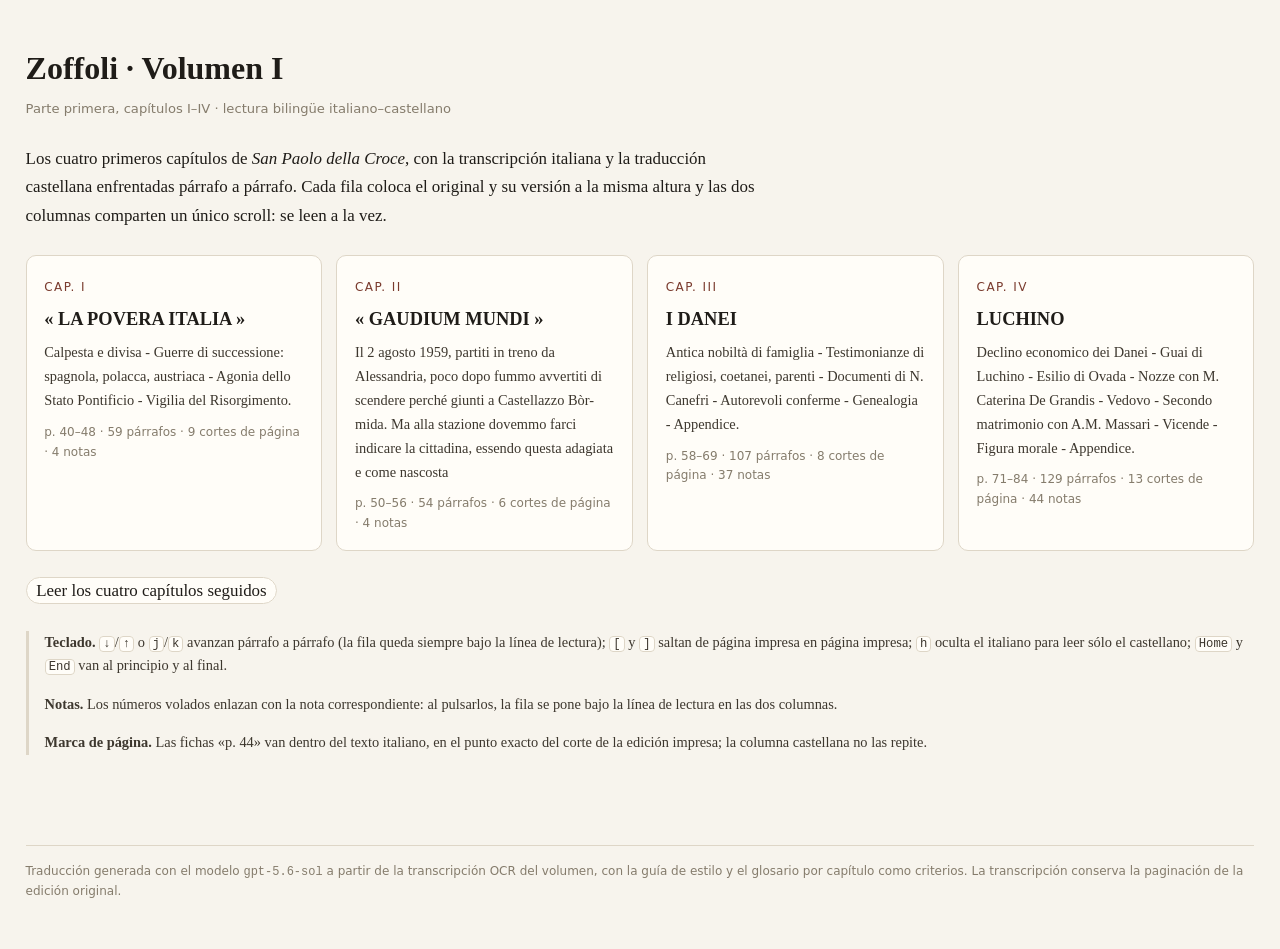
<file: index.html>
<!DOCTYPE html>
<html lang="es">
<head>
<meta charset="utf-8">
<meta name="viewport" content="width=device-width, initial-scale=1">
<title>Zoffoli · Vol. I — lectura bilingüe</title>
<link rel="stylesheet" href="assets/style.css">
</head>
<body>
<main class="wrap">
<header class="cover">
  <h1>Zoffoli · Volumen I</h1>
  <p class="sub">Parte primera, capítulos I–IV · lectura bilingüe italiano–castellano</p>
  <p class="lead">Los cuatro primeros capítulos de <em>San Paolo della Croce</em>, con la
  transcripción italiana y la traducción castellana enfrentadas párrafo a párrafo. Cada
  fila coloca el original y su versión a la misma altura y las dos columnas comparten un
  único scroll: se leen a la vez.</p>
  <div class="cards">
    <a class="card" href="006_p1_c01_la_povera_italia.html"><span class="num">CAP. I</span><h2>« LA POVERA ITALIA »</h2><p>Calpesta e divisa - Guerre di successione: spagnola, polacca, austriaca - Agonia dello Stato Pontificio - Vigilia del Risorgimento.</p><p class="stats">p. 40–48 · 59 párrafos · 9 cortes de página · 4 notas</p></a><a class="card" href="007_p1_c02_gaudium_mundi.html"><span class="num">CAP. II</span><h2>« GAUDIUM MUNDI »</h2><p>Il 2 agosto 1959, partiti in treno da Alessandria, poco dopo fummo avvertiti di scendere perché giunti a Castellazzo Bòr-mida. Ma alla stazione dovemmo farci indicare la cittadina, essendo questa adagiata e come nascosta</p><p class="stats">p. 50–56 · 54 párrafos · 6 cortes de página · 4 notas</p></a><a class="card" href="008_p1_c03_i_danei.html"><span class="num">CAP. III</span><h2>I DANEI</h2><p>Antica nobiltà di famiglia - Testimonianze di religiosi, coetanei, parenti - Documenti di N. Canefri - Autorevoli conferme - Genealogia - Appendice.</p><p class="stats">p. 58–69 · 107 párrafos · 8 cortes de página · 37 notas</p></a><a class="card" href="009_p1_c04_luchino.html"><span class="num">CAP. IV</span><h2>LUCHINO</h2><p>Declino economico dei Danei - Guai di Luchino - Esilio di Ovada - Nozze con M. Caterina De Grandis - Vedovo - Secondo matrimonio con A.M. Massari - Vicende - Figura morale - Appendice.</p><p class="stats">p. 71–84 · 129 párrafos · 13 cortes de página · 44 notas</p></a>
  </div>
  <p><a class="btn" href="completo.html">Leer los cuatro capítulos seguidos</a></p>
  <div class="howto">
    <p><strong>Teclado.</strong> <code>↓</code>/<code>↑</code> o <code>j</code>/<code>k</code> avanzan
    párrafo a párrafo (la fila queda siempre bajo la línea de lectura); <code>[</code> y
    <code>]</code> saltan de página impresa en página impresa; <code>h</code> oculta el
    italiano para leer sólo el castellano; <code>Home</code> y <code>End</code> van al
    principio y al final.</p>
    <p><strong>Notas.</strong> Los números volados enlazan con la nota correspondiente: al
    pulsarlos, la fila se pone bajo la línea de lectura en las dos columnas.</p>
    <p><strong>Marca de página.</strong> Las fichas «p. 44» van dentro del texto italiano,
    en el punto exacto del corte de la edición impresa; la columna castellana no las
    repite.</p>
  </div>
</header>
<footer class="page-foot">
  Traducción generada con el modelo <code>gpt-5.6-sol</code> a partir de la
  transcripción OCR del volumen, con la guía de estilo y el glosario por capítulo como
  criterios. La transcripción conserva la paginación de la edición original.
</footer>
</main>

<script src="assets/app.js"></script>
</body>
</html>
</file>
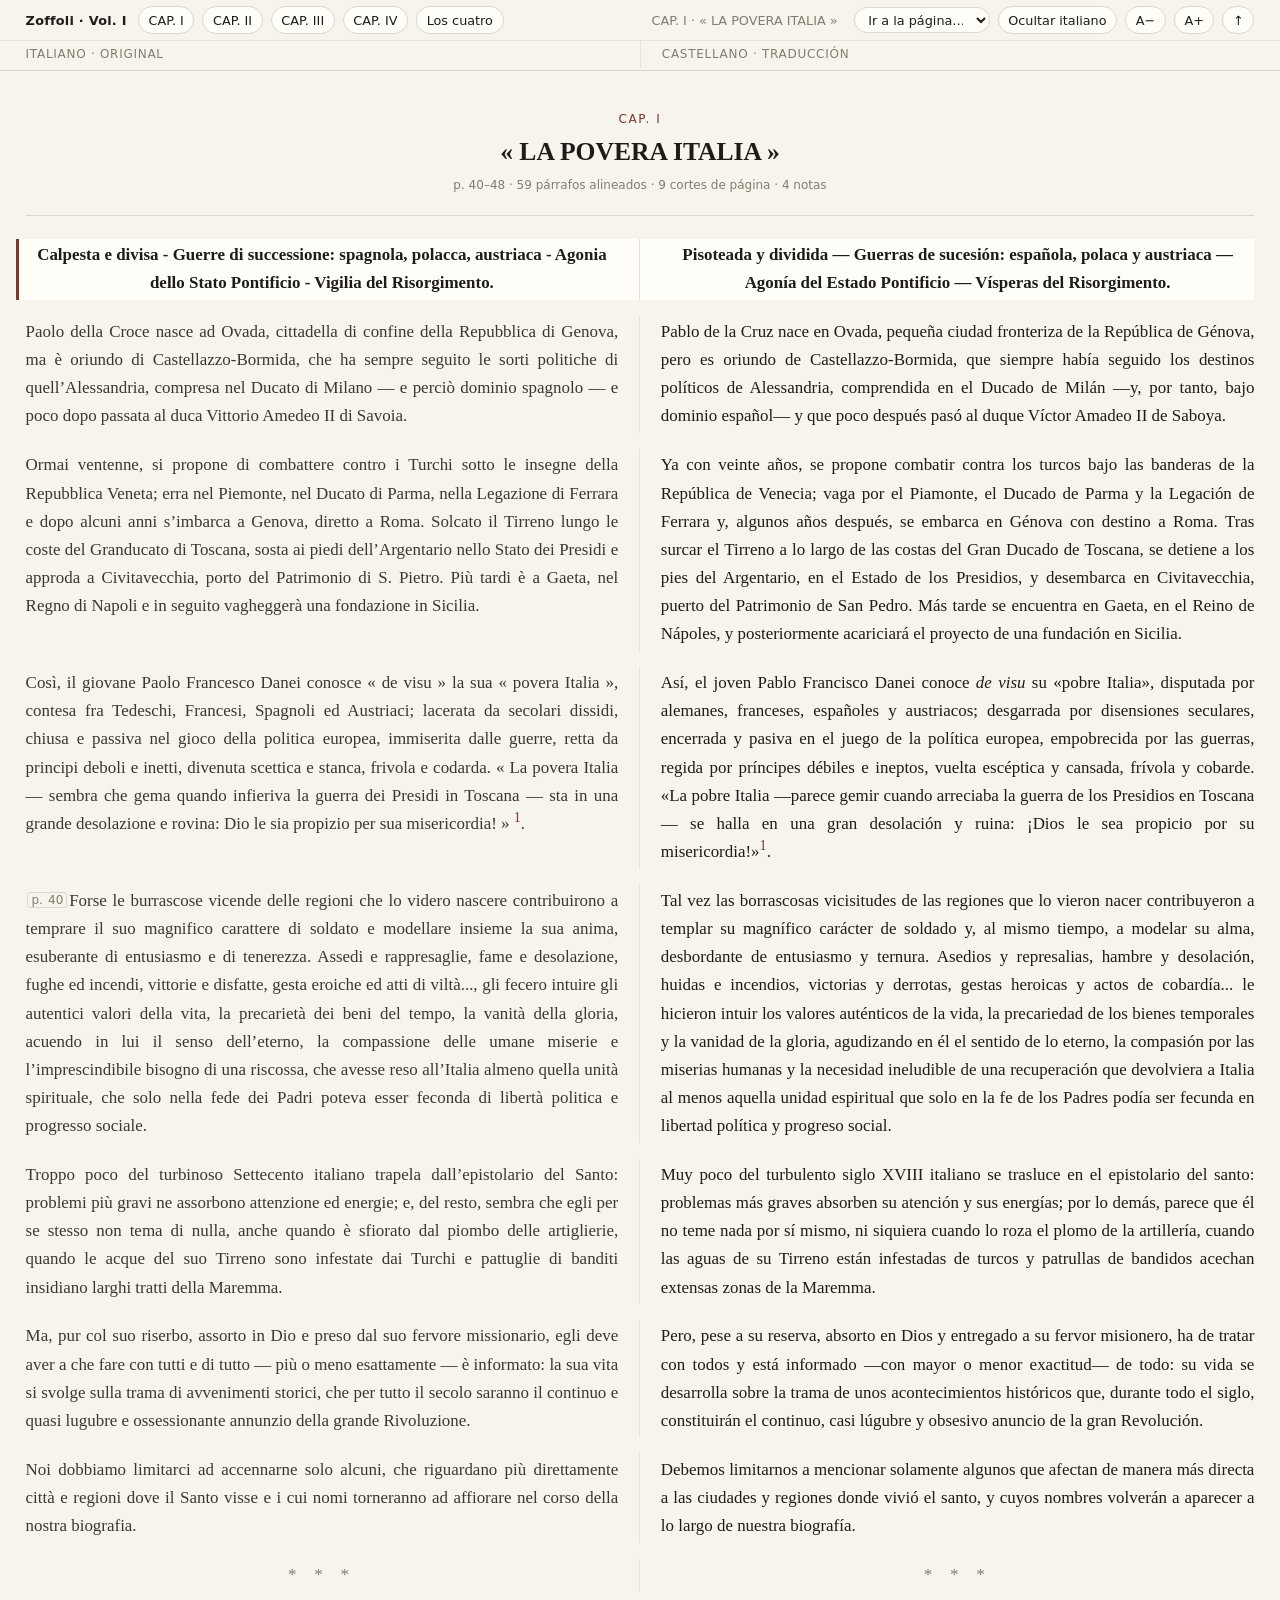
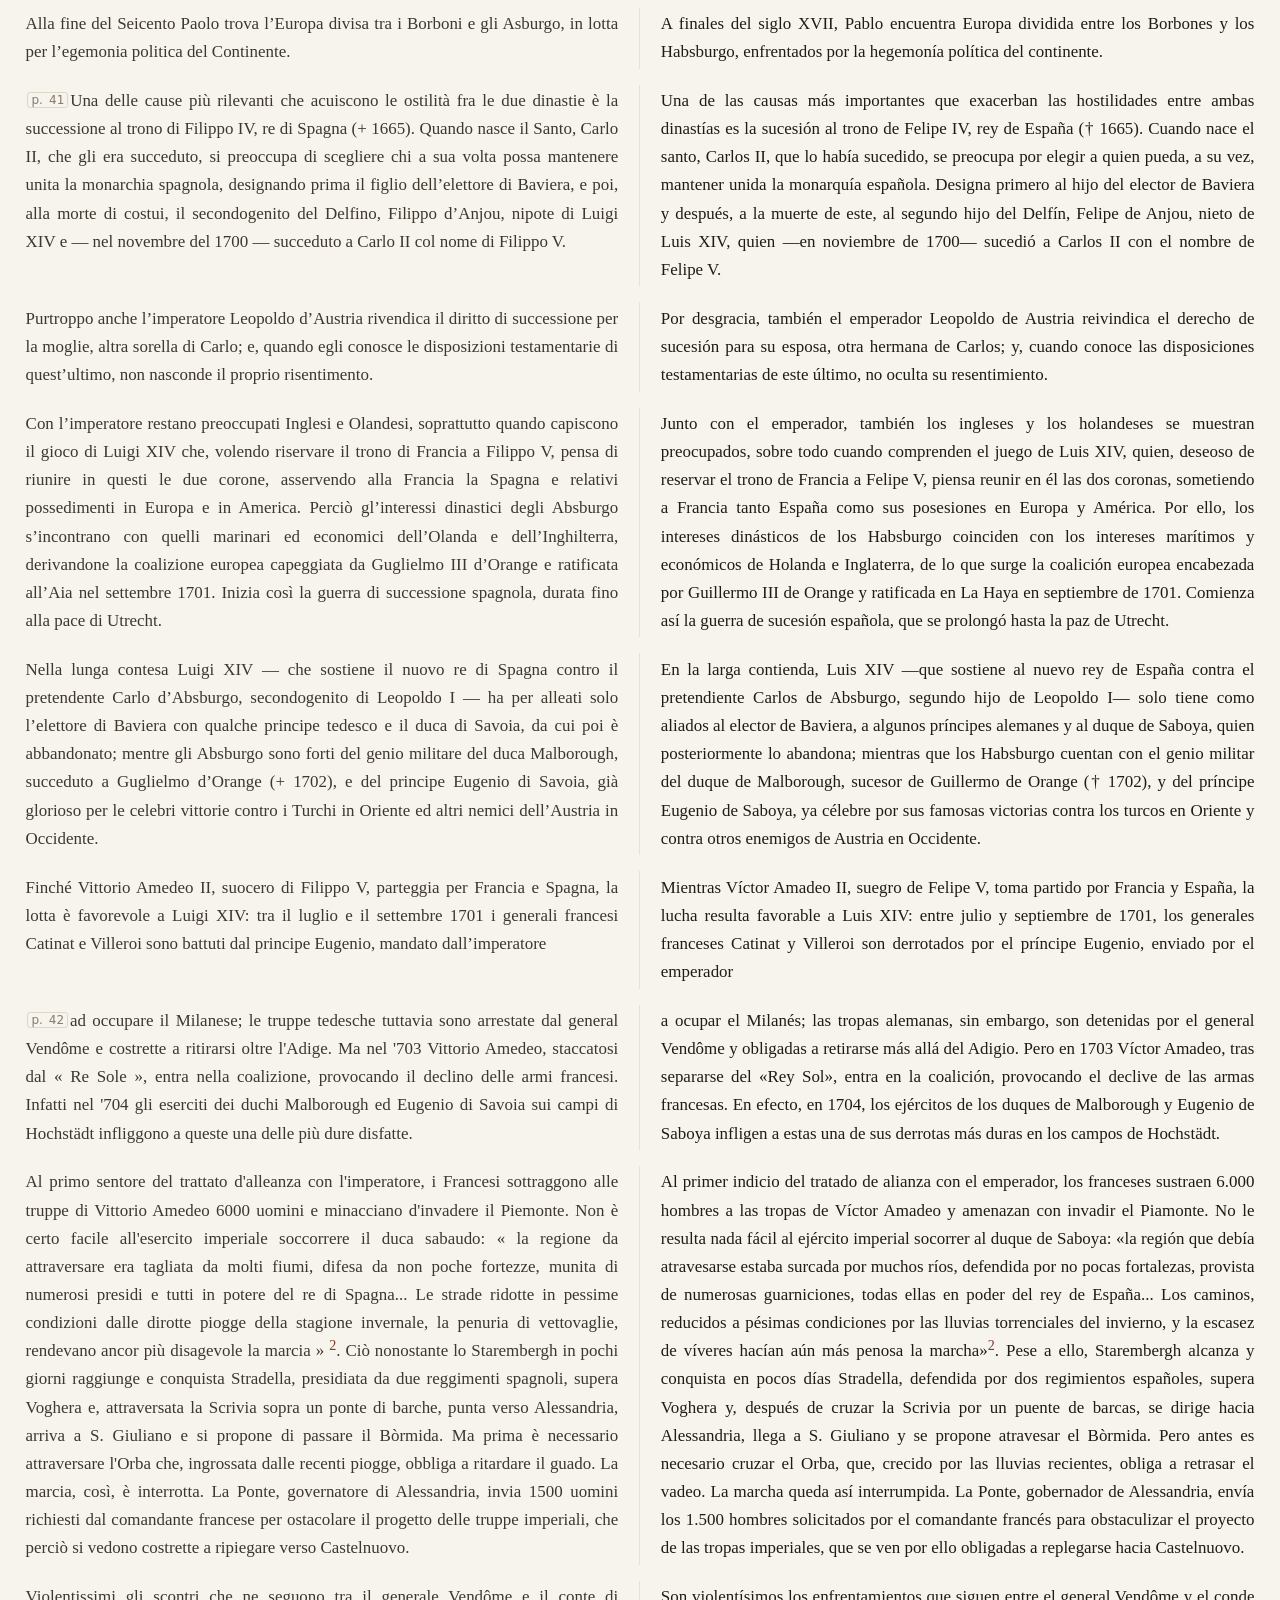
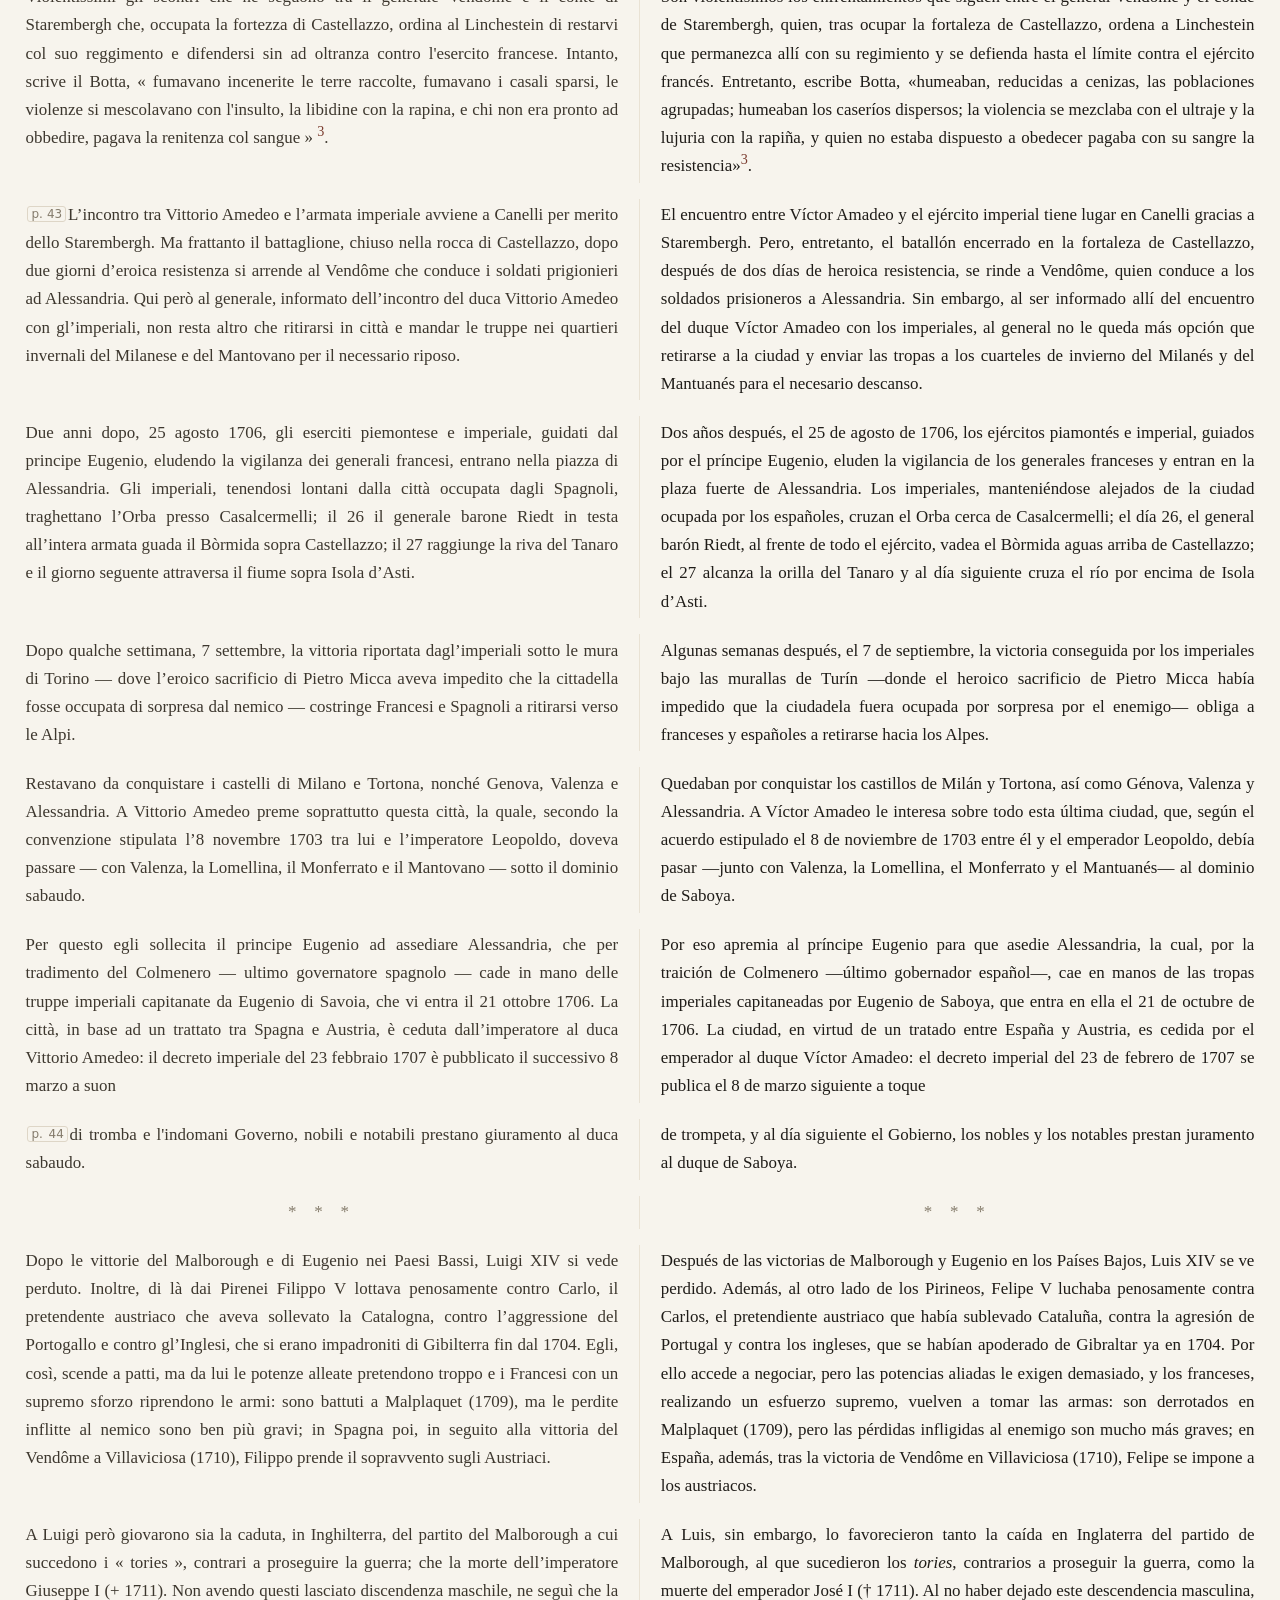
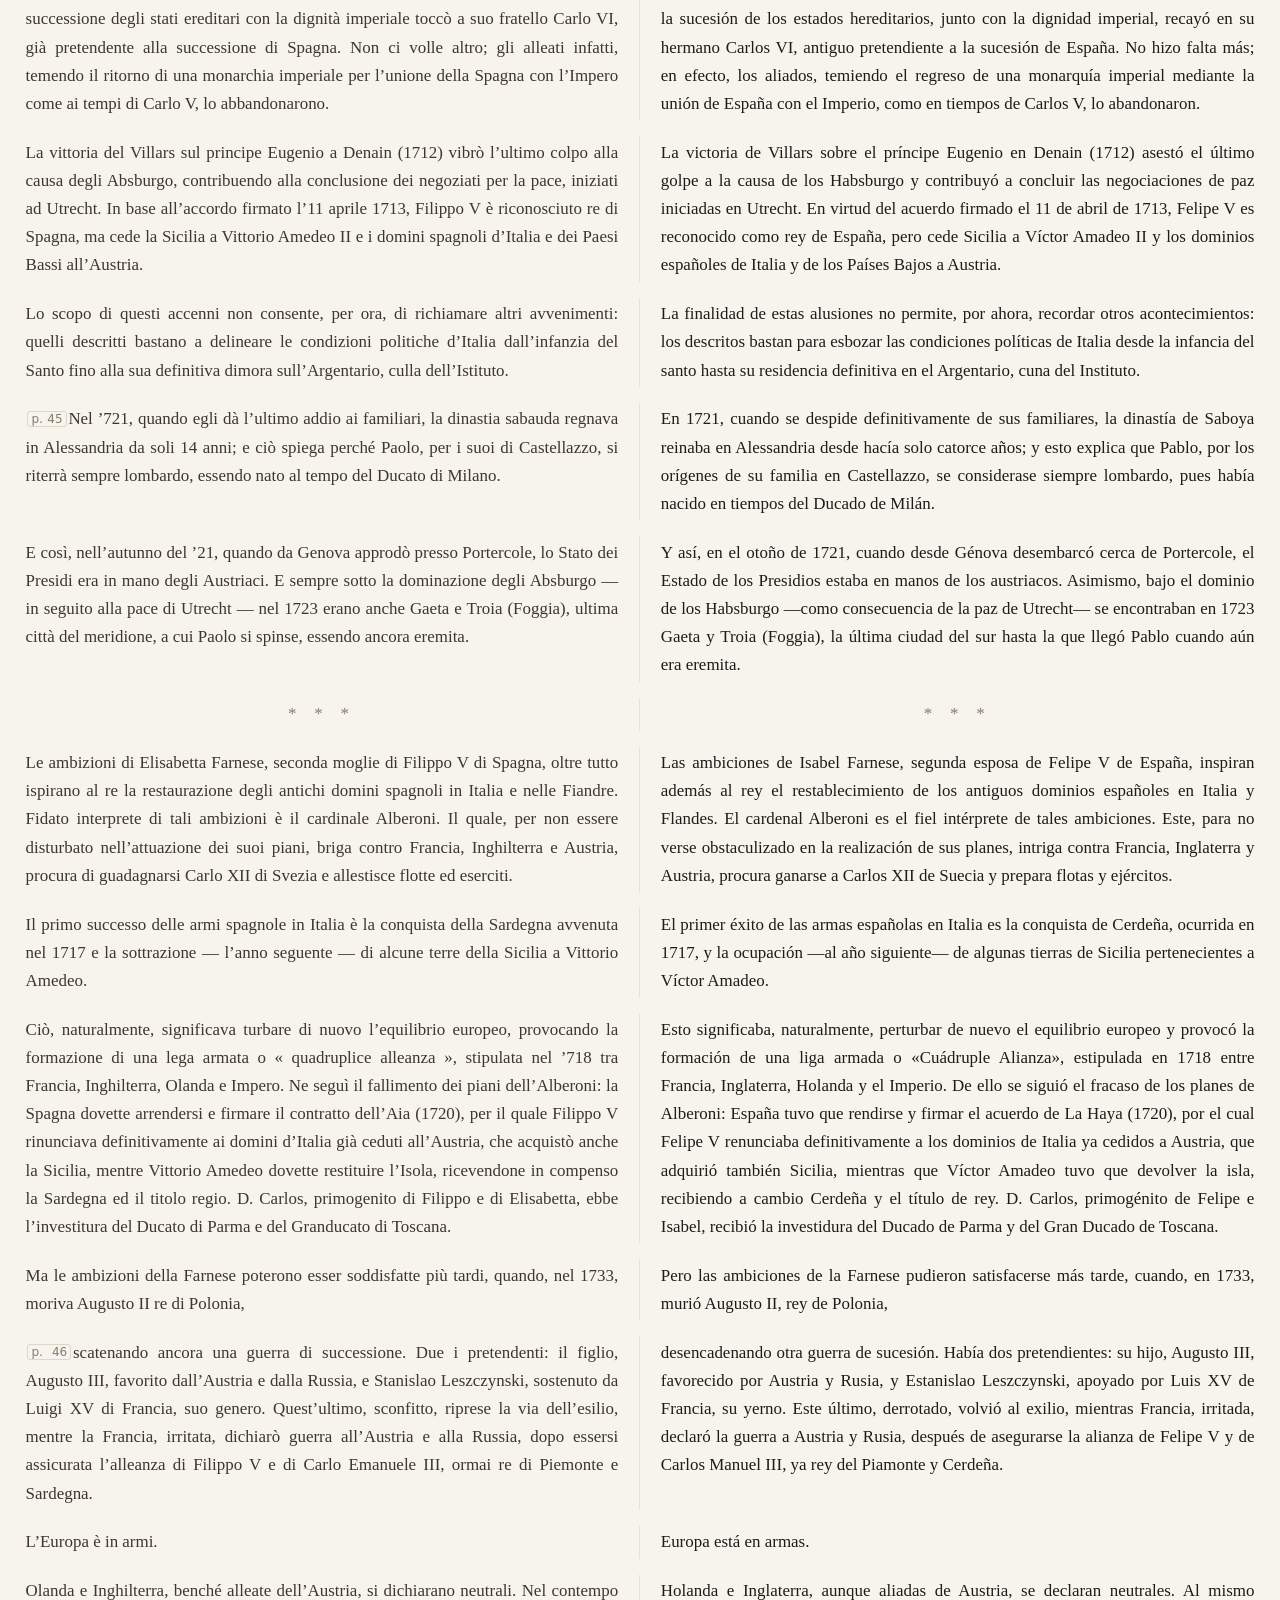
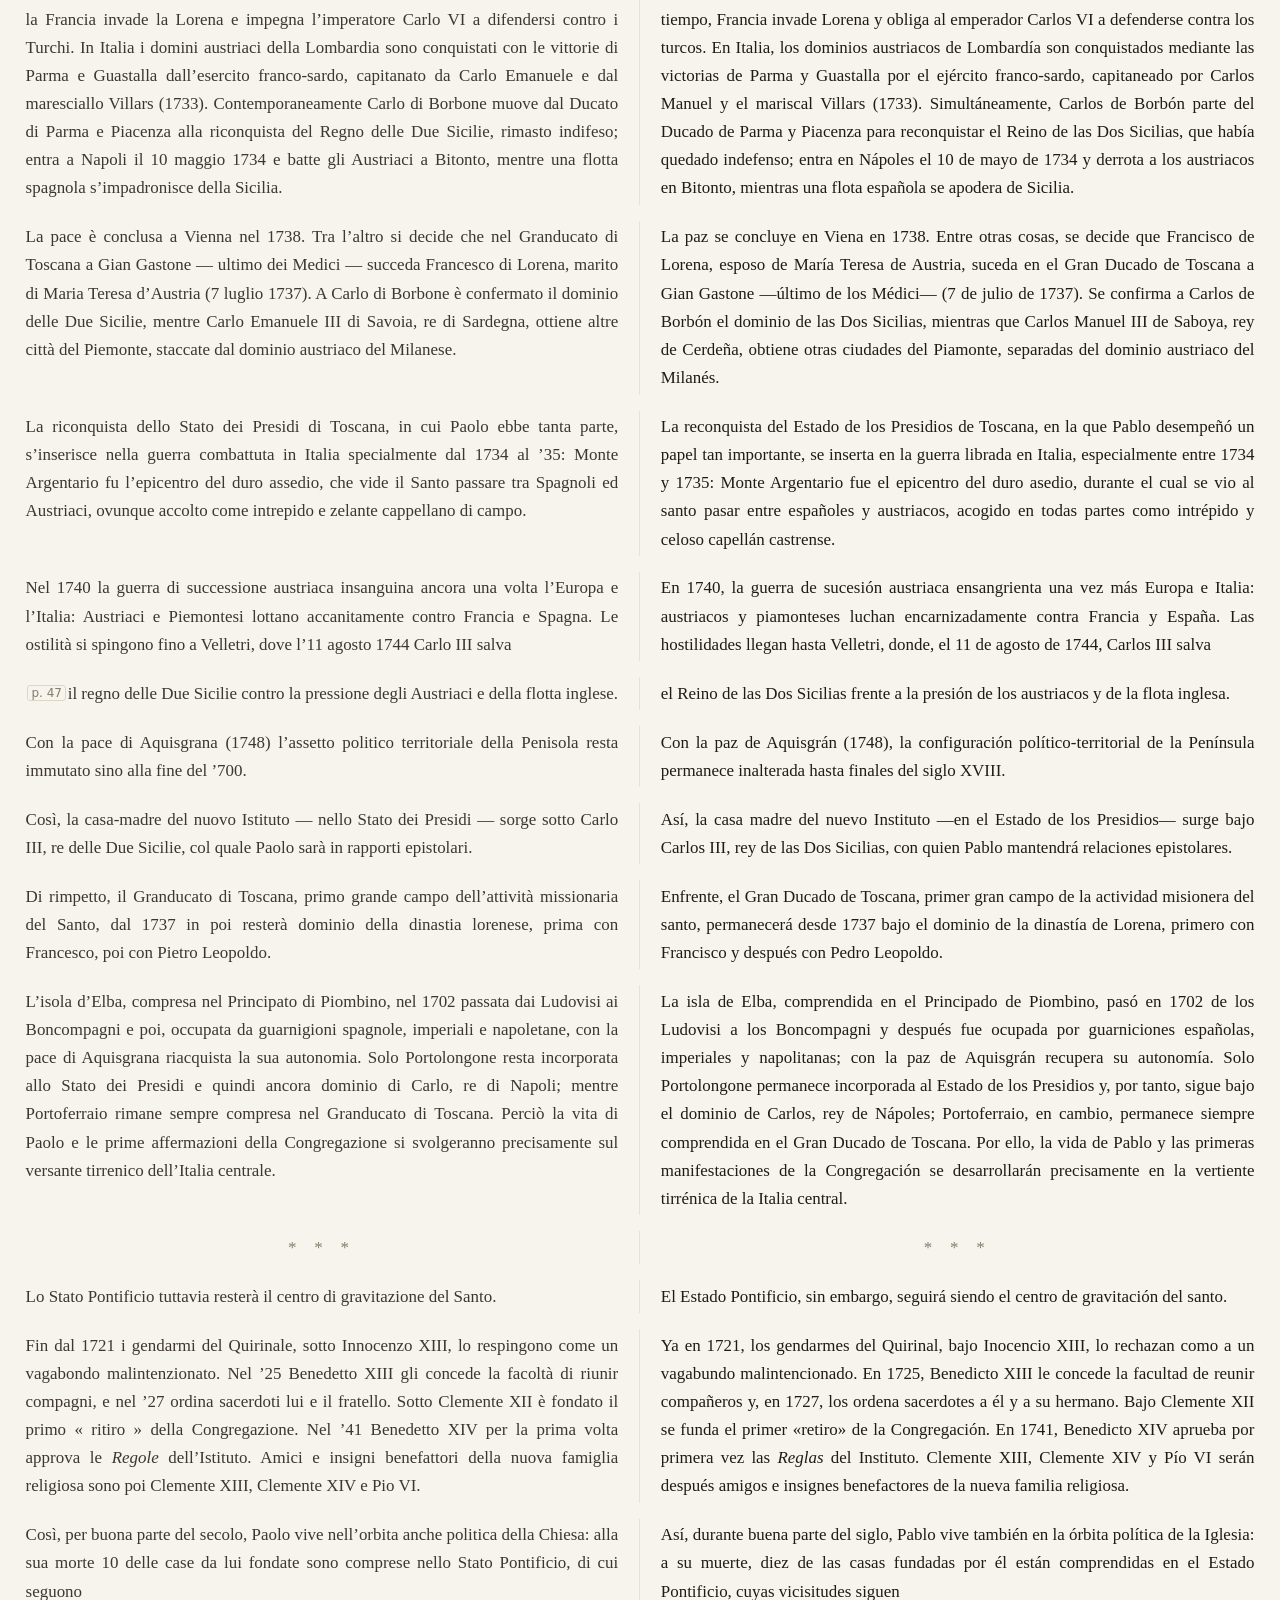
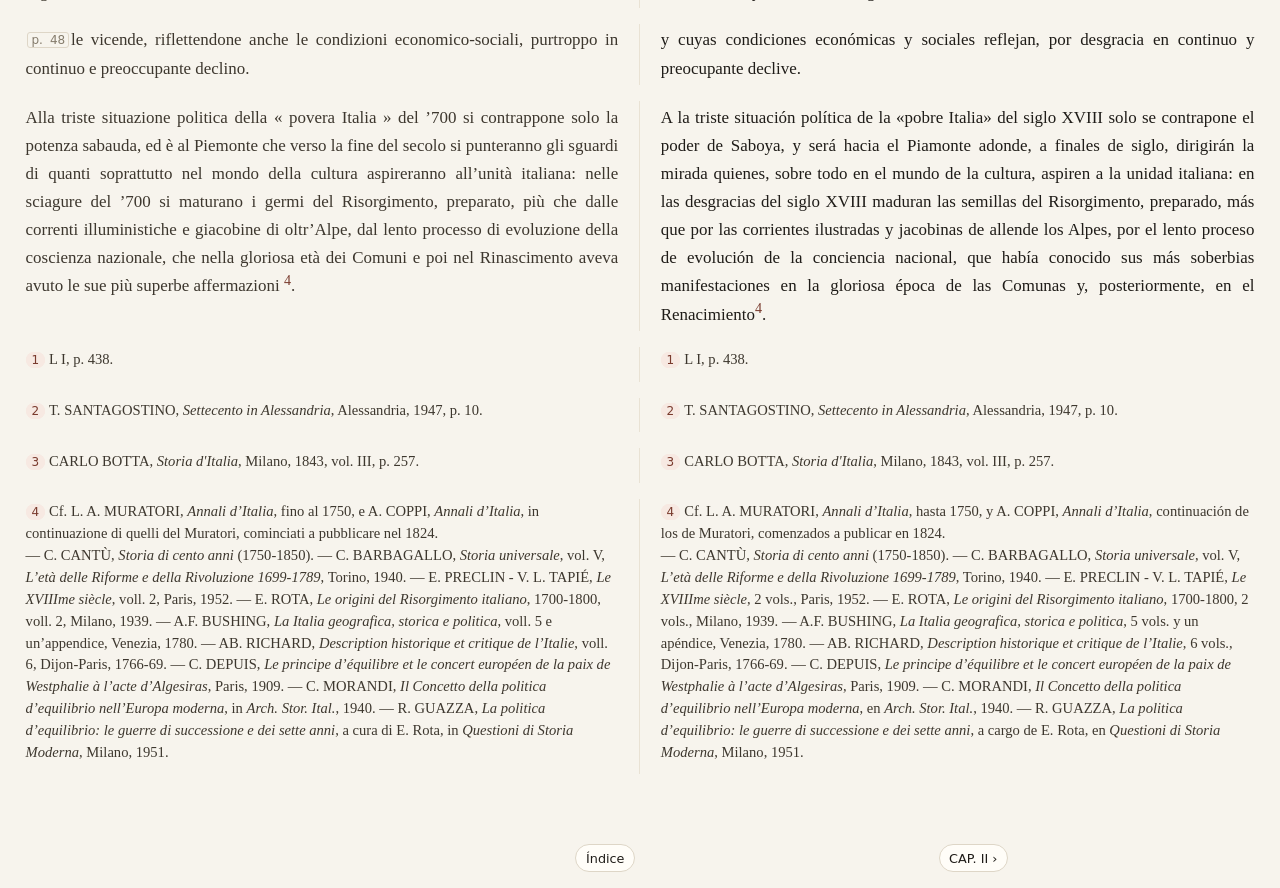
<file: 006_p1_c01_la_povera_italia.html>
<!DOCTYPE html>
<html lang="es">
<head>
<meta charset="utf-8">
<meta name="viewport" content="width=device-width, initial-scale=1">
<title>« LA POVERA ITALIA » — Zoffoli, lectura bilingüe</title>
<link rel="stylesheet" href="assets/style.css">
</head>
<body>
<div class="topbar">
  <div class="bar wrap">
    <span class="brand"><a href="index.html">Zoffoli · Vol. I</a></span>
    <a class="btn" href="006_p1_c01_la_povera_italia.html" aria-current="page">CAP. I</a><a class="btn" href="007_p1_c02_gaudium_mundi.html">CAP. II</a><a class="btn" href="008_p1_c03_i_danei.html">CAP. III</a><a class="btn" href="009_p1_c04_luchino.html">CAP. IV</a><a class="btn" href="completo.html">Los cuatro</a>
    <span class="spacer"></span>
    <span class="hud" id="hud-chapter"></span>
    <span class="hud" id="hud-page"></span>
    <select id="page-jump" title="Ir a una página impresa"><option value="">Ir a la página…</option><option value="c006-p40">p. 40</option><option value="c006-p41">p. 41</option><option value="c006-p42">p. 42</option><option value="c006-p43">p. 43</option><option value="c006-p44">p. 44</option><option value="c006-p45">p. 45</option><option value="c006-p46">p. 46</option><option value="c006-p47">p. 47</option><option value="c006-p48">p. 48</option></select>
    <button class="btn" id="toggle-src" aria-pressed="false">Ocultar italiano</button>
    <button class="btn" data-font="-0.05" title="Reducir el cuerpo de letra">A−</button>
    <button class="btn" data-font="0.05" title="Aumentar el cuerpo de letra">A+</button>
    <button class="btn" id="to-top" title="Volver arriba">↑</button>
  </div>
  <div class="colhead wrap">
    <div class="src"><span class="lang">Italiano · original</span></div>
    <div class="tgt"><span class="lang">Castellano · traducción</span></div>
  </div>
  <div class="progress"><i></i></div>
</div><main class="wrap">
<article class="chapter" data-stem="006_p1_c01_la_povera_italia">
<header class="chapter-head">
<p class="cap-label">CAP. I</p>
<h1 class="cap-title">« LA POVERA ITALIA »</h1>
<p class="cap-meta">p. 40–48 · 59 párrafos alineados · 9 cortes de página · 4 notas</p>
</header><div class="rows">
<div class="row pair" id="c006-r0" data-page="" data-ch="CAP. I · « LA POVERA ITALIA »"><div class="cell src" lang="it"><p class="ch-summary">Calpesta e divisa - Guerre di successione: spagnola, polacca, austriaca - Agonia dello Stato Pontificio - Vigilia del Risorgimento.</p></div><div class="cell tgt" lang="es"><p class="ch-summary">Pisoteada y dividida — Guerras de sucesión: española, polaca y austriaca — Agonía del Estado Pontificio — Vísperas del Risorgimento.</p></div></div>
<div class="row pair" id="c006-r1" data-page="" data-ch="CAP. I · « LA POVERA ITALIA »"><div class="cell src" lang="it"><p>Paolo della Croce nasce ad Ovada, cittadella di confine della Repubblica di Genova, ma è oriundo di Castellazzo-Bormida, che ha sempre seguito le sorti politiche di quell’Alessandria, compresa nel Ducato di Milano — e perciò dominio spagnolo — e poco dopo passata al duca Vittorio Amedeo II di Savoia.</p></div><div class="cell tgt" lang="es"><p>Pablo de la Cruz nace en Ovada, pequeña ciudad fronteriza de la República de Génova, pero es oriundo de Castellazzo-Bormida, que siempre había seguido los destinos políticos de Alessandria, comprendida en el Ducado de Milán —y, por tanto, bajo dominio español— y que poco después pasó al duque Víctor Amadeo II de Saboya.</p></div></div>
<div class="row pair" id="c006-r2" data-page="" data-ch="CAP. I · « LA POVERA ITALIA »"><div class="cell src" lang="it"><p>Ormai ventenne, si propone di combattere contro i Turchi sotto le insegne della Repubblica Veneta; erra nel Piemonte, nel Ducato di Parma, nella Legazione di Ferrara e dopo alcuni anni s’imbarca a Genova, diretto a Roma. Solcato il Tirreno lungo le coste del Granducato di Toscana, sosta ai piedi dell’Argentario nello Stato dei Presidi e approda a Civitavecchia, porto del Patrimonio di S. Pietro. Più tardi è a Gaeta, nel Regno di Napoli e in seguito vagheggerà una fondazione in Sicilia.</p></div><div class="cell tgt" lang="es"><p>Ya con veinte años, se propone combatir contra los turcos bajo las banderas de la República de Venecia; vaga por el Piamonte, el Ducado de Parma y la Legación de Ferrara y, algunos años después, se embarca en Génova con destino a Roma. Tras surcar el Tirreno a lo largo de las costas del Gran Ducado de Toscana, se detiene a los pies del Argentario, en el Estado de los Presidios, y desembarca en Civitavecchia, puerto del Patrimonio de San Pedro. Más tarde se encuentra en Gaeta, en el Reino de Nápoles, y posteriormente acariciará el proyecto de una fundación en Sicilia.</p></div></div>
<div class="row pair" id="c006-r3" data-page="" data-ch="CAP. I · « LA POVERA ITALIA »"><div class="cell src" lang="it"><p>Così, il giovane Paolo Francesco Danei conosce « de visu » la sua « povera Italia », contesa fra Tedeschi, Francesi, Spagnoli ed Austriaci; lacerata da secolari dissidi, chiusa e passiva nel gioco della politica europea, immiserita dalle guerre, retta da principi deboli e inetti, divenuta scettica e stanca, frivola e codarda. « La povera Italia — sembra che gema quando infieriva la guerra dei Presidi in Toscana — sta in una grande desolazione e rovina: Dio le sia propizio per sua misericordia! » <sup class="fnref"><a href="#c006-r62" data-jump="c006-r62">1</a><span class="fn-tip" role="tooltip">L I, p. 438.</span></sup>.</p></div><div class="cell tgt" lang="es"><p>Así, el joven Pablo Francisco Danei conoce <em>de visu</em> su «pobre Italia», disputada por alemanes, franceses, españoles y austriacos; desgarrada por disensiones seculares, encerrada y pasiva en el juego de la política europea, empobrecida por las guerras, regida por príncipes débiles e ineptos, vuelta escéptica y cansada, frívola y cobarde. «La pobre Italia —parece gemir cuando arreciaba la guerra de los Presidios en Toscana— se halla en una gran desolación y ruina: ¡Dios le sea propicio por su misericordia!»<sup class="fnref"><a href="#c006-r62" data-jump="c006-r62">1</a><span class="fn-tip" role="tooltip">L I, p. 438.</span></sup>.</p></div></div>
<div class="row pair" id="c006-r5" data-page="40" data-ch="CAP. I · « LA POVERA ITALIA »"><div class="cell src" lang="it"><p><span class="pb-inline" id="c006-p40" data-pagejump="40" title="página 40">p.&nbsp;40</span>Forse le burrascose vicende delle regioni che lo videro nascere contribuirono a temprare il suo magnifico carattere di soldato e modellare insieme la sua anima, esuberante di entusiasmo e di tenerezza. Assedi e rappresaglie, fame e desolazione, fughe ed incendi, vittorie e disfatte, gesta eroiche ed atti di viltà..., gli fecero intuire gli autentici valori della vita, la precarietà dei beni del tempo, la vanità della gloria, acuendo in lui il senso dell’eterno, la compassione delle umane miserie e l’imprescindibile bisogno di una riscossa, che avesse reso all’Italia almeno quella unità spirituale, che solo nella fede dei Padri poteva esser feconda di libertà politica e progresso sociale.</p></div><div class="cell tgt" lang="es"><p>Tal vez las borrascosas vicisitudes de las regiones que lo vieron nacer contribuyeron a templar su magnífico carácter de soldado y, al mismo tiempo, a modelar su alma, desbordante de entusiasmo y ternura. Asedios y represalias, hambre y desolación, huidas e incendios, victorias y derrotas, gestas heroicas y actos de cobardía... le hicieron intuir los valores auténticos de la vida, la precariedad de los bienes temporales y la vanidad de la gloria, agudizando en él el sentido de lo eterno, la compasión por las miserias humanas y la necesidad ineludible de una recuperación que devolviera a Italia al menos aquella unidad espiritual que solo en la fe de los Padres podía ser fecunda en libertad política y progreso social.</p></div></div>
<div class="row pair" id="c006-r6" data-page="40" data-ch="CAP. I · « LA POVERA ITALIA »"><div class="cell src" lang="it"><p>Troppo poco del turbinoso Settecento italiano trapela dall’epistolario del Santo: problemi più gravi ne assorbono attenzione ed energie; e, del resto, sembra che egli per se stesso non tema di nulla, anche quando è sfiorato dal piombo delle artiglierie, quando le acque del suo Tirreno sono infestate dai Turchi e pattuglie di banditi insidiano larghi tratti della Maremma.</p></div><div class="cell tgt" lang="es"><p>Muy poco del turbulento siglo XVIII italiano se trasluce en el epistolario del santo: problemas más graves absorben su atención y sus energías; por lo demás, parece que él no teme nada por sí mismo, ni siquiera cuando lo roza el plomo de la artillería, cuando las aguas de su Tirreno están infestadas de turcos y patrullas de bandidos acechan extensas zonas de la Maremma.</p></div></div>
<div class="row pair" id="c006-r7" data-page="40" data-ch="CAP. I · « LA POVERA ITALIA »"><div class="cell src" lang="it"><p>Ma, pur col suo riserbo, assorto in Dio e preso dal suo fervore missionario, egli deve aver a che fare con tutti e di tutto — più o meno esattamente — è informato: la sua vita si svolge sulla trama di avvenimenti storici, che per tutto il secolo saranno il continuo e quasi lugubre e ossessionante annunzio della grande Rivoluzione.</p></div><div class="cell tgt" lang="es"><p>Pero, pese a su reserva, absorto en Dios y entregado a su fervor misionero, ha de tratar con todos y está informado —con mayor o menor exactitud— de todo: su vida se desarrolla sobre la trama de unos acontecimientos históricos que, durante todo el siglo, constituirán el continuo, casi lúgubre y obsesivo anuncio de la gran Revolución.</p></div></div>
<div class="row pair" id="c006-r8" data-page="40" data-ch="CAP. I · « LA POVERA ITALIA »"><div class="cell src" lang="it"><p>Noi dobbiamo limitarci ad accennarne solo alcuni, che riguardano più direttamente città e regioni dove il Santo visse e i cui nomi torneranno ad affiorare nel corso della nostra biografia.</p></div><div class="cell tgt" lang="es"><p>Debemos limitarnos a mencionar solamente algunos que afectan de manera más directa a las ciudades y regiones donde vivió el santo, y cuyos nombres volverán a aparecer a lo largo de nuestra biografía.</p></div></div>
<div class="row pair" id="c006-r9" data-page="40" data-ch="CAP. I · « LA POVERA ITALIA »"><div class="cell src" lang="it"><hr></div><div class="cell tgt" lang="es"><hr></div></div>
<div class="row pair" id="c006-r10" data-page="40" data-ch="CAP. I · « LA POVERA ITALIA »"><div class="cell src" lang="it"><p>Alla fine del Seicento Paolo trova l’Europa divisa tra i Borboni e gli Asburgo, in lotta per l’egemonia politica del Continente.</p></div><div class="cell tgt" lang="es"><p>A finales del siglo XVII, Pablo encuentra Europa dividida entre los Borbones y los Habsburgo, enfrentados por la hegemonía política del continente.</p></div></div>
<div class="row pair" id="c006-r12" data-page="41" data-ch="CAP. I · « LA POVERA ITALIA »"><div class="cell src" lang="it"><p><span class="pb-inline" id="c006-p41" data-pagejump="41" title="página 41">p.&nbsp;41</span>Una delle cause più rilevanti che acuiscono le ostilità fra le due dinastie è la successione al trono di Filippo IV, re di Spagna (+ 1665). Quando nasce il Santo, Carlo II, che gli era succeduto, si preoccupa di scegliere chi a sua volta possa mantenere unita la monarchia spagnola, designando prima il figlio dell’elettore di Baviera, e poi, alla morte di costui, il secondogenito del Delfino, Filippo d’Anjou, nipote di Luigi XIV e — nel novembre del 1700 — succeduto a Carlo II col nome di Filippo V.</p></div><div class="cell tgt" lang="es"><p>Una de las causas más importantes que exacerban las hostilidades entre ambas dinastías es la sucesión al trono de Felipe IV, rey de España († 1665). Cuando nace el santo, Carlos II, que lo había sucedido, se preocupa por elegir a quien pueda, a su vez, mantener unida la monarquía española. Designa primero al hijo del elector de Baviera y después, a la muerte de este, al segundo hijo del Delfín, Felipe de Anjou, nieto de Luis XIV, quien —en noviembre de 1700— sucedió a Carlos II con el nombre de Felipe V.</p></div></div>
<div class="row pair" id="c006-r13" data-page="41" data-ch="CAP. I · « LA POVERA ITALIA »"><div class="cell src" lang="it"><p>Purtroppo anche l’imperatore Leopoldo d’Austria rivendica il diritto di successione per la moglie, altra sorella di Carlo; e, quando egli conosce le disposizioni testamentarie di quest’ultimo, non nasconde il proprio risentimento.</p></div><div class="cell tgt" lang="es"><p>Por desgracia, también el emperador Leopoldo de Austria reivindica el derecho de sucesión para su esposa, otra hermana de Carlos; y, cuando conoce las disposiciones testamentarias de este último, no oculta su resentimiento.</p></div></div>
<div class="row pair" id="c006-r14" data-page="41" data-ch="CAP. I · « LA POVERA ITALIA »"><div class="cell src" lang="it"><p>Con l’imperatore restano preoccupati Inglesi e Olandesi, soprattutto quando capiscono il gioco di Luigi XIV che, volendo riservare il trono di Francia a Filippo V, pensa di riunire in questi le due corone, asservendo alla Francia la Spagna e relativi possedimenti in Europa e in America. Perciò gl’interessi dinastici degli Absburgo s’incontrano con quelli marinari ed economici dell’Olanda e dell’Inghilterra, derivandone la coalizione europea capeggiata da Guglielmo III d’Orange e ratificata all’Aia nel settembre 1701. Inizia così la guerra di successione spagnola, durata fino alla pace di Utrecht.</p></div><div class="cell tgt" lang="es"><p>Junto con el emperador, también los ingleses y los holandeses se muestran preocupados, sobre todo cuando comprenden el juego de Luis XIV, quien, deseoso de reservar el trono de Francia a Felipe V, piensa reunir en él las dos coronas, sometiendo a Francia tanto España como sus posesiones en Europa y América. Por ello, los intereses dinásticos de los Habsburgo coinciden con los intereses marítimos y económicos de Holanda e Inglaterra, de lo que surge la coalición europea encabezada por Guillermo III de Orange y ratificada en La Haya en septiembre de 1701. Comienza así la guerra de sucesión española, que se prolongó hasta la paz de Utrecht.</p></div></div>
<div class="row pair" id="c006-r15" data-page="41" data-ch="CAP. I · « LA POVERA ITALIA »"><div class="cell src" lang="it"><p>Nella lunga contesa Luigi XIV — che sostiene il nuovo re di Spagna contro il pretendente Carlo d’Absburgo, secondogenito di Leopoldo I — ha per alleati solo l’elettore di Baviera con qualche principe tedesco e il duca di Savoia, da cui poi è abbandonato; mentre gli Absburgo sono forti del genio militare del duca Malborough, succeduto a Guglielmo d’Orange (+ 1702), e del principe Eugenio di Savoia, già glorioso per le celebri vittorie contro i Turchi in Oriente ed altri nemici dell’Austria in Occidente.</p></div><div class="cell tgt" lang="es"><p>En la larga contienda, Luis XIV —que sostiene al nuevo rey de España contra el pretendiente Carlos de Absburgo, segundo hijo de Leopoldo I— solo tiene como aliados al elector de Baviera, a algunos príncipes alemanes y al duque de Saboya, quien posteriormente lo abandona; mientras que los Habsburgo cuentan con el genio militar del duque de Malborough, sucesor de Guillermo de Orange († 1702), y del príncipe Eugenio de Saboya, ya célebre por sus famosas victorias contra los turcos en Oriente y contra otros enemigos de Austria en Occidente.</p></div></div>
<div class="row pair" id="c006-r16" data-page="41" data-ch="CAP. I · « LA POVERA ITALIA »"><div class="cell src" lang="it"><p>Finché Vittorio Amedeo II, suocero di Filippo V, parteggia per Francia e Spagna, la lotta è favorevole a Luigi XIV: tra il luglio e il settembre 1701 i generali francesi Catinat e Villeroi sono battuti dal principe Eugenio, mandato dall’imperatore</p></div><div class="cell tgt" lang="es"><p>Mientras Víctor Amadeo II, suegro de Felipe V, toma partido por Francia y España, la lucha resulta favorable a Luis XIV: entre julio y septiembre de 1701, los generales franceses Catinat y Villeroi son derrotados por el príncipe Eugenio, enviado por el emperador</p></div></div>
<div class="row pair" id="c006-r18" data-page="42" data-ch="CAP. I · « LA POVERA ITALIA »"><div class="cell src" lang="it"><p><span class="pb-inline" id="c006-p42" data-pagejump="42" title="página 42">p.&nbsp;42</span>ad occupare il Milanese; le truppe tedesche tuttavia sono arrestate dal general Vendôme e costrette a ritirarsi oltre l'Adige. Ma nel '703 Vittorio Amedeo, staccatosi dal « Re Sole », entra nella coalizione, provocando il declino delle armi francesi. Infatti nel '704 gli eserciti dei duchi Malborough ed Eugenio di Savoia sui campi di Hochstädt infliggono a queste una delle più dure disfatte.</p></div><div class="cell tgt" lang="es"><p>a ocupar el Milanés; las tropas alemanas, sin embargo, son detenidas por el general Vendôme y obligadas a retirarse más allá del Adigio. Pero en 1703 Víctor Amadeo, tras separarse del «Rey Sol», entra en la coalición, provocando el declive de las armas francesas. En efecto, en 1704, los ejércitos de los duques de Malborough y Eugenio de Saboya infligen a estas una de sus derrotas más duras en los campos de Hochstädt.</p></div></div>
<div class="row pair" id="c006-r19" data-page="42" data-ch="CAP. I · « LA POVERA ITALIA »"><div class="cell src" lang="it"><p>Al primo sentore del trattato d'alleanza con l'imperatore, i Francesi sottraggono alle truppe di Vittorio Amedeo 6000 uomini e minacciano d'invadere il Piemonte. Non è certo facile all'esercito imperiale soccorrere il duca sabaudo: « la regione da attraversare era tagliata da molti fiumi, difesa da non poche fortezze, munita di numerosi presidi e tutti in potere del re di Spagna... Le strade ridotte in pessime condizioni dalle dirotte piogge della stagione invernale, la penuria di vettovaglie, rendevano ancor più disagevole la marcia » <sup class="fnref"><a href="#c006-r63" data-jump="c006-r63">2</a><span class="fn-tip" role="tooltip">T. SANTAGOSTINO, <em>Settecento in Alessandria</em>, Alessandria, 1947, p. 10.</span></sup>. Ciò nonostante lo Starembergh in pochi giorni raggiunge e conquista Stradella, presidiata da due reggimenti spagnoli, supera Voghera e, attraversata la Scrivia sopra un ponte di barche, punta verso Alessandria, arriva a S. Giuliano e si propone di passare il Bòrmida. Ma prima è necessario attraversare l'Orba che, ingrossata dalle recenti piogge, obbliga a ritardare il guado. La marcia, così, è interrotta. La Ponte, governatore di Alessandria, invia 1500 uomini richiesti dal comandante francese per ostacolare il progetto delle truppe imperiali, che perciò si vedono costrette a ripiegare verso Castelnuovo.</p></div><div class="cell tgt" lang="es"><p>Al primer indicio del tratado de alianza con el emperador, los franceses sustraen 6.000 hombres a las tropas de Víctor Amadeo y amenazan con invadir el Piamonte. No le resulta nada fácil al ejército imperial socorrer al duque de Saboya: «la región que debía atravesarse estaba surcada por muchos ríos, defendida por no pocas fortalezas, provista de numerosas guarniciones, todas ellas en poder del rey de España... Los caminos, reducidos a pésimas condiciones por las lluvias torrenciales del invierno, y la escasez de víveres hacían aún más penosa la marcha»<sup class="fnref"><a href="#c006-r63" data-jump="c006-r63">2</a><span class="fn-tip" role="tooltip">T. SANTAGOSTINO, <em>Settecento in Alessandria</em>, Alessandria, 1947, p. 10.</span></sup>. Pese a ello, Starembergh alcanza y conquista en pocos días Stradella, defendida por dos regimientos españoles, supera Voghera y, después de cruzar la Scrivia por un puente de barcas, se dirige hacia Alessandria, llega a S. Giuliano y se propone atravesar el Bòrmida. Pero antes es necesario cruzar el Orba, que, crecido por las lluvias recientes, obliga a retrasar el vadeo. La marcha queda así interrumpida. La Ponte, gobernador de Alessandria, envía los 1.500 hombres solicitados por el comandante francés para obstaculizar el proyecto de las tropas imperiales, que se ven por ello obligadas a replegarse hacia Castelnuovo.</p></div></div>
<div class="row pair" id="c006-r20" data-page="42" data-ch="CAP. I · « LA POVERA ITALIA »"><div class="cell src" lang="it"><p>Violentissimi gli scontri che ne seguono tra il generale Vendôme e il conte di Starembergh che, occupata la fortezza di Castellazzo, ordina al Linchestein di restarvi col suo reggimento e difendersi sin ad oltranza contro l'esercito francese. Intanto, scrive il Botta, « fumavano incenerite le terre raccolte, fumavano i casali sparsi, le violenze si mescolavano con l'insulto, la libidine con la rapina, e chi non era pronto ad obbedire, pagava la renitenza col sangue » <sup class="fnref"><a href="#c006-r64" data-jump="c006-r64">3</a><span class="fn-tip" role="tooltip">CARLO BOTTA, <em>Storia d'Italia</em>, Milano, 1843, vol. III, p. 257.</span></sup>.</p></div><div class="cell tgt" lang="es"><p>Son violentísimos los enfrentamientos que siguen entre el general Vendôme y el conde de Starembergh, quien, tras ocupar la fortaleza de Castellazzo, ordena a Linchestein que permanezca allí con su regimiento y se defienda hasta el límite contra el ejército francés. Entretanto, escribe Botta, «humeaban, reducidas a cenizas, las poblaciones agrupadas; humeaban los caseríos dispersos; la violencia se mezclaba con el ultraje y la lujuria con la rapiña, y quien no estaba dispuesto a obedecer pagaba con su sangre la resistencia»<sup class="fnref"><a href="#c006-r64" data-jump="c006-r64">3</a><span class="fn-tip" role="tooltip">CARLO BOTTA, <em>Storia d'Italia</em>, Milano, 1843, vol. III, p. 257.</span></sup>.</p></div></div>
<div class="row pair" id="c006-r22" data-page="43" data-ch="CAP. I · « LA POVERA ITALIA »"><div class="cell src" lang="it"><p><span class="pb-inline" id="c006-p43" data-pagejump="43" title="página 43">p.&nbsp;43</span>L’incontro tra Vittorio Amedeo e l’armata imperiale avviene a Canelli per merito dello Starembergh. Ma frattanto il battaglione, chiuso nella rocca di Castellazzo, dopo due giorni d’eroica resistenza si arrende al Vendôme che conduce i soldati prigionieri ad Alessandria. Qui però al generale, informato dell’incontro del duca Vittorio Amedeo con gl’imperiali, non resta altro che ritirarsi in città e mandar le truppe nei quartieri invernali del Milanese e del Mantovano per il necessario riposo.</p></div><div class="cell tgt" lang="es"><p>El encuentro entre Víctor Amadeo y el ejército imperial tiene lugar en Canelli gracias a Starembergh. Pero, entretanto, el batallón encerrado en la fortaleza de Castellazzo, después de dos días de heroica resistencia, se rinde a Vendôme, quien conduce a los soldados prisioneros a Alessandria. Sin embargo, al ser informado allí del encuentro del duque Víctor Amadeo con los imperiales, al general no le queda más opción que retirarse a la ciudad y enviar las tropas a los cuarteles de invierno del Milanés y del Mantuanés para el necesario descanso.</p></div></div>
<div class="row pair" id="c006-r23" data-page="43" data-ch="CAP. I · « LA POVERA ITALIA »"><div class="cell src" lang="it"><p>Due anni dopo, 25 agosto 1706, gli eserciti piemontese e imperiale, guidati dal principe Eugenio, eludendo la vigilanza dei generali francesi, entrano nella piazza di Alessandria. Gli imperiali, tenendosi lontani dalla città occupata dagli Spagnoli, traghettano l’Orba presso Casalcermelli; il 26 il generale barone Riedt in testa all’intera armata guada il Bòrmida sopra Castellazzo; il 27 raggiunge la riva del Tanaro e il giorno seguente attraversa il fiume sopra Isola d’Asti.</p></div><div class="cell tgt" lang="es"><p>Dos años después, el 25 de agosto de 1706, los ejércitos piamontés e imperial, guiados por el príncipe Eugenio, eluden la vigilancia de los generales franceses y entran en la plaza fuerte de Alessandria. Los imperiales, manteniéndose alejados de la ciudad ocupada por los españoles, cruzan el Orba cerca de Casalcermelli; el día 26, el general barón Riedt, al frente de todo el ejército, vadea el Bòrmida aguas arriba de Castellazzo; el 27 alcanza la orilla del Tanaro y al día siguiente cruza el río por encima de Isola d’Asti.</p></div></div>
<div class="row pair" id="c006-r24" data-page="43" data-ch="CAP. I · « LA POVERA ITALIA »"><div class="cell src" lang="it"><p>Dopo qualche settimana, 7 settembre, la vittoria riportata dagl’imperiali sotto le mura di Torino — dove l’eroico sacrificio di Pietro Micca aveva impedito che la cittadella fosse occupata di sorpresa dal nemico — costringe Francesi e Spagnoli a ritirarsi verso le Alpi.</p></div><div class="cell tgt" lang="es"><p>Algunas semanas después, el 7 de septiembre, la victoria conseguida por los imperiales bajo las murallas de Turín —donde el heroico sacrificio de Pietro Micca había impedido que la ciudadela fuera ocupada por sorpresa por el enemigo— obliga a franceses y españoles a retirarse hacia los Alpes.</p></div></div>
<div class="row pair" id="c006-r25" data-page="43" data-ch="CAP. I · « LA POVERA ITALIA »"><div class="cell src" lang="it"><p>Restavano da conquistare i castelli di Milano e Tortona, nonché Genova, Valenza e Alessandria. A Vittorio Amedeo preme soprattutto questa città, la quale, secondo la convenzione stipulata l’8 novembre 1703 tra lui e l’imperatore Leopoldo, doveva passare — con Valenza, la Lomellina, il Monferrato e il Mantovano — sotto il dominio sabaudo.</p></div><div class="cell tgt" lang="es"><p>Quedaban por conquistar los castillos de Milán y Tortona, así como Génova, Valenza y Alessandria. A Víctor Amadeo le interesa sobre todo esta última ciudad, que, según el acuerdo estipulado el 8 de noviembre de 1703 entre él y el emperador Leopoldo, debía pasar —junto con Valenza, la Lomellina, el Monferrato y el Mantuanés— al dominio de Saboya.</p></div></div>
<div class="row pair" id="c006-r26" data-page="43" data-ch="CAP. I · « LA POVERA ITALIA »"><div class="cell src" lang="it"><p>Per questo egli sollecita il principe Eugenio ad assediare Alessandria, che per tradimento del Colmenero — ultimo governatore spagnolo — cade in mano delle truppe imperiali capitanate da Eugenio di Savoia, che vi entra il 21 ottobre 1706. La città, in base ad un trattato tra Spagna e Austria, è ceduta dall’imperatore al duca Vittorio Amedeo: il decreto imperiale del 23 febbraio 1707 è pubblicato il successivo 8 marzo a suon</p></div><div class="cell tgt" lang="es"><p>Por eso apremia al príncipe Eugenio para que asedie Alessandria, la cual, por la traición de Colmenero —último gobernador español—, cae en manos de las tropas imperiales capitaneadas por Eugenio de Saboya, que entra en ella el 21 de octubre de 1706. La ciudad, en virtud de un tratado entre España y Austria, es cedida por el emperador al duque Víctor Amadeo: el decreto imperial del 23 de febrero de 1707 se publica el 8 de marzo siguiente a toque</p></div></div>
<div class="row pair" id="c006-r28" data-page="44" data-ch="CAP. I · « LA POVERA ITALIA »"><div class="cell src" lang="it"><p><span class="pb-inline" id="c006-p44" data-pagejump="44" title="página 44">p.&nbsp;44</span>di tromba e l'indomani Governo, nobili e notabili prestano giuramento al duca sabaudo.</p></div><div class="cell tgt" lang="es"><p>de trompeta, y al día siguiente el Gobierno, los nobles y los notables prestan juramento al duque de Saboya.</p></div></div>
<div class="row pair" id="c006-r29" data-page="44" data-ch="CAP. I · « LA POVERA ITALIA »"><div class="cell src" lang="it"><hr></div><div class="cell tgt" lang="es"><hr></div></div>
<div class="row pair" id="c006-r30" data-page="44" data-ch="CAP. I · « LA POVERA ITALIA »"><div class="cell src" lang="it"><p>Dopo le vittorie del Malborough e di Eugenio nei Paesi Bassi, Luigi XIV si vede perduto. Inoltre, di là dai Pirenei Filippo V lottava penosamente contro Carlo, il pretendente austriaco che aveva sollevato la Catalogna, contro l’aggressione del Portogallo e contro gl’Inglesi, che si erano impadroniti di Gibilterra fin dal 1704. Egli, così, scende a patti, ma da lui le potenze alleate pretendono troppo e i Francesi con un supremo sforzo riprendono le armi: sono battuti a Malplaquet (1709), ma le perdite inflitte al nemico sono ben più gravi; in Spagna poi, in seguito alla vittoria del Vendôme a Villaviciosa (1710), Filippo prende il sopravvento sugli Austriaci.</p></div><div class="cell tgt" lang="es"><p>Después de las victorias de Malborough y Eugenio en los Países Bajos, Luis XIV se ve perdido. Además, al otro lado de los Pirineos, Felipe V luchaba penosamente contra Carlos, el pretendiente austriaco que había sublevado Cataluña, contra la agresión de Portugal y contra los ingleses, que se habían apoderado de Gibraltar ya en 1704. Por ello accede a negociar, pero las potencias aliadas le exigen demasiado, y los franceses, realizando un esfuerzo supremo, vuelven a tomar las armas: son derrotados en Malplaquet (1709), pero las pérdidas infligidas al enemigo son mucho más graves; en España, además, tras la victoria de Vendôme en Villaviciosa (1710), Felipe se impone a los austriacos.</p></div></div>
<div class="row pair" id="c006-r31" data-page="44" data-ch="CAP. I · « LA POVERA ITALIA »"><div class="cell src" lang="it"><p>A Luigi però giovarono sia la caduta, in Inghilterra, del partito del Malborough a cui succedono i « tories », contrari a proseguire la guerra; che la morte dell’imperatore Giuseppe I (+ 1711). Non avendo questi lasciato discendenza maschile, ne seguì che la successione degli stati ereditari con la dignità imperiale toccò a suo fratello Carlo VI, già pretendente alla successione di Spagna. Non ci volle altro; gli alleati infatti, temendo il ritorno di una monarchia imperiale per l’unione della Spagna con l’Impero come ai tempi di Carlo V, lo abbandonarono.</p></div><div class="cell tgt" lang="es"><p>A Luis, sin embargo, lo favorecieron tanto la caída en Inglaterra del partido de Malborough, al que sucedieron los <em>tories</em>, contrarios a proseguir la guerra, como la muerte del emperador José I († 1711). Al no haber dejado este descendencia masculina, la sucesión de los estados hereditarios, junto con la dignidad imperial, recayó en su hermano Carlos VI, antiguo pretendiente a la sucesión de España. No hizo falta más; en efecto, los aliados, temiendo el regreso de una monarquía imperial mediante la unión de España con el Imperio, como en tiempos de Carlos V, lo abandonaron.</p></div></div>
<div class="row pair" id="c006-r32" data-page="44" data-ch="CAP. I · « LA POVERA ITALIA »"><div class="cell src" lang="it"><p>La vittoria del Villars sul principe Eugenio a Denain (1712) vibrò l’ultimo colpo alla causa degli Absburgo, contribuendo alla conclusione dei negoziati per la pace, iniziati ad Utrecht. In base all’accordo firmato l’11 aprile 1713, Filippo V è riconosciuto re di Spagna, ma cede la Sicilia a Vittorio Amedeo II e i domini spagnoli d’Italia e dei Paesi Bassi all’Austria.</p></div><div class="cell tgt" lang="es"><p>La victoria de Villars sobre el príncipe Eugenio en Denain (1712) asestó el último golpe a la causa de los Habsburgo y contribuyó a concluir las negociaciones de paz iniciadas en Utrecht. En virtud del acuerdo firmado el 11 de abril de 1713, Felipe V es reconocido como rey de España, pero cede Sicilia a Víctor Amadeo II y los dominios españoles de Italia y de los Países Bajos a Austria.</p></div></div>
<div class="row pair" id="c006-r33" data-page="44" data-ch="CAP. I · « LA POVERA ITALIA »"><div class="cell src" lang="it"><p>Lo scopo di questi accenni non consente, per ora, di richiamare altri avvenimenti: quelli descritti bastano a delineare le condizioni politiche d’Italia dall’infanzia del Santo fino alla sua definitiva dimora sull’Argentario, culla dell’Istituto.</p></div><div class="cell tgt" lang="es"><p>La finalidad de estas alusiones no permite, por ahora, recordar otros acontecimientos: los descritos bastan para esbozar las condiciones políticas de Italia desde la infancia del santo hasta su residencia definitiva en el Argentario, cuna del Instituto.</p></div></div>
<div class="row pair" id="c006-r35" data-page="45" data-ch="CAP. I · « LA POVERA ITALIA »"><div class="cell src" lang="it"><p><span class="pb-inline" id="c006-p45" data-pagejump="45" title="página 45">p.&nbsp;45</span>Nel ’721, quando egli dà l’ultimo addio ai familiari, la dinastia sabauda regnava in Alessandria da soli 14 anni; e ciò spiega perché Paolo, per i suoi di Castellazzo, si riterrà sempre lombardo, essendo nato al tempo del Ducato di Milano.</p></div><div class="cell tgt" lang="es"><p>En 1721, cuando se despide definitivamente de sus familiares, la dinastía de Saboya reinaba en Alessandria desde hacía solo catorce años; y esto explica que Pablo, por los orígenes de su familia en Castellazzo, se considerase siempre lombardo, pues había nacido en tiempos del Ducado de Milán.</p></div></div>
<div class="row pair" id="c006-r36" data-page="45" data-ch="CAP. I · « LA POVERA ITALIA »"><div class="cell src" lang="it"><p>E così, nell’autunno del ’21, quando da Genova approdò presso Portercole, lo Stato dei Presidi era in mano degli Austriaci. E sempre sotto la dominazione degli Absburgo — in seguito alla pace di Utrecht — nel 1723 erano anche Gaeta e Troia (Foggia), ultima città del meridione, a cui Paolo si spinse, essendo ancora eremita.</p></div><div class="cell tgt" lang="es"><p>Y así, en el otoño de 1721, cuando desde Génova desembarcó cerca de Portercole, el Estado de los Presidios estaba en manos de los austriacos. Asimismo, bajo el dominio de los Habsburgo —como consecuencia de la paz de Utrecht— se encontraban en 1723 Gaeta y Troia (Foggia), la última ciudad del sur hasta la que llegó Pablo cuando aún era eremita.</p></div></div>
<div class="row pair" id="c006-r37" data-page="45" data-ch="CAP. I · « LA POVERA ITALIA »"><div class="cell src" lang="it"><hr></div><div class="cell tgt" lang="es"><hr></div></div>
<div class="row pair" id="c006-r38" data-page="45" data-ch="CAP. I · « LA POVERA ITALIA »"><div class="cell src" lang="it"><p>Le ambizioni di Elisabetta Farnese, seconda moglie di Filippo V di Spagna, oltre tutto ispirano al re la restaurazione degli antichi domini spagnoli in Italia e nelle Fiandre. Fidato interprete di tali ambizioni è il cardinale Alberoni. Il quale, per non essere disturbato nell’attuazione dei suoi piani, briga contro Francia, Inghilterra e Austria, procura di guadagnarsi Carlo XII di Svezia e allestisce flotte ed eserciti.</p></div><div class="cell tgt" lang="es"><p>Las ambiciones de Isabel Farnese, segunda esposa de Felipe V de España, inspiran además al rey el restablecimiento de los antiguos dominios españoles en Italia y Flandes. El cardenal Alberoni es el fiel intérprete de tales ambiciones. Este, para no verse obstaculizado en la realización de sus planes, intriga contra Francia, Inglaterra y Austria, procura ganarse a Carlos XII de Suecia y prepara flotas y ejércitos.</p></div></div>
<div class="row pair" id="c006-r39" data-page="45" data-ch="CAP. I · « LA POVERA ITALIA »"><div class="cell src" lang="it"><p>Il primo successo delle armi spagnole in Italia è la conquista della Sardegna avvenuta nel 1717 e la sottrazione — l’anno seguente — di alcune terre della Sicilia a Vittorio Amedeo.</p></div><div class="cell tgt" lang="es"><p>El primer éxito de las armas españolas en Italia es la conquista de Cerdeña, ocurrida en 1717, y la ocupación —al año siguiente— de algunas tierras de Sicilia pertenecientes a Víctor Amadeo.</p></div></div>
<div class="row pair" id="c006-r40" data-page="45" data-ch="CAP. I · « LA POVERA ITALIA »"><div class="cell src" lang="it"><p>Ciò, naturalmente, significava turbare di nuovo l’equilibrio europeo, provocando la formazione di una lega armata o « quadruplice alleanza », stipulata nel ’718 tra Francia, Inghilterra, Olanda e Impero. Ne seguì il fallimento dei piani dell’Alberoni: la Spagna dovette arrendersi e firmare il contratto dell’Aia (1720), per il quale Filippo V rinunciava definitivamente ai domini d’Italia già ceduti all’Austria, che acquistò anche la Sicilia, mentre Vittorio Amedeo dovette restituire l’Isola, ricevendone in compenso la Sardegna ed il titolo regio. D. Carlos, primogenito di Filippo e di Elisabetta, ebbe l’investitura del Ducato di Parma e del Granducato di Toscana.</p></div><div class="cell tgt" lang="es"><p>Esto significaba, naturalmente, perturbar de nuevo el equilibrio europeo y provocó la formación de una liga armada o «Cuádruple Alianza», estipulada en 1718 entre Francia, Inglaterra, Holanda y el Imperio. De ello se siguió el fracaso de los planes de Alberoni: España tuvo que rendirse y firmar el acuerdo de La Haya (1720), por el cual Felipe V renunciaba definitivamente a los dominios de Italia ya cedidos a Austria, que adquirió también Sicilia, mientras que Víctor Amadeo tuvo que devolver la isla, recibiendo a cambio Cerdeña y el título de rey. D. Carlos, primogénito de Felipe e Isabel, recibió la investidura del Ducado de Parma y del Gran Ducado de Toscana.</p></div></div>
<div class="row pair" id="c006-r41" data-page="45" data-ch="CAP. I · « LA POVERA ITALIA »"><div class="cell src" lang="it"><p>Ma le ambizioni della Farnese poterono esser soddisfatte più tardi, quando, nel 1733, moriva Augusto II re di Polonia,</p></div><div class="cell tgt" lang="es"><p>Pero las ambiciones de la Farnese pudieron satisfacerse más tarde, cuando, en 1733, murió Augusto II, rey de Polonia,</p></div></div>
<div class="row pair" id="c006-r43" data-page="46" data-ch="CAP. I · « LA POVERA ITALIA »"><div class="cell src" lang="it"><p><span class="pb-inline" id="c006-p46" data-pagejump="46" title="página 46">p.&nbsp;46</span>scatenando ancora una guerra di successione. Due i pretendenti: il figlio, Augusto III, favorito dall’Austria e dalla Russia, e Stanislao Leszczynski, sostenuto da Luigi XV di Francia, suo genero. Quest’ultimo, sconfitto, riprese la via dell’esilio, mentre la Francia, irritata, dichiarò guerra all’Austria e alla Russia, dopo essersi assicurata l’alleanza di Filippo V e di Carlo Emanuele III, ormai re di Piemonte e Sardegna.</p></div><div class="cell tgt" lang="es"><p>desencadenando otra guerra de sucesión. Había dos pretendientes: su hijo, Augusto III, favorecido por Austria y Rusia, y Estanislao Leszczynski, apoyado por Luis XV de Francia, su yerno. Este último, derrotado, volvió al exilio, mientras Francia, irritada, declaró la guerra a Austria y Rusia, después de asegurarse la alianza de Felipe V y de Carlos Manuel III, ya rey del Piamonte y Cerdeña.</p></div></div>
<div class="row pair" id="c006-r44" data-page="46" data-ch="CAP. I · « LA POVERA ITALIA »"><div class="cell src" lang="it"><p>L’Europa è in armi.</p></div><div class="cell tgt" lang="es"><p>Europa está en armas.</p></div></div>
<div class="row pair" id="c006-r45" data-page="46" data-ch="CAP. I · « LA POVERA ITALIA »"><div class="cell src" lang="it"><p>Olanda e Inghilterra, benché alleate dell’Austria, si dichiarano neutrali. Nel contempo la Francia invade la Lorena e impegna l’imperatore Carlo VI a difendersi contro i Turchi. In Italia i domini austriaci della Lombardia sono conquistati con le vittorie di Parma e Guastalla dall’esercito franco-sardo, capitanato da Carlo Emanuele e dal maresciallo Villars (1733). Contemporaneamente Carlo di Borbone muove dal Ducato di Parma e Piacenza alla riconquista del Regno delle Due Sicilie, rimasto indifeso; entra a Napoli il 10 maggio 1734 e batte gli Austriaci a Bitonto, mentre una flotta spagnola s’impadronisce della Sicilia.</p></div><div class="cell tgt" lang="es"><p>Holanda e Inglaterra, aunque aliadas de Austria, se declaran neutrales. Al mismo tiempo, Francia invade Lorena y obliga al emperador Carlos VI a defenderse contra los turcos. En Italia, los dominios austriacos de Lombardía son conquistados mediante las victorias de Parma y Guastalla por el ejército franco-sardo, capitaneado por Carlos Manuel y el mariscal Villars (1733). Simultáneamente, Carlos de Borbón parte del Ducado de Parma y Piacenza para reconquistar el Reino de las Dos Sicilias, que había quedado indefenso; entra en Nápoles el 10 de mayo de 1734 y derrota a los austriacos en Bitonto, mientras una flota española se apodera de Sicilia.</p></div></div>
<div class="row pair" id="c006-r46" data-page="46" data-ch="CAP. I · « LA POVERA ITALIA »"><div class="cell src" lang="it"><p>La pace è conclusa a Vienna nel 1738. Tra l’altro si decide che nel Granducato di Toscana a Gian Gastone — ultimo dei Medici — succeda Francesco di Lorena, marito di Maria Teresa d’Austria (7 luglio 1737). A Carlo di Borbone è confermato il dominio delle Due Sicilie, mentre Carlo Emanuele III di Savoia, re di Sardegna, ottiene altre città del Piemonte, staccate dal dominio austriaco del Milanese.</p></div><div class="cell tgt" lang="es"><p>La paz se concluye en Viena en 1738. Entre otras cosas, se decide que Francisco de Lorena, esposo de María Teresa de Austria, suceda en el Gran Ducado de Toscana a Gian Gastone —último de los Médici— (7 de julio de 1737). Se confirma a Carlos de Borbón el dominio de las Dos Sicilias, mientras que Carlos Manuel III de Saboya, rey de Cerdeña, obtiene otras ciudades del Piamonte, separadas del dominio austriaco del Milanés.</p></div></div>
<div class="row pair" id="c006-r47" data-page="46" data-ch="CAP. I · « LA POVERA ITALIA »"><div class="cell src" lang="it"><p>La riconquista dello Stato dei Presidi di Toscana, in cui Paolo ebbe tanta parte, s’inserisce nella guerra combattuta in Italia specialmente dal 1734 al ’35: Monte Argentario fu l’epicentro del duro assedio, che vide il Santo passare tra Spagnoli ed Austriaci, ovunque accolto come intrepido e zelante cappellano di campo.</p></div><div class="cell tgt" lang="es"><p>La reconquista del Estado de los Presidios de Toscana, en la que Pablo desempeñó un papel tan importante, se inserta en la guerra librada en Italia, especialmente entre 1734 y 1735: Monte Argentario fue el epicentro del duro asedio, durante el cual se vio al santo pasar entre españoles y austriacos, acogido en todas partes como intrépido y celoso capellán castrense.</p></div></div>
<div class="row pair" id="c006-r48" data-page="46" data-ch="CAP. I · « LA POVERA ITALIA »"><div class="cell src" lang="it"><p>Nel 1740 la guerra di successione austriaca insanguina ancora una volta l’Europa e l’Italia: Austriaci e Piemontesi lottano accanitamente contro Francia e Spagna. Le ostilità si spingono fino a Velletri, dove l’11 agosto 1744 Carlo III salva</p></div><div class="cell tgt" lang="es"><p>En 1740, la guerra de sucesión austriaca ensangrienta una vez más Europa e Italia: austriacos y piamonteses luchan encarnizadamente contra Francia y España. Las hostilidades llegan hasta Velletri, donde, el 11 de agosto de 1744, Carlos III salva</p></div></div>
<div class="row pair" id="c006-r50" data-page="47" data-ch="CAP. I · « LA POVERA ITALIA »"><div class="cell src" lang="it"><p><span class="pb-inline" id="c006-p47" data-pagejump="47" title="página 47">p.&nbsp;47</span>il regno delle Due Sicilie contro la pressione degli Austriaci e della flotta inglese.</p></div><div class="cell tgt" lang="es"><p>el Reino de las Dos Sicilias frente a la presión de los austriacos y de la flota inglesa.</p></div></div>
<div class="row pair" id="c006-r51" data-page="47" data-ch="CAP. I · « LA POVERA ITALIA »"><div class="cell src" lang="it"><p>Con la pace di Aquisgrana (1748) l’assetto politico territoriale della Penisola resta immutato sino alla fine del ’700.</p></div><div class="cell tgt" lang="es"><p>Con la paz de Aquisgrán (1748), la configuración político-territorial de la Península permanece inalterada hasta finales del siglo XVIII.</p></div></div>
<div class="row pair" id="c006-r52" data-page="47" data-ch="CAP. I · « LA POVERA ITALIA »"><div class="cell src" lang="it"><p>Così, la casa-madre del nuovo Istituto — nello Stato dei Presidi — sorge sotto Carlo III, re delle Due Sicilie, col quale Paolo sarà in rapporti epistolari.</p></div><div class="cell tgt" lang="es"><p>Así, la casa madre del nuevo Instituto —en el Estado de los Presidios— surge bajo Carlos III, rey de las Dos Sicilias, con quien Pablo mantendrá relaciones epistolares.</p></div></div>
<div class="row pair" id="c006-r53" data-page="47" data-ch="CAP. I · « LA POVERA ITALIA »"><div class="cell src" lang="it"><p>Di rimpetto, il Granducato di Toscana, primo grande campo dell’attività missionaria del Santo, dal 1737 in poi resterà dominio della dinastia lorenese, prima con Francesco, poi con Pietro Leopoldo.</p></div><div class="cell tgt" lang="es"><p>Enfrente, el Gran Ducado de Toscana, primer gran campo de la actividad misionera del santo, permanecerá desde 1737 bajo el dominio de la dinastía de Lorena, primero con Francisco y después con Pedro Leopoldo.</p></div></div>
<div class="row pair" id="c006-r54" data-page="47" data-ch="CAP. I · « LA POVERA ITALIA »"><div class="cell src" lang="it"><p>L’isola d’Elba, compresa nel Principato di Piombino, nel 1702 passata dai Ludovisi ai Boncompagni e poi, occupata da guarnigioni spagnole, imperiali e napoletane, con la pace di Aquisgrana riacquista la sua autonomia. Solo Portolongone resta incorporata allo Stato dei Presidi e quindi ancora dominio di Carlo, re di Napoli; mentre Portoferraio rimane sempre compresa nel Granducato di Toscana. Perciò la vita di Paolo e le prime affermazioni della Congregazione si svolgeranno precisamente sul versante tirrenico dell’Italia centrale.</p></div><div class="cell tgt" lang="es"><p>La isla de Elba, comprendida en el Principado de Piombino, pasó en 1702 de los Ludovisi a los Boncompagni y después fue ocupada por guarniciones españolas, imperiales y napolitanas; con la paz de Aquisgrán recupera su autonomía. Solo Portolongone permanece incorporada al Estado de los Presidios y, por tanto, sigue bajo el dominio de Carlos, rey de Nápoles; Portoferraio, en cambio, permanece siempre comprendida en el Gran Ducado de Toscana. Por ello, la vida de Pablo y las primeras manifestaciones de la Congregación se desarrollarán precisamente en la vertiente tirrénica de la Italia central.</p></div></div>
<div class="row pair" id="c006-r55" data-page="47" data-ch="CAP. I · « LA POVERA ITALIA »"><div class="cell src" lang="it"><hr></div><div class="cell tgt" lang="es"><hr></div></div>
<div class="row pair" id="c006-r56" data-page="47" data-ch="CAP. I · « LA POVERA ITALIA »"><div class="cell src" lang="it"><p>Lo Stato Pontificio tuttavia resterà il centro di gravitazione del Santo.</p></div><div class="cell tgt" lang="es"><p>El Estado Pontificio, sin embargo, seguirá siendo el centro de gravitación del santo.</p></div></div>
<div class="row pair" id="c006-r57" data-page="47" data-ch="CAP. I · « LA POVERA ITALIA »"><div class="cell src" lang="it"><p>Fin dal 1721 i gendarmi del Quirinale, sotto Innocenzo XIII, lo respingono come un vagabondo malintenzionato. Nel ’25 Benedetto XIII gli concede la facoltà di riunir compagni, e nel ’27 ordina sacerdoti lui e il fratello. Sotto Clemente XII è fondato il primo « ritiro » della Congregazione. Nel ’41 Benedetto XIV per la prima volta approva le <em>Regole</em> dell’Istituto. Amici e insigni benefattori della nuova famiglia religiosa sono poi Clemente XIII, Clemente XIV e Pio VI.</p></div><div class="cell tgt" lang="es"><p>Ya en 1721, los gendarmes del Quirinal, bajo Inocencio XIII, lo rechazan como a un vagabundo malintencionado. En 1725, Benedicto XIII le concede la facultad de reunir compañeros y, en 1727, los ordena sacerdotes a él y a su hermano. Bajo Clemente XII se funda el primer «retiro» de la Congregación. En 1741, Benedicto XIV aprueba por primera vez las <em>Reglas</em> del Instituto. Clemente XIII, Clemente XIV y Pío VI serán después amigos e insignes benefactores de la nueva familia religiosa.</p></div></div>
<div class="row pair" id="c006-r58" data-page="47" data-ch="CAP. I · « LA POVERA ITALIA »"><div class="cell src" lang="it"><p>Così, per buona parte del secolo, Paolo vive nell’orbita anche politica della Chiesa: alla sua morte 10 delle case da lui fondate sono comprese nello Stato Pontificio, di cui seguono</p></div><div class="cell tgt" lang="es"><p>Así, durante buena parte del siglo, Pablo vive también en la órbita política de la Iglesia: a su muerte, diez de las casas fundadas por él están comprendidas en el Estado Pontificio, cuyas vicisitudes siguen</p></div></div>
<div class="row pair" id="c006-r60" data-page="48" data-ch="CAP. I · « LA POVERA ITALIA »"><div class="cell src" lang="it"><p><span class="pb-inline" id="c006-p48" data-pagejump="48" title="página 48">p.&nbsp;48</span>le vicende, riflettendone anche le condizioni economico-sociali, purtroppo in continuo e preoccupante declino.</p></div><div class="cell tgt" lang="es"><p>y cuyas condiciones económicas y sociales reflejan, por desgracia en continuo y preocupante declive.</p></div></div>
<div class="row pair" id="c006-r61" data-page="48" data-ch="CAP. I · « LA POVERA ITALIA »"><div class="cell src" lang="it"><p>Alla triste situazione politica della « povera Italia » del ’700 si contrappone solo la potenza sabauda, ed è al Piemonte che verso la fine del secolo si punteranno gli sguardi di quanti soprattutto nel mondo della cultura aspireranno all’unità italiana: nelle sciagure del ’700 si maturano i germi del Risorgimento, preparato, più che dalle correnti illuministiche e giacobine di oltr’Alpe, dal lento processo di evoluzione della coscienza nazionale, che nella gloriosa età dei Comuni e poi nel Rinascimento aveva avuto le sue più superbe affermazioni <sup class="fnref"><a href="#c006-r65" data-jump="c006-r65">4</a><span class="fn-tip" role="tooltip">Cf. L. A. MURATORI, <em>Annali d’Italia</em>, fino al 1750, e A. COPPI, <em>Annali d’Italia</em>, in continuazione di quelli del Muratori, cominciati a pubblicare nel 1824.<br>— C. CANTÙ, <em>Storia di cento anni</em> (1750-1850). — C. BARBAGALLO, <em>Storia universale</em>, vol. V, <em>L’età delle Riforme e della Rivoluzione 1699-1789</em>, Torino, 1940. — E. PRECLIN - V. L. TAPIÉ, <em>Le XVIIIme siècle</em>, voll. 2, Paris, 1952. — E. ROTA, <em>Le origini del Risorgimento italiano</em>, 1700-1800, voll. 2, Milano, 1939. — A.F. BUSHING, <em>La Italia geografica, storica e politica</em>, voll. 5 e un’appendice, Venezia, 1780. — AB. RICHARD, <em>Description historique et critique de l’Italie</em>, voll. 6, Dijon-Paris, 1766-69. — C. DEPUIS, <em>Le principe d’équilibre et le concert européen de la paix de Westphalie à l’acte d’Algesiras</em>, Paris, 1909. — C. MORANDI, <em>Il Concetto della politica d’equilibrio nell’Europa moderna</em>, in <em>Arch. Stor. Ital.</em>, 1940. — R. GUAZZA, <em>La politica d’equilibrio: le guerre di successione e dei sette anni</em>, a cura di E. Rota, in <em>Questioni di Storia Moderna</em>, Milano, 1951.</span></sup>.</p></div><div class="cell tgt" lang="es"><p>A la triste situación política de la «pobre Italia» del siglo XVIII solo se contrapone el poder de Saboya, y será hacia el Piamonte adonde, a finales de siglo, dirigirán la mirada quienes, sobre todo en el mundo de la cultura, aspiren a la unidad italiana: en las desgracias del siglo XVIII maduran las semillas del Risorgimento, preparado, más que por las corrientes ilustradas y jacobinas de allende los Alpes, por el lento proceso de evolución de la conciencia nacional, que había conocido sus más soberbias manifestaciones en la gloriosa época de las Comunas y, posteriormente, en el Renacimiento<sup class="fnref"><a href="#c006-r65" data-jump="c006-r65">4</a><span class="fn-tip" role="tooltip">Cf. L. A. MURATORI, <em>Annali d’Italia</em>, hasta 1750, y A. COPPI, <em>Annali d’Italia</em>, continuación de los de Muratori, comenzados a publicar en 1824.<br>— C. CANTÙ, <em>Storia di cento anni</em> (1750-1850). — C. BARBAGALLO, <em>Storia universale</em>, vol. V, <em>L’età delle Riforme e della Rivoluzione 1699-1789</em>, Torino, 1940. — E. PRECLIN - V. L. TAPIÉ, <em>Le XVIIIme siècle</em>, 2 vols., Paris, 1952. — E. ROTA, <em>Le origini del Risorgimento italiano</em>, 1700-1800, 2 vols., Milano, 1939. — A.F. BUSHING, <em>La Italia geografica, storica e politica</em>, 5 vols. y un apéndice, Venezia, 1780. — AB. RICHARD, <em>Description historique et critique de l’Italie</em>, 6 vols., Dijon-Paris, 1766-69. — C. DEPUIS, <em>Le principe d’équilibre et le concert européen de la paix de Westphalie à l’acte d’Algesiras</em>, Paris, 1909. — C. MORANDI, <em>Il Concetto della politica d’equilibrio nell’Europa moderna</em>, en <em>Arch. Stor. Ital.</em>, 1940. — R. GUAZZA, <em>La politica d’equilibrio: le guerre di successione e dei sette anni</em>, a cargo de E. Rota, en <em>Questioni di Storia Moderna</em>, Milano, 1951.</span></sup>.</p></div></div>
<div class="row pair" id="c006-r62" data-page="48" data-ch="CAP. I · « LA POVERA ITALIA »"><div class="cell src" lang="it"><aside class="note" id="c006-note-it-1"><p><span class="note-label">1</span>L I, p. 438.</p></aside></div><div class="cell tgt" lang="es"><aside class="note" id="c006-note-es-1"><p><span class="note-label">1</span>L I, p. 438.</p></aside></div></div>
<div class="row pair" id="c006-r63" data-page="48" data-ch="CAP. I · « LA POVERA ITALIA »"><div class="cell src" lang="it"><aside class="note" id="c006-note-it-2"><p><span class="note-label">2</span>T. SANTAGOSTINO, <em>Settecento in Alessandria</em>, Alessandria, 1947, p. 10.</p></aside></div><div class="cell tgt" lang="es"><aside class="note" id="c006-note-es-2"><p><span class="note-label">2</span>T. SANTAGOSTINO, <em>Settecento in Alessandria</em>, Alessandria, 1947, p. 10.</p></aside></div></div>
<div class="row pair" id="c006-r64" data-page="48" data-ch="CAP. I · « LA POVERA ITALIA »"><div class="cell src" lang="it"><aside class="note" id="c006-note-it-3"><p><span class="note-label">3</span>CARLO BOTTA, <em>Storia d'Italia</em>, Milano, 1843, vol. III, p. 257.</p></aside></div><div class="cell tgt" lang="es"><aside class="note" id="c006-note-es-3"><p><span class="note-label">3</span>CARLO BOTTA, <em>Storia d'Italia</em>, Milano, 1843, vol. III, p. 257.</p></aside></div></div>
<div class="row pair" id="c006-r65" data-page="48" data-ch="CAP. I · « LA POVERA ITALIA »"><div class="cell src" lang="it"><aside class="note" id="c006-note-it-4"><p><span class="note-label">4</span>Cf. L. A. MURATORI, <em>Annali d’Italia</em>, fino al 1750, e A. COPPI, <em>Annali d’Italia</em>, in continuazione di quelli del Muratori, cominciati a pubblicare nel 1824.<br>— C. CANTÙ, <em>Storia di cento anni</em> (1750-1850). — C. BARBAGALLO, <em>Storia universale</em>, vol. V, <em>L’età delle Riforme e della Rivoluzione 1699-1789</em>, Torino, 1940. — E. PRECLIN - V. L. TAPIÉ, <em>Le XVIIIme siècle</em>, voll. 2, Paris, 1952. — E. ROTA, <em>Le origini del Risorgimento italiano</em>, 1700-1800, voll. 2, Milano, 1939. — A.F. BUSHING, <em>La Italia geografica, storica e politica</em>, voll. 5 e un’appendice, Venezia, 1780. — AB. RICHARD, <em>Description historique et critique de l’Italie</em>, voll. 6, Dijon-Paris, 1766-69. — C. DEPUIS, <em>Le principe d’équilibre et le concert européen de la paix de Westphalie à l’acte d’Algesiras</em>, Paris, 1909. — C. MORANDI, <em>Il Concetto della politica d’equilibrio nell’Europa moderna</em>, in <em>Arch. Stor. Ital.</em>, 1940. — R. GUAZZA, <em>La politica d’equilibrio: le guerre di successione e dei sette anni</em>, a cura di E. Rota, in <em>Questioni di Storia Moderna</em>, Milano, 1951.</p></aside></div><div class="cell tgt" lang="es"><aside class="note" id="c006-note-es-4"><p><span class="note-label">4</span>Cf. L. A. MURATORI, <em>Annali d’Italia</em>, hasta 1750, y A. COPPI, <em>Annali d’Italia</em>, continuación de los de Muratori, comenzados a publicar en 1824.<br>— C. CANTÙ, <em>Storia di cento anni</em> (1750-1850). — C. BARBAGALLO, <em>Storia universale</em>, vol. V, <em>L’età delle Riforme e della Rivoluzione 1699-1789</em>, Torino, 1940. — E. PRECLIN - V. L. TAPIÉ, <em>Le XVIIIme siècle</em>, 2 vols., Paris, 1952. — E. ROTA, <em>Le origini del Risorgimento italiano</em>, 1700-1800, 2 vols., Milano, 1939. — A.F. BUSHING, <em>La Italia geografica, storica e politica</em>, 5 vols. y un apéndice, Venezia, 1780. — AB. RICHARD, <em>Description historique et critique de l’Italie</em>, 6 vols., Dijon-Paris, 1766-69. — C. DEPUIS, <em>Le principe d’équilibre et le concert européen de la paix de Westphalie à l’acte d’Algesiras</em>, Paris, 1909. — C. MORANDI, <em>Il Concetto della politica d’equilibrio nell’Europa moderna</em>, en <em>Arch. Stor. Ital.</em>, 1940. — R. GUAZZA, <em>La politica d’equilibrio: le guerre di successione e dei sette anni</em>, a cargo de E. Rota, en <em>Questioni di Storia Moderna</em>, Milano, 1951.</p></aside></div></div>
</div>
</article>
<nav class="pager"><span></span><a class="btn" href="index.html">Índice</a><a class="btn" href="007_p1_c02_gaudium_mundi.html">CAP. II ›</a></nav>
</main>


<script src="assets/app.js"></script>
</body>
</html>
</file>
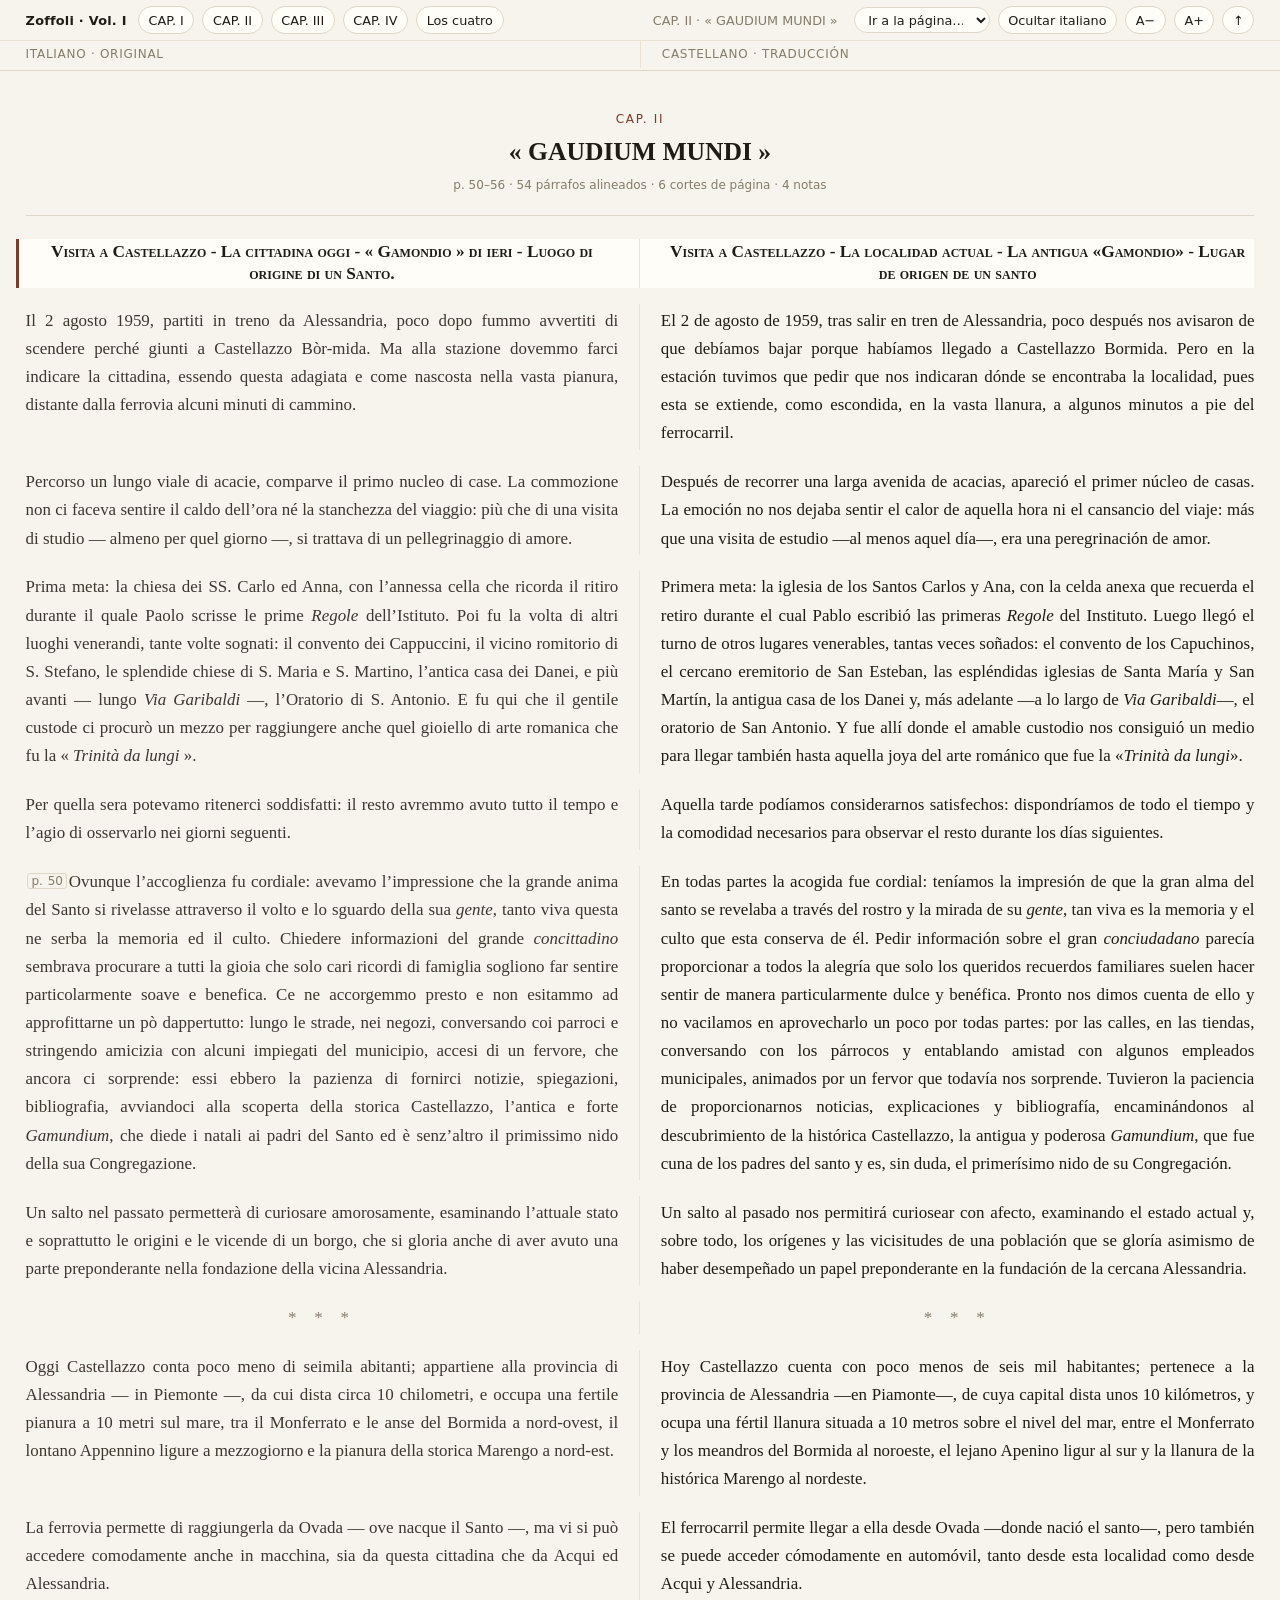
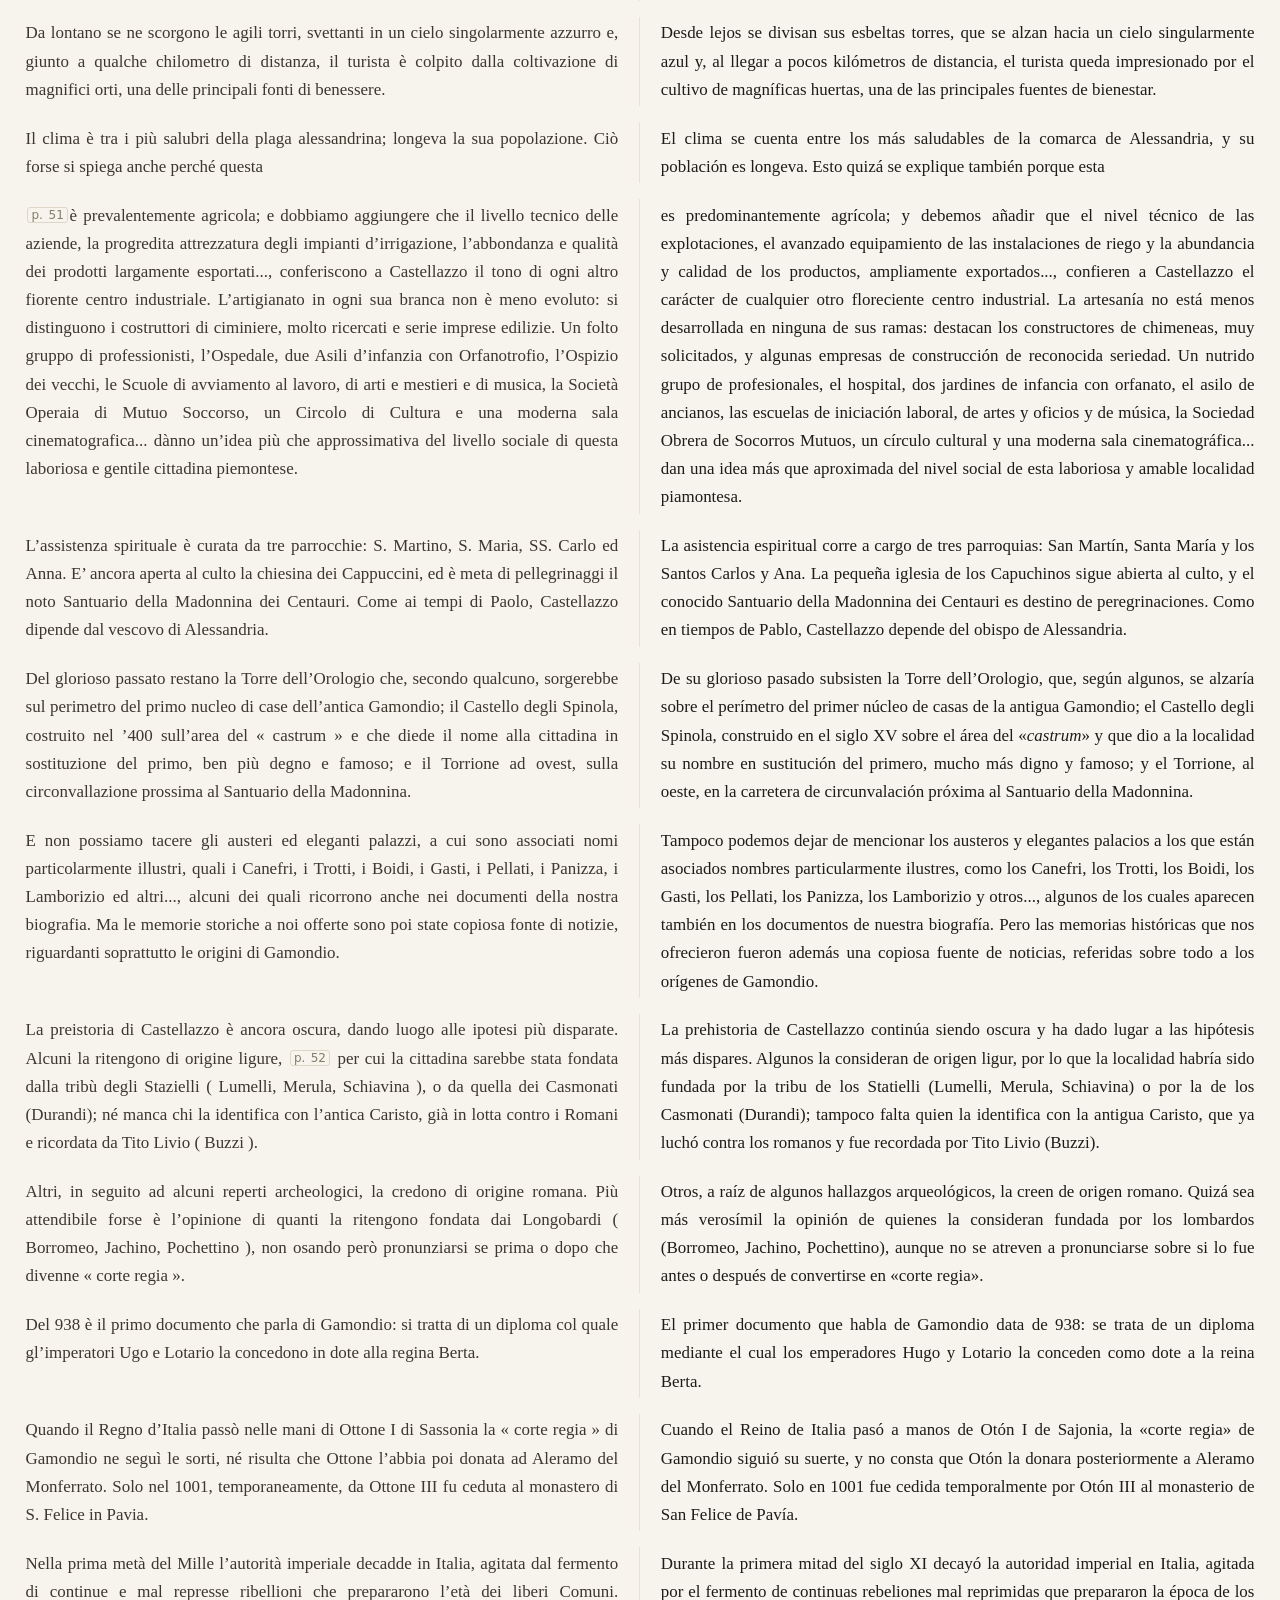
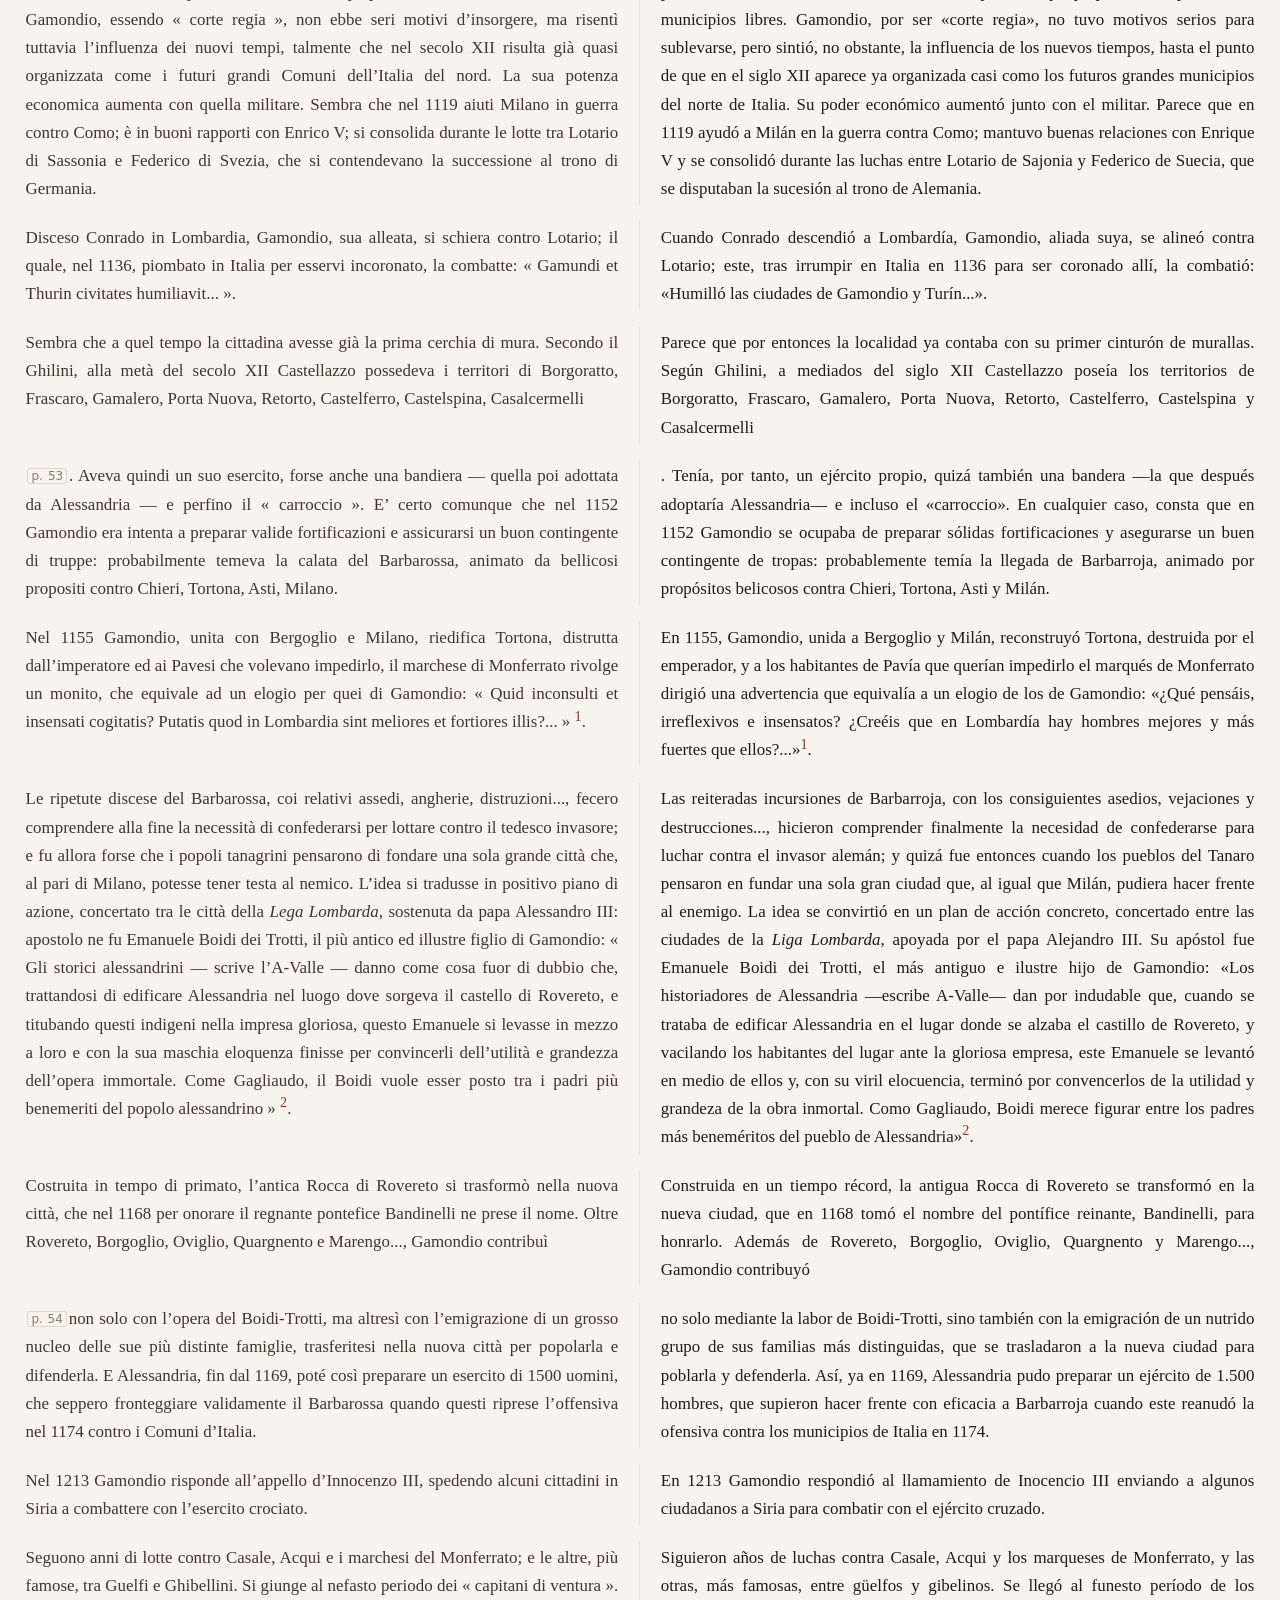
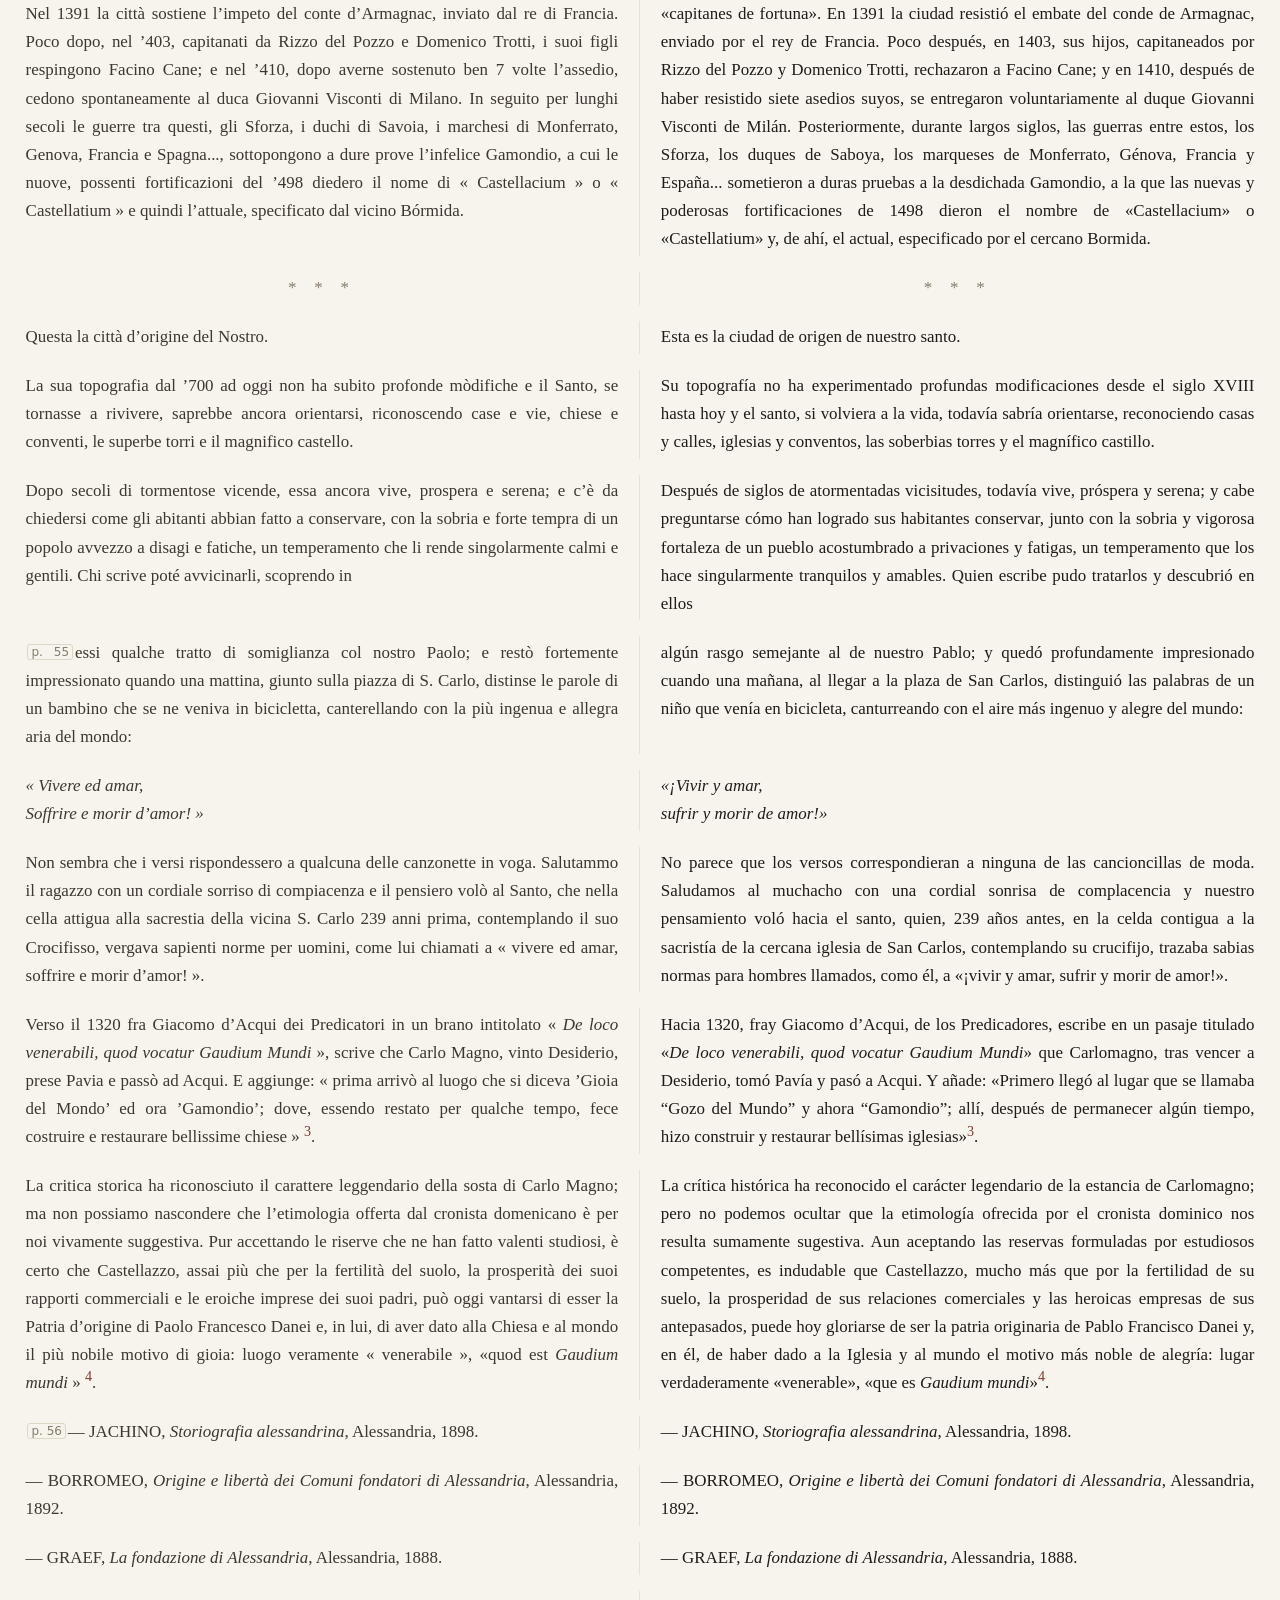
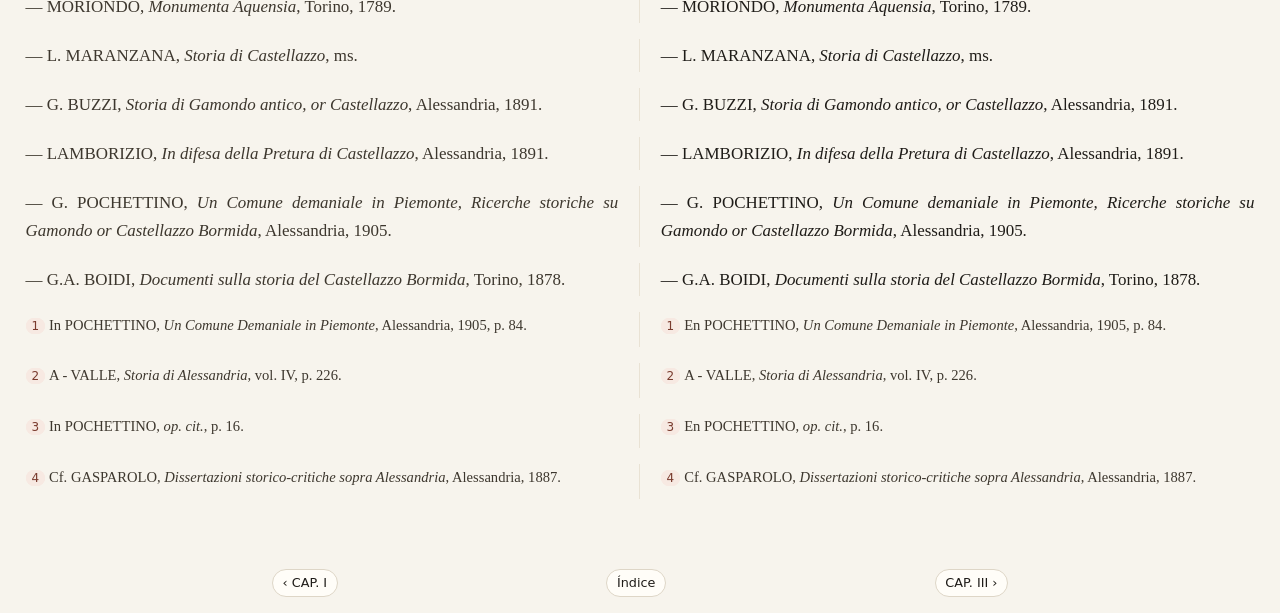
<file: 007_p1_c02_gaudium_mundi.html>
<!DOCTYPE html>
<html lang="es">
<head>
<meta charset="utf-8">
<meta name="viewport" content="width=device-width, initial-scale=1">
<title>« GAUDIUM MUNDI » — Zoffoli, lectura bilingüe</title>
<link rel="stylesheet" href="assets/style.css">
</head>
<body>
<div class="topbar">
  <div class="bar wrap">
    <span class="brand"><a href="index.html">Zoffoli · Vol. I</a></span>
    <a class="btn" href="006_p1_c01_la_povera_italia.html">CAP. I</a><a class="btn" href="007_p1_c02_gaudium_mundi.html" aria-current="page">CAP. II</a><a class="btn" href="008_p1_c03_i_danei.html">CAP. III</a><a class="btn" href="009_p1_c04_luchino.html">CAP. IV</a><a class="btn" href="completo.html">Los cuatro</a>
    <span class="spacer"></span>
    <span class="hud" id="hud-chapter"></span>
    <span class="hud" id="hud-page"></span>
    <select id="page-jump" title="Ir a una página impresa"><option value="">Ir a la página…</option><option value="c007-p50">p. 50</option><option value="c007-p51">p. 51</option><option value="c007-p53">p. 53</option><option value="c007-p54">p. 54</option><option value="c007-p55">p. 55</option><option value="c007-p56">p. 56</option></select>
    <button class="btn" id="toggle-src" aria-pressed="false">Ocultar italiano</button>
    <button class="btn" data-font="-0.05" title="Reducir el cuerpo de letra">A−</button>
    <button class="btn" data-font="0.05" title="Aumentar el cuerpo de letra">A+</button>
    <button class="btn" id="to-top" title="Volver arriba">↑</button>
  </div>
  <div class="colhead wrap">
    <div class="src"><span class="lang">Italiano · original</span></div>
    <div class="tgt"><span class="lang">Castellano · traducción</span></div>
  </div>
  <div class="progress"><i></i></div>
</div><main class="wrap">
<article class="chapter" data-stem="007_p1_c02_gaudium_mundi">
<header class="chapter-head">
<p class="cap-label">CAP. II</p>
<h1 class="cap-title">« GAUDIUM MUNDI »</h1>
<p class="cap-meta">p. 50–56 · 54 párrafos alineados · 6 cortes de página · 4 notas</p>
</header><div class="rows">
<div class="row pair" id="c007-r0" data-page="" data-ch="CAP. II · « GAUDIUM MUNDI »"><div class="cell src" lang="it"><h3 class="ch-summary">Visita a Castellazzo - La cittadina oggi - « Gamondio » di ieri - Luogo di origine di un Santo.</h3></div><div class="cell tgt" lang="es"><h3 class="ch-summary">Visita a Castellazzo - La localidad actual - La antigua «Gamondio» - Lugar de origen de un santo</h3></div></div>
<div class="row pair" id="c007-r1" data-page="" data-ch="CAP. II · « GAUDIUM MUNDI »"><div class="cell src" lang="it"><p>Il 2 agosto 1959, partiti in treno da Alessandria, poco dopo fummo avvertiti di scendere perché giunti a Castellazzo Bòr-mida. Ma alla stazione dovemmo farci indicare la cittadina, essendo questa adagiata e come nascosta nella vasta pianura, distante dalla ferrovia alcuni minuti di cammino.</p></div><div class="cell tgt" lang="es"><p>El 2 de agosto de 1959, tras salir en tren de Alessandria, poco después nos avisaron de que debíamos bajar porque habíamos llegado a Castellazzo Bormida. Pero en la estación tuvimos que pedir que nos indicaran dónde se encontraba la localidad, pues esta se extiende, como escondida, en la vasta llanura, a algunos minutos a pie del ferrocarril.</p></div></div>
<div class="row pair" id="c007-r2" data-page="" data-ch="CAP. II · « GAUDIUM MUNDI »"><div class="cell src" lang="it"><p>Percorso un lungo viale di acacie, comparve il primo nucleo di case. La commozione non ci faceva sentire il caldo dell’ora né la stanchezza del viaggio: più che di una visita di studio — almeno per quel giorno —, si trattava di un pellegrinaggio di amore.</p></div><div class="cell tgt" lang="es"><p>Después de recorrer una larga avenida de acacias, apareció el primer núcleo de casas. La emoción no nos dejaba sentir el calor de aquella hora ni el cansancio del viaje: más que una visita de estudio —al menos aquel día—, era una peregrinación de amor.</p></div></div>
<div class="row pair" id="c007-r3" data-page="" data-ch="CAP. II · « GAUDIUM MUNDI »"><div class="cell src" lang="it"><p>Prima meta: la chiesa dei SS. Carlo ed Anna, con l’annessa cella che ricorda il ritiro durante il quale Paolo scrisse le prime <em>Regole</em> dell’Istituto. Poi fu la volta di altri luoghi venerandi, tante volte sognati: il convento dei Cappuccini, il vicino romitorio di S. Stefano, le splendide chiese di S. Maria e S. Martino, l’antica casa dei Danei, e più avanti — lungo <em>Via Garibaldi</em> —, l’Oratorio di S. Antonio. E fu qui che il gentile custode ci procurò un mezzo per raggiungere anche quel gioiello di arte romanica che fu la « <em>Trinità da lungi</em> ».</p></div><div class="cell tgt" lang="es"><p>Primera meta: la iglesia de los Santos Carlos y Ana, con la celda anexa que recuerda el retiro durante el cual Pablo escribió las primeras <em>Regole</em> del Instituto. Luego llegó el turno de otros lugares venerables, tantas veces soñados: el convento de los Capuchinos, el cercano eremitorio de San Esteban, las espléndidas iglesias de Santa María y San Martín, la antigua casa de los Danei y, más adelante —a lo largo de <em>Via Garibaldi</em>—, el oratorio de San Antonio. Y fue allí donde el amable custodio nos consiguió un medio para llegar también hasta aquella joya del arte románico que fue la «<em>Trinità da lungi</em>».</p></div></div>
<div class="row pair" id="c007-r4" data-page="" data-ch="CAP. II · « GAUDIUM MUNDI »"><div class="cell src" lang="it"><p>Per quella sera potevamo ritenerci soddisfatti: il resto avremmo avuto tutto il tempo e l’agio di osservarlo nei giorni seguenti.</p></div><div class="cell tgt" lang="es"><p>Aquella tarde podíamos considerarnos satisfechos: dispondríamos de todo el tiempo y la comodidad necesarios para observar el resto durante los días siguientes.</p></div></div>
<div class="row pair" id="c007-r6" data-page="50" data-ch="CAP. II · « GAUDIUM MUNDI »"><div class="cell src" lang="it"><p><span class="pb-inline" id="c007-p50" data-pagejump="50" title="página 50">p.&nbsp;50</span>Ovunque l’accoglienza fu cordiale: avevamo l’impressione che la grande anima del Santo si rivelasse attraverso il volto e lo sguardo della sua <em>gente</em>, tanto viva questa ne serba la memoria ed il culto. Chiedere informazioni del grande <em>concittadino</em> sembrava procurare a tutti la gioia che solo cari ricordi di famiglia sogliono far sentire particolarmente soave e benefica. Ce ne accorgemmo presto e non esitammo ad approfittarne un pò dappertutto: lungo le strade, nei negozi, conversando coi parroci e stringendo amicizia con alcuni impiegati del municipio, accesi di un fervore, che ancora ci sorprende: essi ebbero la pazienza di fornirci notizie, spiegazioni, bibliografia, avviandoci alla scoperta della storica Castellazzo, l’antica e forte <em>Gamundium</em>, che diede i natali ai padri del Santo ed è senz’altro il primissimo nido della sua Congregazione.</p></div><div class="cell tgt" lang="es"><p>En todas partes la acogida fue cordial: teníamos la impresión de que la gran alma del santo se revelaba a través del rostro y la mirada de su <em>gente</em>, tan viva es la memoria y el culto que esta conserva de él. Pedir información sobre el gran <em>conciudadano</em> parecía proporcionar a todos la alegría que solo los queridos recuerdos familiares suelen hacer sentir de manera particularmente dulce y benéfica. Pronto nos dimos cuenta de ello y no vacilamos en aprovecharlo un poco por todas partes: por las calles, en las tiendas, conversando con los párrocos y entablando amistad con algunos empleados municipales, animados por un fervor que todavía nos sorprende. Tuvieron la paciencia de proporcionarnos noticias, explicaciones y bibliografía, encaminándonos al descubrimiento de la histórica Castellazzo, la antigua y poderosa <em>Gamundium</em>, que fue cuna de los padres del santo y es, sin duda, el primerísimo nido de su Congregación.</p></div></div>
<div class="row pair" id="c007-r7" data-page="50" data-ch="CAP. II · « GAUDIUM MUNDI »"><div class="cell src" lang="it"><p>Un salto nel passato permetterà di curiosare amorosamente, esaminando l’attuale stato e soprattutto le origini e le vicende di un borgo, che si gloria anche di aver avuto una parte preponderante nella fondazione della vicina Alessandria.</p></div><div class="cell tgt" lang="es"><p>Un salto al pasado nos permitirá curiosear con afecto, examinando el estado actual y, sobre todo, los orígenes y las vicisitudes de una población que se gloría asimismo de haber desempeñado un papel preponderante en la fundación de la cercana Alessandria.</p></div></div>
<div class="row pair" id="c007-r8" data-page="50" data-ch="CAP. II · « GAUDIUM MUNDI »"><div class="cell src" lang="it"><hr></div><div class="cell tgt" lang="es"><hr></div></div>
<div class="row pair" id="c007-r9" data-page="50" data-ch="CAP. II · « GAUDIUM MUNDI »"><div class="cell src" lang="it"><p>Oggi Castellazzo conta poco meno di seimila abitanti; appartiene alla provincia di Alessandria — in Piemonte —, da cui dista circa 10 chilometri, e occupa una fertile pianura a 10 metri sul mare, tra il Monferrato e le anse del Bormida a nord-ovest, il lontano Appennino ligure a mezzogiorno e la pianura della storica Marengo a nord-est.</p></div><div class="cell tgt" lang="es"><p>Hoy Castellazzo cuenta con poco menos de seis mil habitantes; pertenece a la provincia de Alessandria —en Piamonte—, de cuya capital dista unos 10 kilómetros, y ocupa una fértil llanura situada a 10 metros sobre el nivel del mar, entre el Monferrato y los meandros del Bormida al noroeste, el lejano Apenino ligur al sur y la llanura de la histórica Marengo al nordeste.</p></div></div>
<div class="row pair" id="c007-r10" data-page="50" data-ch="CAP. II · « GAUDIUM MUNDI »"><div class="cell src" lang="it"><p>La ferrovia permette di raggiungerla da Ovada — ove nacque il Santo —, ma vi si può accedere comodamente anche in macchina, sia da questa cittadina che da Acqui ed Alessandria.</p></div><div class="cell tgt" lang="es"><p>El ferrocarril permite llegar a ella desde Ovada —donde nació el santo—, pero también se puede acceder cómodamente en automóvil, tanto desde esta localidad como desde Acqui y Alessandria.</p></div></div>
<div class="row pair" id="c007-r11" data-page="50" data-ch="CAP. II · « GAUDIUM MUNDI »"><div class="cell src" lang="it"><p>Da lontano se ne scorgono le agili torri, svettanti in un cielo singolarmente azzurro e, giunto a qualche chilometro di distanza, il turista è colpito dalla coltivazione di magnifici orti, una delle principali fonti di benessere.</p></div><div class="cell tgt" lang="es"><p>Desde lejos se divisan sus esbeltas torres, que se alzan hacia un cielo singularmente azul y, al llegar a pocos kilómetros de distancia, el turista queda impresionado por el cultivo de magníficas huertas, una de las principales fuentes de bienestar.</p></div></div>
<div class="row pair" id="c007-r12" data-page="50" data-ch="CAP. II · « GAUDIUM MUNDI »"><div class="cell src" lang="it"><p>Il clima è tra i più salubri della plaga alessandrina; longeva la sua popolazione. Ciò forse si spiega anche perché questa</p></div><div class="cell tgt" lang="es"><p>El clima se cuenta entre los más saludables de la comarca de Alessandria, y su población es longeva. Esto quizá se explique también porque esta</p></div></div>
<div class="row pair" id="c007-r14" data-page="51" data-ch="CAP. II · « GAUDIUM MUNDI »"><div class="cell src" lang="it"><p><span class="pb-inline" id="c007-p51" data-pagejump="51" title="página 51">p.&nbsp;51</span>è prevalentemente agricola; e dobbiamo aggiungere che il livello tecnico delle aziende, la progredita attrezzatura degli impianti d’irrigazione, l’abbondanza e qualità dei prodotti largamente esportati..., conferiscono a Castellazzo il tono di ogni altro fiorente centro industriale. L’artigianato in ogni sua branca non è meno evoluto: si distinguono i costruttori di ciminiere, molto ricercati e serie imprese edilizie. Un folto gruppo di professionisti, l’Ospedale, due Asili d’infanzia con Orfanotrofio, l’Ospizio dei vecchi, le Scuole di avviamento al lavoro, di arti e mestieri e di musica, la Società Operaia di Mutuo Soccorso, un Circolo di Cultura e una moderna sala cinematografica... dànno un’idea più che approssimativa del livello sociale di questa laboriosa e gentile cittadina piemontese.</p></div><div class="cell tgt" lang="es"><p>es predominantemente agrícola; y debemos añadir que el nivel técnico de las explotaciones, el avanzado equipamiento de las instalaciones de riego y la abundancia y calidad de los productos, ampliamente exportados..., confieren a Castellazzo el carácter de cualquier otro floreciente centro industrial. La artesanía no está menos desarrollada en ninguna de sus ramas: destacan los constructores de chimeneas, muy solicitados, y algunas empresas de construcción de reconocida seriedad. Un nutrido grupo de profesionales, el hospital, dos jardines de infancia con orfanato, el asilo de ancianos, las escuelas de iniciación laboral, de artes y oficios y de música, la Sociedad Obrera de Socorros Mutuos, un círculo cultural y una moderna sala cinematográfica... dan una idea más que aproximada del nivel social de esta laboriosa y amable localidad piamontesa.</p></div></div>
<div class="row pair" id="c007-r15" data-page="51" data-ch="CAP. II · « GAUDIUM MUNDI »"><div class="cell src" lang="it"><p>L’assistenza spirituale è curata da tre parrocchie: S. Martino, S. Maria, SS. Carlo ed Anna. E’ ancora aperta al culto la chiesina dei Cappuccini, ed è meta di pellegrinaggi il noto Santuario della Madonnina dei Centauri. Come ai tempi di Paolo, Castellazzo dipende dal vescovo di Alessandria.</p></div><div class="cell tgt" lang="es"><p>La asistencia espiritual corre a cargo de tres parroquias: San Martín, Santa María y los Santos Carlos y Ana. La pequeña iglesia de los Capuchinos sigue abierta al culto, y el conocido Santuario della Madonnina dei Centauri es destino de peregrinaciones. Como en tiempos de Pablo, Castellazzo depende del obispo de Alessandria.</p></div></div>
<div class="row pair" id="c007-r16" data-page="51" data-ch="CAP. II · « GAUDIUM MUNDI »"><div class="cell src" lang="it"><p>Del glorioso passato restano la Torre dell’Orologio che, secondo qualcuno, sorgerebbe sul perimetro del primo nucleo di case dell’antica Gamondio; il Castello degli Spinola, costruito nel ’400 sull’area del « castrum » e che diede il nome alla cittadina in sostituzione del primo, ben più degno e famoso; e il Torrione ad ovest, sulla circonvallazione prossima al Santuario della Madonnina.</p></div><div class="cell tgt" lang="es"><p>De su glorioso pasado subsisten la Torre dell’Orologio, que, según algunos, se alzaría sobre el perímetro del primer núcleo de casas de la antigua Gamondio; el Castello degli Spinola, construido en el siglo XV sobre el área del «<em>castrum</em>» y que dio a la localidad su nombre en sustitución del primero, mucho más digno y famoso; y el Torrione, al oeste, en la carretera de circunvalación próxima al Santuario della Madonnina.</p></div></div>
<div class="row pair" id="c007-r17" data-page="51" data-ch="CAP. II · « GAUDIUM MUNDI »"><div class="cell src" lang="it"><p>E non possiamo tacere gli austeri ed eleganti palazzi, a cui sono associati nomi particolarmente illustri, quali i Canefri, i Trotti, i Boidi, i Gasti, i Pellati, i Panizza, i Lamborizio ed altri..., alcuni dei quali ricorrono anche nei documenti della nostra biografia. Ma le memorie storiche a noi offerte sono poi state copiosa fonte di notizie, riguardanti soprattutto le origini di Gamondio.</p></div><div class="cell tgt" lang="es"><p>Tampoco podemos dejar de mencionar los austeros y elegantes palacios a los que están asociados nombres particularmente ilustres, como los Canefri, los Trotti, los Boidi, los Gasti, los Pellati, los Panizza, los Lamborizio y otros..., algunos de los cuales aparecen también en los documentos de nuestra biografía. Pero las memorias históricas que nos ofrecieron fueron además una copiosa fuente de noticias, referidas sobre todo a los orígenes de Gamondio.</p></div></div>
<div class="row pair" id="c007-r18" data-page="51" data-ch="CAP. II · « GAUDIUM MUNDI »"><div class="cell src" lang="it"><p>La preistoria di Castellazzo è ancora oscura, dando luogo alle ipotesi più disparate. Alcuni la ritengono di origine ligure,  <span class="pb-inline" title="página 52">p.&nbsp;52</span>  per cui la cittadina sarebbe stata fondata dalla tribù degli Stazielli ( Lumelli, Merula, Schiavina ), o da quella dei Casmonati (Durandi); né manca chi la identifica con l’antica Caristo, già in lotta contro i Romani e ricordata da Tito Livio ( Buzzi ).</p></div><div class="cell tgt" lang="es"><p>La prehistoria de Castellazzo continúa siendo oscura y ha dado lugar a las hipótesis más dispares. Algunos la consideran de origen ligur, por lo que la localidad habría sido fundada por la tribu de los Statielli (Lumelli, Merula, Schiavina) o por la de los Casmonati (Durandi); tampoco falta quien la identifica con la antigua Caristo, que ya luchó contra los romanos y fue recordada por Tito Livio (Buzzi).</p></div></div>
<div class="row pair" id="c007-r19" data-page="51" data-ch="CAP. II · « GAUDIUM MUNDI »"><div class="cell src" lang="it"><p>Altri, in seguito ad alcuni reperti archeologici, la credono di origine romana. Più attendibile forse è l’opinione di quanti la ritengono fondata dai Longobardi ( Borromeo, Jachino, Pochettino ), non osando però pronunziarsi se prima o dopo che divenne « corte regia ».</p></div><div class="cell tgt" lang="es"><p>Otros, a raíz de algunos hallazgos arqueológicos, la creen de origen romano. Quizá sea más verosímil la opinión de quienes la consideran fundada por los lombardos (Borromeo, Jachino, Pochettino), aunque no se atreven a pronunciarse sobre si lo fue antes o después de convertirse en «corte regia».</p></div></div>
<div class="row pair" id="c007-r20" data-page="51" data-ch="CAP. II · « GAUDIUM MUNDI »"><div class="cell src" lang="it"><p>Del 938 è il primo documento che parla di Gamondio: si tratta di un diploma col quale gl’imperatori Ugo e Lotario la concedono in dote alla regina Berta.</p></div><div class="cell tgt" lang="es"><p>El primer documento que habla de Gamondio data de 938: se trata de un diploma mediante el cual los emperadores Hugo y Lotario la conceden como dote a la reina Berta.</p></div></div>
<div class="row pair" id="c007-r21" data-page="51" data-ch="CAP. II · « GAUDIUM MUNDI »"><div class="cell src" lang="it"><p>Quando il Regno d’Italia passò nelle mani di Ottone I di Sassonia la « corte regia » di Gamondio ne seguì le sorti, né risulta che Ottone l’abbia poi donata ad Aleramo del Monferrato. Solo nel 1001, temporaneamente, da Ottone III fu ceduta al monastero di S. Felice in Pavia.</p></div><div class="cell tgt" lang="es"><p>Cuando el Reino de Italia pasó a manos de Otón I de Sajonia, la «corte regia» de Gamondio siguió su suerte, y no consta que Otón la donara posteriormente a Aleramo del Monferrato. Solo en 1001 fue cedida temporalmente por Otón III al monasterio de San Felice de Pavía.</p></div></div>
<div class="row pair" id="c007-r22" data-page="51" data-ch="CAP. II · « GAUDIUM MUNDI »"><div class="cell src" lang="it"><p>Nella prima metà del Mille l’autorità imperiale decadde in Italia, agitata dal fermento di continue e mal represse ribellioni che prepararono l’età dei liberi Comuni. Gamondio, essendo « corte regia », non ebbe seri motivi d’insorgere, ma risentì tuttavia l’influenza dei nuovi tempi, talmente che nel secolo XII risulta già quasi organizzata come i futuri grandi Comuni dell’Italia del nord. La sua potenza economica aumenta con quella militare. Sembra che nel 1119 aiuti Milano in guerra contro Como; è in buoni rapporti con Enrico V; si consolida durante le lotte tra Lotario di Sassonia e Federico di Svezia, che si contendevano la successione al trono di Germania.</p></div><div class="cell tgt" lang="es"><p>Durante la primera mitad del siglo XI decayó la autoridad imperial en Italia, agitada por el fermento de continuas rebeliones mal reprimidas que prepararon la época de los municipios libres. Gamondio, por ser «corte regia», no tuvo motivos serios para sublevarse, pero sintió, no obstante, la influencia de los nuevos tiempos, hasta el punto de que en el siglo XII aparece ya organizada casi como los futuros grandes municipios del norte de Italia. Su poder económico aumentó junto con el militar. Parece que en 1119 ayudó a Milán en la guerra contra Como; mantuvo buenas relaciones con Enrique V y se consolidó durante las luchas entre Lotario de Sajonia y Federico de Suecia, que se disputaban la sucesión al trono de Alemania.</p></div></div>
<div class="row pair" id="c007-r23" data-page="51" data-ch="CAP. II · « GAUDIUM MUNDI »"><div class="cell src" lang="it"><p>Disceso Conrado in Lombardia, Gamondio, sua alleata, si schiera contro Lotario; il quale, nel 1136, piombato in Italia per esservi incoronato, la combatte: « Gamundi et Thurin civitates humiliavit... ».</p></div><div class="cell tgt" lang="es"><p>Cuando Conrado descendió a Lombardía, Gamondio, aliada suya, se alineó contra Lotario; este, tras irrumpir en Italia en 1136 para ser coronado allí, la combatió: «Humilló las ciudades de Gamondio y Turín...».</p></div></div>
<div class="row pair" id="c007-r24" data-page="51" data-ch="CAP. II · « GAUDIUM MUNDI »"><div class="cell src" lang="it"><p>Sembra che a quel tempo la cittadina avesse già la prima cerchia di mura. Secondo il Ghilini, alla metà del secolo XII Castellazzo possedeva i territori di Borgoratto, Frascaro, Gamalero, Porta Nuova, Retorto, Castelferro, Castelspina, Casalcermelli</p></div><div class="cell tgt" lang="es"><p>Parece que por entonces la localidad ya contaba con su primer cinturón de murallas. Según Ghilini, a mediados del siglo XII Castellazzo poseía los territorios de Borgoratto, Frascaro, Gamalero, Porta Nuova, Retorto, Castelferro, Castelspina y Casalcermelli</p></div></div>
<div class="row pair" id="c007-r26" data-page="53" data-ch="CAP. II · « GAUDIUM MUNDI »"><div class="cell src" lang="it"><p><span class="pb-inline" id="c007-p53" data-pagejump="53" title="página 53">p.&nbsp;53</span>. Aveva quindi un suo esercito, forse anche una bandiera — quella poi adottata da Alessandria — e perfino il « carroccio ». E’ certo comunque che nel 1152 Gamondio era intenta a preparar valide fortificazioni e assicurarsi un buon contingente di truppe: probabilmente temeva la calata del Barbarossa, animato da bellicosi propositi contro Chieri, Tortona, Asti, Milano.</p></div><div class="cell tgt" lang="es"><p>. Tenía, por tanto, un ejército propio, quizá también una bandera —la que después adoptaría Alessandria— e incluso el «carroccio». En cualquier caso, consta que en 1152 Gamondio se ocupaba de preparar sólidas fortificaciones y asegurarse un buen contingente de tropas: probablemente temía la llegada de Barbarroja, animado por propósitos belicosos contra Chieri, Tortona, Asti y Milán.</p></div></div>
<div class="row pair" id="c007-r27" data-page="53" data-ch="CAP. II · « GAUDIUM MUNDI »"><div class="cell src" lang="it"><p>Nel 1155 Gamondio, unita con Bergoglio e Milano, riedifica Tortona, distrutta dall’imperatore ed ai Pavesi che volevano impedirlo, il marchese di Monferrato rivolge un monito, che equivale ad un elogio per quei di Gamondio: « Quid inconsulti et insensati cogitatis? Putatis quod in Lombardia sint meliores et fortiores illis?... » <sup class="fnref"><a href="#c007-r54" data-jump="c007-r54">1</a><span class="fn-tip" role="tooltip">In POCHETTINO, <em>Un Comune Demaniale in Piemonte</em>, Alessandria, 1905, p. 84.</span></sup>.</p></div><div class="cell tgt" lang="es"><p>En 1155, Gamondio, unida a Bergoglio y Milán, reconstruyó Tortona, destruida por el emperador, y a los habitantes de Pavía que querían impedirlo el marqués de Monferrato dirigió una advertencia que equivalía a un elogio de los de Gamondio: «¿Qué pensáis, irreflexivos e insensatos? ¿Creéis que en Lombardía hay hombres mejores y más fuertes que ellos?...»<sup class="fnref"><a href="#c007-r54" data-jump="c007-r54">1</a><span class="fn-tip" role="tooltip">En POCHETTINO, <em>Un Comune Demaniale in Piemonte</em>, Alessandria, 1905, p. 84.</span></sup>.</p></div></div>
<div class="row pair" id="c007-r28" data-page="53" data-ch="CAP. II · « GAUDIUM MUNDI »"><div class="cell src" lang="it"><p>Le ripetute discese del Barbarossa, coi relativi assedi, angherie, distruzioni..., fecero comprendere alla fine la necessità di confederarsi per lottare contro il tedesco invasore; e fu allora forse che i popoli tanagrini pensarono di fondare una sola grande città che, al pari di Milano, potesse tener testa al nemico. L’idea si tradusse in positivo piano di azione, concertato tra le città della <em>Lega Lombarda</em>, sostenuta da papa Alessandro III: apostolo ne fu Emanuele Boidi dei Trotti, il più antico ed illustre figlio di Gamondio: « Gli storici alessandrini — scrive l’A-Valle — danno come cosa fuor di dubbio che, trattandosi di edificare Alessandria nel luogo dove sorgeva il castello di Rovereto, e titubando questi indigeni nella impresa gloriosa, questo Emanuele si levasse in mezzo a loro e con la sua maschia eloquenza finisse per convincerli dell’utilità e grandezza dell’opera immortale. Come Gagliaudo, il Boidi vuole esser posto tra i padri più benemeriti del popolo alessandrino » <sup class="fnref"><a href="#c007-r55" data-jump="c007-r55">2</a><span class="fn-tip" role="tooltip">A - VALLE, <em>Storia di Alessandria</em>, vol. IV, p. 226.</span></sup>.</p></div><div class="cell tgt" lang="es"><p>Las reiteradas incursiones de Barbarroja, con los consiguientes asedios, vejaciones y destrucciones..., hicieron comprender finalmente la necesidad de confederarse para luchar contra el invasor alemán; y quizá fue entonces cuando los pueblos del Tanaro pensaron en fundar una sola gran ciudad que, al igual que Milán, pudiera hacer frente al enemigo. La idea se convirtió en un plan de acción concreto, concertado entre las ciudades de la <em>Liga Lombarda</em>, apoyada por el papa Alejandro III. Su apóstol fue Emanuele Boidi dei Trotti, el más antiguo e ilustre hijo de Gamondio: «Los historiadores de Alessandria —escribe A-Valle— dan por indudable que, cuando se trataba de edificar Alessandria en el lugar donde se alzaba el castillo de Rovereto, y vacilando los habitantes del lugar ante la gloriosa empresa, este Emanuele se levantó en medio de ellos y, con su viril elocuencia, terminó por convencerlos de la utilidad y grandeza de la obra inmortal. Como Gagliaudo, Boidi merece figurar entre los padres más beneméritos del pueblo de Alessandria»<sup class="fnref"><a href="#c007-r55" data-jump="c007-r55">2</a><span class="fn-tip" role="tooltip">A - VALLE, <em>Storia di Alessandria</em>, vol. IV, p. 226.</span></sup>.</p></div></div>
<div class="row pair" id="c007-r29" data-page="53" data-ch="CAP. II · « GAUDIUM MUNDI »"><div class="cell src" lang="it"><p>Costruita in tempo di primato, l’antica Rocca di Rovereto si trasformò nella nuova città, che nel 1168 per onorare il regnante pontefice Bandinelli ne prese il nome. Oltre Rovereto, Borgoglio, Oviglio, Quargnento e Marengo..., Gamondio contribuì</p></div><div class="cell tgt" lang="es"><p>Construida en un tiempo récord, la antigua Rocca di Rovereto se transformó en la nueva ciudad, que en 1168 tomó el nombre del pontífice reinante, Bandinelli, para honrarlo. Además de Rovereto, Borgoglio, Oviglio, Quargnento y Marengo..., Gamondio contribuyó</p></div></div>
<div class="row pair" id="c007-r31" data-page="54" data-ch="CAP. II · « GAUDIUM MUNDI »"><div class="cell src" lang="it"><p><span class="pb-inline" id="c007-p54" data-pagejump="54" title="página 54">p.&nbsp;54</span>non solo con l’opera del Boidi-Trotti, ma altresì con l’emigrazione di un grosso nucleo delle sue più distinte famiglie, trasferitesi nella nuova città per popolarla e difenderla. E Alessandria, fin dal 1169, poté così preparare un esercito di 1500 uomini, che seppero fronteggiare validamente il Barbarossa quando questi riprese l’offensiva nel 1174 contro i Comuni d’Italia.</p></div><div class="cell tgt" lang="es"><p>no solo mediante la labor de Boidi-Trotti, sino también con la emigración de un nutrido grupo de sus familias más distinguidas, que se trasladaron a la nueva ciudad para poblarla y defenderla. Así, ya en 1169, Alessandria pudo preparar un ejército de 1.500 hombres, que supieron hacer frente con eficacia a Barbarroja cuando este reanudó la ofensiva contra los municipios de Italia en 1174.</p></div></div>
<div class="row pair" id="c007-r32" data-page="54" data-ch="CAP. II · « GAUDIUM MUNDI »"><div class="cell src" lang="it"><p>Nel 1213 Gamondio risponde all’appello d’Innocenzo III, spedendo alcuni cittadini in Siria a combattere con l’esercito crociato.</p></div><div class="cell tgt" lang="es"><p>En 1213 Gamondio respondió al llamamiento de Inocencio III enviando a algunos ciudadanos a Siria para combatir con el ejército cruzado.</p></div></div>
<div class="row pair" id="c007-r33" data-page="54" data-ch="CAP. II · « GAUDIUM MUNDI »"><div class="cell src" lang="it"><p>Seguono anni di lotte contro Casale, Acqui e i marchesi del Monferrato; e le altre, più famose, tra Guelfi e Ghibellini. Si giunge al nefasto periodo dei « capitani di ventura ». Nel 1391 la città sostiene l’impeto del conte d’Armagnac, inviato dal re di Francia. Poco dopo, nel ’403, capitanati da Rizzo del Pozzo e Domenico Trotti, i suoi figli respingono Facino Cane; e nel ’410, dopo averne sostenuto ben 7 volte l’assedio, cedono spontaneamente al duca Giovanni Visconti di Milano. In seguito per lunghi secoli le guerre tra questi, gli Sforza, i duchi di Savoia, i marchesi di Monferrato, Genova, Francia e Spagna..., sottopongono a dure prove l’infelice Gamondio, a cui le nuove, possenti fortificazioni del ’498 diedero il nome di « Castellacium » o « Castellatium » e quindi l’attuale, specificato dal vicino Bórmida.</p></div><div class="cell tgt" lang="es"><p>Siguieron años de luchas contra Casale, Acqui y los marqueses de Monferrato, y las otras, más famosas, entre güelfos y gibelinos. Se llegó al funesto período de los «capitanes de fortuna». En 1391 la ciudad resistió el embate del conde de Armagnac, enviado por el rey de Francia. Poco después, en 1403, sus hijos, capitaneados por Rizzo del Pozzo y Domenico Trotti, rechazaron a Facino Cane; y en 1410, después de haber resistido siete asedios suyos, se entregaron voluntariamente al duque Giovanni Visconti de Milán. Posteriormente, durante largos siglos, las guerras entre estos, los Sforza, los duques de Saboya, los marqueses de Monferrato, Génova, Francia y España... sometieron a duras pruebas a la desdichada Gamondio, a la que las nuevas y poderosas fortificaciones de 1498 dieron el nombre de «Castellacium» o «Castellatium» y, de ahí, el actual, especificado por el cercano Bormida.</p></div></div>
<div class="row pair" id="c007-r34" data-page="54" data-ch="CAP. II · « GAUDIUM MUNDI »"><div class="cell src" lang="it"><hr></div><div class="cell tgt" lang="es"><hr></div></div>
<div class="row pair" id="c007-r35" data-page="54" data-ch="CAP. II · « GAUDIUM MUNDI »"><div class="cell src" lang="it"><p>Questa la città d’origine del Nostro.</p></div><div class="cell tgt" lang="es"><p>Esta es la ciudad de origen de nuestro santo.</p></div></div>
<div class="row pair" id="c007-r36" data-page="54" data-ch="CAP. II · « GAUDIUM MUNDI »"><div class="cell src" lang="it"><p>La sua topografia dal ’700 ad oggi non ha subito profonde mòdifiche e il Santo, se tornasse a rivivere, saprebbe ancora orientarsi, riconoscendo case e vie, chiese e conventi, le superbe torri e il magnifico castello.</p></div><div class="cell tgt" lang="es"><p>Su topografía no ha experimentado profundas modificaciones desde el siglo XVIII hasta hoy y el santo, si volviera a la vida, todavía sabría orientarse, reconociendo casas y calles, iglesias y conventos, las soberbias torres y el magnífico castillo.</p></div></div>
<div class="row pair" id="c007-r37" data-page="54" data-ch="CAP. II · « GAUDIUM MUNDI »"><div class="cell src" lang="it"><p>Dopo secoli di tormentose vicende, essa ancora vive, prospera e serena; e c’è da chiedersi come gli abitanti abbian fatto a conservare, con la sobria e forte tempra di un popolo avvezzo a disagi e fatiche, un temperamento che li rende singolarmente calmi e gentili. Chi scrive poté avvicinarli, scoprendo in</p></div><div class="cell tgt" lang="es"><p>Después de siglos de atormentadas vicisitudes, todavía vive, próspera y serena; y cabe preguntarse cómo han logrado sus habitantes conservar, junto con la sobria y vigorosa fortaleza de un pueblo acostumbrado a privaciones y fatigas, un temperamento que los hace singularmente tranquilos y amables. Quien escribe pudo tratarlos y descubrió en ellos</p></div></div>
<div class="row pair" id="c007-r39" data-page="55" data-ch="CAP. II · « GAUDIUM MUNDI »"><div class="cell src" lang="it"><p><span class="pb-inline" id="c007-p55" data-pagejump="55" title="página 55">p.&nbsp;55</span>essi qualche tratto di somiglianza col nostro Paolo; e restò fortemente impressionato quando una mattina, giunto sulla piazza di S. Carlo, distinse le parole di un bambino che se ne veniva in bicicletta, canterellando con la più ingenua e allegra aria del mondo:</p></div><div class="cell tgt" lang="es"><p>algún rasgo semejante al de nuestro Pablo; y quedó profundamente impresionado cuando una mañana, al llegar a la plaza de San Carlos, distinguió las palabras de un niño que venía en bicicleta, canturreando con el aire más ingenuo y alegre del mundo:</p></div></div>
<div class="row pair" id="c007-r40" data-page="55" data-ch="CAP. II · « GAUDIUM MUNDI »"><div class="cell src" lang="it"><p><em>« Vivere ed amar,<br>Soffrire e morir d’amor! »</em></p></div><div class="cell tgt" lang="es"><p><em>«¡Vivir y amar,<br>sufrir y morir de amor!»</em></p></div></div>
<div class="row pair" id="c007-r41" data-page="55" data-ch="CAP. II · « GAUDIUM MUNDI »"><div class="cell src" lang="it"><p>Non sembra che i versi rispondessero a qualcuna delle canzonette in voga. Salutammo il ragazzo con un cordiale sorriso di compiacenza e il pensiero volò al Santo, che nella cella attigua alla sacrestia della vicina S. Carlo 239 anni prima, contemplando il suo Crocifisso, vergava sapienti norme per uomini, come lui chiamati a « vivere ed amar, soffrire e morir d’amor! ».</p></div><div class="cell tgt" lang="es"><p>No parece que los versos correspondieran a ninguna de las cancioncillas de moda. Saludamos al muchacho con una cordial sonrisa de complacencia y nuestro pensamiento voló hacia el santo, quien, 239 años antes, en la celda contigua a la sacristía de la cercana iglesia de San Carlos, contemplando su crucifijo, trazaba sabias normas para hombres llamados, como él, a «¡vivir y amar, sufrir y morir de amor!».</p></div></div>
<div class="row pair" id="c007-r42" data-page="55" data-ch="CAP. II · « GAUDIUM MUNDI »"><div class="cell src" lang="it"><p>Verso il 1320 fra Giacomo d’Acqui dei Predicatori in un brano intitolato « <em>De loco venerabili, quod vocatur Gaudium Mundi</em> », scrive che Carlo Magno, vinto Desiderio, prese Pavia e passò ad Acqui. E aggiunge: « prima arrivò al luogo che si diceva ’Gioia del Mondo’ ed ora ’Gamondio’; dove, essendo restato per qualche tempo, fece costruire e restaurare bellissime chiese » <sup class="fnref"><a href="#c007-r56" data-jump="c007-r56">3</a><span class="fn-tip" role="tooltip">In POCHETTINO, <em>op. cit.</em>, p. 16.</span></sup>.</p></div><div class="cell tgt" lang="es"><p>Hacia 1320, fray Giacomo d’Acqui, de los Predicadores, escribe en un pasaje titulado «<em>De loco venerabili, quod vocatur Gaudium Mundi</em>» que Carlomagno, tras vencer a Desiderio, tomó Pavía y pasó a Acqui. Y añade: «Primero llegó al lugar que se llamaba “Gozo del Mundo” y ahora “Gamondio”; allí, después de permanecer algún tiempo, hizo construir y restaurar bellísimas iglesias»<sup class="fnref"><a href="#c007-r56" data-jump="c007-r56">3</a><span class="fn-tip" role="tooltip">En POCHETTINO, <em>op. cit.</em>, p. 16.</span></sup>.</p></div></div>
<div class="row pair" id="c007-r43" data-page="55" data-ch="CAP. II · « GAUDIUM MUNDI »"><div class="cell src" lang="it"><p>La critica storica ha riconosciuto il carattere leggendario della sosta di Carlo Magno; ma non possiamo nascondere che l’etimologia offerta dal cronista domenicano è per noi vivamente suggestiva. Pur accettando le riserve che ne han fatto valenti studiosi, è certo che Castellazzo, assai più che per la fertilità del suolo, la prosperità dei suoi rapporti commerciali e le eroiche imprese dei suoi padri, può oggi vantarsi di esser la Patria d’origine di Paolo Francesco Danei e, in lui, di aver dato alla Chiesa e al mondo il più nobile motivo di gioia: luogo veramente « venerabile », «quod est <em>Gaudium mundi</em> » <sup class="fnref"><a href="#c007-r57" data-jump="c007-r57">4</a><span class="fn-tip" role="tooltip">Cf. GASPAROLO, <em>Dissertazioni storico-critiche sopra Alessandria</em>, Alessandria, 1887.</span></sup>.</p></div><div class="cell tgt" lang="es"><p>La crítica histórica ha reconocido el carácter legendario de la estancia de Carlomagno; pero no podemos ocultar que la etimología ofrecida por el cronista dominico nos resulta sumamente sugestiva. Aun aceptando las reservas formuladas por estudiosos competentes, es indudable que Castellazzo, mucho más que por la fertilidad de su suelo, la prosperidad de sus relaciones comerciales y las heroicas empresas de sus antepasados, puede hoy gloriarse de ser la patria originaria de Pablo Francisco Danei y, en él, de haber dado a la Iglesia y al mundo el motivo más noble de alegría: lugar verdaderamente «venerable», «que es <em>Gaudium mundi</em>»<sup class="fnref"><a href="#c007-r57" data-jump="c007-r57">4</a><span class="fn-tip" role="tooltip">Cf. GASPAROLO, <em>Dissertazioni storico-critiche sopra Alessandria</em>, Alessandria, 1887.</span></sup>.</p></div></div>
<div class="row pair" id="c007-r45" data-page="56" data-ch="CAP. II · « GAUDIUM MUNDI »"><div class="cell src" lang="it"><p><span class="pb-inline" id="c007-p56" data-pagejump="56" title="página 56">p.&nbsp;56</span>— JACHINO, <em>Storiografia alessandrina</em>, Alessandria, 1898.</p></div><div class="cell tgt" lang="es"><p>— JACHINO, <em>Storiografia alessandrina</em>, Alessandria, 1898.</p></div></div>
<div class="row pair" id="c007-r46" data-page="56" data-ch="CAP. II · « GAUDIUM MUNDI »"><div class="cell src" lang="it"><p>— BORROMEO, <em>Origine e libertà dei Comuni fondatori di Alessandria</em>, Alessandria, 1892.</p></div><div class="cell tgt" lang="es"><p>— BORROMEO, <em>Origine e libertà dei Comuni fondatori di Alessandria</em>, Alessandria, 1892.</p></div></div>
<div class="row pair" id="c007-r47" data-page="56" data-ch="CAP. II · « GAUDIUM MUNDI »"><div class="cell src" lang="it"><p>— GRAEF, <em>La fondazione di Alessandria</em>, Alessandria, 1888.</p></div><div class="cell tgt" lang="es"><p>— GRAEF, <em>La fondazione di Alessandria</em>, Alessandria, 1888.</p></div></div>
<div class="row pair" id="c007-r48" data-page="56" data-ch="CAP. II · « GAUDIUM MUNDI »"><div class="cell src" lang="it"><p>— MORIONDO, <em>Monumenta Aquensia</em>, Torino, 1789.</p></div><div class="cell tgt" lang="es"><p>— MORIONDO, <em>Monumenta Aquensia</em>, Torino, 1789.</p></div></div>
<div class="row pair" id="c007-r49" data-page="56" data-ch="CAP. II · « GAUDIUM MUNDI »"><div class="cell src" lang="it"><p>— L. MARANZANA, <em>Storia di Castellazzo</em>, ms.</p></div><div class="cell tgt" lang="es"><p>— L. MARANZANA, <em>Storia di Castellazzo</em>, ms.</p></div></div>
<div class="row pair" id="c007-r50" data-page="56" data-ch="CAP. II · « GAUDIUM MUNDI »"><div class="cell src" lang="it"><p>— G. BUZZI, <em>Storia di Gamondo antico, or Castellazzo</em>, Alessandria, 1891.</p></div><div class="cell tgt" lang="es"><p>— G. BUZZI, <em>Storia di Gamondo antico, or Castellazzo</em>, Alessandria, 1891.</p></div></div>
<div class="row pair" id="c007-r51" data-page="56" data-ch="CAP. II · « GAUDIUM MUNDI »"><div class="cell src" lang="it"><p>— LAMBORIZIO, <em>In difesa della Pretura di Castellazzo</em>, Alessandria, 1891.</p></div><div class="cell tgt" lang="es"><p>— LAMBORIZIO, <em>In difesa della Pretura di Castellazzo</em>, Alessandria, 1891.</p></div></div>
<div class="row pair" id="c007-r52" data-page="56" data-ch="CAP. II · « GAUDIUM MUNDI »"><div class="cell src" lang="it"><p>— G. POCHETTINO, <em>Un Comune demaniale in Piemonte, Ricerche storiche su Gamondo or Castellazzo Bormida</em>, Alessandria, 1905.</p></div><div class="cell tgt" lang="es"><p>— G. POCHETTINO, <em>Un Comune demaniale in Piemonte, Ricerche storiche su Gamondo or Castellazzo Bormida</em>, Alessandria, 1905.</p></div></div>
<div class="row pair" id="c007-r53" data-page="56" data-ch="CAP. II · « GAUDIUM MUNDI »"><div class="cell src" lang="it"><p>— G.A. BOIDI, <em>Documenti sulla storia del Castellazzo Bormida</em>, Torino, 1878.</p></div><div class="cell tgt" lang="es"><p>— G.A. BOIDI, <em>Documenti sulla storia del Castellazzo Bormida</em>, Torino, 1878.</p></div></div>
<div class="row pair" id="c007-r54" data-page="56" data-ch="CAP. II · « GAUDIUM MUNDI »"><div class="cell src" lang="it"><aside class="note" id="c007-note-it-1"><p><span class="note-label">1</span>In POCHETTINO, <em>Un Comune Demaniale in Piemonte</em>, Alessandria, 1905, p. 84.</p></aside></div><div class="cell tgt" lang="es"><aside class="note" id="c007-note-es-1"><p><span class="note-label">1</span>En POCHETTINO, <em>Un Comune Demaniale in Piemonte</em>, Alessandria, 1905, p. 84.</p></aside></div></div>
<div class="row pair" id="c007-r55" data-page="56" data-ch="CAP. II · « GAUDIUM MUNDI »"><div class="cell src" lang="it"><aside class="note" id="c007-note-it-2"><p><span class="note-label">2</span>A - VALLE, <em>Storia di Alessandria</em>, vol. IV, p. 226.</p></aside></div><div class="cell tgt" lang="es"><aside class="note" id="c007-note-es-2"><p><span class="note-label">2</span>A - VALLE, <em>Storia di Alessandria</em>, vol. IV, p. 226.</p></aside></div></div>
<div class="row pair" id="c007-r56" data-page="56" data-ch="CAP. II · « GAUDIUM MUNDI »"><div class="cell src" lang="it"><aside class="note" id="c007-note-it-3"><p><span class="note-label">3</span>In POCHETTINO, <em>op. cit.</em>, p. 16.</p></aside></div><div class="cell tgt" lang="es"><aside class="note" id="c007-note-es-3"><p><span class="note-label">3</span>En POCHETTINO, <em>op. cit.</em>, p. 16.</p></aside></div></div>
<div class="row pair" id="c007-r57" data-page="56" data-ch="CAP. II · « GAUDIUM MUNDI »"><div class="cell src" lang="it"><aside class="note" id="c007-note-it-4"><p><span class="note-label">4</span>Cf. GASPAROLO, <em>Dissertazioni storico-critiche sopra Alessandria</em>, Alessandria, 1887.</p></aside></div><div class="cell tgt" lang="es"><aside class="note" id="c007-note-es-4"><p><span class="note-label">4</span>Cf. GASPAROLO, <em>Dissertazioni storico-critiche sopra Alessandria</em>, Alessandria, 1887.</p></aside></div></div>
</div>
</article>
<nav class="pager"><a class="btn" href="006_p1_c01_la_povera_italia.html">‹ CAP. I</a><a class="btn" href="index.html">Índice</a><a class="btn" href="008_p1_c03_i_danei.html">CAP. III ›</a></nav>
</main>


<script src="assets/app.js"></script>
</body>
</html>
</file>
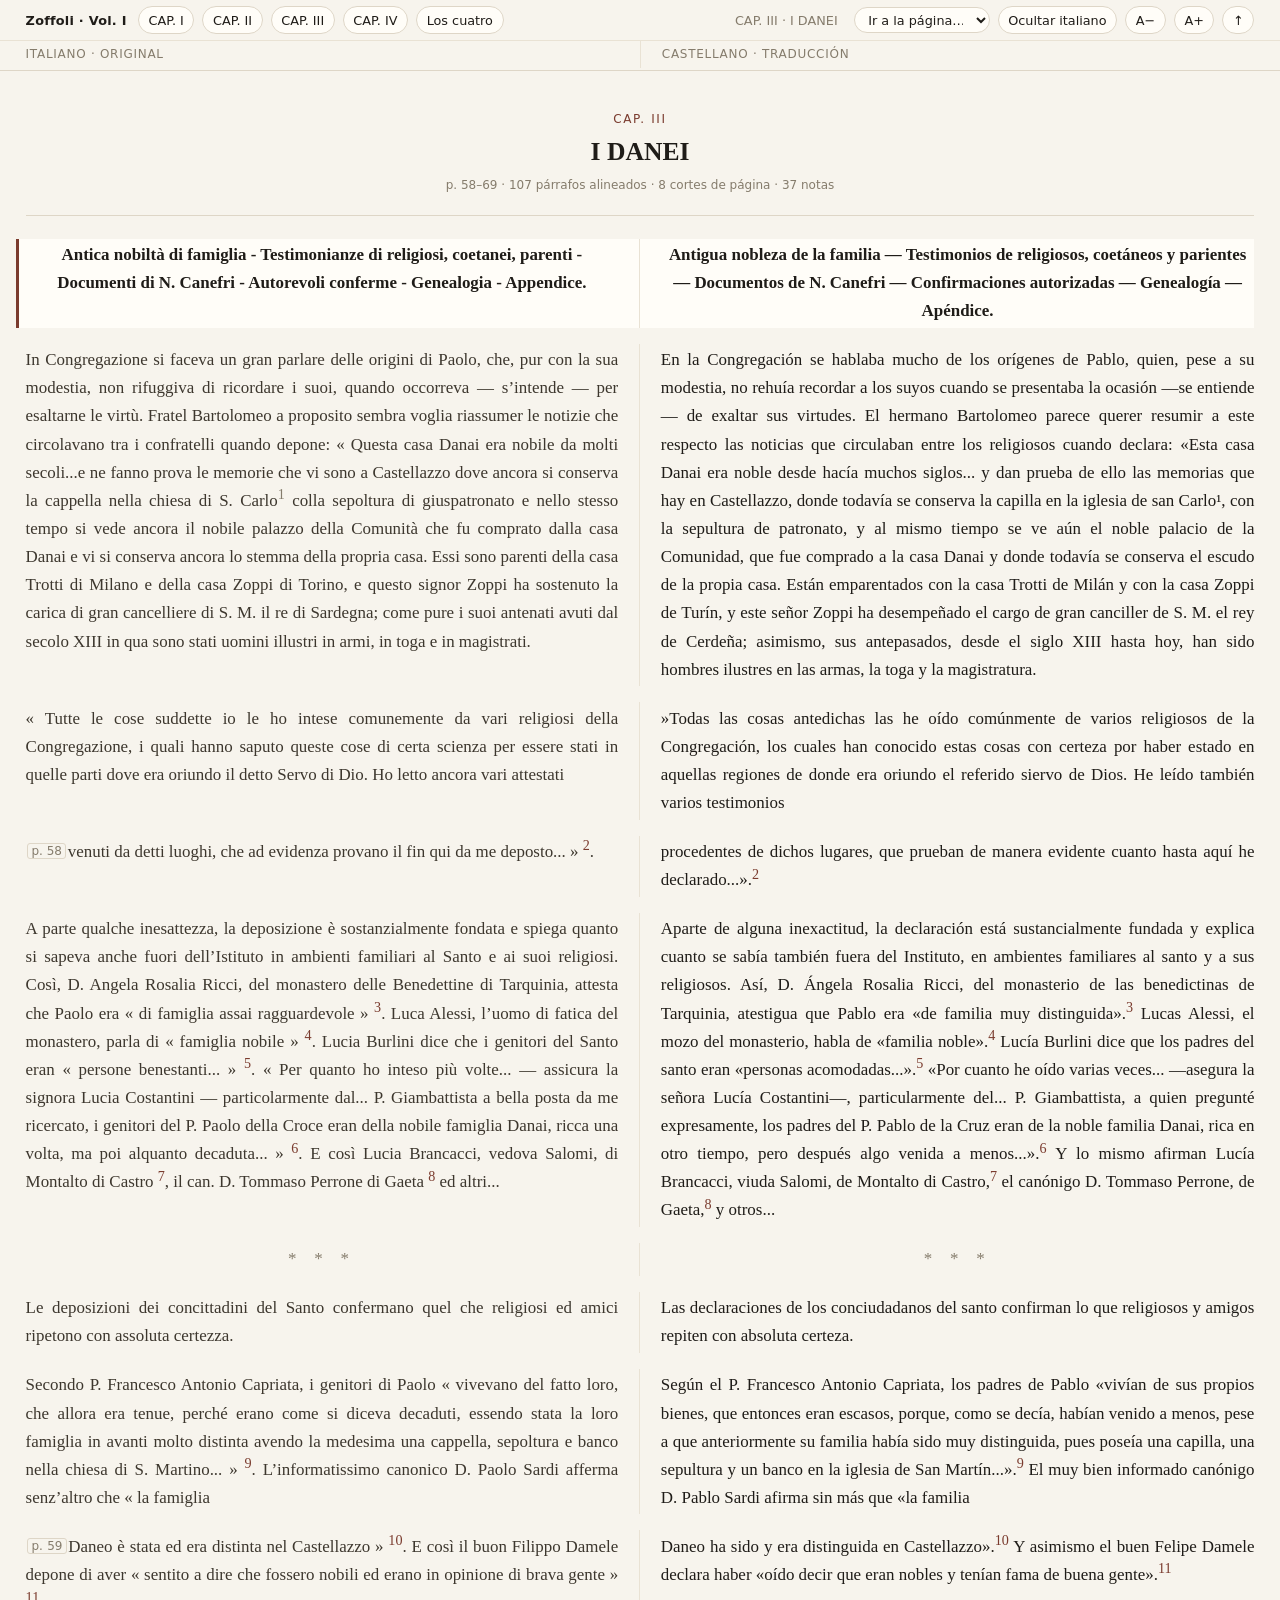
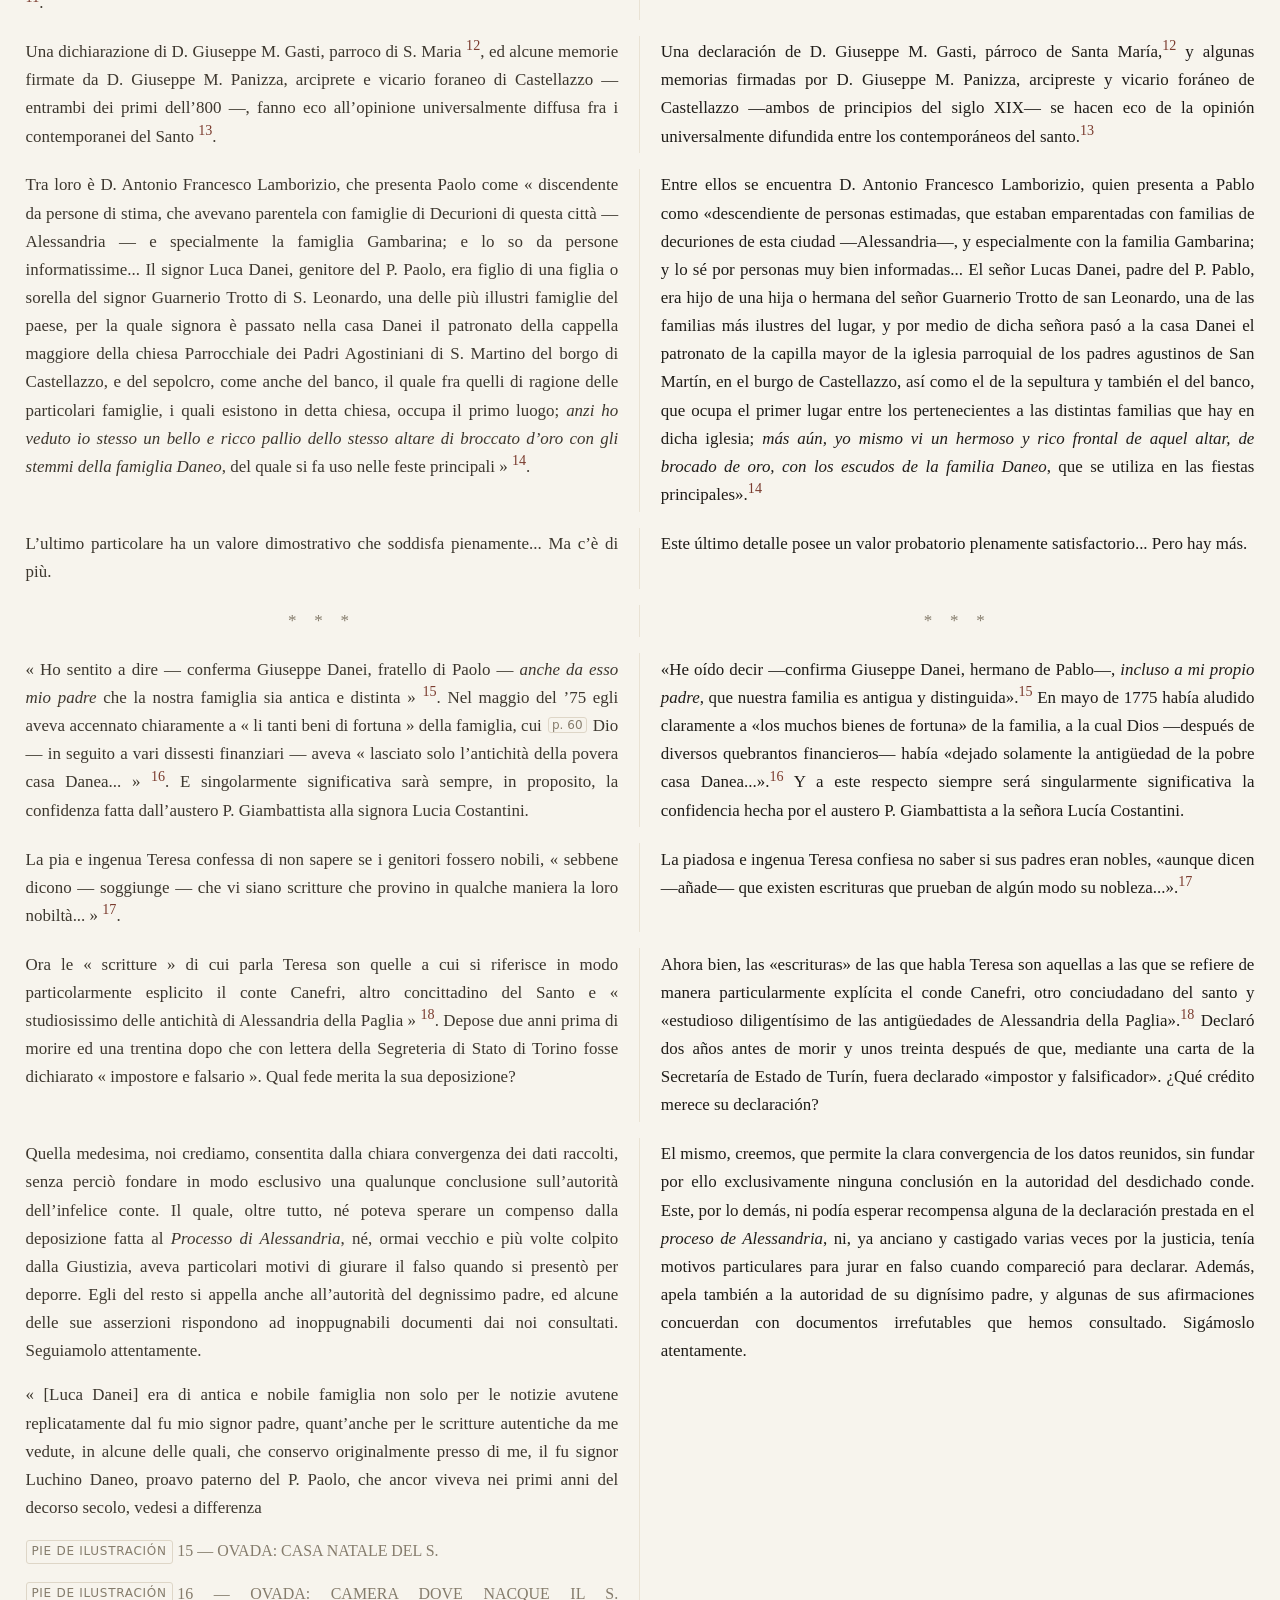
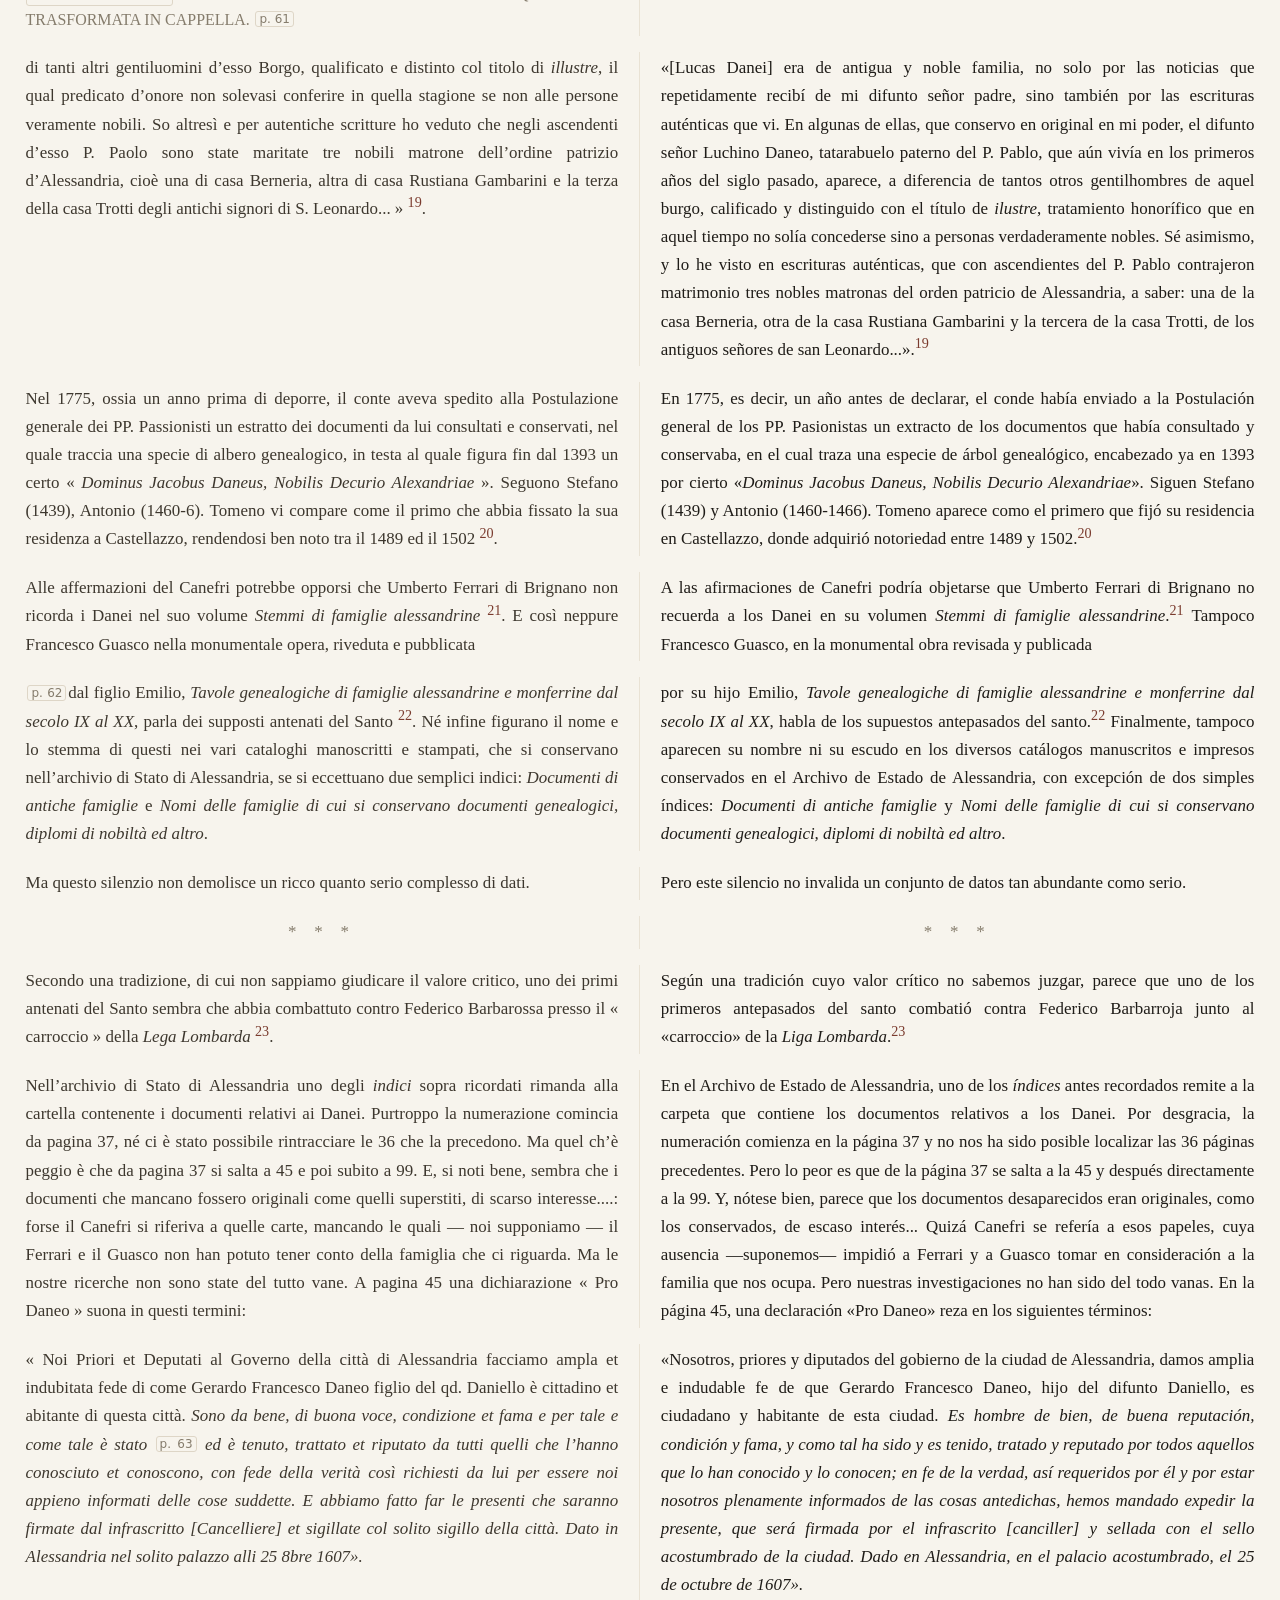
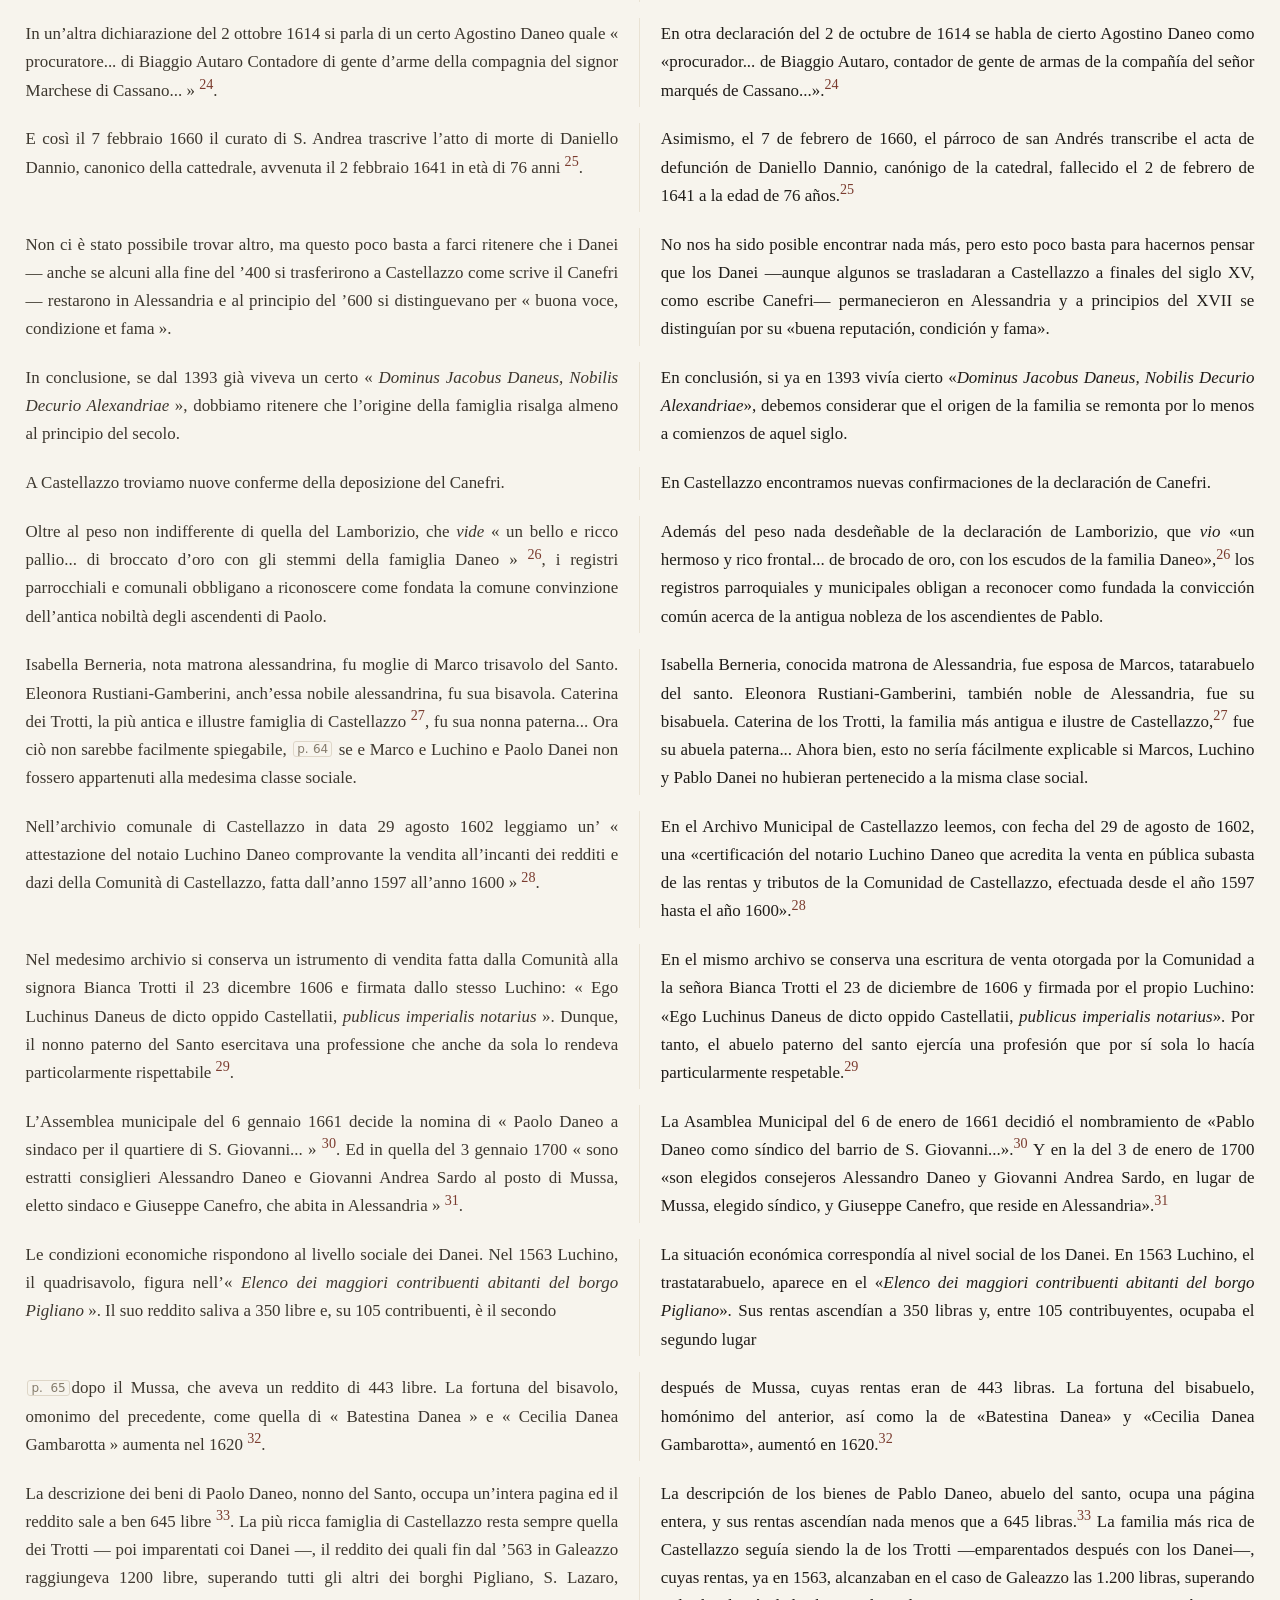
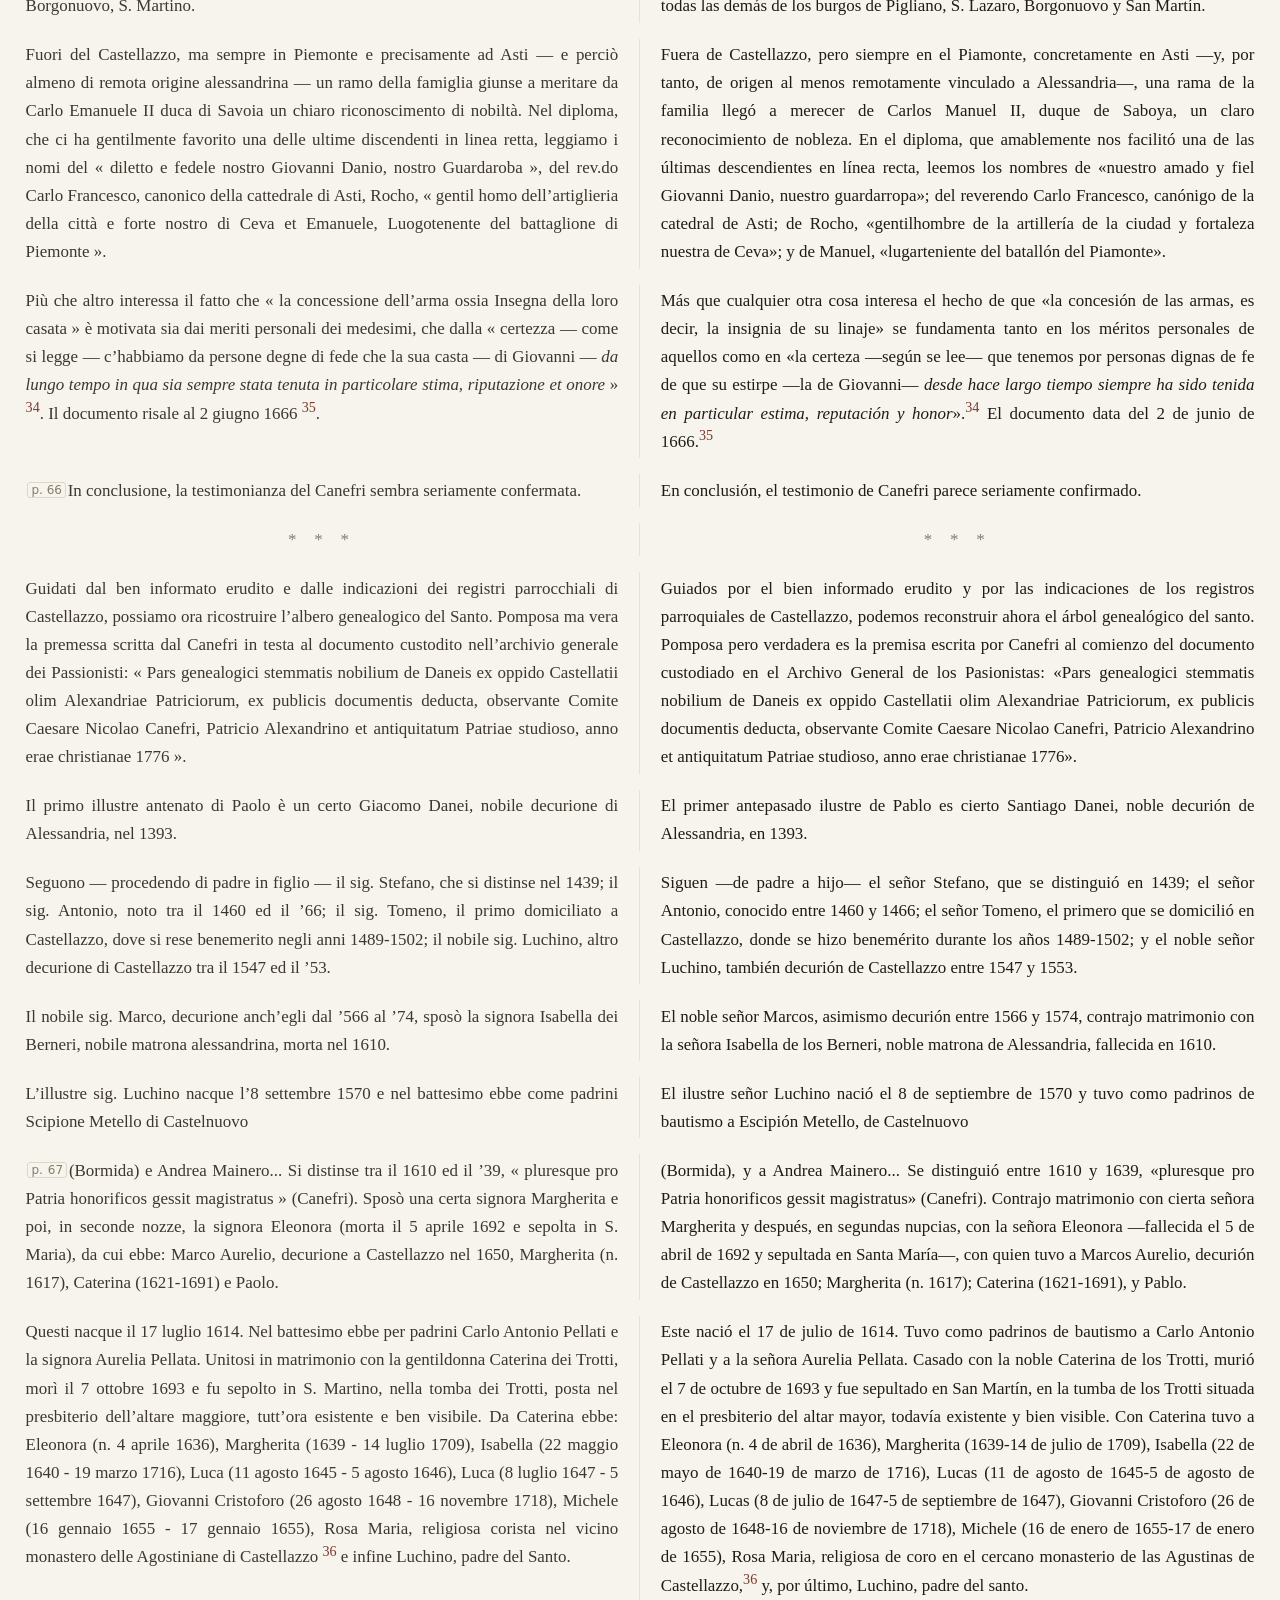
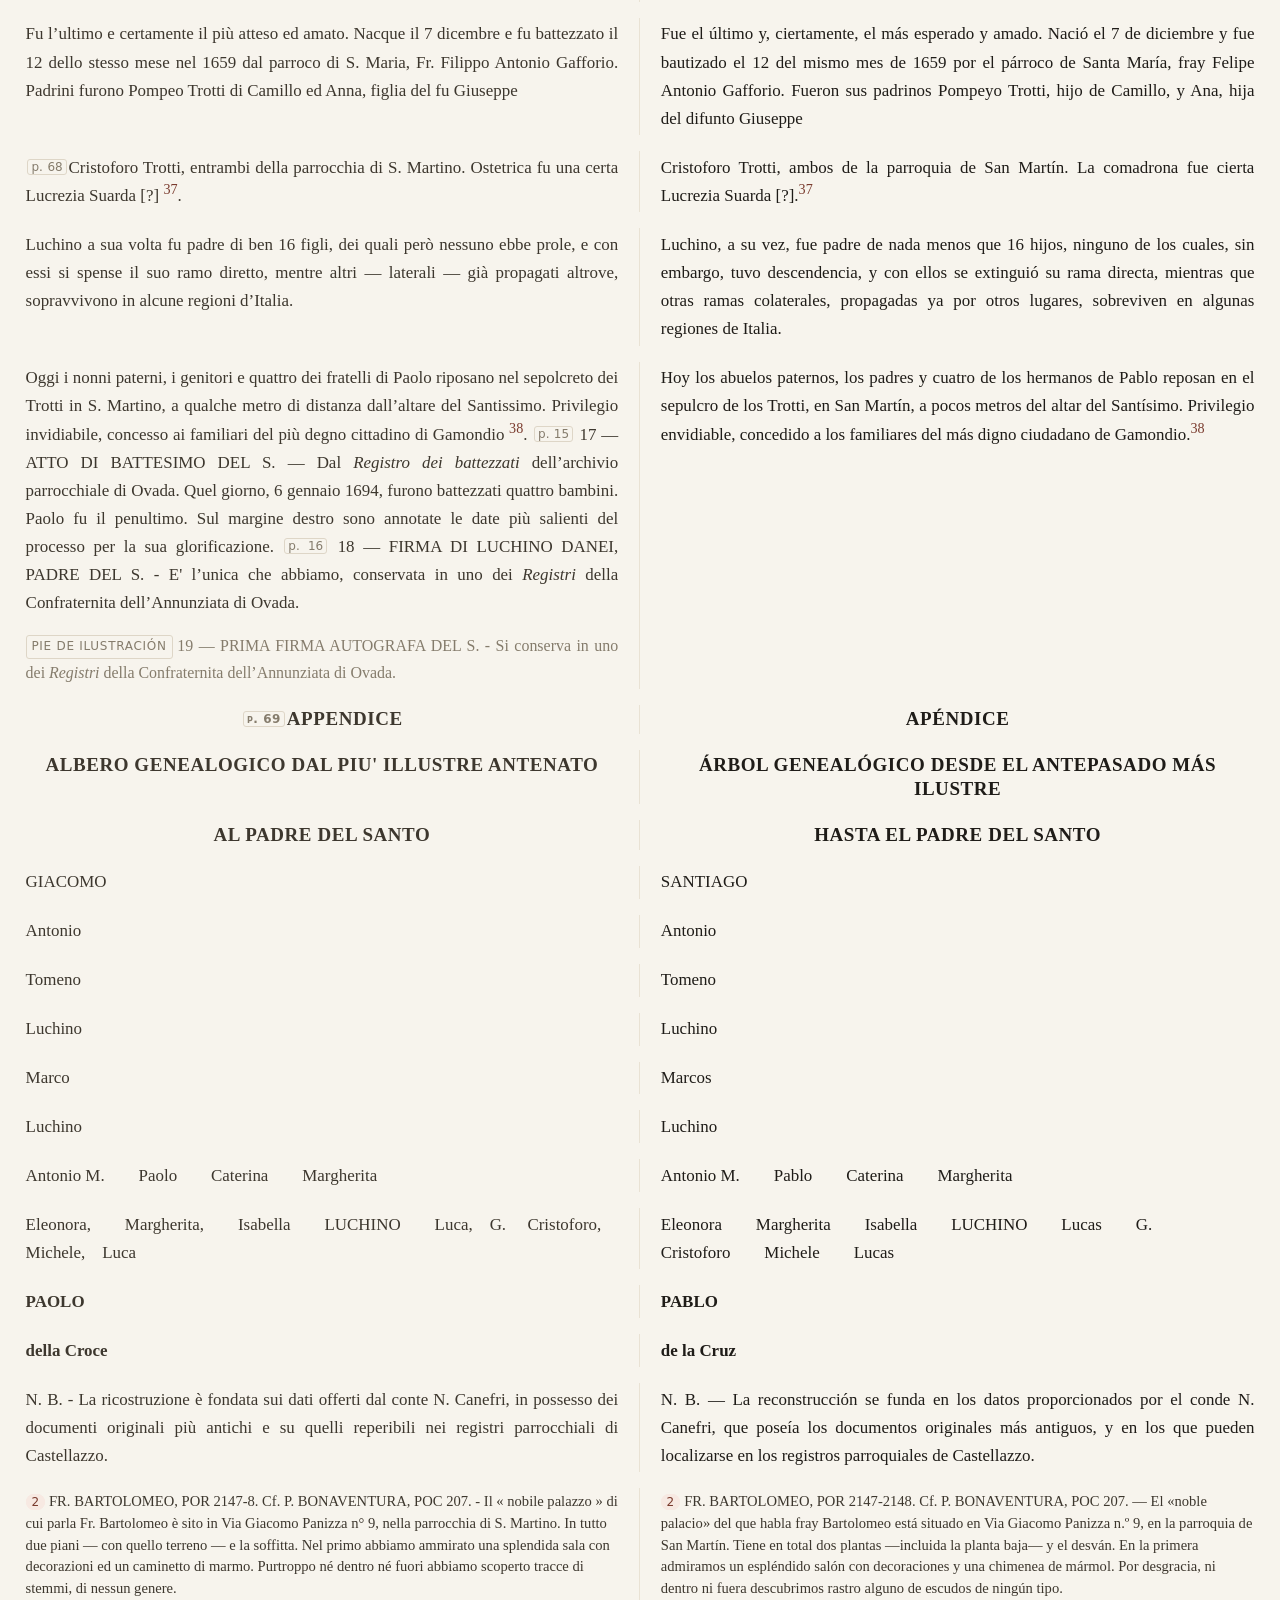
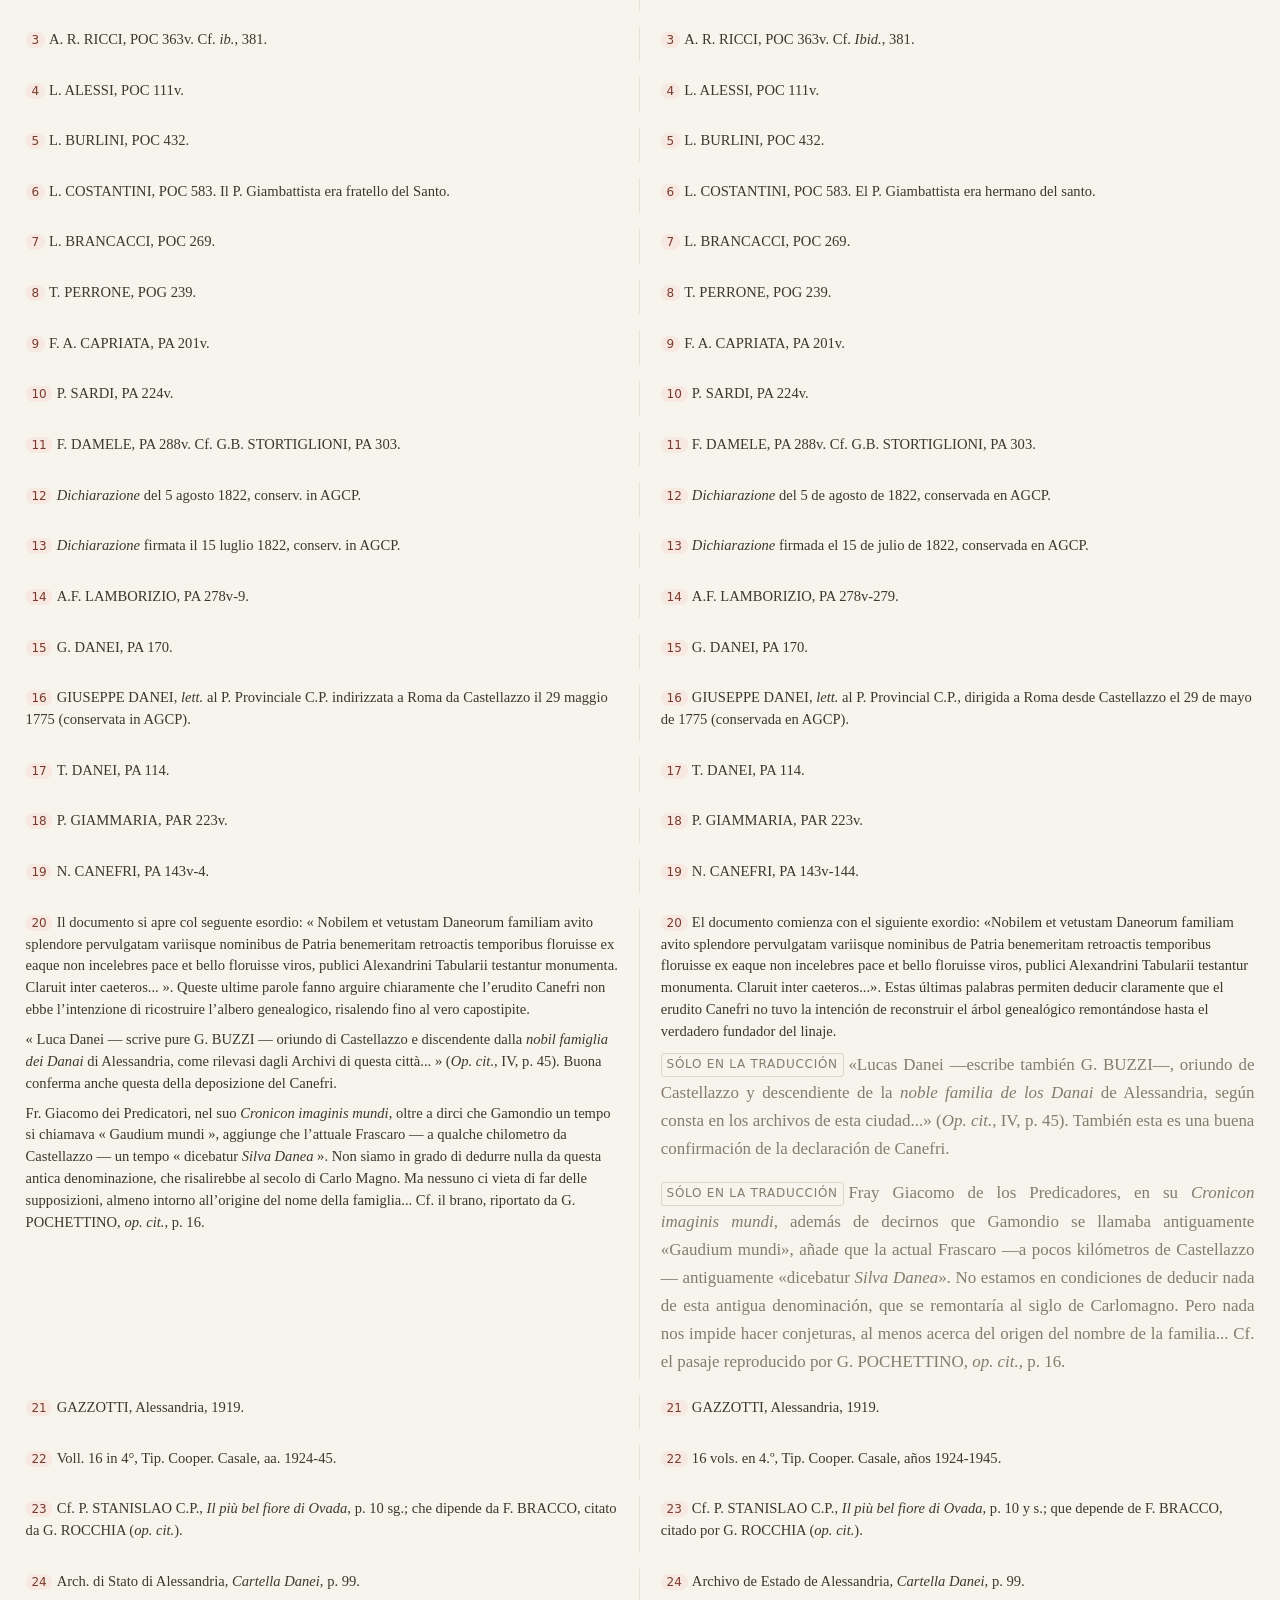
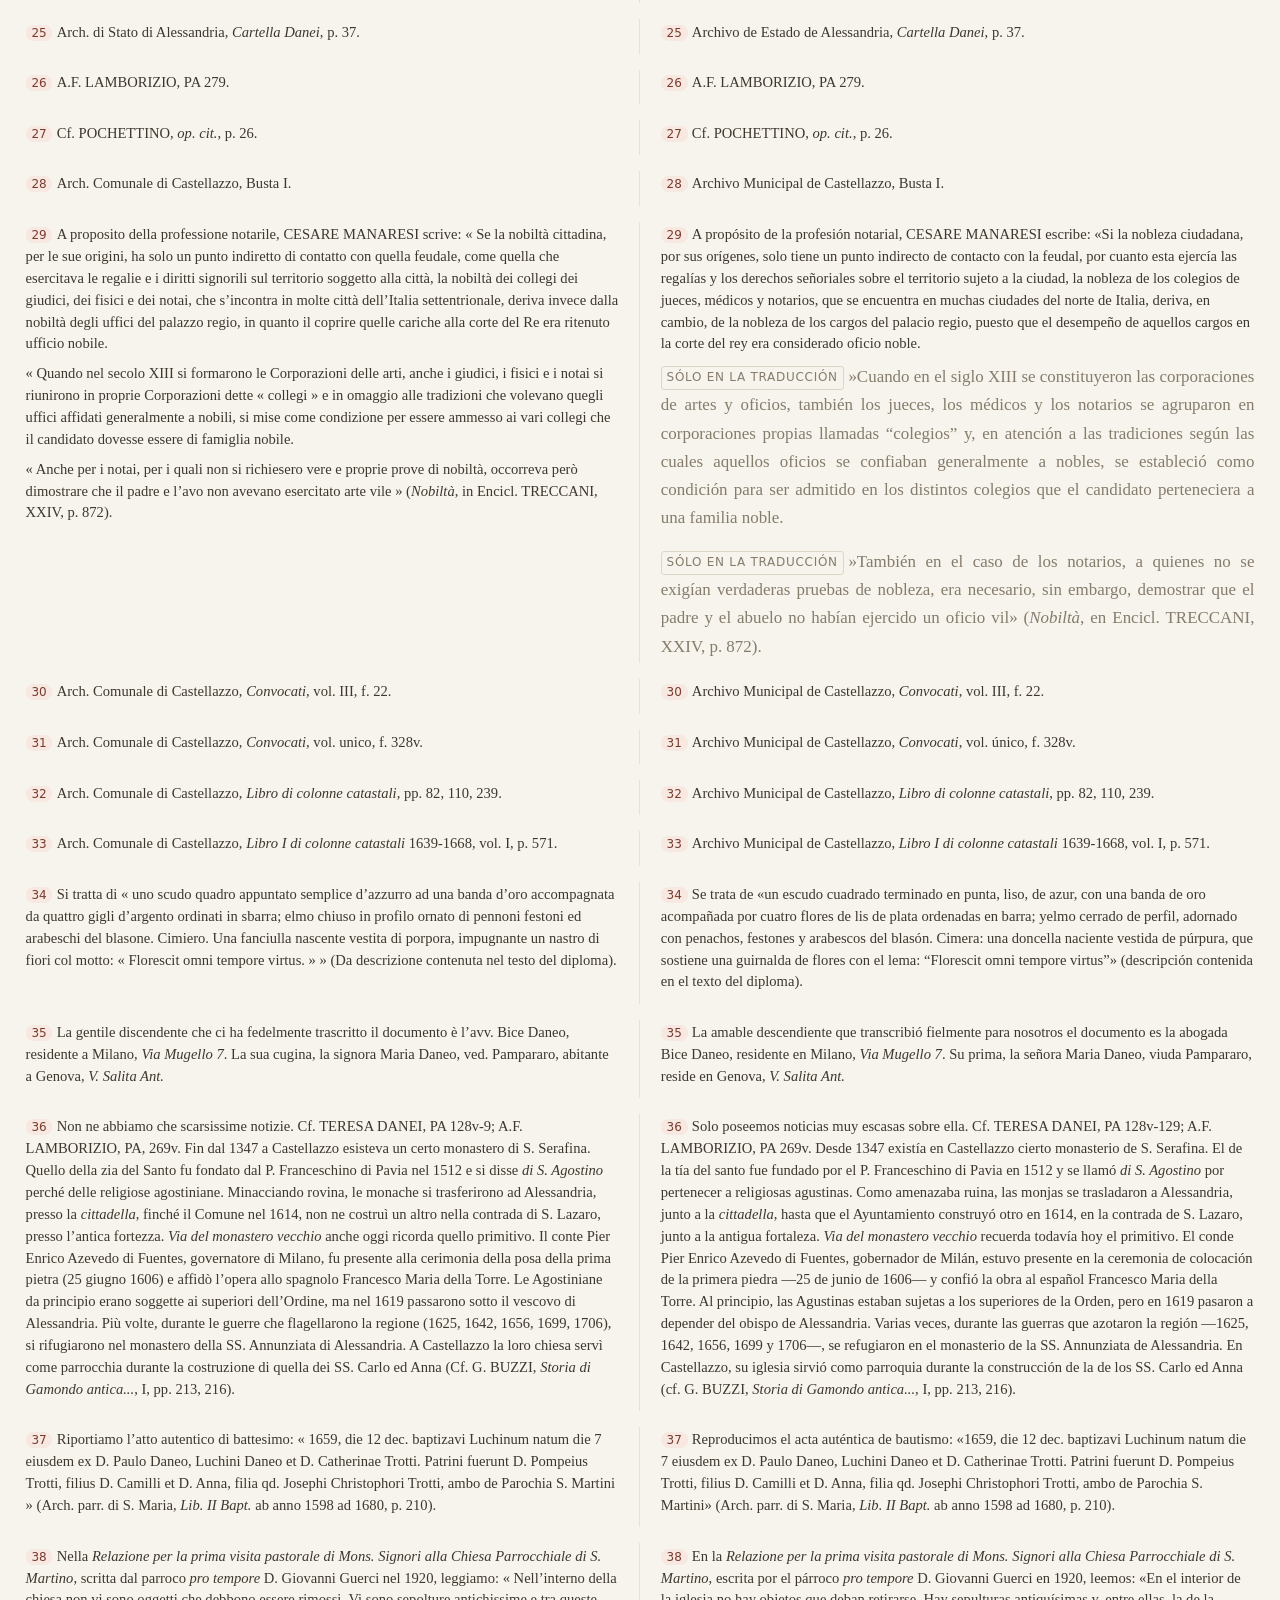
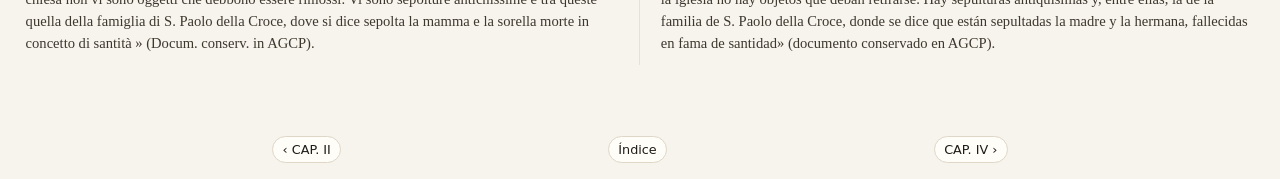
<file: 008_p1_c03_i_danei.html>
<!DOCTYPE html>
<html lang="es">
<head>
<meta charset="utf-8">
<meta name="viewport" content="width=device-width, initial-scale=1">
<title>I DANEI — Zoffoli, lectura bilingüe</title>
<link rel="stylesheet" href="assets/style.css">
</head>
<body>
<div class="topbar">
  <div class="bar wrap">
    <span class="brand"><a href="index.html">Zoffoli · Vol. I</a></span>
    <a class="btn" href="006_p1_c01_la_povera_italia.html">CAP. I</a><a class="btn" href="007_p1_c02_gaudium_mundi.html">CAP. II</a><a class="btn" href="008_p1_c03_i_danei.html" aria-current="page">CAP. III</a><a class="btn" href="009_p1_c04_luchino.html">CAP. IV</a><a class="btn" href="completo.html">Los cuatro</a>
    <span class="spacer"></span>
    <span class="hud" id="hud-chapter"></span>
    <span class="hud" id="hud-page"></span>
    <select id="page-jump" title="Ir a una página impresa"><option value="">Ir a la página…</option><option value="c008-p58">p. 58</option><option value="c008-p59">p. 59</option><option value="c008-p62">p. 62</option><option value="c008-p65">p. 65</option><option value="c008-p66">p. 66</option><option value="c008-p67">p. 67</option><option value="c008-p68">p. 68</option><option value="c008-p69">p. 69</option></select>
    <button class="btn" id="toggle-src" aria-pressed="false">Ocultar italiano</button>
    <button class="btn" data-font="-0.05" title="Reducir el cuerpo de letra">A−</button>
    <button class="btn" data-font="0.05" title="Aumentar el cuerpo de letra">A+</button>
    <button class="btn" id="to-top" title="Volver arriba">↑</button>
  </div>
  <div class="colhead wrap">
    <div class="src"><span class="lang">Italiano · original</span></div>
    <div class="tgt"><span class="lang">Castellano · traducción</span></div>
  </div>
  <div class="progress"><i></i></div>
</div><main class="wrap">
<article class="chapter" data-stem="008_p1_c03_i_danei">
<header class="chapter-head">
<p class="cap-label">CAP. III</p>
<h1 class="cap-title">I DANEI</h1>
<p class="cap-meta">p. 58–69 · 107 párrafos alineados · 8 cortes de página · 37 notas</p>
</header><div class="rows">
<div class="row pair" id="c008-r0" data-page="" data-ch="CAP. III · I DANEI"><div class="cell src" lang="it"><p class="ch-summary">Antica nobiltà di famiglia - Testimonianze di religiosi, coetanei, parenti - Documenti di N. Canefri - Autorevoli conferme - Genealogia - Appendice.</p></div><div class="cell tgt" lang="es"><p class="ch-summary">Antigua nobleza de la familia — Testimonios de religiosos, coetáneos y parientes — Documentos de N. Canefri — Confirmaciones autorizadas — Genealogía — Apéndice.</p></div></div>
<div class="row pair" id="c008-r1" data-page="" data-ch="CAP. III · I DANEI"><div class="cell src" lang="it"><p>In Congregazione si faceva un gran parlare delle origini di Paolo, che, pur con la sua modestia, non rifuggiva di ricordare i suoi, quando occorreva — s’intende — per esaltarne le virtù. Fratel Bartolomeo a proposito sembra voglia riassumer le notizie che circolavano tra i confratelli quando depone: « Questa casa Danai era nobile da molti secoli...e ne fanno prova le memorie che vi sono a Castellazzo dove ancora si conserva la cappella nella chiesa di S. Carlo<sup class="fnref missing">1</sup> colla sepoltura di giuspatronato e nello stesso tempo si vede ancora il nobile palazzo della Comunità che fu comprato dalla casa Danai e vi si conserva ancora lo stemma della propria casa. Essi sono parenti della casa Trotti di Milano e della casa Zoppi di Torino, e questo signor Zoppi ha sostenuto la carica di gran cancelliere di S. M. il re di Sardegna; come pure i suoi antenati avuti dal secolo XIII in qua sono stati uomini illustri in armi, in toga e in magistrati.</p></div><div class="cell tgt" lang="es"><p>En la Congregación se hablaba mucho de los orígenes de Pablo, quien, pese a su modestia, no rehuía recordar a los suyos cuando se presentaba la ocasión —se entiende— de exaltar sus virtudes. El hermano Bartolomeo parece querer resumir a este respecto las noticias que circulaban entre los religiosos cuando declara: «Esta casa Danai era noble desde hacía muchos siglos... y dan prueba de ello las memorias que hay en Castellazzo, donde todavía se conserva la capilla en la iglesia de san Carlo¹, con la sepultura de patronato, y al mismo tiempo se ve aún el noble palacio de la Comunidad, que fue comprado a la casa Danai y donde todavía se conserva el escudo de la propia casa. Están emparentados con la casa Trotti de Milán y con la casa Zoppi de Turín, y este señor Zoppi ha desempeñado el cargo de gran canciller de S. M. el rey de Cerdeña; asimismo, sus antepasados, desde el siglo XIII hasta hoy, han sido hombres ilustres en las armas, la toga y la magistratura.</p></div></div>
<div class="row pair" id="c008-r2" data-page="" data-ch="CAP. III · I DANEI"><div class="cell src" lang="it"><p>« Tutte le cose suddette io le ho intese comunemente da vari religiosi della Congregazione, i quali hanno saputo queste cose di certa scienza per essere stati in quelle parti dove era oriundo il detto Servo di Dio. Ho letto ancora vari attestati</p></div><div class="cell tgt" lang="es"><p>»Todas las cosas antedichas las he oído comúnmente de varios religiosos de la Congregación, los cuales han conocido estas cosas con certeza por haber estado en aquellas regiones de donde era oriundo el referido siervo de Dios. He leído también varios testimonios</p></div></div>
<div class="row pair" id="c008-r4" data-page="58" data-ch="CAP. III · I DANEI"><div class="cell src" lang="it"><p><span class="pb-inline" id="c008-p58" data-pagejump="58" title="página 58">p.&nbsp;58</span>venuti da detti luoghi, che ad evidenza provano il fin qui da me deposto... » <sup class="fnref"><a href="#c008-r76" data-jump="c008-r76">2</a><span class="fn-tip" role="tooltip">FR. BARTOLOMEO, POR 2147-8. Cf. P. BONAVENTURA, POC 207. - Il « nobile palazzo » di cui parla Fr. Bartolomeo è sito in Via Giacomo Panizza n° 9, nella parrocchia di S. Martino. In tutto due piani — con quello terreno — e la soffitta. Nel primo abbiamo ammirato una splendida sala con decorazioni ed un caminetto di marmo. Purtroppo né dentro né fuori abbiamo scoperto tracce di stemmi, di nessun genere.</span></sup>.</p></div><div class="cell tgt" lang="es"><p>procedentes de dichos lugares, que prueban de manera evidente cuanto hasta aquí he declarado...».<sup class="fnref"><a href="#c008-r76" data-jump="c008-r76">2</a><span class="fn-tip" role="tooltip">FR. BARTOLOMEO, POR 2147-2148. Cf. P. BONAVENTURA, POC 207. — El «noble palacio» del que habla fray Bartolomeo está situado en Via Giacomo Panizza n.º 9, en la parroquia de San Martín. Tiene en total dos plantas —incluida la planta baja— y el desván. En la primera admiramos un espléndido salón con decoraciones y una chimenea de mármol. Por desgracia, ni dentro ni fuera descubrimos rastro alguno de escudos de ningún tipo.</span></sup></p></div></div>
<div class="row pair" id="c008-r5" data-page="58" data-ch="CAP. III · I DANEI"><div class="cell src" lang="it"><p>A parte qualche inesattezza, la deposizione è sostanzialmente fondata e spiega quanto si sapeva anche fuori dell’Istituto in ambienti familiari al Santo e ai suoi religiosi. Così, D. Angela Rosalia Ricci, del monastero delle Benedettine di Tarquinia, attesta che Paolo era « di famiglia assai ragguardevole » <sup class="fnref"><a href="#c008-r77" data-jump="c008-r77">3</a><span class="fn-tip" role="tooltip">A. R. RICCI, POC 363v. Cf. <em>ib.</em>, 381.</span></sup>. Luca Alessi, l’uomo di fatica del monastero, parla di « famiglia nobile » <sup class="fnref"><a href="#c008-r78" data-jump="c008-r78">4</a><span class="fn-tip" role="tooltip">L. ALESSI, POC 111v.</span></sup>. Lucia Burlini dice che i genitori del Santo eran « persone benestanti... » <sup class="fnref"><a href="#c008-r79" data-jump="c008-r79">5</a><span class="fn-tip" role="tooltip">L. BURLINI, POC 432.</span></sup>. « Per quanto ho inteso più volte... — assicura la signora Lucia Costantini — particolarmente dal... P. Giambattista a bella posta da me ricercato, i genitori del P. Paolo della Croce eran della nobile famiglia Danai, ricca una volta, ma poi alquanto decaduta... » <sup class="fnref"><a href="#c008-r80" data-jump="c008-r80">6</a><span class="fn-tip" role="tooltip">L. COSTANTINI, POC 583. Il P. Giambattista era fratello del Santo.</span></sup>. E così Lucia Brancacci, vedova Salomi, di Montalto di Castro <sup class="fnref"><a href="#c008-r81" data-jump="c008-r81">7</a><span class="fn-tip" role="tooltip">L. BRANCACCI, POC 269.</span></sup>, il can. D. Tommaso Perrone di Gaeta <sup class="fnref"><a href="#c008-r82" data-jump="c008-r82">8</a><span class="fn-tip" role="tooltip">T. PERRONE, POG 239.</span></sup> ed altri...</p></div><div class="cell tgt" lang="es"><p>Aparte de alguna inexactitud, la declaración está sustancialmente fundada y explica cuanto se sabía también fuera del Instituto, en ambientes familiares al santo y a sus religiosos. Así, D. Ángela Rosalia Ricci, del monasterio de las benedictinas de Tarquinia, atestigua que Pablo era «de familia muy distinguida».<sup class="fnref"><a href="#c008-r77" data-jump="c008-r77">3</a><span class="fn-tip" role="tooltip">A. R. RICCI, POC 363v. Cf. <em>Ibid.</em>, 381.</span></sup> Lucas Alessi, el mozo del monasterio, habla de «familia noble».<sup class="fnref"><a href="#c008-r78" data-jump="c008-r78">4</a><span class="fn-tip" role="tooltip">L. ALESSI, POC 111v.</span></sup> Lucía Burlini dice que los padres del santo eran «personas acomodadas...».<sup class="fnref"><a href="#c008-r79" data-jump="c008-r79">5</a><span class="fn-tip" role="tooltip">L. BURLINI, POC 432.</span></sup> «Por cuanto he oído varias veces... —asegura la señora Lucía Costantini—, particularmente del... P. Giambattista, a quien pregunté expresamente, los padres del P. Pablo de la Cruz eran de la noble familia Danai, rica en otro tiempo, pero después algo venida a menos...».<sup class="fnref"><a href="#c008-r80" data-jump="c008-r80">6</a><span class="fn-tip" role="tooltip">L. COSTANTINI, POC 583. El P. Giambattista era hermano del santo.</span></sup> Y lo mismo afirman Lucía Brancacci, viuda Salomi, de Montalto di Castro,<sup class="fnref"><a href="#c008-r81" data-jump="c008-r81">7</a><span class="fn-tip" role="tooltip">L. BRANCACCI, POC 269.</span></sup> el canónigo D. Tommaso Perrone, de Gaeta,<sup class="fnref"><a href="#c008-r82" data-jump="c008-r82">8</a><span class="fn-tip" role="tooltip">T. PERRONE, POG 239.</span></sup> y otros...</p></div></div>
<div class="row pair" id="c008-r6" data-page="58" data-ch="CAP. III · I DANEI"><div class="cell src" lang="it"><hr></div><div class="cell tgt" lang="es"><hr></div></div>
<div class="row pair" id="c008-r7" data-page="58" data-ch="CAP. III · I DANEI"><div class="cell src" lang="it"><p>Le deposizioni dei concittadini del Santo confermano quel che religiosi ed amici ripetono con assoluta certezza.</p></div><div class="cell tgt" lang="es"><p>Las declaraciones de los conciudadanos del santo confirman lo que religiosos y amigos repiten con absoluta certeza.</p></div></div>
<div class="row pair" id="c008-r8" data-page="58" data-ch="CAP. III · I DANEI"><div class="cell src" lang="it"><p>Secondo P. Francesco Antonio Capriata, i genitori di Paolo « vivevano del fatto loro, che allora era tenue, perché erano come si diceva decaduti, essendo stata la loro famiglia in avanti molto distinta avendo la medesima una cappella, sepoltura e banco nella chiesa di S. Martino... » <sup class="fnref"><a href="#c008-r83" data-jump="c008-r83">9</a><span class="fn-tip" role="tooltip">F. A. CAPRIATA, PA 201v.</span></sup>. L’informatissimo canonico D. Paolo Sardi afferma senz’altro che « la famiglia</p></div><div class="cell tgt" lang="es"><p>Según el P. Francesco Antonio Capriata, los padres de Pablo «vivían de sus propios bienes, que entonces eran escasos, porque, como se decía, habían venido a menos, pese a que anteriormente su familia había sido muy distinguida, pues poseía una capilla, una sepultura y un banco en la iglesia de San Martín...».<sup class="fnref"><a href="#c008-r83" data-jump="c008-r83">9</a><span class="fn-tip" role="tooltip">F. A. CAPRIATA, PA 201v.</span></sup> El muy bien informado canónigo D. Pablo Sardi afirma sin más que «la familia</p></div></div>
<div class="row pair" id="c008-r10" data-page="59" data-ch="CAP. III · I DANEI"><div class="cell src" lang="it"><p><span class="pb-inline" id="c008-p59" data-pagejump="59" title="página 59">p.&nbsp;59</span>Daneo è stata ed era distinta nel Castellazzo » <sup class="fnref"><a href="#c008-r84" data-jump="c008-r84">10</a><span class="fn-tip" role="tooltip">P. SARDI, PA 224v.</span></sup>. E così il buon Filippo Damele depone di aver « sentito a dire che fossero nobili ed erano in opinione di brava gente » <sup class="fnref"><a href="#c008-r85" data-jump="c008-r85">11</a><span class="fn-tip" role="tooltip">F. DAMELE, PA 288v. Cf. G.B. STORTIGLIONI, PA 303.</span></sup>.</p></div><div class="cell tgt" lang="es"><p>Daneo ha sido y era distinguida en Castellazzo».<sup class="fnref"><a href="#c008-r84" data-jump="c008-r84">10</a><span class="fn-tip" role="tooltip">P. SARDI, PA 224v.</span></sup> Y asimismo el buen Felipe Damele declara haber «oído decir que eran nobles y tenían fama de buena gente».<sup class="fnref"><a href="#c008-r85" data-jump="c008-r85">11</a><span class="fn-tip" role="tooltip">F. DAMELE, PA 288v. Cf. G.B. STORTIGLIONI, PA 303.</span></sup></p></div></div>
<div class="row pair" id="c008-r11" data-page="59" data-ch="CAP. III · I DANEI"><div class="cell src" lang="it"><p>Una dichiarazione di D. Giuseppe M. Gasti, parroco di S. Maria <sup class="fnref"><a href="#c008-r86" data-jump="c008-r86">12</a><span class="fn-tip" role="tooltip"><em>Dichiarazione</em> del 5 agosto 1822, conserv. in AGCP.</span></sup>, ed alcune memorie firmate da D. Giuseppe M. Panizza, arciprete e vicario foraneo di Castellazzo — entrambi dei primi dell’800 —, fanno eco all’opinione universalmente diffusa fra i contemporanei del Santo <sup class="fnref"><a href="#c008-r87" data-jump="c008-r87">13</a><span class="fn-tip" role="tooltip"><em>Dichiarazione</em> firmata il 15 luglio 1822, conserv. in AGCP.</span></sup>.</p></div><div class="cell tgt" lang="es"><p>Una declaración de D. Giuseppe M. Gasti, párroco de Santa María,<sup class="fnref"><a href="#c008-r86" data-jump="c008-r86">12</a><span class="fn-tip" role="tooltip"><em>Dichiarazione</em> del 5 de agosto de 1822, conservada en AGCP.</span></sup> y algunas memorias firmadas por D. Giuseppe M. Panizza, arcipreste y vicario foráneo de Castellazzo —ambos de principios del siglo XIX— se hacen eco de la opinión universalmente difundida entre los contemporáneos del santo.<sup class="fnref"><a href="#c008-r87" data-jump="c008-r87">13</a><span class="fn-tip" role="tooltip"><em>Dichiarazione</em> firmada el 15 de julio de 1822, conservada en AGCP.</span></sup></p></div></div>
<div class="row pair" id="c008-r12" data-page="59" data-ch="CAP. III · I DANEI"><div class="cell src" lang="it"><p>Tra loro è D. Antonio Francesco Lamborizio, che presenta Paolo come « discendente da persone di stima, che avevano parentela con famiglie di Decurioni di questa città — Alessandria — e specialmente la famiglia Gambarina; e lo so da persone informatissime... Il signor Luca Danei, genitore del P. Paolo, era figlio di una figlia o sorella del signor Guarnerio Trotto di S. Leonardo, una delle più illustri famiglie del paese, per la quale signora è passato nella casa Danei il patronato della cappella maggiore della chiesa Parrocchiale dei Padri Agostiniani di S. Martino del borgo di Castellazzo, e del sepolcro, come anche del banco, il quale fra quelli di ragione delle particolari famiglie, i quali esistono in detta chiesa, occupa il primo luogo; <em>anzi ho veduto io stesso un bello e ricco pallio dello stesso altare di broccato d’oro con gli stemmi della famiglia Daneo</em>, del quale si fa uso nelle feste principali » <sup class="fnref"><a href="#c008-r88" data-jump="c008-r88">14</a><span class="fn-tip" role="tooltip">A.F. LAMBORIZIO, PA 278v-9.</span></sup>.</p></div><div class="cell tgt" lang="es"><p>Entre ellos se encuentra D. Antonio Francesco Lamborizio, quien presenta a Pablo como «descendiente de personas estimadas, que estaban emparentadas con familias de decuriones de esta ciudad —Alessandria—, y especialmente con la familia Gambarina; y lo sé por personas muy bien informadas... El señor Lucas Danei, padre del P. Pablo, era hijo de una hija o hermana del señor Guarnerio Trotto de san Leonardo, una de las familias más ilustres del lugar, y por medio de dicha señora pasó a la casa Danei el patronato de la capilla mayor de la iglesia parroquial de los padres agustinos de San Martín, en el burgo de Castellazzo, así como el de la sepultura y también el del banco, que ocupa el primer lugar entre los pertenecientes a las distintas familias que hay en dicha iglesia; <em>más aún, yo mismo vi un hermoso y rico frontal de aquel altar, de brocado de oro, con los escudos de la familia Daneo</em>, que se utiliza en las fiestas principales».<sup class="fnref"><a href="#c008-r88" data-jump="c008-r88">14</a><span class="fn-tip" role="tooltip">A.F. LAMBORIZIO, PA 278v-279.</span></sup></p></div></div>
<div class="row pair" id="c008-r13" data-page="59" data-ch="CAP. III · I DANEI"><div class="cell src" lang="it"><p>L’ultimo particolare ha un valore dimostrativo che soddisfa pienamente... Ma c’è di più.</p></div><div class="cell tgt" lang="es"><p>Este último detalle posee un valor probatorio plenamente satisfactorio... Pero hay más.</p></div></div>
<div class="row pair" id="c008-r14" data-page="59" data-ch="CAP. III · I DANEI"><div class="cell src" lang="it"><hr></div><div class="cell tgt" lang="es"><hr></div></div>
<div class="row pair" id="c008-r15" data-page="59" data-ch="CAP. III · I DANEI"><div class="cell src" lang="it"><p>« Ho sentito a dire — conferma Giuseppe Danei, fratello di Paolo — <em>anche da esso mio padre</em> che la nostra famiglia sia antica e distinta » <sup class="fnref"><a href="#c008-r89" data-jump="c008-r89">15</a><span class="fn-tip" role="tooltip">G. DANEI, PA 170.</span></sup>. Nel maggio del ’75 egli aveva accennato chiaramente a « li tanti beni di fortuna » della famiglia, cui <span class="pb-inline" title="página 60">p.&nbsp;60</span> Dio — in seguito a vari dissesti finanziari — aveva « lasciato solo l’antichità della povera casa Danea... » <sup class="fnref"><a href="#c008-r90" data-jump="c008-r90">16</a><span class="fn-tip" role="tooltip">GIUSEPPE DANEI, <em>lett.</em> al P. Provinciale C.P. indirizzata a Roma da Castellazzo il 29 maggio 1775 (conservata in AGCP).</span></sup>. E singolarmente significativa sarà sempre, in proposito, la confidenza fatta dall’austero P. Giambattista alla signora Lucia Costantini.</p></div><div class="cell tgt" lang="es"><p>«He oído decir —confirma Giuseppe Danei, hermano de Pablo—, <em>incluso a mi propio padre</em>, que nuestra familia es antigua y distinguida».<sup class="fnref"><a href="#c008-r89" data-jump="c008-r89">15</a><span class="fn-tip" role="tooltip">G. DANEI, PA 170.</span></sup> En mayo de 1775 había aludido claramente a «los muchos bienes de fortuna» de la familia, a la cual Dios —después de diversos quebrantos financieros— había «dejado solamente la antigüedad de la pobre casa Danea...».<sup class="fnref"><a href="#c008-r90" data-jump="c008-r90">16</a><span class="fn-tip" role="tooltip">GIUSEPPE DANEI, <em>lett.</em> al P. Provincial C.P., dirigida a Roma desde Castellazzo el 29 de mayo de 1775 (conservada en AGCP).</span></sup> Y a este respecto siempre será singularmente significativa la confidencia hecha por el austero P. Giambattista a la señora Lucía Costantini.</p></div></div>
<div class="row pair" id="c008-r16" data-page="59" data-ch="CAP. III · I DANEI"><div class="cell src" lang="it"><p>La pia e ingenua Teresa confessa di non sapere se i genitori fossero nobili, « sebbene dicono — soggiunge — che vi siano scritture che provino in qualche maniera la loro nobiltà... » <sup class="fnref"><a href="#c008-r91" data-jump="c008-r91">17</a><span class="fn-tip" role="tooltip">T. DANEI, PA 114.</span></sup>.</p></div><div class="cell tgt" lang="es"><p>La piadosa e ingenua Teresa confiesa no saber si sus padres eran nobles, «aunque dicen —añade— que existen escrituras que prueban de algún modo su nobleza...».<sup class="fnref"><a href="#c008-r91" data-jump="c008-r91">17</a><span class="fn-tip" role="tooltip">T. DANEI, PA 114.</span></sup></p></div></div>
<div class="row pair" id="c008-r17" data-page="59" data-ch="CAP. III · I DANEI"><div class="cell src" lang="it"><p>Ora le « scritture » di cui parla Teresa son quelle a cui si riferisce in modo particolarmente esplicito il conte Canefri, altro concittadino del Santo e « studiosissimo delle antichità di Alessandria della Paglia » <sup class="fnref"><a href="#c008-r92" data-jump="c008-r92">18</a><span class="fn-tip" role="tooltip">P. GIAMMARIA, PAR 223v.</span></sup>. Depose due anni prima di morire ed una trentina dopo che con lettera della Segreteria di Stato di Torino fosse dichiarato « impostore e falsario ». Qual fede merita la sua deposizione?</p></div><div class="cell tgt" lang="es"><p>Ahora bien, las «escrituras» de las que habla Teresa son aquellas a las que se refiere de manera particularmente explícita el conde Canefri, otro conciudadano del santo y «estudioso diligentísimo de las antigüedades de Alessandria della Paglia».<sup class="fnref"><a href="#c008-r92" data-jump="c008-r92">18</a><span class="fn-tip" role="tooltip">P. GIAMMARIA, PAR 223v.</span></sup> Declaró dos años antes de morir y unos treinta después de que, mediante una carta de la Secretaría de Estado de Turín, fuera declarado «impostor y falsificador». ¿Qué crédito merece su declaración?</p></div></div>
<div class="row pair" id="c008-r18" data-page="59" data-ch="CAP. III · I DANEI"><div class="cell src" lang="it"><p>Quella medesima, noi crediamo, consentita dalla chiara convergenza dei dati raccolti, senza perciò fondare in modo esclusivo una qualunque conclusione sull’autorità dell’infelice conte. Il quale, oltre tutto, né poteva sperare un compenso dalla deposizione fatta al <em>Processo di Alessandria</em>, né, ormai vecchio e più volte colpito dalla Giustizia, aveva particolari motivi di giurare il falso quando si presentò per deporre. Egli del resto si appella anche all’autorità del degnissimo padre, ed alcune delle sue asserzioni rispondono ad inoppugnabili documenti dai noi consultati. Seguiamolo attentamente.</p><p>« [Luca Danei] era di antica e nobile famiglia non solo per le notizie avutene replicatamente dal fu mio signor padre, quant’anche per le scritture autentiche da me vedute, in alcune delle quali, che conservo originalmente presso di me, il fu signor Luchino Daneo, proavo paterno del P. Paolo, che ancor viveva nei primi anni del decorso secolo, vedesi a differenza</p><p class="orphan caption"><span class="tag" title="Pie de ilustración: la traducción no lo incluye (regla 39)">pie de ilustración</span>15 — OVADA: CASA NATALE DEL S.</p><p class="orphan caption"><span class="tag" title="Pie de ilustración: la traducción no lo incluye (regla 39)">pie de ilustración</span>16 — OVADA: CAMERA DOVE NACQUE IL S. TRASFORMATA IN CAPPELLA. <span class="pb-inline" title="página 61">p.&nbsp;61</span></p></div><div class="cell tgt" lang="es"><p>El mismo, creemos, que permite la clara convergencia de los datos reunidos, sin fundar por ello exclusivamente ninguna conclusión en la autoridad del desdichado conde. Este, por lo demás, ni podía esperar recompensa alguna de la declaración prestada en el <em>proceso de Alessandria</em>, ni, ya anciano y castigado varias veces por la justicia, tenía motivos particulares para jurar en falso cuando compareció para declarar. Además, apela también a la autoridad de su dignísimo padre, y algunas de sus afirmaciones concuerdan con documentos irrefutables que hemos consultado. Sigámoslo atentamente.</p></div></div>
<div class="row pair" id="c008-r19" data-page="59" data-ch="CAP. III · I DANEI"><div class="cell src" lang="it"><p>di tanti altri gentiluomini d’esso Borgo, qualificato e distinto col titolo di <em>illustre</em>, il qual predicato d’onore non solevasi conferire in quella stagione se non alle persone veramente nobili. So altresì e per autentiche scritture ho veduto che negli ascendenti d’esso P. Paolo sono state maritate tre nobili matrone dell’ordine patrizio d’Alessandria, cioè una di casa Berneria, altra di casa Rustiana Gambarini e la terza della casa Trotti degli antichi signori di S. Leonardo... » <sup class="fnref"><a href="#c008-r93" data-jump="c008-r93">19</a><span class="fn-tip" role="tooltip">N. CANEFRI, PA 143v-4.</span></sup>.</p></div><div class="cell tgt" lang="es"><p>«[Lucas Danei] era de antigua y noble familia, no solo por las noticias que repetidamente recibí de mi difunto señor padre, sino también por las escrituras auténticas que vi. En algunas de ellas, que conservo en original en mi poder, el difunto señor Luchino Daneo, tatarabuelo paterno del P. Pablo, que aún vivía en los primeros años del siglo pasado, aparece, a diferencia de tantos otros gentilhombres de aquel burgo, calificado y distinguido con el título de <em>ilustre</em>, tratamiento honorífico que en aquel tiempo no solía concederse sino a personas verdaderamente nobles. Sé asimismo, y lo he visto en escrituras auténticas, que con ascendientes del P. Pablo contrajeron matrimonio tres nobles matronas del orden patricio de Alessandria, a saber: una de la casa Berneria, otra de la casa Rustiana Gambarini y la tercera de la casa Trotti, de los antiguos señores de san Leonardo...».<sup class="fnref"><a href="#c008-r93" data-jump="c008-r93">19</a><span class="fn-tip" role="tooltip">N. CANEFRI, PA 143v-144.</span></sup></p></div></div>
<div class="row pair" id="c008-r20" data-page="59" data-ch="CAP. III · I DANEI"><div class="cell src" lang="it"><p>Nel 1775, ossia un anno prima di deporre, il conte aveva spedito alla Postulazione generale dei PP. Passionisti un estratto dei documenti da lui consultati e conservati, nel quale traccia una specie di albero genealogico, in testa al quale figura fin dal 1393 un certo « <em>Dominus Jacobus Daneus, Nobilis Decurio Alexandriae</em> ». Seguono Stefano (1439), Antonio (1460-6). Tomeno vi compare come il primo che abbia fissato la sua residenza a Castellazzo, rendendosi ben noto tra il 1489 ed il 1502 <sup class="fnref"><a href="#c008-r94" data-jump="c008-r94">20</a><span class="fn-tip" role="tooltip">Il documento si apre col seguente esordio: « Nobilem et vetustam Daneorum familiam avito splendore pervulgatam variisque nominibus de Patria benemeritam retroactis temporibus floruisse ex eaque non incelebres pace et bello floruisse viros, publici Alexandrini Tabularii testantur monumenta. Claruit inter caeteros... ». Queste ultime parole fanno arguire chiaramente che l’erudito Canefri non ebbe l’intenzione di ricostruire l’albero genealogico, risalendo fino al vero capostipite.<br><br>« Luca Danei — scrive pure G. BUZZI — oriundo di Castellazzo e discendente dalla <em>nobil famiglia dei Danai</em> di Alessandria, come rilevasi dagli Archivi di questa città... » (<em>Op. cit.</em>, IV, p. 45). Buona conferma anche questa della deposizione del Canefri.<br><br>Fr. Giacomo dei Predicatori, nel suo <em>Cronicon imaginis mundi</em>, oltre a dirci che Gamondio un tempo si chiamava « Gaudium mundi », aggiunge che l’attuale Frascaro — a qualche chilometro da Castellazzo — un tempo « dicebatur <em>Silva Danea</em> ». Non siamo in grado di dedurre nulla da questa antica denominazione, che risalirebbe al secolo di Carlo Magno. Ma nessuno ci vieta di far delle supposizioni, almeno intorno all’origine del nome della famiglia... Cf. il brano, riportato da G. POCHETTINO, <em>op. cit.</em>, p. 16.</span></sup>.</p></div><div class="cell tgt" lang="es"><p>En 1775, es decir, un año antes de declarar, el conde había enviado a la Postulación general de los PP. Pasionistas un extracto de los documentos que había consultado y conservaba, en el cual traza una especie de árbol genealógico, encabezado ya en 1393 por cierto «<em>Dominus Jacobus Daneus, Nobilis Decurio Alexandriae</em>». Siguen Stefano (1439) y Antonio (1460-1466). Tomeno aparece como el primero que fijó su residencia en Castellazzo, donde adquirió notoriedad entre 1489 y 1502.<sup class="fnref"><a href="#c008-r94" data-jump="c008-r94">20</a><span class="fn-tip" role="tooltip">El documento comienza con el siguiente exordio: «Nobilem et vetustam Daneorum familiam avito splendore pervulgatam variisque nominibus de Patria benemeritam retroactis temporibus floruisse ex eaque non incelebres pace et bello floruisse viros, publici Alexandrini Tabularii testantur monumenta. Claruit inter caeteros...». Estas últimas palabras permiten deducir claramente que el erudito Canefri no tuvo la intención de reconstruir el árbol genealógico remontándose hasta el verdadero fundador del linaje.</span></sup></p></div></div>
<div class="row pair" id="c008-r21" data-page="59" data-ch="CAP. III · I DANEI"><div class="cell src" lang="it"><p>Alle affermazioni del Canefri potrebbe opporsi che Umberto Ferrari di Brignano non ricorda i Danei nel suo volume <em>Stemmi di famiglie alessandrine</em> <sup class="fnref"><a href="#c008-r95" data-jump="c008-r95">21</a><span class="fn-tip" role="tooltip">GAZZOTTI, Alessandria, 1919.</span></sup>. E così neppure Francesco Guasco nella monumentale opera, riveduta e pubblicata</p></div><div class="cell tgt" lang="es"><p>A las afirmaciones de Canefri podría objetarse que Umberto Ferrari di Brignano no recuerda a los Danei en su volumen <em>Stemmi di famiglie alessandrine</em>.<sup class="fnref"><a href="#c008-r95" data-jump="c008-r95">21</a><span class="fn-tip" role="tooltip">GAZZOTTI, Alessandria, 1919.</span></sup> Tampoco Francesco Guasco, en la monumental obra revisada y publicada</p></div></div>
<div class="row pair" id="c008-r23" data-page="62" data-ch="CAP. III · I DANEI"><div class="cell src" lang="it"><p><span class="pb-inline" id="c008-p62" data-pagejump="62" title="página 62">p.&nbsp;62</span>dal figlio Emilio, <em>Tavole genealogiche di famiglie alessandrine e monferrine dal secolo IX al XX</em>, parla dei supposti antenati del Santo <sup class="fnref"><a href="#c008-r96" data-jump="c008-r96">22</a><span class="fn-tip" role="tooltip">Voll. 16 in 4°, Tip. Cooper. Casale, aa. 1924-45.</span></sup>. Né infine figurano il nome e lo stemma di questi nei vari cataloghi manoscritti e stampati, che si conservano nell’archivio di Stato di Alessandria, se si eccettuano due semplici indici: <em>Documenti di antiche famiglie</em> e <em>Nomi delle famiglie di cui si conservano documenti genealogici, diplomi di nobiltà ed altro</em>.</p></div><div class="cell tgt" lang="es"><p>por su hijo Emilio, <em>Tavole genealogiche di famiglie alessandrine e monferrine dal secolo IX al XX</em>, habla de los supuestos antepasados del santo.<sup class="fnref"><a href="#c008-r96" data-jump="c008-r96">22</a><span class="fn-tip" role="tooltip">16 vols. en 4.º, Tip. Cooper. Casale, años 1924-1945.</span></sup> Finalmente, tampoco aparecen su nombre ni su escudo en los diversos catálogos manuscritos e impresos conservados en el Archivo de Estado de Alessandria, con excepción de dos simples índices: <em>Documenti di antiche famiglie</em> y <em>Nomi delle famiglie di cui si conservano documenti genealogici, diplomi di nobiltà ed altro</em>.</p></div></div>
<div class="row pair" id="c008-r24" data-page="62" data-ch="CAP. III · I DANEI"><div class="cell src" lang="it"><p>Ma questo silenzio non demolisce un ricco quanto serio complesso di dati.</p></div><div class="cell tgt" lang="es"><p>Pero este silencio no invalida un conjunto de datos tan abundante como serio.</p></div></div>
<div class="row pair" id="c008-r25" data-page="62" data-ch="CAP. III · I DANEI"><div class="cell src" lang="it"><hr></div><div class="cell tgt" lang="es"><hr></div></div>
<div class="row pair" id="c008-r26" data-page="62" data-ch="CAP. III · I DANEI"><div class="cell src" lang="it"><p>Secondo una tradizione, di cui non sappiamo giudicare il valore critico, uno dei primi antenati del Santo sembra che abbia combattuto contro Federico Barbarossa presso il « carroccio » della <em>Lega Lombarda</em> <sup class="fnref"><a href="#c008-r97" data-jump="c008-r97">23</a><span class="fn-tip" role="tooltip">Cf. P. STANISLAO C.P., <em>Il più bel fiore di Ovada</em>, p. 10 sg.; che dipende da F. BRACCO, citato da G. ROCCHIA (<em>op. cit.</em>).</span></sup>.</p></div><div class="cell tgt" lang="es"><p>Según una tradición cuyo valor crítico no sabemos juzgar, parece que uno de los primeros antepasados del santo combatió contra Federico Barbarroja junto al «carroccio» de la <em>Liga Lombarda</em>.<sup class="fnref"><a href="#c008-r97" data-jump="c008-r97">23</a><span class="fn-tip" role="tooltip">Cf. P. STANISLAO C.P., <em>Il più bel fiore di Ovada</em>, p. 10 y s.; que depende de F. BRACCO, citado por G. ROCCHIA (<em>op. cit.</em>).</span></sup></p></div></div>
<div class="row pair" id="c008-r27" data-page="62" data-ch="CAP. III · I DANEI"><div class="cell src" lang="it"><p>Nell’archivio di Stato di Alessandria uno degli <em>indici</em> sopra ricordati rimanda alla cartella contenente i documenti relativi ai Danei. Purtroppo la numerazione comincia da pagina 37, né ci è stato possibile rintracciare le 36 che la precedono. Ma quel ch’è peggio è che da pagina 37 si salta a 45 e poi subito a 99. E, si noti bene, sembra che i documenti che mancano fossero originali come quelli superstiti, di scarso interesse....: forse il Canefri si riferiva a quelle carte, mancando le quali — noi supponiamo — il Ferrari e il Guasco non han potuto tener conto della famiglia che ci riguarda. Ma le nostre ricerche non sono state del tutto vane. A pagina 45 una dichiarazione « Pro Daneo » suona in questi termini:</p></div><div class="cell tgt" lang="es"><p>En el Archivo de Estado de Alessandria, uno de los <em>índices</em> antes recordados remite a la carpeta que contiene los documentos relativos a los Danei. Por desgracia, la numeración comienza en la página 37 y no nos ha sido posible localizar las 36 páginas precedentes. Pero lo peor es que de la página 37 se salta a la 45 y después directamente a la 99. Y, nótese bien, parece que los documentos desaparecidos eran originales, como los conservados, de escaso interés... Quizá Canefri se refería a esos papeles, cuya ausencia —suponemos— impidió a Ferrari y a Guasco tomar en consideración a la familia que nos ocupa. Pero nuestras investigaciones no han sido del todo vanas. En la página 45, una declaración «Pro Daneo» reza en los siguientes términos:</p></div></div>
<div class="row pair" id="c008-r28" data-page="62" data-ch="CAP. III · I DANEI"><div class="cell src" lang="it"><p>« Noi Priori et Deputati al Governo della città di Alessandria facciamo ampla et indubitata fede di come Gerardo Francesco Daneo figlio del qd. Daniello è cittadino et abitante di questa città. <em>Sono da bene, di buona voce, condizione et fama e per tale e come tale è stato</em> <span class="pb-inline" title="página 63">p.&nbsp;63</span> <em>ed è tenuto, trattato et riputato da tutti quelli che l’hanno conosciuto et conoscono, con fede della verità così richiesti da lui per essere noi appieno informati delle cose suddette. E abbiamo fatto far le presenti che saranno firmate dal infrascritto [Cancelliere] et sigillate col solito sigillo della città. Dato in Alessandria nel solito palazzo alli 25 8bre 1607».</em></p></div><div class="cell tgt" lang="es"><p>«Nosotros, priores y diputados del gobierno de la ciudad de Alessandria, damos amplia e indudable fe de que Gerardo Francesco Daneo, hijo del difunto Daniello, es ciudadano y habitante de esta ciudad. <em>Es hombre de bien, de buena reputación, condición y fama, y como tal ha sido y es tenido, tratado y reputado por todos aquellos que lo han conocido y lo conocen; en fe de la verdad, así requeridos por él y por estar nosotros plenamente informados de las cosas antedichas, hemos mandado expedir la presente, que será firmada por el infrascrito [canciller] y sellada con el sello acostumbrado de la ciudad. Dado en Alessandria, en el palacio acostumbrado, el 25 de octubre de 1607».</em></p></div></div>
<div class="row pair" id="c008-r29" data-page="62" data-ch="CAP. III · I DANEI"><div class="cell src" lang="it"><p>In un’altra dichiarazione del 2 ottobre 1614 si parla di un certo Agostino Daneo quale « procuratore... di Biaggio Autaro Contadore di gente d’arme della compagnia del signor Marchese di Cassano... » <sup class="fnref"><a href="#c008-r98" data-jump="c008-r98">24</a><span class="fn-tip" role="tooltip">Arch. di Stato di Alessandria, <em>Cartella Danei</em>, p. 99.</span></sup>.</p></div><div class="cell tgt" lang="es"><p>En otra declaración del 2 de octubre de 1614 se habla de cierto Agostino Daneo como «procurador... de Biaggio Autaro, contador de gente de armas de la compañía del señor marqués de Cassano...».<sup class="fnref"><a href="#c008-r98" data-jump="c008-r98">24</a><span class="fn-tip" role="tooltip">Archivo de Estado de Alessandria, <em>Cartella Danei</em>, p. 99.</span></sup></p></div></div>
<div class="row pair" id="c008-r30" data-page="62" data-ch="CAP. III · I DANEI"><div class="cell src" lang="it"><p>E così il 7 febbraio 1660 il curato di S. Andrea trascrive l’atto di morte di Daniello Dannio, canonico della cattedrale, avvenuta il 2 febbraio 1641 in età di 76 anni <sup class="fnref"><a href="#c008-r99" data-jump="c008-r99">25</a><span class="fn-tip" role="tooltip">Arch. di Stato di Alessandria, <em>Cartella Danei</em>, p. 37.</span></sup>.</p></div><div class="cell tgt" lang="es"><p>Asimismo, el 7 de febrero de 1660, el párroco de san Andrés transcribe el acta de defunción de Daniello Dannio, canónigo de la catedral, fallecido el 2 de febrero de 1641 a la edad de 76 años.<sup class="fnref"><a href="#c008-r99" data-jump="c008-r99">25</a><span class="fn-tip" role="tooltip">Archivo de Estado de Alessandria, <em>Cartella Danei</em>, p. 37.</span></sup></p></div></div>
<div class="row pair" id="c008-r31" data-page="62" data-ch="CAP. III · I DANEI"><div class="cell src" lang="it"><p>Non ci è stato possibile trovar altro, ma questo poco basta a farci ritenere che i Danei — anche se alcuni alla fine del ’400 si trasferirono a Castellazzo come scrive il Canefri — restarono in Alessandria e al principio del ’600 si distinguevano per « buona voce, condizione et fama ».</p></div><div class="cell tgt" lang="es"><p>No nos ha sido posible encontrar nada más, pero esto poco basta para hacernos pensar que los Danei —aunque algunos se trasladaran a Castellazzo a finales del siglo XV, como escribe Canefri— permanecieron en Alessandria y a principios del XVII se distinguían por su «buena reputación, condición y fama».</p></div></div>
<div class="row pair" id="c008-r32" data-page="62" data-ch="CAP. III · I DANEI"><div class="cell src" lang="it"><p>In conclusione, se dal 1393 già viveva un certo « <em>Dominus Jacobus Daneus, Nobilis Decurio Alexandriae</em> », dobbiamo ritenere che l’origine della famiglia risalga almeno al principio del secolo.</p></div><div class="cell tgt" lang="es"><p>En conclusión, si ya en 1393 vivía cierto «<em>Dominus Jacobus Daneus, Nobilis Decurio Alexandriae</em>», debemos considerar que el origen de la familia se remonta por lo menos a comienzos de aquel siglo.</p></div></div>
<div class="row pair" id="c008-r33" data-page="62" data-ch="CAP. III · I DANEI"><div class="cell src" lang="it"><p>A Castellazzo troviamo nuove conferme della deposizione del Canefri.</p></div><div class="cell tgt" lang="es"><p>En Castellazzo encontramos nuevas confirmaciones de la declaración de Canefri.</p></div></div>
<div class="row pair" id="c008-r34" data-page="62" data-ch="CAP. III · I DANEI"><div class="cell src" lang="it"><p>Oltre al peso non indifferente di quella del Lamborizio, che <em>vide</em> « un bello e ricco pallio... di broccato d’oro con gli stemmi della famiglia Daneo » <sup class="fnref"><a href="#c008-r100" data-jump="c008-r100">26</a><span class="fn-tip" role="tooltip">A.F. LAMBORIZIO, PA 279.</span></sup>, i registri parrocchiali e comunali obbligano a riconoscere come fondata la comune convinzione dell’antica nobiltà degli ascendenti di Paolo.</p></div><div class="cell tgt" lang="es"><p>Además del peso nada desdeñable de la declaración de Lamborizio, que <em>vio</em> «un hermoso y rico frontal... de brocado de oro, con los escudos de la familia Daneo»,<sup class="fnref"><a href="#c008-r100" data-jump="c008-r100">26</a><span class="fn-tip" role="tooltip">A.F. LAMBORIZIO, PA 279.</span></sup> los registros parroquiales y municipales obligan a reconocer como fundada la convicción común acerca de la antigua nobleza de los ascendientes de Pablo.</p></div></div>
<div class="row pair" id="c008-r35" data-page="62" data-ch="CAP. III · I DANEI"><div class="cell src" lang="it"><p>Isabella Berneria, nota matrona alessandrina, fu moglie di Marco trisavolo del Santo. Eleonora Rustiani-Gamberini, anch’essa nobile alessandrina, fu sua bisavola. Caterina dei Trotti, la più antica e illustre famiglia di Castellazzo <sup class="fnref"><a href="#c008-r101" data-jump="c008-r101">27</a><span class="fn-tip" role="tooltip">Cf. POCHETTINO, <em>op. cit.</em>, p. 26.</span></sup>, fu sua nonna paterna... Ora ciò non sarebbe facilmente spiegabile,  <span class="pb-inline" title="página 64">p.&nbsp;64</span>  se e Marco e Luchino e Paolo Danei non fossero appartenuti alla medesima classe sociale.</p></div><div class="cell tgt" lang="es"><p>Isabella Berneria, conocida matrona de Alessandria, fue esposa de Marcos, tatarabuelo del santo. Eleonora Rustiani-Gamberini, también noble de Alessandria, fue su bisabuela. Caterina de los Trotti, la familia más antigua e ilustre de Castellazzo,<sup class="fnref"><a href="#c008-r101" data-jump="c008-r101">27</a><span class="fn-tip" role="tooltip">Cf. POCHETTINO, <em>op. cit.</em>, p. 26.</span></sup> fue su abuela paterna... Ahora bien, esto no sería fácilmente explicable si Marcos, Luchino y Pablo Danei no hubieran pertenecido a la misma clase social.</p></div></div>
<div class="row pair" id="c008-r36" data-page="62" data-ch="CAP. III · I DANEI"><div class="cell src" lang="it"><p>Nell’archivio comunale di Castellazzo in data 29 agosto 1602 leggiamo un’ « attestazione del notaio Luchino Daneo comprovante la vendita all’incanti dei redditi e dazi della Comunità di Castellazzo, fatta dall’anno 1597 all’anno 1600 » <sup class="fnref"><a href="#c008-r102" data-jump="c008-r102">28</a><span class="fn-tip" role="tooltip">Arch. Comunale di Castellazzo, Busta I.</span></sup>.</p></div><div class="cell tgt" lang="es"><p>En el Archivo Municipal de Castellazzo leemos, con fecha del 29 de agosto de 1602, una «certificación del notario Luchino Daneo que acredita la venta en pública subasta de las rentas y tributos de la Comunidad de Castellazzo, efectuada desde el año 1597 hasta el año 1600».<sup class="fnref"><a href="#c008-r102" data-jump="c008-r102">28</a><span class="fn-tip" role="tooltip">Archivo Municipal de Castellazzo, Busta I.</span></sup></p></div></div>
<div class="row pair" id="c008-r37" data-page="62" data-ch="CAP. III · I DANEI"><div class="cell src" lang="it"><p>Nel medesimo archivio si conserva un istrumento di vendita fatta dalla Comunità alla signora Bianca Trotti il 23 dicembre 1606 e firmata dallo stesso Luchino: « Ego Luchinus Daneus de dicto oppido Castellatii, <em>publicus imperialis notarius</em> ». Dunque, il nonno paterno del Santo esercitava una professione che anche da sola lo rendeva particolarmente rispettabile <sup class="fnref"><a href="#c008-r103" data-jump="c008-r103">29</a><span class="fn-tip" role="tooltip">A proposito della professione notarile, CESARE MANARESI scrive: « Se la nobiltà cittadina, per le sue origini, ha solo un punto indiretto di contatto con quella feudale, come quella che esercitava le regalie e i diritti signorili sul territorio soggetto alla città, la nobiltà dei collegi dei giudici, dei fisici e dei notai, che s’incontra in molte città dell’Italia settentrionale, deriva invece dalla nobiltà degli uffici del palazzo regio, in quanto il coprire quelle cariche alla corte del Re era ritenuto ufficio nobile.<br><br>« Quando nel secolo XIII si formarono le Corporazioni delle arti, anche i giudici, i fisici e i notai si riunirono in proprie Corporazioni dette « collegi » e in omaggio alle tradizioni che volevano quegli uffici affidati generalmente a nobili, si mise come condizione per essere ammesso ai vari collegi che il candidato dovesse essere di famiglia nobile.<br><br>« Anche per i notai, per i quali non si richiesero vere e proprie prove di nobiltà, occorreva però dimostrare che il padre e l’avo non avevano esercitato arte vile » (<em>Nobiltà</em>, in Encicl. TRECCANI, XXIV, p. 872).</span></sup>.</p></div><div class="cell tgt" lang="es"><p>En el mismo archivo se conserva una escritura de venta otorgada por la Comunidad a la señora Bianca Trotti el 23 de diciembre de 1606 y firmada por el propio Luchino: «Ego Luchinus Daneus de dicto oppido Castellatii, <em>publicus imperialis notarius</em>». Por tanto, el abuelo paterno del santo ejercía una profesión que por sí sola lo hacía particularmente respetable.<sup class="fnref"><a href="#c008-r103" data-jump="c008-r103">29</a><span class="fn-tip" role="tooltip">A propósito de la profesión notarial, CESARE MANARESI escribe: «Si la nobleza ciudadana, por sus orígenes, solo tiene un punto indirecto de contacto con la feudal, por cuanto esta ejercía las regalías y los derechos señoriales sobre el territorio sujeto a la ciudad, la nobleza de los colegios de jueces, médicos y notarios, que se encuentra en muchas ciudades del norte de Italia, deriva, en cambio, de la nobleza de los cargos del palacio regio, puesto que el desempeño de aquellos cargos en la corte del rey era considerado oficio noble.</span></sup></p></div></div>
<div class="row pair" id="c008-r38" data-page="62" data-ch="CAP. III · I DANEI"><div class="cell src" lang="it"><p>L’Assemblea municipale del 6 gennaio 1661 decide la nomina di « Paolo Daneo a sindaco per il quartiere di S. Giovanni... » <sup class="fnref"><a href="#c008-r104" data-jump="c008-r104">30</a><span class="fn-tip" role="tooltip">Arch. Comunale di Castellazzo, <em>Convocati</em>, vol. III, f. 22.</span></sup>. Ed in quella del 3 gennaio 1700 « sono estratti consiglieri Alessandro Daneo e Giovanni Andrea Sardo al posto di Mussa, eletto sindaco e Giuseppe Canefro, che abita in Alessandria » <sup class="fnref"><a href="#c008-r105" data-jump="c008-r105">31</a><span class="fn-tip" role="tooltip">Arch. Comunale di Castellazzo, <em>Convocati</em>, vol. unico, f. 328v.</span></sup>.</p></div><div class="cell tgt" lang="es"><p>La Asamblea Municipal del 6 de enero de 1661 decidió el nombramiento de «Pablo Daneo como síndico del barrio de S. Giovanni...».<sup class="fnref"><a href="#c008-r104" data-jump="c008-r104">30</a><span class="fn-tip" role="tooltip">Archivo Municipal de Castellazzo, <em>Convocati</em>, vol. III, f. 22.</span></sup> Y en la del 3 de enero de 1700 «son elegidos consejeros Alessandro Daneo y Giovanni Andrea Sardo, en lugar de Mussa, elegido síndico, y Giuseppe Canefro, que reside en Alessandria».<sup class="fnref"><a href="#c008-r105" data-jump="c008-r105">31</a><span class="fn-tip" role="tooltip">Archivo Municipal de Castellazzo, <em>Convocati</em>, vol. único, f. 328v.</span></sup></p></div></div>
<div class="row pair" id="c008-r39" data-page="62" data-ch="CAP. III · I DANEI"><div class="cell src" lang="it"><p>Le condizioni economiche rispondono al livello sociale dei Danei. Nel 1563 Luchino, il quadrisavolo, figura nell’« <em>Elenco dei maggiori contribuenti abitanti del borgo Pigliano</em> ». Il suo reddito saliva a 350 libre e, su 105 contribuenti, è il secondo</p></div><div class="cell tgt" lang="es"><p>La situación económica correspondía al nivel social de los Danei. En 1563 Luchino, el trastatarabuelo, aparece en el «<em>Elenco dei maggiori contribuenti abitanti del borgo Pigliano</em>». Sus rentas ascendían a 350 libras y, entre 105 contribuyentes, ocupaba el segundo lugar</p></div></div>
<div class="row pair" id="c008-r41" data-page="65" data-ch="CAP. III · I DANEI"><div class="cell src" lang="it"><p><span class="pb-inline" id="c008-p65" data-pagejump="65" title="página 65">p.&nbsp;65</span>dopo il Mussa, che aveva un reddito di 443 libre. La fortuna del bisavolo, omonimo del precedente, come quella di « Batestina Danea » e « Cecilia Danea Gambarotta » aumenta nel 1620 <sup class="fnref"><a href="#c008-r106" data-jump="c008-r106">32</a><span class="fn-tip" role="tooltip">Arch. Comunale di Castellazzo, <em>Libro di colonne catastali</em>, pp. 82, 110, 239.</span></sup>.</p></div><div class="cell tgt" lang="es"><p>después de Mussa, cuyas rentas eran de 443 libras. La fortuna del bisabuelo, homónimo del anterior, así como la de «Batestina Danea» y «Cecilia Danea Gambarotta», aumentó en 1620.<sup class="fnref"><a href="#c008-r106" data-jump="c008-r106">32</a><span class="fn-tip" role="tooltip">Archivo Municipal de Castellazzo, <em>Libro di colonne catastali</em>, pp. 82, 110, 239.</span></sup></p></div></div>
<div class="row pair" id="c008-r42" data-page="65" data-ch="CAP. III · I DANEI"><div class="cell src" lang="it"><p>La descrizione dei beni di Paolo Daneo, nonno del Santo, occupa un’intera pagina ed il reddito sale a ben 645 libre <sup class="fnref"><a href="#c008-r107" data-jump="c008-r107">33</a><span class="fn-tip" role="tooltip">Arch. Comunale di Castellazzo, <em>Libro I di colonne catastali</em> 1639-1668, vol. I, p. 571.</span></sup>. La più ricca famiglia di Castellazzo resta sempre quella dei Trotti — poi imparentati coi Danei —, il reddito dei quali fin dal ’563 in Galeazzo raggiungeva 1200 libre, superando tutti gli altri dei borghi Pigliano, S. Lazaro, Borgonuovo, S. Martino.</p></div><div class="cell tgt" lang="es"><p>La descripción de los bienes de Pablo Daneo, abuelo del santo, ocupa una página entera, y sus rentas ascendían nada menos que a 645 libras.<sup class="fnref"><a href="#c008-r107" data-jump="c008-r107">33</a><span class="fn-tip" role="tooltip">Archivo Municipal de Castellazzo, <em>Libro I di colonne catastali</em> 1639-1668, vol. I, p. 571.</span></sup> La familia más rica de Castellazzo seguía siendo la de los Trotti —emparentados después con los Danei—, cuyas rentas, ya en 1563, alcanzaban en el caso de Galeazzo las 1.200 libras, superando todas las demás de los burgos de Pigliano, S. Lazaro, Borgonuovo y San Martín.</p></div></div>
<div class="row pair" id="c008-r43" data-page="65" data-ch="CAP. III · I DANEI"><div class="cell src" lang="it"><p>Fuori del Castellazzo, ma sempre in Piemonte e precisamente ad Asti — e perciò almeno di remota origine alessandrina — un ramo della famiglia giunse a meritare da Carlo Emanuele II duca di Savoia un chiaro riconoscimento di nobiltà. Nel diploma, che ci ha gentilmente favorito una delle ultime discendenti in linea retta, leggiamo i nomi del « diletto e fedele nostro Giovanni Danio, nostro Guardaroba », del rev.do Carlo Francesco, canonico della cattedrale di Asti, Rocho, « gentil homo dell’artiglieria della città e forte nostro di Ceva et Emanuele, Luogotenente del battaglione di Piemonte ».</p></div><div class="cell tgt" lang="es"><p>Fuera de Castellazzo, pero siempre en el Piamonte, concretamente en Asti —y, por tanto, de origen al menos remotamente vinculado a Alessandria—, una rama de la familia llegó a merecer de Carlos Manuel II, duque de Saboya, un claro reconocimiento de nobleza. En el diploma, que amablemente nos facilitó una de las últimas descendientes en línea recta, leemos los nombres de «nuestro amado y fiel Giovanni Danio, nuestro guardarropa»; del reverendo Carlo Francesco, canónigo de la catedral de Asti; de Rocho, «gentilhombre de la artillería de la ciudad y fortaleza nuestra de Ceva»; y de Manuel, «lugarteniente del batallón del Piamonte».</p></div></div>
<div class="row pair" id="c008-r44" data-page="65" data-ch="CAP. III · I DANEI"><div class="cell src" lang="it"><p>Più che altro interessa il fatto che « la concessione dell’arma ossia Insegna della loro casata » è motivata sia dai meriti personali dei medesimi, che dalla « certezza — come si legge — c’habbiamo da persone degne di fede che la sua casta — di Giovanni — <em>da lungo tempo in qua sia sempre stata tenuta in particolare stima, riputazione et onore</em> » <sup class="fnref"><a href="#c008-r108" data-jump="c008-r108">34</a><span class="fn-tip" role="tooltip">Si tratta di « uno scudo quadro appuntato semplice d’azzurro ad una banda d’oro accompagnata da quattro gigli d’argento ordinati in sbarra; elmo chiuso in profilo ornato di pennoni festoni ed arabeschi del blasone. Cimiero. Una fanciulla nascente vestita di porpora, impugnante un nastro di fiori col motto: « Florescit omni tempore virtus. » » (Da descrizione contenuta nel testo del diploma).</span></sup>. Il documento risale al 2 giugno 1666 <sup class="fnref"><a href="#c008-r109" data-jump="c008-r109">35</a><span class="fn-tip" role="tooltip">La gentile discendente che ci ha fedelmente trascritto il documento è l’avv. Bice Daneo, residente a Milano, <em>Via Mugello 7</em>. La sua cugina, la signora Maria Daneo, ved. Pampararo, abitante a Genova, <em>V. Salita Ant.</em></span></sup>.</p></div><div class="cell tgt" lang="es"><p>Más que cualquier otra cosa interesa el hecho de que «la concesión de las armas, es decir, la insignia de su linaje» se fundamenta tanto en los méritos personales de aquellos como en «la certeza —según se lee— que tenemos por personas dignas de fe de que su estirpe —la de Giovanni— <em>desde hace largo tiempo siempre ha sido tenida en particular estima, reputación y honor</em>».<sup class="fnref"><a href="#c008-r108" data-jump="c008-r108">34</a><span class="fn-tip" role="tooltip">Se trata de «un escudo cuadrado terminado en punta, liso, de azur, con una banda de oro acompañada por cuatro flores de lis de plata ordenadas en barra; yelmo cerrado de perfil, adornado con penachos, festones y arabescos del blasón. Cimera: una doncella naciente vestida de púrpura, que sostiene una guirnalda de flores con el lema: “Florescit omni tempore virtus”» (descripción contenida en el texto del diploma).</span></sup> El documento data del 2 de junio de 1666.<sup class="fnref"><a href="#c008-r109" data-jump="c008-r109">35</a><span class="fn-tip" role="tooltip">La amable descendiente que transcribió fielmente para nosotros el documento es la abogada Bice Daneo, residente en Milano, <em>Via Mugello 7</em>. Su prima, la señora Maria Daneo, viuda Pampararo, reside en Genova, <em>V. Salita Ant.</em></span></sup></p></div></div>
<div class="row pair" id="c008-r46" data-page="66" data-ch="CAP. III · I DANEI"><div class="cell src" lang="it"><p><span class="pb-inline" id="c008-p66" data-pagejump="66" title="página 66">p.&nbsp;66</span>In conclusione, la testimonianza del Canefri sembra seriamente confermata.</p></div><div class="cell tgt" lang="es"><p>En conclusión, el testimonio de Canefri parece seriamente confirmado.</p></div></div>
<div class="row pair" id="c008-r47" data-page="66" data-ch="CAP. III · I DANEI"><div class="cell src" lang="it"><hr></div><div class="cell tgt" lang="es"><hr></div></div>
<div class="row pair" id="c008-r48" data-page="66" data-ch="CAP. III · I DANEI"><div class="cell src" lang="it"><p>Guidati dal ben informato erudito e dalle indicazioni dei registri parrocchiali di Castellazzo, possiamo ora ricostruire l’albero genealogico del Santo. Pomposa ma vera la premessa scritta dal Canefri in testa al documento custodito nell’archivio generale dei Passionisti: « Pars genealogici stemmatis nobilium de Daneis ex oppido Castellatii olim Alexandriae Patriciorum, ex publicis documentis deducta, observante Comite Caesare Nicolao Canefri, Patricio Alexandrino et antiquitatum Patriae studioso, anno erae christianae 1776 ».</p></div><div class="cell tgt" lang="es"><p>Guiados por el bien informado erudito y por las indicaciones de los registros parroquiales de Castellazzo, podemos reconstruir ahora el árbol genealógico del santo. Pomposa pero verdadera es la premisa escrita por Canefri al comienzo del documento custodiado en el Archivo General de los Pasionistas: «Pars genealogici stemmatis nobilium de Daneis ex oppido Castellatii olim Alexandriae Patriciorum, ex publicis documentis deducta, observante Comite Caesare Nicolao Canefri, Patricio Alexandrino et antiquitatum Patriae studioso, anno erae christianae 1776».</p></div></div>
<div class="row pair" id="c008-r49" data-page="66" data-ch="CAP. III · I DANEI"><div class="cell src" lang="it"><p>Il primo illustre antenato di Paolo è un certo Giacomo Danei, nobile decurione di Alessandria, nel 1393.</p></div><div class="cell tgt" lang="es"><p>El primer antepasado ilustre de Pablo es cierto Santiago Danei, noble decurión de Alessandria, en 1393.</p></div></div>
<div class="row pair" id="c008-r50" data-page="66" data-ch="CAP. III · I DANEI"><div class="cell src" lang="it"><p>Seguono — procedendo di padre in figlio — il sig. Stefano, che si distinse nel 1439; il sig. Antonio, noto tra il 1460 ed il ’66; il sig. Tomeno, il primo domiciliato a Castellazzo, dove si rese benemerito negli anni 1489-1502; il nobile sig. Luchino, altro decurione di Castellazzo tra il 1547 ed il ’53.</p></div><div class="cell tgt" lang="es"><p>Siguen —de padre a hijo— el señor Stefano, que se distinguió en 1439; el señor Antonio, conocido entre 1460 y 1466; el señor Tomeno, el primero que se domicilió en Castellazzo, donde se hizo benemérito durante los años 1489-1502; y el noble señor Luchino, también decurión de Castellazzo entre 1547 y 1553.</p></div></div>
<div class="row pair" id="c008-r51" data-page="66" data-ch="CAP. III · I DANEI"><div class="cell src" lang="it"><p>Il nobile sig. Marco, decurione anch’egli dal ’566 al ’74, sposò la signora Isabella dei Berneri, nobile matrona alessandrina, morta nel 1610.</p></div><div class="cell tgt" lang="es"><p>El noble señor Marcos, asimismo decurión entre 1566 y 1574, contrajo matrimonio con la señora Isabella de los Berneri, noble matrona de Alessandria, fallecida en 1610.</p></div></div>
<div class="row pair" id="c008-r52" data-page="66" data-ch="CAP. III · I DANEI"><div class="cell src" lang="it"><p>L’illustre sig. Luchino nacque l’8 settembre 1570 e nel battesimo ebbe come padrini Scipione Metello di Castelnuovo</p></div><div class="cell tgt" lang="es"><p>El ilustre señor Luchino nació el 8 de septiembre de 1570 y tuvo como padrinos de bautismo a Escipión Metello, de Castelnuovo</p></div></div>
<div class="row pair" id="c008-r54" data-page="67" data-ch="CAP. III · I DANEI"><div class="cell src" lang="it"><p><span class="pb-inline" id="c008-p67" data-pagejump="67" title="página 67">p.&nbsp;67</span>(Bormida) e Andrea Mainero... Si distinse tra il 1610 ed il ’39, « pluresque pro Patria honorificos gessit magistratus » (Canefri). Sposò una certa signora Margherita e poi, in seconde nozze, la signora Eleonora (morta il 5 aprile 1692 e sepolta in S. Maria), da cui ebbe: Marco Aurelio, decurione a Castellazzo nel 1650, Margherita (n. 1617), Caterina (1621-1691) e Paolo.</p></div><div class="cell tgt" lang="es"><p>(Bormida), y a Andrea Mainero... Se distinguió entre 1610 y 1639, «pluresque pro Patria honorificos gessit magistratus» (Canefri). Contrajo matrimonio con cierta señora Margherita y después, en segundas nupcias, con la señora Eleonora —fallecida el 5 de abril de 1692 y sepultada en Santa María—, con quien tuvo a Marcos Aurelio, decurión de Castellazzo en 1650; Margherita (n. 1617); Caterina (1621-1691), y Pablo.</p></div></div>
<div class="row pair" id="c008-r55" data-page="67" data-ch="CAP. III · I DANEI"><div class="cell src" lang="it"><p>Questi nacque il 17 luglio 1614. Nel battesimo ebbe per padrini Carlo Antonio Pellati e la signora Aurelia Pellata. Unitosi in matrimonio con la gentildonna Caterina dei Trotti, morì il 7 ottobre 1693 e fu sepolto in S. Martino, nella tomba dei Trotti, posta nel presbiterio dell’altare maggiore, tutt’ora esistente e ben visibile. Da Caterina ebbe: Eleonora (n. 4 aprile 1636), Margherita (1639 - 14 luglio 1709), Isabella (22 maggio 1640 - 19 marzo 1716), Luca (11 agosto 1645 - 5 agosto 1646), Luca (8 luglio 1647 - 5 settembre 1647), Giovanni Cristoforo (26 agosto 1648 - 16 novembre 1718), Michele (16 gennaio 1655 - 17 gennaio 1655), Rosa Maria, religiosa corista nel vicino monastero delle Agostiniane di Castellazzo <sup class="fnref"><a href="#c008-r110" data-jump="c008-r110">36</a><span class="fn-tip" role="tooltip">Non ne abbiamo che scarsissime notizie. Cf. TERESA DANEI, PA 128v-9; A.F. LAMBORIZIO, PA, 269v. Fin dal 1347 a Castellazzo esisteva un certo monastero di S. Serafina. Quello della zia del Santo fu fondato dal P. Franceschino di Pavia nel 1512 e si disse <em>di S. Agostino</em> perché delle religiose agostiniane. Minacciando rovina, le monache si trasferirono ad Alessandria, presso la <em>cittadella</em>, finché il Comune nel 1614, non ne costruì un altro nella contrada di S. Lazaro, presso l’antica fortezza. <em>Via del monastero vecchio</em> anche oggi ricorda quello primitivo. Il conte Pier Enrico Azevedo di Fuentes, governatore di Milano, fu presente alla cerimonia della posa della prima pietra (25 giugno 1606) e affidò l’opera allo spagnolo Francesco Maria della Torre. Le Agostiniane da principio erano soggette ai superiori dell’Ordine, ma nel 1619 passarono sotto il vescovo di Alessandria. Più volte, durante le guerre che flagellarono la regione (1625, 1642, 1656, 1699, 1706), si rifugiarono nel monastero della SS. Annunziata di Alessandria. A Castellazzo la loro chiesa servì come parrocchia durante la costruzione di quella dei SS. Carlo ed Anna (Cf. G. BUZZI, <em>Storia di Gamondo antica...</em>, I, pp. 213, 216).</span></sup> e infine Luchino, padre del Santo.</p></div><div class="cell tgt" lang="es"><p>Este nació el 17 de julio de 1614. Tuvo como padrinos de bautismo a Carlo Antonio Pellati y a la señora Aurelia Pellata. Casado con la noble Caterina de los Trotti, murió el 7 de octubre de 1693 y fue sepultado en San Martín, en la tumba de los Trotti situada en el presbiterio del altar mayor, todavía existente y bien visible. Con Caterina tuvo a Eleonora (n. 4 de abril de 1636), Margherita (1639-14 de julio de 1709), Isabella (22 de mayo de 1640-19 de marzo de 1716), Lucas (11 de agosto de 1645-5 de agosto de 1646), Lucas (8 de julio de 1647-5 de septiembre de 1647), Giovanni Cristoforo (26 de agosto de 1648-16 de noviembre de 1718), Michele (16 de enero de 1655-17 de enero de 1655), Rosa Maria, religiosa de coro en el cercano monasterio de las Agustinas de Castellazzo,<sup class="fnref"><a href="#c008-r110" data-jump="c008-r110">36</a><span class="fn-tip" role="tooltip">Solo poseemos noticias muy escasas sobre ella. Cf. TERESA DANEI, PA 128v-129; A.F. LAMBORIZIO, PA 269v. Desde 1347 existía en Castellazzo cierto monasterio de S. Serafina. El de la tía del santo fue fundado por el P. Franceschino di Pavia en 1512 y se llamó <em>di S. Agostino</em> por pertenecer a religiosas agustinas. Como amenazaba ruina, las monjas se trasladaron a Alessandria, junto a la <em>cittadella</em>, hasta que el Ayuntamiento construyó otro en 1614, en la contrada de S. Lazaro, junto a la antigua fortaleza. <em>Via del monastero vecchio</em> recuerda todavía hoy el primitivo. El conde Pier Enrico Azevedo di Fuentes, gobernador de Milán, estuvo presente en la ceremonia de colocación de la primera piedra —25 de junio de 1606— y confió la obra al español Francesco Maria della Torre. Al principio, las Agustinas estaban sujetas a los superiores de la Orden, pero en 1619 pasaron a depender del obispo de Alessandria. Varias veces, durante las guerras que azotaron la región —1625, 1642, 1656, 1699 y 1706—, se refugiaron en el monasterio de la SS. Annunziata de Alessandria. En Castellazzo, su iglesia sirvió como parroquia durante la construcción de la de los SS. Carlo ed Anna (cf. G. BUZZI, <em>Storia di Gamondo antica...</em>, I, pp. 213, 216).</span></sup> y, por último, Luchino, padre del santo.</p></div></div>
<div class="row pair" id="c008-r56" data-page="67" data-ch="CAP. III · I DANEI"><div class="cell src" lang="it"><p>Fu l’ultimo e certamente il più atteso ed amato. Nacque il 7 dicembre e fu battezzato il 12 dello stesso mese nel 1659 dal parroco di S. Maria, Fr. Filippo Antonio Gafforio. Padrini furono Pompeo Trotti di Camillo ed Anna, figlia del fu Giuseppe</p></div><div class="cell tgt" lang="es"><p>Fue el último y, ciertamente, el más esperado y amado. Nació el 7 de diciembre y fue bautizado el 12 del mismo mes de 1659 por el párroco de Santa María, fray Felipe Antonio Gafforio. Fueron sus padrinos Pompeyo Trotti, hijo de Camillo, y Ana, hija del difunto Giuseppe</p></div></div>
<div class="row pair" id="c008-r58" data-page="68" data-ch="CAP. III · I DANEI"><div class="cell src" lang="it"><p><span class="pb-inline" id="c008-p68" data-pagejump="68" title="página 68">p.&nbsp;68</span>Cristoforo Trotti, entrambi della parrocchia di S. Martino. Ostetrica fu una certa Lucrezia Suarda [?] <sup class="fnref"><a href="#c008-r111" data-jump="c008-r111">37</a><span class="fn-tip" role="tooltip">Riportiamo l’atto autentico di battesimo: « 1659, die 12 dec. baptizavi Luchinum natum die 7 eiusdem ex D. Paulo Daneo, Luchini Daneo et D. Catherinae Trotti. Patrini fuerunt D. Pompeius Trotti, filius D. Camilli et D. Anna, filia qd. Josephi Christophori Trotti, ambo de Parochia S. Martini » (Arch. parr. di S. Maria, <em>Lib. II Bapt.</em> ab anno 1598 ad 1680, p. 210).</span></sup>.</p></div><div class="cell tgt" lang="es"><p>Cristoforo Trotti, ambos de la parroquia de San Martín. La comadrona fue cierta Lucrezia Suarda [?].<sup class="fnref"><a href="#c008-r111" data-jump="c008-r111">37</a><span class="fn-tip" role="tooltip">Reproducimos el acta auténtica de bautismo: «1659, die 12 dec. baptizavi Luchinum natum die 7 eiusdem ex D. Paulo Daneo, Luchini Daneo et D. Catherinae Trotti. Patrini fuerunt D. Pompeius Trotti, filius D. Camilli et D. Anna, filia qd. Josephi Christophori Trotti, ambo de Parochia S. Martini» (Arch. parr. di S. Maria, <em>Lib. II Bapt.</em> ab anno 1598 ad 1680, p. 210).</span></sup></p></div></div>
<div class="row pair" id="c008-r59" data-page="68" data-ch="CAP. III · I DANEI"><div class="cell src" lang="it"><p>Luchino a sua volta fu padre di ben 16 figli, dei quali però nessuno ebbe prole, e con essi si spense il suo ramo diretto, mentre altri — laterali — già propagati altrove, sopravvivono in alcune regioni d’Italia.</p></div><div class="cell tgt" lang="es"><p>Luchino, a su vez, fue padre de nada menos que 16 hijos, ninguno de los cuales, sin embargo, tuvo descendencia, y con ellos se extinguió su rama directa, mientras que otras ramas colaterales, propagadas ya por otros lugares, sobreviven en algunas regiones de Italia.</p></div></div>
<div class="row pair" id="c008-r60" data-page="68" data-ch="CAP. III · I DANEI"><div class="cell src" lang="it"><p>Oggi i nonni paterni, i genitori e quattro dei fratelli di Paolo riposano nel sepolcreto dei Trotti in S. Martino, a qualche metro di distanza dall’altare del Santissimo. Privilegio invidiabile, concesso ai familiari del più degno cittadino di Gamondio <sup class="fnref"><a href="#c008-r112" data-jump="c008-r112">38</a><span class="fn-tip" role="tooltip">Nella <em>Relazione per la prima visita pastorale di Mons. Signori alla Chiesa Parrocchiale di S. Martino</em>, scritta dal parroco <em>pro tempore</em> D. Giovanni Guerci nel 1920, leggiamo: « Nell’interno della chiesa non vi sono oggetti che debbono essere rimossi. Vi sono sepolture antichissime e tra queste quella della famiglia di S. Paolo della Croce, dove si dice sepolta la mamma e la sorella morte in concetto di santità » (Docum. conserv. in AGCP).</span></sup>. <span class="pb-inline" title="página 15">p.&nbsp;15</span> 17 — ATTO DI BATTESIMO DEL S. — Dal <em>Registro dei battezzati</em> dell’archivio parrocchiale di Ovada. Quel giorno, 6 gennaio 1694, furono battezzati quattro bambini. Paolo fu il penultimo. Sul margine destro sono annotate le date più salienti del processo per la sua glorificazione. <span class="pb-inline" title="página 16">p.&nbsp;16</span> 18 — FIRMA DI LUCHINO DANEI, PADRE DEL S. - E' l’unica che abbiamo, conservata in uno dei <em>Registri</em> della Confraternita dell’Annunziata di Ovada.</p><p class="orphan caption"><span class="tag" title="Pie de ilustración: la traducción no lo incluye (regla 39)">pie de ilustración</span>19 — PRIMA FIRMA AUTOGRAFA DEL S. - Si conserva in uno dei <em>Registri</em> della Confraternita dell’Annunziata di Ovada.</p></div><div class="cell tgt" lang="es"><p>Hoy los abuelos paternos, los padres y cuatro de los hermanos de Pablo reposan en el sepulcro de los Trotti, en San Martín, a pocos metros del altar del Santísimo. Privilegio envidiable, concedido a los familiares del más digno ciudadano de Gamondio.<sup class="fnref"><a href="#c008-r112" data-jump="c008-r112">38</a><span class="fn-tip" role="tooltip">En la <em>Relazione per la prima visita pastorale di Mons. Signori alla Chiesa Parrocchiale di S. Martino</em>, escrita por el párroco <em>pro tempore</em> D. Giovanni Guerci en 1920, leemos: «En el interior de la iglesia no hay objetos que deban retirarse. Hay sepulturas antiquísimas y, entre ellas, la de la familia de S. Paolo della Croce, donde se dice que están sepultadas la madre y la hermana, fallecidas en fama de santidad» (documento conservado en AGCP).</span></sup></p></div></div>
<div class="row pair" id="c008-r62" data-page="69" data-ch="CAP. III · I DANEI"><div class="cell src" lang="it"><h1><span class="pb-inline" id="c008-p69" data-pagejump="69" title="página 69">p.&nbsp;69</span>APPENDICE</h1></div><div class="cell tgt" lang="es"><h1>APÉNDICE</h1></div></div>
<div class="row pair" id="c008-r63" data-page="69" data-ch="CAP. III · I DANEI"><div class="cell src" lang="it"><h2>ALBERO GENEALOGICO DAL PIU' ILLUSTRE ANTENATO</h2></div><div class="cell tgt" lang="es"><h2>ÁRBOL GENEALÓGICO DESDE EL ANTEPASADO MÁS ILUSTRE</h2></div></div>
<div class="row pair" id="c008-r64" data-page="69" data-ch="CAP. III · I DANEI"><div class="cell src" lang="it"><h2>AL PADRE DEL SANTO</h2></div><div class="cell tgt" lang="es"><h2>HASTA EL PADRE DEL SANTO</h2></div></div>
<div class="row pair" id="c008-r65" data-page="69" data-ch="CAP. III · I DANEI"><div class="cell src" lang="it"><p>GIACOMO</p></div><div class="cell tgt" lang="es"><p>SANTIAGO</p></div></div>
<div class="row pair" id="c008-r66" data-page="69" data-ch="CAP. III · I DANEI"><div class="cell src" lang="it"><p>Antonio</p></div><div class="cell tgt" lang="es"><p>Antonio</p></div></div>
<div class="row pair" id="c008-r67" data-page="69" data-ch="CAP. III · I DANEI"><div class="cell src" lang="it"><p>Tomeno</p></div><div class="cell tgt" lang="es"><p>Tomeno</p></div></div>
<div class="row pair" id="c008-r68" data-page="69" data-ch="CAP. III · I DANEI"><div class="cell src" lang="it"><p>Luchino</p></div><div class="cell tgt" lang="es"><p>Luchino</p></div></div>
<div class="row pair" id="c008-r69" data-page="69" data-ch="CAP. III · I DANEI"><div class="cell src" lang="it"><p>Marco</p></div><div class="cell tgt" lang="es"><p>Marcos</p></div></div>
<div class="row pair" id="c008-r70" data-page="69" data-ch="CAP. III · I DANEI"><div class="cell src" lang="it"><p>Luchino</p></div><div class="cell tgt" lang="es"><p>Luchino</p></div></div>
<div class="row pair" id="c008-r71" data-page="69" data-ch="CAP. III · I DANEI"><div class="cell src" lang="it"><p>Antonio M.  Paolo  Caterina  Margherita</p></div><div class="cell tgt" lang="es"><p>Antonio M.  Pablo  Caterina  Margherita</p></div></div>
<div class="row pair" id="c008-r72" data-page="69" data-ch="CAP. III · I DANEI"><div class="cell src" lang="it"><p>Eleonora,  Margherita,  Isabella  LUCHINO  Luca, G. Cristoforo, Michele, Luca</p></div><div class="cell tgt" lang="es"><p>Eleonora  Margherita  Isabella  LUCHINO  Lucas  G. Cristoforo  Michele  Lucas</p></div></div>
<div class="row pair" id="c008-r73" data-page="69" data-ch="CAP. III · I DANEI"><div class="cell src" lang="it"><p><strong>PAOLO</strong></p></div><div class="cell tgt" lang="es"><p><strong>PABLO</strong></p></div></div>
<div class="row pair" id="c008-r74" data-page="69" data-ch="CAP. III · I DANEI"><div class="cell src" lang="it"><p><strong>della Croce</strong></p></div><div class="cell tgt" lang="es"><p><strong>de la Cruz</strong></p></div></div>
<div class="row pair" id="c008-r75" data-page="69" data-ch="CAP. III · I DANEI"><div class="cell src" lang="it"><p>N. B. - La ricostruzione è fondata sui dati offerti dal conte N. Canefri, in possesso dei documenti originali più antichi e su quelli reperibili nei registri parrocchiali di Castellazzo.</p></div><div class="cell tgt" lang="es"><p>N. B. — La reconstrucción se funda en los datos proporcionados por el conde N. Canefri, que poseía los documentos originales más antiguos, y en los que pueden localizarse en los registros parroquiales de Castellazzo.</p></div></div>
<div class="row pair" id="c008-r76" data-page="69" data-ch="CAP. III · I DANEI"><div class="cell src" lang="it"><aside class="note" id="c008-note-it-2"><p><span class="note-label">2</span>FR. BARTOLOMEO, POR 2147-8. Cf. P. BONAVENTURA, POC 207. - Il « nobile palazzo » di cui parla Fr. Bartolomeo è sito in Via Giacomo Panizza n° 9, nella parrocchia di S. Martino. In tutto due piani — con quello terreno — e la soffitta. Nel primo abbiamo ammirato una splendida sala con decorazioni ed un caminetto di marmo. Purtroppo né dentro né fuori abbiamo scoperto tracce di stemmi, di nessun genere.</p></aside></div><div class="cell tgt" lang="es"><aside class="note" id="c008-note-es-2"><p><span class="note-label">2</span>FR. BARTOLOMEO, POR 2147-2148. Cf. P. BONAVENTURA, POC 207. — El «noble palacio» del que habla fray Bartolomeo está situado en Via Giacomo Panizza n.º 9, en la parroquia de San Martín. Tiene en total dos plantas —incluida la planta baja— y el desván. En la primera admiramos un espléndido salón con decoraciones y una chimenea de mármol. Por desgracia, ni dentro ni fuera descubrimos rastro alguno de escudos de ningún tipo.</p></aside></div></div>
<div class="row pair" id="c008-r77" data-page="69" data-ch="CAP. III · I DANEI"><div class="cell src" lang="it"><aside class="note" id="c008-note-it-3"><p><span class="note-label">3</span>A. R. RICCI, POC 363v. Cf. <em>ib.</em>, 381.</p></aside></div><div class="cell tgt" lang="es"><aside class="note" id="c008-note-es-3"><p><span class="note-label">3</span>A. R. RICCI, POC 363v. Cf. <em>Ibid.</em>, 381.</p></aside></div></div>
<div class="row pair" id="c008-r78" data-page="69" data-ch="CAP. III · I DANEI"><div class="cell src" lang="it"><aside class="note" id="c008-note-it-4"><p><span class="note-label">4</span>L. ALESSI, POC 111v.</p></aside></div><div class="cell tgt" lang="es"><aside class="note" id="c008-note-es-4"><p><span class="note-label">4</span>L. ALESSI, POC 111v.</p></aside></div></div>
<div class="row pair" id="c008-r79" data-page="69" data-ch="CAP. III · I DANEI"><div class="cell src" lang="it"><aside class="note" id="c008-note-it-5"><p><span class="note-label">5</span>L. BURLINI, POC 432.</p></aside></div><div class="cell tgt" lang="es"><aside class="note" id="c008-note-es-5"><p><span class="note-label">5</span>L. BURLINI, POC 432.</p></aside></div></div>
<div class="row pair" id="c008-r80" data-page="69" data-ch="CAP. III · I DANEI"><div class="cell src" lang="it"><aside class="note" id="c008-note-it-6"><p><span class="note-label">6</span>L. COSTANTINI, POC 583. Il P. Giambattista era fratello del Santo.</p></aside></div><div class="cell tgt" lang="es"><aside class="note" id="c008-note-es-6"><p><span class="note-label">6</span>L. COSTANTINI, POC 583. El P. Giambattista era hermano del santo.</p></aside></div></div>
<div class="row pair" id="c008-r81" data-page="69" data-ch="CAP. III · I DANEI"><div class="cell src" lang="it"><aside class="note" id="c008-note-it-7"><p><span class="note-label">7</span>L. BRANCACCI, POC 269.</p></aside></div><div class="cell tgt" lang="es"><aside class="note" id="c008-note-es-7"><p><span class="note-label">7</span>L. BRANCACCI, POC 269.</p></aside></div></div>
<div class="row pair" id="c008-r82" data-page="69" data-ch="CAP. III · I DANEI"><div class="cell src" lang="it"><aside class="note" id="c008-note-it-8"><p><span class="note-label">8</span>T. PERRONE, POG 239.</p></aside></div><div class="cell tgt" lang="es"><aside class="note" id="c008-note-es-8"><p><span class="note-label">8</span>T. PERRONE, POG 239.</p></aside></div></div>
<div class="row pair" id="c008-r83" data-page="69" data-ch="CAP. III · I DANEI"><div class="cell src" lang="it"><aside class="note" id="c008-note-it-9"><p><span class="note-label">9</span>F. A. CAPRIATA, PA 201v.</p></aside></div><div class="cell tgt" lang="es"><aside class="note" id="c008-note-es-9"><p><span class="note-label">9</span>F. A. CAPRIATA, PA 201v.</p></aside></div></div>
<div class="row pair" id="c008-r84" data-page="69" data-ch="CAP. III · I DANEI"><div class="cell src" lang="it"><aside class="note" id="c008-note-it-10"><p><span class="note-label">10</span>P. SARDI, PA 224v.</p></aside></div><div class="cell tgt" lang="es"><aside class="note" id="c008-note-es-10"><p><span class="note-label">10</span>P. SARDI, PA 224v.</p></aside></div></div>
<div class="row pair" id="c008-r85" data-page="69" data-ch="CAP. III · I DANEI"><div class="cell src" lang="it"><aside class="note" id="c008-note-it-11"><p><span class="note-label">11</span>F. DAMELE, PA 288v. Cf. G.B. STORTIGLIONI, PA 303.</p></aside></div><div class="cell tgt" lang="es"><aside class="note" id="c008-note-es-11"><p><span class="note-label">11</span>F. DAMELE, PA 288v. Cf. G.B. STORTIGLIONI, PA 303.</p></aside></div></div>
<div class="row pair" id="c008-r86" data-page="69" data-ch="CAP. III · I DANEI"><div class="cell src" lang="it"><aside class="note" id="c008-note-it-12"><p><span class="note-label">12</span><em>Dichiarazione</em> del 5 agosto 1822, conserv. in AGCP.</p></aside></div><div class="cell tgt" lang="es"><aside class="note" id="c008-note-es-12"><p><span class="note-label">12</span><em>Dichiarazione</em> del 5 de agosto de 1822, conservada en AGCP.</p></aside></div></div>
<div class="row pair" id="c008-r87" data-page="69" data-ch="CAP. III · I DANEI"><div class="cell src" lang="it"><aside class="note" id="c008-note-it-13"><p><span class="note-label">13</span><em>Dichiarazione</em> firmata il 15 luglio 1822, conserv. in AGCP.</p></aside></div><div class="cell tgt" lang="es"><aside class="note" id="c008-note-es-13"><p><span class="note-label">13</span><em>Dichiarazione</em> firmada el 15 de julio de 1822, conservada en AGCP.</p></aside></div></div>
<div class="row pair" id="c008-r88" data-page="69" data-ch="CAP. III · I DANEI"><div class="cell src" lang="it"><aside class="note" id="c008-note-it-14"><p><span class="note-label">14</span>A.F. LAMBORIZIO, PA 278v-9.</p></aside></div><div class="cell tgt" lang="es"><aside class="note" id="c008-note-es-14"><p><span class="note-label">14</span>A.F. LAMBORIZIO, PA 278v-279.</p></aside></div></div>
<div class="row pair" id="c008-r89" data-page="69" data-ch="CAP. III · I DANEI"><div class="cell src" lang="it"><aside class="note" id="c008-note-it-15"><p><span class="note-label">15</span>G. DANEI, PA 170.</p></aside></div><div class="cell tgt" lang="es"><aside class="note" id="c008-note-es-15"><p><span class="note-label">15</span>G. DANEI, PA 170.</p></aside></div></div>
<div class="row pair" id="c008-r90" data-page="69" data-ch="CAP. III · I DANEI"><div class="cell src" lang="it"><aside class="note" id="c008-note-it-16"><p><span class="note-label">16</span>GIUSEPPE DANEI, <em>lett.</em> al P. Provinciale C.P. indirizzata a Roma da Castellazzo il 29 maggio 1775 (conservata in AGCP).</p></aside></div><div class="cell tgt" lang="es"><aside class="note" id="c008-note-es-16"><p><span class="note-label">16</span>GIUSEPPE DANEI, <em>lett.</em> al P. Provincial C.P., dirigida a Roma desde Castellazzo el 29 de mayo de 1775 (conservada en AGCP).</p></aside></div></div>
<div class="row pair" id="c008-r91" data-page="69" data-ch="CAP. III · I DANEI"><div class="cell src" lang="it"><aside class="note" id="c008-note-it-17"><p><span class="note-label">17</span>T. DANEI, PA 114.</p></aside></div><div class="cell tgt" lang="es"><aside class="note" id="c008-note-es-17"><p><span class="note-label">17</span>T. DANEI, PA 114.</p></aside></div></div>
<div class="row pair" id="c008-r92" data-page="69" data-ch="CAP. III · I DANEI"><div class="cell src" lang="it"><aside class="note" id="c008-note-it-18"><p><span class="note-label">18</span>P. GIAMMARIA, PAR 223v.</p></aside></div><div class="cell tgt" lang="es"><aside class="note" id="c008-note-es-18"><p><span class="note-label">18</span>P. GIAMMARIA, PAR 223v.</p></aside></div></div>
<div class="row pair" id="c008-r93" data-page="69" data-ch="CAP. III · I DANEI"><div class="cell src" lang="it"><aside class="note" id="c008-note-it-19"><p><span class="note-label">19</span>N. CANEFRI, PA 143v-4.</p></aside></div><div class="cell tgt" lang="es"><aside class="note" id="c008-note-es-19"><p><span class="note-label">19</span>N. CANEFRI, PA 143v-144.</p></aside></div></div>
<div class="row pair" id="c008-r94" data-page="69" data-ch="CAP. III · I DANEI"><div class="cell src" lang="it"><aside class="note" id="c008-note-it-20"><p><span class="note-label">20</span>Il documento si apre col seguente esordio: « Nobilem et vetustam Daneorum familiam avito splendore pervulgatam variisque nominibus de Patria benemeritam retroactis temporibus floruisse ex eaque non incelebres pace et bello floruisse viros, publici Alexandrini Tabularii testantur monumenta. Claruit inter caeteros... ». Queste ultime parole fanno arguire chiaramente che l’erudito Canefri non ebbe l’intenzione di ricostruire l’albero genealogico, risalendo fino al vero capostipite.</p><p>« Luca Danei — scrive pure G. BUZZI — oriundo di Castellazzo e discendente dalla <em>nobil famiglia dei Danai</em> di Alessandria, come rilevasi dagli Archivi di questa città... » (<em>Op. cit.</em>, IV, p. 45). Buona conferma anche questa della deposizione del Canefri.</p><p>Fr. Giacomo dei Predicatori, nel suo <em>Cronicon imaginis mundi</em>, oltre a dirci che Gamondio un tempo si chiamava « Gaudium mundi », aggiunge che l’attuale Frascaro — a qualche chilometro da Castellazzo — un tempo « dicebatur <em>Silva Danea</em> ». Non siamo in grado di dedurre nulla da questa antica denominazione, che risalirebbe al secolo di Carlo Magno. Ma nessuno ci vieta di far delle supposizioni, almeno intorno all’origine del nome della famiglia... Cf. il brano, riportato da G. POCHETTINO, <em>op. cit.</em>, p. 16.</p></aside></div><div class="cell tgt" lang="es"><aside class="note" id="c008-note-es-20"><p><span class="note-label">20</span>El documento comienza con el siguiente exordio: «Nobilem et vetustam Daneorum familiam avito splendore pervulgatam variisque nominibus de Patria benemeritam retroactis temporibus floruisse ex eaque non incelebres pace et bello floruisse viros, publici Alexandrini Tabularii testantur monumenta. Claruit inter caeteros...». Estas últimas palabras permiten deducir claramente que el erudito Canefri no tuvo la intención de reconstruir el árbol genealógico remontándose hasta el verdadero fundador del linaje.</p></aside><p class="orphan"><span class="tag" title="Sin correspondencia en la otra columna">sólo en la traducción</span>«Lucas Danei —escribe también G. BUZZI—, oriundo de Castellazzo y descendiente de la <em>noble familia de los Danai</em> de Alessandria, según consta en los archivos de esta ciudad...» (<em>Op. cit.</em>, IV, p. 45). También esta es una buena confirmación de la declaración de Canefri.</p><p class="orphan"><span class="tag" title="Sin correspondencia en la otra columna">sólo en la traducción</span>Fray Giacomo de los Predicadores, en su <em>Cronicon imaginis mundi</em>, además de decirnos que Gamondio se llamaba antiguamente «Gaudium mundi», añade que la actual Frascaro —a pocos kilómetros de Castellazzo— antiguamente «dicebatur <em>Silva Danea</em>». No estamos en condiciones de deducir nada de esta antigua denominación, que se remontaría al siglo de Carlomagno. Pero nada nos impide hacer conjeturas, al menos acerca del origen del nombre de la familia... Cf. el pasaje reproducido por G. POCHETTINO, <em>op. cit.</em>, p. 16.</p></div></div>
<div class="row pair" id="c008-r95" data-page="69" data-ch="CAP. III · I DANEI"><div class="cell src" lang="it"><aside class="note" id="c008-note-it-21"><p><span class="note-label">21</span>GAZZOTTI, Alessandria, 1919.</p></aside></div><div class="cell tgt" lang="es"><aside class="note" id="c008-note-es-21"><p><span class="note-label">21</span>GAZZOTTI, Alessandria, 1919.</p></aside></div></div>
<div class="row pair" id="c008-r96" data-page="69" data-ch="CAP. III · I DANEI"><div class="cell src" lang="it"><aside class="note" id="c008-note-it-22"><p><span class="note-label">22</span>Voll. 16 in 4°, Tip. Cooper. Casale, aa. 1924-45.</p></aside></div><div class="cell tgt" lang="es"><aside class="note" id="c008-note-es-22"><p><span class="note-label">22</span>16 vols. en 4.º, Tip. Cooper. Casale, años 1924-1945.</p></aside></div></div>
<div class="row pair" id="c008-r97" data-page="69" data-ch="CAP. III · I DANEI"><div class="cell src" lang="it"><aside class="note" id="c008-note-it-23"><p><span class="note-label">23</span>Cf. P. STANISLAO C.P., <em>Il più bel fiore di Ovada</em>, p. 10 sg.; che dipende da F. BRACCO, citato da G. ROCCHIA (<em>op. cit.</em>).</p></aside></div><div class="cell tgt" lang="es"><aside class="note" id="c008-note-es-23"><p><span class="note-label">23</span>Cf. P. STANISLAO C.P., <em>Il più bel fiore di Ovada</em>, p. 10 y s.; que depende de F. BRACCO, citado por G. ROCCHIA (<em>op. cit.</em>).</p></aside></div></div>
<div class="row pair" id="c008-r98" data-page="69" data-ch="CAP. III · I DANEI"><div class="cell src" lang="it"><aside class="note" id="c008-note-it-24"><p><span class="note-label">24</span>Arch. di Stato di Alessandria, <em>Cartella Danei</em>, p. 99.</p></aside></div><div class="cell tgt" lang="es"><aside class="note" id="c008-note-es-24"><p><span class="note-label">24</span>Archivo de Estado de Alessandria, <em>Cartella Danei</em>, p. 99.</p></aside></div></div>
<div class="row pair" id="c008-r99" data-page="69" data-ch="CAP. III · I DANEI"><div class="cell src" lang="it"><aside class="note" id="c008-note-it-25"><p><span class="note-label">25</span>Arch. di Stato di Alessandria, <em>Cartella Danei</em>, p. 37.</p></aside></div><div class="cell tgt" lang="es"><aside class="note" id="c008-note-es-25"><p><span class="note-label">25</span>Archivo de Estado de Alessandria, <em>Cartella Danei</em>, p. 37.</p></aside></div></div>
<div class="row pair" id="c008-r100" data-page="69" data-ch="CAP. III · I DANEI"><div class="cell src" lang="it"><aside class="note" id="c008-note-it-26"><p><span class="note-label">26</span>A.F. LAMBORIZIO, PA 279.</p></aside></div><div class="cell tgt" lang="es"><aside class="note" id="c008-note-es-26"><p><span class="note-label">26</span>A.F. LAMBORIZIO, PA 279.</p></aside></div></div>
<div class="row pair" id="c008-r101" data-page="69" data-ch="CAP. III · I DANEI"><div class="cell src" lang="it"><aside class="note" id="c008-note-it-27"><p><span class="note-label">27</span>Cf. POCHETTINO, <em>op. cit.</em>, p. 26.</p></aside></div><div class="cell tgt" lang="es"><aside class="note" id="c008-note-es-27"><p><span class="note-label">27</span>Cf. POCHETTINO, <em>op. cit.</em>, p. 26.</p></aside></div></div>
<div class="row pair" id="c008-r102" data-page="69" data-ch="CAP. III · I DANEI"><div class="cell src" lang="it"><aside class="note" id="c008-note-it-28"><p><span class="note-label">28</span>Arch. Comunale di Castellazzo, Busta I.</p></aside></div><div class="cell tgt" lang="es"><aside class="note" id="c008-note-es-28"><p><span class="note-label">28</span>Archivo Municipal de Castellazzo, Busta I.</p></aside></div></div>
<div class="row pair" id="c008-r103" data-page="69" data-ch="CAP. III · I DANEI"><div class="cell src" lang="it"><aside class="note" id="c008-note-it-29"><p><span class="note-label">29</span>A proposito della professione notarile, CESARE MANARESI scrive: « Se la nobiltà cittadina, per le sue origini, ha solo un punto indiretto di contatto con quella feudale, come quella che esercitava le regalie e i diritti signorili sul territorio soggetto alla città, la nobiltà dei collegi dei giudici, dei fisici e dei notai, che s’incontra in molte città dell’Italia settentrionale, deriva invece dalla nobiltà degli uffici del palazzo regio, in quanto il coprire quelle cariche alla corte del Re era ritenuto ufficio nobile.</p><p>« Quando nel secolo XIII si formarono le Corporazioni delle arti, anche i giudici, i fisici e i notai si riunirono in proprie Corporazioni dette « collegi » e in omaggio alle tradizioni che volevano quegli uffici affidati generalmente a nobili, si mise come condizione per essere ammesso ai vari collegi che il candidato dovesse essere di famiglia nobile.</p><p>« Anche per i notai, per i quali non si richiesero vere e proprie prove di nobiltà, occorreva però dimostrare che il padre e l’avo non avevano esercitato arte vile » (<em>Nobiltà</em>, in Encicl. TRECCANI, XXIV, p. 872).</p></aside></div><div class="cell tgt" lang="es"><aside class="note" id="c008-note-es-29"><p><span class="note-label">29</span>A propósito de la profesión notarial, CESARE MANARESI escribe: «Si la nobleza ciudadana, por sus orígenes, solo tiene un punto indirecto de contacto con la feudal, por cuanto esta ejercía las regalías y los derechos señoriales sobre el territorio sujeto a la ciudad, la nobleza de los colegios de jueces, médicos y notarios, que se encuentra en muchas ciudades del norte de Italia, deriva, en cambio, de la nobleza de los cargos del palacio regio, puesto que el desempeño de aquellos cargos en la corte del rey era considerado oficio noble.</p></aside><p class="orphan"><span class="tag" title="Sin correspondencia en la otra columna">sólo en la traducción</span>»Cuando en el siglo XIII se constituyeron las corporaciones de artes y oficios, también los jueces, los médicos y los notarios se agruparon en corporaciones propias llamadas “colegios” y, en atención a las tradiciones según las cuales aquellos oficios se confiaban generalmente a nobles, se estableció como condición para ser admitido en los distintos colegios que el candidato perteneciera a una familia noble.</p><p class="orphan"><span class="tag" title="Sin correspondencia en la otra columna">sólo en la traducción</span>»También en el caso de los notarios, a quienes no se exigían verdaderas pruebas de nobleza, era necesario, sin embargo, demostrar que el padre y el abuelo no habían ejercido un oficio vil» (<em>Nobiltà</em>, en Encicl. TRECCANI, XXIV, p. 872).</p></div></div>
<div class="row pair" id="c008-r104" data-page="69" data-ch="CAP. III · I DANEI"><div class="cell src" lang="it"><aside class="note" id="c008-note-it-30"><p><span class="note-label">30</span>Arch. Comunale di Castellazzo, <em>Convocati</em>, vol. III, f. 22.</p></aside></div><div class="cell tgt" lang="es"><aside class="note" id="c008-note-es-30"><p><span class="note-label">30</span>Archivo Municipal de Castellazzo, <em>Convocati</em>, vol. III, f. 22.</p></aside></div></div>
<div class="row pair" id="c008-r105" data-page="69" data-ch="CAP. III · I DANEI"><div class="cell src" lang="it"><aside class="note" id="c008-note-it-31"><p><span class="note-label">31</span>Arch. Comunale di Castellazzo, <em>Convocati</em>, vol. unico, f. 328v.</p></aside></div><div class="cell tgt" lang="es"><aside class="note" id="c008-note-es-31"><p><span class="note-label">31</span>Archivo Municipal de Castellazzo, <em>Convocati</em>, vol. único, f. 328v.</p></aside></div></div>
<div class="row pair" id="c008-r106" data-page="69" data-ch="CAP. III · I DANEI"><div class="cell src" lang="it"><aside class="note" id="c008-note-it-32"><p><span class="note-label">32</span>Arch. Comunale di Castellazzo, <em>Libro di colonne catastali</em>, pp. 82, 110, 239.</p></aside></div><div class="cell tgt" lang="es"><aside class="note" id="c008-note-es-32"><p><span class="note-label">32</span>Archivo Municipal de Castellazzo, <em>Libro di colonne catastali</em>, pp. 82, 110, 239.</p></aside></div></div>
<div class="row pair" id="c008-r107" data-page="69" data-ch="CAP. III · I DANEI"><div class="cell src" lang="it"><aside class="note" id="c008-note-it-33"><p><span class="note-label">33</span>Arch. Comunale di Castellazzo, <em>Libro I di colonne catastali</em> 1639-1668, vol. I, p. 571.</p></aside></div><div class="cell tgt" lang="es"><aside class="note" id="c008-note-es-33"><p><span class="note-label">33</span>Archivo Municipal de Castellazzo, <em>Libro I di colonne catastali</em> 1639-1668, vol. I, p. 571.</p></aside></div></div>
<div class="row pair" id="c008-r108" data-page="69" data-ch="CAP. III · I DANEI"><div class="cell src" lang="it"><aside class="note" id="c008-note-it-34"><p><span class="note-label">34</span>Si tratta di « uno scudo quadro appuntato semplice d’azzurro ad una banda d’oro accompagnata da quattro gigli d’argento ordinati in sbarra; elmo chiuso in profilo ornato di pennoni festoni ed arabeschi del blasone. Cimiero. Una fanciulla nascente vestita di porpora, impugnante un nastro di fiori col motto: « Florescit omni tempore virtus. » » (Da descrizione contenuta nel testo del diploma).</p></aside></div><div class="cell tgt" lang="es"><aside class="note" id="c008-note-es-34"><p><span class="note-label">34</span>Se trata de «un escudo cuadrado terminado en punta, liso, de azur, con una banda de oro acompañada por cuatro flores de lis de plata ordenadas en barra; yelmo cerrado de perfil, adornado con penachos, festones y arabescos del blasón. Cimera: una doncella naciente vestida de púrpura, que sostiene una guirnalda de flores con el lema: “Florescit omni tempore virtus”» (descripción contenida en el texto del diploma).</p></aside></div></div>
<div class="row pair" id="c008-r109" data-page="69" data-ch="CAP. III · I DANEI"><div class="cell src" lang="it"><aside class="note" id="c008-note-it-35"><p><span class="note-label">35</span>La gentile discendente che ci ha fedelmente trascritto il documento è l’avv. Bice Daneo, residente a Milano, <em>Via Mugello 7</em>. La sua cugina, la signora Maria Daneo, ved. Pampararo, abitante a Genova, <em>V. Salita Ant.</em></p></aside></div><div class="cell tgt" lang="es"><aside class="note" id="c008-note-es-35"><p><span class="note-label">35</span>La amable descendiente que transcribió fielmente para nosotros el documento es la abogada Bice Daneo, residente en Milano, <em>Via Mugello 7</em>. Su prima, la señora Maria Daneo, viuda Pampararo, reside en Genova, <em>V. Salita Ant.</em></p></aside></div></div>
<div class="row pair" id="c008-r110" data-page="69" data-ch="CAP. III · I DANEI"><div class="cell src" lang="it"><aside class="note" id="c008-note-it-36"><p><span class="note-label">36</span>Non ne abbiamo che scarsissime notizie. Cf. TERESA DANEI, PA 128v-9; A.F. LAMBORIZIO, PA, 269v. Fin dal 1347 a Castellazzo esisteva un certo monastero di S. Serafina. Quello della zia del Santo fu fondato dal P. Franceschino di Pavia nel 1512 e si disse <em>di S. Agostino</em> perché delle religiose agostiniane. Minacciando rovina, le monache si trasferirono ad Alessandria, presso la <em>cittadella</em>, finché il Comune nel 1614, non ne costruì un altro nella contrada di S. Lazaro, presso l’antica fortezza. <em>Via del monastero vecchio</em> anche oggi ricorda quello primitivo. Il conte Pier Enrico Azevedo di Fuentes, governatore di Milano, fu presente alla cerimonia della posa della prima pietra (25 giugno 1606) e affidò l’opera allo spagnolo Francesco Maria della Torre. Le Agostiniane da principio erano soggette ai superiori dell’Ordine, ma nel 1619 passarono sotto il vescovo di Alessandria. Più volte, durante le guerre che flagellarono la regione (1625, 1642, 1656, 1699, 1706), si rifugiarono nel monastero della SS. Annunziata di Alessandria. A Castellazzo la loro chiesa servì come parrocchia durante la costruzione di quella dei SS. Carlo ed Anna (Cf. G. BUZZI, <em>Storia di Gamondo antica...</em>, I, pp. 213, 216).</p></aside></div><div class="cell tgt" lang="es"><aside class="note" id="c008-note-es-36"><p><span class="note-label">36</span>Solo poseemos noticias muy escasas sobre ella. Cf. TERESA DANEI, PA 128v-129; A.F. LAMBORIZIO, PA 269v. Desde 1347 existía en Castellazzo cierto monasterio de S. Serafina. El de la tía del santo fue fundado por el P. Franceschino di Pavia en 1512 y se llamó <em>di S. Agostino</em> por pertenecer a religiosas agustinas. Como amenazaba ruina, las monjas se trasladaron a Alessandria, junto a la <em>cittadella</em>, hasta que el Ayuntamiento construyó otro en 1614, en la contrada de S. Lazaro, junto a la antigua fortaleza. <em>Via del monastero vecchio</em> recuerda todavía hoy el primitivo. El conde Pier Enrico Azevedo di Fuentes, gobernador de Milán, estuvo presente en la ceremonia de colocación de la primera piedra —25 de junio de 1606— y confió la obra al español Francesco Maria della Torre. Al principio, las Agustinas estaban sujetas a los superiores de la Orden, pero en 1619 pasaron a depender del obispo de Alessandria. Varias veces, durante las guerras que azotaron la región —1625, 1642, 1656, 1699 y 1706—, se refugiaron en el monasterio de la SS. Annunziata de Alessandria. En Castellazzo, su iglesia sirvió como parroquia durante la construcción de la de los SS. Carlo ed Anna (cf. G. BUZZI, <em>Storia di Gamondo antica...</em>, I, pp. 213, 216).</p></aside></div></div>
<div class="row pair" id="c008-r111" data-page="69" data-ch="CAP. III · I DANEI"><div class="cell src" lang="it"><aside class="note" id="c008-note-it-37"><p><span class="note-label">37</span>Riportiamo l’atto autentico di battesimo: « 1659, die 12 dec. baptizavi Luchinum natum die 7 eiusdem ex D. Paulo Daneo, Luchini Daneo et D. Catherinae Trotti. Patrini fuerunt D. Pompeius Trotti, filius D. Camilli et D. Anna, filia qd. Josephi Christophori Trotti, ambo de Parochia S. Martini » (Arch. parr. di S. Maria, <em>Lib. II Bapt.</em> ab anno 1598 ad 1680, p. 210).</p></aside></div><div class="cell tgt" lang="es"><aside class="note" id="c008-note-es-37"><p><span class="note-label">37</span>Reproducimos el acta auténtica de bautismo: «1659, die 12 dec. baptizavi Luchinum natum die 7 eiusdem ex D. Paulo Daneo, Luchini Daneo et D. Catherinae Trotti. Patrini fuerunt D. Pompeius Trotti, filius D. Camilli et D. Anna, filia qd. Josephi Christophori Trotti, ambo de Parochia S. Martini» (Arch. parr. di S. Maria, <em>Lib. II Bapt.</em> ab anno 1598 ad 1680, p. 210).</p></aside></div></div>
<div class="row pair" id="c008-r112" data-page="69" data-ch="CAP. III · I DANEI"><div class="cell src" lang="it"><aside class="note" id="c008-note-it-38"><p><span class="note-label">38</span>Nella <em>Relazione per la prima visita pastorale di Mons. Signori alla Chiesa Parrocchiale di S. Martino</em>, scritta dal parroco <em>pro tempore</em> D. Giovanni Guerci nel 1920, leggiamo: « Nell’interno della chiesa non vi sono oggetti che debbono essere rimossi. Vi sono sepolture antichissime e tra queste quella della famiglia di S. Paolo della Croce, dove si dice sepolta la mamma e la sorella morte in concetto di santità » (Docum. conserv. in AGCP).</p></aside></div><div class="cell tgt" lang="es"><aside class="note" id="c008-note-es-38"><p><span class="note-label">38</span>En la <em>Relazione per la prima visita pastorale di Mons. Signori alla Chiesa Parrocchiale di S. Martino</em>, escrita por el párroco <em>pro tempore</em> D. Giovanni Guerci en 1920, leemos: «En el interior de la iglesia no hay objetos que deban retirarse. Hay sepulturas antiquísimas y, entre ellas, la de la familia de S. Paolo della Croce, donde se dice que están sepultadas la madre y la hermana, fallecidas en fama de santidad» (documento conservado en AGCP).</p></aside></div></div>
</div>
</article>
<nav class="pager"><a class="btn" href="007_p1_c02_gaudium_mundi.html">‹ CAP. II</a><a class="btn" href="index.html">Índice</a><a class="btn" href="009_p1_c04_luchino.html">CAP. IV ›</a></nav>
</main>


<script src="assets/app.js"></script>
</body>
</html>
</file>
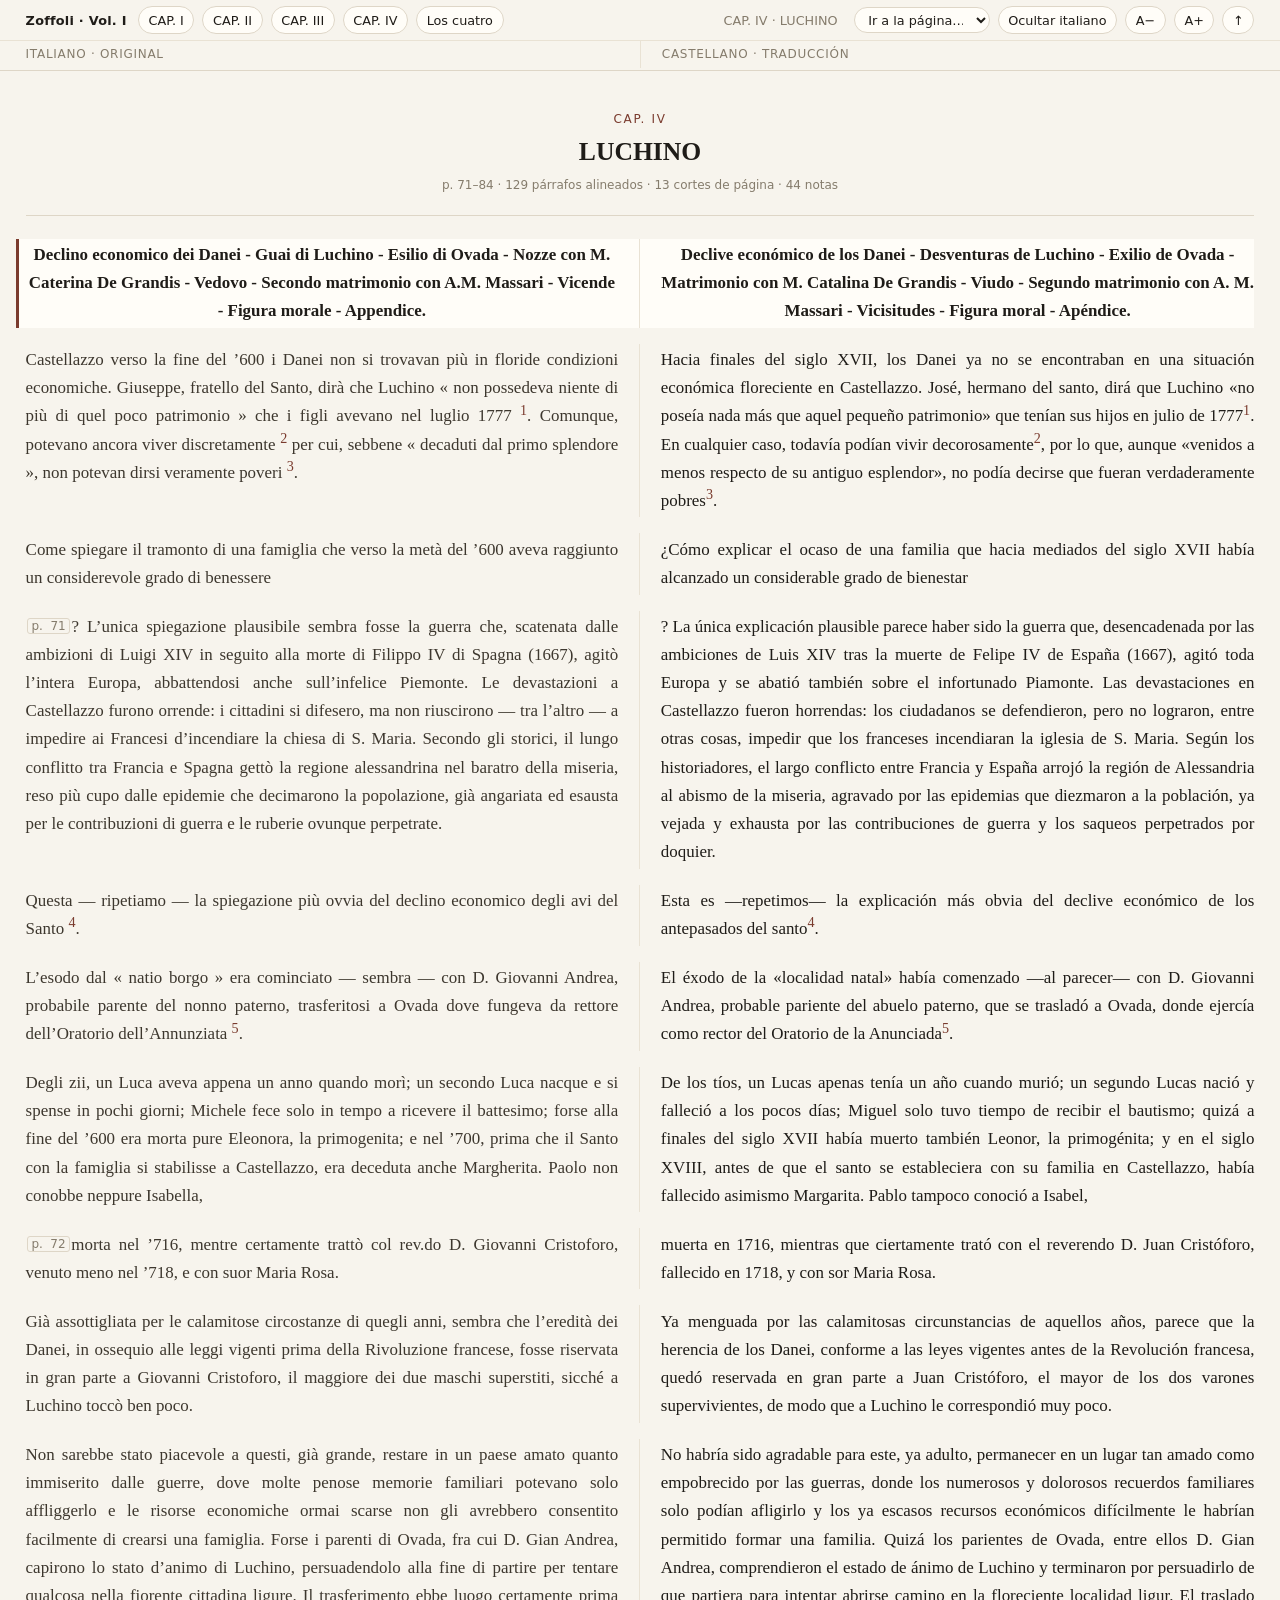
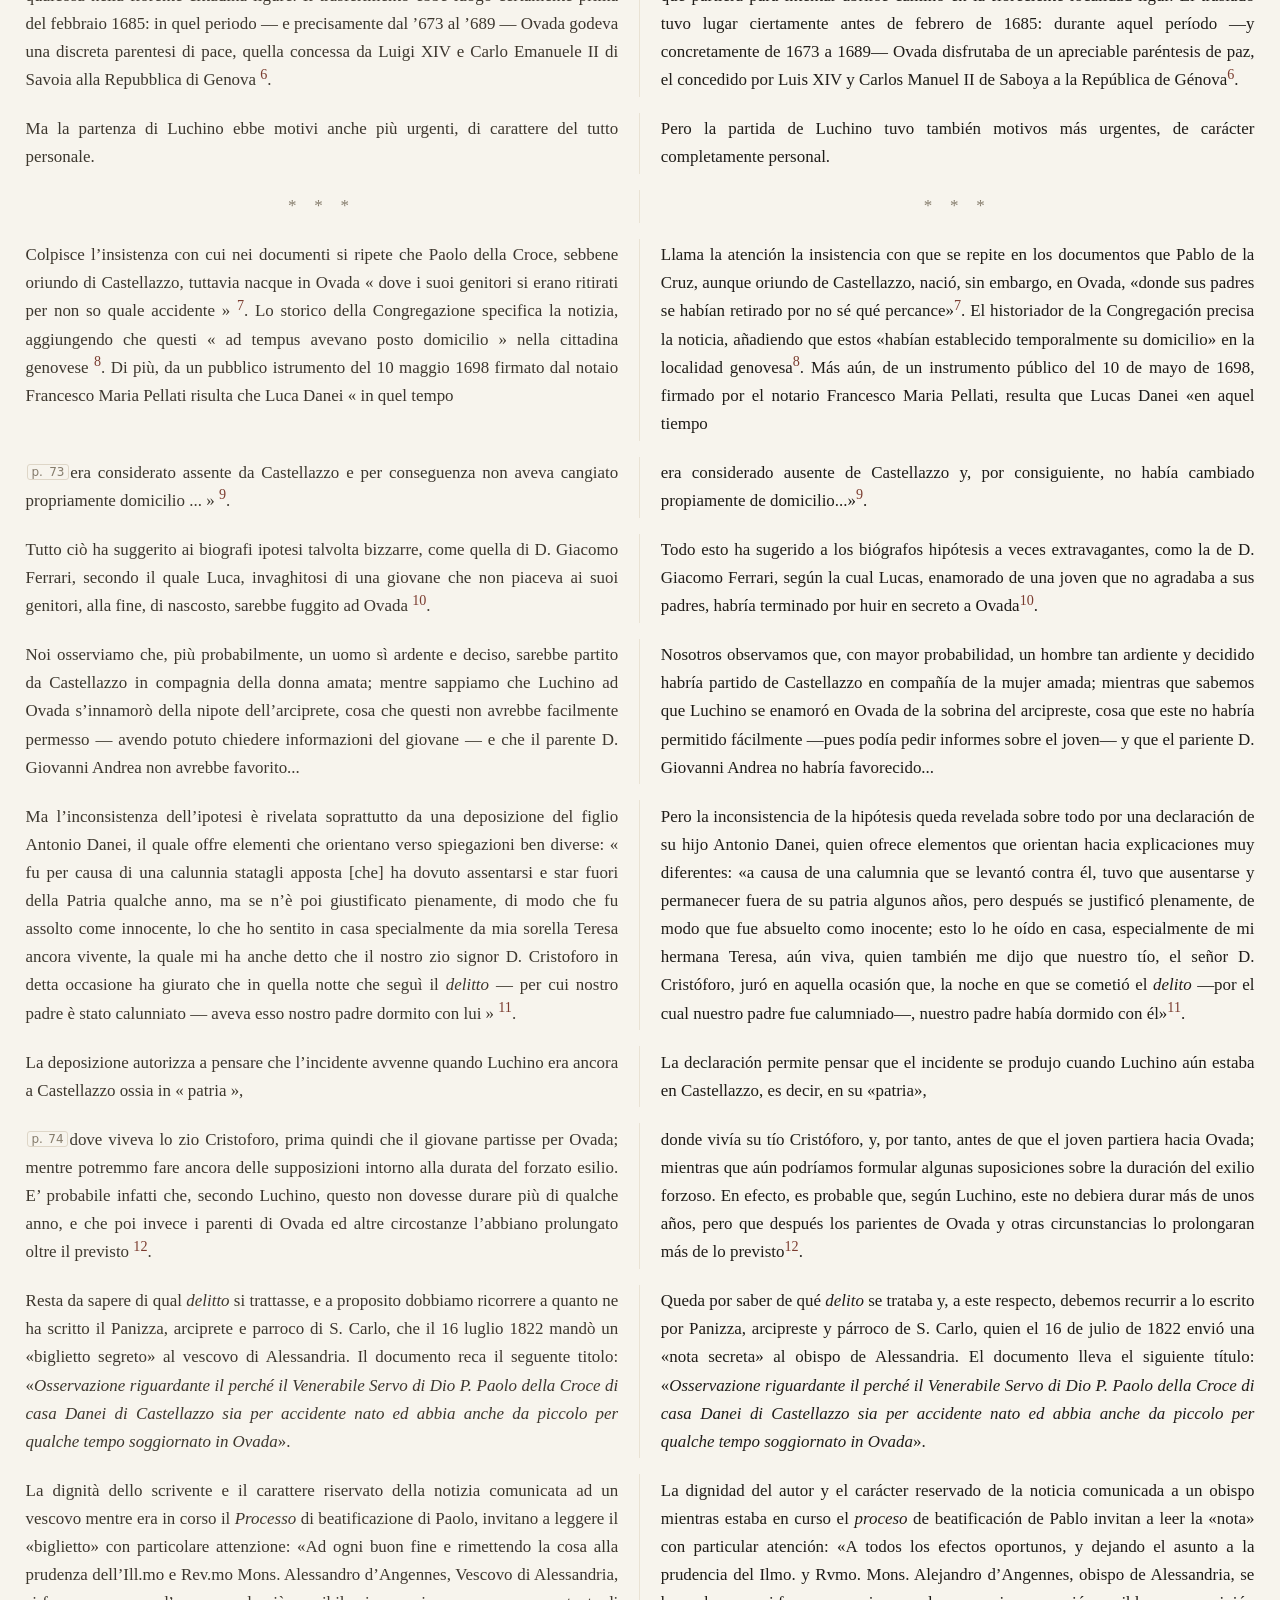
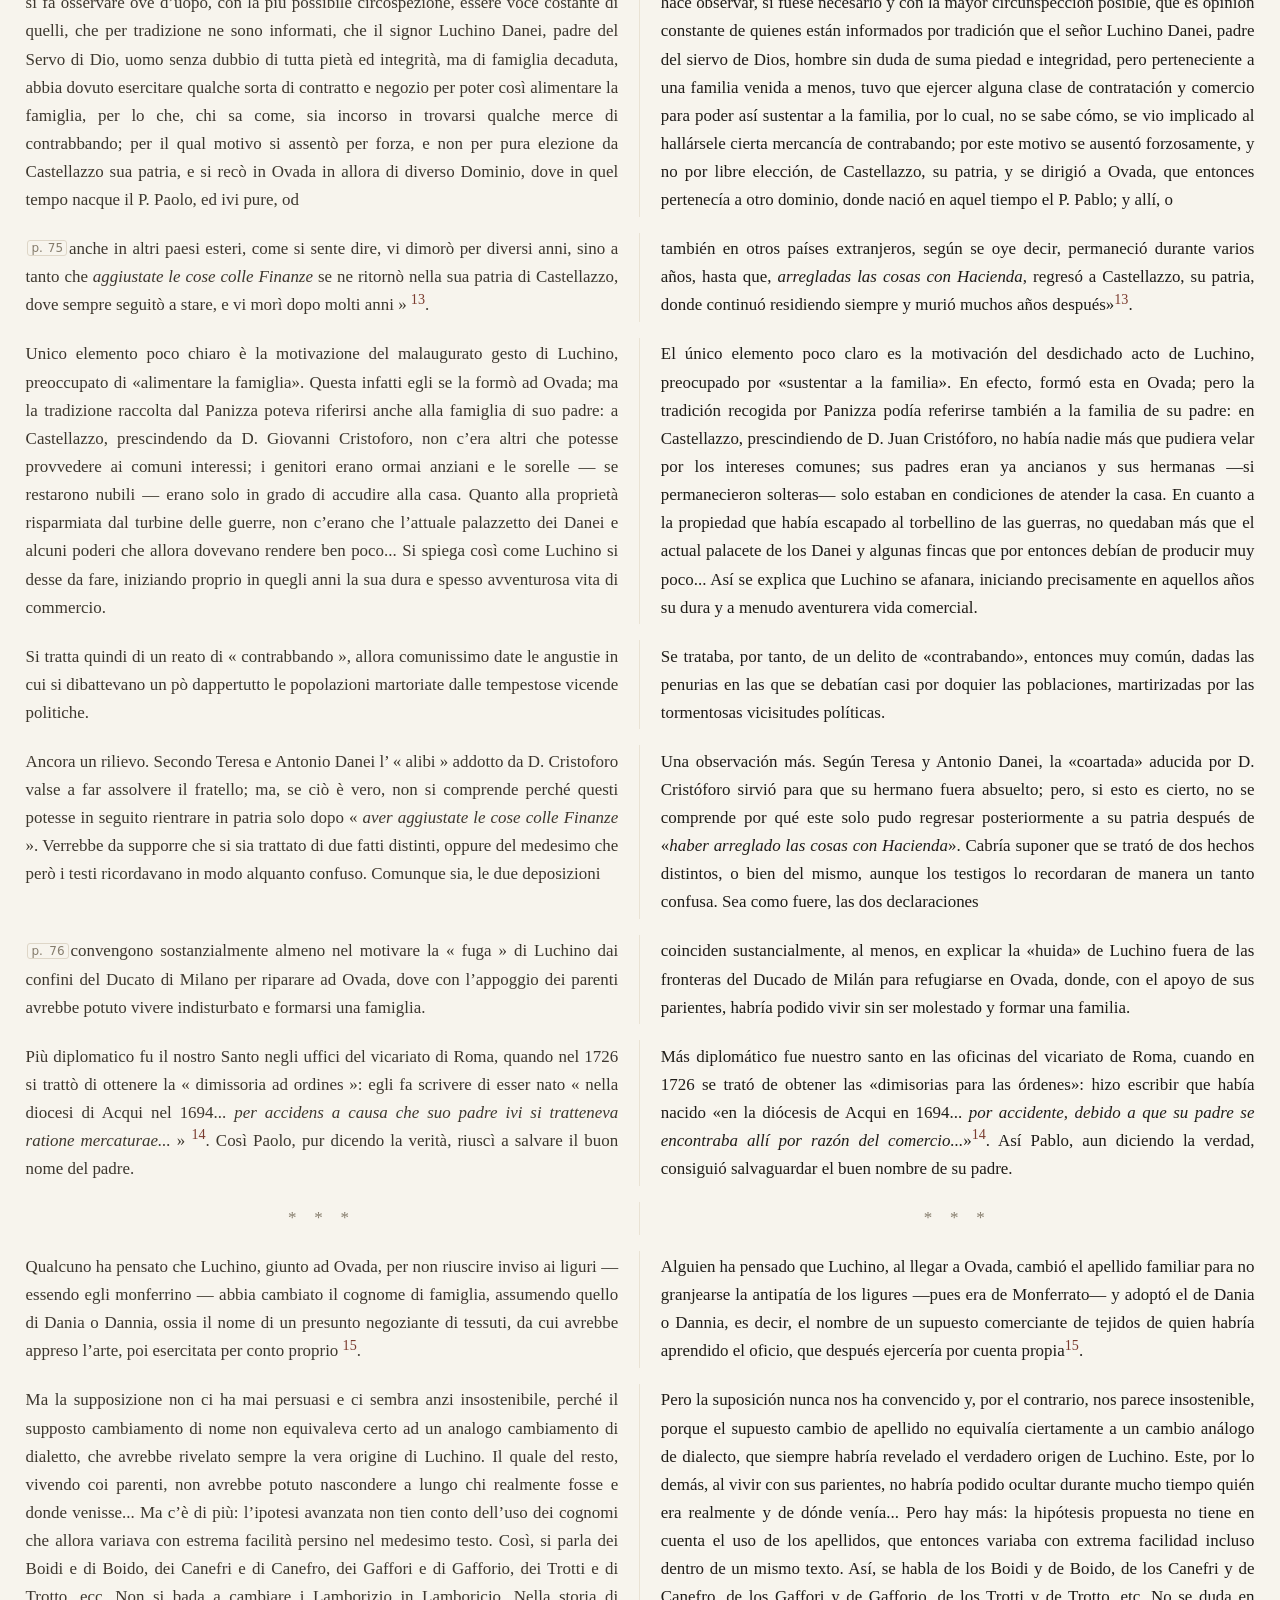
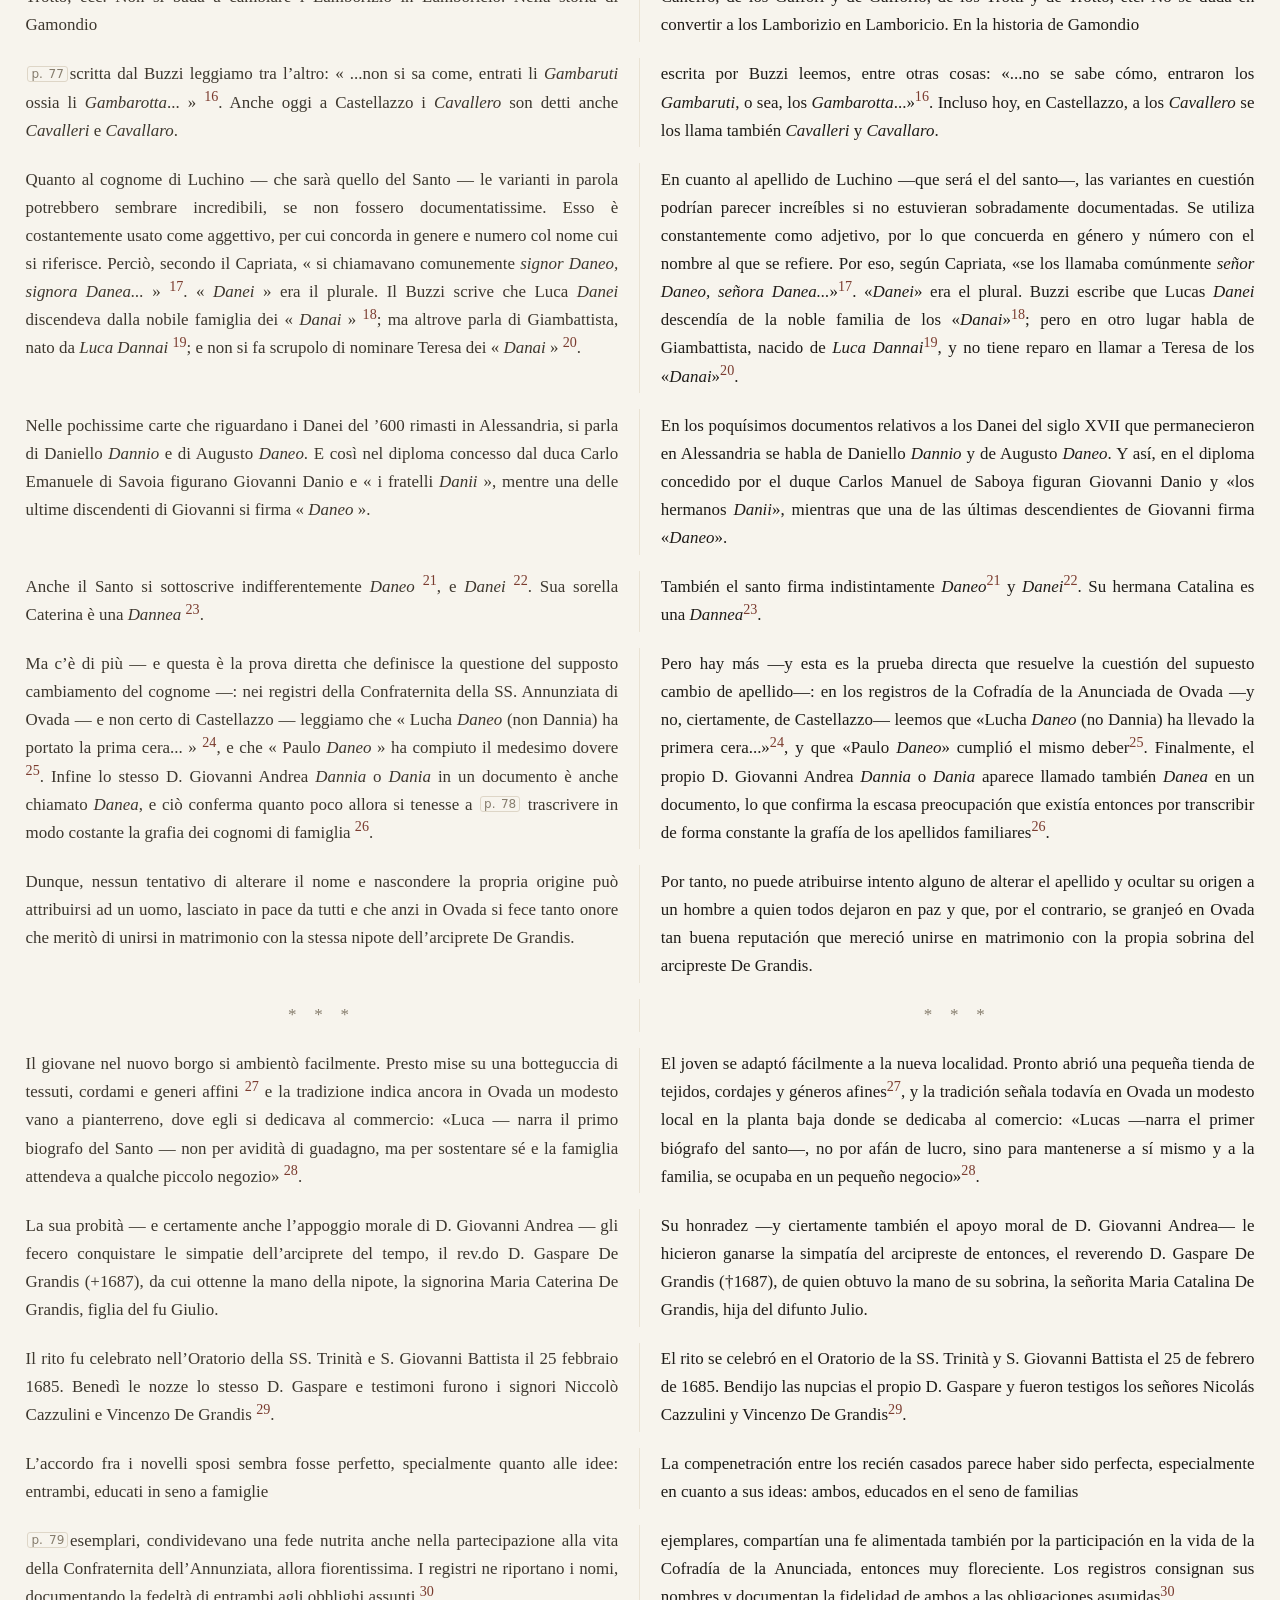
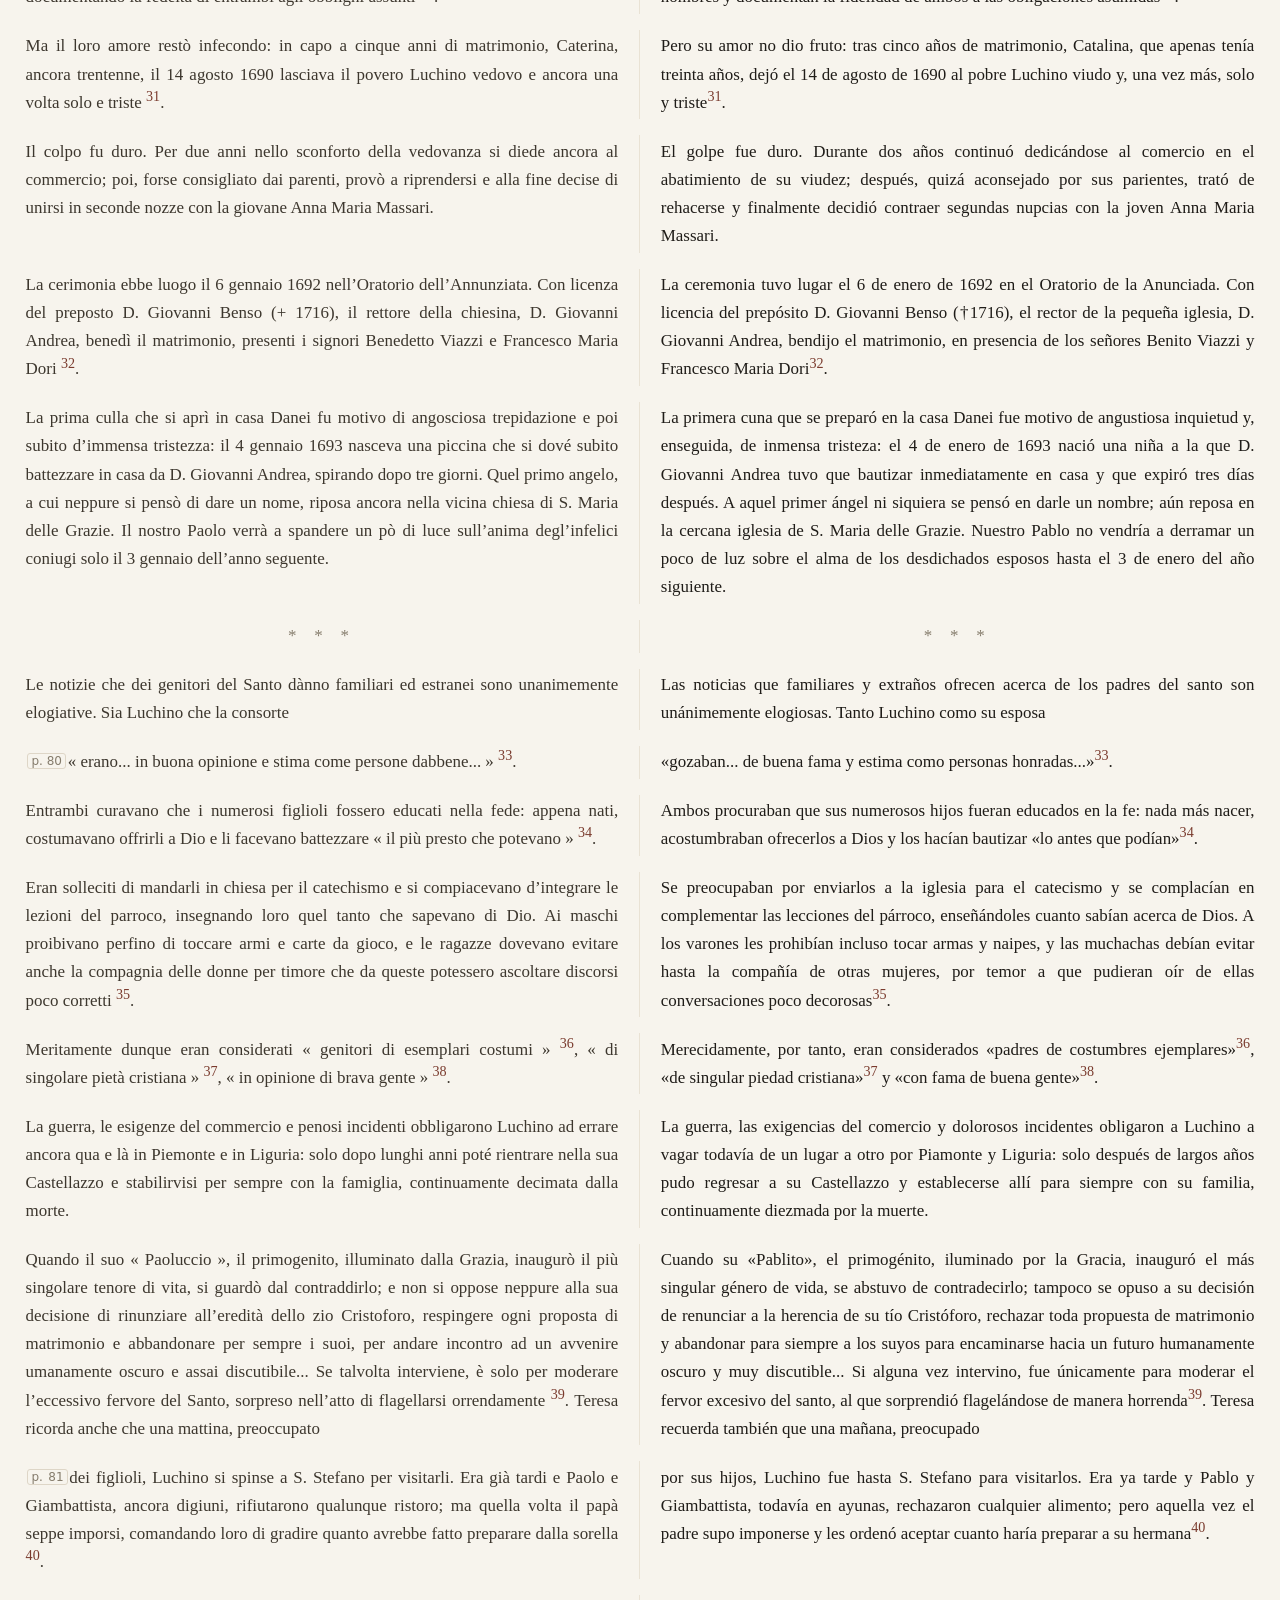
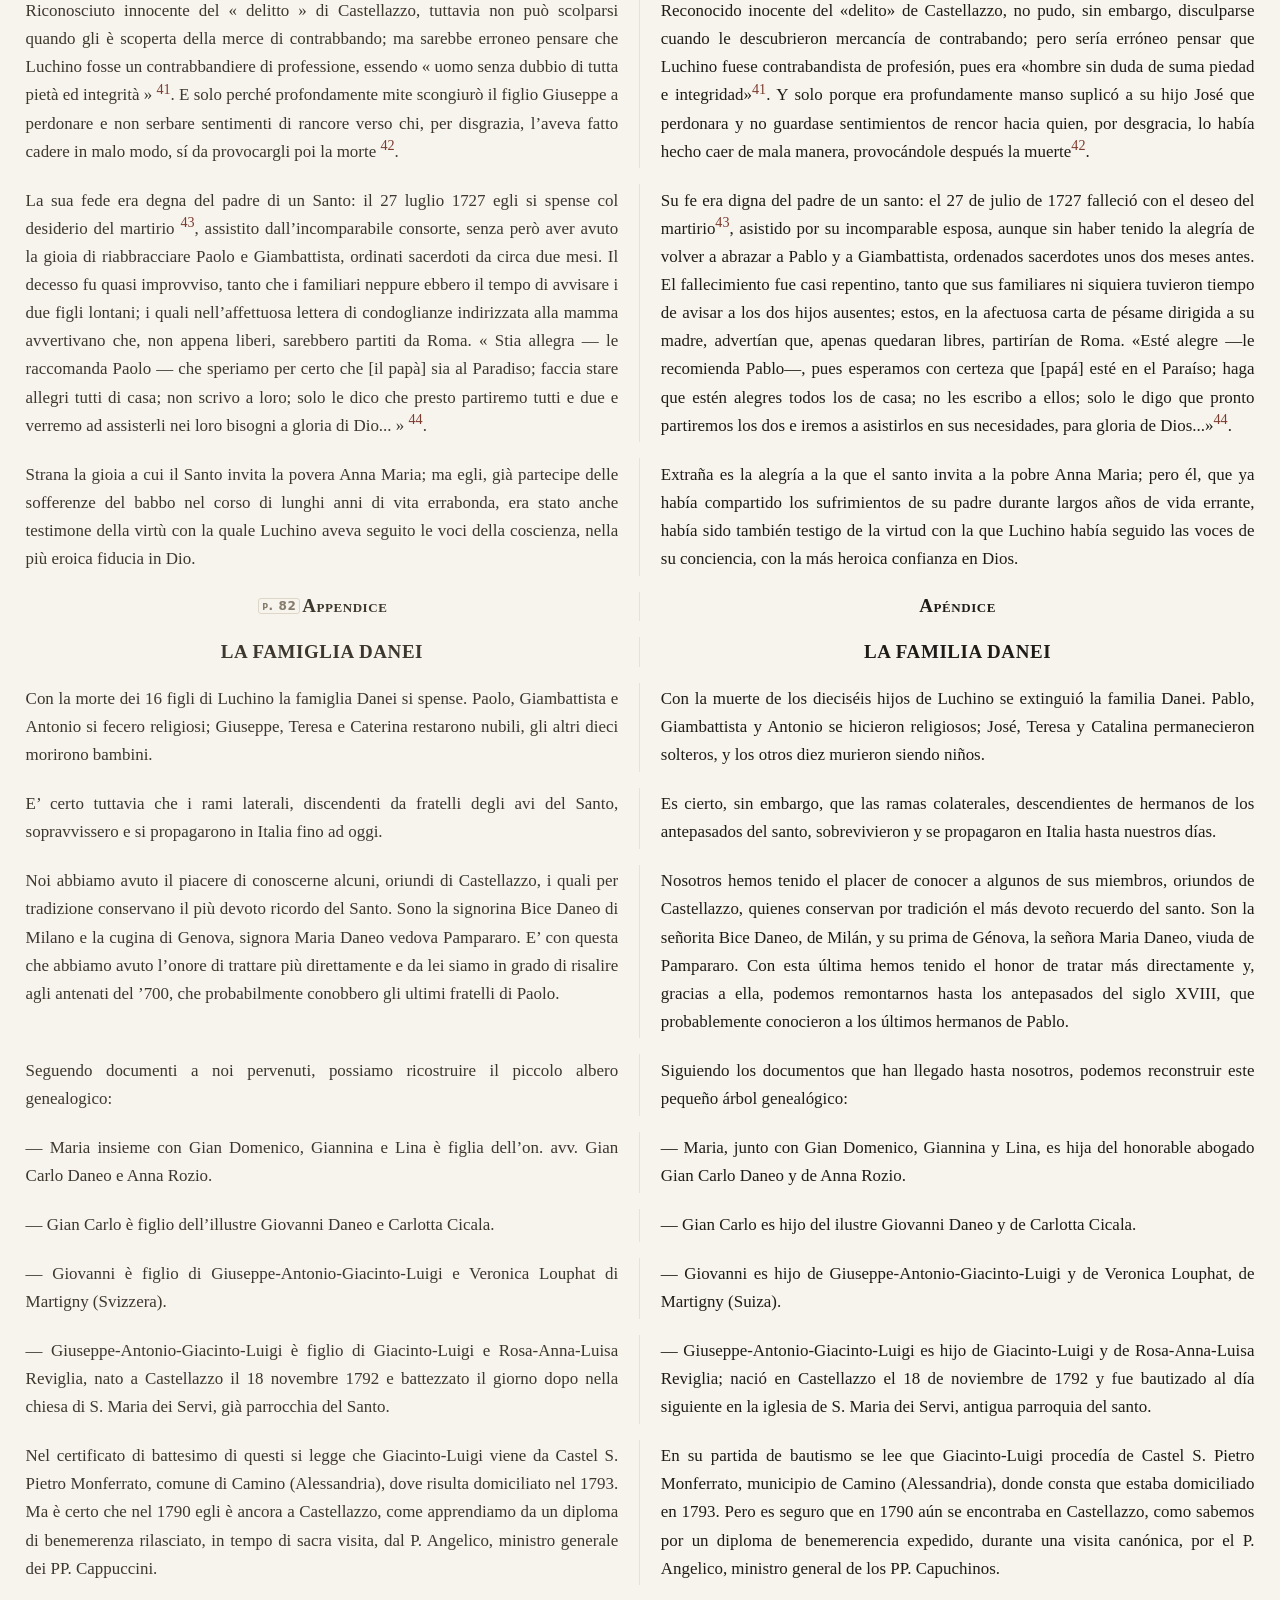
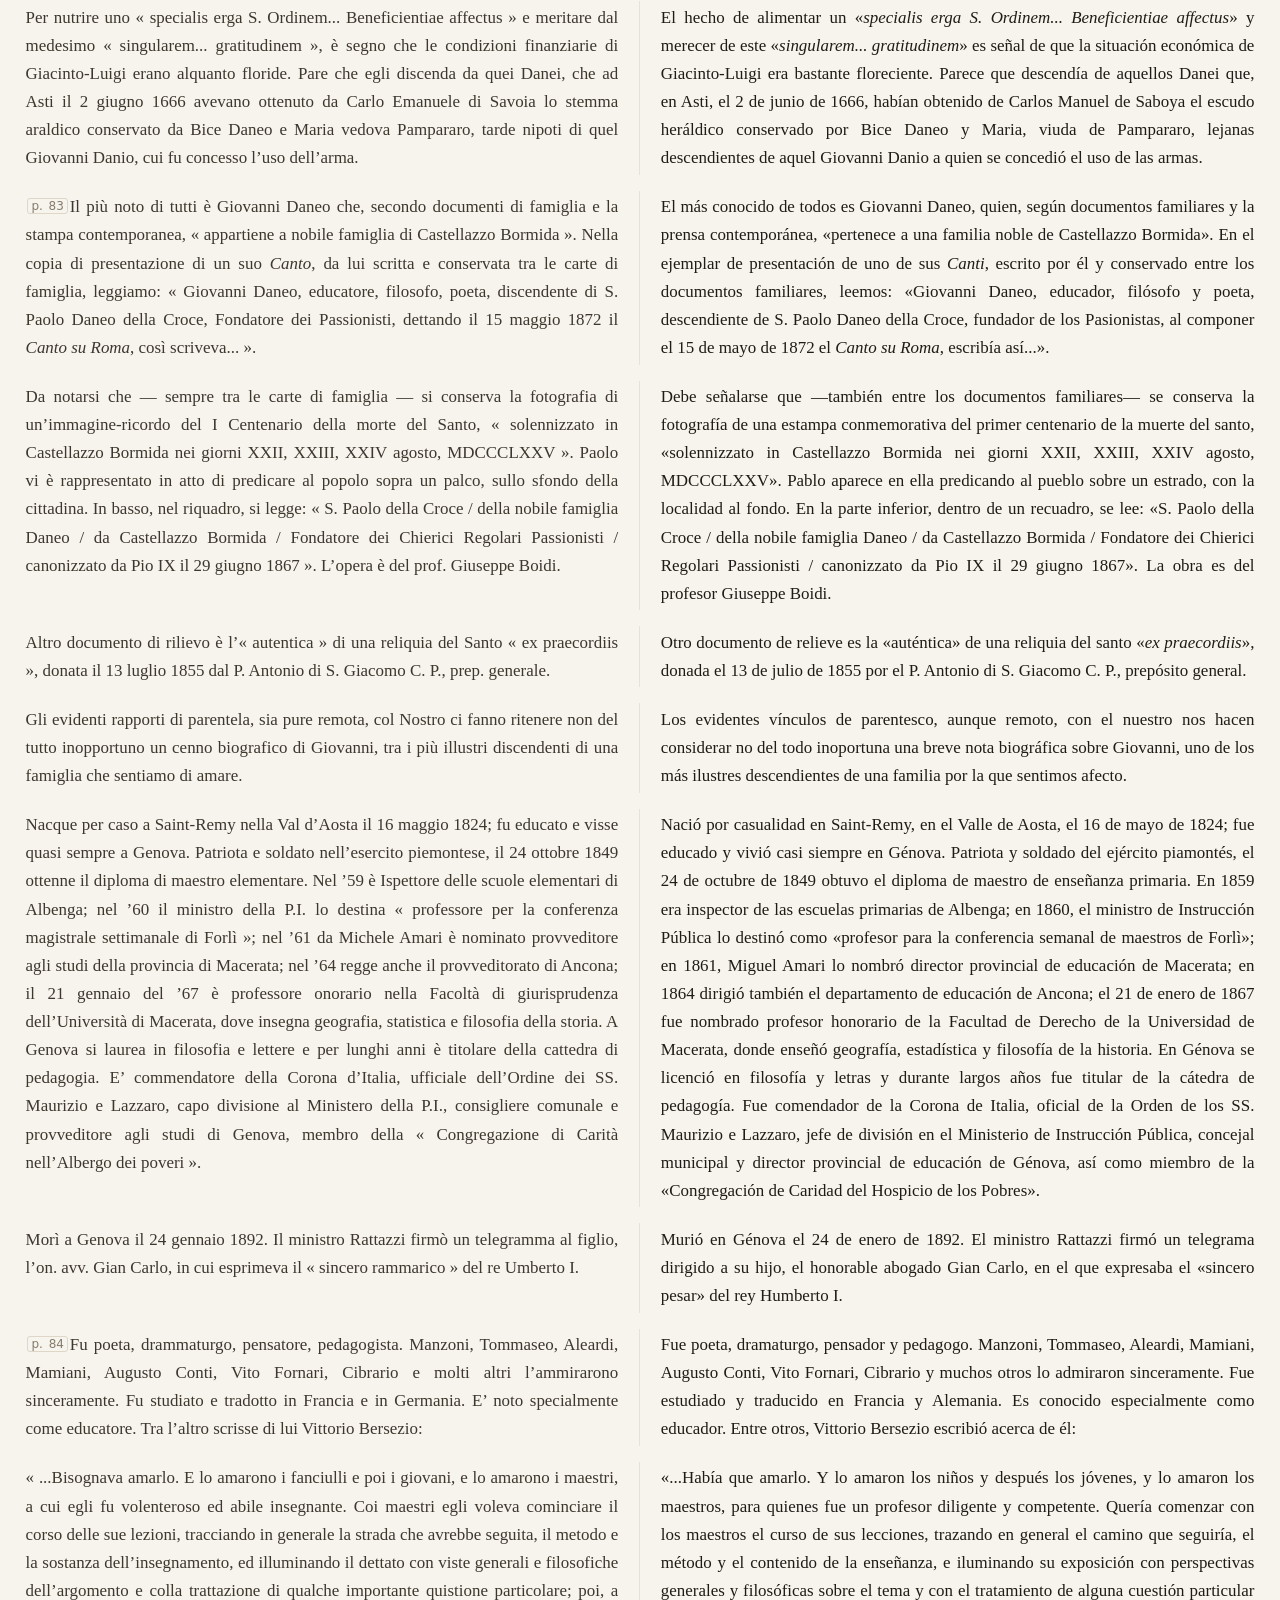
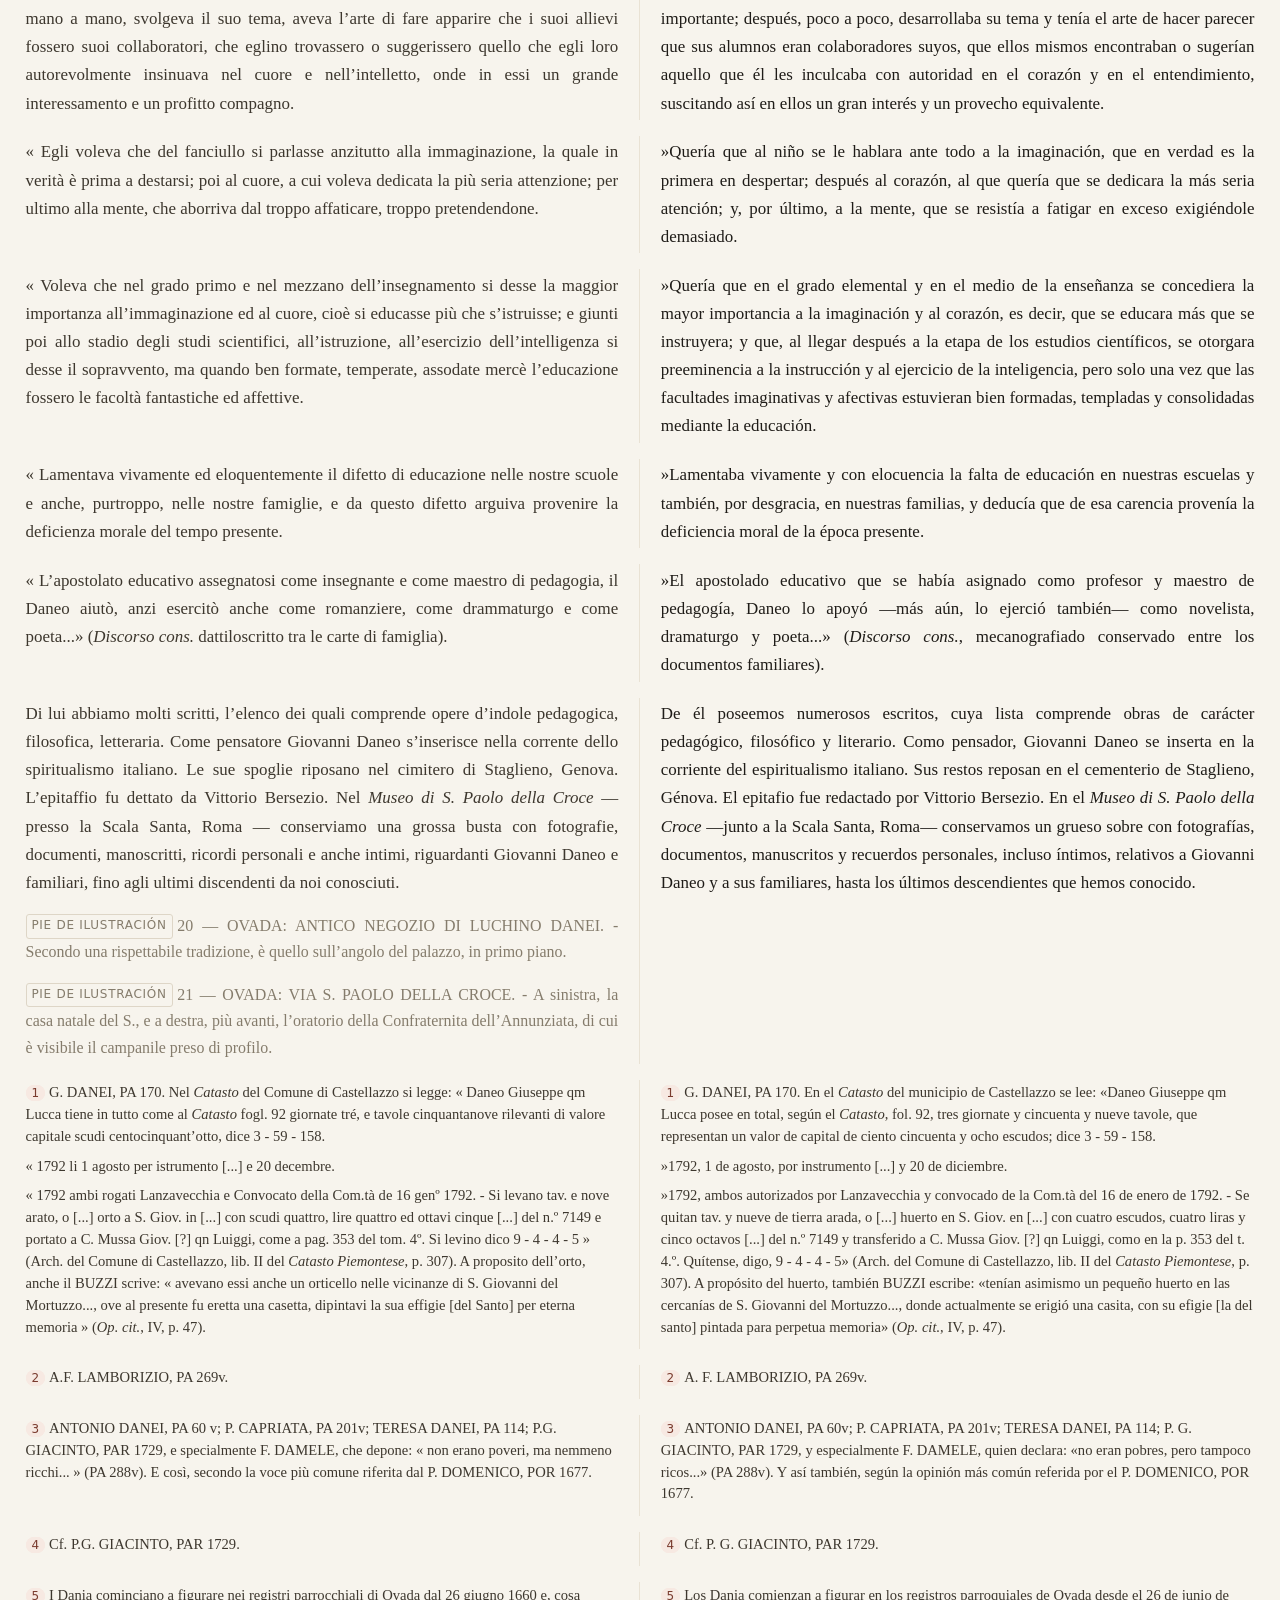
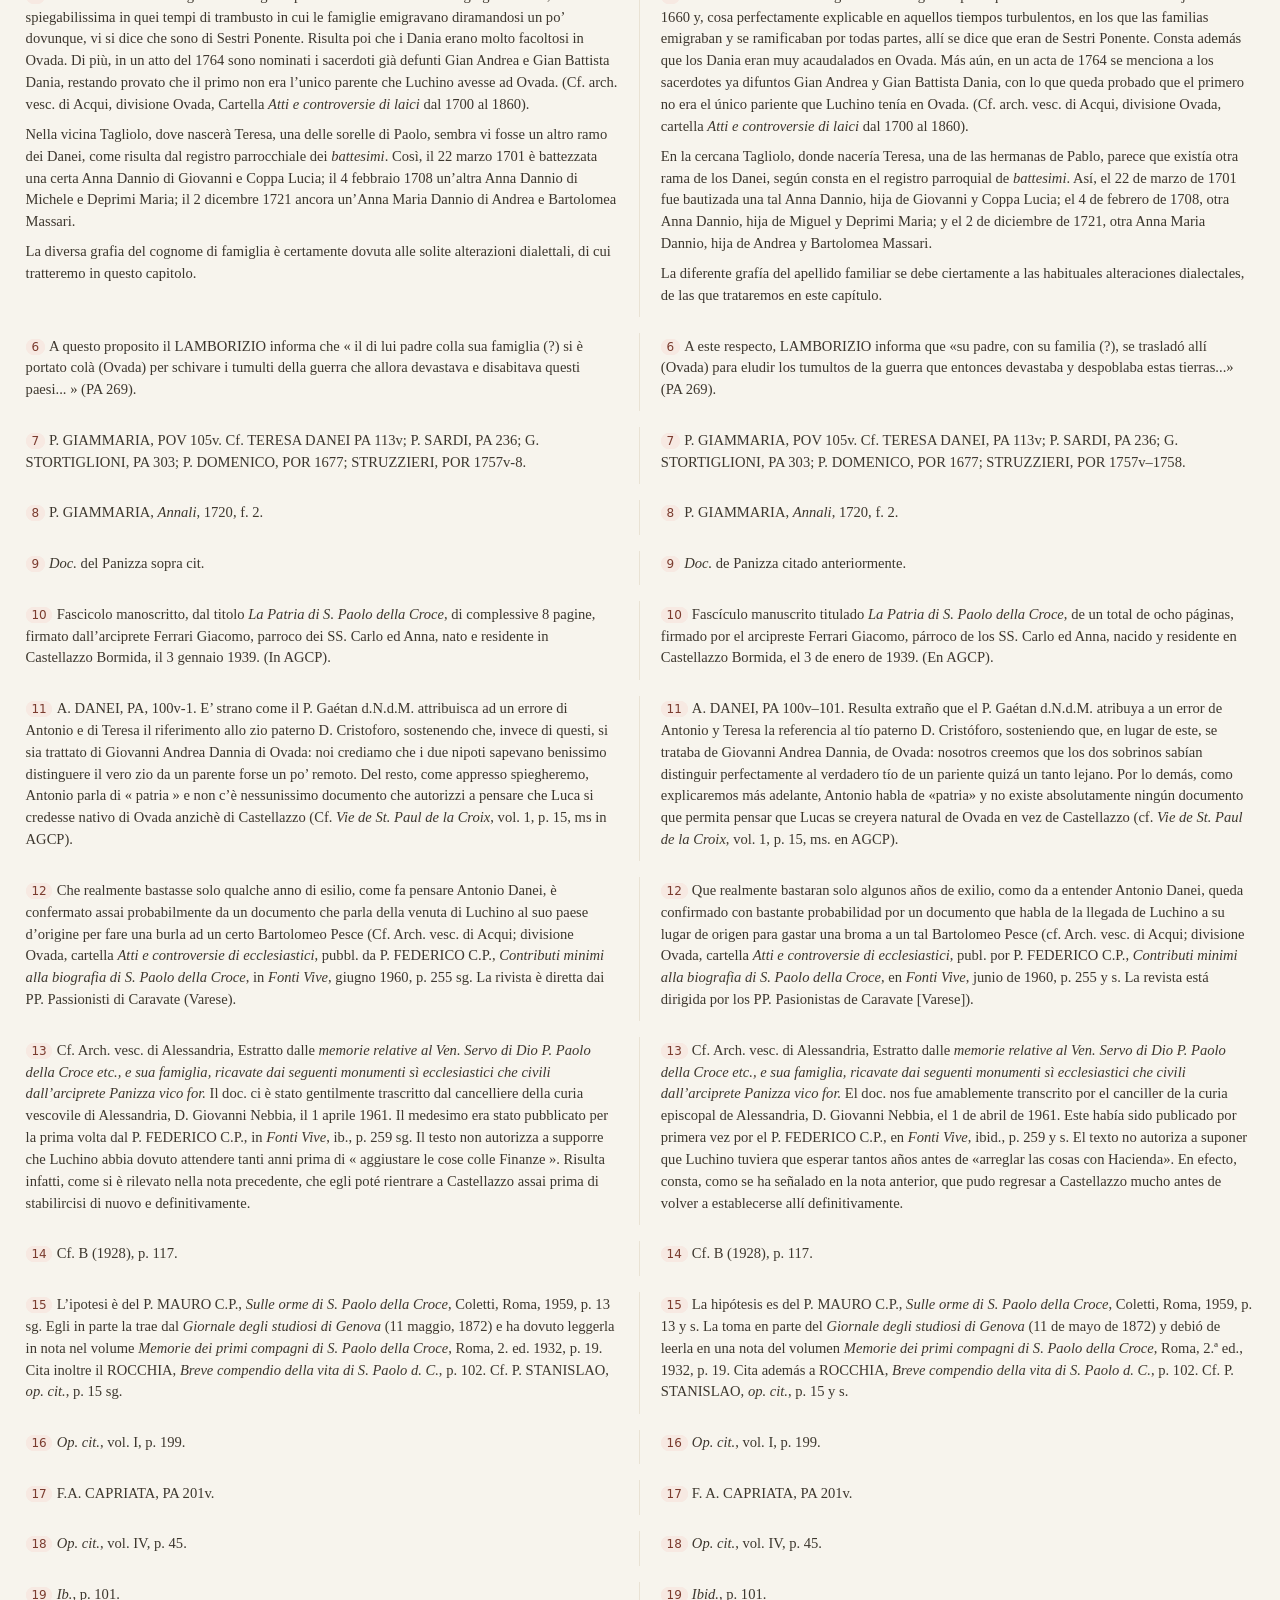
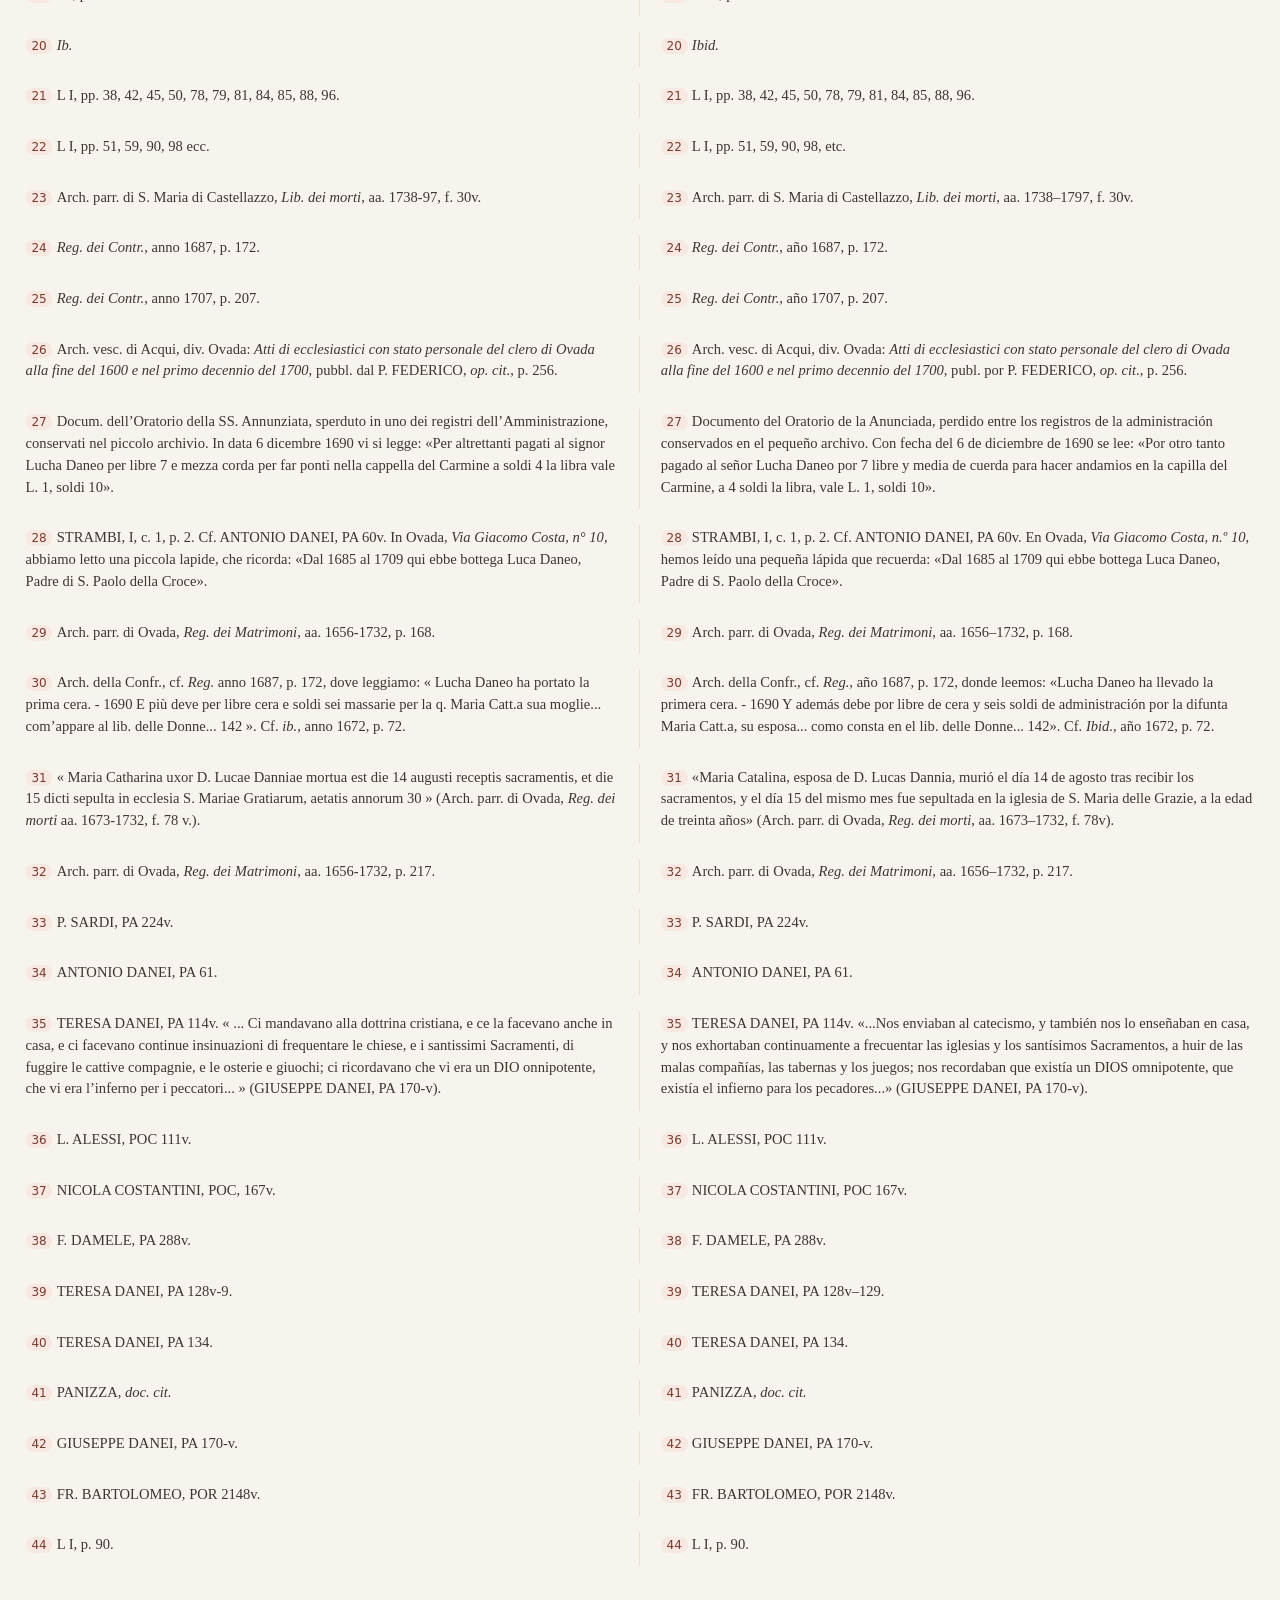
<file: 009_p1_c04_luchino.html>
<!DOCTYPE html>
<html lang="es">
<head>
<meta charset="utf-8">
<meta name="viewport" content="width=device-width, initial-scale=1">
<title>LUCHINO — Zoffoli, lectura bilingüe</title>
<link rel="stylesheet" href="assets/style.css">
</head>
<body>
<div class="topbar">
  <div class="bar wrap">
    <span class="brand"><a href="index.html">Zoffoli · Vol. I</a></span>
    <a class="btn" href="006_p1_c01_la_povera_italia.html">CAP. I</a><a class="btn" href="007_p1_c02_gaudium_mundi.html">CAP. II</a><a class="btn" href="008_p1_c03_i_danei.html">CAP. III</a><a class="btn" href="009_p1_c04_luchino.html" aria-current="page">CAP. IV</a><a class="btn" href="completo.html">Los cuatro</a>
    <span class="spacer"></span>
    <span class="hud" id="hud-chapter"></span>
    <span class="hud" id="hud-page"></span>
    <select id="page-jump" title="Ir a una página impresa"><option value="">Ir a la página…</option><option value="c009-p71">p. 71</option><option value="c009-p72">p. 72</option><option value="c009-p73">p. 73</option><option value="c009-p74">p. 74</option><option value="c009-p75">p. 75</option><option value="c009-p76">p. 76</option><option value="c009-p77">p. 77</option><option value="c009-p79">p. 79</option><option value="c009-p80">p. 80</option><option value="c009-p81">p. 81</option><option value="c009-p82">p. 82</option><option value="c009-p83">p. 83</option><option value="c009-p84">p. 84</option></select>
    <button class="btn" id="toggle-src" aria-pressed="false">Ocultar italiano</button>
    <button class="btn" data-font="-0.05" title="Reducir el cuerpo de letra">A−</button>
    <button class="btn" data-font="0.05" title="Aumentar el cuerpo de letra">A+</button>
    <button class="btn" id="to-top" title="Volver arriba">↑</button>
  </div>
  <div class="colhead wrap">
    <div class="src"><span class="lang">Italiano · original</span></div>
    <div class="tgt"><span class="lang">Castellano · traducción</span></div>
  </div>
  <div class="progress"><i></i></div>
</div><main class="wrap">
<article class="chapter" data-stem="009_p1_c04_luchino">
<header class="chapter-head">
<p class="cap-label">CAP. IV</p>
<h1 class="cap-title">LUCHINO</h1>
<p class="cap-meta">p. 71–84 · 129 párrafos alineados · 13 cortes de página · 44 notas</p>
</header><div class="rows">
<div class="row pair" id="c009-r0" data-page="" data-ch="CAP. IV · LUCHINO"><div class="cell src" lang="it"><p class="ch-summary">Declino economico dei Danei - Guai di Luchino - Esilio di Ovada - Nozze con M. Caterina De Grandis - Vedovo - Secondo matrimonio con A.M. Massari - Vicende - Figura morale - Appendice.</p></div><div class="cell tgt" lang="es"><p class="ch-summary">Declive económico de los Danei - Desventuras de Luchino - Exilio de Ovada - Matrimonio con M. Catalina De Grandis - Viudo - Segundo matrimonio con A. M. Massari - Vicisitudes - Figura moral - Apéndice.</p></div></div>
<div class="row pair" id="c009-r1" data-page="" data-ch="CAP. IV · LUCHINO"><div class="cell src" lang="it"><p>Castellazzo verso la fine del ’600 i Danei non si trovavan più in floride condizioni economiche. Giuseppe, fratello del Santo, dirà che Luchino « non possedeva niente di più di quel poco patrimonio » che i figli avevano nel luglio 1777 <sup class="fnref"><a href="#c009-r96" data-jump="c009-r96">1</a><span class="fn-tip" role="tooltip">G. DANEI, PA 170. Nel <em>Catasto</em> del Comune di Castellazzo si legge: « Daneo Giuseppe qm Lucca tiene in tutto come al <em>Catasto</em> fogl. 92 giornate tré, e tavole cinquantanove rilevanti di valore capitale scudi centocinquant’otto, dice 3 - 59 - 158.<br><br>« 1792 li 1 agosto per istrumento [...] e 20 decembre.<br><br>« 1792 ambi rogati Lanzavecchia e Convocato della Com.tà de 16 genº 1792. - Si levano tav. e nove arato, o [...] orto a S. Giov. in [...] con scudi quattro, lire quattro ed ottavi cinque [...] del n.º 7149 e portato a C. Mussa Giov. [?] qn Luiggi, come a pag. 353 del tom. 4º. Si levino dico 9 - 4 - 4 - 5 » (Arch. del Comune di Castellazzo, lib. II del <em>Catasto Piemontese</em>, p. 307). A proposito dell’orto, anche il BUZZI scrive: « avevano essi anche un orticello nelle vicinanze di S. Giovanni del Mortuzzo..., ove al presente fu eretta una casetta, dipintavi la sua effigie [del Santo] per eterna memoria » (<em>Op. cit.</em>, IV, p. 47).</span></sup>. Comunque, potevano ancora viver discretamente <sup class="fnref"><a href="#c009-r97" data-jump="c009-r97">2</a><span class="fn-tip" role="tooltip">A.F. LAMBORIZIO, PA 269v.</span></sup> per cui, sebbene « decaduti dal primo splendore », non potevan dirsi veramente poveri <sup class="fnref"><a href="#c009-r98" data-jump="c009-r98">3</a><span class="fn-tip" role="tooltip">ANTONIO DANEI, PA 60 v; P. CAPRIATA, PA 201v; TERESA DANEI, PA 114; P.G. GIACINTO, PAR 1729, e specialmente F. DAMELE, che depone: « non erano poveri, ma nemmeno ricchi... » (PA 288v). E così, secondo la voce più comune riferita dal P. DOMENICO, POR 1677.</span></sup>.</p></div><div class="cell tgt" lang="es"><p>Hacia finales del siglo XVII, los Danei ya no se encontraban en una situación económica floreciente en Castellazzo. José, hermano del santo, dirá que Luchino «no poseía nada más que aquel pequeño patrimonio» que tenían sus hijos en julio de 1777<sup class="fnref"><a href="#c009-r96" data-jump="c009-r96">1</a><span class="fn-tip" role="tooltip">G. DANEI, PA 170. En el <em>Catasto</em> del municipio de Castellazzo se lee: «Daneo Giuseppe qm Lucca posee en total, según el <em>Catasto</em>, fol. 92, tres giornate y cincuenta y nueve tavole, que representan un valor de capital de ciento cincuenta y ocho escudos; dice 3 - 59 - 158.<br><br>»1792, 1 de agosto, por instrumento [...] y 20 de diciembre.<br><br>»1792, ambos autorizados por Lanzavecchia y convocado de la Com.tà del 16 de enero de 1792. - Se quitan tav. y nueve de tierra arada, o [...] huerto en S. Giov. en [...] con cuatro escudos, cuatro liras y cinco octavos [...] del n.º 7149 y transferido a C. Mussa Giov. [?] qn Luiggi, como en la p. 353 del t. 4.º. Quítense, digo, 9 - 4 - 4 - 5» (Arch. del Comune di Castellazzo, lib. II del <em>Catasto Piemontese</em>, p. 307). A propósito del huerto, también BUZZI escribe: «tenían asimismo un pequeño huerto en las cercanías de S. Giovanni del Mortuzzo..., donde actualmente se erigió una casita, con su efigie [la del santo] pintada para perpetua memoria» (<em>Op. cit.</em>, IV, p. 47).</span></sup>. En cualquier caso, todavía podían vivir decorosamente<sup class="fnref"><a href="#c009-r97" data-jump="c009-r97">2</a><span class="fn-tip" role="tooltip">A. F. LAMBORIZIO, PA 269v.</span></sup>, por lo que, aunque «venidos a menos respecto de su antiguo esplendor», no podía decirse que fueran verdaderamente pobres<sup class="fnref"><a href="#c009-r98" data-jump="c009-r98">3</a><span class="fn-tip" role="tooltip">ANTONIO DANEI, PA 60v; P. CAPRIATA, PA 201v; TERESA DANEI, PA 114; P. G. GIACINTO, PAR 1729, y especialmente F. DAMELE, quien declara: «no eran pobres, pero tampoco ricos...» (PA 288v). Y así también, según la opinión más común referida por el P. DOMENICO, POR 1677.</span></sup>.</p></div></div>
<div class="row pair" id="c009-r2" data-page="" data-ch="CAP. IV · LUCHINO"><div class="cell src" lang="it"><p>Come spiegare il tramonto di una famiglia che verso la metà del ’600 aveva raggiunto un considerevole grado di benessere</p></div><div class="cell tgt" lang="es"><p>¿Cómo explicar el ocaso de una familia que hacia mediados del siglo XVII había alcanzado un considerable grado de bienestar</p></div></div>
<div class="row pair" id="c009-r4" data-page="71" data-ch="CAP. IV · LUCHINO"><div class="cell src" lang="it"><p><span class="pb-inline" id="c009-p71" data-pagejump="71" title="página 71">p.&nbsp;71</span>? L’unica spiegazione plausibile sembra fosse la guerra che, scatenata dalle ambizioni di Luigi XIV in seguito alla morte di Filippo IV di Spagna (1667), agitò l’intera Europa, abbattendosi anche sull’infelice Piemonte. Le devastazioni a Castellazzo furono orrende: i cittadini si difesero, ma non riuscirono — tra l’altro — a impedire ai Francesi d’incendiare la chiesa di S. Maria. Secondo gli storici, il lungo conflitto tra Francia e Spagna gettò la regione alessandrina nel baratro della miseria, reso più cupo dalle epidemie che decimarono la popolazione, già angariata ed esausta per le contribuzioni di guerra e le ruberie ovunque perpetrate.</p></div><div class="cell tgt" lang="es"><p>? La única explicación plausible parece haber sido la guerra que, desencadenada por las ambiciones de Luis XIV tras la muerte de Felipe IV de España (1667), agitó toda Europa y se abatió también sobre el infortunado Piamonte. Las devastaciones en Castellazzo fueron horrendas: los ciudadanos se defendieron, pero no lograron, entre otras cosas, impedir que los franceses incendiaran la iglesia de S. Maria. Según los historiadores, el largo conflicto entre Francia y España arrojó la región de Alessandria al abismo de la miseria, agravado por las epidemias que diezmaron a la población, ya vejada y exhausta por las contribuciones de guerra y los saqueos perpetrados por doquier.</p></div></div>
<div class="row pair" id="c009-r5" data-page="71" data-ch="CAP. IV · LUCHINO"><div class="cell src" lang="it"><p>Questa — ripetiamo — la spiegazione più ovvia del declino economico degli avi del Santo <sup class="fnref"><a href="#c009-r99" data-jump="c009-r99">4</a><span class="fn-tip" role="tooltip">Cf. P.G. GIACINTO, PAR 1729.</span></sup>.</p></div><div class="cell tgt" lang="es"><p>Esta es —repetimos— la explicación más obvia del declive económico de los antepasados del santo<sup class="fnref"><a href="#c009-r99" data-jump="c009-r99">4</a><span class="fn-tip" role="tooltip">Cf. P. G. GIACINTO, PAR 1729.</span></sup>.</p></div></div>
<div class="row pair" id="c009-r6" data-page="71" data-ch="CAP. IV · LUCHINO"><div class="cell src" lang="it"><p>L’esodo dal « natio borgo » era cominciato — sembra — con D. Giovanni Andrea, probabile parente del nonno paterno, trasferitosi a Ovada dove fungeva da rettore dell’Oratorio dell’Annunziata <sup class="fnref"><a href="#c009-r100" data-jump="c009-r100">5</a><span class="fn-tip" role="tooltip">I Dania cominciano a figurare nei registri parrocchiali di Ovada dal 26 giugno 1660 e, cosa spiegabilissima in quei tempi di trambusto in cui le famiglie emigravano diramandosi un po’ dovunque, vi si dice che sono di Sestri Ponente. Risulta poi che i Dania erano molto facoltosi in Ovada. Di più, in un atto del 1764 sono nominati i sacerdoti già defunti Gian Andrea e Gian Battista Dania, restando provato che il primo non era l’unico parente che Luchino avesse ad Ovada. (Cf. arch. vesc. di Acqui, divisione Ovada, Cartella <em>Atti e controversie di laici</em> dal 1700 al 1860).<br><br>Nella vicina Tagliolo, dove nascerà Teresa, una delle sorelle di Paolo, sembra vi fosse un altro ramo dei Danei, come risulta dal registro parrocchiale dei <em>battesimi</em>. Così, il 22 marzo 1701 è battezzata una certa Anna Dannio di Giovanni e Coppa Lucia; il 4 febbraio 1708 un’altra Anna Dannio di Michele e Deprimi Maria; il 2 dicembre 1721 ancora un’Anna Maria Dannio di Andrea e Bartolomea Massari.<br><br>La diversa grafia del cognome di famiglia è certamente dovuta alle solite alterazioni dialettali, di cui tratteremo in questo capitolo.</span></sup>.</p></div><div class="cell tgt" lang="es"><p>El éxodo de la «localidad natal» había comenzado —al parecer— con D. Giovanni Andrea, probable pariente del abuelo paterno, que se trasladó a Ovada, donde ejercía como rector del Oratorio de la Anunciada<sup class="fnref"><a href="#c009-r100" data-jump="c009-r100">5</a><span class="fn-tip" role="tooltip">Los Dania comienzan a figurar en los registros parroquiales de Ovada desde el 26 de junio de 1660 y, cosa perfectamente explicable en aquellos tiempos turbulentos, en los que las familias emigraban y se ramificaban por todas partes, allí se dice que eran de Sestri Ponente. Consta además que los Dania eran muy acaudalados en Ovada. Más aún, en un acta de 1764 se menciona a los sacerdotes ya difuntos Gian Andrea y Gian Battista Dania, con lo que queda probado que el primero no era el único pariente que Luchino tenía en Ovada. (Cf. arch. vesc. di Acqui, divisione Ovada, cartella <em>Atti e controversie di laici</em> dal 1700 al 1860).<br><br>En la cercana Tagliolo, donde nacería Teresa, una de las hermanas de Pablo, parece que existía otra rama de los Danei, según consta en el registro parroquial de <em>battesimi</em>. Así, el 22 de marzo de 1701 fue bautizada una tal Anna Dannio, hija de Giovanni y Coppa Lucia; el 4 de febrero de 1708, otra Anna Dannio, hija de Miguel y Deprimi Maria; y el 2 de diciembre de 1721, otra Anna Maria Dannio, hija de Andrea y Bartolomea Massari.<br><br>La diferente grafía del apellido familiar se debe ciertamente a las habituales alteraciones dialectales, de las que trataremos en este capítulo.</span></sup>.</p></div></div>
<div class="row pair" id="c009-r7" data-page="71" data-ch="CAP. IV · LUCHINO"><div class="cell src" lang="it"><p>Degli zii, un Luca aveva appena un anno quando morì; un secondo Luca nacque e si spense in pochi giorni; Michele fece solo in tempo a ricevere il battesimo; forse alla fine del ’600 era morta pure Eleonora, la primogenita; e nel ’700, prima che il Santo con la famiglia si stabilisse a Castellazzo, era deceduta anche Margherita. Paolo non conobbe neppure Isabella,</p></div><div class="cell tgt" lang="es"><p>De los tíos, un Lucas apenas tenía un año cuando murió; un segundo Lucas nació y falleció a los pocos días; Miguel solo tuvo tiempo de recibir el bautismo; quizá a finales del siglo XVII había muerto también Leonor, la primogénita; y en el siglo XVIII, antes de que el santo se estableciera con su familia en Castellazzo, había fallecido asimismo Margarita. Pablo tampoco conoció a Isabel,</p></div></div>
<div class="row pair" id="c009-r9" data-page="72" data-ch="CAP. IV · LUCHINO"><div class="cell src" lang="it"><p><span class="pb-inline" id="c009-p72" data-pagejump="72" title="página 72">p.&nbsp;72</span>morta nel ’716, mentre certamente trattò col rev.do D. Giovanni Cristoforo, venuto meno nel ’718, e con suor Maria Rosa.</p></div><div class="cell tgt" lang="es"><p>muerta en 1716, mientras que ciertamente trató con el reverendo D. Juan Cristóforo, fallecido en 1718, y con sor Maria Rosa.</p></div></div>
<div class="row pair" id="c009-r10" data-page="72" data-ch="CAP. IV · LUCHINO"><div class="cell src" lang="it"><p>Già assottigliata per le calamitose circostanze di quegli anni, sembra che l’eredità dei Danei, in ossequio alle leggi vigenti prima della Rivoluzione francese, fosse riservata in gran parte a Giovanni Cristoforo, il maggiore dei due maschi superstiti, sicché a Luchino toccò ben poco.</p></div><div class="cell tgt" lang="es"><p>Ya menguada por las calamitosas circunstancias de aquellos años, parece que la herencia de los Danei, conforme a las leyes vigentes antes de la Revolución francesa, quedó reservada en gran parte a Juan Cristóforo, el mayor de los dos varones supervivientes, de modo que a Luchino le correspondió muy poco.</p></div></div>
<div class="row pair" id="c009-r11" data-page="72" data-ch="CAP. IV · LUCHINO"><div class="cell src" lang="it"><p>Non sarebbe stato piacevole a questi, già grande, restare in un paese amato quanto immiserito dalle guerre, dove molte penose memorie familiari potevano solo affliggerlo e le risorse economiche ormai scarse non gli avrebbero consentito facilmente di crearsi una famiglia. Forse i parenti di Ovada, fra cui D. Gian Andrea, capirono lo stato d’animo di Luchino, persuadendolo alla fine di partire per tentare qualcosa nella fiorente cittadina ligure. Il trasferimento ebbe luogo certamente prima del febbraio 1685: in quel periodo — e precisamente dal ’673 al ’689 — Ovada godeva una discreta parentesi di pace, quella concessa da Luigi XIV e Carlo Emanuele II di Savoia alla Repubblica di Genova <sup class="fnref"><a href="#c009-r101" data-jump="c009-r101">6</a><span class="fn-tip" role="tooltip">A questo proposito il LAMBORIZIO informa che « il di lui padre colla sua famiglia (?) si è portato colà (Ovada) per schivare i tumulti della guerra che allora devastava e disabitava questi paesi... » (PA 269).</span></sup>.</p></div><div class="cell tgt" lang="es"><p>No habría sido agradable para este, ya adulto, permanecer en un lugar tan amado como empobrecido por las guerras, donde los numerosos y dolorosos recuerdos familiares solo podían afligirlo y los ya escasos recursos económicos difícilmente le habrían permitido formar una familia. Quizá los parientes de Ovada, entre ellos D. Gian Andrea, comprendieron el estado de ánimo de Luchino y terminaron por persuadirlo de que partiera para intentar abrirse camino en la floreciente localidad ligur. El traslado tuvo lugar ciertamente antes de febrero de 1685: durante aquel período —y concretamente de 1673 a 1689— Ovada disfrutaba de un apreciable paréntesis de paz, el concedido por Luis XIV y Carlos Manuel II de Saboya a la República de Génova<sup class="fnref"><a href="#c009-r101" data-jump="c009-r101">6</a><span class="fn-tip" role="tooltip">A este respecto, LAMBORIZIO informa que «su padre, con su familia (?), se trasladó allí (Ovada) para eludir los tumultos de la guerra que entonces devastaba y despoblaba estas tierras...» (PA 269).</span></sup>.</p></div></div>
<div class="row pair" id="c009-r12" data-page="72" data-ch="CAP. IV · LUCHINO"><div class="cell src" lang="it"><p>Ma la partenza di Luchino ebbe motivi anche più urgenti, di carattere del tutto personale.</p></div><div class="cell tgt" lang="es"><p>Pero la partida de Luchino tuvo también motivos más urgentes, de carácter completamente personal.</p></div></div>
<div class="row pair" id="c009-r13" data-page="72" data-ch="CAP. IV · LUCHINO"><div class="cell src" lang="it"><hr></div><div class="cell tgt" lang="es"><hr></div></div>
<div class="row pair" id="c009-r14" data-page="72" data-ch="CAP. IV · LUCHINO"><div class="cell src" lang="it"><p>Colpisce l’insistenza con cui nei documenti si ripete che Paolo della Croce, sebbene oriundo di Castellazzo, tuttavia nacque in Ovada « dove i suoi genitori si erano ritirati per non so quale accidente » <sup class="fnref"><a href="#c009-r102" data-jump="c009-r102">7</a><span class="fn-tip" role="tooltip">P. GIAMMARIA, POV 105v. Cf. TERESA DANEI PA 113v; P. SARDI, PA 236; G. STORTIGLIONI, PA 303; P. DOMENICO, POR 1677; STRUZZIERI, POR 1757v-8.</span></sup>. Lo storico della Congregazione specifica la notizia, aggiungendo che questi « ad tempus avevano posto domicilio » nella cittadina genovese <sup class="fnref"><a href="#c009-r103" data-jump="c009-r103">8</a><span class="fn-tip" role="tooltip">P. GIAMMARIA, <em>Annali</em>, 1720, f. 2.</span></sup>. Di più, da un pubblico istrumento del 10 maggio 1698 firmato dal notaio Francesco Maria Pellati risulta che Luca Danei « in quel tempo</p></div><div class="cell tgt" lang="es"><p>Llama la atención la insistencia con que se repite en los documentos que Pablo de la Cruz, aunque oriundo de Castellazzo, nació, sin embargo, en Ovada, «donde sus padres se habían retirado por no sé qué percance»<sup class="fnref"><a href="#c009-r102" data-jump="c009-r102">7</a><span class="fn-tip" role="tooltip">P. GIAMMARIA, POV 105v. Cf. TERESA DANEI, PA 113v; P. SARDI, PA 236; G. STORTIGLIONI, PA 303; P. DOMENICO, POR 1677; STRUZZIERI, POR 1757v–1758.</span></sup>. El historiador de la Congregación precisa la noticia, añadiendo que estos «habían establecido temporalmente su domicilio» en la localidad genovesa<sup class="fnref"><a href="#c009-r103" data-jump="c009-r103">8</a><span class="fn-tip" role="tooltip">P. GIAMMARIA, <em>Annali</em>, 1720, f. 2.</span></sup>. Más aún, de un instrumento público del 10 de mayo de 1698, firmado por el notario Francesco Maria Pellati, resulta que Lucas Danei «en aquel tiempo</p></div></div>
<div class="row pair" id="c009-r16" data-page="73" data-ch="CAP. IV · LUCHINO"><div class="cell src" lang="it"><p><span class="pb-inline" id="c009-p73" data-pagejump="73" title="página 73">p.&nbsp;73</span>era considerato assente da Castellazzo e per conseguenza non aveva cangiato propriamente domicilio ... » <sup class="fnref"><a href="#c009-r104" data-jump="c009-r104">9</a><span class="fn-tip" role="tooltip"><em>Doc.</em> del Panizza sopra cit.</span></sup>.</p></div><div class="cell tgt" lang="es"><p>era considerado ausente de Castellazzo y, por consiguiente, no había cambiado propiamente de domicilio...»<sup class="fnref"><a href="#c009-r104" data-jump="c009-r104">9</a><span class="fn-tip" role="tooltip"><em>Doc.</em> de Panizza citado anteriormente.</span></sup>.</p></div></div>
<div class="row pair" id="c009-r17" data-page="73" data-ch="CAP. IV · LUCHINO"><div class="cell src" lang="it"><p>Tutto ciò ha suggerito ai biografi ipotesi talvolta bizzarre, come quella di D. Giacomo Ferrari, secondo il quale Luca, invaghitosi di una giovane che non piaceva ai suoi genitori, alla fine, di nascosto, sarebbe fuggito ad Ovada <sup class="fnref"><a href="#c009-r105" data-jump="c009-r105">10</a><span class="fn-tip" role="tooltip">Fascicolo manoscritto, dal titolo <em>La Patria di S. Paolo della Croce</em>, di complessive 8 pagine, firmato dall’arciprete Ferrari Giacomo, parroco dei SS. Carlo ed Anna, nato e residente in Castellazzo Bormida, il 3 gennaio 1939. (In AGCP).</span></sup>.</p></div><div class="cell tgt" lang="es"><p>Todo esto ha sugerido a los biógrafos hipótesis a veces extravagantes, como la de D. Giacomo Ferrari, según la cual Lucas, enamorado de una joven que no agradaba a sus padres, habría terminado por huir en secreto a Ovada<sup class="fnref"><a href="#c009-r105" data-jump="c009-r105">10</a><span class="fn-tip" role="tooltip">Fascículo manuscrito titulado <em>La Patria di S. Paolo della Croce</em>, de un total de ocho páginas, firmado por el arcipreste Ferrari Giacomo, párroco de los SS. Carlo ed Anna, nacido y residente en Castellazzo Bormida, el 3 de enero de 1939. (En AGCP).</span></sup>.</p></div></div>
<div class="row pair" id="c009-r18" data-page="73" data-ch="CAP. IV · LUCHINO"><div class="cell src" lang="it"><p>Noi osserviamo che, più probabilmente, un uomo sì ardente e deciso, sarebbe partito da Castellazzo in compagnia della donna amata; mentre sappiamo che Luchino ad Ovada s’innamorò della nipote dell’arciprete, cosa che questi non avrebbe facilmente permesso — avendo potuto chiedere informazioni del giovane — e che il parente D. Giovanni Andrea non avrebbe favorito...</p></div><div class="cell tgt" lang="es"><p>Nosotros observamos que, con mayor probabilidad, un hombre tan ardiente y decidido habría partido de Castellazzo en compañía de la mujer amada; mientras que sabemos que Luchino se enamoró en Ovada de la sobrina del arcipreste, cosa que este no habría permitido fácilmente —pues podía pedir informes sobre el joven— y que el pariente D. Giovanni Andrea no habría favorecido...</p></div></div>
<div class="row pair" id="c009-r19" data-page="73" data-ch="CAP. IV · LUCHINO"><div class="cell src" lang="it"><p>Ma l’inconsistenza dell’ipotesi è rivelata soprattutto da una deposizione del figlio Antonio Danei, il quale offre elementi che orientano verso spiegazioni ben diverse: « fu per causa di una calunnia statagli apposta [che] ha dovuto assentarsi e star fuori della Patria qualche anno, ma se n’è poi giustificato pienamente, di modo che fu assolto come innocente, lo che ho sentito in casa specialmente da mia sorella Teresa ancora vivente, la quale mi ha anche detto che il nostro zio signor D. Cristoforo in detta occasione ha giurato che in quella notte che seguì il <em>delitto</em> — per cui nostro padre è stato calunniato — aveva esso nostro padre dormito con lui » <sup class="fnref"><a href="#c009-r106" data-jump="c009-r106">11</a><span class="fn-tip" role="tooltip">A. DANEI, PA, 100v-1. E’ strano come il P. Gaétan d.N.d.M. attribuisca ad un errore di Antonio e di Teresa il riferimento allo zio paterno D. Cristoforo, sostenendo che, invece di questi, si sia trattato di Giovanni Andrea Dannia di Ovada: noi crediamo che i due nipoti sapevano benissimo distinguere il vero zio da un parente forse un po’ remoto. Del resto, come appresso spiegheremo, Antonio parla di « patria » e non c’è nessunissimo documento che autorizzi a pensare che Luca si credesse nativo di Ovada anzichè di Castellazzo (Cf. <em>Vie de St. Paul de la Croix</em>, vol. 1, p. 15, ms in AGCP).</span></sup>.</p></div><div class="cell tgt" lang="es"><p>Pero la inconsistencia de la hipótesis queda revelada sobre todo por una declaración de su hijo Antonio Danei, quien ofrece elementos que orientan hacia explicaciones muy diferentes: «a causa de una calumnia que se levantó contra él, tuvo que ausentarse y permanecer fuera de su patria algunos años, pero después se justificó plenamente, de modo que fue absuelto como inocente; esto lo he oído en casa, especialmente de mi hermana Teresa, aún viva, quien también me dijo que nuestro tío, el señor D. Cristóforo, juró en aquella ocasión que, la noche en que se cometió el <em>delito</em> —por el cual nuestro padre fue calumniado—, nuestro padre había dormido con él»<sup class="fnref"><a href="#c009-r106" data-jump="c009-r106">11</a><span class="fn-tip" role="tooltip">A. DANEI, PA 100v–101. Resulta extraño que el P. Gaétan d.N.d.M. atribuya a un error de Antonio y Teresa la referencia al tío paterno D. Cristóforo, sosteniendo que, en lugar de este, se trataba de Giovanni Andrea Dannia, de Ovada: nosotros creemos que los dos sobrinos sabían distinguir perfectamente al verdadero tío de un pariente quizá un tanto lejano. Por lo demás, como explicaremos más adelante, Antonio habla de «patria» y no existe absolutamente ningún documento que permita pensar que Lucas se creyera natural de Ovada en vez de Castellazzo (cf. <em>Vie de St. Paul de la Croix</em>, vol. 1, p. 15, ms. en AGCP).</span></sup>.</p></div></div>
<div class="row pair" id="c009-r20" data-page="73" data-ch="CAP. IV · LUCHINO"><div class="cell src" lang="it"><p>La deposizione autorizza a pensare che l’incidente avvenne quando Luchino era ancora a Castellazzo ossia in « patria »,</p></div><div class="cell tgt" lang="es"><p>La declaración permite pensar que el incidente se produjo cuando Luchino aún estaba en Castellazzo, es decir, en su «patria»,</p></div></div>
<div class="row pair" id="c009-r22" data-page="74" data-ch="CAP. IV · LUCHINO"><div class="cell src" lang="it"><p><span class="pb-inline" id="c009-p74" data-pagejump="74" title="página 74">p.&nbsp;74</span>dove viveva lo zio Cristoforo, prima quindi che il giovane partisse per Ovada; mentre potremmo fare ancora delle supposizioni intorno alla durata del forzato esilio. E’ probabile infatti che, secondo Luchino, questo non dovesse durare più di qualche anno, e che poi invece i parenti di Ovada ed altre circostanze l’abbiano prolungato oltre il previsto <sup class="fnref"><a href="#c009-r107" data-jump="c009-r107">12</a><span class="fn-tip" role="tooltip">Che realmente bastasse solo qualche anno di esilio, come fa pensare Antonio Danei, è confermato assai probabilmente da un documento che parla della venuta di Luchino al suo paese d’origine per fare una burla ad un certo Bartolomeo Pesce (Cf. Arch. vesc. di Acqui; divisione Ovada, cartella <em>Atti e controversie di ecclesiastici</em>, pubbl. da P. FEDERICO C.P., <em>Contributi minimi alla biografia di S. Paolo della Croce</em>, in <em>Fonti Vive</em>, giugno 1960, p. 255 sg. La rivista è diretta dai PP. Passionisti di Caravate (Varese).</span></sup>.</p></div><div class="cell tgt" lang="es"><p>donde vivía su tío Cristóforo, y, por tanto, antes de que el joven partiera hacia Ovada; mientras que aún podríamos formular algunas suposiciones sobre la duración del exilio forzoso. En efecto, es probable que, según Luchino, este no debiera durar más de unos años, pero que después los parientes de Ovada y otras circunstancias lo prolongaran más de lo previsto<sup class="fnref"><a href="#c009-r107" data-jump="c009-r107">12</a><span class="fn-tip" role="tooltip">Que realmente bastaran solo algunos años de exilio, como da a entender Antonio Danei, queda confirmado con bastante probabilidad por un documento que habla de la llegada de Luchino a su lugar de origen para gastar una broma a un tal Bartolomeo Pesce (cf. Arch. vesc. di Acqui; divisione Ovada, cartella <em>Atti e controversie di ecclesiastici</em>, publ. por P. FEDERICO C.P., <em>Contributi minimi alla biografia di S. Paolo della Croce</em>, en <em>Fonti Vive</em>, junio de 1960, p. 255 y s. La revista está dirigida por los PP. Pasionistas de Caravate [Varese]).</span></sup>.</p></div></div>
<div class="row pair" id="c009-r23" data-page="74" data-ch="CAP. IV · LUCHINO"><div class="cell src" lang="it"><p>Resta da sapere di qual <em>delitto</em> si trattasse, e a proposito dobbiamo ricorrere a quanto ne ha scritto il Panizza, arciprete e parroco di S. Carlo, che il 16 luglio 1822 mandò un «biglietto segreto» al vescovo di Alessandria. Il documento reca il seguente titolo: «<em>Osservazione riguardante il perché il Venerabile Servo di Dio P. Paolo della Croce di casa Danei di Castellazzo sia per accidente nato ed abbia anche da piccolo per qualche tempo soggiornato in Ovada</em>».</p></div><div class="cell tgt" lang="es"><p>Queda por saber de qué <em>delito</em> se trataba y, a este respecto, debemos recurrir a lo escrito por Panizza, arcipreste y párroco de S. Carlo, quien el 16 de julio de 1822 envió una «nota secreta» al obispo de Alessandria. El documento lleva el siguiente título: «<em>Osservazione riguardante il perché il Venerabile Servo di Dio P. Paolo della Croce di casa Danei di Castellazzo sia per accidente nato ed abbia anche da piccolo per qualche tempo soggiornato in Ovada</em>».</p></div></div>
<div class="row pair" id="c009-r24" data-page="74" data-ch="CAP. IV · LUCHINO"><div class="cell src" lang="it"><p>La dignità dello scrivente e il carattere riservato della notizia comunicata ad un vescovo mentre era in corso il <em>Processo</em> di beatificazione di Paolo, invitano a leggere il «biglietto» con particolare attenzione: «Ad ogni buon fine e rimettendo la cosa alla prudenza dell’Ill.mo e Rev.mo Mons. Alessandro d’Angennes, Vescovo di Alessandria, si fa osservare ove d’uopo, con la più possibile circospezione, essere voce costante di quelli, che per tradizione ne sono informati, che il signor Luchino Danei, padre del Servo di Dio, uomo senza dubbio di tutta pietà ed integrità, ma di famiglia decaduta, abbia dovuto esercitare qualche sorta di contratto e negozio per poter così alimentare la famiglia, per lo che, chi sa come, sia incorso in trovarsi qualche merce di contrabbando; per il qual motivo si assentò per forza, e non per pura elezione da Castellazzo sua patria, e si recò in Ovada in allora di diverso Dominio, dove in quel tempo nacque il P. Paolo, ed ivi pure, od</p></div><div class="cell tgt" lang="es"><p>La dignidad del autor y el carácter reservado de la noticia comunicada a un obispo mientras estaba en curso el <em>proceso</em> de beatificación de Pablo invitan a leer la «nota» con particular atención: «A todos los efectos oportunos, y dejando el asunto a la prudencia del Ilmo. y Rvmo. Mons. Alejandro d’Angennes, obispo de Alessandria, se hace observar, si fuese necesario y con la mayor circunspección posible, que es opinión constante de quienes están informados por tradición que el señor Luchino Danei, padre del siervo de Dios, hombre sin duda de suma piedad e integridad, pero perteneciente a una familia venida a menos, tuvo que ejercer alguna clase de contratación y comercio para poder así sustentar a la familia, por lo cual, no se sabe cómo, se vio implicado al hallársele cierta mercancía de contrabando; por este motivo se ausentó forzosamente, y no por libre elección, de Castellazzo, su patria, y se dirigió a Ovada, que entonces pertenecía a otro dominio, donde nació en aquel tiempo el P. Pablo; y allí, o</p></div></div>
<div class="row pair" id="c009-r26" data-page="75" data-ch="CAP. IV · LUCHINO"><div class="cell src" lang="it"><p><span class="pb-inline" id="c009-p75" data-pagejump="75" title="página 75">p.&nbsp;75</span>anche in altri paesi esteri, come si sente dire, vi dimorò per diversi anni, sino a tanto che <em>aggiustate le cose colle Finanze</em> se ne ritornò nella sua patria di Castellazzo, dove sempre seguitò a stare, e vi morì dopo molti anni » <sup class="fnref"><a href="#c009-r108" data-jump="c009-r108">13</a><span class="fn-tip" role="tooltip">Cf. Arch. vesc. di Alessandria, Estratto dalle <em>memorie relative al Ven. Servo di Dio P. Paolo della Croce etc., e sua famiglia, ricavate dai seguenti monumenti sì ecclesiastici che civili dall’arciprete Panizza vico for.</em> Il doc. ci è stato gentilmente trascritto dal cancelliere della curia vescovile di Alessandria, D. Giovanni Nebbia, il 1 aprile 1961. Il medesimo era stato pubblicato per la prima volta dal P. FEDERICO C.P., in <em>Fonti Vive</em>, ib., p. 259 sg. Il testo non autorizza a supporre che Luchino abbia dovuto attendere tanti anni prima di « aggiustare le cose colle Finanze ». Risulta infatti, come si è rilevato nella nota precedente, che egli poté rientrare a Castellazzo assai prima di stabilircisi di nuovo e definitivamente.</span></sup>.</p></div><div class="cell tgt" lang="es"><p>también en otros países extranjeros, según se oye decir, permaneció durante varios años, hasta que, <em>arregladas las cosas con Hacienda</em>, regresó a Castellazzo, su patria, donde continuó residiendo siempre y murió muchos años después»<sup class="fnref"><a href="#c009-r108" data-jump="c009-r108">13</a><span class="fn-tip" role="tooltip">Cf. Arch. vesc. di Alessandria, Estratto dalle <em>memorie relative al Ven. Servo di Dio P. Paolo della Croce etc., e sua famiglia, ricavate dai seguenti monumenti sì ecclesiastici che civili dall’arciprete Panizza vico for.</em> El doc. nos fue amablemente transcrito por el canciller de la curia episcopal de Alessandria, D. Giovanni Nebbia, el 1 de abril de 1961. Este había sido publicado por primera vez por el P. FEDERICO C.P., en <em>Fonti Vive</em>, ibid., p. 259 y s. El texto no autoriza a suponer que Luchino tuviera que esperar tantos años antes de «arreglar las cosas con Hacienda». En efecto, consta, como se ha señalado en la nota anterior, que pudo regresar a Castellazzo mucho antes de volver a establecerse allí definitivamente.</span></sup>.</p></div></div>
<div class="row pair" id="c009-r27" data-page="75" data-ch="CAP. IV · LUCHINO"><div class="cell src" lang="it"><p>Unico elemento poco chiaro è la motivazione del malaugurato gesto di Luchino, preoccupato di «alimentare la famiglia». Questa infatti egli se la formò ad Ovada; ma la tradizione raccolta dal Panizza poteva riferirsi anche alla famiglia di suo padre: a Castellazzo, prescindendo da D. Giovanni Cristoforo, non c’era altri che potesse provvedere ai comuni interessi; i genitori erano ormai anziani e le sorelle — se restarono nubili — erano solo in grado di accudire alla casa. Quanto alla proprietà risparmiata dal turbine delle guerre, non c’erano che l’attuale palazzetto dei Danei e alcuni poderi che allora dovevano rendere ben poco... Si spiega così come Luchino si desse da fare, iniziando proprio in quegli anni la sua dura e spesso avventurosa vita di commercio.</p></div><div class="cell tgt" lang="es"><p>El único elemento poco claro es la motivación del desdichado acto de Luchino, preocupado por «sustentar a la familia». En efecto, formó esta en Ovada; pero la tradición recogida por Panizza podía referirse también a la familia de su padre: en Castellazzo, prescindiendo de D. Juan Cristóforo, no había nadie más que pudiera velar por los intereses comunes; sus padres eran ya ancianos y sus hermanas —si permanecieron solteras— solo estaban en condiciones de atender la casa. En cuanto a la propiedad que había escapado al torbellino de las guerras, no quedaban más que el actual palacete de los Danei y algunas fincas que por entonces debían de producir muy poco... Así se explica que Luchino se afanara, iniciando precisamente en aquellos años su dura y a menudo aventurera vida comercial.</p></div></div>
<div class="row pair" id="c009-r28" data-page="75" data-ch="CAP. IV · LUCHINO"><div class="cell src" lang="it"><p>Si tratta quindi di un reato di « contrabbando », allora comunissimo date le angustie in cui si dibattevano un pò dappertutto le popolazioni martoriate dalle tempestose vicende politiche.</p></div><div class="cell tgt" lang="es"><p>Se trataba, por tanto, de un delito de «contrabando», entonces muy común, dadas las penurias en las que se debatían casi por doquier las poblaciones, martirizadas por las tormentosas vicisitudes políticas.</p></div></div>
<div class="row pair" id="c009-r29" data-page="75" data-ch="CAP. IV · LUCHINO"><div class="cell src" lang="it"><p>Ancora un rilievo. Secondo Teresa e Antonio Danei l’ « alibi » addotto da D. Cristoforo valse a far assolvere il fratello; ma, se ciò è vero, non si comprende perché questi potesse in seguito rientrare in patria solo dopo « <em>aver aggiustate le cose colle Finanze</em> ». Verrebbe da supporre che si sia trattato di due fatti distinti, oppure del medesimo che però i testi ricordavano in modo alquanto confuso. Comunque sia, le due deposizioni</p></div><div class="cell tgt" lang="es"><p>Una observación más. Según Teresa y Antonio Danei, la «coartada» aducida por D. Cristóforo sirvió para que su hermano fuera absuelto; pero, si esto es cierto, no se comprende por qué este solo pudo regresar posteriormente a su patria después de «<em>haber arreglado las cosas con Hacienda</em>». Cabría suponer que se trató de dos hechos distintos, o bien del mismo, aunque los testigos lo recordaran de manera un tanto confusa. Sea como fuere, las dos declaraciones</p></div></div>
<div class="row pair" id="c009-r31" data-page="76" data-ch="CAP. IV · LUCHINO"><div class="cell src" lang="it"><p><span class="pb-inline" id="c009-p76" data-pagejump="76" title="página 76">p.&nbsp;76</span>convengono sostanzialmente almeno nel motivare la « fuga » di Luchino dai confini del Ducato di Milano per riparare ad Ovada, dove con l’appoggio dei parenti avrebbe potuto vivere indisturbato e formarsi una famiglia.</p></div><div class="cell tgt" lang="es"><p>coinciden sustancialmente, al menos, en explicar la «huida» de Luchino fuera de las fronteras del Ducado de Milán para refugiarse en Ovada, donde, con el apoyo de sus parientes, habría podido vivir sin ser molestado y formar una familia.</p></div></div>
<div class="row pair" id="c009-r32" data-page="76" data-ch="CAP. IV · LUCHINO"><div class="cell src" lang="it"><p>Più diplomatico fu il nostro Santo negli uffici del vicariato di Roma, quando nel 1726 si trattò di ottenere la « dimissoria ad ordines »: egli fa scrivere di esser nato « nella diocesi di Acqui nel 1694... <em>per accidens a causa che suo padre ivi si tratteneva ratione mercaturae...</em> » <sup class="fnref"><a href="#c009-r109" data-jump="c009-r109">14</a><span class="fn-tip" role="tooltip">Cf. B (1928), p. 117.</span></sup>. Così Paolo, pur dicendo la verità, riuscì a salvare il buon nome del padre.</p></div><div class="cell tgt" lang="es"><p>Más diplomático fue nuestro santo en las oficinas del vicariato de Roma, cuando en 1726 se trató de obtener las «dimisorias para las órdenes»: hizo escribir que había nacido «en la diócesis de Acqui en 1694... <em>por accidente, debido a que su padre se encontraba allí por razón del comercio...</em>»<sup class="fnref"><a href="#c009-r109" data-jump="c009-r109">14</a><span class="fn-tip" role="tooltip">Cf. B (1928), p. 117.</span></sup>. Así Pablo, aun diciendo la verdad, consiguió salvaguardar el buen nombre de su padre.</p></div></div>
<div class="row pair" id="c009-r33" data-page="76" data-ch="CAP. IV · LUCHINO"><div class="cell src" lang="it"><hr></div><div class="cell tgt" lang="es"><hr></div></div>
<div class="row pair" id="c009-r34" data-page="76" data-ch="CAP. IV · LUCHINO"><div class="cell src" lang="it"><p>Qualcuno ha pensato che Luchino, giunto ad Ovada, per non riuscire inviso ai liguri — essendo egli monferrino — abbia cambiato il cognome di famiglia, assumendo quello di Dania o Dannia, ossia il nome di un presunto negoziante di tessuti, da cui avrebbe appreso l’arte, poi esercitata per conto proprio <sup class="fnref"><a href="#c009-r110" data-jump="c009-r110">15</a><span class="fn-tip" role="tooltip">L’ipotesi è del P. MAURO C.P., <em>Sulle orme di S. Paolo della Croce</em>, Coletti, Roma, 1959, p. 13 sg. Egli in parte la trae dal <em>Giornale degli studiosi di Genova</em> (11 maggio, 1872) e ha dovuto leggerla in nota nel volume <em>Memorie dei primi compagni di S. Paolo della Croce</em>, Roma, 2. ed. 1932, p. 19. Cita inoltre il ROCCHIA, <em>Breve compendio della vita di S. Paolo d. C.</em>, p. 102. Cf. P. STANISLAO, <em>op. cit.</em>, p. 15 sg.</span></sup>.</p></div><div class="cell tgt" lang="es"><p>Alguien ha pensado que Luchino, al llegar a Ovada, cambió el apellido familiar para no granjearse la antipatía de los ligures —pues era de Monferrato— y adoptó el de Dania o Dannia, es decir, el nombre de un supuesto comerciante de tejidos de quien habría aprendido el oficio, que después ejercería por cuenta propia<sup class="fnref"><a href="#c009-r110" data-jump="c009-r110">15</a><span class="fn-tip" role="tooltip">La hipótesis es del P. MAURO C.P., <em>Sulle orme di S. Paolo della Croce</em>, Coletti, Roma, 1959, p. 13 y s. La toma en parte del <em>Giornale degli studiosi di Genova</em> (11 de mayo de 1872) y debió de leerla en una nota del volumen <em>Memorie dei primi compagni di S. Paolo della Croce</em>, Roma, 2.ª ed., 1932, p. 19. Cita además a ROCCHIA, <em>Breve compendio della vita di S. Paolo d. C.</em>, p. 102. Cf. P. STANISLAO, <em>op. cit.</em>, p. 15 y s.</span></sup>.</p></div></div>
<div class="row pair" id="c009-r35" data-page="76" data-ch="CAP. IV · LUCHINO"><div class="cell src" lang="it"><p>Ma la supposizione non ci ha mai persuasi e ci sembra anzi insostenibile, perché il supposto cambiamento di nome non equivaleva certo ad un analogo cambiamento di dialetto, che avrebbe rivelato sempre la vera origine di Luchino. Il quale del resto, vivendo coi parenti, non avrebbe potuto nascondere a lungo chi realmente fosse e donde venisse... Ma c’è di più: l’ipotesi avanzata non tien conto dell’uso dei cognomi che allora variava con estrema facilità persino nel medesimo testo. Così, si parla dei Boidi e di Boido, dei Canefri e di Canefro, dei Gaffori e di Gafforio, dei Trotti e di Trotto, ecc. Non si bada a cambiare i Lamborizio in Lamboricio. Nella storia di Gamondio</p></div><div class="cell tgt" lang="es"><p>Pero la suposición nunca nos ha convencido y, por el contrario, nos parece insostenible, porque el supuesto cambio de apellido no equivalía ciertamente a un cambio análogo de dialecto, que siempre habría revelado el verdadero origen de Luchino. Este, por lo demás, al vivir con sus parientes, no habría podido ocultar durante mucho tiempo quién era realmente y de dónde venía... Pero hay más: la hipótesis propuesta no tiene en cuenta el uso de los apellidos, que entonces variaba con extrema facilidad incluso dentro de un mismo texto. Así, se habla de los Boidi y de Boido, de los Canefri y de Canefro, de los Gaffori y de Gafforio, de los Trotti y de Trotto, etc. No se duda en convertir a los Lamborizio en Lamboricio. En la historia de Gamondio</p></div></div>
<div class="row pair" id="c009-r37" data-page="77" data-ch="CAP. IV · LUCHINO"><div class="cell src" lang="it"><p><span class="pb-inline" id="c009-p77" data-pagejump="77" title="página 77">p.&nbsp;77</span>scritta dal Buzzi leggiamo tra l’altro: « ...non si sa come, entrati li <em>Gambaruti</em> ossia li <em>Gambarotta</em>... » <sup class="fnref"><a href="#c009-r111" data-jump="c009-r111">16</a><span class="fn-tip" role="tooltip"><em>Op. cit.</em>, vol. I, p. 199.</span></sup>. Anche oggi a Castellazzo i <em>Cavallero</em> son detti anche <em>Cavalleri</em> e <em>Cavallaro</em>.</p></div><div class="cell tgt" lang="es"><p>escrita por Buzzi leemos, entre otras cosas: «...no se sabe cómo, entraron los <em>Gambaruti</em>, o sea, los <em>Gambarotta</em>...»<sup class="fnref"><a href="#c009-r111" data-jump="c009-r111">16</a><span class="fn-tip" role="tooltip"><em>Op. cit.</em>, vol. I, p. 199.</span></sup>. Incluso hoy, en Castellazzo, a los <em>Cavallero</em> se los llama también <em>Cavalleri</em> y <em>Cavallaro</em>.</p></div></div>
<div class="row pair" id="c009-r38" data-page="77" data-ch="CAP. IV · LUCHINO"><div class="cell src" lang="it"><p>Quanto al cognome di Luchino — che sarà quello del Santo — le varianti in parola potrebbero sembrare incredibili, se non fossero documentatissime. Esso è costantemente usato come aggettivo, per cui concorda in genere e numero col nome cui si riferisce. Perciò, secondo il Capriata, « si chiamavano comunemente <em>signor Daneo, signora Danea...</em> » <sup class="fnref"><a href="#c009-r112" data-jump="c009-r112">17</a><span class="fn-tip" role="tooltip">F.A. CAPRIATA, PA 201v.</span></sup>. « <em>Danei</em> » era il plurale. Il Buzzi scrive che Luca <em>Danei</em> discendeva dalla nobile famiglia dei « <em>Danai</em> » <sup class="fnref"><a href="#c009-r113" data-jump="c009-r113">18</a><span class="fn-tip" role="tooltip"><em>Op. cit.</em>, vol. IV, p. 45.</span></sup>; ma altrove parla di Giambattista, nato da <em>Luca Dannai</em> <sup class="fnref"><a href="#c009-r114" data-jump="c009-r114">19</a><span class="fn-tip" role="tooltip"><em>Ib.</em>, p. 101.</span></sup>; e non si fa scrupolo di nominare Teresa dei « <em>Danai</em> » <sup class="fnref"><a href="#c009-r115" data-jump="c009-r115">20</a><span class="fn-tip" role="tooltip"><em>Ib.</em></span></sup>.</p></div><div class="cell tgt" lang="es"><p>En cuanto al apellido de Luchino —que será el del santo—, las variantes en cuestión podrían parecer increíbles si no estuvieran sobradamente documentadas. Se utiliza constantemente como adjetivo, por lo que concuerda en género y número con el nombre al que se refiere. Por eso, según Capriata, «se los llamaba comúnmente <em>señor Daneo, señora Danea...</em>»<sup class="fnref"><a href="#c009-r112" data-jump="c009-r112">17</a><span class="fn-tip" role="tooltip">F. A. CAPRIATA, PA 201v.</span></sup>. «<em>Danei</em>» era el plural. Buzzi escribe que Lucas <em>Danei</em> descendía de la noble familia de los «<em>Danai</em>»<sup class="fnref"><a href="#c009-r113" data-jump="c009-r113">18</a><span class="fn-tip" role="tooltip"><em>Op. cit.</em>, vol. IV, p. 45.</span></sup>; pero en otro lugar habla de Giambattista, nacido de <em>Luca Dannai</em><sup class="fnref"><a href="#c009-r114" data-jump="c009-r114">19</a><span class="fn-tip" role="tooltip"><em>Ibid.</em>, p. 101.</span></sup>, y no tiene reparo en llamar a Teresa de los «<em>Danai</em>»<sup class="fnref"><a href="#c009-r115" data-jump="c009-r115">20</a><span class="fn-tip" role="tooltip"><em>Ibid.</em></span></sup>.</p></div></div>
<div class="row pair" id="c009-r39" data-page="77" data-ch="CAP. IV · LUCHINO"><div class="cell src" lang="it"><p>Nelle pochissime carte che riguardano i Danei del ’600 rimasti in Alessandria, si parla di Daniello <em>Dannio</em> e di Augusto <em>Daneo</em>. E così nel diploma concesso dal duca Carlo Emanuele di Savoia figurano Giovanni Danio e « i fratelli <em>Danii</em> », mentre una delle ultime discendenti di Giovanni si firma « <em>Daneo</em> ».</p></div><div class="cell tgt" lang="es"><p>En los poquísimos documentos relativos a los Danei del siglo XVII que permanecieron en Alessandria se habla de Daniello <em>Dannio</em> y de Augusto <em>Daneo</em>. Y así, en el diploma concedido por el duque Carlos Manuel de Saboya figuran Giovanni Danio y «los hermanos <em>Danii</em>», mientras que una de las últimas descendientes de Giovanni firma «<em>Daneo</em>».</p></div></div>
<div class="row pair" id="c009-r40" data-page="77" data-ch="CAP. IV · LUCHINO"><div class="cell src" lang="it"><p>Anche il Santo si sottoscrive indifferentemente <em>Daneo</em> <sup class="fnref"><a href="#c009-r116" data-jump="c009-r116">21</a><span class="fn-tip" role="tooltip">L I, pp. 38, 42, 45, 50, 78, 79, 81, 84, 85, 88, 96.</span></sup>, e <em>Danei</em> <sup class="fnref"><a href="#c009-r117" data-jump="c009-r117">22</a><span class="fn-tip" role="tooltip">L I, pp. 51, 59, 90, 98 ecc.</span></sup>. Sua sorella Caterina è una <em>Dannea</em> <sup class="fnref"><a href="#c009-r118" data-jump="c009-r118">23</a><span class="fn-tip" role="tooltip">Arch. parr. di S. Maria di Castellazzo, <em>Lib. dei morti</em>, aa. 1738-97, f. 30v.</span></sup>.</p></div><div class="cell tgt" lang="es"><p>También el santo firma indistintamente <em>Daneo</em><sup class="fnref"><a href="#c009-r116" data-jump="c009-r116">21</a><span class="fn-tip" role="tooltip">L I, pp. 38, 42, 45, 50, 78, 79, 81, 84, 85, 88, 96.</span></sup> y <em>Danei</em><sup class="fnref"><a href="#c009-r117" data-jump="c009-r117">22</a><span class="fn-tip" role="tooltip">L I, pp. 51, 59, 90, 98, etc.</span></sup>. Su hermana Catalina es una <em>Dannea</em><sup class="fnref"><a href="#c009-r118" data-jump="c009-r118">23</a><span class="fn-tip" role="tooltip">Arch. parr. di S. Maria di Castellazzo, <em>Lib. dei morti</em>, aa. 1738–1797, f. 30v.</span></sup>.</p></div></div>
<div class="row pair" id="c009-r41" data-page="77" data-ch="CAP. IV · LUCHINO"><div class="cell src" lang="it"><p>Ma c’è di più — e questa è la prova diretta che definisce la questione del supposto cambiamento del cognome —: nei registri della Confraternita della SS. Annunziata di Ovada — e non certo di Castellazzo — leggiamo che « Lucha <em>Daneo</em> (non Dannia) ha portato la prima cera... » <sup class="fnref"><a href="#c009-r119" data-jump="c009-r119">24</a><span class="fn-tip" role="tooltip"><em>Reg. dei Contr.</em>, anno 1687, p. 172.</span></sup>, e che « Paulo <em>Daneo</em> » ha compiuto il medesimo dovere <sup class="fnref"><a href="#c009-r120" data-jump="c009-r120">25</a><span class="fn-tip" role="tooltip"><em>Reg. dei Contr.</em>, anno 1707, p. 207.</span></sup>. Infine lo stesso D. Giovanni Andrea <em>Dannia</em> o <em>Dania</em> in un documento è anche chiamato <em>Danea</em>, e ciò conferma quanto poco allora si tenesse a  <span class="pb-inline" title="página 78">p.&nbsp;78</span>  trascrivere in modo costante la grafia dei cognomi di famiglia <sup class="fnref"><a href="#c009-r121" data-jump="c009-r121">26</a><span class="fn-tip" role="tooltip">Arch. vesc. di Acqui, div. Ovada: <em>Atti di ecclesiastici con stato personale del clero di Ovada alla fine del 1600 e nel primo decennio del 1700</em>, pubbl. dal P. FEDERICO, <em>op. cit.</em>, p. 256.</span></sup>.</p></div><div class="cell tgt" lang="es"><p>Pero hay más —y esta es la prueba directa que resuelve la cuestión del supuesto cambio de apellido—: en los registros de la Cofradía de la Anunciada de Ovada —y no, ciertamente, de Castellazzo— leemos que «Lucha <em>Daneo</em> (no Dannia) ha llevado la primera cera...»<sup class="fnref"><a href="#c009-r119" data-jump="c009-r119">24</a><span class="fn-tip" role="tooltip"><em>Reg. dei Contr.</em>, año 1687, p. 172.</span></sup>, y que «Paulo <em>Daneo</em>» cumplió el mismo deber<sup class="fnref"><a href="#c009-r120" data-jump="c009-r120">25</a><span class="fn-tip" role="tooltip"><em>Reg. dei Contr.</em>, año 1707, p. 207.</span></sup>. Finalmente, el propio D. Giovanni Andrea <em>Dannia</em> o <em>Dania</em> aparece llamado también <em>Danea</em> en un documento, lo que confirma la escasa preocupación que existía entonces por transcribir de forma constante la grafía de los apellidos familiares<sup class="fnref"><a href="#c009-r121" data-jump="c009-r121">26</a><span class="fn-tip" role="tooltip">Arch. vesc. di Acqui, div. Ovada: <em>Atti di ecclesiastici con stato personale del clero di Ovada alla fine del 1600 e nel primo decennio del 1700</em>, publ. por P. FEDERICO, <em>op. cit.</em>, p. 256.</span></sup>.</p></div></div>
<div class="row pair" id="c009-r42" data-page="77" data-ch="CAP. IV · LUCHINO"><div class="cell src" lang="it"><p>Dunque, nessun tentativo di alterare il nome e nascondere la propria origine può attribuirsi ad un uomo, lasciato in pace da tutti e che anzi in Ovada si fece tanto onore che meritò di unirsi in matrimonio con la stessa nipote dell’arciprete De Grandis.</p></div><div class="cell tgt" lang="es"><p>Por tanto, no puede atribuirse intento alguno de alterar el apellido y ocultar su origen a un hombre a quien todos dejaron en paz y que, por el contrario, se granjeó en Ovada tan buena reputación que mereció unirse en matrimonio con la propia sobrina del arcipreste De Grandis.</p></div></div>
<div class="row pair" id="c009-r43" data-page="77" data-ch="CAP. IV · LUCHINO"><div class="cell src" lang="it"><hr></div><div class="cell tgt" lang="es"><hr></div></div>
<div class="row pair" id="c009-r44" data-page="77" data-ch="CAP. IV · LUCHINO"><div class="cell src" lang="it"><p>Il giovane nel nuovo borgo si ambientò facilmente. Presto mise su una botteguccia di tessuti, cordami e generi affini <sup class="fnref"><a href="#c009-r122" data-jump="c009-r122">27</a><span class="fn-tip" role="tooltip">Docum. dell’Oratorio della SS. Annunziata, sperduto in uno dei registri dell’Amministrazione, conservati nel piccolo archivio. In data 6 dicembre 1690 vi si legge: «Per altrettanti pagati al signor Lucha Daneo per libre 7 e mezza corda per far ponti nella cappella del Carmine a soldi 4 la libra vale L. 1, soldi 10».</span></sup> e la tradizione indica ancora in Ovada un modesto vano a pianterreno, dove egli si dedicava al commercio: «Luca — narra il primo biografo del Santo — non per avidità di guadagno, ma per sostentare sé e la famiglia attendeva a qualche piccolo negozio» <sup class="fnref"><a href="#c009-r123" data-jump="c009-r123">28</a><span class="fn-tip" role="tooltip">STRAMBI, I, c. 1, p. 2. Cf. ANTONIO DANEI, PA 60v. In Ovada, <em>Via Giacomo Costa, n° 10</em>, abbiamo letto una piccola lapide, che ricorda: «Dal 1685 al 1709 qui ebbe bottega Luca Daneo, Padre di S. Paolo della Croce».</span></sup>.</p></div><div class="cell tgt" lang="es"><p>El joven se adaptó fácilmente a la nueva localidad. Pronto abrió una pequeña tienda de tejidos, cordajes y géneros afines<sup class="fnref"><a href="#c009-r122" data-jump="c009-r122">27</a><span class="fn-tip" role="tooltip">Documento del Oratorio de la Anunciada, perdido entre los registros de la administración conservados en el pequeño archivo. Con fecha del 6 de diciembre de 1690 se lee: «Por otro tanto pagado al señor Lucha Daneo por 7 libre y media de cuerda para hacer andamios en la capilla del Carmine, a 4 soldi la libra, vale L. 1, soldi 10».</span></sup>, y la tradición señala todavía en Ovada un modesto local en la planta baja donde se dedicaba al comercio: «Lucas —narra el primer biógrafo del santo—, no por afán de lucro, sino para mantenerse a sí mismo y a la familia, se ocupaba en un pequeño negocio»<sup class="fnref"><a href="#c009-r123" data-jump="c009-r123">28</a><span class="fn-tip" role="tooltip">STRAMBI, I, c. 1, p. 2. Cf. ANTONIO DANEI, PA 60v. En Ovada, <em>Via Giacomo Costa, n.º 10</em>, hemos leído una pequeña lápida que recuerda: «Dal 1685 al 1709 qui ebbe bottega Luca Daneo, Padre di S. Paolo della Croce».</span></sup>.</p></div></div>
<div class="row pair" id="c009-r45" data-page="77" data-ch="CAP. IV · LUCHINO"><div class="cell src" lang="it"><p>La sua probità — e certamente anche l’appoggio morale di D. Giovanni Andrea — gli fecero conquistare le simpatie dell’arciprete del tempo, il rev.do D. Gaspare De Grandis (+1687), da cui ottenne la mano della nipote, la signorina Maria Caterina De Grandis, figlia del fu Giulio.</p></div><div class="cell tgt" lang="es"><p>Su honradez —y ciertamente también el apoyo moral de D. Giovanni Andrea— le hicieron ganarse la simpatía del arcipreste de entonces, el reverendo D. Gaspare De Grandis (†1687), de quien obtuvo la mano de su sobrina, la señorita Maria Catalina De Grandis, hija del difunto Julio.</p></div></div>
<div class="row pair" id="c009-r46" data-page="77" data-ch="CAP. IV · LUCHINO"><div class="cell src" lang="it"><p>Il rito fu celebrato nell’Oratorio della SS. Trinità e S. Giovanni Battista il 25 febbraio 1685. Benedì le nozze lo stesso D. Gaspare e testimoni furono i signori Niccolò Cazzulini e Vincenzo De Grandis <sup class="fnref"><a href="#c009-r124" data-jump="c009-r124">29</a><span class="fn-tip" role="tooltip">Arch. parr. di Ovada, <em>Reg. dei Matrimoni</em>, aa. 1656-1732, p. 168.</span></sup>.</p></div><div class="cell tgt" lang="es"><p>El rito se celebró en el Oratorio de la SS. Trinità y S. Giovanni Battista el 25 de febrero de 1685. Bendijo las nupcias el propio D. Gaspare y fueron testigos los señores Nicolás Cazzulini y Vincenzo De Grandis<sup class="fnref"><a href="#c009-r124" data-jump="c009-r124">29</a><span class="fn-tip" role="tooltip">Arch. parr. di Ovada, <em>Reg. dei Matrimoni</em>, aa. 1656–1732, p. 168.</span></sup>.</p></div></div>
<div class="row pair" id="c009-r47" data-page="77" data-ch="CAP. IV · LUCHINO"><div class="cell src" lang="it"><p>L’accordo fra i novelli sposi sembra fosse perfetto, specialmente quanto alle idee: entrambi, educati in seno a famiglie</p></div><div class="cell tgt" lang="es"><p>La compenetración entre los recién casados parece haber sido perfecta, especialmente en cuanto a sus ideas: ambos, educados en el seno de familias</p></div></div>
<div class="row pair" id="c009-r49" data-page="79" data-ch="CAP. IV · LUCHINO"><div class="cell src" lang="it"><p><span class="pb-inline" id="c009-p79" data-pagejump="79" title="página 79">p.&nbsp;79</span>esemplari, condividevano una fede nutrita anche nella partecipazione alla vita della Confraternita dell’Annunziata, allora fiorentissima. I registri ne riportano i nomi, documentando la fedeltà di entrambi agli obblighi assunti <sup class="fnref"><a href="#c009-r125" data-jump="c009-r125">30</a><span class="fn-tip" role="tooltip">Arch. della Confr., cf. <em>Reg.</em> anno 1687, p. 172, dove leggiamo: « Lucha Daneo ha portato la prima cera. - 1690 E più deve per libre cera e soldi sei massarie per la q. Maria Catt.a sua moglie... com’appare al lib. delle Donne... 142 ». Cf. <em>ib.</em>, anno 1672, p. 72.</span></sup>.</p></div><div class="cell tgt" lang="es"><p>ejemplares, compartían una fe alimentada también por la participación en la vida de la Cofradía de la Anunciada, entonces muy floreciente. Los registros consignan sus nombres y documentan la fidelidad de ambos a las obligaciones asumidas<sup class="fnref"><a href="#c009-r125" data-jump="c009-r125">30</a><span class="fn-tip" role="tooltip">Arch. della Confr., cf. <em>Reg.</em>, año 1687, p. 172, donde leemos: «Lucha Daneo ha llevado la primera cera. - 1690 Y además debe por libre de cera y seis soldi de administración por la difunta Maria Catt.a, su esposa... como consta en el lib. delle Donne... 142». Cf. <em>Ibid.</em>, año 1672, p. 72.</span></sup>.</p></div></div>
<div class="row pair" id="c009-r50" data-page="79" data-ch="CAP. IV · LUCHINO"><div class="cell src" lang="it"><p>Ma il loro amore restò infecondo: in capo a cinque anni di matrimonio, Caterina, ancora trentenne, il 14 agosto 1690 lasciava il povero Luchino vedovo e ancora una volta solo e triste <sup class="fnref"><a href="#c009-r126" data-jump="c009-r126">31</a><span class="fn-tip" role="tooltip">« Maria Catharina uxor D. Lucae Danniae mortua est die 14 augusti receptis sacramentis, et die 15 dicti sepulta in ecclesia S. Mariae Gratiarum, aetatis annorum 30 » (Arch. parr. di Ovada, <em>Reg. dei morti</em> aa. 1673-1732, f. 78 v.).</span></sup>.</p></div><div class="cell tgt" lang="es"><p>Pero su amor no dio fruto: tras cinco años de matrimonio, Catalina, que apenas tenía treinta años, dejó el 14 de agosto de 1690 al pobre Luchino viudo y, una vez más, solo y triste<sup class="fnref"><a href="#c009-r126" data-jump="c009-r126">31</a><span class="fn-tip" role="tooltip">«Maria Catalina, esposa de D. Lucas Dannia, murió el día 14 de agosto tras recibir los sacramentos, y el día 15 del mismo mes fue sepultada en la iglesia de S. Maria delle Grazie, a la edad de treinta años» (Arch. parr. di Ovada, <em>Reg. dei morti</em>, aa. 1673–1732, f. 78v).</span></sup>.</p></div></div>
<div class="row pair" id="c009-r51" data-page="79" data-ch="CAP. IV · LUCHINO"><div class="cell src" lang="it"><p>Il colpo fu duro. Per due anni nello sconforto della vedovanza si diede ancora al commercio; poi, forse consigliato dai parenti, provò a riprendersi e alla fine decise di unirsi in seconde nozze con la giovane Anna Maria Massari.</p></div><div class="cell tgt" lang="es"><p>El golpe fue duro. Durante dos años continuó dedicándose al comercio en el abatimiento de su viudez; después, quizá aconsejado por sus parientes, trató de rehacerse y finalmente decidió contraer segundas nupcias con la joven Anna Maria Massari.</p></div></div>
<div class="row pair" id="c009-r52" data-page="79" data-ch="CAP. IV · LUCHINO"><div class="cell src" lang="it"><p>La cerimonia ebbe luogo il 6 gennaio 1692 nell’Oratorio dell’Annunziata. Con licenza del preposto D. Giovanni Benso (+ 1716), il rettore della chiesina, D. Giovanni Andrea, benedì il matrimonio, presenti i signori Benedetto Viazzi e Francesco Maria Dori <sup class="fnref"><a href="#c009-r127" data-jump="c009-r127">32</a><span class="fn-tip" role="tooltip">Arch. parr. di Ovada, <em>Reg. dei Matrimoni</em>, aa. 1656-1732, p. 217.</span></sup>.</p></div><div class="cell tgt" lang="es"><p>La ceremonia tuvo lugar el 6 de enero de 1692 en el Oratorio de la Anunciada. Con licencia del prepósito D. Giovanni Benso (†1716), el rector de la pequeña iglesia, D. Giovanni Andrea, bendijo el matrimonio, en presencia de los señores Benito Viazzi y Francesco Maria Dori<sup class="fnref"><a href="#c009-r127" data-jump="c009-r127">32</a><span class="fn-tip" role="tooltip">Arch. parr. di Ovada, <em>Reg. dei Matrimoni</em>, aa. 1656–1732, p. 217.</span></sup>.</p></div></div>
<div class="row pair" id="c009-r53" data-page="79" data-ch="CAP. IV · LUCHINO"><div class="cell src" lang="it"><p>La prima culla che si aprì in casa Danei fu motivo di angosciosa trepidazione e poi subito d’immensa tristezza: il 4 gennaio 1693 nasceva una piccina che si dové subito battezzare in casa da D. Giovanni Andrea, spirando dopo tre giorni. Quel primo angelo, a cui neppure si pensò di dare un nome, riposa ancora nella vicina chiesa di S. Maria delle Grazie. Il nostro Paolo verrà a spandere un pò di luce sull’anima degl’infelici coniugi solo il 3 gennaio dell’anno seguente.</p></div><div class="cell tgt" lang="es"><p>La primera cuna que se preparó en la casa Danei fue motivo de angustiosa inquietud y, enseguida, de inmensa tristeza: el 4 de enero de 1693 nació una niña a la que D. Giovanni Andrea tuvo que bautizar inmediatamente en casa y que expiró tres días después. A aquel primer ángel ni siquiera se pensó en darle un nombre; aún reposa en la cercana iglesia de S. Maria delle Grazie. Nuestro Pablo no vendría a derramar un poco de luz sobre el alma de los desdichados esposos hasta el 3 de enero del año siguiente.</p></div></div>
<div class="row pair" id="c009-r54" data-page="79" data-ch="CAP. IV · LUCHINO"><div class="cell src" lang="it"><hr></div><div class="cell tgt" lang="es"><hr></div></div>
<div class="row pair" id="c009-r55" data-page="79" data-ch="CAP. IV · LUCHINO"><div class="cell src" lang="it"><p>Le notizie che dei genitori del Santo dànno familiari ed estranei sono unanimemente elogiative. Sia Luchino che la consorte</p></div><div class="cell tgt" lang="es"><p>Las noticias que familiares y extraños ofrecen acerca de los padres del santo son unánimemente elogiosas. Tanto Luchino como su esposa</p></div></div>
<div class="row pair" id="c009-r57" data-page="80" data-ch="CAP. IV · LUCHINO"><div class="cell src" lang="it"><p><span class="pb-inline" id="c009-p80" data-pagejump="80" title="página 80">p.&nbsp;80</span>« erano... in buona opinione e stima come persone dabbene... » <sup class="fnref"><a href="#c009-r128" data-jump="c009-r128">33</a><span class="fn-tip" role="tooltip">P. SARDI, PA 224v.</span></sup>.</p></div><div class="cell tgt" lang="es"><p>«gozaban... de buena fama y estima como personas honradas...»<sup class="fnref"><a href="#c009-r128" data-jump="c009-r128">33</a><span class="fn-tip" role="tooltip">P. SARDI, PA 224v.</span></sup>.</p></div></div>
<div class="row pair" id="c009-r58" data-page="80" data-ch="CAP. IV · LUCHINO"><div class="cell src" lang="it"><p>Entrambi curavano che i numerosi figlioli fossero educati nella fede: appena nati, costumavano offrirli a Dio e li facevano battezzare « il più presto che potevano » <sup class="fnref"><a href="#c009-r129" data-jump="c009-r129">34</a><span class="fn-tip" role="tooltip">ANTONIO DANEI, PA 61.</span></sup>.</p></div><div class="cell tgt" lang="es"><p>Ambos procuraban que sus numerosos hijos fueran educados en la fe: nada más nacer, acostumbraban ofrecerlos a Dios y los hacían bautizar «lo antes que podían»<sup class="fnref"><a href="#c009-r129" data-jump="c009-r129">34</a><span class="fn-tip" role="tooltip">ANTONIO DANEI, PA 61.</span></sup>.</p></div></div>
<div class="row pair" id="c009-r59" data-page="80" data-ch="CAP. IV · LUCHINO"><div class="cell src" lang="it"><p>Eran solleciti di mandarli in chiesa per il catechismo e si compiacevano d’integrare le lezioni del parroco, insegnando loro quel tanto che sapevano di Dio. Ai maschi proibivano perfino di toccare armi e carte da gioco, e le ragazze dovevano evitare anche la compagnia delle donne per timore che da queste potessero ascoltare discorsi poco corretti <sup class="fnref"><a href="#c009-r130" data-jump="c009-r130">35</a><span class="fn-tip" role="tooltip">TERESA DANEI, PA 114v. « ... Ci mandavano alla dottrina cristiana, e ce la facevano anche in casa, e ci facevano continue insinuazioni di frequentare le chiese, e i santissimi Sacramenti, di fuggire le cattive compagnie, e le osterie e giuochi; ci ricordavano che vi era un DIO onnipotente, che vi era l’inferno per i peccatori... » (GIUSEPPE DANEI, PA 170-v).</span></sup>.</p></div><div class="cell tgt" lang="es"><p>Se preocupaban por enviarlos a la iglesia para el catecismo y se complacían en complementar las lecciones del párroco, enseñándoles cuanto sabían acerca de Dios. A los varones les prohibían incluso tocar armas y naipes, y las muchachas debían evitar hasta la compañía de otras mujeres, por temor a que pudieran oír de ellas conversaciones poco decorosas<sup class="fnref"><a href="#c009-r130" data-jump="c009-r130">35</a><span class="fn-tip" role="tooltip">TERESA DANEI, PA 114v. «...Nos enviaban al catecismo, y también nos lo enseñaban en casa, y nos exhortaban continuamente a frecuentar las iglesias y los santísimos Sacramentos, a huir de las malas compañías, las tabernas y los juegos; nos recordaban que existía un DIOS omnipotente, que existía el infierno para los pecadores...» (GIUSEPPE DANEI, PA 170-v).</span></sup>.</p></div></div>
<div class="row pair" id="c009-r60" data-page="80" data-ch="CAP. IV · LUCHINO"><div class="cell src" lang="it"><p>Meritamente dunque eran considerati « genitori di esemplari costumi » <sup class="fnref"><a href="#c009-r131" data-jump="c009-r131">36</a><span class="fn-tip" role="tooltip">L. ALESSI, POC 111v.</span></sup>, « di singolare pietà cristiana » <sup class="fnref"><a href="#c009-r132" data-jump="c009-r132">37</a><span class="fn-tip" role="tooltip">NICOLA COSTANTINI, POC, 167v.</span></sup>, « in opinione di brava gente » <sup class="fnref"><a href="#c009-r133" data-jump="c009-r133">38</a><span class="fn-tip" role="tooltip">F. DAMELE, PA 288v.</span></sup>.</p></div><div class="cell tgt" lang="es"><p>Merecidamente, por tanto, eran considerados «padres de costumbres ejemplares»<sup class="fnref"><a href="#c009-r131" data-jump="c009-r131">36</a><span class="fn-tip" role="tooltip">L. ALESSI, POC 111v.</span></sup>, «de singular piedad cristiana»<sup class="fnref"><a href="#c009-r132" data-jump="c009-r132">37</a><span class="fn-tip" role="tooltip">NICOLA COSTANTINI, POC 167v.</span></sup> y «con fama de buena gente»<sup class="fnref"><a href="#c009-r133" data-jump="c009-r133">38</a><span class="fn-tip" role="tooltip">F. DAMELE, PA 288v.</span></sup>.</p></div></div>
<div class="row pair" id="c009-r61" data-page="80" data-ch="CAP. IV · LUCHINO"><div class="cell src" lang="it"><p>La guerra, le esigenze del commercio e penosi incidenti obbligarono Luchino ad errare ancora qua e là in Piemonte e in Liguria: solo dopo lunghi anni poté rientrare nella sua Castellazzo e stabilirvisi per sempre con la famiglia, continuamente decimata dalla morte.</p></div><div class="cell tgt" lang="es"><p>La guerra, las exigencias del comercio y dolorosos incidentes obligaron a Luchino a vagar todavía de un lugar a otro por Piamonte y Liguria: solo después de largos años pudo regresar a su Castellazzo y establecerse allí para siempre con su familia, continuamente diezmada por la muerte.</p></div></div>
<div class="row pair" id="c009-r62" data-page="80" data-ch="CAP. IV · LUCHINO"><div class="cell src" lang="it"><p>Quando il suo « Paoluccio », il primogenito, illuminato dalla Grazia, inaugurò il più singolare tenore di vita, si guardò dal contraddirlo; e non si oppose neppure alla sua decisione di rinunziare all’eredità dello zio Cristoforo, respingere ogni proposta di matrimonio e abbandonare per sempre i suoi, per andare incontro ad un avvenire umanamente oscuro e assai discutibile... Se talvolta interviene, è solo per moderare l’eccessivo fervore del Santo, sorpreso nell’atto di flagellarsi orrendamente <sup class="fnref"><a href="#c009-r134" data-jump="c009-r134">39</a><span class="fn-tip" role="tooltip">TERESA DANEI, PA 128v-9.</span></sup>. Teresa ricorda anche che una mattina, preoccupato</p></div><div class="cell tgt" lang="es"><p>Cuando su «Pablito», el primogénito, iluminado por la Gracia, inauguró el más singular género de vida, se abstuvo de contradecirlo; tampoco se opuso a su decisión de renunciar a la herencia de su tío Cristóforo, rechazar toda propuesta de matrimonio y abandonar para siempre a los suyos para encaminarse hacia un futuro humanamente oscuro y muy discutible... Si alguna vez intervino, fue únicamente para moderar el fervor excesivo del santo, al que sorprendió flagelándose de manera horrenda<sup class="fnref"><a href="#c009-r134" data-jump="c009-r134">39</a><span class="fn-tip" role="tooltip">TERESA DANEI, PA 128v–129.</span></sup>. Teresa recuerda también que una mañana, preocupado</p></div></div>
<div class="row pair" id="c009-r64" data-page="81" data-ch="CAP. IV · LUCHINO"><div class="cell src" lang="it"><p><span class="pb-inline" id="c009-p81" data-pagejump="81" title="página 81">p.&nbsp;81</span>dei figlioli, Luchino si spinse a S. Stefano per visitarli. Era già tardi e Paolo e Giambattista, ancora digiuni, rifiutarono qualunque ristoro; ma quella volta il papà seppe imporsi, comandando loro di gradire quanto avrebbe fatto preparare dalla sorella <sup class="fnref"><a href="#c009-r135" data-jump="c009-r135">40</a><span class="fn-tip" role="tooltip">TERESA DANEI, PA 134.</span></sup>.</p></div><div class="cell tgt" lang="es"><p>por sus hijos, Luchino fue hasta S. Stefano para visitarlos. Era ya tarde y Pablo y Giambattista, todavía en ayunas, rechazaron cualquier alimento; pero aquella vez el padre supo imponerse y les ordenó aceptar cuanto haría preparar a su hermana<sup class="fnref"><a href="#c009-r135" data-jump="c009-r135">40</a><span class="fn-tip" role="tooltip">TERESA DANEI, PA 134.</span></sup>.</p></div></div>
<div class="row pair" id="c009-r65" data-page="81" data-ch="CAP. IV · LUCHINO"><div class="cell src" lang="it"><p>Riconosciuto innocente del « delitto » di Castellazzo, tuttavia non può scolparsi quando gli è scoperta della merce di contrabbando; ma sarebbe erroneo pensare che Luchino fosse un contrabbandiere di professione, essendo « uomo senza dubbio di tutta pietà ed integrità » <sup class="fnref"><a href="#c009-r136" data-jump="c009-r136">41</a><span class="fn-tip" role="tooltip">PANIZZA, <em>doc. cit.</em></span></sup>. E solo perché profondamente mite scongiurò il figlio Giuseppe a perdonare e non serbare sentimenti di rancore verso chi, per disgrazia, l’aveva fatto cadere in malo modo, sí da provocargli poi la morte <sup class="fnref"><a href="#c009-r137" data-jump="c009-r137">42</a><span class="fn-tip" role="tooltip">GIUSEPPE DANEI, PA 170-v.</span></sup>.</p></div><div class="cell tgt" lang="es"><p>Reconocido inocente del «delito» de Castellazzo, no pudo, sin embargo, disculparse cuando le descubrieron mercancía de contrabando; pero sería erróneo pensar que Luchino fuese contrabandista de profesión, pues era «hombre sin duda de suma piedad e integridad»<sup class="fnref"><a href="#c009-r136" data-jump="c009-r136">41</a><span class="fn-tip" role="tooltip">PANIZZA, <em>doc. cit.</em></span></sup>. Y solo porque era profundamente manso suplicó a su hijo José que perdonara y no guardase sentimientos de rencor hacia quien, por desgracia, lo había hecho caer de mala manera, provocándole después la muerte<sup class="fnref"><a href="#c009-r137" data-jump="c009-r137">42</a><span class="fn-tip" role="tooltip">GIUSEPPE DANEI, PA 170-v.</span></sup>.</p></div></div>
<div class="row pair" id="c009-r66" data-page="81" data-ch="CAP. IV · LUCHINO"><div class="cell src" lang="it"><p>La sua fede era degna del padre di un Santo: il 27 luglio 1727 egli si spense col desiderio del martirio <sup class="fnref"><a href="#c009-r138" data-jump="c009-r138">43</a><span class="fn-tip" role="tooltip">FR. BARTOLOMEO, POR 2148v.</span></sup>, assistito dall’incomparabile consorte, senza però aver avuto la gioia di riabbracciare Paolo e Giambattista, ordinati sacerdoti da circa due mesi. Il decesso fu quasi improvviso, tanto che i familiari neppure ebbero il tempo di avvisare i due figli lontani; i quali nell’affettuosa lettera di condoglianze indirizzata alla mamma avvertivano che, non appena liberi, sarebbero partiti da Roma. « Stia allegra — le raccomanda Paolo — che speriamo per certo che [il papà] sia al Paradiso; faccia stare allegri tutti di casa; non scrivo a loro; solo le dico che presto partiremo tutti e due e verremo ad assisterli nei loro bisogni a gloria di Dio... » <sup class="fnref"><a href="#c009-r139" data-jump="c009-r139">44</a><span class="fn-tip" role="tooltip">L I, p. 90.</span></sup>.</p></div><div class="cell tgt" lang="es"><p>Su fe era digna del padre de un santo: el 27 de julio de 1727 falleció con el deseo del martirio<sup class="fnref"><a href="#c009-r138" data-jump="c009-r138">43</a><span class="fn-tip" role="tooltip">FR. BARTOLOMEO, POR 2148v.</span></sup>, asistido por su incomparable esposa, aunque sin haber tenido la alegría de volver a abrazar a Pablo y a Giambattista, ordenados sacerdotes unos dos meses antes. El fallecimiento fue casi repentino, tanto que sus familiares ni siquiera tuvieron tiempo de avisar a los dos hijos ausentes; estos, en la afectuosa carta de pésame dirigida a su madre, advertían que, apenas quedaran libres, partirían de Roma. «Esté alegre —le recomienda Pablo—, pues esperamos con certeza que [papá] esté en el Paraíso; haga que estén alegres todos los de casa; no les escribo a ellos; solo le digo que pronto partiremos los dos e iremos a asistirlos en sus necesidades, para gloria de Dios...»<sup class="fnref"><a href="#c009-r139" data-jump="c009-r139">44</a><span class="fn-tip" role="tooltip">L I, p. 90.</span></sup>.</p></div></div>
<div class="row pair" id="c009-r67" data-page="81" data-ch="CAP. IV · LUCHINO"><div class="cell src" lang="it"><p>Strana la gioia a cui il Santo invita la povera Anna Maria; ma egli, già partecipe delle sofferenze del babbo nel corso di lunghi anni di vita errabonda, era stato anche testimone della virtù con la quale Luchino aveva seguito le voci della coscienza, nella più eroica fiducia in Dio.</p></div><div class="cell tgt" lang="es"><p>Extraña es la alegría a la que el santo invita a la pobre Anna Maria; pero él, que ya había compartido los sufrimientos de su padre durante largos años de vida errante, había sido también testigo de la virtud con la que Luchino había seguido las voces de su conciencia, con la más heroica confianza en Dios.</p></div></div>
<div class="row pair" id="c009-r69" data-page="82" data-ch="CAP. IV · LUCHINO"><div class="cell src" lang="it"><h1><span class="pb-inline" id="c009-p82" data-pagejump="82" title="página 82">p.&nbsp;82</span>Appendice</h1></div><div class="cell tgt" lang="es"><h1>Apéndice</h1></div></div>
<div class="row pair" id="c009-r70" data-page="82" data-ch="CAP. IV · LUCHINO"><div class="cell src" lang="it"><h2>LA FAMIGLIA DANEI</h2></div><div class="cell tgt" lang="es"><h2>LA FAMILIA DANEI</h2></div></div>
<div class="row pair" id="c009-r71" data-page="82" data-ch="CAP. IV · LUCHINO"><div class="cell src" lang="it"><p>Con la morte dei 16 figli di Luchino la famiglia Danei si spense. Paolo, Giambattista e Antonio si fecero religiosi; Giuseppe, Teresa e Caterina restarono nubili, gli altri dieci morirono bambini.</p></div><div class="cell tgt" lang="es"><p>Con la muerte de los dieciséis hijos de Luchino se extinguió la familia Danei. Pablo, Giambattista y Antonio se hicieron religiosos; José, Teresa y Catalina permanecieron solteros, y los otros diez murieron siendo niños.</p></div></div>
<div class="row pair" id="c009-r72" data-page="82" data-ch="CAP. IV · LUCHINO"><div class="cell src" lang="it"><p>E’ certo tuttavia che i rami laterali, discendenti da fratelli degli avi del Santo, sopravvissero e si propagarono in Italia fino ad oggi.</p></div><div class="cell tgt" lang="es"><p>Es cierto, sin embargo, que las ramas colaterales, descendientes de hermanos de los antepasados del santo, sobrevivieron y se propagaron en Italia hasta nuestros días.</p></div></div>
<div class="row pair" id="c009-r73" data-page="82" data-ch="CAP. IV · LUCHINO"><div class="cell src" lang="it"><p>Noi abbiamo avuto il piacere di conoscerne alcuni, oriundi di Castellazzo, i quali per tradizione conservano il più devoto ricordo del Santo. Sono la signorina Bice Daneo di Milano e la cugina di Genova, signora Maria Daneo vedova Pampararo. E’ con questa che abbiamo avuto l’onore di trattare più direttamente e da lei siamo in grado di risalire agli antenati del ’700, che probabilmente conobbero gli ultimi fratelli di Paolo.</p></div><div class="cell tgt" lang="es"><p>Nosotros hemos tenido el placer de conocer a algunos de sus miembros, oriundos de Castellazzo, quienes conservan por tradición el más devoto recuerdo del santo. Son la señorita Bice Daneo, de Milán, y su prima de Génova, la señora Maria Daneo, viuda de Pampararo. Con esta última hemos tenido el honor de tratar más directamente y, gracias a ella, podemos remontarnos hasta los antepasados del siglo XVIII, que probablemente conocieron a los últimos hermanos de Pablo.</p></div></div>
<div class="row pair" id="c009-r74" data-page="82" data-ch="CAP. IV · LUCHINO"><div class="cell src" lang="it"><p>Seguendo documenti a noi pervenuti, possiamo ricostruire il piccolo albero genealogico:</p></div><div class="cell tgt" lang="es"><p>Siguiendo los documentos que han llegado hasta nosotros, podemos reconstruir este pequeño árbol genealógico:</p></div></div>
<div class="row pair" id="c009-r75" data-page="82" data-ch="CAP. IV · LUCHINO"><div class="cell src" lang="it"><p>— Maria insieme con Gian Domenico, Giannina e Lina è figlia dell’on. avv. Gian Carlo Daneo e Anna Rozio.</p></div><div class="cell tgt" lang="es"><p>— Maria, junto con Gian Domenico, Giannina y Lina, es hija del honorable abogado Gian Carlo Daneo y de Anna Rozio.</p></div></div>
<div class="row pair" id="c009-r76" data-page="82" data-ch="CAP. IV · LUCHINO"><div class="cell src" lang="it"><p>— Gian Carlo è figlio dell’illustre Giovanni Daneo e Carlotta Cicala.</p></div><div class="cell tgt" lang="es"><p>— Gian Carlo es hijo del ilustre Giovanni Daneo y de Carlotta Cicala.</p></div></div>
<div class="row pair" id="c009-r77" data-page="82" data-ch="CAP. IV · LUCHINO"><div class="cell src" lang="it"><p>— Giovanni è figlio di Giuseppe-Antonio-Giacinto-Luigi e Veronica Louphat di Martigny (Svizzera).</p></div><div class="cell tgt" lang="es"><p>— Giovanni es hijo de Giuseppe-Antonio-Giacinto-Luigi y de Veronica Louphat, de Martigny (Suiza).</p></div></div>
<div class="row pair" id="c009-r78" data-page="82" data-ch="CAP. IV · LUCHINO"><div class="cell src" lang="it"><p>— Giuseppe-Antonio-Giacinto-Luigi è figlio di Giacinto-Luigi e Rosa-Anna-Luisa Reviglia, nato a Castellazzo il 18 novembre 1792 e battezzato il giorno dopo nella chiesa di S. Maria dei Servi, già parrocchia del Santo.</p></div><div class="cell tgt" lang="es"><p>— Giuseppe-Antonio-Giacinto-Luigi es hijo de Giacinto-Luigi y de Rosa-Anna-Luisa Reviglia; nació en Castellazzo el 18 de noviembre de 1792 y fue bautizado al día siguiente en la iglesia de S. Maria dei Servi, antigua parroquia del santo.</p></div></div>
<div class="row pair" id="c009-r79" data-page="82" data-ch="CAP. IV · LUCHINO"><div class="cell src" lang="it"><p>Nel certificato di battesimo di questi si legge che Giacinto-Luigi viene da Castel S. Pietro Monferrato, comune di Camino (Alessandria), dove risulta domiciliato nel 1793. Ma è certo che nel 1790 egli è ancora a Castellazzo, come apprendiamo da un diploma di benemerenza rilasciato, in tempo di sacra visita, dal P. Angelico, ministro generale dei PP. Cappuccini.</p></div><div class="cell tgt" lang="es"><p>En su partida de bautismo se lee que Giacinto-Luigi procedía de Castel S. Pietro Monferrato, municipio de Camino (Alessandria), donde consta que estaba domiciliado en 1793. Pero es seguro que en 1790 aún se encontraba en Castellazzo, como sabemos por un diploma de benemerencia expedido, durante una visita canónica, por el P. Angelico, ministro general de los PP. Capuchinos.</p></div></div>
<div class="row pair" id="c009-r80" data-page="82" data-ch="CAP. IV · LUCHINO"><div class="cell src" lang="it"><p>Per nutrire uno « specialis erga S. Ordinem... Beneficientiae affectus » e meritare dal medesimo « singularem... gratitudinem », è segno che le condizioni finanziarie di Giacinto-Luigi erano alquanto floride. Pare che egli discenda da quei Danei, che ad Asti il 2 giugno 1666 avevano ottenuto da Carlo Emanuele di Savoia lo stemma araldico conservato da Bice Daneo e Maria vedova Pampararo, tarde nipoti di quel Giovanni Danio, cui fu concesso l’uso dell’arma.</p></div><div class="cell tgt" lang="es"><p>El hecho de alimentar un «<em>specialis erga S. Ordinem... Beneficientiae affectus</em>» y merecer de este «<em>singularem... gratitudinem</em>» es señal de que la situación económica de Giacinto-Luigi era bastante floreciente. Parece que descendía de aquellos Danei que, en Asti, el 2 de junio de 1666, habían obtenido de Carlos Manuel de Saboya el escudo heráldico conservado por Bice Daneo y Maria, viuda de Pampararo, lejanas descendientes de aquel Giovanni Danio a quien se concedió el uso de las armas.</p></div></div>
<div class="row pair" id="c009-r82" data-page="83" data-ch="CAP. IV · LUCHINO"><div class="cell src" lang="it"><p><span class="pb-inline" id="c009-p83" data-pagejump="83" title="página 83">p.&nbsp;83</span>Il più noto di tutti è Giovanni Daneo che, secondo documenti di famiglia e la stampa contemporanea, « appartiene a nobile famiglia di Castellazzo Bormida ». Nella copia di presentazione di un suo <em>Canto</em>, da lui scritta e conservata tra le carte di famiglia, leggiamo: « Giovanni Daneo, educatore, filosofo, poeta, discendente di S. Paolo Daneo della Croce, Fondatore dei Passionisti, dettando il 15 maggio 1872 il <em>Canto su Roma</em>, così scriveva... ».</p></div><div class="cell tgt" lang="es"><p>El más conocido de todos es Giovanni Daneo, quien, según documentos familiares y la prensa contemporánea, «pertenece a una familia noble de Castellazzo Bormida». En el ejemplar de presentación de uno de sus <em>Canti</em>, escrito por él y conservado entre los documentos familiares, leemos: «Giovanni Daneo, educador, filósofo y poeta, descendiente de S. Paolo Daneo della Croce, fundador de los Pasionistas, al componer el 15 de mayo de 1872 el <em>Canto su Roma</em>, escribía así...».</p></div></div>
<div class="row pair" id="c009-r83" data-page="83" data-ch="CAP. IV · LUCHINO"><div class="cell src" lang="it"><p>Da notarsi che — sempre tra le carte di famiglia — si conserva la fotografia di un’immagine-ricordo del I Centenario della morte del Santo, « solennizzato in Castellazzo Bormida nei giorni XXII, XXIII, XXIV agosto, MDCCCLXXV ». Paolo vi è rappresentato in atto di predicare al popolo sopra un palco, sullo sfondo della cittadina. In basso, nel riquadro, si legge: « S. Paolo della Croce / della nobile famiglia Daneo / da Castellazzo Bormida / Fondatore dei Chierici Regolari Passionisti / canonizzato da Pio IX il 29 giugno 1867 ». L’opera è del prof. Giuseppe Boidi.</p></div><div class="cell tgt" lang="es"><p>Debe señalarse que —también entre los documentos familiares— se conserva la fotografía de una estampa conmemorativa del primer centenario de la muerte del santo, «solennizzato in Castellazzo Bormida nei giorni XXII, XXIII, XXIV agosto, MDCCCLXXV». Pablo aparece en ella predicando al pueblo sobre un estrado, con la localidad al fondo. En la parte inferior, dentro de un recuadro, se lee: «S. Paolo della Croce / della nobile famiglia Daneo / da Castellazzo Bormida / Fondatore dei Chierici Regolari Passionisti / canonizzato da Pio IX il 29 giugno 1867». La obra es del profesor Giuseppe Boidi.</p></div></div>
<div class="row pair" id="c009-r84" data-page="83" data-ch="CAP. IV · LUCHINO"><div class="cell src" lang="it"><p>Altro documento di rilievo è l’« autentica » di una reliquia del Santo « ex praecordiis », donata il 13 luglio 1855 dal P. Antonio di S. Giacomo C. P., prep. generale.</p></div><div class="cell tgt" lang="es"><p>Otro documento de relieve es la «auténtica» de una reliquia del santo «<em>ex praecordiis</em>», donada el 13 de julio de 1855 por el P. Antonio di S. Giacomo C. P., prepósito general.</p></div></div>
<div class="row pair" id="c009-r85" data-page="83" data-ch="CAP. IV · LUCHINO"><div class="cell src" lang="it"><p>Gli evidenti rapporti di parentela, sia pure remota, col Nostro ci fanno ritenere non del tutto inopportuno un cenno biografico di Giovanni, tra i più illustri discendenti di una famiglia che sentiamo di amare.</p></div><div class="cell tgt" lang="es"><p>Los evidentes vínculos de parentesco, aunque remoto, con el nuestro nos hacen considerar no del todo inoportuna una breve nota biográfica sobre Giovanni, uno de los más ilustres descendientes de una familia por la que sentimos afecto.</p></div></div>
<div class="row pair" id="c009-r86" data-page="83" data-ch="CAP. IV · LUCHINO"><div class="cell src" lang="it"><p>Nacque per caso a Saint-Remy nella Val d’Aosta il 16 maggio 1824; fu educato e visse quasi sempre a Genova. Patriota e soldato nell’esercito piemontese, il 24 ottobre 1849 ottenne il diploma di maestro elementare. Nel ’59 è Ispettore delle scuole elementari di Albenga; nel ’60 il ministro della P.I. lo destina « professore per la conferenza magistrale settimanale di Forlì »; nel ’61 da Michele Amari è nominato provveditore agli studi della provincia di Macerata; nel ’64 regge anche il provveditorato di Ancona; il 21 gennaio del ’67 è professore onorario nella Facoltà di giurisprudenza dell’Università di Macerata, dove insegna geografia, statistica e filosofia della storia. A Genova si laurea in filosofia e lettere e per lunghi anni è titolare della cattedra di pedagogia. E’ commendatore della Corona d’Italia, ufficiale dell’Ordine dei SS. Maurizio e Lazzaro, capo divisione al Ministero della P.I., consigliere comunale e provveditore agli studi di Genova, membro della « Congregazione di Carità nell’Albergo dei poveri ».</p></div><div class="cell tgt" lang="es"><p>Nació por casualidad en Saint-Remy, en el Valle de Aosta, el 16 de mayo de 1824; fue educado y vivió casi siempre en Génova. Patriota y soldado del ejército piamontés, el 24 de octubre de 1849 obtuvo el diploma de maestro de enseñanza primaria. En 1859 era inspector de las escuelas primarias de Albenga; en 1860, el ministro de Instrucción Pública lo destinó como «profesor para la conferencia semanal de maestros de Forlì»; en 1861, Miguel Amari lo nombró director provincial de educación de Macerata; en 1864 dirigió también el departamento de educación de Ancona; el 21 de enero de 1867 fue nombrado profesor honorario de la Facultad de Derecho de la Universidad de Macerata, donde enseñó geografía, estadística y filosofía de la historia. En Génova se licenció en filosofía y letras y durante largos años fue titular de la cátedra de pedagogía. Fue comendador de la Corona de Italia, oficial de la Orden de los SS. Maurizio e Lazzaro, jefe de división en el Ministerio de Instrucción Pública, concejal municipal y director provincial de educación de Génova, así como miembro de la «Congregación de Caridad del Hospicio de los Pobres».</p></div></div>
<div class="row pair" id="c009-r87" data-page="83" data-ch="CAP. IV · LUCHINO"><div class="cell src" lang="it"><p>Morì a Genova il 24 gennaio 1892. Il ministro Rattazzi firmò un telegramma al figlio, l’on. avv. Gian Carlo, in cui esprimeva il « sincero rammarico » del re Umberto I.</p></div><div class="cell tgt" lang="es"><p>Murió en Génova el 24 de enero de 1892. El ministro Rattazzi firmó un telegrama dirigido a su hijo, el honorable abogado Gian Carlo, en el que expresaba el «sincero pesar» del rey Humberto I.</p></div></div>
<div class="row pair" id="c009-r89" data-page="84" data-ch="CAP. IV · LUCHINO"><div class="cell src" lang="it"><p><span class="pb-inline" id="c009-p84" data-pagejump="84" title="página 84">p.&nbsp;84</span>Fu poeta, drammaturgo, pensatore, pedagogista. Manzoni, Tommaseo, Aleardi, Mamiani, Augusto Conti, Vito Fornari, Cibrario e molti altri l’ammirarono sinceramente. Fu studiato e tradotto in Francia e in Germania. E’ noto specialmente come educatore. Tra l’altro scrisse di lui Vittorio Bersezio:</p></div><div class="cell tgt" lang="es"><p>Fue poeta, dramaturgo, pensador y pedagogo. Manzoni, Tommaseo, Aleardi, Mamiani, Augusto Conti, Vito Fornari, Cibrario y muchos otros lo admiraron sinceramente. Fue estudiado y traducido en Francia y Alemania. Es conocido especialmente como educador. Entre otros, Vittorio Bersezio escribió acerca de él:</p></div></div>
<div class="row pair" id="c009-r90" data-page="84" data-ch="CAP. IV · LUCHINO"><div class="cell src" lang="it"><p>« ...Bisognava amarlo. E lo amarono i fanciulli e poi i giovani, e lo amarono i maestri, a cui egli fu volenteroso ed abile insegnante. Coi maestri egli voleva cominciare il corso delle sue lezioni, tracciando in generale la strada che avrebbe seguita, il metodo e la sostanza dell’insegnamento, ed illuminando il dettato con viste generali e filosofiche dell’argomento e colla trattazione di qualche importante quistione particolare; poi, a mano a mano, svolgeva il suo tema, aveva l’arte di fare apparire che i suoi allievi fossero suoi collaboratori, che eglino trovassero o suggerissero quello che egli loro autorevolmente insinuava nel cuore e nell’intelletto, onde in essi un grande interessamento e un profitto compagno.</p></div><div class="cell tgt" lang="es"><p>«...Había que amarlo. Y lo amaron los niños y después los jóvenes, y lo amaron los maestros, para quienes fue un profesor diligente y competente. Quería comenzar con los maestros el curso de sus lecciones, trazando en general el camino que seguiría, el método y el contenido de la enseñanza, e iluminando su exposición con perspectivas generales y filosóficas sobre el tema y con el tratamiento de alguna cuestión particular importante; después, poco a poco, desarrollaba su tema y tenía el arte de hacer parecer que sus alumnos eran colaboradores suyos, que ellos mismos encontraban o sugerían aquello que él les inculcaba con autoridad en el corazón y en el entendimiento, suscitando así en ellos un gran interés y un provecho equivalente.</p></div></div>
<div class="row pair" id="c009-r91" data-page="84" data-ch="CAP. IV · LUCHINO"><div class="cell src" lang="it"><p>« Egli voleva che del fanciullo si parlasse anzitutto alla immaginazione, la quale in verità è prima a destarsi; poi al cuore, a cui voleva dedicata la più seria attenzione; per ultimo alla mente, che aborriva dal troppo affaticare, troppo pretendendone.</p></div><div class="cell tgt" lang="es"><p>»Quería que al niño se le hablara ante todo a la imaginación, que en verdad es la primera en despertar; después al corazón, al que quería que se dedicara la más seria atención; y, por último, a la mente, que se resistía a fatigar en exceso exigiéndole demasiado.</p></div></div>
<div class="row pair" id="c009-r92" data-page="84" data-ch="CAP. IV · LUCHINO"><div class="cell src" lang="it"><p>« Voleva che nel grado primo e nel mezzano dell’insegnamento si desse la maggior importanza all’immaginazione ed al cuore, cioè si educasse più che s’istruisse; e giunti poi allo stadio degli studi scientifici, all’istruzione, all’esercizio dell’intelligenza si desse il sopravvento, ma quando ben formate, temperate, assodate mercè l’educazione fossero le facoltà fantastiche ed affettive.</p></div><div class="cell tgt" lang="es"><p>»Quería que en el grado elemental y en el medio de la enseñanza se concediera la mayor importancia a la imaginación y al corazón, es decir, que se educara más que se instruyera; y que, al llegar después a la etapa de los estudios científicos, se otorgara preeminencia a la instrucción y al ejercicio de la inteligencia, pero solo una vez que las facultades imaginativas y afectivas estuvieran bien formadas, templadas y consolidadas mediante la educación.</p></div></div>
<div class="row pair" id="c009-r93" data-page="84" data-ch="CAP. IV · LUCHINO"><div class="cell src" lang="it"><p>« Lamentava vivamente ed eloquentemente il difetto di educazione nelle nostre scuole e anche, purtroppo, nelle nostre famiglie, e da questo difetto arguiva provenire la deficienza morale del tempo presente.</p></div><div class="cell tgt" lang="es"><p>»Lamentaba vivamente y con elocuencia la falta de educación en nuestras escuelas y también, por desgracia, en nuestras familias, y deducía que de esa carencia provenía la deficiencia moral de la época presente.</p></div></div>
<div class="row pair" id="c009-r94" data-page="84" data-ch="CAP. IV · LUCHINO"><div class="cell src" lang="it"><p>« L’apostolato educativo assegnatosi come insegnante e come maestro di pedagogia, il Daneo aiutò, anzi esercitò anche come romanziere, come drammaturgo e come poeta...» (<em>Discorso cons.</em> dattiloscritto tra le carte di famiglia).</p></div><div class="cell tgt" lang="es"><p>»El apostolado educativo que se había asignado como profesor y maestro de pedagogía, Daneo lo apoyó —más aún, lo ejerció también— como novelista, dramaturgo y poeta...» (<em>Discorso cons.</em>, mecanografiado conservado entre los documentos familiares).</p></div></div>
<div class="row pair" id="c009-r95" data-page="84" data-ch="CAP. IV · LUCHINO"><div class="cell src" lang="it"><p>Di lui abbiamo molti scritti, l’elenco dei quali comprende opere d’indole pedagogica, filosofica, letteraria. Come pensatore Giovanni Daneo s’inserisce nella corrente dello spiritualismo italiano. Le sue spoglie riposano nel cimitero di Staglieno, Genova. L’epitaffio fu dettato da Vittorio Bersezio. Nel <em>Museo di S. Paolo della Croce</em> — presso la Scala Santa, Roma — conserviamo una grossa busta con fotografie, documenti, manoscritti, ricordi personali e anche intimi, riguardanti Giovanni Daneo e familiari, fino agli ultimi discendenti da noi conosciuti.</p><p class="orphan caption"><span class="tag" title="Pie de ilustración: la traducción no lo incluye (regla 39)">pie de ilustración</span>20 — OVADA: ANTICO NEGOZIO DI LUCHINO DANEI. - Secondo una rispettabile tradizione, è quello sull’angolo del palazzo, in primo piano.</p><p class="orphan caption"><span class="tag" title="Pie de ilustración: la traducción no lo incluye (regla 39)">pie de ilustración</span>21 — OVADA: VIA S. PAOLO DELLA CROCE. - A sinistra, la casa natale del S., e a destra, più avanti, l’oratorio della Confraternita dell’Annunziata, di cui è visibile il campanile preso di profilo.</p></div><div class="cell tgt" lang="es"><p>De él poseemos numerosos escritos, cuya lista comprende obras de carácter pedagógico, filosófico y literario. Como pensador, Giovanni Daneo se inserta en la corriente del espiritualismo italiano. Sus restos reposan en el cementerio de Staglieno, Génova. El epitafio fue redactado por Vittorio Bersezio. En el <em>Museo di S. Paolo della Croce</em> —junto a la Scala Santa, Roma— conservamos un grueso sobre con fotografías, documentos, manuscritos y recuerdos personales, incluso íntimos, relativos a Giovanni Daneo y a sus familiares, hasta los últimos descendientes que hemos conocido.</p></div></div>
<div class="row pair" id="c009-r96" data-page="84" data-ch="CAP. IV · LUCHINO"><div class="cell src" lang="it"><aside class="note" id="c009-note-it-1"><p><span class="note-label">1</span>G. DANEI, PA 170. Nel <em>Catasto</em> del Comune di Castellazzo si legge: « Daneo Giuseppe qm Lucca tiene in tutto come al <em>Catasto</em> fogl. 92 giornate tré, e tavole cinquantanove rilevanti di valore capitale scudi centocinquant’otto, dice 3 - 59 - 158.</p><p>« 1792 li 1 agosto per istrumento [...] e 20 decembre.</p><p>« 1792 ambi rogati Lanzavecchia e Convocato della Com.tà de 16 genº 1792. - Si levano tav. e nove arato, o [...] orto a S. Giov. in [...] con scudi quattro, lire quattro ed ottavi cinque [...] del n.º 7149 e portato a C. Mussa Giov. [?] qn Luiggi, come a pag. 353 del tom. 4º. Si levino dico 9 - 4 - 4 - 5 » (Arch. del Comune di Castellazzo, lib. II del <em>Catasto Piemontese</em>, p. 307). A proposito dell’orto, anche il BUZZI scrive: « avevano essi anche un orticello nelle vicinanze di S. Giovanni del Mortuzzo..., ove al presente fu eretta una casetta, dipintavi la sua effigie [del Santo] per eterna memoria » (<em>Op. cit.</em>, IV, p. 47).</p></aside></div><div class="cell tgt" lang="es"><aside class="note" id="c009-note-es-1"><p><span class="note-label">1</span>G. DANEI, PA 170. En el <em>Catasto</em> del municipio de Castellazzo se lee: «Daneo Giuseppe qm Lucca posee en total, según el <em>Catasto</em>, fol. 92, tres giornate y cincuenta y nueve tavole, que representan un valor de capital de ciento cincuenta y ocho escudos; dice 3 - 59 - 158.</p><p>»1792, 1 de agosto, por instrumento [...] y 20 de diciembre.</p><p>»1792, ambos autorizados por Lanzavecchia y convocado de la Com.tà del 16 de enero de 1792. - Se quitan tav. y nueve de tierra arada, o [...] huerto en S. Giov. en [...] con cuatro escudos, cuatro liras y cinco octavos [...] del n.º 7149 y transferido a C. Mussa Giov. [?] qn Luiggi, como en la p. 353 del t. 4.º. Quítense, digo, 9 - 4 - 4 - 5» (Arch. del Comune di Castellazzo, lib. II del <em>Catasto Piemontese</em>, p. 307). A propósito del huerto, también BUZZI escribe: «tenían asimismo un pequeño huerto en las cercanías de S. Giovanni del Mortuzzo..., donde actualmente se erigió una casita, con su efigie [la del santo] pintada para perpetua memoria» (<em>Op. cit.</em>, IV, p. 47).</p></aside></div></div>
<div class="row pair" id="c009-r97" data-page="84" data-ch="CAP. IV · LUCHINO"><div class="cell src" lang="it"><aside class="note" id="c009-note-it-2"><p><span class="note-label">2</span>A.F. LAMBORIZIO, PA 269v.</p></aside></div><div class="cell tgt" lang="es"><aside class="note" id="c009-note-es-2"><p><span class="note-label">2</span>A. F. LAMBORIZIO, PA 269v.</p></aside></div></div>
<div class="row pair" id="c009-r98" data-page="84" data-ch="CAP. IV · LUCHINO"><div class="cell src" lang="it"><aside class="note" id="c009-note-it-3"><p><span class="note-label">3</span>ANTONIO DANEI, PA 60 v; P. CAPRIATA, PA 201v; TERESA DANEI, PA 114; P.G. GIACINTO, PAR 1729, e specialmente F. DAMELE, che depone: « non erano poveri, ma nemmeno ricchi... » (PA 288v). E così, secondo la voce più comune riferita dal P. DOMENICO, POR 1677.</p></aside></div><div class="cell tgt" lang="es"><aside class="note" id="c009-note-es-3"><p><span class="note-label">3</span>ANTONIO DANEI, PA 60v; P. CAPRIATA, PA 201v; TERESA DANEI, PA 114; P. G. GIACINTO, PAR 1729, y especialmente F. DAMELE, quien declara: «no eran pobres, pero tampoco ricos...» (PA 288v). Y así también, según la opinión más común referida por el P. DOMENICO, POR 1677.</p></aside></div></div>
<div class="row pair" id="c009-r99" data-page="84" data-ch="CAP. IV · LUCHINO"><div class="cell src" lang="it"><aside class="note" id="c009-note-it-4"><p><span class="note-label">4</span>Cf. P.G. GIACINTO, PAR 1729.</p></aside></div><div class="cell tgt" lang="es"><aside class="note" id="c009-note-es-4"><p><span class="note-label">4</span>Cf. P. G. GIACINTO, PAR 1729.</p></aside></div></div>
<div class="row pair" id="c009-r100" data-page="84" data-ch="CAP. IV · LUCHINO"><div class="cell src" lang="it"><aside class="note" id="c009-note-it-5"><p><span class="note-label">5</span>I Dania cominciano a figurare nei registri parrocchiali di Ovada dal 26 giugno 1660 e, cosa spiegabilissima in quei tempi di trambusto in cui le famiglie emigravano diramandosi un po’ dovunque, vi si dice che sono di Sestri Ponente. Risulta poi che i Dania erano molto facoltosi in Ovada. Di più, in un atto del 1764 sono nominati i sacerdoti già defunti Gian Andrea e Gian Battista Dania, restando provato che il primo non era l’unico parente che Luchino avesse ad Ovada. (Cf. arch. vesc. di Acqui, divisione Ovada, Cartella <em>Atti e controversie di laici</em> dal 1700 al 1860).</p><p>Nella vicina Tagliolo, dove nascerà Teresa, una delle sorelle di Paolo, sembra vi fosse un altro ramo dei Danei, come risulta dal registro parrocchiale dei <em>battesimi</em>. Così, il 22 marzo 1701 è battezzata una certa Anna Dannio di Giovanni e Coppa Lucia; il 4 febbraio 1708 un’altra Anna Dannio di Michele e Deprimi Maria; il 2 dicembre 1721 ancora un’Anna Maria Dannio di Andrea e Bartolomea Massari.</p><p>La diversa grafia del cognome di famiglia è certamente dovuta alle solite alterazioni dialettali, di cui tratteremo in questo capitolo.</p></aside></div><div class="cell tgt" lang="es"><aside class="note" id="c009-note-es-5"><p><span class="note-label">5</span>Los Dania comienzan a figurar en los registros parroquiales de Ovada desde el 26 de junio de 1660 y, cosa perfectamente explicable en aquellos tiempos turbulentos, en los que las familias emigraban y se ramificaban por todas partes, allí se dice que eran de Sestri Ponente. Consta además que los Dania eran muy acaudalados en Ovada. Más aún, en un acta de 1764 se menciona a los sacerdotes ya difuntos Gian Andrea y Gian Battista Dania, con lo que queda probado que el primero no era el único pariente que Luchino tenía en Ovada. (Cf. arch. vesc. di Acqui, divisione Ovada, cartella <em>Atti e controversie di laici</em> dal 1700 al 1860).</p><p>En la cercana Tagliolo, donde nacería Teresa, una de las hermanas de Pablo, parece que existía otra rama de los Danei, según consta en el registro parroquial de <em>battesimi</em>. Así, el 22 de marzo de 1701 fue bautizada una tal Anna Dannio, hija de Giovanni y Coppa Lucia; el 4 de febrero de 1708, otra Anna Dannio, hija de Miguel y Deprimi Maria; y el 2 de diciembre de 1721, otra Anna Maria Dannio, hija de Andrea y Bartolomea Massari.</p><p>La diferente grafía del apellido familiar se debe ciertamente a las habituales alteraciones dialectales, de las que trataremos en este capítulo.</p></aside></div></div>
<div class="row pair" id="c009-r101" data-page="84" data-ch="CAP. IV · LUCHINO"><div class="cell src" lang="it"><aside class="note" id="c009-note-it-6"><p><span class="note-label">6</span>A questo proposito il LAMBORIZIO informa che « il di lui padre colla sua famiglia (?) si è portato colà (Ovada) per schivare i tumulti della guerra che allora devastava e disabitava questi paesi... » (PA 269).</p></aside></div><div class="cell tgt" lang="es"><aside class="note" id="c009-note-es-6"><p><span class="note-label">6</span>A este respecto, LAMBORIZIO informa que «su padre, con su familia (?), se trasladó allí (Ovada) para eludir los tumultos de la guerra que entonces devastaba y despoblaba estas tierras...» (PA 269).</p></aside></div></div>
<div class="row pair" id="c009-r102" data-page="84" data-ch="CAP. IV · LUCHINO"><div class="cell src" lang="it"><aside class="note" id="c009-note-it-7"><p><span class="note-label">7</span>P. GIAMMARIA, POV 105v. Cf. TERESA DANEI PA 113v; P. SARDI, PA 236; G. STORTIGLIONI, PA 303; P. DOMENICO, POR 1677; STRUZZIERI, POR 1757v-8.</p></aside></div><div class="cell tgt" lang="es"><aside class="note" id="c009-note-es-7"><p><span class="note-label">7</span>P. GIAMMARIA, POV 105v. Cf. TERESA DANEI, PA 113v; P. SARDI, PA 236; G. STORTIGLIONI, PA 303; P. DOMENICO, POR 1677; STRUZZIERI, POR 1757v–1758.</p></aside></div></div>
<div class="row pair" id="c009-r103" data-page="84" data-ch="CAP. IV · LUCHINO"><div class="cell src" lang="it"><aside class="note" id="c009-note-it-8"><p><span class="note-label">8</span>P. GIAMMARIA, <em>Annali</em>, 1720, f. 2.</p></aside></div><div class="cell tgt" lang="es"><aside class="note" id="c009-note-es-8"><p><span class="note-label">8</span>P. GIAMMARIA, <em>Annali</em>, 1720, f. 2.</p></aside></div></div>
<div class="row pair" id="c009-r104" data-page="84" data-ch="CAP. IV · LUCHINO"><div class="cell src" lang="it"><aside class="note" id="c009-note-it-9"><p><span class="note-label">9</span><em>Doc.</em> del Panizza sopra cit.</p></aside></div><div class="cell tgt" lang="es"><aside class="note" id="c009-note-es-9"><p><span class="note-label">9</span><em>Doc.</em> de Panizza citado anteriormente.</p></aside></div></div>
<div class="row pair" id="c009-r105" data-page="84" data-ch="CAP. IV · LUCHINO"><div class="cell src" lang="it"><aside class="note" id="c009-note-it-10"><p><span class="note-label">10</span>Fascicolo manoscritto, dal titolo <em>La Patria di S. Paolo della Croce</em>, di complessive 8 pagine, firmato dall’arciprete Ferrari Giacomo, parroco dei SS. Carlo ed Anna, nato e residente in Castellazzo Bormida, il 3 gennaio 1939. (In AGCP).</p></aside></div><div class="cell tgt" lang="es"><aside class="note" id="c009-note-es-10"><p><span class="note-label">10</span>Fascículo manuscrito titulado <em>La Patria di S. Paolo della Croce</em>, de un total de ocho páginas, firmado por el arcipreste Ferrari Giacomo, párroco de los SS. Carlo ed Anna, nacido y residente en Castellazzo Bormida, el 3 de enero de 1939. (En AGCP).</p></aside></div></div>
<div class="row pair" id="c009-r106" data-page="84" data-ch="CAP. IV · LUCHINO"><div class="cell src" lang="it"><aside class="note" id="c009-note-it-11"><p><span class="note-label">11</span>A. DANEI, PA, 100v-1. E’ strano come il P. Gaétan d.N.d.M. attribuisca ad un errore di Antonio e di Teresa il riferimento allo zio paterno D. Cristoforo, sostenendo che, invece di questi, si sia trattato di Giovanni Andrea Dannia di Ovada: noi crediamo che i due nipoti sapevano benissimo distinguere il vero zio da un parente forse un po’ remoto. Del resto, come appresso spiegheremo, Antonio parla di « patria » e non c’è nessunissimo documento che autorizzi a pensare che Luca si credesse nativo di Ovada anzichè di Castellazzo (Cf. <em>Vie de St. Paul de la Croix</em>, vol. 1, p. 15, ms in AGCP).</p></aside></div><div class="cell tgt" lang="es"><aside class="note" id="c009-note-es-11"><p><span class="note-label">11</span>A. DANEI, PA 100v–101. Resulta extraño que el P. Gaétan d.N.d.M. atribuya a un error de Antonio y Teresa la referencia al tío paterno D. Cristóforo, sosteniendo que, en lugar de este, se trataba de Giovanni Andrea Dannia, de Ovada: nosotros creemos que los dos sobrinos sabían distinguir perfectamente al verdadero tío de un pariente quizá un tanto lejano. Por lo demás, como explicaremos más adelante, Antonio habla de «patria» y no existe absolutamente ningún documento que permita pensar que Lucas se creyera natural de Ovada en vez de Castellazzo (cf. <em>Vie de St. Paul de la Croix</em>, vol. 1, p. 15, ms. en AGCP).</p></aside></div></div>
<div class="row pair" id="c009-r107" data-page="84" data-ch="CAP. IV · LUCHINO"><div class="cell src" lang="it"><aside class="note" id="c009-note-it-12"><p><span class="note-label">12</span>Che realmente bastasse solo qualche anno di esilio, come fa pensare Antonio Danei, è confermato assai probabilmente da un documento che parla della venuta di Luchino al suo paese d’origine per fare una burla ad un certo Bartolomeo Pesce (Cf. Arch. vesc. di Acqui; divisione Ovada, cartella <em>Atti e controversie di ecclesiastici</em>, pubbl. da P. FEDERICO C.P., <em>Contributi minimi alla biografia di S. Paolo della Croce</em>, in <em>Fonti Vive</em>, giugno 1960, p. 255 sg. La rivista è diretta dai PP. Passionisti di Caravate (Varese).</p></aside></div><div class="cell tgt" lang="es"><aside class="note" id="c009-note-es-12"><p><span class="note-label">12</span>Que realmente bastaran solo algunos años de exilio, como da a entender Antonio Danei, queda confirmado con bastante probabilidad por un documento que habla de la llegada de Luchino a su lugar de origen para gastar una broma a un tal Bartolomeo Pesce (cf. Arch. vesc. di Acqui; divisione Ovada, cartella <em>Atti e controversie di ecclesiastici</em>, publ. por P. FEDERICO C.P., <em>Contributi minimi alla biografia di S. Paolo della Croce</em>, en <em>Fonti Vive</em>, junio de 1960, p. 255 y s. La revista está dirigida por los PP. Pasionistas de Caravate [Varese]).</p></aside></div></div>
<div class="row pair" id="c009-r108" data-page="84" data-ch="CAP. IV · LUCHINO"><div class="cell src" lang="it"><aside class="note" id="c009-note-it-13"><p><span class="note-label">13</span>Cf. Arch. vesc. di Alessandria, Estratto dalle <em>memorie relative al Ven. Servo di Dio P. Paolo della Croce etc., e sua famiglia, ricavate dai seguenti monumenti sì ecclesiastici che civili dall’arciprete Panizza vico for.</em> Il doc. ci è stato gentilmente trascritto dal cancelliere della curia vescovile di Alessandria, D. Giovanni Nebbia, il 1 aprile 1961. Il medesimo era stato pubblicato per la prima volta dal P. FEDERICO C.P., in <em>Fonti Vive</em>, ib., p. 259 sg. Il testo non autorizza a supporre che Luchino abbia dovuto attendere tanti anni prima di « aggiustare le cose colle Finanze ». Risulta infatti, come si è rilevato nella nota precedente, che egli poté rientrare a Castellazzo assai prima di stabilircisi di nuovo e definitivamente.</p></aside></div><div class="cell tgt" lang="es"><aside class="note" id="c009-note-es-13"><p><span class="note-label">13</span>Cf. Arch. vesc. di Alessandria, Estratto dalle <em>memorie relative al Ven. Servo di Dio P. Paolo della Croce etc., e sua famiglia, ricavate dai seguenti monumenti sì ecclesiastici che civili dall’arciprete Panizza vico for.</em> El doc. nos fue amablemente transcrito por el canciller de la curia episcopal de Alessandria, D. Giovanni Nebbia, el 1 de abril de 1961. Este había sido publicado por primera vez por el P. FEDERICO C.P., en <em>Fonti Vive</em>, ibid., p. 259 y s. El texto no autoriza a suponer que Luchino tuviera que esperar tantos años antes de «arreglar las cosas con Hacienda». En efecto, consta, como se ha señalado en la nota anterior, que pudo regresar a Castellazzo mucho antes de volver a establecerse allí definitivamente.</p></aside></div></div>
<div class="row pair" id="c009-r109" data-page="84" data-ch="CAP. IV · LUCHINO"><div class="cell src" lang="it"><aside class="note" id="c009-note-it-14"><p><span class="note-label">14</span>Cf. B (1928), p. 117.</p></aside></div><div class="cell tgt" lang="es"><aside class="note" id="c009-note-es-14"><p><span class="note-label">14</span>Cf. B (1928), p. 117.</p></aside></div></div>
<div class="row pair" id="c009-r110" data-page="84" data-ch="CAP. IV · LUCHINO"><div class="cell src" lang="it"><aside class="note" id="c009-note-it-15"><p><span class="note-label">15</span>L’ipotesi è del P. MAURO C.P., <em>Sulle orme di S. Paolo della Croce</em>, Coletti, Roma, 1959, p. 13 sg. Egli in parte la trae dal <em>Giornale degli studiosi di Genova</em> (11 maggio, 1872) e ha dovuto leggerla in nota nel volume <em>Memorie dei primi compagni di S. Paolo della Croce</em>, Roma, 2. ed. 1932, p. 19. Cita inoltre il ROCCHIA, <em>Breve compendio della vita di S. Paolo d. C.</em>, p. 102. Cf. P. STANISLAO, <em>op. cit.</em>, p. 15 sg.</p></aside></div><div class="cell tgt" lang="es"><aside class="note" id="c009-note-es-15"><p><span class="note-label">15</span>La hipótesis es del P. MAURO C.P., <em>Sulle orme di S. Paolo della Croce</em>, Coletti, Roma, 1959, p. 13 y s. La toma en parte del <em>Giornale degli studiosi di Genova</em> (11 de mayo de 1872) y debió de leerla en una nota del volumen <em>Memorie dei primi compagni di S. Paolo della Croce</em>, Roma, 2.ª ed., 1932, p. 19. Cita además a ROCCHIA, <em>Breve compendio della vita di S. Paolo d. C.</em>, p. 102. Cf. P. STANISLAO, <em>op. cit.</em>, p. 15 y s.</p></aside></div></div>
<div class="row pair" id="c009-r111" data-page="84" data-ch="CAP. IV · LUCHINO"><div class="cell src" lang="it"><aside class="note" id="c009-note-it-16"><p><span class="note-label">16</span><em>Op. cit.</em>, vol. I, p. 199.</p></aside></div><div class="cell tgt" lang="es"><aside class="note" id="c009-note-es-16"><p><span class="note-label">16</span><em>Op. cit.</em>, vol. I, p. 199.</p></aside></div></div>
<div class="row pair" id="c009-r112" data-page="84" data-ch="CAP. IV · LUCHINO"><div class="cell src" lang="it"><aside class="note" id="c009-note-it-17"><p><span class="note-label">17</span>F.A. CAPRIATA, PA 201v.</p></aside></div><div class="cell tgt" lang="es"><aside class="note" id="c009-note-es-17"><p><span class="note-label">17</span>F. A. CAPRIATA, PA 201v.</p></aside></div></div>
<div class="row pair" id="c009-r113" data-page="84" data-ch="CAP. IV · LUCHINO"><div class="cell src" lang="it"><aside class="note" id="c009-note-it-18"><p><span class="note-label">18</span><em>Op. cit.</em>, vol. IV, p. 45.</p></aside></div><div class="cell tgt" lang="es"><aside class="note" id="c009-note-es-18"><p><span class="note-label">18</span><em>Op. cit.</em>, vol. IV, p. 45.</p></aside></div></div>
<div class="row pair" id="c009-r114" data-page="84" data-ch="CAP. IV · LUCHINO"><div class="cell src" lang="it"><aside class="note" id="c009-note-it-19"><p><span class="note-label">19</span><em>Ib.</em>, p. 101.</p></aside></div><div class="cell tgt" lang="es"><aside class="note" id="c009-note-es-19"><p><span class="note-label">19</span><em>Ibid.</em>, p. 101.</p></aside></div></div>
<div class="row pair" id="c009-r115" data-page="84" data-ch="CAP. IV · LUCHINO"><div class="cell src" lang="it"><aside class="note" id="c009-note-it-20"><p><span class="note-label">20</span><em>Ib.</em></p></aside></div><div class="cell tgt" lang="es"><aside class="note" id="c009-note-es-20"><p><span class="note-label">20</span><em>Ibid.</em></p></aside></div></div>
<div class="row pair" id="c009-r116" data-page="84" data-ch="CAP. IV · LUCHINO"><div class="cell src" lang="it"><aside class="note" id="c009-note-it-21"><p><span class="note-label">21</span>L I, pp. 38, 42, 45, 50, 78, 79, 81, 84, 85, 88, 96.</p></aside></div><div class="cell tgt" lang="es"><aside class="note" id="c009-note-es-21"><p><span class="note-label">21</span>L I, pp. 38, 42, 45, 50, 78, 79, 81, 84, 85, 88, 96.</p></aside></div></div>
<div class="row pair" id="c009-r117" data-page="84" data-ch="CAP. IV · LUCHINO"><div class="cell src" lang="it"><aside class="note" id="c009-note-it-22"><p><span class="note-label">22</span>L I, pp. 51, 59, 90, 98 ecc.</p></aside></div><div class="cell tgt" lang="es"><aside class="note" id="c009-note-es-22"><p><span class="note-label">22</span>L I, pp. 51, 59, 90, 98, etc.</p></aside></div></div>
<div class="row pair" id="c009-r118" data-page="84" data-ch="CAP. IV · LUCHINO"><div class="cell src" lang="it"><aside class="note" id="c009-note-it-23"><p><span class="note-label">23</span>Arch. parr. di S. Maria di Castellazzo, <em>Lib. dei morti</em>, aa. 1738-97, f. 30v.</p></aside></div><div class="cell tgt" lang="es"><aside class="note" id="c009-note-es-23"><p><span class="note-label">23</span>Arch. parr. di S. Maria di Castellazzo, <em>Lib. dei morti</em>, aa. 1738–1797, f. 30v.</p></aside></div></div>
<div class="row pair" id="c009-r119" data-page="84" data-ch="CAP. IV · LUCHINO"><div class="cell src" lang="it"><aside class="note" id="c009-note-it-24"><p><span class="note-label">24</span><em>Reg. dei Contr.</em>, anno 1687, p. 172.</p></aside></div><div class="cell tgt" lang="es"><aside class="note" id="c009-note-es-24"><p><span class="note-label">24</span><em>Reg. dei Contr.</em>, año 1687, p. 172.</p></aside></div></div>
<div class="row pair" id="c009-r120" data-page="84" data-ch="CAP. IV · LUCHINO"><div class="cell src" lang="it"><aside class="note" id="c009-note-it-25"><p><span class="note-label">25</span><em>Reg. dei Contr.</em>, anno 1707, p. 207.</p></aside></div><div class="cell tgt" lang="es"><aside class="note" id="c009-note-es-25"><p><span class="note-label">25</span><em>Reg. dei Contr.</em>, año 1707, p. 207.</p></aside></div></div>
<div class="row pair" id="c009-r121" data-page="84" data-ch="CAP. IV · LUCHINO"><div class="cell src" lang="it"><aside class="note" id="c009-note-it-26"><p><span class="note-label">26</span>Arch. vesc. di Acqui, div. Ovada: <em>Atti di ecclesiastici con stato personale del clero di Ovada alla fine del 1600 e nel primo decennio del 1700</em>, pubbl. dal P. FEDERICO, <em>op. cit.</em>, p. 256.</p></aside></div><div class="cell tgt" lang="es"><aside class="note" id="c009-note-es-26"><p><span class="note-label">26</span>Arch. vesc. di Acqui, div. Ovada: <em>Atti di ecclesiastici con stato personale del clero di Ovada alla fine del 1600 e nel primo decennio del 1700</em>, publ. por P. FEDERICO, <em>op. cit.</em>, p. 256.</p></aside></div></div>
<div class="row pair" id="c009-r122" data-page="84" data-ch="CAP. IV · LUCHINO"><div class="cell src" lang="it"><aside class="note" id="c009-note-it-27"><p><span class="note-label">27</span>Docum. dell’Oratorio della SS. Annunziata, sperduto in uno dei registri dell’Amministrazione, conservati nel piccolo archivio. In data 6 dicembre 1690 vi si legge: «Per altrettanti pagati al signor Lucha Daneo per libre 7 e mezza corda per far ponti nella cappella del Carmine a soldi 4 la libra vale L. 1, soldi 10».</p></aside></div><div class="cell tgt" lang="es"><aside class="note" id="c009-note-es-27"><p><span class="note-label">27</span>Documento del Oratorio de la Anunciada, perdido entre los registros de la administración conservados en el pequeño archivo. Con fecha del 6 de diciembre de 1690 se lee: «Por otro tanto pagado al señor Lucha Daneo por 7 libre y media de cuerda para hacer andamios en la capilla del Carmine, a 4 soldi la libra, vale L. 1, soldi 10».</p></aside></div></div>
<div class="row pair" id="c009-r123" data-page="84" data-ch="CAP. IV · LUCHINO"><div class="cell src" lang="it"><aside class="note" id="c009-note-it-28"><p><span class="note-label">28</span>STRAMBI, I, c. 1, p. 2. Cf. ANTONIO DANEI, PA 60v. In Ovada, <em>Via Giacomo Costa, n° 10</em>, abbiamo letto una piccola lapide, che ricorda: «Dal 1685 al 1709 qui ebbe bottega Luca Daneo, Padre di S. Paolo della Croce».</p></aside></div><div class="cell tgt" lang="es"><aside class="note" id="c009-note-es-28"><p><span class="note-label">28</span>STRAMBI, I, c. 1, p. 2. Cf. ANTONIO DANEI, PA 60v. En Ovada, <em>Via Giacomo Costa, n.º 10</em>, hemos leído una pequeña lápida que recuerda: «Dal 1685 al 1709 qui ebbe bottega Luca Daneo, Padre di S. Paolo della Croce».</p></aside></div></div>
<div class="row pair" id="c009-r124" data-page="84" data-ch="CAP. IV · LUCHINO"><div class="cell src" lang="it"><aside class="note" id="c009-note-it-29"><p><span class="note-label">29</span>Arch. parr. di Ovada, <em>Reg. dei Matrimoni</em>, aa. 1656-1732, p. 168.</p></aside></div><div class="cell tgt" lang="es"><aside class="note" id="c009-note-es-29"><p><span class="note-label">29</span>Arch. parr. di Ovada, <em>Reg. dei Matrimoni</em>, aa. 1656–1732, p. 168.</p></aside></div></div>
<div class="row pair" id="c009-r125" data-page="84" data-ch="CAP. IV · LUCHINO"><div class="cell src" lang="it"><aside class="note" id="c009-note-it-30"><p><span class="note-label">30</span>Arch. della Confr., cf. <em>Reg.</em> anno 1687, p. 172, dove leggiamo: « Lucha Daneo ha portato la prima cera. - 1690 E più deve per libre cera e soldi sei massarie per la q. Maria Catt.a sua moglie... com’appare al lib. delle Donne... 142 ». Cf. <em>ib.</em>, anno 1672, p. 72.</p></aside></div><div class="cell tgt" lang="es"><aside class="note" id="c009-note-es-30"><p><span class="note-label">30</span>Arch. della Confr., cf. <em>Reg.</em>, año 1687, p. 172, donde leemos: «Lucha Daneo ha llevado la primera cera. - 1690 Y además debe por libre de cera y seis soldi de administración por la difunta Maria Catt.a, su esposa... como consta en el lib. delle Donne... 142». Cf. <em>Ibid.</em>, año 1672, p. 72.</p></aside></div></div>
<div class="row pair" id="c009-r126" data-page="84" data-ch="CAP. IV · LUCHINO"><div class="cell src" lang="it"><aside class="note" id="c009-note-it-31"><p><span class="note-label">31</span>« Maria Catharina uxor D. Lucae Danniae mortua est die 14 augusti receptis sacramentis, et die 15 dicti sepulta in ecclesia S. Mariae Gratiarum, aetatis annorum 30 » (Arch. parr. di Ovada, <em>Reg. dei morti</em> aa. 1673-1732, f. 78 v.).</p></aside></div><div class="cell tgt" lang="es"><aside class="note" id="c009-note-es-31"><p><span class="note-label">31</span>«Maria Catalina, esposa de D. Lucas Dannia, murió el día 14 de agosto tras recibir los sacramentos, y el día 15 del mismo mes fue sepultada en la iglesia de S. Maria delle Grazie, a la edad de treinta años» (Arch. parr. di Ovada, <em>Reg. dei morti</em>, aa. 1673–1732, f. 78v).</p></aside></div></div>
<div class="row pair" id="c009-r127" data-page="84" data-ch="CAP. IV · LUCHINO"><div class="cell src" lang="it"><aside class="note" id="c009-note-it-32"><p><span class="note-label">32</span>Arch. parr. di Ovada, <em>Reg. dei Matrimoni</em>, aa. 1656-1732, p. 217.</p></aside></div><div class="cell tgt" lang="es"><aside class="note" id="c009-note-es-32"><p><span class="note-label">32</span>Arch. parr. di Ovada, <em>Reg. dei Matrimoni</em>, aa. 1656–1732, p. 217.</p></aside></div></div>
<div class="row pair" id="c009-r128" data-page="84" data-ch="CAP. IV · LUCHINO"><div class="cell src" lang="it"><aside class="note" id="c009-note-it-33"><p><span class="note-label">33</span>P. SARDI, PA 224v.</p></aside></div><div class="cell tgt" lang="es"><aside class="note" id="c009-note-es-33"><p><span class="note-label">33</span>P. SARDI, PA 224v.</p></aside></div></div>
<div class="row pair" id="c009-r129" data-page="84" data-ch="CAP. IV · LUCHINO"><div class="cell src" lang="it"><aside class="note" id="c009-note-it-34"><p><span class="note-label">34</span>ANTONIO DANEI, PA 61.</p></aside></div><div class="cell tgt" lang="es"><aside class="note" id="c009-note-es-34"><p><span class="note-label">34</span>ANTONIO DANEI, PA 61.</p></aside></div></div>
<div class="row pair" id="c009-r130" data-page="84" data-ch="CAP. IV · LUCHINO"><div class="cell src" lang="it"><aside class="note" id="c009-note-it-35"><p><span class="note-label">35</span>TERESA DANEI, PA 114v. « ... Ci mandavano alla dottrina cristiana, e ce la facevano anche in casa, e ci facevano continue insinuazioni di frequentare le chiese, e i santissimi Sacramenti, di fuggire le cattive compagnie, e le osterie e giuochi; ci ricordavano che vi era un DIO onnipotente, che vi era l’inferno per i peccatori... » (GIUSEPPE DANEI, PA 170-v).</p></aside></div><div class="cell tgt" lang="es"><aside class="note" id="c009-note-es-35"><p><span class="note-label">35</span>TERESA DANEI, PA 114v. «...Nos enviaban al catecismo, y también nos lo enseñaban en casa, y nos exhortaban continuamente a frecuentar las iglesias y los santísimos Sacramentos, a huir de las malas compañías, las tabernas y los juegos; nos recordaban que existía un DIOS omnipotente, que existía el infierno para los pecadores...» (GIUSEPPE DANEI, PA 170-v).</p></aside></div></div>
<div class="row pair" id="c009-r131" data-page="84" data-ch="CAP. IV · LUCHINO"><div class="cell src" lang="it"><aside class="note" id="c009-note-it-36"><p><span class="note-label">36</span>L. ALESSI, POC 111v.</p></aside></div><div class="cell tgt" lang="es"><aside class="note" id="c009-note-es-36"><p><span class="note-label">36</span>L. ALESSI, POC 111v.</p></aside></div></div>
<div class="row pair" id="c009-r132" data-page="84" data-ch="CAP. IV · LUCHINO"><div class="cell src" lang="it"><aside class="note" id="c009-note-it-37"><p><span class="note-label">37</span>NICOLA COSTANTINI, POC, 167v.</p></aside></div><div class="cell tgt" lang="es"><aside class="note" id="c009-note-es-37"><p><span class="note-label">37</span>NICOLA COSTANTINI, POC 167v.</p></aside></div></div>
<div class="row pair" id="c009-r133" data-page="84" data-ch="CAP. IV · LUCHINO"><div class="cell src" lang="it"><aside class="note" id="c009-note-it-38"><p><span class="note-label">38</span>F. DAMELE, PA 288v.</p></aside></div><div class="cell tgt" lang="es"><aside class="note" id="c009-note-es-38"><p><span class="note-label">38</span>F. DAMELE, PA 288v.</p></aside></div></div>
<div class="row pair" id="c009-r134" data-page="84" data-ch="CAP. IV · LUCHINO"><div class="cell src" lang="it"><aside class="note" id="c009-note-it-39"><p><span class="note-label">39</span>TERESA DANEI, PA 128v-9.</p></aside></div><div class="cell tgt" lang="es"><aside class="note" id="c009-note-es-39"><p><span class="note-label">39</span>TERESA DANEI, PA 128v–129.</p></aside></div></div>
<div class="row pair" id="c009-r135" data-page="84" data-ch="CAP. IV · LUCHINO"><div class="cell src" lang="it"><aside class="note" id="c009-note-it-40"><p><span class="note-label">40</span>TERESA DANEI, PA 134.</p></aside></div><div class="cell tgt" lang="es"><aside class="note" id="c009-note-es-40"><p><span class="note-label">40</span>TERESA DANEI, PA 134.</p></aside></div></div>
<div class="row pair" id="c009-r136" data-page="84" data-ch="CAP. IV · LUCHINO"><div class="cell src" lang="it"><aside class="note" id="c009-note-it-41"><p><span class="note-label">41</span>PANIZZA, <em>doc. cit.</em></p></aside></div><div class="cell tgt" lang="es"><aside class="note" id="c009-note-es-41"><p><span class="note-label">41</span>PANIZZA, <em>doc. cit.</em></p></aside></div></div>
<div class="row pair" id="c009-r137" data-page="84" data-ch="CAP. IV · LUCHINO"><div class="cell src" lang="it"><aside class="note" id="c009-note-it-42"><p><span class="note-label">42</span>GIUSEPPE DANEI, PA 170-v.</p></aside></div><div class="cell tgt" lang="es"><aside class="note" id="c009-note-es-42"><p><span class="note-label">42</span>GIUSEPPE DANEI, PA 170-v.</p></aside></div></div>
<div class="row pair" id="c009-r138" data-page="84" data-ch="CAP. IV · LUCHINO"><div class="cell src" lang="it"><aside class="note" id="c009-note-it-43"><p><span class="note-label">43</span>FR. BARTOLOMEO, POR 2148v.</p></aside></div><div class="cell tgt" lang="es"><aside class="note" id="c009-note-es-43"><p><span class="note-label">43</span>FR. BARTOLOMEO, POR 2148v.</p></aside></div></div>
<div class="row pair" id="c009-r139" data-page="84" data-ch="CAP. IV · LUCHINO"><div class="cell src" lang="it"><aside class="note" id="c009-note-it-44"><p><span class="note-label">44</span>L I, p. 90.</p></aside></div><div class="cell tgt" lang="es"><aside class="note" id="c009-note-es-44"><p><span class="note-label">44</span>L I, p. 90.</p></aside></div></div>
</div>
</article>
<nav class="pager"><a class="btn" href="008_p1_c03_i_danei.html">‹ CAP. III</a><a class="btn" href="index.html">Índice</a><span></span></nav>
</main>


<script src="assets/app.js"></script>
</body>
</html>
</file>
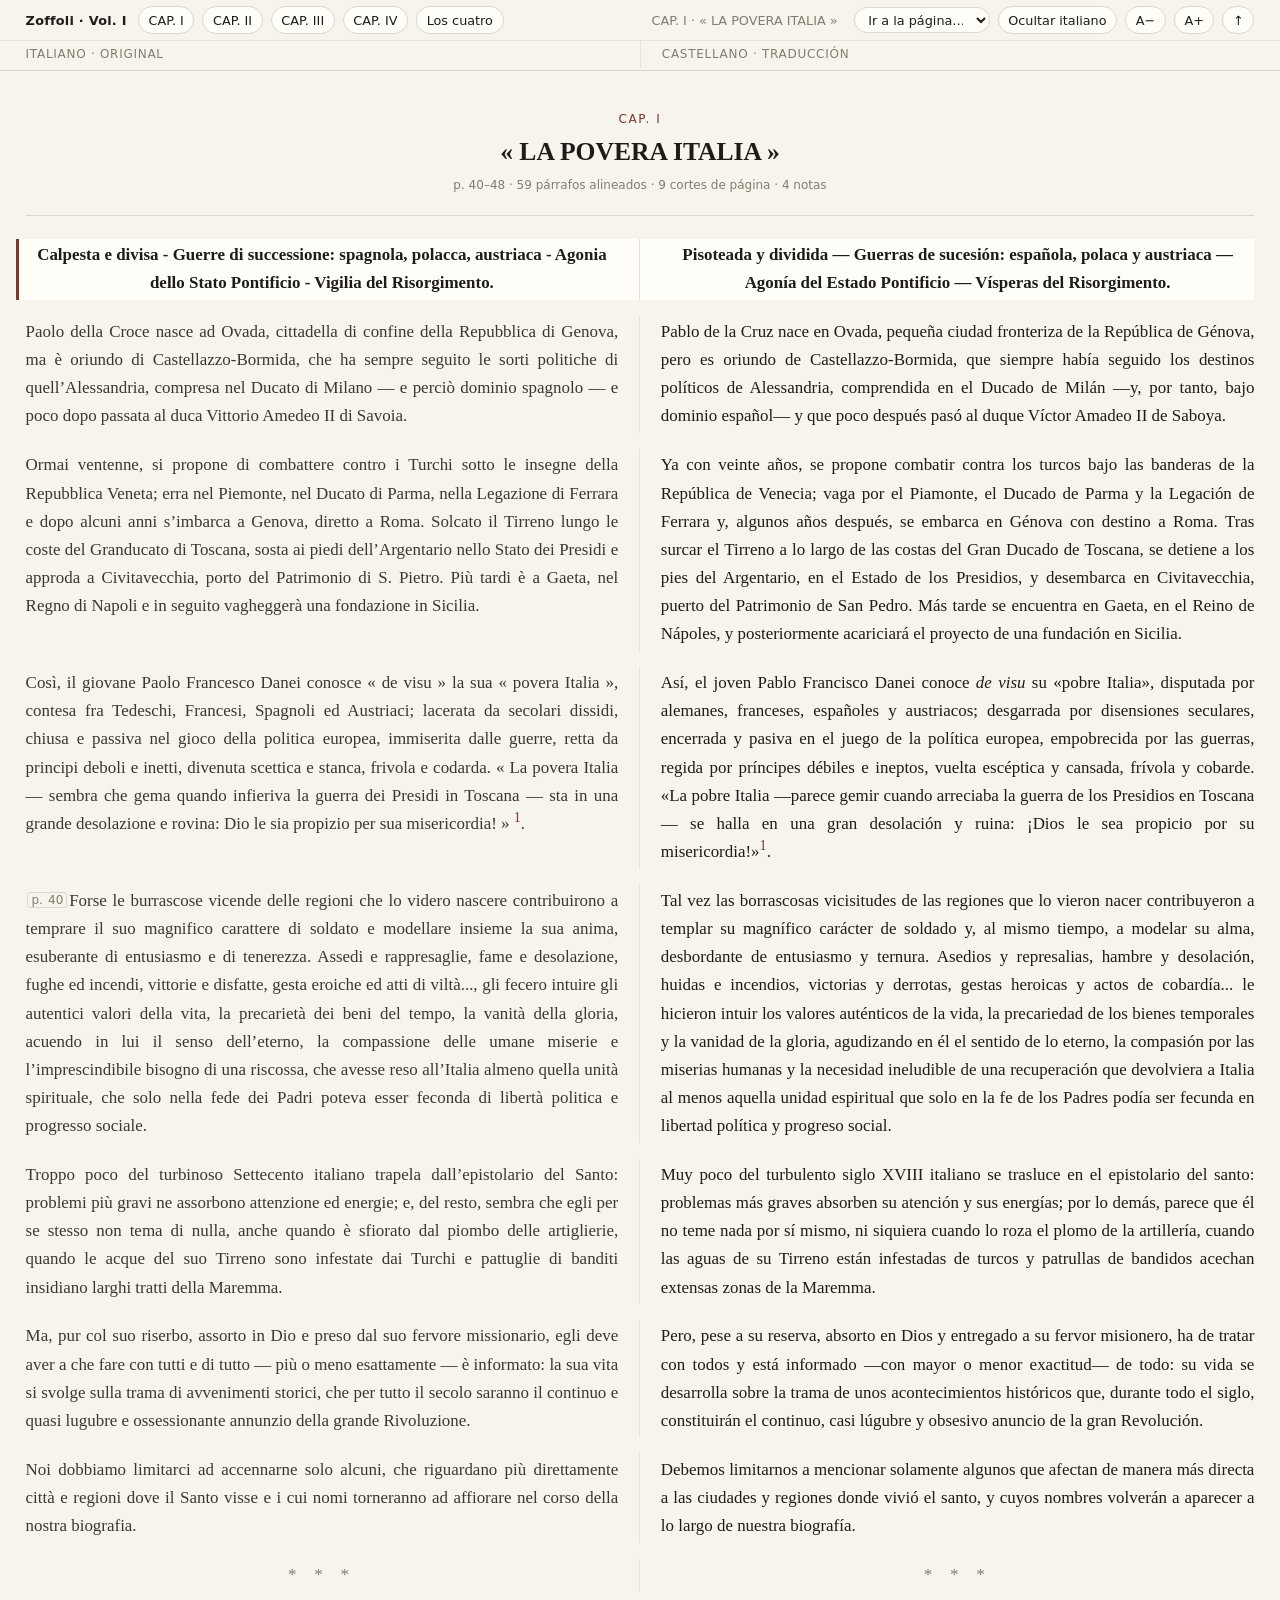
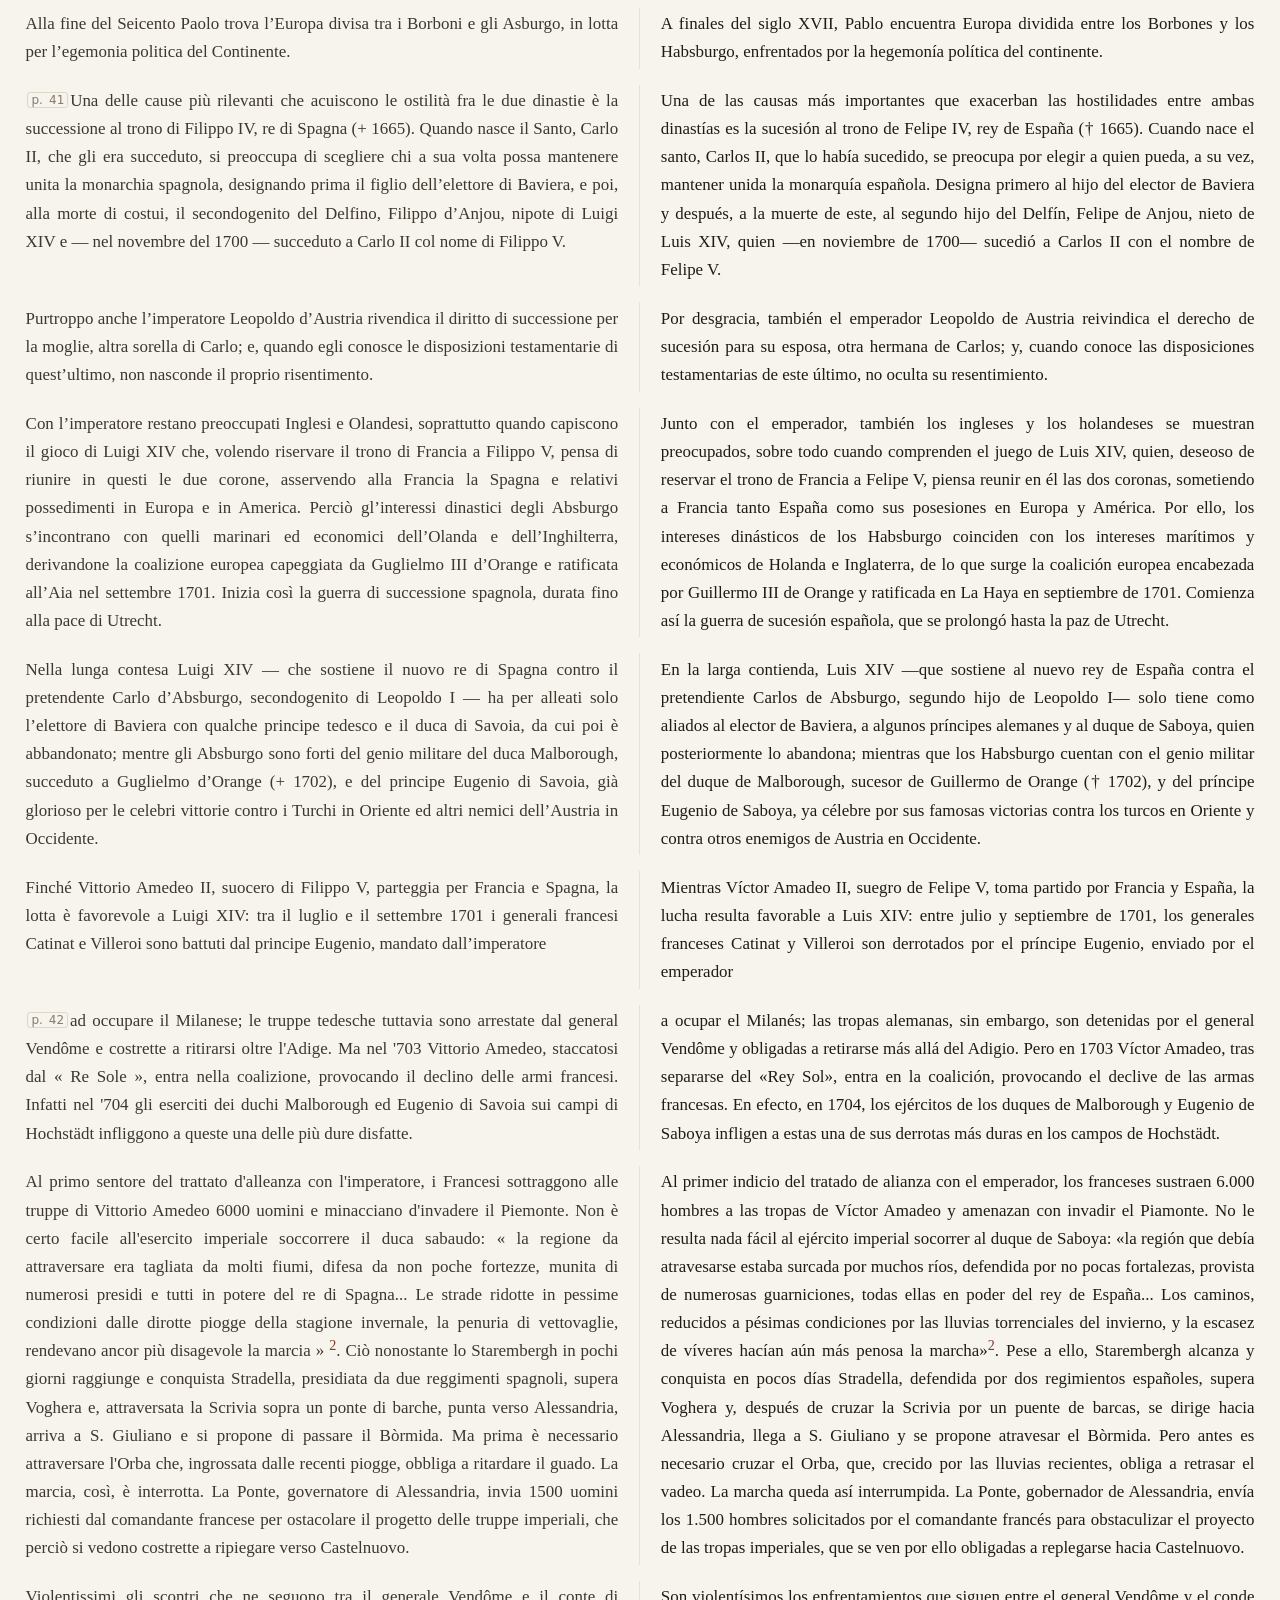
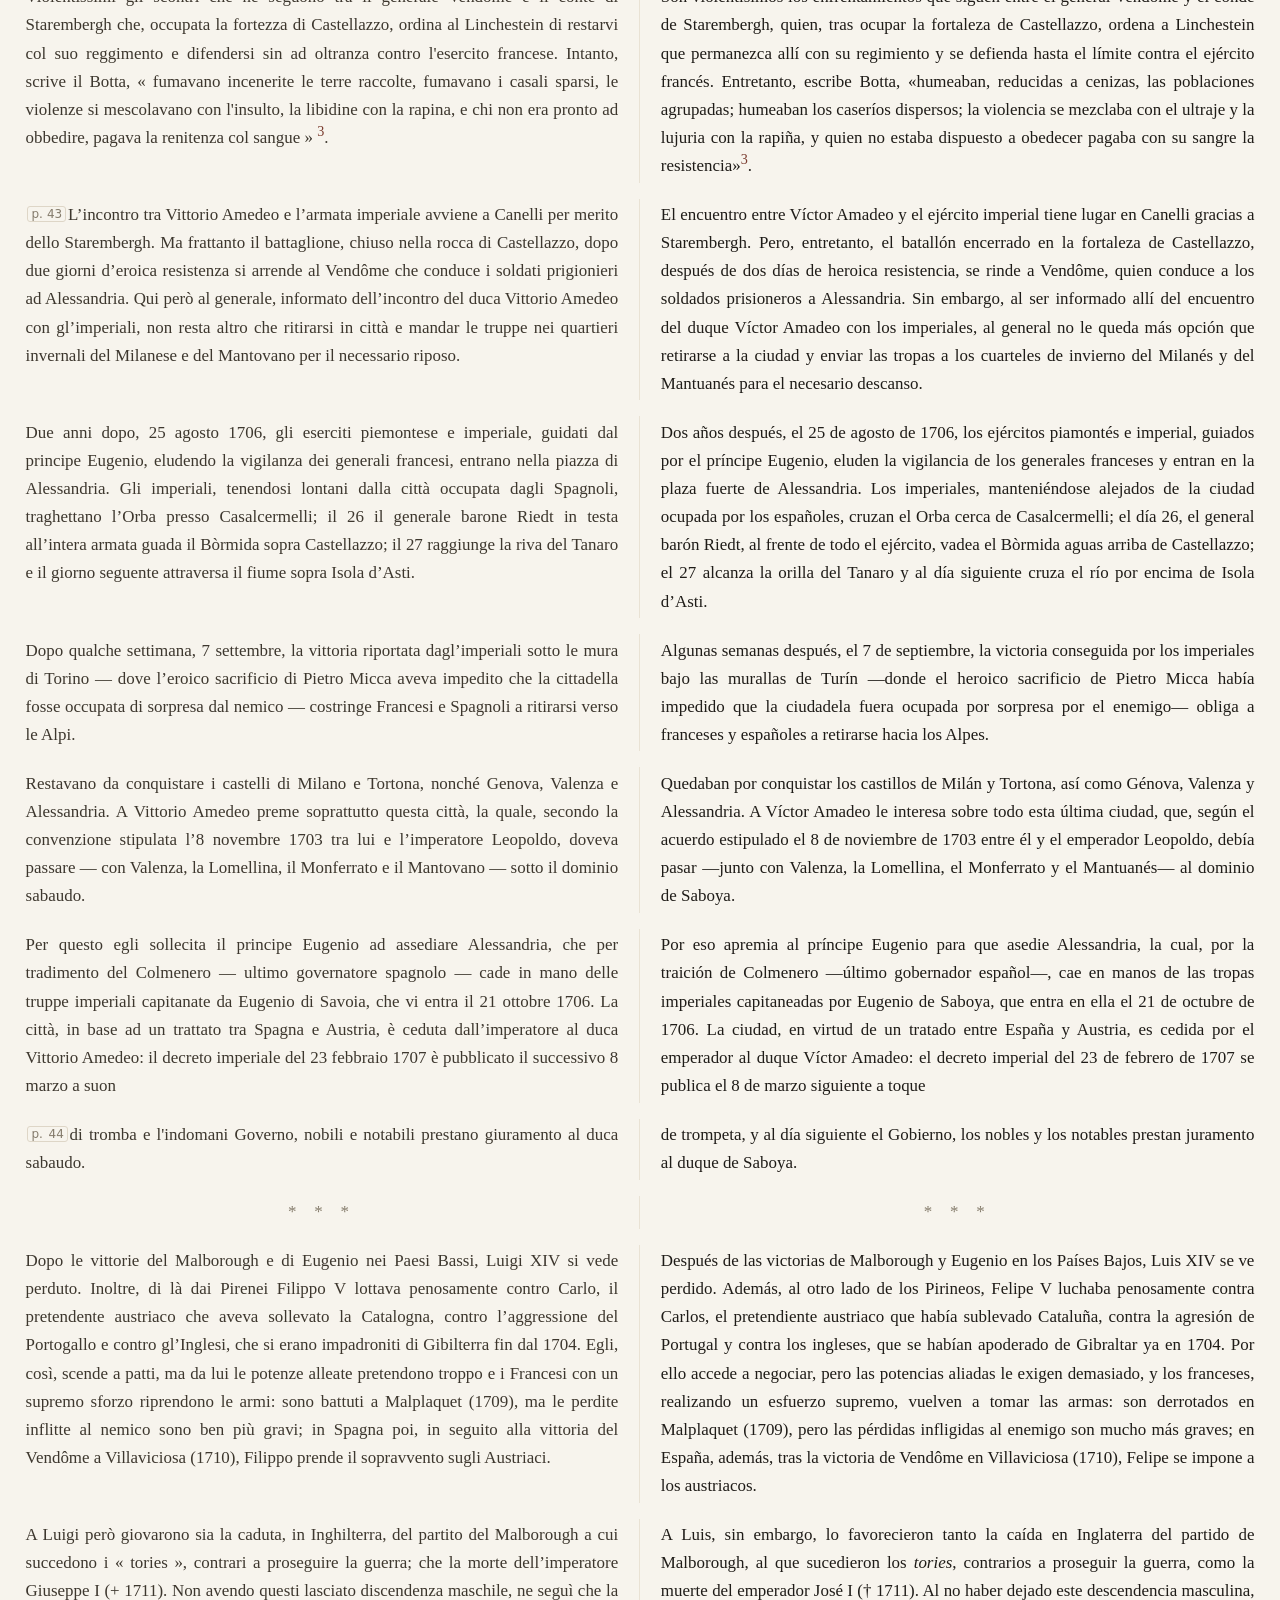
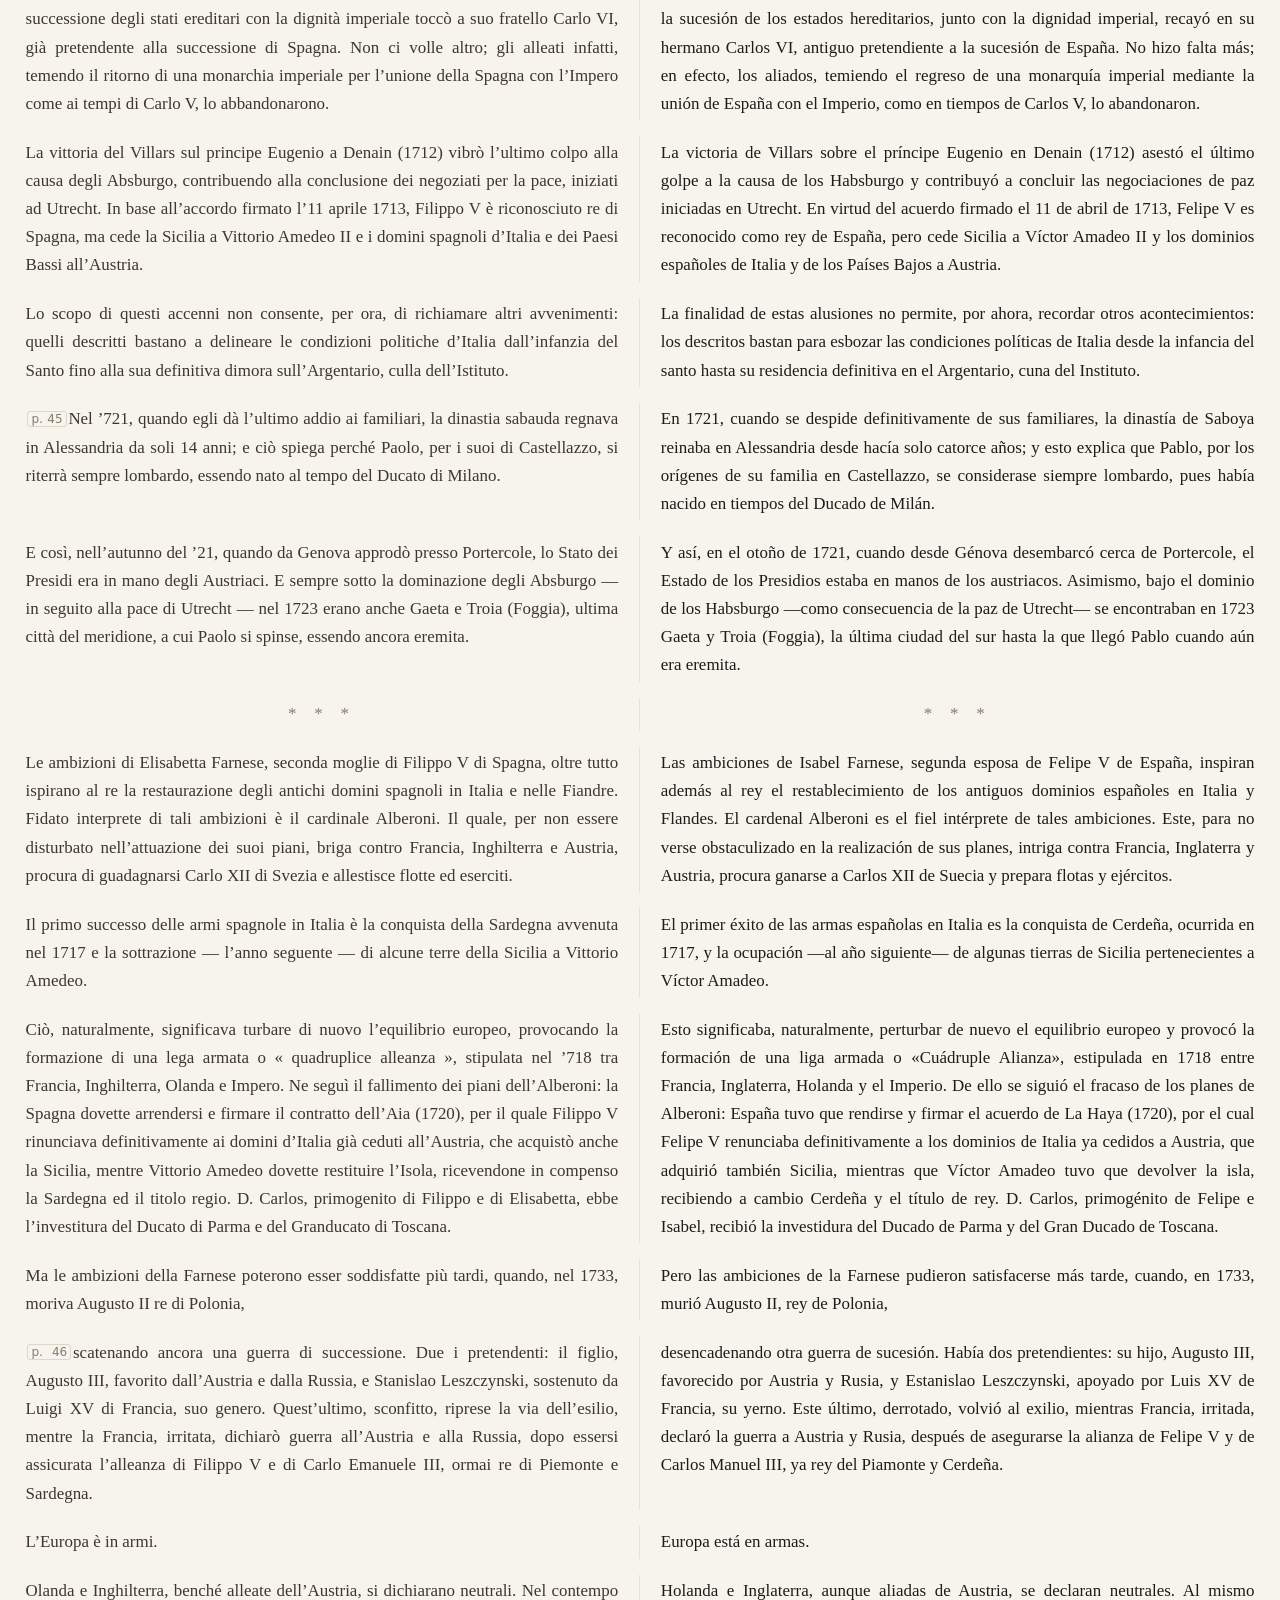
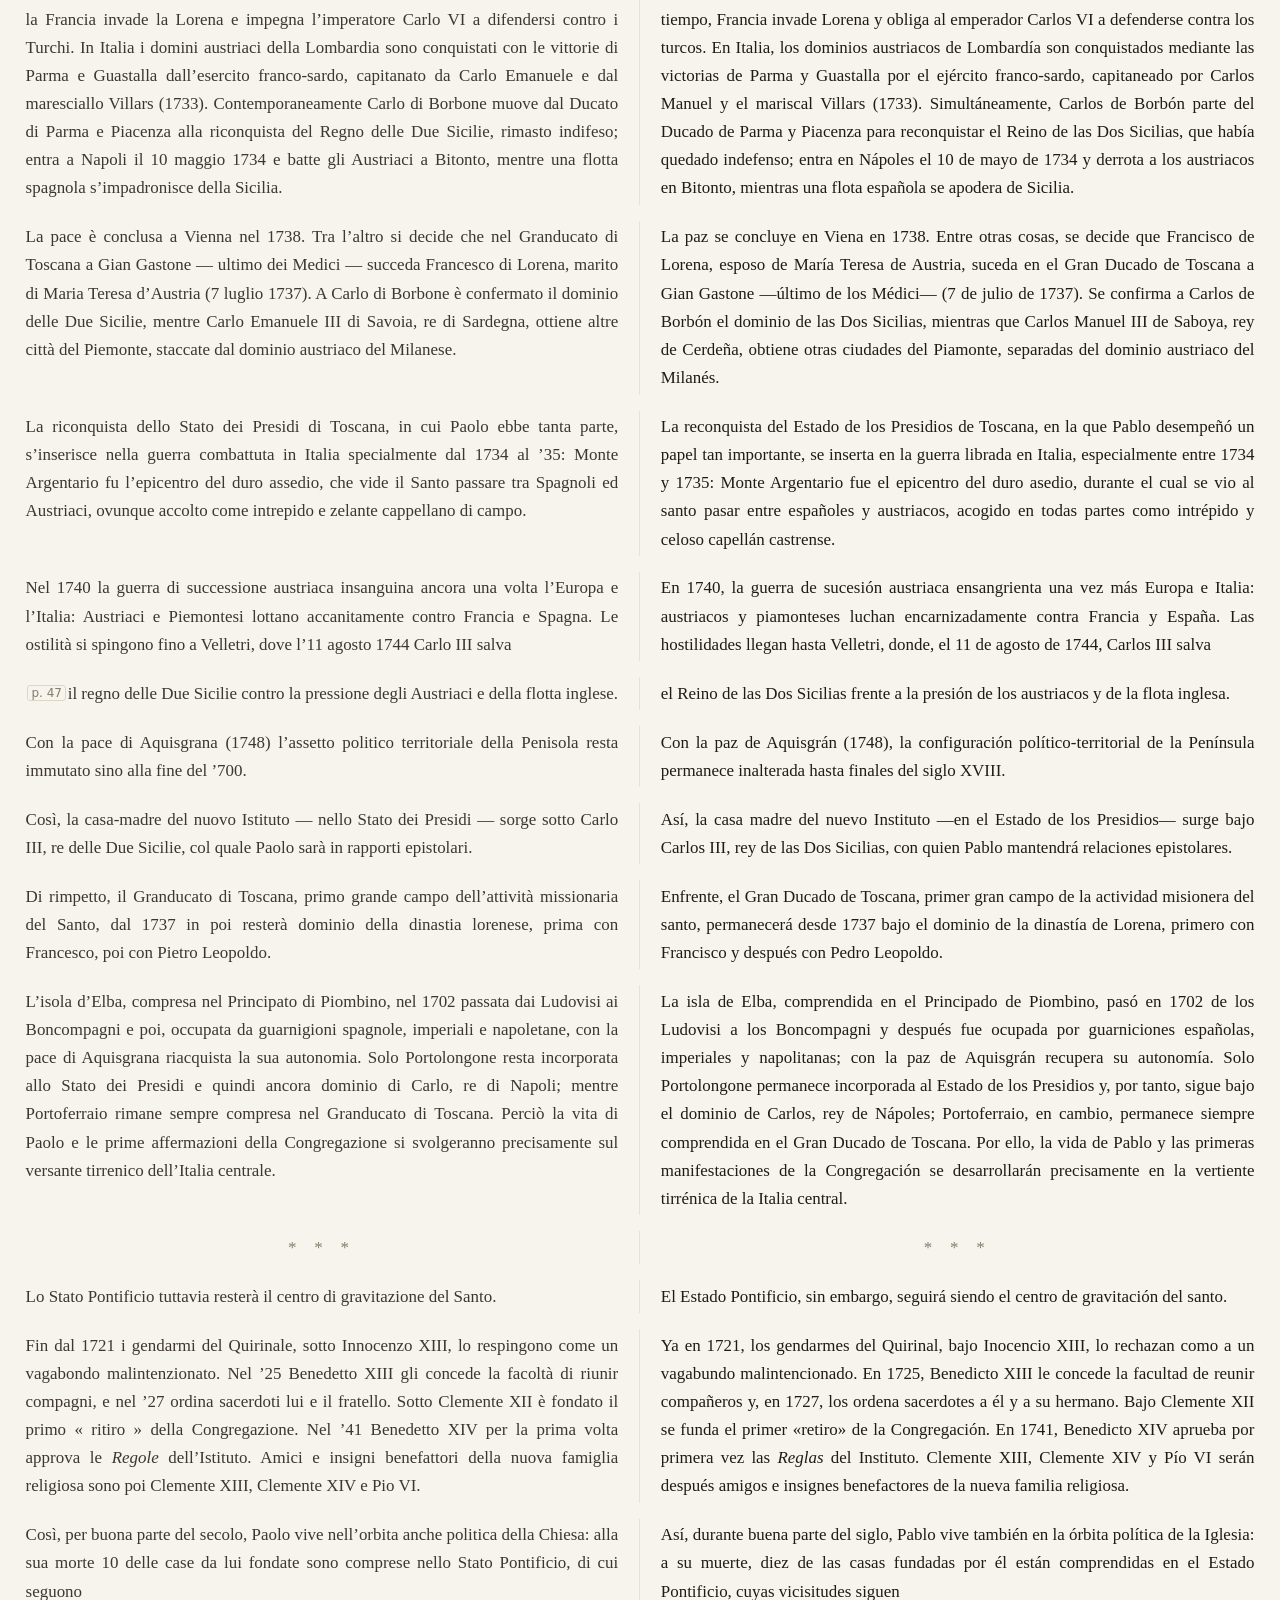
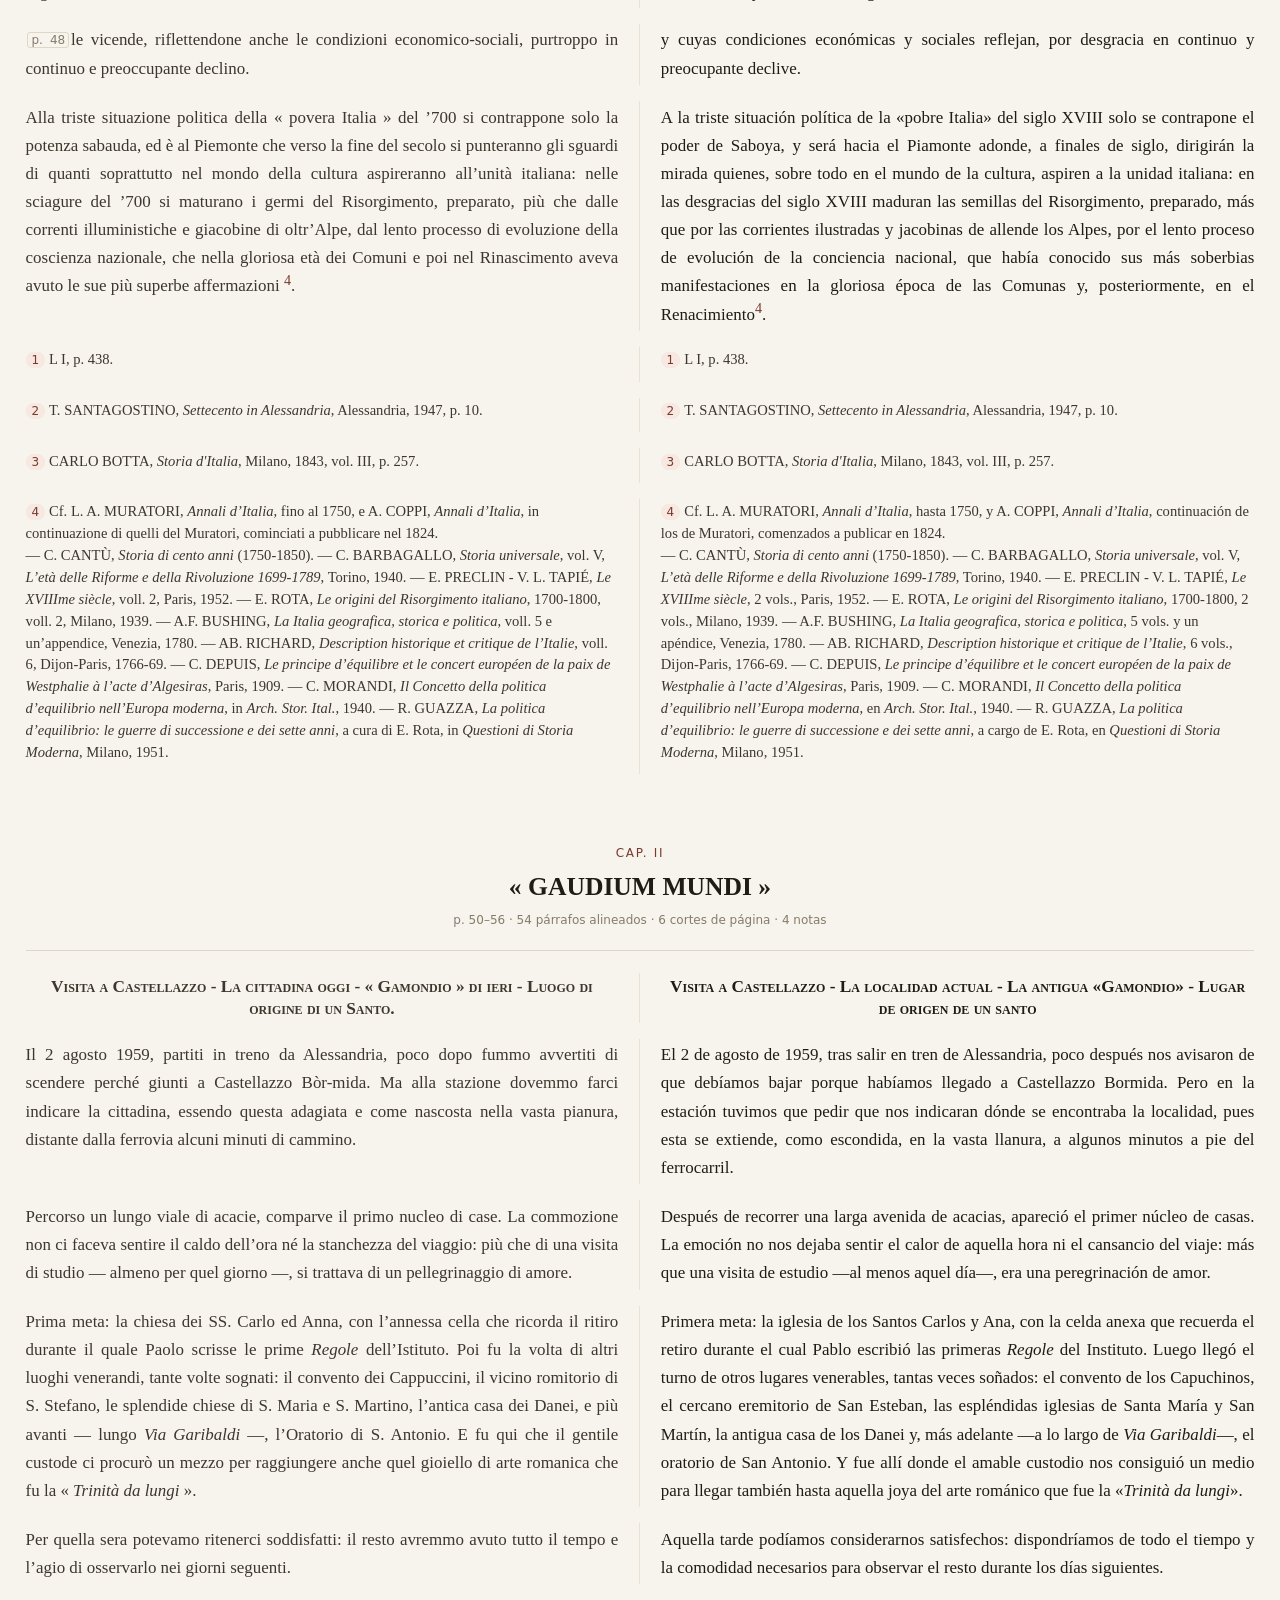
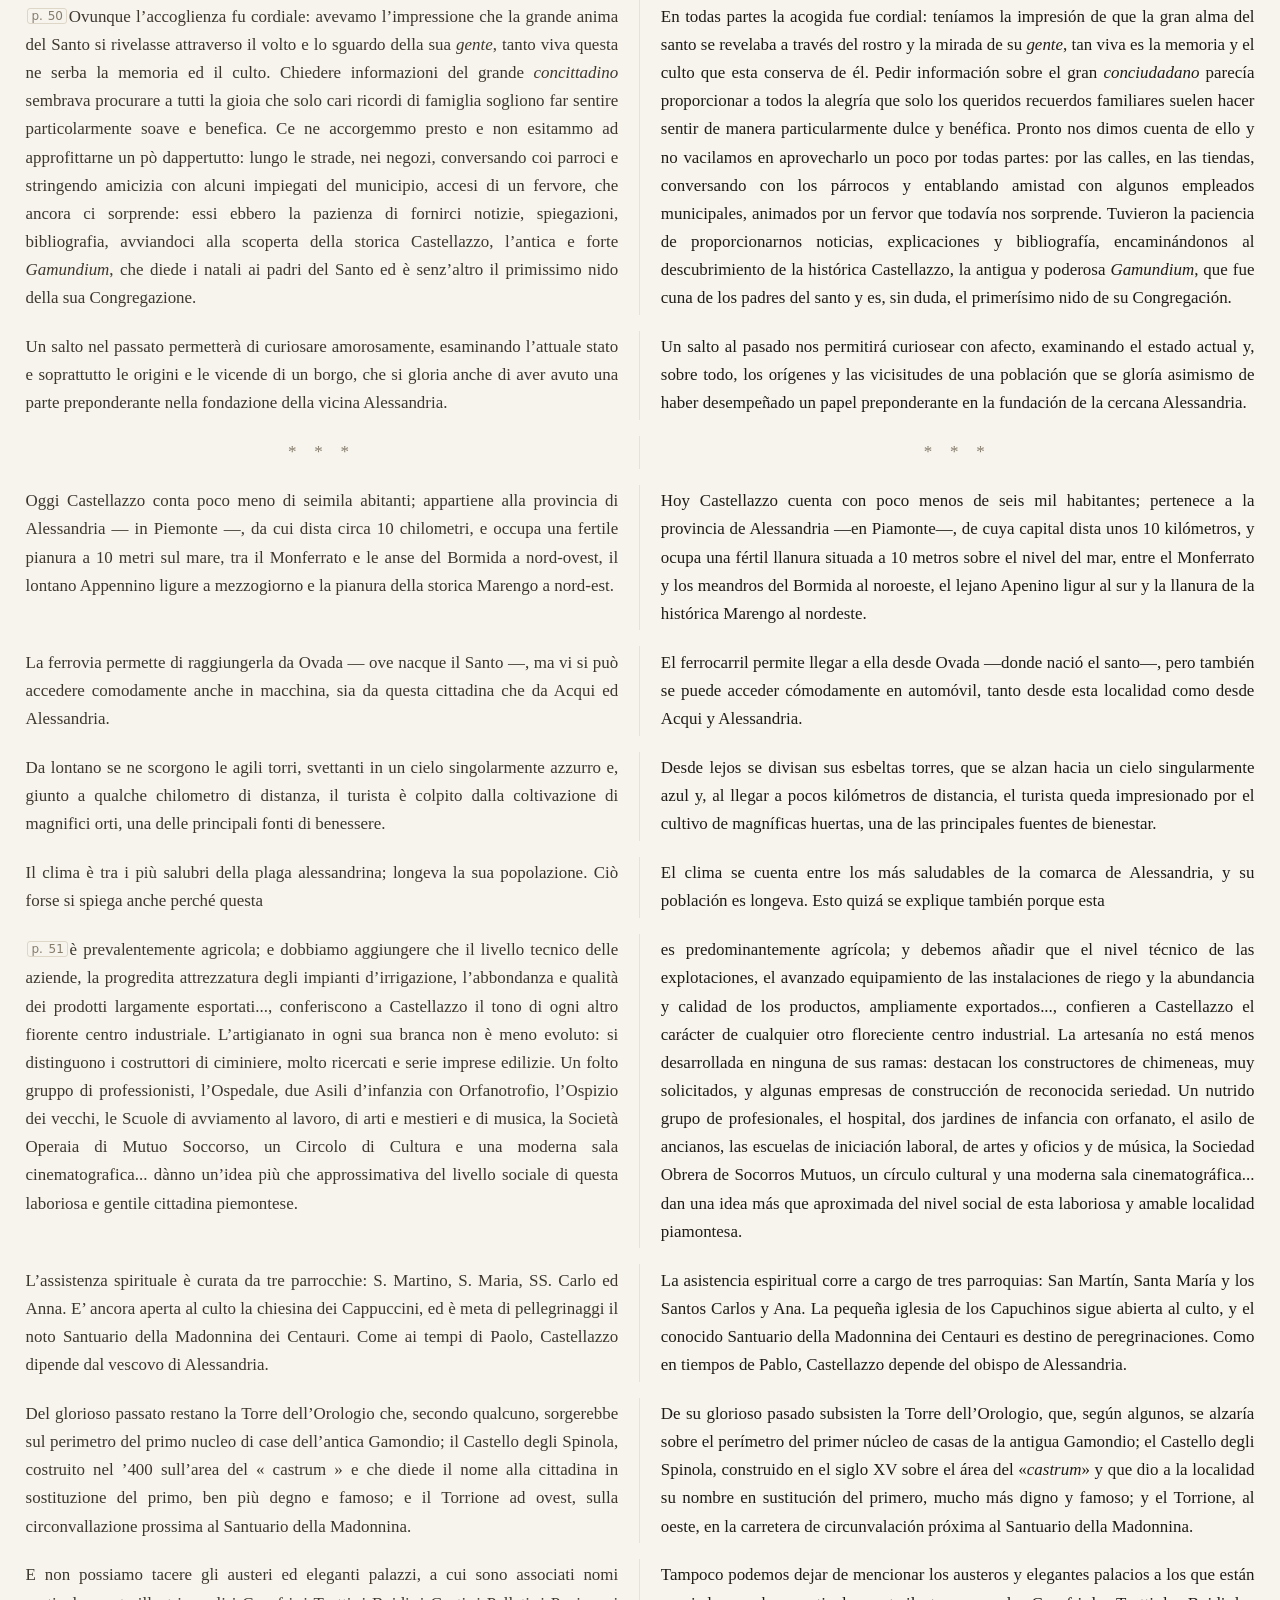
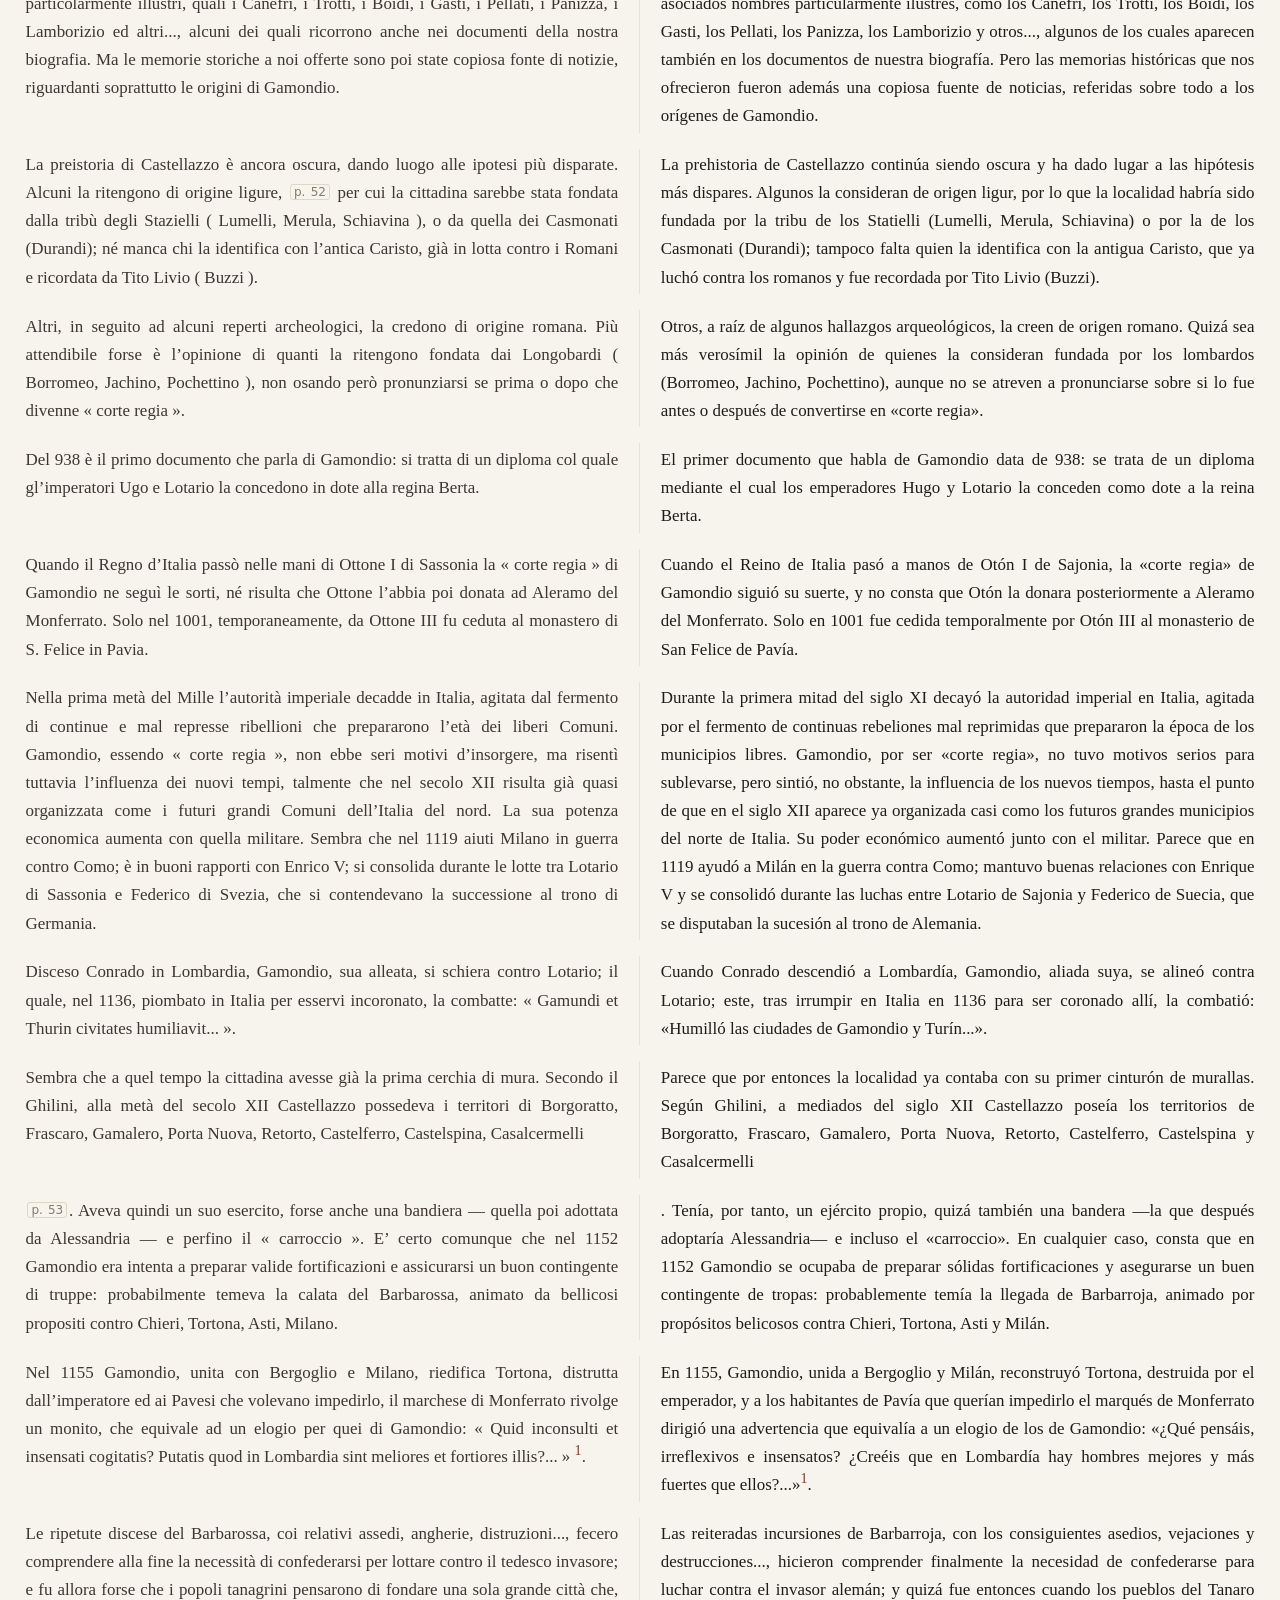
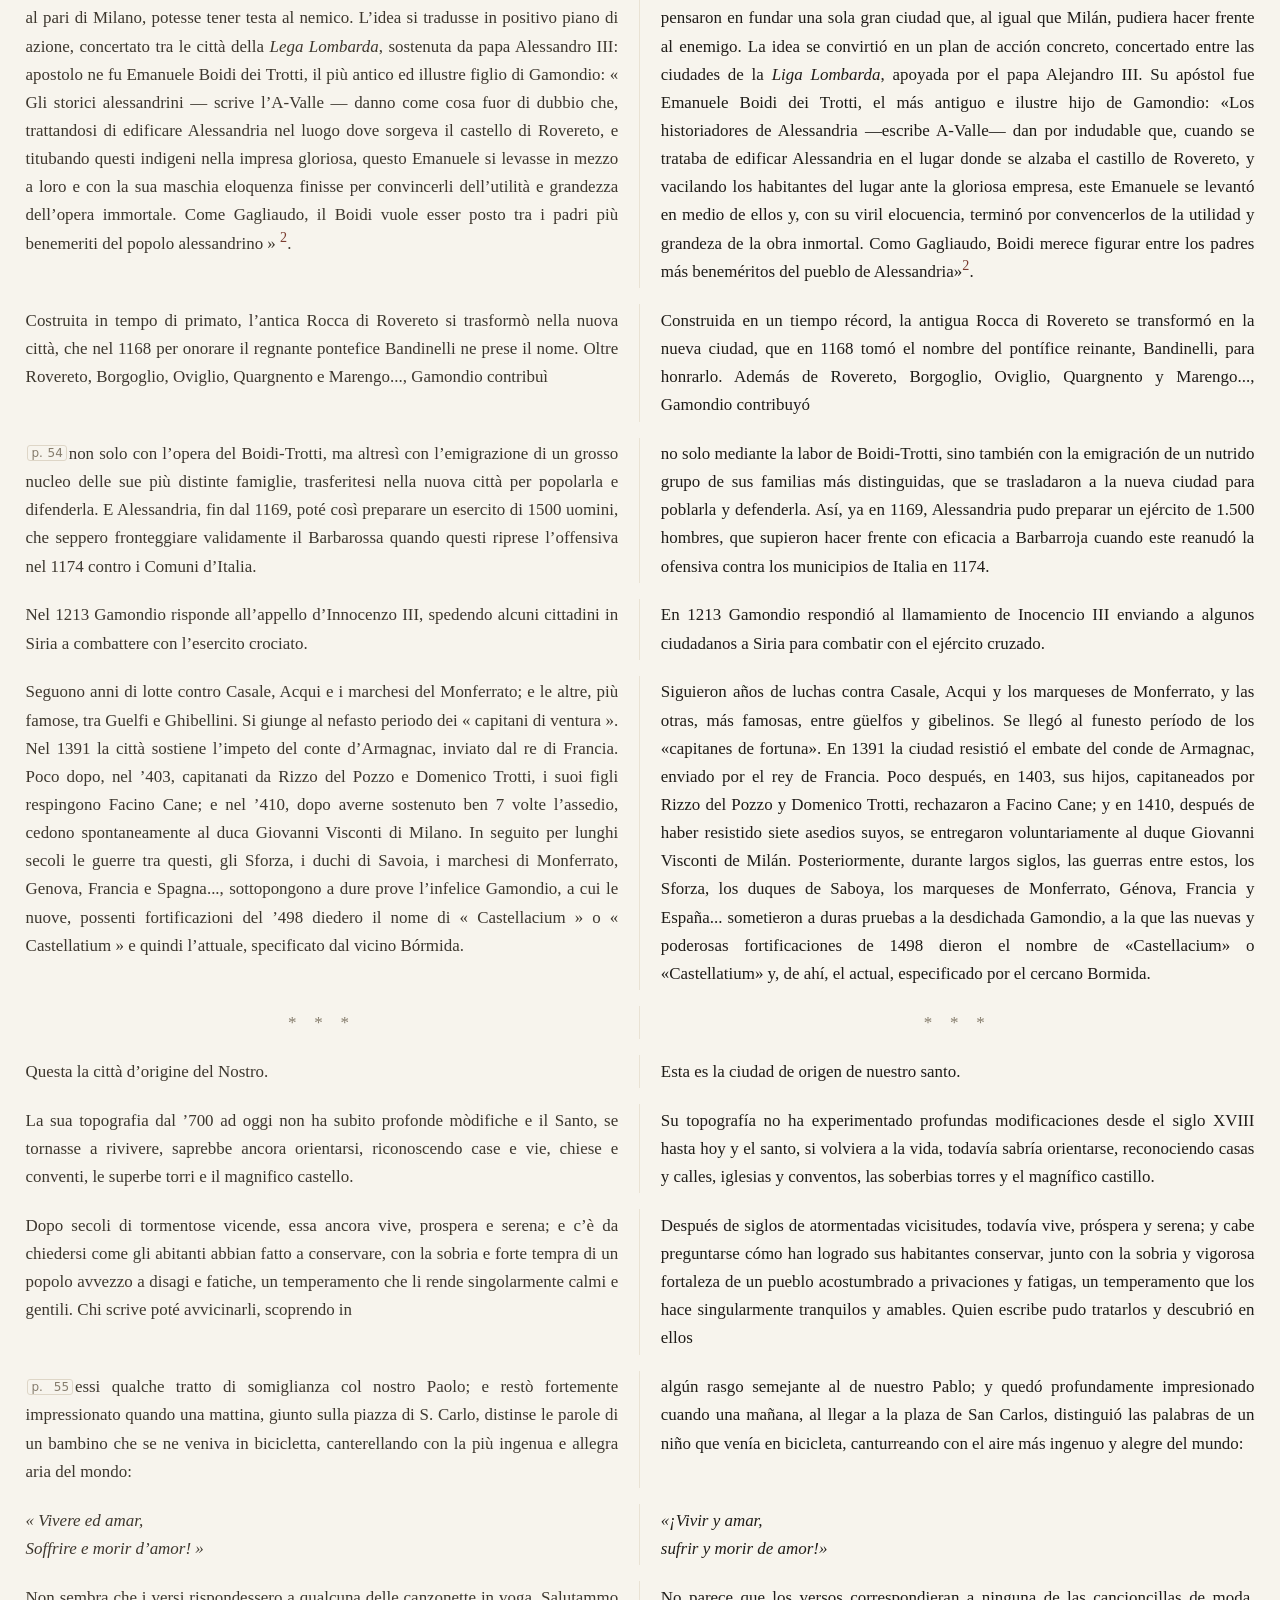
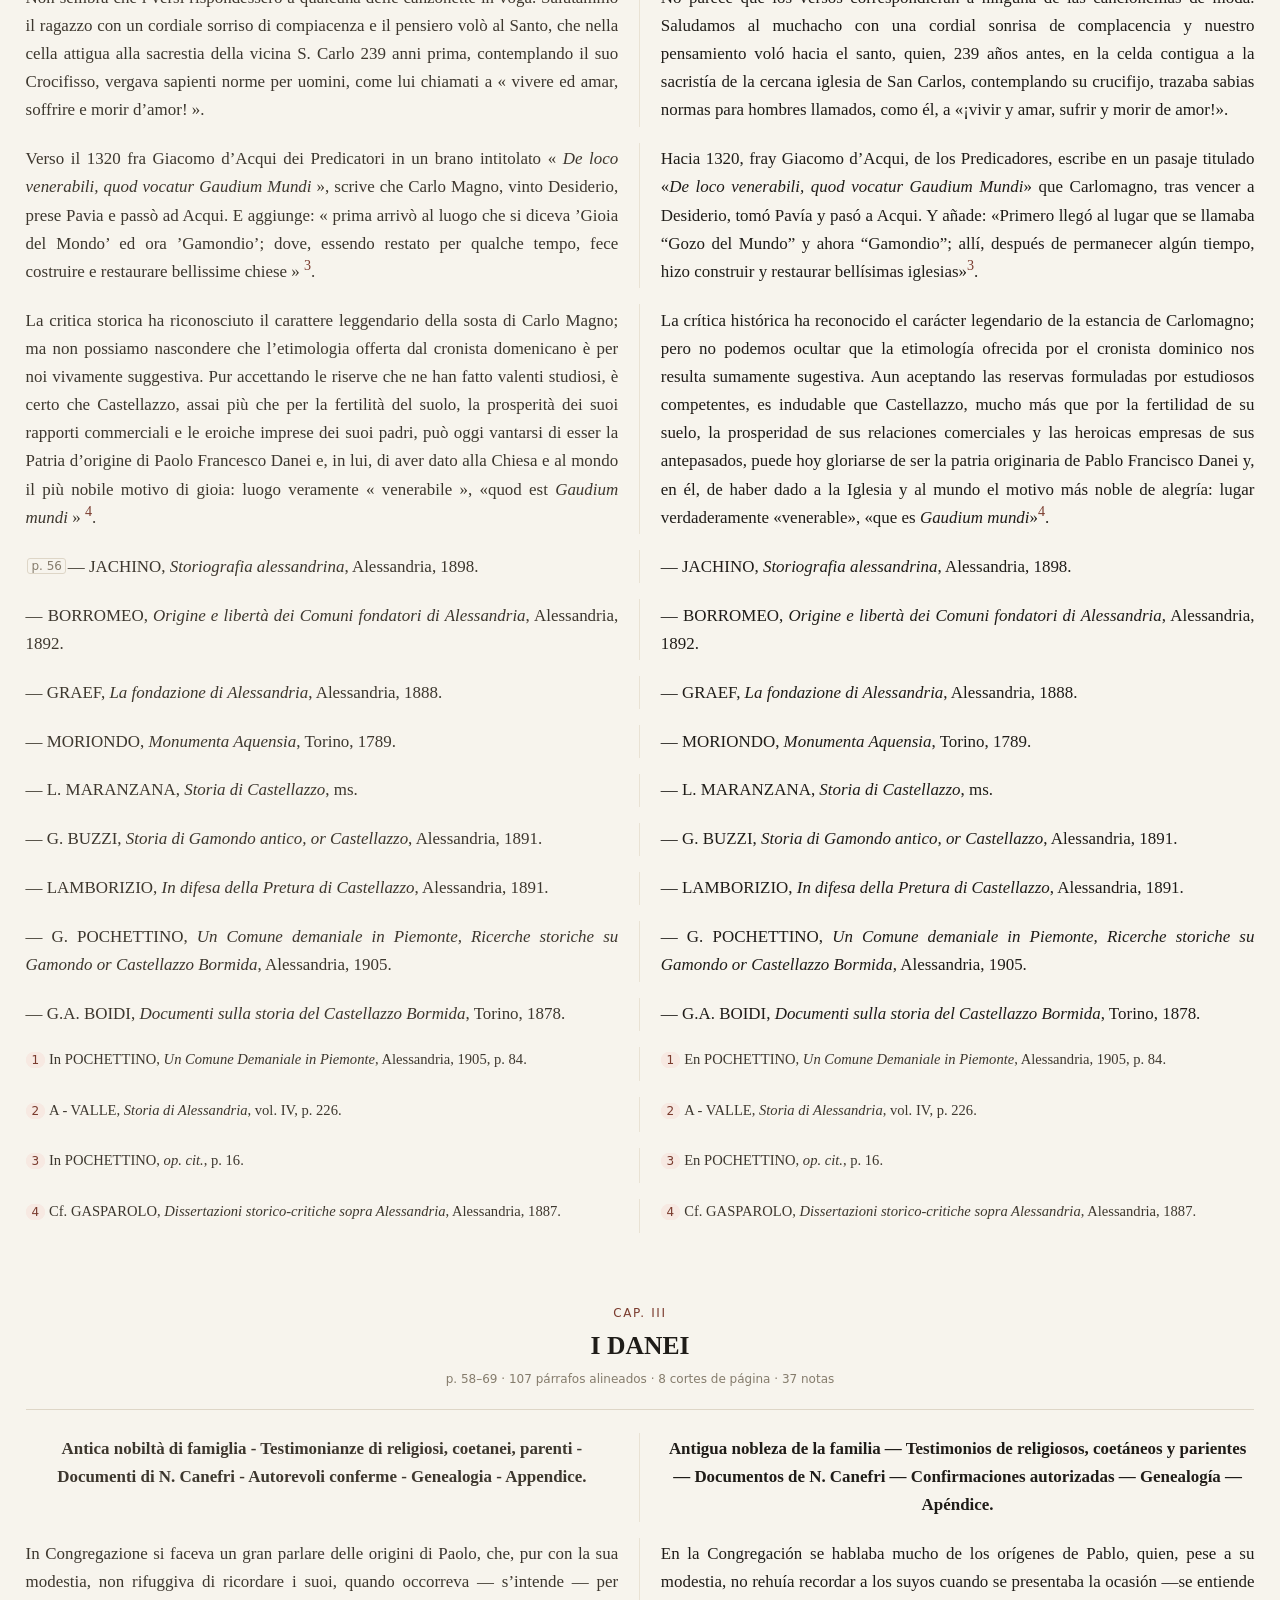
<file: completo.html>
<!DOCTYPE html>
<html lang="es">
<head>
<meta charset="utf-8">
<meta name="viewport" content="width=device-width, initial-scale=1">
<title>Zoffoli · Vol. I — los cuatro primeros capítulos</title>
<link rel="stylesheet" href="assets/style.css">
</head>
<body>
<div class="topbar">
  <div class="bar wrap">
    <span class="brand"><a href="index.html">Zoffoli · Vol. I</a></span>
    <a class="btn" href="006_p1_c01_la_povera_italia.html">CAP. I</a><a class="btn" href="007_p1_c02_gaudium_mundi.html">CAP. II</a><a class="btn" href="008_p1_c03_i_danei.html">CAP. III</a><a class="btn" href="009_p1_c04_luchino.html">CAP. IV</a><a class="btn" href="completo.html" aria-current="page">Los cuatro</a>
    <span class="spacer"></span>
    <span class="hud" id="hud-chapter"></span>
    <span class="hud" id="hud-page"></span>
    <select id="page-jump" title="Ir a una página impresa"><option value="">Ir a la página…</option><option value="c006-p40">CAP. I · p. 40</option><option value="c006-p41">CAP. I · p. 41</option><option value="c006-p42">CAP. I · p. 42</option><option value="c006-p43">CAP. I · p. 43</option><option value="c006-p44">CAP. I · p. 44</option><option value="c006-p45">CAP. I · p. 45</option><option value="c006-p46">CAP. I · p. 46</option><option value="c006-p47">CAP. I · p. 47</option><option value="c006-p48">CAP. I · p. 48</option><option value="c007-p50">CAP. II · p. 50</option><option value="c007-p51">CAP. II · p. 51</option><option value="c007-p53">CAP. II · p. 53</option><option value="c007-p54">CAP. II · p. 54</option><option value="c007-p55">CAP. II · p. 55</option><option value="c007-p56">CAP. II · p. 56</option><option value="c008-p58">CAP. III · p. 58</option><option value="c008-p59">CAP. III · p. 59</option><option value="c008-p62">CAP. III · p. 62</option><option value="c008-p65">CAP. III · p. 65</option><option value="c008-p66">CAP. III · p. 66</option><option value="c008-p67">CAP. III · p. 67</option><option value="c008-p68">CAP. III · p. 68</option><option value="c008-p69">CAP. III · p. 69</option><option value="c009-p71">CAP. IV · p. 71</option><option value="c009-p72">CAP. IV · p. 72</option><option value="c009-p73">CAP. IV · p. 73</option><option value="c009-p74">CAP. IV · p. 74</option><option value="c009-p75">CAP. IV · p. 75</option><option value="c009-p76">CAP. IV · p. 76</option><option value="c009-p77">CAP. IV · p. 77</option><option value="c009-p79">CAP. IV · p. 79</option><option value="c009-p80">CAP. IV · p. 80</option><option value="c009-p81">CAP. IV · p. 81</option><option value="c009-p82">CAP. IV · p. 82</option><option value="c009-p83">CAP. IV · p. 83</option><option value="c009-p84">CAP. IV · p. 84</option></select>
    <button class="btn" id="toggle-src" aria-pressed="false">Ocultar italiano</button>
    <button class="btn" data-font="-0.05" title="Reducir el cuerpo de letra">A−</button>
    <button class="btn" data-font="0.05" title="Aumentar el cuerpo de letra">A+</button>
    <button class="btn" id="to-top" title="Volver arriba">↑</button>
  </div>
  <div class="colhead wrap">
    <div class="src"><span class="lang">Italiano · original</span></div>
    <div class="tgt"><span class="lang">Castellano · traducción</span></div>
  </div>
  <div class="progress"><i></i></div>
</div><main class="wrap">
<article class="chapter" data-stem="006_p1_c01_la_povera_italia">
<header class="chapter-head">
<p class="cap-label">CAP. I</p>
<h1 class="cap-title">« LA POVERA ITALIA »</h1>
<p class="cap-meta">p. 40–48 · 59 párrafos alineados · 9 cortes de página · 4 notas</p>
</header><div class="rows">
<div class="row pair" id="c006-r0" data-page="" data-ch="CAP. I · « LA POVERA ITALIA »"><div class="cell src" lang="it"><p class="ch-summary">Calpesta e divisa - Guerre di successione: spagnola, polacca, austriaca - Agonia dello Stato Pontificio - Vigilia del Risorgimento.</p></div><div class="cell tgt" lang="es"><p class="ch-summary">Pisoteada y dividida — Guerras de sucesión: española, polaca y austriaca — Agonía del Estado Pontificio — Vísperas del Risorgimento.</p></div></div>
<div class="row pair" id="c006-r1" data-page="" data-ch="CAP. I · « LA POVERA ITALIA »"><div class="cell src" lang="it"><p>Paolo della Croce nasce ad Ovada, cittadella di confine della Repubblica di Genova, ma è oriundo di Castellazzo-Bormida, che ha sempre seguito le sorti politiche di quell’Alessandria, compresa nel Ducato di Milano — e perciò dominio spagnolo — e poco dopo passata al duca Vittorio Amedeo II di Savoia.</p></div><div class="cell tgt" lang="es"><p>Pablo de la Cruz nace en Ovada, pequeña ciudad fronteriza de la República de Génova, pero es oriundo de Castellazzo-Bormida, que siempre había seguido los destinos políticos de Alessandria, comprendida en el Ducado de Milán —y, por tanto, bajo dominio español— y que poco después pasó al duque Víctor Amadeo II de Saboya.</p></div></div>
<div class="row pair" id="c006-r2" data-page="" data-ch="CAP. I · « LA POVERA ITALIA »"><div class="cell src" lang="it"><p>Ormai ventenne, si propone di combattere contro i Turchi sotto le insegne della Repubblica Veneta; erra nel Piemonte, nel Ducato di Parma, nella Legazione di Ferrara e dopo alcuni anni s’imbarca a Genova, diretto a Roma. Solcato il Tirreno lungo le coste del Granducato di Toscana, sosta ai piedi dell’Argentario nello Stato dei Presidi e approda a Civitavecchia, porto del Patrimonio di S. Pietro. Più tardi è a Gaeta, nel Regno di Napoli e in seguito vagheggerà una fondazione in Sicilia.</p></div><div class="cell tgt" lang="es"><p>Ya con veinte años, se propone combatir contra los turcos bajo las banderas de la República de Venecia; vaga por el Piamonte, el Ducado de Parma y la Legación de Ferrara y, algunos años después, se embarca en Génova con destino a Roma. Tras surcar el Tirreno a lo largo de las costas del Gran Ducado de Toscana, se detiene a los pies del Argentario, en el Estado de los Presidios, y desembarca en Civitavecchia, puerto del Patrimonio de San Pedro. Más tarde se encuentra en Gaeta, en el Reino de Nápoles, y posteriormente acariciará el proyecto de una fundación en Sicilia.</p></div></div>
<div class="row pair" id="c006-r3" data-page="" data-ch="CAP. I · « LA POVERA ITALIA »"><div class="cell src" lang="it"><p>Così, il giovane Paolo Francesco Danei conosce « de visu » la sua « povera Italia », contesa fra Tedeschi, Francesi, Spagnoli ed Austriaci; lacerata da secolari dissidi, chiusa e passiva nel gioco della politica europea, immiserita dalle guerre, retta da principi deboli e inetti, divenuta scettica e stanca, frivola e codarda. « La povera Italia — sembra che gema quando infieriva la guerra dei Presidi in Toscana — sta in una grande desolazione e rovina: Dio le sia propizio per sua misericordia! » <sup class="fnref"><a href="#c006-r62" data-jump="c006-r62">1</a><span class="fn-tip" role="tooltip">L I, p. 438.</span></sup>.</p></div><div class="cell tgt" lang="es"><p>Así, el joven Pablo Francisco Danei conoce <em>de visu</em> su «pobre Italia», disputada por alemanes, franceses, españoles y austriacos; desgarrada por disensiones seculares, encerrada y pasiva en el juego de la política europea, empobrecida por las guerras, regida por príncipes débiles e ineptos, vuelta escéptica y cansada, frívola y cobarde. «La pobre Italia —parece gemir cuando arreciaba la guerra de los Presidios en Toscana— se halla en una gran desolación y ruina: ¡Dios le sea propicio por su misericordia!»<sup class="fnref"><a href="#c006-r62" data-jump="c006-r62">1</a><span class="fn-tip" role="tooltip">L I, p. 438.</span></sup>.</p></div></div>
<div class="row pair" id="c006-r5" data-page="40" data-ch="CAP. I · « LA POVERA ITALIA »"><div class="cell src" lang="it"><p><span class="pb-inline" id="c006-p40" data-pagejump="40" title="página 40">p.&nbsp;40</span>Forse le burrascose vicende delle regioni che lo videro nascere contribuirono a temprare il suo magnifico carattere di soldato e modellare insieme la sua anima, esuberante di entusiasmo e di tenerezza. Assedi e rappresaglie, fame e desolazione, fughe ed incendi, vittorie e disfatte, gesta eroiche ed atti di viltà..., gli fecero intuire gli autentici valori della vita, la precarietà dei beni del tempo, la vanità della gloria, acuendo in lui il senso dell’eterno, la compassione delle umane miserie e l’imprescindibile bisogno di una riscossa, che avesse reso all’Italia almeno quella unità spirituale, che solo nella fede dei Padri poteva esser feconda di libertà politica e progresso sociale.</p></div><div class="cell tgt" lang="es"><p>Tal vez las borrascosas vicisitudes de las regiones que lo vieron nacer contribuyeron a templar su magnífico carácter de soldado y, al mismo tiempo, a modelar su alma, desbordante de entusiasmo y ternura. Asedios y represalias, hambre y desolación, huidas e incendios, victorias y derrotas, gestas heroicas y actos de cobardía... le hicieron intuir los valores auténticos de la vida, la precariedad de los bienes temporales y la vanidad de la gloria, agudizando en él el sentido de lo eterno, la compasión por las miserias humanas y la necesidad ineludible de una recuperación que devolviera a Italia al menos aquella unidad espiritual que solo en la fe de los Padres podía ser fecunda en libertad política y progreso social.</p></div></div>
<div class="row pair" id="c006-r6" data-page="40" data-ch="CAP. I · « LA POVERA ITALIA »"><div class="cell src" lang="it"><p>Troppo poco del turbinoso Settecento italiano trapela dall’epistolario del Santo: problemi più gravi ne assorbono attenzione ed energie; e, del resto, sembra che egli per se stesso non tema di nulla, anche quando è sfiorato dal piombo delle artiglierie, quando le acque del suo Tirreno sono infestate dai Turchi e pattuglie di banditi insidiano larghi tratti della Maremma.</p></div><div class="cell tgt" lang="es"><p>Muy poco del turbulento siglo XVIII italiano se trasluce en el epistolario del santo: problemas más graves absorben su atención y sus energías; por lo demás, parece que él no teme nada por sí mismo, ni siquiera cuando lo roza el plomo de la artillería, cuando las aguas de su Tirreno están infestadas de turcos y patrullas de bandidos acechan extensas zonas de la Maremma.</p></div></div>
<div class="row pair" id="c006-r7" data-page="40" data-ch="CAP. I · « LA POVERA ITALIA »"><div class="cell src" lang="it"><p>Ma, pur col suo riserbo, assorto in Dio e preso dal suo fervore missionario, egli deve aver a che fare con tutti e di tutto — più o meno esattamente — è informato: la sua vita si svolge sulla trama di avvenimenti storici, che per tutto il secolo saranno il continuo e quasi lugubre e ossessionante annunzio della grande Rivoluzione.</p></div><div class="cell tgt" lang="es"><p>Pero, pese a su reserva, absorto en Dios y entregado a su fervor misionero, ha de tratar con todos y está informado —con mayor o menor exactitud— de todo: su vida se desarrolla sobre la trama de unos acontecimientos históricos que, durante todo el siglo, constituirán el continuo, casi lúgubre y obsesivo anuncio de la gran Revolución.</p></div></div>
<div class="row pair" id="c006-r8" data-page="40" data-ch="CAP. I · « LA POVERA ITALIA »"><div class="cell src" lang="it"><p>Noi dobbiamo limitarci ad accennarne solo alcuni, che riguardano più direttamente città e regioni dove il Santo visse e i cui nomi torneranno ad affiorare nel corso della nostra biografia.</p></div><div class="cell tgt" lang="es"><p>Debemos limitarnos a mencionar solamente algunos que afectan de manera más directa a las ciudades y regiones donde vivió el santo, y cuyos nombres volverán a aparecer a lo largo de nuestra biografía.</p></div></div>
<div class="row pair" id="c006-r9" data-page="40" data-ch="CAP. I · « LA POVERA ITALIA »"><div class="cell src" lang="it"><hr></div><div class="cell tgt" lang="es"><hr></div></div>
<div class="row pair" id="c006-r10" data-page="40" data-ch="CAP. I · « LA POVERA ITALIA »"><div class="cell src" lang="it"><p>Alla fine del Seicento Paolo trova l’Europa divisa tra i Borboni e gli Asburgo, in lotta per l’egemonia politica del Continente.</p></div><div class="cell tgt" lang="es"><p>A finales del siglo XVII, Pablo encuentra Europa dividida entre los Borbones y los Habsburgo, enfrentados por la hegemonía política del continente.</p></div></div>
<div class="row pair" id="c006-r12" data-page="41" data-ch="CAP. I · « LA POVERA ITALIA »"><div class="cell src" lang="it"><p><span class="pb-inline" id="c006-p41" data-pagejump="41" title="página 41">p.&nbsp;41</span>Una delle cause più rilevanti che acuiscono le ostilità fra le due dinastie è la successione al trono di Filippo IV, re di Spagna (+ 1665). Quando nasce il Santo, Carlo II, che gli era succeduto, si preoccupa di scegliere chi a sua volta possa mantenere unita la monarchia spagnola, designando prima il figlio dell’elettore di Baviera, e poi, alla morte di costui, il secondogenito del Delfino, Filippo d’Anjou, nipote di Luigi XIV e — nel novembre del 1700 — succeduto a Carlo II col nome di Filippo V.</p></div><div class="cell tgt" lang="es"><p>Una de las causas más importantes que exacerban las hostilidades entre ambas dinastías es la sucesión al trono de Felipe IV, rey de España († 1665). Cuando nace el santo, Carlos II, que lo había sucedido, se preocupa por elegir a quien pueda, a su vez, mantener unida la monarquía española. Designa primero al hijo del elector de Baviera y después, a la muerte de este, al segundo hijo del Delfín, Felipe de Anjou, nieto de Luis XIV, quien —en noviembre de 1700— sucedió a Carlos II con el nombre de Felipe V.</p></div></div>
<div class="row pair" id="c006-r13" data-page="41" data-ch="CAP. I · « LA POVERA ITALIA »"><div class="cell src" lang="it"><p>Purtroppo anche l’imperatore Leopoldo d’Austria rivendica il diritto di successione per la moglie, altra sorella di Carlo; e, quando egli conosce le disposizioni testamentarie di quest’ultimo, non nasconde il proprio risentimento.</p></div><div class="cell tgt" lang="es"><p>Por desgracia, también el emperador Leopoldo de Austria reivindica el derecho de sucesión para su esposa, otra hermana de Carlos; y, cuando conoce las disposiciones testamentarias de este último, no oculta su resentimiento.</p></div></div>
<div class="row pair" id="c006-r14" data-page="41" data-ch="CAP. I · « LA POVERA ITALIA »"><div class="cell src" lang="it"><p>Con l’imperatore restano preoccupati Inglesi e Olandesi, soprattutto quando capiscono il gioco di Luigi XIV che, volendo riservare il trono di Francia a Filippo V, pensa di riunire in questi le due corone, asservendo alla Francia la Spagna e relativi possedimenti in Europa e in America. Perciò gl’interessi dinastici degli Absburgo s’incontrano con quelli marinari ed economici dell’Olanda e dell’Inghilterra, derivandone la coalizione europea capeggiata da Guglielmo III d’Orange e ratificata all’Aia nel settembre 1701. Inizia così la guerra di successione spagnola, durata fino alla pace di Utrecht.</p></div><div class="cell tgt" lang="es"><p>Junto con el emperador, también los ingleses y los holandeses se muestran preocupados, sobre todo cuando comprenden el juego de Luis XIV, quien, deseoso de reservar el trono de Francia a Felipe V, piensa reunir en él las dos coronas, sometiendo a Francia tanto España como sus posesiones en Europa y América. Por ello, los intereses dinásticos de los Habsburgo coinciden con los intereses marítimos y económicos de Holanda e Inglaterra, de lo que surge la coalición europea encabezada por Guillermo III de Orange y ratificada en La Haya en septiembre de 1701. Comienza así la guerra de sucesión española, que se prolongó hasta la paz de Utrecht.</p></div></div>
<div class="row pair" id="c006-r15" data-page="41" data-ch="CAP. I · « LA POVERA ITALIA »"><div class="cell src" lang="it"><p>Nella lunga contesa Luigi XIV — che sostiene il nuovo re di Spagna contro il pretendente Carlo d’Absburgo, secondogenito di Leopoldo I — ha per alleati solo l’elettore di Baviera con qualche principe tedesco e il duca di Savoia, da cui poi è abbandonato; mentre gli Absburgo sono forti del genio militare del duca Malborough, succeduto a Guglielmo d’Orange (+ 1702), e del principe Eugenio di Savoia, già glorioso per le celebri vittorie contro i Turchi in Oriente ed altri nemici dell’Austria in Occidente.</p></div><div class="cell tgt" lang="es"><p>En la larga contienda, Luis XIV —que sostiene al nuevo rey de España contra el pretendiente Carlos de Absburgo, segundo hijo de Leopoldo I— solo tiene como aliados al elector de Baviera, a algunos príncipes alemanes y al duque de Saboya, quien posteriormente lo abandona; mientras que los Habsburgo cuentan con el genio militar del duque de Malborough, sucesor de Guillermo de Orange († 1702), y del príncipe Eugenio de Saboya, ya célebre por sus famosas victorias contra los turcos en Oriente y contra otros enemigos de Austria en Occidente.</p></div></div>
<div class="row pair" id="c006-r16" data-page="41" data-ch="CAP. I · « LA POVERA ITALIA »"><div class="cell src" lang="it"><p>Finché Vittorio Amedeo II, suocero di Filippo V, parteggia per Francia e Spagna, la lotta è favorevole a Luigi XIV: tra il luglio e il settembre 1701 i generali francesi Catinat e Villeroi sono battuti dal principe Eugenio, mandato dall’imperatore</p></div><div class="cell tgt" lang="es"><p>Mientras Víctor Amadeo II, suegro de Felipe V, toma partido por Francia y España, la lucha resulta favorable a Luis XIV: entre julio y septiembre de 1701, los generales franceses Catinat y Villeroi son derrotados por el príncipe Eugenio, enviado por el emperador</p></div></div>
<div class="row pair" id="c006-r18" data-page="42" data-ch="CAP. I · « LA POVERA ITALIA »"><div class="cell src" lang="it"><p><span class="pb-inline" id="c006-p42" data-pagejump="42" title="página 42">p.&nbsp;42</span>ad occupare il Milanese; le truppe tedesche tuttavia sono arrestate dal general Vendôme e costrette a ritirarsi oltre l'Adige. Ma nel '703 Vittorio Amedeo, staccatosi dal « Re Sole », entra nella coalizione, provocando il declino delle armi francesi. Infatti nel '704 gli eserciti dei duchi Malborough ed Eugenio di Savoia sui campi di Hochstädt infliggono a queste una delle più dure disfatte.</p></div><div class="cell tgt" lang="es"><p>a ocupar el Milanés; las tropas alemanas, sin embargo, son detenidas por el general Vendôme y obligadas a retirarse más allá del Adigio. Pero en 1703 Víctor Amadeo, tras separarse del «Rey Sol», entra en la coalición, provocando el declive de las armas francesas. En efecto, en 1704, los ejércitos de los duques de Malborough y Eugenio de Saboya infligen a estas una de sus derrotas más duras en los campos de Hochstädt.</p></div></div>
<div class="row pair" id="c006-r19" data-page="42" data-ch="CAP. I · « LA POVERA ITALIA »"><div class="cell src" lang="it"><p>Al primo sentore del trattato d'alleanza con l'imperatore, i Francesi sottraggono alle truppe di Vittorio Amedeo 6000 uomini e minacciano d'invadere il Piemonte. Non è certo facile all'esercito imperiale soccorrere il duca sabaudo: « la regione da attraversare era tagliata da molti fiumi, difesa da non poche fortezze, munita di numerosi presidi e tutti in potere del re di Spagna... Le strade ridotte in pessime condizioni dalle dirotte piogge della stagione invernale, la penuria di vettovaglie, rendevano ancor più disagevole la marcia » <sup class="fnref"><a href="#c006-r63" data-jump="c006-r63">2</a><span class="fn-tip" role="tooltip">T. SANTAGOSTINO, <em>Settecento in Alessandria</em>, Alessandria, 1947, p. 10.</span></sup>. Ciò nonostante lo Starembergh in pochi giorni raggiunge e conquista Stradella, presidiata da due reggimenti spagnoli, supera Voghera e, attraversata la Scrivia sopra un ponte di barche, punta verso Alessandria, arriva a S. Giuliano e si propone di passare il Bòrmida. Ma prima è necessario attraversare l'Orba che, ingrossata dalle recenti piogge, obbliga a ritardare il guado. La marcia, così, è interrotta. La Ponte, governatore di Alessandria, invia 1500 uomini richiesti dal comandante francese per ostacolare il progetto delle truppe imperiali, che perciò si vedono costrette a ripiegare verso Castelnuovo.</p></div><div class="cell tgt" lang="es"><p>Al primer indicio del tratado de alianza con el emperador, los franceses sustraen 6.000 hombres a las tropas de Víctor Amadeo y amenazan con invadir el Piamonte. No le resulta nada fácil al ejército imperial socorrer al duque de Saboya: «la región que debía atravesarse estaba surcada por muchos ríos, defendida por no pocas fortalezas, provista de numerosas guarniciones, todas ellas en poder del rey de España... Los caminos, reducidos a pésimas condiciones por las lluvias torrenciales del invierno, y la escasez de víveres hacían aún más penosa la marcha»<sup class="fnref"><a href="#c006-r63" data-jump="c006-r63">2</a><span class="fn-tip" role="tooltip">T. SANTAGOSTINO, <em>Settecento in Alessandria</em>, Alessandria, 1947, p. 10.</span></sup>. Pese a ello, Starembergh alcanza y conquista en pocos días Stradella, defendida por dos regimientos españoles, supera Voghera y, después de cruzar la Scrivia por un puente de barcas, se dirige hacia Alessandria, llega a S. Giuliano y se propone atravesar el Bòrmida. Pero antes es necesario cruzar el Orba, que, crecido por las lluvias recientes, obliga a retrasar el vadeo. La marcha queda así interrumpida. La Ponte, gobernador de Alessandria, envía los 1.500 hombres solicitados por el comandante francés para obstaculizar el proyecto de las tropas imperiales, que se ven por ello obligadas a replegarse hacia Castelnuovo.</p></div></div>
<div class="row pair" id="c006-r20" data-page="42" data-ch="CAP. I · « LA POVERA ITALIA »"><div class="cell src" lang="it"><p>Violentissimi gli scontri che ne seguono tra il generale Vendôme e il conte di Starembergh che, occupata la fortezza di Castellazzo, ordina al Linchestein di restarvi col suo reggimento e difendersi sin ad oltranza contro l'esercito francese. Intanto, scrive il Botta, « fumavano incenerite le terre raccolte, fumavano i casali sparsi, le violenze si mescolavano con l'insulto, la libidine con la rapina, e chi non era pronto ad obbedire, pagava la renitenza col sangue » <sup class="fnref"><a href="#c006-r64" data-jump="c006-r64">3</a><span class="fn-tip" role="tooltip">CARLO BOTTA, <em>Storia d'Italia</em>, Milano, 1843, vol. III, p. 257.</span></sup>.</p></div><div class="cell tgt" lang="es"><p>Son violentísimos los enfrentamientos que siguen entre el general Vendôme y el conde de Starembergh, quien, tras ocupar la fortaleza de Castellazzo, ordena a Linchestein que permanezca allí con su regimiento y se defienda hasta el límite contra el ejército francés. Entretanto, escribe Botta, «humeaban, reducidas a cenizas, las poblaciones agrupadas; humeaban los caseríos dispersos; la violencia se mezclaba con el ultraje y la lujuria con la rapiña, y quien no estaba dispuesto a obedecer pagaba con su sangre la resistencia»<sup class="fnref"><a href="#c006-r64" data-jump="c006-r64">3</a><span class="fn-tip" role="tooltip">CARLO BOTTA, <em>Storia d'Italia</em>, Milano, 1843, vol. III, p. 257.</span></sup>.</p></div></div>
<div class="row pair" id="c006-r22" data-page="43" data-ch="CAP. I · « LA POVERA ITALIA »"><div class="cell src" lang="it"><p><span class="pb-inline" id="c006-p43" data-pagejump="43" title="página 43">p.&nbsp;43</span>L’incontro tra Vittorio Amedeo e l’armata imperiale avviene a Canelli per merito dello Starembergh. Ma frattanto il battaglione, chiuso nella rocca di Castellazzo, dopo due giorni d’eroica resistenza si arrende al Vendôme che conduce i soldati prigionieri ad Alessandria. Qui però al generale, informato dell’incontro del duca Vittorio Amedeo con gl’imperiali, non resta altro che ritirarsi in città e mandar le truppe nei quartieri invernali del Milanese e del Mantovano per il necessario riposo.</p></div><div class="cell tgt" lang="es"><p>El encuentro entre Víctor Amadeo y el ejército imperial tiene lugar en Canelli gracias a Starembergh. Pero, entretanto, el batallón encerrado en la fortaleza de Castellazzo, después de dos días de heroica resistencia, se rinde a Vendôme, quien conduce a los soldados prisioneros a Alessandria. Sin embargo, al ser informado allí del encuentro del duque Víctor Amadeo con los imperiales, al general no le queda más opción que retirarse a la ciudad y enviar las tropas a los cuarteles de invierno del Milanés y del Mantuanés para el necesario descanso.</p></div></div>
<div class="row pair" id="c006-r23" data-page="43" data-ch="CAP. I · « LA POVERA ITALIA »"><div class="cell src" lang="it"><p>Due anni dopo, 25 agosto 1706, gli eserciti piemontese e imperiale, guidati dal principe Eugenio, eludendo la vigilanza dei generali francesi, entrano nella piazza di Alessandria. Gli imperiali, tenendosi lontani dalla città occupata dagli Spagnoli, traghettano l’Orba presso Casalcermelli; il 26 il generale barone Riedt in testa all’intera armata guada il Bòrmida sopra Castellazzo; il 27 raggiunge la riva del Tanaro e il giorno seguente attraversa il fiume sopra Isola d’Asti.</p></div><div class="cell tgt" lang="es"><p>Dos años después, el 25 de agosto de 1706, los ejércitos piamontés e imperial, guiados por el príncipe Eugenio, eluden la vigilancia de los generales franceses y entran en la plaza fuerte de Alessandria. Los imperiales, manteniéndose alejados de la ciudad ocupada por los españoles, cruzan el Orba cerca de Casalcermelli; el día 26, el general barón Riedt, al frente de todo el ejército, vadea el Bòrmida aguas arriba de Castellazzo; el 27 alcanza la orilla del Tanaro y al día siguiente cruza el río por encima de Isola d’Asti.</p></div></div>
<div class="row pair" id="c006-r24" data-page="43" data-ch="CAP. I · « LA POVERA ITALIA »"><div class="cell src" lang="it"><p>Dopo qualche settimana, 7 settembre, la vittoria riportata dagl’imperiali sotto le mura di Torino — dove l’eroico sacrificio di Pietro Micca aveva impedito che la cittadella fosse occupata di sorpresa dal nemico — costringe Francesi e Spagnoli a ritirarsi verso le Alpi.</p></div><div class="cell tgt" lang="es"><p>Algunas semanas después, el 7 de septiembre, la victoria conseguida por los imperiales bajo las murallas de Turín —donde el heroico sacrificio de Pietro Micca había impedido que la ciudadela fuera ocupada por sorpresa por el enemigo— obliga a franceses y españoles a retirarse hacia los Alpes.</p></div></div>
<div class="row pair" id="c006-r25" data-page="43" data-ch="CAP. I · « LA POVERA ITALIA »"><div class="cell src" lang="it"><p>Restavano da conquistare i castelli di Milano e Tortona, nonché Genova, Valenza e Alessandria. A Vittorio Amedeo preme soprattutto questa città, la quale, secondo la convenzione stipulata l’8 novembre 1703 tra lui e l’imperatore Leopoldo, doveva passare — con Valenza, la Lomellina, il Monferrato e il Mantovano — sotto il dominio sabaudo.</p></div><div class="cell tgt" lang="es"><p>Quedaban por conquistar los castillos de Milán y Tortona, así como Génova, Valenza y Alessandria. A Víctor Amadeo le interesa sobre todo esta última ciudad, que, según el acuerdo estipulado el 8 de noviembre de 1703 entre él y el emperador Leopoldo, debía pasar —junto con Valenza, la Lomellina, el Monferrato y el Mantuanés— al dominio de Saboya.</p></div></div>
<div class="row pair" id="c006-r26" data-page="43" data-ch="CAP. I · « LA POVERA ITALIA »"><div class="cell src" lang="it"><p>Per questo egli sollecita il principe Eugenio ad assediare Alessandria, che per tradimento del Colmenero — ultimo governatore spagnolo — cade in mano delle truppe imperiali capitanate da Eugenio di Savoia, che vi entra il 21 ottobre 1706. La città, in base ad un trattato tra Spagna e Austria, è ceduta dall’imperatore al duca Vittorio Amedeo: il decreto imperiale del 23 febbraio 1707 è pubblicato il successivo 8 marzo a suon</p></div><div class="cell tgt" lang="es"><p>Por eso apremia al príncipe Eugenio para que asedie Alessandria, la cual, por la traición de Colmenero —último gobernador español—, cae en manos de las tropas imperiales capitaneadas por Eugenio de Saboya, que entra en ella el 21 de octubre de 1706. La ciudad, en virtud de un tratado entre España y Austria, es cedida por el emperador al duque Víctor Amadeo: el decreto imperial del 23 de febrero de 1707 se publica el 8 de marzo siguiente a toque</p></div></div>
<div class="row pair" id="c006-r28" data-page="44" data-ch="CAP. I · « LA POVERA ITALIA »"><div class="cell src" lang="it"><p><span class="pb-inline" id="c006-p44" data-pagejump="44" title="página 44">p.&nbsp;44</span>di tromba e l'indomani Governo, nobili e notabili prestano giuramento al duca sabaudo.</p></div><div class="cell tgt" lang="es"><p>de trompeta, y al día siguiente el Gobierno, los nobles y los notables prestan juramento al duque de Saboya.</p></div></div>
<div class="row pair" id="c006-r29" data-page="44" data-ch="CAP. I · « LA POVERA ITALIA »"><div class="cell src" lang="it"><hr></div><div class="cell tgt" lang="es"><hr></div></div>
<div class="row pair" id="c006-r30" data-page="44" data-ch="CAP. I · « LA POVERA ITALIA »"><div class="cell src" lang="it"><p>Dopo le vittorie del Malborough e di Eugenio nei Paesi Bassi, Luigi XIV si vede perduto. Inoltre, di là dai Pirenei Filippo V lottava penosamente contro Carlo, il pretendente austriaco che aveva sollevato la Catalogna, contro l’aggressione del Portogallo e contro gl’Inglesi, che si erano impadroniti di Gibilterra fin dal 1704. Egli, così, scende a patti, ma da lui le potenze alleate pretendono troppo e i Francesi con un supremo sforzo riprendono le armi: sono battuti a Malplaquet (1709), ma le perdite inflitte al nemico sono ben più gravi; in Spagna poi, in seguito alla vittoria del Vendôme a Villaviciosa (1710), Filippo prende il sopravvento sugli Austriaci.</p></div><div class="cell tgt" lang="es"><p>Después de las victorias de Malborough y Eugenio en los Países Bajos, Luis XIV se ve perdido. Además, al otro lado de los Pirineos, Felipe V luchaba penosamente contra Carlos, el pretendiente austriaco que había sublevado Cataluña, contra la agresión de Portugal y contra los ingleses, que se habían apoderado de Gibraltar ya en 1704. Por ello accede a negociar, pero las potencias aliadas le exigen demasiado, y los franceses, realizando un esfuerzo supremo, vuelven a tomar las armas: son derrotados en Malplaquet (1709), pero las pérdidas infligidas al enemigo son mucho más graves; en España, además, tras la victoria de Vendôme en Villaviciosa (1710), Felipe se impone a los austriacos.</p></div></div>
<div class="row pair" id="c006-r31" data-page="44" data-ch="CAP. I · « LA POVERA ITALIA »"><div class="cell src" lang="it"><p>A Luigi però giovarono sia la caduta, in Inghilterra, del partito del Malborough a cui succedono i « tories », contrari a proseguire la guerra; che la morte dell’imperatore Giuseppe I (+ 1711). Non avendo questi lasciato discendenza maschile, ne seguì che la successione degli stati ereditari con la dignità imperiale toccò a suo fratello Carlo VI, già pretendente alla successione di Spagna. Non ci volle altro; gli alleati infatti, temendo il ritorno di una monarchia imperiale per l’unione della Spagna con l’Impero come ai tempi di Carlo V, lo abbandonarono.</p></div><div class="cell tgt" lang="es"><p>A Luis, sin embargo, lo favorecieron tanto la caída en Inglaterra del partido de Malborough, al que sucedieron los <em>tories</em>, contrarios a proseguir la guerra, como la muerte del emperador José I († 1711). Al no haber dejado este descendencia masculina, la sucesión de los estados hereditarios, junto con la dignidad imperial, recayó en su hermano Carlos VI, antiguo pretendiente a la sucesión de España. No hizo falta más; en efecto, los aliados, temiendo el regreso de una monarquía imperial mediante la unión de España con el Imperio, como en tiempos de Carlos V, lo abandonaron.</p></div></div>
<div class="row pair" id="c006-r32" data-page="44" data-ch="CAP. I · « LA POVERA ITALIA »"><div class="cell src" lang="it"><p>La vittoria del Villars sul principe Eugenio a Denain (1712) vibrò l’ultimo colpo alla causa degli Absburgo, contribuendo alla conclusione dei negoziati per la pace, iniziati ad Utrecht. In base all’accordo firmato l’11 aprile 1713, Filippo V è riconosciuto re di Spagna, ma cede la Sicilia a Vittorio Amedeo II e i domini spagnoli d’Italia e dei Paesi Bassi all’Austria.</p></div><div class="cell tgt" lang="es"><p>La victoria de Villars sobre el príncipe Eugenio en Denain (1712) asestó el último golpe a la causa de los Habsburgo y contribuyó a concluir las negociaciones de paz iniciadas en Utrecht. En virtud del acuerdo firmado el 11 de abril de 1713, Felipe V es reconocido como rey de España, pero cede Sicilia a Víctor Amadeo II y los dominios españoles de Italia y de los Países Bajos a Austria.</p></div></div>
<div class="row pair" id="c006-r33" data-page="44" data-ch="CAP. I · « LA POVERA ITALIA »"><div class="cell src" lang="it"><p>Lo scopo di questi accenni non consente, per ora, di richiamare altri avvenimenti: quelli descritti bastano a delineare le condizioni politiche d’Italia dall’infanzia del Santo fino alla sua definitiva dimora sull’Argentario, culla dell’Istituto.</p></div><div class="cell tgt" lang="es"><p>La finalidad de estas alusiones no permite, por ahora, recordar otros acontecimientos: los descritos bastan para esbozar las condiciones políticas de Italia desde la infancia del santo hasta su residencia definitiva en el Argentario, cuna del Instituto.</p></div></div>
<div class="row pair" id="c006-r35" data-page="45" data-ch="CAP. I · « LA POVERA ITALIA »"><div class="cell src" lang="it"><p><span class="pb-inline" id="c006-p45" data-pagejump="45" title="página 45">p.&nbsp;45</span>Nel ’721, quando egli dà l’ultimo addio ai familiari, la dinastia sabauda regnava in Alessandria da soli 14 anni; e ciò spiega perché Paolo, per i suoi di Castellazzo, si riterrà sempre lombardo, essendo nato al tempo del Ducato di Milano.</p></div><div class="cell tgt" lang="es"><p>En 1721, cuando se despide definitivamente de sus familiares, la dinastía de Saboya reinaba en Alessandria desde hacía solo catorce años; y esto explica que Pablo, por los orígenes de su familia en Castellazzo, se considerase siempre lombardo, pues había nacido en tiempos del Ducado de Milán.</p></div></div>
<div class="row pair" id="c006-r36" data-page="45" data-ch="CAP. I · « LA POVERA ITALIA »"><div class="cell src" lang="it"><p>E così, nell’autunno del ’21, quando da Genova approdò presso Portercole, lo Stato dei Presidi era in mano degli Austriaci. E sempre sotto la dominazione degli Absburgo — in seguito alla pace di Utrecht — nel 1723 erano anche Gaeta e Troia (Foggia), ultima città del meridione, a cui Paolo si spinse, essendo ancora eremita.</p></div><div class="cell tgt" lang="es"><p>Y así, en el otoño de 1721, cuando desde Génova desembarcó cerca de Portercole, el Estado de los Presidios estaba en manos de los austriacos. Asimismo, bajo el dominio de los Habsburgo —como consecuencia de la paz de Utrecht— se encontraban en 1723 Gaeta y Troia (Foggia), la última ciudad del sur hasta la que llegó Pablo cuando aún era eremita.</p></div></div>
<div class="row pair" id="c006-r37" data-page="45" data-ch="CAP. I · « LA POVERA ITALIA »"><div class="cell src" lang="it"><hr></div><div class="cell tgt" lang="es"><hr></div></div>
<div class="row pair" id="c006-r38" data-page="45" data-ch="CAP. I · « LA POVERA ITALIA »"><div class="cell src" lang="it"><p>Le ambizioni di Elisabetta Farnese, seconda moglie di Filippo V di Spagna, oltre tutto ispirano al re la restaurazione degli antichi domini spagnoli in Italia e nelle Fiandre. Fidato interprete di tali ambizioni è il cardinale Alberoni. Il quale, per non essere disturbato nell’attuazione dei suoi piani, briga contro Francia, Inghilterra e Austria, procura di guadagnarsi Carlo XII di Svezia e allestisce flotte ed eserciti.</p></div><div class="cell tgt" lang="es"><p>Las ambiciones de Isabel Farnese, segunda esposa de Felipe V de España, inspiran además al rey el restablecimiento de los antiguos dominios españoles en Italia y Flandes. El cardenal Alberoni es el fiel intérprete de tales ambiciones. Este, para no verse obstaculizado en la realización de sus planes, intriga contra Francia, Inglaterra y Austria, procura ganarse a Carlos XII de Suecia y prepara flotas y ejércitos.</p></div></div>
<div class="row pair" id="c006-r39" data-page="45" data-ch="CAP. I · « LA POVERA ITALIA »"><div class="cell src" lang="it"><p>Il primo successo delle armi spagnole in Italia è la conquista della Sardegna avvenuta nel 1717 e la sottrazione — l’anno seguente — di alcune terre della Sicilia a Vittorio Amedeo.</p></div><div class="cell tgt" lang="es"><p>El primer éxito de las armas españolas en Italia es la conquista de Cerdeña, ocurrida en 1717, y la ocupación —al año siguiente— de algunas tierras de Sicilia pertenecientes a Víctor Amadeo.</p></div></div>
<div class="row pair" id="c006-r40" data-page="45" data-ch="CAP. I · « LA POVERA ITALIA »"><div class="cell src" lang="it"><p>Ciò, naturalmente, significava turbare di nuovo l’equilibrio europeo, provocando la formazione di una lega armata o « quadruplice alleanza », stipulata nel ’718 tra Francia, Inghilterra, Olanda e Impero. Ne seguì il fallimento dei piani dell’Alberoni: la Spagna dovette arrendersi e firmare il contratto dell’Aia (1720), per il quale Filippo V rinunciava definitivamente ai domini d’Italia già ceduti all’Austria, che acquistò anche la Sicilia, mentre Vittorio Amedeo dovette restituire l’Isola, ricevendone in compenso la Sardegna ed il titolo regio. D. Carlos, primogenito di Filippo e di Elisabetta, ebbe l’investitura del Ducato di Parma e del Granducato di Toscana.</p></div><div class="cell tgt" lang="es"><p>Esto significaba, naturalmente, perturbar de nuevo el equilibrio europeo y provocó la formación de una liga armada o «Cuádruple Alianza», estipulada en 1718 entre Francia, Inglaterra, Holanda y el Imperio. De ello se siguió el fracaso de los planes de Alberoni: España tuvo que rendirse y firmar el acuerdo de La Haya (1720), por el cual Felipe V renunciaba definitivamente a los dominios de Italia ya cedidos a Austria, que adquirió también Sicilia, mientras que Víctor Amadeo tuvo que devolver la isla, recibiendo a cambio Cerdeña y el título de rey. D. Carlos, primogénito de Felipe e Isabel, recibió la investidura del Ducado de Parma y del Gran Ducado de Toscana.</p></div></div>
<div class="row pair" id="c006-r41" data-page="45" data-ch="CAP. I · « LA POVERA ITALIA »"><div class="cell src" lang="it"><p>Ma le ambizioni della Farnese poterono esser soddisfatte più tardi, quando, nel 1733, moriva Augusto II re di Polonia,</p></div><div class="cell tgt" lang="es"><p>Pero las ambiciones de la Farnese pudieron satisfacerse más tarde, cuando, en 1733, murió Augusto II, rey de Polonia,</p></div></div>
<div class="row pair" id="c006-r43" data-page="46" data-ch="CAP. I · « LA POVERA ITALIA »"><div class="cell src" lang="it"><p><span class="pb-inline" id="c006-p46" data-pagejump="46" title="página 46">p.&nbsp;46</span>scatenando ancora una guerra di successione. Due i pretendenti: il figlio, Augusto III, favorito dall’Austria e dalla Russia, e Stanislao Leszczynski, sostenuto da Luigi XV di Francia, suo genero. Quest’ultimo, sconfitto, riprese la via dell’esilio, mentre la Francia, irritata, dichiarò guerra all’Austria e alla Russia, dopo essersi assicurata l’alleanza di Filippo V e di Carlo Emanuele III, ormai re di Piemonte e Sardegna.</p></div><div class="cell tgt" lang="es"><p>desencadenando otra guerra de sucesión. Había dos pretendientes: su hijo, Augusto III, favorecido por Austria y Rusia, y Estanislao Leszczynski, apoyado por Luis XV de Francia, su yerno. Este último, derrotado, volvió al exilio, mientras Francia, irritada, declaró la guerra a Austria y Rusia, después de asegurarse la alianza de Felipe V y de Carlos Manuel III, ya rey del Piamonte y Cerdeña.</p></div></div>
<div class="row pair" id="c006-r44" data-page="46" data-ch="CAP. I · « LA POVERA ITALIA »"><div class="cell src" lang="it"><p>L’Europa è in armi.</p></div><div class="cell tgt" lang="es"><p>Europa está en armas.</p></div></div>
<div class="row pair" id="c006-r45" data-page="46" data-ch="CAP. I · « LA POVERA ITALIA »"><div class="cell src" lang="it"><p>Olanda e Inghilterra, benché alleate dell’Austria, si dichiarano neutrali. Nel contempo la Francia invade la Lorena e impegna l’imperatore Carlo VI a difendersi contro i Turchi. In Italia i domini austriaci della Lombardia sono conquistati con le vittorie di Parma e Guastalla dall’esercito franco-sardo, capitanato da Carlo Emanuele e dal maresciallo Villars (1733). Contemporaneamente Carlo di Borbone muove dal Ducato di Parma e Piacenza alla riconquista del Regno delle Due Sicilie, rimasto indifeso; entra a Napoli il 10 maggio 1734 e batte gli Austriaci a Bitonto, mentre una flotta spagnola s’impadronisce della Sicilia.</p></div><div class="cell tgt" lang="es"><p>Holanda e Inglaterra, aunque aliadas de Austria, se declaran neutrales. Al mismo tiempo, Francia invade Lorena y obliga al emperador Carlos VI a defenderse contra los turcos. En Italia, los dominios austriacos de Lombardía son conquistados mediante las victorias de Parma y Guastalla por el ejército franco-sardo, capitaneado por Carlos Manuel y el mariscal Villars (1733). Simultáneamente, Carlos de Borbón parte del Ducado de Parma y Piacenza para reconquistar el Reino de las Dos Sicilias, que había quedado indefenso; entra en Nápoles el 10 de mayo de 1734 y derrota a los austriacos en Bitonto, mientras una flota española se apodera de Sicilia.</p></div></div>
<div class="row pair" id="c006-r46" data-page="46" data-ch="CAP. I · « LA POVERA ITALIA »"><div class="cell src" lang="it"><p>La pace è conclusa a Vienna nel 1738. Tra l’altro si decide che nel Granducato di Toscana a Gian Gastone — ultimo dei Medici — succeda Francesco di Lorena, marito di Maria Teresa d’Austria (7 luglio 1737). A Carlo di Borbone è confermato il dominio delle Due Sicilie, mentre Carlo Emanuele III di Savoia, re di Sardegna, ottiene altre città del Piemonte, staccate dal dominio austriaco del Milanese.</p></div><div class="cell tgt" lang="es"><p>La paz se concluye en Viena en 1738. Entre otras cosas, se decide que Francisco de Lorena, esposo de María Teresa de Austria, suceda en el Gran Ducado de Toscana a Gian Gastone —último de los Médici— (7 de julio de 1737). Se confirma a Carlos de Borbón el dominio de las Dos Sicilias, mientras que Carlos Manuel III de Saboya, rey de Cerdeña, obtiene otras ciudades del Piamonte, separadas del dominio austriaco del Milanés.</p></div></div>
<div class="row pair" id="c006-r47" data-page="46" data-ch="CAP. I · « LA POVERA ITALIA »"><div class="cell src" lang="it"><p>La riconquista dello Stato dei Presidi di Toscana, in cui Paolo ebbe tanta parte, s’inserisce nella guerra combattuta in Italia specialmente dal 1734 al ’35: Monte Argentario fu l’epicentro del duro assedio, che vide il Santo passare tra Spagnoli ed Austriaci, ovunque accolto come intrepido e zelante cappellano di campo.</p></div><div class="cell tgt" lang="es"><p>La reconquista del Estado de los Presidios de Toscana, en la que Pablo desempeñó un papel tan importante, se inserta en la guerra librada en Italia, especialmente entre 1734 y 1735: Monte Argentario fue el epicentro del duro asedio, durante el cual se vio al santo pasar entre españoles y austriacos, acogido en todas partes como intrépido y celoso capellán castrense.</p></div></div>
<div class="row pair" id="c006-r48" data-page="46" data-ch="CAP. I · « LA POVERA ITALIA »"><div class="cell src" lang="it"><p>Nel 1740 la guerra di successione austriaca insanguina ancora una volta l’Europa e l’Italia: Austriaci e Piemontesi lottano accanitamente contro Francia e Spagna. Le ostilità si spingono fino a Velletri, dove l’11 agosto 1744 Carlo III salva</p></div><div class="cell tgt" lang="es"><p>En 1740, la guerra de sucesión austriaca ensangrienta una vez más Europa e Italia: austriacos y piamonteses luchan encarnizadamente contra Francia y España. Las hostilidades llegan hasta Velletri, donde, el 11 de agosto de 1744, Carlos III salva</p></div></div>
<div class="row pair" id="c006-r50" data-page="47" data-ch="CAP. I · « LA POVERA ITALIA »"><div class="cell src" lang="it"><p><span class="pb-inline" id="c006-p47" data-pagejump="47" title="página 47">p.&nbsp;47</span>il regno delle Due Sicilie contro la pressione degli Austriaci e della flotta inglese.</p></div><div class="cell tgt" lang="es"><p>el Reino de las Dos Sicilias frente a la presión de los austriacos y de la flota inglesa.</p></div></div>
<div class="row pair" id="c006-r51" data-page="47" data-ch="CAP. I · « LA POVERA ITALIA »"><div class="cell src" lang="it"><p>Con la pace di Aquisgrana (1748) l’assetto politico territoriale della Penisola resta immutato sino alla fine del ’700.</p></div><div class="cell tgt" lang="es"><p>Con la paz de Aquisgrán (1748), la configuración político-territorial de la Península permanece inalterada hasta finales del siglo XVIII.</p></div></div>
<div class="row pair" id="c006-r52" data-page="47" data-ch="CAP. I · « LA POVERA ITALIA »"><div class="cell src" lang="it"><p>Così, la casa-madre del nuovo Istituto — nello Stato dei Presidi — sorge sotto Carlo III, re delle Due Sicilie, col quale Paolo sarà in rapporti epistolari.</p></div><div class="cell tgt" lang="es"><p>Así, la casa madre del nuevo Instituto —en el Estado de los Presidios— surge bajo Carlos III, rey de las Dos Sicilias, con quien Pablo mantendrá relaciones epistolares.</p></div></div>
<div class="row pair" id="c006-r53" data-page="47" data-ch="CAP. I · « LA POVERA ITALIA »"><div class="cell src" lang="it"><p>Di rimpetto, il Granducato di Toscana, primo grande campo dell’attività missionaria del Santo, dal 1737 in poi resterà dominio della dinastia lorenese, prima con Francesco, poi con Pietro Leopoldo.</p></div><div class="cell tgt" lang="es"><p>Enfrente, el Gran Ducado de Toscana, primer gran campo de la actividad misionera del santo, permanecerá desde 1737 bajo el dominio de la dinastía de Lorena, primero con Francisco y después con Pedro Leopoldo.</p></div></div>
<div class="row pair" id="c006-r54" data-page="47" data-ch="CAP. I · « LA POVERA ITALIA »"><div class="cell src" lang="it"><p>L’isola d’Elba, compresa nel Principato di Piombino, nel 1702 passata dai Ludovisi ai Boncompagni e poi, occupata da guarnigioni spagnole, imperiali e napoletane, con la pace di Aquisgrana riacquista la sua autonomia. Solo Portolongone resta incorporata allo Stato dei Presidi e quindi ancora dominio di Carlo, re di Napoli; mentre Portoferraio rimane sempre compresa nel Granducato di Toscana. Perciò la vita di Paolo e le prime affermazioni della Congregazione si svolgeranno precisamente sul versante tirrenico dell’Italia centrale.</p></div><div class="cell tgt" lang="es"><p>La isla de Elba, comprendida en el Principado de Piombino, pasó en 1702 de los Ludovisi a los Boncompagni y después fue ocupada por guarniciones españolas, imperiales y napolitanas; con la paz de Aquisgrán recupera su autonomía. Solo Portolongone permanece incorporada al Estado de los Presidios y, por tanto, sigue bajo el dominio de Carlos, rey de Nápoles; Portoferraio, en cambio, permanece siempre comprendida en el Gran Ducado de Toscana. Por ello, la vida de Pablo y las primeras manifestaciones de la Congregación se desarrollarán precisamente en la vertiente tirrénica de la Italia central.</p></div></div>
<div class="row pair" id="c006-r55" data-page="47" data-ch="CAP. I · « LA POVERA ITALIA »"><div class="cell src" lang="it"><hr></div><div class="cell tgt" lang="es"><hr></div></div>
<div class="row pair" id="c006-r56" data-page="47" data-ch="CAP. I · « LA POVERA ITALIA »"><div class="cell src" lang="it"><p>Lo Stato Pontificio tuttavia resterà il centro di gravitazione del Santo.</p></div><div class="cell tgt" lang="es"><p>El Estado Pontificio, sin embargo, seguirá siendo el centro de gravitación del santo.</p></div></div>
<div class="row pair" id="c006-r57" data-page="47" data-ch="CAP. I · « LA POVERA ITALIA »"><div class="cell src" lang="it"><p>Fin dal 1721 i gendarmi del Quirinale, sotto Innocenzo XIII, lo respingono come un vagabondo malintenzionato. Nel ’25 Benedetto XIII gli concede la facoltà di riunir compagni, e nel ’27 ordina sacerdoti lui e il fratello. Sotto Clemente XII è fondato il primo « ritiro » della Congregazione. Nel ’41 Benedetto XIV per la prima volta approva le <em>Regole</em> dell’Istituto. Amici e insigni benefattori della nuova famiglia religiosa sono poi Clemente XIII, Clemente XIV e Pio VI.</p></div><div class="cell tgt" lang="es"><p>Ya en 1721, los gendarmes del Quirinal, bajo Inocencio XIII, lo rechazan como a un vagabundo malintencionado. En 1725, Benedicto XIII le concede la facultad de reunir compañeros y, en 1727, los ordena sacerdotes a él y a su hermano. Bajo Clemente XII se funda el primer «retiro» de la Congregación. En 1741, Benedicto XIV aprueba por primera vez las <em>Reglas</em> del Instituto. Clemente XIII, Clemente XIV y Pío VI serán después amigos e insignes benefactores de la nueva familia religiosa.</p></div></div>
<div class="row pair" id="c006-r58" data-page="47" data-ch="CAP. I · « LA POVERA ITALIA »"><div class="cell src" lang="it"><p>Così, per buona parte del secolo, Paolo vive nell’orbita anche politica della Chiesa: alla sua morte 10 delle case da lui fondate sono comprese nello Stato Pontificio, di cui seguono</p></div><div class="cell tgt" lang="es"><p>Así, durante buena parte del siglo, Pablo vive también en la órbita política de la Iglesia: a su muerte, diez de las casas fundadas por él están comprendidas en el Estado Pontificio, cuyas vicisitudes siguen</p></div></div>
<div class="row pair" id="c006-r60" data-page="48" data-ch="CAP. I · « LA POVERA ITALIA »"><div class="cell src" lang="it"><p><span class="pb-inline" id="c006-p48" data-pagejump="48" title="página 48">p.&nbsp;48</span>le vicende, riflettendone anche le condizioni economico-sociali, purtroppo in continuo e preoccupante declino.</p></div><div class="cell tgt" lang="es"><p>y cuyas condiciones económicas y sociales reflejan, por desgracia en continuo y preocupante declive.</p></div></div>
<div class="row pair" id="c006-r61" data-page="48" data-ch="CAP. I · « LA POVERA ITALIA »"><div class="cell src" lang="it"><p>Alla triste situazione politica della « povera Italia » del ’700 si contrappone solo la potenza sabauda, ed è al Piemonte che verso la fine del secolo si punteranno gli sguardi di quanti soprattutto nel mondo della cultura aspireranno all’unità italiana: nelle sciagure del ’700 si maturano i germi del Risorgimento, preparato, più che dalle correnti illuministiche e giacobine di oltr’Alpe, dal lento processo di evoluzione della coscienza nazionale, che nella gloriosa età dei Comuni e poi nel Rinascimento aveva avuto le sue più superbe affermazioni <sup class="fnref"><a href="#c006-r65" data-jump="c006-r65">4</a><span class="fn-tip" role="tooltip">Cf. L. A. MURATORI, <em>Annali d’Italia</em>, fino al 1750, e A. COPPI, <em>Annali d’Italia</em>, in continuazione di quelli del Muratori, cominciati a pubblicare nel 1824.<br>— C. CANTÙ, <em>Storia di cento anni</em> (1750-1850). — C. BARBAGALLO, <em>Storia universale</em>, vol. V, <em>L’età delle Riforme e della Rivoluzione 1699-1789</em>, Torino, 1940. — E. PRECLIN - V. L. TAPIÉ, <em>Le XVIIIme siècle</em>, voll. 2, Paris, 1952. — E. ROTA, <em>Le origini del Risorgimento italiano</em>, 1700-1800, voll. 2, Milano, 1939. — A.F. BUSHING, <em>La Italia geografica, storica e politica</em>, voll. 5 e un’appendice, Venezia, 1780. — AB. RICHARD, <em>Description historique et critique de l’Italie</em>, voll. 6, Dijon-Paris, 1766-69. — C. DEPUIS, <em>Le principe d’équilibre et le concert européen de la paix de Westphalie à l’acte d’Algesiras</em>, Paris, 1909. — C. MORANDI, <em>Il Concetto della politica d’equilibrio nell’Europa moderna</em>, in <em>Arch. Stor. Ital.</em>, 1940. — R. GUAZZA, <em>La politica d’equilibrio: le guerre di successione e dei sette anni</em>, a cura di E. Rota, in <em>Questioni di Storia Moderna</em>, Milano, 1951.</span></sup>.</p></div><div class="cell tgt" lang="es"><p>A la triste situación política de la «pobre Italia» del siglo XVIII solo se contrapone el poder de Saboya, y será hacia el Piamonte adonde, a finales de siglo, dirigirán la mirada quienes, sobre todo en el mundo de la cultura, aspiren a la unidad italiana: en las desgracias del siglo XVIII maduran las semillas del Risorgimento, preparado, más que por las corrientes ilustradas y jacobinas de allende los Alpes, por el lento proceso de evolución de la conciencia nacional, que había conocido sus más soberbias manifestaciones en la gloriosa época de las Comunas y, posteriormente, en el Renacimiento<sup class="fnref"><a href="#c006-r65" data-jump="c006-r65">4</a><span class="fn-tip" role="tooltip">Cf. L. A. MURATORI, <em>Annali d’Italia</em>, hasta 1750, y A. COPPI, <em>Annali d’Italia</em>, continuación de los de Muratori, comenzados a publicar en 1824.<br>— C. CANTÙ, <em>Storia di cento anni</em> (1750-1850). — C. BARBAGALLO, <em>Storia universale</em>, vol. V, <em>L’età delle Riforme e della Rivoluzione 1699-1789</em>, Torino, 1940. — E. PRECLIN - V. L. TAPIÉ, <em>Le XVIIIme siècle</em>, 2 vols., Paris, 1952. — E. ROTA, <em>Le origini del Risorgimento italiano</em>, 1700-1800, 2 vols., Milano, 1939. — A.F. BUSHING, <em>La Italia geografica, storica e politica</em>, 5 vols. y un apéndice, Venezia, 1780. — AB. RICHARD, <em>Description historique et critique de l’Italie</em>, 6 vols., Dijon-Paris, 1766-69. — C. DEPUIS, <em>Le principe d’équilibre et le concert européen de la paix de Westphalie à l’acte d’Algesiras</em>, Paris, 1909. — C. MORANDI, <em>Il Concetto della politica d’equilibrio nell’Europa moderna</em>, en <em>Arch. Stor. Ital.</em>, 1940. — R. GUAZZA, <em>La politica d’equilibrio: le guerre di successione e dei sette anni</em>, a cargo de E. Rota, en <em>Questioni di Storia Moderna</em>, Milano, 1951.</span></sup>.</p></div></div>
<div class="row pair" id="c006-r62" data-page="48" data-ch="CAP. I · « LA POVERA ITALIA »"><div class="cell src" lang="it"><aside class="note" id="c006-note-it-1"><p><span class="note-label">1</span>L I, p. 438.</p></aside></div><div class="cell tgt" lang="es"><aside class="note" id="c006-note-es-1"><p><span class="note-label">1</span>L I, p. 438.</p></aside></div></div>
<div class="row pair" id="c006-r63" data-page="48" data-ch="CAP. I · « LA POVERA ITALIA »"><div class="cell src" lang="it"><aside class="note" id="c006-note-it-2"><p><span class="note-label">2</span>T. SANTAGOSTINO, <em>Settecento in Alessandria</em>, Alessandria, 1947, p. 10.</p></aside></div><div class="cell tgt" lang="es"><aside class="note" id="c006-note-es-2"><p><span class="note-label">2</span>T. SANTAGOSTINO, <em>Settecento in Alessandria</em>, Alessandria, 1947, p. 10.</p></aside></div></div>
<div class="row pair" id="c006-r64" data-page="48" data-ch="CAP. I · « LA POVERA ITALIA »"><div class="cell src" lang="it"><aside class="note" id="c006-note-it-3"><p><span class="note-label">3</span>CARLO BOTTA, <em>Storia d'Italia</em>, Milano, 1843, vol. III, p. 257.</p></aside></div><div class="cell tgt" lang="es"><aside class="note" id="c006-note-es-3"><p><span class="note-label">3</span>CARLO BOTTA, <em>Storia d'Italia</em>, Milano, 1843, vol. III, p. 257.</p></aside></div></div>
<div class="row pair" id="c006-r65" data-page="48" data-ch="CAP. I · « LA POVERA ITALIA »"><div class="cell src" lang="it"><aside class="note" id="c006-note-it-4"><p><span class="note-label">4</span>Cf. L. A. MURATORI, <em>Annali d’Italia</em>, fino al 1750, e A. COPPI, <em>Annali d’Italia</em>, in continuazione di quelli del Muratori, cominciati a pubblicare nel 1824.<br>— C. CANTÙ, <em>Storia di cento anni</em> (1750-1850). — C. BARBAGALLO, <em>Storia universale</em>, vol. V, <em>L’età delle Riforme e della Rivoluzione 1699-1789</em>, Torino, 1940. — E. PRECLIN - V. L. TAPIÉ, <em>Le XVIIIme siècle</em>, voll. 2, Paris, 1952. — E. ROTA, <em>Le origini del Risorgimento italiano</em>, 1700-1800, voll. 2, Milano, 1939. — A.F. BUSHING, <em>La Italia geografica, storica e politica</em>, voll. 5 e un’appendice, Venezia, 1780. — AB. RICHARD, <em>Description historique et critique de l’Italie</em>, voll. 6, Dijon-Paris, 1766-69. — C. DEPUIS, <em>Le principe d’équilibre et le concert européen de la paix de Westphalie à l’acte d’Algesiras</em>, Paris, 1909. — C. MORANDI, <em>Il Concetto della politica d’equilibrio nell’Europa moderna</em>, in <em>Arch. Stor. Ital.</em>, 1940. — R. GUAZZA, <em>La politica d’equilibrio: le guerre di successione e dei sette anni</em>, a cura di E. Rota, in <em>Questioni di Storia Moderna</em>, Milano, 1951.</p></aside></div><div class="cell tgt" lang="es"><aside class="note" id="c006-note-es-4"><p><span class="note-label">4</span>Cf. L. A. MURATORI, <em>Annali d’Italia</em>, hasta 1750, y A. COPPI, <em>Annali d’Italia</em>, continuación de los de Muratori, comenzados a publicar en 1824.<br>— C. CANTÙ, <em>Storia di cento anni</em> (1750-1850). — C. BARBAGALLO, <em>Storia universale</em>, vol. V, <em>L’età delle Riforme e della Rivoluzione 1699-1789</em>, Torino, 1940. — E. PRECLIN - V. L. TAPIÉ, <em>Le XVIIIme siècle</em>, 2 vols., Paris, 1952. — E. ROTA, <em>Le origini del Risorgimento italiano</em>, 1700-1800, 2 vols., Milano, 1939. — A.F. BUSHING, <em>La Italia geografica, storica e politica</em>, 5 vols. y un apéndice, Venezia, 1780. — AB. RICHARD, <em>Description historique et critique de l’Italie</em>, 6 vols., Dijon-Paris, 1766-69. — C. DEPUIS, <em>Le principe d’équilibre et le concert européen de la paix de Westphalie à l’acte d’Algesiras</em>, Paris, 1909. — C. MORANDI, <em>Il Concetto della politica d’equilibrio nell’Europa moderna</em>, en <em>Arch. Stor. Ital.</em>, 1940. — R. GUAZZA, <em>La politica d’equilibrio: le guerre di successione e dei sette anni</em>, a cargo de E. Rota, en <em>Questioni di Storia Moderna</em>, Milano, 1951.</p></aside></div></div>
</div>
</article>
<article class="chapter" data-stem="007_p1_c02_gaudium_mundi">
<header class="chapter-head">
<p class="cap-label">CAP. II</p>
<h1 class="cap-title">« GAUDIUM MUNDI »</h1>
<p class="cap-meta">p. 50–56 · 54 párrafos alineados · 6 cortes de página · 4 notas</p>
</header><div class="rows">
<div class="row pair" id="c007-r0" data-page="" data-ch="CAP. II · « GAUDIUM MUNDI »"><div class="cell src" lang="it"><h3 class="ch-summary">Visita a Castellazzo - La cittadina oggi - « Gamondio » di ieri - Luogo di origine di un Santo.</h3></div><div class="cell tgt" lang="es"><h3 class="ch-summary">Visita a Castellazzo - La localidad actual - La antigua «Gamondio» - Lugar de origen de un santo</h3></div></div>
<div class="row pair" id="c007-r1" data-page="" data-ch="CAP. II · « GAUDIUM MUNDI »"><div class="cell src" lang="it"><p>Il 2 agosto 1959, partiti in treno da Alessandria, poco dopo fummo avvertiti di scendere perché giunti a Castellazzo Bòr-mida. Ma alla stazione dovemmo farci indicare la cittadina, essendo questa adagiata e come nascosta nella vasta pianura, distante dalla ferrovia alcuni minuti di cammino.</p></div><div class="cell tgt" lang="es"><p>El 2 de agosto de 1959, tras salir en tren de Alessandria, poco después nos avisaron de que debíamos bajar porque habíamos llegado a Castellazzo Bormida. Pero en la estación tuvimos que pedir que nos indicaran dónde se encontraba la localidad, pues esta se extiende, como escondida, en la vasta llanura, a algunos minutos a pie del ferrocarril.</p></div></div>
<div class="row pair" id="c007-r2" data-page="" data-ch="CAP. II · « GAUDIUM MUNDI »"><div class="cell src" lang="it"><p>Percorso un lungo viale di acacie, comparve il primo nucleo di case. La commozione non ci faceva sentire il caldo dell’ora né la stanchezza del viaggio: più che di una visita di studio — almeno per quel giorno —, si trattava di un pellegrinaggio di amore.</p></div><div class="cell tgt" lang="es"><p>Después de recorrer una larga avenida de acacias, apareció el primer núcleo de casas. La emoción no nos dejaba sentir el calor de aquella hora ni el cansancio del viaje: más que una visita de estudio —al menos aquel día—, era una peregrinación de amor.</p></div></div>
<div class="row pair" id="c007-r3" data-page="" data-ch="CAP. II · « GAUDIUM MUNDI »"><div class="cell src" lang="it"><p>Prima meta: la chiesa dei SS. Carlo ed Anna, con l’annessa cella che ricorda il ritiro durante il quale Paolo scrisse le prime <em>Regole</em> dell’Istituto. Poi fu la volta di altri luoghi venerandi, tante volte sognati: il convento dei Cappuccini, il vicino romitorio di S. Stefano, le splendide chiese di S. Maria e S. Martino, l’antica casa dei Danei, e più avanti — lungo <em>Via Garibaldi</em> —, l’Oratorio di S. Antonio. E fu qui che il gentile custode ci procurò un mezzo per raggiungere anche quel gioiello di arte romanica che fu la « <em>Trinità da lungi</em> ».</p></div><div class="cell tgt" lang="es"><p>Primera meta: la iglesia de los Santos Carlos y Ana, con la celda anexa que recuerda el retiro durante el cual Pablo escribió las primeras <em>Regole</em> del Instituto. Luego llegó el turno de otros lugares venerables, tantas veces soñados: el convento de los Capuchinos, el cercano eremitorio de San Esteban, las espléndidas iglesias de Santa María y San Martín, la antigua casa de los Danei y, más adelante —a lo largo de <em>Via Garibaldi</em>—, el oratorio de San Antonio. Y fue allí donde el amable custodio nos consiguió un medio para llegar también hasta aquella joya del arte románico que fue la «<em>Trinità da lungi</em>».</p></div></div>
<div class="row pair" id="c007-r4" data-page="" data-ch="CAP. II · « GAUDIUM MUNDI »"><div class="cell src" lang="it"><p>Per quella sera potevamo ritenerci soddisfatti: il resto avremmo avuto tutto il tempo e l’agio di osservarlo nei giorni seguenti.</p></div><div class="cell tgt" lang="es"><p>Aquella tarde podíamos considerarnos satisfechos: dispondríamos de todo el tiempo y la comodidad necesarios para observar el resto durante los días siguientes.</p></div></div>
<div class="row pair" id="c007-r6" data-page="50" data-ch="CAP. II · « GAUDIUM MUNDI »"><div class="cell src" lang="it"><p><span class="pb-inline" id="c007-p50" data-pagejump="50" title="página 50">p.&nbsp;50</span>Ovunque l’accoglienza fu cordiale: avevamo l’impressione che la grande anima del Santo si rivelasse attraverso il volto e lo sguardo della sua <em>gente</em>, tanto viva questa ne serba la memoria ed il culto. Chiedere informazioni del grande <em>concittadino</em> sembrava procurare a tutti la gioia che solo cari ricordi di famiglia sogliono far sentire particolarmente soave e benefica. Ce ne accorgemmo presto e non esitammo ad approfittarne un pò dappertutto: lungo le strade, nei negozi, conversando coi parroci e stringendo amicizia con alcuni impiegati del municipio, accesi di un fervore, che ancora ci sorprende: essi ebbero la pazienza di fornirci notizie, spiegazioni, bibliografia, avviandoci alla scoperta della storica Castellazzo, l’antica e forte <em>Gamundium</em>, che diede i natali ai padri del Santo ed è senz’altro il primissimo nido della sua Congregazione.</p></div><div class="cell tgt" lang="es"><p>En todas partes la acogida fue cordial: teníamos la impresión de que la gran alma del santo se revelaba a través del rostro y la mirada de su <em>gente</em>, tan viva es la memoria y el culto que esta conserva de él. Pedir información sobre el gran <em>conciudadano</em> parecía proporcionar a todos la alegría que solo los queridos recuerdos familiares suelen hacer sentir de manera particularmente dulce y benéfica. Pronto nos dimos cuenta de ello y no vacilamos en aprovecharlo un poco por todas partes: por las calles, en las tiendas, conversando con los párrocos y entablando amistad con algunos empleados municipales, animados por un fervor que todavía nos sorprende. Tuvieron la paciencia de proporcionarnos noticias, explicaciones y bibliografía, encaminándonos al descubrimiento de la histórica Castellazzo, la antigua y poderosa <em>Gamundium</em>, que fue cuna de los padres del santo y es, sin duda, el primerísimo nido de su Congregación.</p></div></div>
<div class="row pair" id="c007-r7" data-page="50" data-ch="CAP. II · « GAUDIUM MUNDI »"><div class="cell src" lang="it"><p>Un salto nel passato permetterà di curiosare amorosamente, esaminando l’attuale stato e soprattutto le origini e le vicende di un borgo, che si gloria anche di aver avuto una parte preponderante nella fondazione della vicina Alessandria.</p></div><div class="cell tgt" lang="es"><p>Un salto al pasado nos permitirá curiosear con afecto, examinando el estado actual y, sobre todo, los orígenes y las vicisitudes de una población que se gloría asimismo de haber desempeñado un papel preponderante en la fundación de la cercana Alessandria.</p></div></div>
<div class="row pair" id="c007-r8" data-page="50" data-ch="CAP. II · « GAUDIUM MUNDI »"><div class="cell src" lang="it"><hr></div><div class="cell tgt" lang="es"><hr></div></div>
<div class="row pair" id="c007-r9" data-page="50" data-ch="CAP. II · « GAUDIUM MUNDI »"><div class="cell src" lang="it"><p>Oggi Castellazzo conta poco meno di seimila abitanti; appartiene alla provincia di Alessandria — in Piemonte —, da cui dista circa 10 chilometri, e occupa una fertile pianura a 10 metri sul mare, tra il Monferrato e le anse del Bormida a nord-ovest, il lontano Appennino ligure a mezzogiorno e la pianura della storica Marengo a nord-est.</p></div><div class="cell tgt" lang="es"><p>Hoy Castellazzo cuenta con poco menos de seis mil habitantes; pertenece a la provincia de Alessandria —en Piamonte—, de cuya capital dista unos 10 kilómetros, y ocupa una fértil llanura situada a 10 metros sobre el nivel del mar, entre el Monferrato y los meandros del Bormida al noroeste, el lejano Apenino ligur al sur y la llanura de la histórica Marengo al nordeste.</p></div></div>
<div class="row pair" id="c007-r10" data-page="50" data-ch="CAP. II · « GAUDIUM MUNDI »"><div class="cell src" lang="it"><p>La ferrovia permette di raggiungerla da Ovada — ove nacque il Santo —, ma vi si può accedere comodamente anche in macchina, sia da questa cittadina che da Acqui ed Alessandria.</p></div><div class="cell tgt" lang="es"><p>El ferrocarril permite llegar a ella desde Ovada —donde nació el santo—, pero también se puede acceder cómodamente en automóvil, tanto desde esta localidad como desde Acqui y Alessandria.</p></div></div>
<div class="row pair" id="c007-r11" data-page="50" data-ch="CAP. II · « GAUDIUM MUNDI »"><div class="cell src" lang="it"><p>Da lontano se ne scorgono le agili torri, svettanti in un cielo singolarmente azzurro e, giunto a qualche chilometro di distanza, il turista è colpito dalla coltivazione di magnifici orti, una delle principali fonti di benessere.</p></div><div class="cell tgt" lang="es"><p>Desde lejos se divisan sus esbeltas torres, que se alzan hacia un cielo singularmente azul y, al llegar a pocos kilómetros de distancia, el turista queda impresionado por el cultivo de magníficas huertas, una de las principales fuentes de bienestar.</p></div></div>
<div class="row pair" id="c007-r12" data-page="50" data-ch="CAP. II · « GAUDIUM MUNDI »"><div class="cell src" lang="it"><p>Il clima è tra i più salubri della plaga alessandrina; longeva la sua popolazione. Ciò forse si spiega anche perché questa</p></div><div class="cell tgt" lang="es"><p>El clima se cuenta entre los más saludables de la comarca de Alessandria, y su población es longeva. Esto quizá se explique también porque esta</p></div></div>
<div class="row pair" id="c007-r14" data-page="51" data-ch="CAP. II · « GAUDIUM MUNDI »"><div class="cell src" lang="it"><p><span class="pb-inline" id="c007-p51" data-pagejump="51" title="página 51">p.&nbsp;51</span>è prevalentemente agricola; e dobbiamo aggiungere che il livello tecnico delle aziende, la progredita attrezzatura degli impianti d’irrigazione, l’abbondanza e qualità dei prodotti largamente esportati..., conferiscono a Castellazzo il tono di ogni altro fiorente centro industriale. L’artigianato in ogni sua branca non è meno evoluto: si distinguono i costruttori di ciminiere, molto ricercati e serie imprese edilizie. Un folto gruppo di professionisti, l’Ospedale, due Asili d’infanzia con Orfanotrofio, l’Ospizio dei vecchi, le Scuole di avviamento al lavoro, di arti e mestieri e di musica, la Società Operaia di Mutuo Soccorso, un Circolo di Cultura e una moderna sala cinematografica... dànno un’idea più che approssimativa del livello sociale di questa laboriosa e gentile cittadina piemontese.</p></div><div class="cell tgt" lang="es"><p>es predominantemente agrícola; y debemos añadir que el nivel técnico de las explotaciones, el avanzado equipamiento de las instalaciones de riego y la abundancia y calidad de los productos, ampliamente exportados..., confieren a Castellazzo el carácter de cualquier otro floreciente centro industrial. La artesanía no está menos desarrollada en ninguna de sus ramas: destacan los constructores de chimeneas, muy solicitados, y algunas empresas de construcción de reconocida seriedad. Un nutrido grupo de profesionales, el hospital, dos jardines de infancia con orfanato, el asilo de ancianos, las escuelas de iniciación laboral, de artes y oficios y de música, la Sociedad Obrera de Socorros Mutuos, un círculo cultural y una moderna sala cinematográfica... dan una idea más que aproximada del nivel social de esta laboriosa y amable localidad piamontesa.</p></div></div>
<div class="row pair" id="c007-r15" data-page="51" data-ch="CAP. II · « GAUDIUM MUNDI »"><div class="cell src" lang="it"><p>L’assistenza spirituale è curata da tre parrocchie: S. Martino, S. Maria, SS. Carlo ed Anna. E’ ancora aperta al culto la chiesina dei Cappuccini, ed è meta di pellegrinaggi il noto Santuario della Madonnina dei Centauri. Come ai tempi di Paolo, Castellazzo dipende dal vescovo di Alessandria.</p></div><div class="cell tgt" lang="es"><p>La asistencia espiritual corre a cargo de tres parroquias: San Martín, Santa María y los Santos Carlos y Ana. La pequeña iglesia de los Capuchinos sigue abierta al culto, y el conocido Santuario della Madonnina dei Centauri es destino de peregrinaciones. Como en tiempos de Pablo, Castellazzo depende del obispo de Alessandria.</p></div></div>
<div class="row pair" id="c007-r16" data-page="51" data-ch="CAP. II · « GAUDIUM MUNDI »"><div class="cell src" lang="it"><p>Del glorioso passato restano la Torre dell’Orologio che, secondo qualcuno, sorgerebbe sul perimetro del primo nucleo di case dell’antica Gamondio; il Castello degli Spinola, costruito nel ’400 sull’area del « castrum » e che diede il nome alla cittadina in sostituzione del primo, ben più degno e famoso; e il Torrione ad ovest, sulla circonvallazione prossima al Santuario della Madonnina.</p></div><div class="cell tgt" lang="es"><p>De su glorioso pasado subsisten la Torre dell’Orologio, que, según algunos, se alzaría sobre el perímetro del primer núcleo de casas de la antigua Gamondio; el Castello degli Spinola, construido en el siglo XV sobre el área del «<em>castrum</em>» y que dio a la localidad su nombre en sustitución del primero, mucho más digno y famoso; y el Torrione, al oeste, en la carretera de circunvalación próxima al Santuario della Madonnina.</p></div></div>
<div class="row pair" id="c007-r17" data-page="51" data-ch="CAP. II · « GAUDIUM MUNDI »"><div class="cell src" lang="it"><p>E non possiamo tacere gli austeri ed eleganti palazzi, a cui sono associati nomi particolarmente illustri, quali i Canefri, i Trotti, i Boidi, i Gasti, i Pellati, i Panizza, i Lamborizio ed altri..., alcuni dei quali ricorrono anche nei documenti della nostra biografia. Ma le memorie storiche a noi offerte sono poi state copiosa fonte di notizie, riguardanti soprattutto le origini di Gamondio.</p></div><div class="cell tgt" lang="es"><p>Tampoco podemos dejar de mencionar los austeros y elegantes palacios a los que están asociados nombres particularmente ilustres, como los Canefri, los Trotti, los Boidi, los Gasti, los Pellati, los Panizza, los Lamborizio y otros..., algunos de los cuales aparecen también en los documentos de nuestra biografía. Pero las memorias históricas que nos ofrecieron fueron además una copiosa fuente de noticias, referidas sobre todo a los orígenes de Gamondio.</p></div></div>
<div class="row pair" id="c007-r18" data-page="51" data-ch="CAP. II · « GAUDIUM MUNDI »"><div class="cell src" lang="it"><p>La preistoria di Castellazzo è ancora oscura, dando luogo alle ipotesi più disparate. Alcuni la ritengono di origine ligure,  <span class="pb-inline" title="página 52">p.&nbsp;52</span>  per cui la cittadina sarebbe stata fondata dalla tribù degli Stazielli ( Lumelli, Merula, Schiavina ), o da quella dei Casmonati (Durandi); né manca chi la identifica con l’antica Caristo, già in lotta contro i Romani e ricordata da Tito Livio ( Buzzi ).</p></div><div class="cell tgt" lang="es"><p>La prehistoria de Castellazzo continúa siendo oscura y ha dado lugar a las hipótesis más dispares. Algunos la consideran de origen ligur, por lo que la localidad habría sido fundada por la tribu de los Statielli (Lumelli, Merula, Schiavina) o por la de los Casmonati (Durandi); tampoco falta quien la identifica con la antigua Caristo, que ya luchó contra los romanos y fue recordada por Tito Livio (Buzzi).</p></div></div>
<div class="row pair" id="c007-r19" data-page="51" data-ch="CAP. II · « GAUDIUM MUNDI »"><div class="cell src" lang="it"><p>Altri, in seguito ad alcuni reperti archeologici, la credono di origine romana. Più attendibile forse è l’opinione di quanti la ritengono fondata dai Longobardi ( Borromeo, Jachino, Pochettino ), non osando però pronunziarsi se prima o dopo che divenne « corte regia ».</p></div><div class="cell tgt" lang="es"><p>Otros, a raíz de algunos hallazgos arqueológicos, la creen de origen romano. Quizá sea más verosímil la opinión de quienes la consideran fundada por los lombardos (Borromeo, Jachino, Pochettino), aunque no se atreven a pronunciarse sobre si lo fue antes o después de convertirse en «corte regia».</p></div></div>
<div class="row pair" id="c007-r20" data-page="51" data-ch="CAP. II · « GAUDIUM MUNDI »"><div class="cell src" lang="it"><p>Del 938 è il primo documento che parla di Gamondio: si tratta di un diploma col quale gl’imperatori Ugo e Lotario la concedono in dote alla regina Berta.</p></div><div class="cell tgt" lang="es"><p>El primer documento que habla de Gamondio data de 938: se trata de un diploma mediante el cual los emperadores Hugo y Lotario la conceden como dote a la reina Berta.</p></div></div>
<div class="row pair" id="c007-r21" data-page="51" data-ch="CAP. II · « GAUDIUM MUNDI »"><div class="cell src" lang="it"><p>Quando il Regno d’Italia passò nelle mani di Ottone I di Sassonia la « corte regia » di Gamondio ne seguì le sorti, né risulta che Ottone l’abbia poi donata ad Aleramo del Monferrato. Solo nel 1001, temporaneamente, da Ottone III fu ceduta al monastero di S. Felice in Pavia.</p></div><div class="cell tgt" lang="es"><p>Cuando el Reino de Italia pasó a manos de Otón I de Sajonia, la «corte regia» de Gamondio siguió su suerte, y no consta que Otón la donara posteriormente a Aleramo del Monferrato. Solo en 1001 fue cedida temporalmente por Otón III al monasterio de San Felice de Pavía.</p></div></div>
<div class="row pair" id="c007-r22" data-page="51" data-ch="CAP. II · « GAUDIUM MUNDI »"><div class="cell src" lang="it"><p>Nella prima metà del Mille l’autorità imperiale decadde in Italia, agitata dal fermento di continue e mal represse ribellioni che prepararono l’età dei liberi Comuni. Gamondio, essendo « corte regia », non ebbe seri motivi d’insorgere, ma risentì tuttavia l’influenza dei nuovi tempi, talmente che nel secolo XII risulta già quasi organizzata come i futuri grandi Comuni dell’Italia del nord. La sua potenza economica aumenta con quella militare. Sembra che nel 1119 aiuti Milano in guerra contro Como; è in buoni rapporti con Enrico V; si consolida durante le lotte tra Lotario di Sassonia e Federico di Svezia, che si contendevano la successione al trono di Germania.</p></div><div class="cell tgt" lang="es"><p>Durante la primera mitad del siglo XI decayó la autoridad imperial en Italia, agitada por el fermento de continuas rebeliones mal reprimidas que prepararon la época de los municipios libres. Gamondio, por ser «corte regia», no tuvo motivos serios para sublevarse, pero sintió, no obstante, la influencia de los nuevos tiempos, hasta el punto de que en el siglo XII aparece ya organizada casi como los futuros grandes municipios del norte de Italia. Su poder económico aumentó junto con el militar. Parece que en 1119 ayudó a Milán en la guerra contra Como; mantuvo buenas relaciones con Enrique V y se consolidó durante las luchas entre Lotario de Sajonia y Federico de Suecia, que se disputaban la sucesión al trono de Alemania.</p></div></div>
<div class="row pair" id="c007-r23" data-page="51" data-ch="CAP. II · « GAUDIUM MUNDI »"><div class="cell src" lang="it"><p>Disceso Conrado in Lombardia, Gamondio, sua alleata, si schiera contro Lotario; il quale, nel 1136, piombato in Italia per esservi incoronato, la combatte: « Gamundi et Thurin civitates humiliavit... ».</p></div><div class="cell tgt" lang="es"><p>Cuando Conrado descendió a Lombardía, Gamondio, aliada suya, se alineó contra Lotario; este, tras irrumpir en Italia en 1136 para ser coronado allí, la combatió: «Humilló las ciudades de Gamondio y Turín...».</p></div></div>
<div class="row pair" id="c007-r24" data-page="51" data-ch="CAP. II · « GAUDIUM MUNDI »"><div class="cell src" lang="it"><p>Sembra che a quel tempo la cittadina avesse già la prima cerchia di mura. Secondo il Ghilini, alla metà del secolo XII Castellazzo possedeva i territori di Borgoratto, Frascaro, Gamalero, Porta Nuova, Retorto, Castelferro, Castelspina, Casalcermelli</p></div><div class="cell tgt" lang="es"><p>Parece que por entonces la localidad ya contaba con su primer cinturón de murallas. Según Ghilini, a mediados del siglo XII Castellazzo poseía los territorios de Borgoratto, Frascaro, Gamalero, Porta Nuova, Retorto, Castelferro, Castelspina y Casalcermelli</p></div></div>
<div class="row pair" id="c007-r26" data-page="53" data-ch="CAP. II · « GAUDIUM MUNDI »"><div class="cell src" lang="it"><p><span class="pb-inline" id="c007-p53" data-pagejump="53" title="página 53">p.&nbsp;53</span>. Aveva quindi un suo esercito, forse anche una bandiera — quella poi adottata da Alessandria — e perfino il « carroccio ». E’ certo comunque che nel 1152 Gamondio era intenta a preparar valide fortificazioni e assicurarsi un buon contingente di truppe: probabilmente temeva la calata del Barbarossa, animato da bellicosi propositi contro Chieri, Tortona, Asti, Milano.</p></div><div class="cell tgt" lang="es"><p>. Tenía, por tanto, un ejército propio, quizá también una bandera —la que después adoptaría Alessandria— e incluso el «carroccio». En cualquier caso, consta que en 1152 Gamondio se ocupaba de preparar sólidas fortificaciones y asegurarse un buen contingente de tropas: probablemente temía la llegada de Barbarroja, animado por propósitos belicosos contra Chieri, Tortona, Asti y Milán.</p></div></div>
<div class="row pair" id="c007-r27" data-page="53" data-ch="CAP. II · « GAUDIUM MUNDI »"><div class="cell src" lang="it"><p>Nel 1155 Gamondio, unita con Bergoglio e Milano, riedifica Tortona, distrutta dall’imperatore ed ai Pavesi che volevano impedirlo, il marchese di Monferrato rivolge un monito, che equivale ad un elogio per quei di Gamondio: « Quid inconsulti et insensati cogitatis? Putatis quod in Lombardia sint meliores et fortiores illis?... » <sup class="fnref"><a href="#c007-r54" data-jump="c007-r54">1</a><span class="fn-tip" role="tooltip">In POCHETTINO, <em>Un Comune Demaniale in Piemonte</em>, Alessandria, 1905, p. 84.</span></sup>.</p></div><div class="cell tgt" lang="es"><p>En 1155, Gamondio, unida a Bergoglio y Milán, reconstruyó Tortona, destruida por el emperador, y a los habitantes de Pavía que querían impedirlo el marqués de Monferrato dirigió una advertencia que equivalía a un elogio de los de Gamondio: «¿Qué pensáis, irreflexivos e insensatos? ¿Creéis que en Lombardía hay hombres mejores y más fuertes que ellos?...»<sup class="fnref"><a href="#c007-r54" data-jump="c007-r54">1</a><span class="fn-tip" role="tooltip">En POCHETTINO, <em>Un Comune Demaniale in Piemonte</em>, Alessandria, 1905, p. 84.</span></sup>.</p></div></div>
<div class="row pair" id="c007-r28" data-page="53" data-ch="CAP. II · « GAUDIUM MUNDI »"><div class="cell src" lang="it"><p>Le ripetute discese del Barbarossa, coi relativi assedi, angherie, distruzioni..., fecero comprendere alla fine la necessità di confederarsi per lottare contro il tedesco invasore; e fu allora forse che i popoli tanagrini pensarono di fondare una sola grande città che, al pari di Milano, potesse tener testa al nemico. L’idea si tradusse in positivo piano di azione, concertato tra le città della <em>Lega Lombarda</em>, sostenuta da papa Alessandro III: apostolo ne fu Emanuele Boidi dei Trotti, il più antico ed illustre figlio di Gamondio: « Gli storici alessandrini — scrive l’A-Valle — danno come cosa fuor di dubbio che, trattandosi di edificare Alessandria nel luogo dove sorgeva il castello di Rovereto, e titubando questi indigeni nella impresa gloriosa, questo Emanuele si levasse in mezzo a loro e con la sua maschia eloquenza finisse per convincerli dell’utilità e grandezza dell’opera immortale. Come Gagliaudo, il Boidi vuole esser posto tra i padri più benemeriti del popolo alessandrino » <sup class="fnref"><a href="#c007-r55" data-jump="c007-r55">2</a><span class="fn-tip" role="tooltip">A - VALLE, <em>Storia di Alessandria</em>, vol. IV, p. 226.</span></sup>.</p></div><div class="cell tgt" lang="es"><p>Las reiteradas incursiones de Barbarroja, con los consiguientes asedios, vejaciones y destrucciones..., hicieron comprender finalmente la necesidad de confederarse para luchar contra el invasor alemán; y quizá fue entonces cuando los pueblos del Tanaro pensaron en fundar una sola gran ciudad que, al igual que Milán, pudiera hacer frente al enemigo. La idea se convirtió en un plan de acción concreto, concertado entre las ciudades de la <em>Liga Lombarda</em>, apoyada por el papa Alejandro III. Su apóstol fue Emanuele Boidi dei Trotti, el más antiguo e ilustre hijo de Gamondio: «Los historiadores de Alessandria —escribe A-Valle— dan por indudable que, cuando se trataba de edificar Alessandria en el lugar donde se alzaba el castillo de Rovereto, y vacilando los habitantes del lugar ante la gloriosa empresa, este Emanuele se levantó en medio de ellos y, con su viril elocuencia, terminó por convencerlos de la utilidad y grandeza de la obra inmortal. Como Gagliaudo, Boidi merece figurar entre los padres más beneméritos del pueblo de Alessandria»<sup class="fnref"><a href="#c007-r55" data-jump="c007-r55">2</a><span class="fn-tip" role="tooltip">A - VALLE, <em>Storia di Alessandria</em>, vol. IV, p. 226.</span></sup>.</p></div></div>
<div class="row pair" id="c007-r29" data-page="53" data-ch="CAP. II · « GAUDIUM MUNDI »"><div class="cell src" lang="it"><p>Costruita in tempo di primato, l’antica Rocca di Rovereto si trasformò nella nuova città, che nel 1168 per onorare il regnante pontefice Bandinelli ne prese il nome. Oltre Rovereto, Borgoglio, Oviglio, Quargnento e Marengo..., Gamondio contribuì</p></div><div class="cell tgt" lang="es"><p>Construida en un tiempo récord, la antigua Rocca di Rovereto se transformó en la nueva ciudad, que en 1168 tomó el nombre del pontífice reinante, Bandinelli, para honrarlo. Además de Rovereto, Borgoglio, Oviglio, Quargnento y Marengo..., Gamondio contribuyó</p></div></div>
<div class="row pair" id="c007-r31" data-page="54" data-ch="CAP. II · « GAUDIUM MUNDI »"><div class="cell src" lang="it"><p><span class="pb-inline" id="c007-p54" data-pagejump="54" title="página 54">p.&nbsp;54</span>non solo con l’opera del Boidi-Trotti, ma altresì con l’emigrazione di un grosso nucleo delle sue più distinte famiglie, trasferitesi nella nuova città per popolarla e difenderla. E Alessandria, fin dal 1169, poté così preparare un esercito di 1500 uomini, che seppero fronteggiare validamente il Barbarossa quando questi riprese l’offensiva nel 1174 contro i Comuni d’Italia.</p></div><div class="cell tgt" lang="es"><p>no solo mediante la labor de Boidi-Trotti, sino también con la emigración de un nutrido grupo de sus familias más distinguidas, que se trasladaron a la nueva ciudad para poblarla y defenderla. Así, ya en 1169, Alessandria pudo preparar un ejército de 1.500 hombres, que supieron hacer frente con eficacia a Barbarroja cuando este reanudó la ofensiva contra los municipios de Italia en 1174.</p></div></div>
<div class="row pair" id="c007-r32" data-page="54" data-ch="CAP. II · « GAUDIUM MUNDI »"><div class="cell src" lang="it"><p>Nel 1213 Gamondio risponde all’appello d’Innocenzo III, spedendo alcuni cittadini in Siria a combattere con l’esercito crociato.</p></div><div class="cell tgt" lang="es"><p>En 1213 Gamondio respondió al llamamiento de Inocencio III enviando a algunos ciudadanos a Siria para combatir con el ejército cruzado.</p></div></div>
<div class="row pair" id="c007-r33" data-page="54" data-ch="CAP. II · « GAUDIUM MUNDI »"><div class="cell src" lang="it"><p>Seguono anni di lotte contro Casale, Acqui e i marchesi del Monferrato; e le altre, più famose, tra Guelfi e Ghibellini. Si giunge al nefasto periodo dei « capitani di ventura ». Nel 1391 la città sostiene l’impeto del conte d’Armagnac, inviato dal re di Francia. Poco dopo, nel ’403, capitanati da Rizzo del Pozzo e Domenico Trotti, i suoi figli respingono Facino Cane; e nel ’410, dopo averne sostenuto ben 7 volte l’assedio, cedono spontaneamente al duca Giovanni Visconti di Milano. In seguito per lunghi secoli le guerre tra questi, gli Sforza, i duchi di Savoia, i marchesi di Monferrato, Genova, Francia e Spagna..., sottopongono a dure prove l’infelice Gamondio, a cui le nuove, possenti fortificazioni del ’498 diedero il nome di « Castellacium » o « Castellatium » e quindi l’attuale, specificato dal vicino Bórmida.</p></div><div class="cell tgt" lang="es"><p>Siguieron años de luchas contra Casale, Acqui y los marqueses de Monferrato, y las otras, más famosas, entre güelfos y gibelinos. Se llegó al funesto período de los «capitanes de fortuna». En 1391 la ciudad resistió el embate del conde de Armagnac, enviado por el rey de Francia. Poco después, en 1403, sus hijos, capitaneados por Rizzo del Pozzo y Domenico Trotti, rechazaron a Facino Cane; y en 1410, después de haber resistido siete asedios suyos, se entregaron voluntariamente al duque Giovanni Visconti de Milán. Posteriormente, durante largos siglos, las guerras entre estos, los Sforza, los duques de Saboya, los marqueses de Monferrato, Génova, Francia y España... sometieron a duras pruebas a la desdichada Gamondio, a la que las nuevas y poderosas fortificaciones de 1498 dieron el nombre de «Castellacium» o «Castellatium» y, de ahí, el actual, especificado por el cercano Bormida.</p></div></div>
<div class="row pair" id="c007-r34" data-page="54" data-ch="CAP. II · « GAUDIUM MUNDI »"><div class="cell src" lang="it"><hr></div><div class="cell tgt" lang="es"><hr></div></div>
<div class="row pair" id="c007-r35" data-page="54" data-ch="CAP. II · « GAUDIUM MUNDI »"><div class="cell src" lang="it"><p>Questa la città d’origine del Nostro.</p></div><div class="cell tgt" lang="es"><p>Esta es la ciudad de origen de nuestro santo.</p></div></div>
<div class="row pair" id="c007-r36" data-page="54" data-ch="CAP. II · « GAUDIUM MUNDI »"><div class="cell src" lang="it"><p>La sua topografia dal ’700 ad oggi non ha subito profonde mòdifiche e il Santo, se tornasse a rivivere, saprebbe ancora orientarsi, riconoscendo case e vie, chiese e conventi, le superbe torri e il magnifico castello.</p></div><div class="cell tgt" lang="es"><p>Su topografía no ha experimentado profundas modificaciones desde el siglo XVIII hasta hoy y el santo, si volviera a la vida, todavía sabría orientarse, reconociendo casas y calles, iglesias y conventos, las soberbias torres y el magnífico castillo.</p></div></div>
<div class="row pair" id="c007-r37" data-page="54" data-ch="CAP. II · « GAUDIUM MUNDI »"><div class="cell src" lang="it"><p>Dopo secoli di tormentose vicende, essa ancora vive, prospera e serena; e c’è da chiedersi come gli abitanti abbian fatto a conservare, con la sobria e forte tempra di un popolo avvezzo a disagi e fatiche, un temperamento che li rende singolarmente calmi e gentili. Chi scrive poté avvicinarli, scoprendo in</p></div><div class="cell tgt" lang="es"><p>Después de siglos de atormentadas vicisitudes, todavía vive, próspera y serena; y cabe preguntarse cómo han logrado sus habitantes conservar, junto con la sobria y vigorosa fortaleza de un pueblo acostumbrado a privaciones y fatigas, un temperamento que los hace singularmente tranquilos y amables. Quien escribe pudo tratarlos y descubrió en ellos</p></div></div>
<div class="row pair" id="c007-r39" data-page="55" data-ch="CAP. II · « GAUDIUM MUNDI »"><div class="cell src" lang="it"><p><span class="pb-inline" id="c007-p55" data-pagejump="55" title="página 55">p.&nbsp;55</span>essi qualche tratto di somiglianza col nostro Paolo; e restò fortemente impressionato quando una mattina, giunto sulla piazza di S. Carlo, distinse le parole di un bambino che se ne veniva in bicicletta, canterellando con la più ingenua e allegra aria del mondo:</p></div><div class="cell tgt" lang="es"><p>algún rasgo semejante al de nuestro Pablo; y quedó profundamente impresionado cuando una mañana, al llegar a la plaza de San Carlos, distinguió las palabras de un niño que venía en bicicleta, canturreando con el aire más ingenuo y alegre del mundo:</p></div></div>
<div class="row pair" id="c007-r40" data-page="55" data-ch="CAP. II · « GAUDIUM MUNDI »"><div class="cell src" lang="it"><p><em>« Vivere ed amar,<br>Soffrire e morir d’amor! »</em></p></div><div class="cell tgt" lang="es"><p><em>«¡Vivir y amar,<br>sufrir y morir de amor!»</em></p></div></div>
<div class="row pair" id="c007-r41" data-page="55" data-ch="CAP. II · « GAUDIUM MUNDI »"><div class="cell src" lang="it"><p>Non sembra che i versi rispondessero a qualcuna delle canzonette in voga. Salutammo il ragazzo con un cordiale sorriso di compiacenza e il pensiero volò al Santo, che nella cella attigua alla sacrestia della vicina S. Carlo 239 anni prima, contemplando il suo Crocifisso, vergava sapienti norme per uomini, come lui chiamati a « vivere ed amar, soffrire e morir d’amor! ».</p></div><div class="cell tgt" lang="es"><p>No parece que los versos correspondieran a ninguna de las cancioncillas de moda. Saludamos al muchacho con una cordial sonrisa de complacencia y nuestro pensamiento voló hacia el santo, quien, 239 años antes, en la celda contigua a la sacristía de la cercana iglesia de San Carlos, contemplando su crucifijo, trazaba sabias normas para hombres llamados, como él, a «¡vivir y amar, sufrir y morir de amor!».</p></div></div>
<div class="row pair" id="c007-r42" data-page="55" data-ch="CAP. II · « GAUDIUM MUNDI »"><div class="cell src" lang="it"><p>Verso il 1320 fra Giacomo d’Acqui dei Predicatori in un brano intitolato « <em>De loco venerabili, quod vocatur Gaudium Mundi</em> », scrive che Carlo Magno, vinto Desiderio, prese Pavia e passò ad Acqui. E aggiunge: « prima arrivò al luogo che si diceva ’Gioia del Mondo’ ed ora ’Gamondio’; dove, essendo restato per qualche tempo, fece costruire e restaurare bellissime chiese » <sup class="fnref"><a href="#c007-r56" data-jump="c007-r56">3</a><span class="fn-tip" role="tooltip">In POCHETTINO, <em>op. cit.</em>, p. 16.</span></sup>.</p></div><div class="cell tgt" lang="es"><p>Hacia 1320, fray Giacomo d’Acqui, de los Predicadores, escribe en un pasaje titulado «<em>De loco venerabili, quod vocatur Gaudium Mundi</em>» que Carlomagno, tras vencer a Desiderio, tomó Pavía y pasó a Acqui. Y añade: «Primero llegó al lugar que se llamaba “Gozo del Mundo” y ahora “Gamondio”; allí, después de permanecer algún tiempo, hizo construir y restaurar bellísimas iglesias»<sup class="fnref"><a href="#c007-r56" data-jump="c007-r56">3</a><span class="fn-tip" role="tooltip">En POCHETTINO, <em>op. cit.</em>, p. 16.</span></sup>.</p></div></div>
<div class="row pair" id="c007-r43" data-page="55" data-ch="CAP. II · « GAUDIUM MUNDI »"><div class="cell src" lang="it"><p>La critica storica ha riconosciuto il carattere leggendario della sosta di Carlo Magno; ma non possiamo nascondere che l’etimologia offerta dal cronista domenicano è per noi vivamente suggestiva. Pur accettando le riserve che ne han fatto valenti studiosi, è certo che Castellazzo, assai più che per la fertilità del suolo, la prosperità dei suoi rapporti commerciali e le eroiche imprese dei suoi padri, può oggi vantarsi di esser la Patria d’origine di Paolo Francesco Danei e, in lui, di aver dato alla Chiesa e al mondo il più nobile motivo di gioia: luogo veramente « venerabile », «quod est <em>Gaudium mundi</em> » <sup class="fnref"><a href="#c007-r57" data-jump="c007-r57">4</a><span class="fn-tip" role="tooltip">Cf. GASPAROLO, <em>Dissertazioni storico-critiche sopra Alessandria</em>, Alessandria, 1887.</span></sup>.</p></div><div class="cell tgt" lang="es"><p>La crítica histórica ha reconocido el carácter legendario de la estancia de Carlomagno; pero no podemos ocultar que la etimología ofrecida por el cronista dominico nos resulta sumamente sugestiva. Aun aceptando las reservas formuladas por estudiosos competentes, es indudable que Castellazzo, mucho más que por la fertilidad de su suelo, la prosperidad de sus relaciones comerciales y las heroicas empresas de sus antepasados, puede hoy gloriarse de ser la patria originaria de Pablo Francisco Danei y, en él, de haber dado a la Iglesia y al mundo el motivo más noble de alegría: lugar verdaderamente «venerable», «que es <em>Gaudium mundi</em>»<sup class="fnref"><a href="#c007-r57" data-jump="c007-r57">4</a><span class="fn-tip" role="tooltip">Cf. GASPAROLO, <em>Dissertazioni storico-critiche sopra Alessandria</em>, Alessandria, 1887.</span></sup>.</p></div></div>
<div class="row pair" id="c007-r45" data-page="56" data-ch="CAP. II · « GAUDIUM MUNDI »"><div class="cell src" lang="it"><p><span class="pb-inline" id="c007-p56" data-pagejump="56" title="página 56">p.&nbsp;56</span>— JACHINO, <em>Storiografia alessandrina</em>, Alessandria, 1898.</p></div><div class="cell tgt" lang="es"><p>— JACHINO, <em>Storiografia alessandrina</em>, Alessandria, 1898.</p></div></div>
<div class="row pair" id="c007-r46" data-page="56" data-ch="CAP. II · « GAUDIUM MUNDI »"><div class="cell src" lang="it"><p>— BORROMEO, <em>Origine e libertà dei Comuni fondatori di Alessandria</em>, Alessandria, 1892.</p></div><div class="cell tgt" lang="es"><p>— BORROMEO, <em>Origine e libertà dei Comuni fondatori di Alessandria</em>, Alessandria, 1892.</p></div></div>
<div class="row pair" id="c007-r47" data-page="56" data-ch="CAP. II · « GAUDIUM MUNDI »"><div class="cell src" lang="it"><p>— GRAEF, <em>La fondazione di Alessandria</em>, Alessandria, 1888.</p></div><div class="cell tgt" lang="es"><p>— GRAEF, <em>La fondazione di Alessandria</em>, Alessandria, 1888.</p></div></div>
<div class="row pair" id="c007-r48" data-page="56" data-ch="CAP. II · « GAUDIUM MUNDI »"><div class="cell src" lang="it"><p>— MORIONDO, <em>Monumenta Aquensia</em>, Torino, 1789.</p></div><div class="cell tgt" lang="es"><p>— MORIONDO, <em>Monumenta Aquensia</em>, Torino, 1789.</p></div></div>
<div class="row pair" id="c007-r49" data-page="56" data-ch="CAP. II · « GAUDIUM MUNDI »"><div class="cell src" lang="it"><p>— L. MARANZANA, <em>Storia di Castellazzo</em>, ms.</p></div><div class="cell tgt" lang="es"><p>— L. MARANZANA, <em>Storia di Castellazzo</em>, ms.</p></div></div>
<div class="row pair" id="c007-r50" data-page="56" data-ch="CAP. II · « GAUDIUM MUNDI »"><div class="cell src" lang="it"><p>— G. BUZZI, <em>Storia di Gamondo antico, or Castellazzo</em>, Alessandria, 1891.</p></div><div class="cell tgt" lang="es"><p>— G. BUZZI, <em>Storia di Gamondo antico, or Castellazzo</em>, Alessandria, 1891.</p></div></div>
<div class="row pair" id="c007-r51" data-page="56" data-ch="CAP. II · « GAUDIUM MUNDI »"><div class="cell src" lang="it"><p>— LAMBORIZIO, <em>In difesa della Pretura di Castellazzo</em>, Alessandria, 1891.</p></div><div class="cell tgt" lang="es"><p>— LAMBORIZIO, <em>In difesa della Pretura di Castellazzo</em>, Alessandria, 1891.</p></div></div>
<div class="row pair" id="c007-r52" data-page="56" data-ch="CAP. II · « GAUDIUM MUNDI »"><div class="cell src" lang="it"><p>— G. POCHETTINO, <em>Un Comune demaniale in Piemonte, Ricerche storiche su Gamondo or Castellazzo Bormida</em>, Alessandria, 1905.</p></div><div class="cell tgt" lang="es"><p>— G. POCHETTINO, <em>Un Comune demaniale in Piemonte, Ricerche storiche su Gamondo or Castellazzo Bormida</em>, Alessandria, 1905.</p></div></div>
<div class="row pair" id="c007-r53" data-page="56" data-ch="CAP. II · « GAUDIUM MUNDI »"><div class="cell src" lang="it"><p>— G.A. BOIDI, <em>Documenti sulla storia del Castellazzo Bormida</em>, Torino, 1878.</p></div><div class="cell tgt" lang="es"><p>— G.A. BOIDI, <em>Documenti sulla storia del Castellazzo Bormida</em>, Torino, 1878.</p></div></div>
<div class="row pair" id="c007-r54" data-page="56" data-ch="CAP. II · « GAUDIUM MUNDI »"><div class="cell src" lang="it"><aside class="note" id="c007-note-it-1"><p><span class="note-label">1</span>In POCHETTINO, <em>Un Comune Demaniale in Piemonte</em>, Alessandria, 1905, p. 84.</p></aside></div><div class="cell tgt" lang="es"><aside class="note" id="c007-note-es-1"><p><span class="note-label">1</span>En POCHETTINO, <em>Un Comune Demaniale in Piemonte</em>, Alessandria, 1905, p. 84.</p></aside></div></div>
<div class="row pair" id="c007-r55" data-page="56" data-ch="CAP. II · « GAUDIUM MUNDI »"><div class="cell src" lang="it"><aside class="note" id="c007-note-it-2"><p><span class="note-label">2</span>A - VALLE, <em>Storia di Alessandria</em>, vol. IV, p. 226.</p></aside></div><div class="cell tgt" lang="es"><aside class="note" id="c007-note-es-2"><p><span class="note-label">2</span>A - VALLE, <em>Storia di Alessandria</em>, vol. IV, p. 226.</p></aside></div></div>
<div class="row pair" id="c007-r56" data-page="56" data-ch="CAP. II · « GAUDIUM MUNDI »"><div class="cell src" lang="it"><aside class="note" id="c007-note-it-3"><p><span class="note-label">3</span>In POCHETTINO, <em>op. cit.</em>, p. 16.</p></aside></div><div class="cell tgt" lang="es"><aside class="note" id="c007-note-es-3"><p><span class="note-label">3</span>En POCHETTINO, <em>op. cit.</em>, p. 16.</p></aside></div></div>
<div class="row pair" id="c007-r57" data-page="56" data-ch="CAP. II · « GAUDIUM MUNDI »"><div class="cell src" lang="it"><aside class="note" id="c007-note-it-4"><p><span class="note-label">4</span>Cf. GASPAROLO, <em>Dissertazioni storico-critiche sopra Alessandria</em>, Alessandria, 1887.</p></aside></div><div class="cell tgt" lang="es"><aside class="note" id="c007-note-es-4"><p><span class="note-label">4</span>Cf. GASPAROLO, <em>Dissertazioni storico-critiche sopra Alessandria</em>, Alessandria, 1887.</p></aside></div></div>
</div>
</article>
<article class="chapter" data-stem="008_p1_c03_i_danei">
<header class="chapter-head">
<p class="cap-label">CAP. III</p>
<h1 class="cap-title">I DANEI</h1>
<p class="cap-meta">p. 58–69 · 107 párrafos alineados · 8 cortes de página · 37 notas</p>
</header><div class="rows">
<div class="row pair" id="c008-r0" data-page="" data-ch="CAP. III · I DANEI"><div class="cell src" lang="it"><p class="ch-summary">Antica nobiltà di famiglia - Testimonianze di religiosi, coetanei, parenti - Documenti di N. Canefri - Autorevoli conferme - Genealogia - Appendice.</p></div><div class="cell tgt" lang="es"><p class="ch-summary">Antigua nobleza de la familia — Testimonios de religiosos, coetáneos y parientes — Documentos de N. Canefri — Confirmaciones autorizadas — Genealogía — Apéndice.</p></div></div>
<div class="row pair" id="c008-r1" data-page="" data-ch="CAP. III · I DANEI"><div class="cell src" lang="it"><p>In Congregazione si faceva un gran parlare delle origini di Paolo, che, pur con la sua modestia, non rifuggiva di ricordare i suoi, quando occorreva — s’intende — per esaltarne le virtù. Fratel Bartolomeo a proposito sembra voglia riassumer le notizie che circolavano tra i confratelli quando depone: « Questa casa Danai era nobile da molti secoli...e ne fanno prova le memorie che vi sono a Castellazzo dove ancora si conserva la cappella nella chiesa di S. Carlo<sup class="fnref missing">1</sup> colla sepoltura di giuspatronato e nello stesso tempo si vede ancora il nobile palazzo della Comunità che fu comprato dalla casa Danai e vi si conserva ancora lo stemma della propria casa. Essi sono parenti della casa Trotti di Milano e della casa Zoppi di Torino, e questo signor Zoppi ha sostenuto la carica di gran cancelliere di S. M. il re di Sardegna; come pure i suoi antenati avuti dal secolo XIII in qua sono stati uomini illustri in armi, in toga e in magistrati.</p></div><div class="cell tgt" lang="es"><p>En la Congregación se hablaba mucho de los orígenes de Pablo, quien, pese a su modestia, no rehuía recordar a los suyos cuando se presentaba la ocasión —se entiende— de exaltar sus virtudes. El hermano Bartolomeo parece querer resumir a este respecto las noticias que circulaban entre los religiosos cuando declara: «Esta casa Danai era noble desde hacía muchos siglos... y dan prueba de ello las memorias que hay en Castellazzo, donde todavía se conserva la capilla en la iglesia de san Carlo¹, con la sepultura de patronato, y al mismo tiempo se ve aún el noble palacio de la Comunidad, que fue comprado a la casa Danai y donde todavía se conserva el escudo de la propia casa. Están emparentados con la casa Trotti de Milán y con la casa Zoppi de Turín, y este señor Zoppi ha desempeñado el cargo de gran canciller de S. M. el rey de Cerdeña; asimismo, sus antepasados, desde el siglo XIII hasta hoy, han sido hombres ilustres en las armas, la toga y la magistratura.</p></div></div>
<div class="row pair" id="c008-r2" data-page="" data-ch="CAP. III · I DANEI"><div class="cell src" lang="it"><p>« Tutte le cose suddette io le ho intese comunemente da vari religiosi della Congregazione, i quali hanno saputo queste cose di certa scienza per essere stati in quelle parti dove era oriundo il detto Servo di Dio. Ho letto ancora vari attestati</p></div><div class="cell tgt" lang="es"><p>»Todas las cosas antedichas las he oído comúnmente de varios religiosos de la Congregación, los cuales han conocido estas cosas con certeza por haber estado en aquellas regiones de donde era oriundo el referido siervo de Dios. He leído también varios testimonios</p></div></div>
<div class="row pair" id="c008-r4" data-page="58" data-ch="CAP. III · I DANEI"><div class="cell src" lang="it"><p><span class="pb-inline" id="c008-p58" data-pagejump="58" title="página 58">p.&nbsp;58</span>venuti da detti luoghi, che ad evidenza provano il fin qui da me deposto... » <sup class="fnref"><a href="#c008-r76" data-jump="c008-r76">2</a><span class="fn-tip" role="tooltip">FR. BARTOLOMEO, POR 2147-8. Cf. P. BONAVENTURA, POC 207. - Il « nobile palazzo » di cui parla Fr. Bartolomeo è sito in Via Giacomo Panizza n° 9, nella parrocchia di S. Martino. In tutto due piani — con quello terreno — e la soffitta. Nel primo abbiamo ammirato una splendida sala con decorazioni ed un caminetto di marmo. Purtroppo né dentro né fuori abbiamo scoperto tracce di stemmi, di nessun genere.</span></sup>.</p></div><div class="cell tgt" lang="es"><p>procedentes de dichos lugares, que prueban de manera evidente cuanto hasta aquí he declarado...».<sup class="fnref"><a href="#c008-r76" data-jump="c008-r76">2</a><span class="fn-tip" role="tooltip">FR. BARTOLOMEO, POR 2147-2148. Cf. P. BONAVENTURA, POC 207. — El «noble palacio» del que habla fray Bartolomeo está situado en Via Giacomo Panizza n.º 9, en la parroquia de San Martín. Tiene en total dos plantas —incluida la planta baja— y el desván. En la primera admiramos un espléndido salón con decoraciones y una chimenea de mármol. Por desgracia, ni dentro ni fuera descubrimos rastro alguno de escudos de ningún tipo.</span></sup></p></div></div>
<div class="row pair" id="c008-r5" data-page="58" data-ch="CAP. III · I DANEI"><div class="cell src" lang="it"><p>A parte qualche inesattezza, la deposizione è sostanzialmente fondata e spiega quanto si sapeva anche fuori dell’Istituto in ambienti familiari al Santo e ai suoi religiosi. Così, D. Angela Rosalia Ricci, del monastero delle Benedettine di Tarquinia, attesta che Paolo era « di famiglia assai ragguardevole » <sup class="fnref"><a href="#c008-r77" data-jump="c008-r77">3</a><span class="fn-tip" role="tooltip">A. R. RICCI, POC 363v. Cf. <em>ib.</em>, 381.</span></sup>. Luca Alessi, l’uomo di fatica del monastero, parla di « famiglia nobile » <sup class="fnref"><a href="#c008-r78" data-jump="c008-r78">4</a><span class="fn-tip" role="tooltip">L. ALESSI, POC 111v.</span></sup>. Lucia Burlini dice che i genitori del Santo eran « persone benestanti... » <sup class="fnref"><a href="#c008-r79" data-jump="c008-r79">5</a><span class="fn-tip" role="tooltip">L. BURLINI, POC 432.</span></sup>. « Per quanto ho inteso più volte... — assicura la signora Lucia Costantini — particolarmente dal... P. Giambattista a bella posta da me ricercato, i genitori del P. Paolo della Croce eran della nobile famiglia Danai, ricca una volta, ma poi alquanto decaduta... » <sup class="fnref"><a href="#c008-r80" data-jump="c008-r80">6</a><span class="fn-tip" role="tooltip">L. COSTANTINI, POC 583. Il P. Giambattista era fratello del Santo.</span></sup>. E così Lucia Brancacci, vedova Salomi, di Montalto di Castro <sup class="fnref"><a href="#c008-r81" data-jump="c008-r81">7</a><span class="fn-tip" role="tooltip">L. BRANCACCI, POC 269.</span></sup>, il can. D. Tommaso Perrone di Gaeta <sup class="fnref"><a href="#c008-r82" data-jump="c008-r82">8</a><span class="fn-tip" role="tooltip">T. PERRONE, POG 239.</span></sup> ed altri...</p></div><div class="cell tgt" lang="es"><p>Aparte de alguna inexactitud, la declaración está sustancialmente fundada y explica cuanto se sabía también fuera del Instituto, en ambientes familiares al santo y a sus religiosos. Así, D. Ángela Rosalia Ricci, del monasterio de las benedictinas de Tarquinia, atestigua que Pablo era «de familia muy distinguida».<sup class="fnref"><a href="#c008-r77" data-jump="c008-r77">3</a><span class="fn-tip" role="tooltip">A. R. RICCI, POC 363v. Cf. <em>Ibid.</em>, 381.</span></sup> Lucas Alessi, el mozo del monasterio, habla de «familia noble».<sup class="fnref"><a href="#c008-r78" data-jump="c008-r78">4</a><span class="fn-tip" role="tooltip">L. ALESSI, POC 111v.</span></sup> Lucía Burlini dice que los padres del santo eran «personas acomodadas...».<sup class="fnref"><a href="#c008-r79" data-jump="c008-r79">5</a><span class="fn-tip" role="tooltip">L. BURLINI, POC 432.</span></sup> «Por cuanto he oído varias veces... —asegura la señora Lucía Costantini—, particularmente del... P. Giambattista, a quien pregunté expresamente, los padres del P. Pablo de la Cruz eran de la noble familia Danai, rica en otro tiempo, pero después algo venida a menos...».<sup class="fnref"><a href="#c008-r80" data-jump="c008-r80">6</a><span class="fn-tip" role="tooltip">L. COSTANTINI, POC 583. El P. Giambattista era hermano del santo.</span></sup> Y lo mismo afirman Lucía Brancacci, viuda Salomi, de Montalto di Castro,<sup class="fnref"><a href="#c008-r81" data-jump="c008-r81">7</a><span class="fn-tip" role="tooltip">L. BRANCACCI, POC 269.</span></sup> el canónigo D. Tommaso Perrone, de Gaeta,<sup class="fnref"><a href="#c008-r82" data-jump="c008-r82">8</a><span class="fn-tip" role="tooltip">T. PERRONE, POG 239.</span></sup> y otros...</p></div></div>
<div class="row pair" id="c008-r6" data-page="58" data-ch="CAP. III · I DANEI"><div class="cell src" lang="it"><hr></div><div class="cell tgt" lang="es"><hr></div></div>
<div class="row pair" id="c008-r7" data-page="58" data-ch="CAP. III · I DANEI"><div class="cell src" lang="it"><p>Le deposizioni dei concittadini del Santo confermano quel che religiosi ed amici ripetono con assoluta certezza.</p></div><div class="cell tgt" lang="es"><p>Las declaraciones de los conciudadanos del santo confirman lo que religiosos y amigos repiten con absoluta certeza.</p></div></div>
<div class="row pair" id="c008-r8" data-page="58" data-ch="CAP. III · I DANEI"><div class="cell src" lang="it"><p>Secondo P. Francesco Antonio Capriata, i genitori di Paolo « vivevano del fatto loro, che allora era tenue, perché erano come si diceva decaduti, essendo stata la loro famiglia in avanti molto distinta avendo la medesima una cappella, sepoltura e banco nella chiesa di S. Martino... » <sup class="fnref"><a href="#c008-r83" data-jump="c008-r83">9</a><span class="fn-tip" role="tooltip">F. A. CAPRIATA, PA 201v.</span></sup>. L’informatissimo canonico D. Paolo Sardi afferma senz’altro che « la famiglia</p></div><div class="cell tgt" lang="es"><p>Según el P. Francesco Antonio Capriata, los padres de Pablo «vivían de sus propios bienes, que entonces eran escasos, porque, como se decía, habían venido a menos, pese a que anteriormente su familia había sido muy distinguida, pues poseía una capilla, una sepultura y un banco en la iglesia de San Martín...».<sup class="fnref"><a href="#c008-r83" data-jump="c008-r83">9</a><span class="fn-tip" role="tooltip">F. A. CAPRIATA, PA 201v.</span></sup> El muy bien informado canónigo D. Pablo Sardi afirma sin más que «la familia</p></div></div>
<div class="row pair" id="c008-r10" data-page="59" data-ch="CAP. III · I DANEI"><div class="cell src" lang="it"><p><span class="pb-inline" id="c008-p59" data-pagejump="59" title="página 59">p.&nbsp;59</span>Daneo è stata ed era distinta nel Castellazzo » <sup class="fnref"><a href="#c008-r84" data-jump="c008-r84">10</a><span class="fn-tip" role="tooltip">P. SARDI, PA 224v.</span></sup>. E così il buon Filippo Damele depone di aver « sentito a dire che fossero nobili ed erano in opinione di brava gente » <sup class="fnref"><a href="#c008-r85" data-jump="c008-r85">11</a><span class="fn-tip" role="tooltip">F. DAMELE, PA 288v. Cf. G.B. STORTIGLIONI, PA 303.</span></sup>.</p></div><div class="cell tgt" lang="es"><p>Daneo ha sido y era distinguida en Castellazzo».<sup class="fnref"><a href="#c008-r84" data-jump="c008-r84">10</a><span class="fn-tip" role="tooltip">P. SARDI, PA 224v.</span></sup> Y asimismo el buen Felipe Damele declara haber «oído decir que eran nobles y tenían fama de buena gente».<sup class="fnref"><a href="#c008-r85" data-jump="c008-r85">11</a><span class="fn-tip" role="tooltip">F. DAMELE, PA 288v. Cf. G.B. STORTIGLIONI, PA 303.</span></sup></p></div></div>
<div class="row pair" id="c008-r11" data-page="59" data-ch="CAP. III · I DANEI"><div class="cell src" lang="it"><p>Una dichiarazione di D. Giuseppe M. Gasti, parroco di S. Maria <sup class="fnref"><a href="#c008-r86" data-jump="c008-r86">12</a><span class="fn-tip" role="tooltip"><em>Dichiarazione</em> del 5 agosto 1822, conserv. in AGCP.</span></sup>, ed alcune memorie firmate da D. Giuseppe M. Panizza, arciprete e vicario foraneo di Castellazzo — entrambi dei primi dell’800 —, fanno eco all’opinione universalmente diffusa fra i contemporanei del Santo <sup class="fnref"><a href="#c008-r87" data-jump="c008-r87">13</a><span class="fn-tip" role="tooltip"><em>Dichiarazione</em> firmata il 15 luglio 1822, conserv. in AGCP.</span></sup>.</p></div><div class="cell tgt" lang="es"><p>Una declaración de D. Giuseppe M. Gasti, párroco de Santa María,<sup class="fnref"><a href="#c008-r86" data-jump="c008-r86">12</a><span class="fn-tip" role="tooltip"><em>Dichiarazione</em> del 5 de agosto de 1822, conservada en AGCP.</span></sup> y algunas memorias firmadas por D. Giuseppe M. Panizza, arcipreste y vicario foráneo de Castellazzo —ambos de principios del siglo XIX— se hacen eco de la opinión universalmente difundida entre los contemporáneos del santo.<sup class="fnref"><a href="#c008-r87" data-jump="c008-r87">13</a><span class="fn-tip" role="tooltip"><em>Dichiarazione</em> firmada el 15 de julio de 1822, conservada en AGCP.</span></sup></p></div></div>
<div class="row pair" id="c008-r12" data-page="59" data-ch="CAP. III · I DANEI"><div class="cell src" lang="it"><p>Tra loro è D. Antonio Francesco Lamborizio, che presenta Paolo come « discendente da persone di stima, che avevano parentela con famiglie di Decurioni di questa città — Alessandria — e specialmente la famiglia Gambarina; e lo so da persone informatissime... Il signor Luca Danei, genitore del P. Paolo, era figlio di una figlia o sorella del signor Guarnerio Trotto di S. Leonardo, una delle più illustri famiglie del paese, per la quale signora è passato nella casa Danei il patronato della cappella maggiore della chiesa Parrocchiale dei Padri Agostiniani di S. Martino del borgo di Castellazzo, e del sepolcro, come anche del banco, il quale fra quelli di ragione delle particolari famiglie, i quali esistono in detta chiesa, occupa il primo luogo; <em>anzi ho veduto io stesso un bello e ricco pallio dello stesso altare di broccato d’oro con gli stemmi della famiglia Daneo</em>, del quale si fa uso nelle feste principali » <sup class="fnref"><a href="#c008-r88" data-jump="c008-r88">14</a><span class="fn-tip" role="tooltip">A.F. LAMBORIZIO, PA 278v-9.</span></sup>.</p></div><div class="cell tgt" lang="es"><p>Entre ellos se encuentra D. Antonio Francesco Lamborizio, quien presenta a Pablo como «descendiente de personas estimadas, que estaban emparentadas con familias de decuriones de esta ciudad —Alessandria—, y especialmente con la familia Gambarina; y lo sé por personas muy bien informadas... El señor Lucas Danei, padre del P. Pablo, era hijo de una hija o hermana del señor Guarnerio Trotto de san Leonardo, una de las familias más ilustres del lugar, y por medio de dicha señora pasó a la casa Danei el patronato de la capilla mayor de la iglesia parroquial de los padres agustinos de San Martín, en el burgo de Castellazzo, así como el de la sepultura y también el del banco, que ocupa el primer lugar entre los pertenecientes a las distintas familias que hay en dicha iglesia; <em>más aún, yo mismo vi un hermoso y rico frontal de aquel altar, de brocado de oro, con los escudos de la familia Daneo</em>, que se utiliza en las fiestas principales».<sup class="fnref"><a href="#c008-r88" data-jump="c008-r88">14</a><span class="fn-tip" role="tooltip">A.F. LAMBORIZIO, PA 278v-279.</span></sup></p></div></div>
<div class="row pair" id="c008-r13" data-page="59" data-ch="CAP. III · I DANEI"><div class="cell src" lang="it"><p>L’ultimo particolare ha un valore dimostrativo che soddisfa pienamente... Ma c’è di più.</p></div><div class="cell tgt" lang="es"><p>Este último detalle posee un valor probatorio plenamente satisfactorio... Pero hay más.</p></div></div>
<div class="row pair" id="c008-r14" data-page="59" data-ch="CAP. III · I DANEI"><div class="cell src" lang="it"><hr></div><div class="cell tgt" lang="es"><hr></div></div>
<div class="row pair" id="c008-r15" data-page="59" data-ch="CAP. III · I DANEI"><div class="cell src" lang="it"><p>« Ho sentito a dire — conferma Giuseppe Danei, fratello di Paolo — <em>anche da esso mio padre</em> che la nostra famiglia sia antica e distinta » <sup class="fnref"><a href="#c008-r89" data-jump="c008-r89">15</a><span class="fn-tip" role="tooltip">G. DANEI, PA 170.</span></sup>. Nel maggio del ’75 egli aveva accennato chiaramente a « li tanti beni di fortuna » della famiglia, cui <span class="pb-inline" title="página 60">p.&nbsp;60</span> Dio — in seguito a vari dissesti finanziari — aveva « lasciato solo l’antichità della povera casa Danea... » <sup class="fnref"><a href="#c008-r90" data-jump="c008-r90">16</a><span class="fn-tip" role="tooltip">GIUSEPPE DANEI, <em>lett.</em> al P. Provinciale C.P. indirizzata a Roma da Castellazzo il 29 maggio 1775 (conservata in AGCP).</span></sup>. E singolarmente significativa sarà sempre, in proposito, la confidenza fatta dall’austero P. Giambattista alla signora Lucia Costantini.</p></div><div class="cell tgt" lang="es"><p>«He oído decir —confirma Giuseppe Danei, hermano de Pablo—, <em>incluso a mi propio padre</em>, que nuestra familia es antigua y distinguida».<sup class="fnref"><a href="#c008-r89" data-jump="c008-r89">15</a><span class="fn-tip" role="tooltip">G. DANEI, PA 170.</span></sup> En mayo de 1775 había aludido claramente a «los muchos bienes de fortuna» de la familia, a la cual Dios —después de diversos quebrantos financieros— había «dejado solamente la antigüedad de la pobre casa Danea...».<sup class="fnref"><a href="#c008-r90" data-jump="c008-r90">16</a><span class="fn-tip" role="tooltip">GIUSEPPE DANEI, <em>lett.</em> al P. Provincial C.P., dirigida a Roma desde Castellazzo el 29 de mayo de 1775 (conservada en AGCP).</span></sup> Y a este respecto siempre será singularmente significativa la confidencia hecha por el austero P. Giambattista a la señora Lucía Costantini.</p></div></div>
<div class="row pair" id="c008-r16" data-page="59" data-ch="CAP. III · I DANEI"><div class="cell src" lang="it"><p>La pia e ingenua Teresa confessa di non sapere se i genitori fossero nobili, « sebbene dicono — soggiunge — che vi siano scritture che provino in qualche maniera la loro nobiltà... » <sup class="fnref"><a href="#c008-r91" data-jump="c008-r91">17</a><span class="fn-tip" role="tooltip">T. DANEI, PA 114.</span></sup>.</p></div><div class="cell tgt" lang="es"><p>La piadosa e ingenua Teresa confiesa no saber si sus padres eran nobles, «aunque dicen —añade— que existen escrituras que prueban de algún modo su nobleza...».<sup class="fnref"><a href="#c008-r91" data-jump="c008-r91">17</a><span class="fn-tip" role="tooltip">T. DANEI, PA 114.</span></sup></p></div></div>
<div class="row pair" id="c008-r17" data-page="59" data-ch="CAP. III · I DANEI"><div class="cell src" lang="it"><p>Ora le « scritture » di cui parla Teresa son quelle a cui si riferisce in modo particolarmente esplicito il conte Canefri, altro concittadino del Santo e « studiosissimo delle antichità di Alessandria della Paglia » <sup class="fnref"><a href="#c008-r92" data-jump="c008-r92">18</a><span class="fn-tip" role="tooltip">P. GIAMMARIA, PAR 223v.</span></sup>. Depose due anni prima di morire ed una trentina dopo che con lettera della Segreteria di Stato di Torino fosse dichiarato « impostore e falsario ». Qual fede merita la sua deposizione?</p></div><div class="cell tgt" lang="es"><p>Ahora bien, las «escrituras» de las que habla Teresa son aquellas a las que se refiere de manera particularmente explícita el conde Canefri, otro conciudadano del santo y «estudioso diligentísimo de las antigüedades de Alessandria della Paglia».<sup class="fnref"><a href="#c008-r92" data-jump="c008-r92">18</a><span class="fn-tip" role="tooltip">P. GIAMMARIA, PAR 223v.</span></sup> Declaró dos años antes de morir y unos treinta después de que, mediante una carta de la Secretaría de Estado de Turín, fuera declarado «impostor y falsificador». ¿Qué crédito merece su declaración?</p></div></div>
<div class="row pair" id="c008-r18" data-page="59" data-ch="CAP. III · I DANEI"><div class="cell src" lang="it"><p>Quella medesima, noi crediamo, consentita dalla chiara convergenza dei dati raccolti, senza perciò fondare in modo esclusivo una qualunque conclusione sull’autorità dell’infelice conte. Il quale, oltre tutto, né poteva sperare un compenso dalla deposizione fatta al <em>Processo di Alessandria</em>, né, ormai vecchio e più volte colpito dalla Giustizia, aveva particolari motivi di giurare il falso quando si presentò per deporre. Egli del resto si appella anche all’autorità del degnissimo padre, ed alcune delle sue asserzioni rispondono ad inoppugnabili documenti dai noi consultati. Seguiamolo attentamente.</p><p>« [Luca Danei] era di antica e nobile famiglia non solo per le notizie avutene replicatamente dal fu mio signor padre, quant’anche per le scritture autentiche da me vedute, in alcune delle quali, che conservo originalmente presso di me, il fu signor Luchino Daneo, proavo paterno del P. Paolo, che ancor viveva nei primi anni del decorso secolo, vedesi a differenza</p><p class="orphan caption"><span class="tag" title="Pie de ilustración: la traducción no lo incluye (regla 39)">pie de ilustración</span>15 — OVADA: CASA NATALE DEL S.</p><p class="orphan caption"><span class="tag" title="Pie de ilustración: la traducción no lo incluye (regla 39)">pie de ilustración</span>16 — OVADA: CAMERA DOVE NACQUE IL S. TRASFORMATA IN CAPPELLA. <span class="pb-inline" title="página 61">p.&nbsp;61</span></p></div><div class="cell tgt" lang="es"><p>El mismo, creemos, que permite la clara convergencia de los datos reunidos, sin fundar por ello exclusivamente ninguna conclusión en la autoridad del desdichado conde. Este, por lo demás, ni podía esperar recompensa alguna de la declaración prestada en el <em>proceso de Alessandria</em>, ni, ya anciano y castigado varias veces por la justicia, tenía motivos particulares para jurar en falso cuando compareció para declarar. Además, apela también a la autoridad de su dignísimo padre, y algunas de sus afirmaciones concuerdan con documentos irrefutables que hemos consultado. Sigámoslo atentamente.</p></div></div>
<div class="row pair" id="c008-r19" data-page="59" data-ch="CAP. III · I DANEI"><div class="cell src" lang="it"><p>di tanti altri gentiluomini d’esso Borgo, qualificato e distinto col titolo di <em>illustre</em>, il qual predicato d’onore non solevasi conferire in quella stagione se non alle persone veramente nobili. So altresì e per autentiche scritture ho veduto che negli ascendenti d’esso P. Paolo sono state maritate tre nobili matrone dell’ordine patrizio d’Alessandria, cioè una di casa Berneria, altra di casa Rustiana Gambarini e la terza della casa Trotti degli antichi signori di S. Leonardo... » <sup class="fnref"><a href="#c008-r93" data-jump="c008-r93">19</a><span class="fn-tip" role="tooltip">N. CANEFRI, PA 143v-4.</span></sup>.</p></div><div class="cell tgt" lang="es"><p>«[Lucas Danei] era de antigua y noble familia, no solo por las noticias que repetidamente recibí de mi difunto señor padre, sino también por las escrituras auténticas que vi. En algunas de ellas, que conservo en original en mi poder, el difunto señor Luchino Daneo, tatarabuelo paterno del P. Pablo, que aún vivía en los primeros años del siglo pasado, aparece, a diferencia de tantos otros gentilhombres de aquel burgo, calificado y distinguido con el título de <em>ilustre</em>, tratamiento honorífico que en aquel tiempo no solía concederse sino a personas verdaderamente nobles. Sé asimismo, y lo he visto en escrituras auténticas, que con ascendientes del P. Pablo contrajeron matrimonio tres nobles matronas del orden patricio de Alessandria, a saber: una de la casa Berneria, otra de la casa Rustiana Gambarini y la tercera de la casa Trotti, de los antiguos señores de san Leonardo...».<sup class="fnref"><a href="#c008-r93" data-jump="c008-r93">19</a><span class="fn-tip" role="tooltip">N. CANEFRI, PA 143v-144.</span></sup></p></div></div>
<div class="row pair" id="c008-r20" data-page="59" data-ch="CAP. III · I DANEI"><div class="cell src" lang="it"><p>Nel 1775, ossia un anno prima di deporre, il conte aveva spedito alla Postulazione generale dei PP. Passionisti un estratto dei documenti da lui consultati e conservati, nel quale traccia una specie di albero genealogico, in testa al quale figura fin dal 1393 un certo « <em>Dominus Jacobus Daneus, Nobilis Decurio Alexandriae</em> ». Seguono Stefano (1439), Antonio (1460-6). Tomeno vi compare come il primo che abbia fissato la sua residenza a Castellazzo, rendendosi ben noto tra il 1489 ed il 1502 <sup class="fnref"><a href="#c008-r94" data-jump="c008-r94">20</a><span class="fn-tip" role="tooltip">Il documento si apre col seguente esordio: « Nobilem et vetustam Daneorum familiam avito splendore pervulgatam variisque nominibus de Patria benemeritam retroactis temporibus floruisse ex eaque non incelebres pace et bello floruisse viros, publici Alexandrini Tabularii testantur monumenta. Claruit inter caeteros... ». Queste ultime parole fanno arguire chiaramente che l’erudito Canefri non ebbe l’intenzione di ricostruire l’albero genealogico, risalendo fino al vero capostipite.<br><br>« Luca Danei — scrive pure G. BUZZI — oriundo di Castellazzo e discendente dalla <em>nobil famiglia dei Danai</em> di Alessandria, come rilevasi dagli Archivi di questa città... » (<em>Op. cit.</em>, IV, p. 45). Buona conferma anche questa della deposizione del Canefri.<br><br>Fr. Giacomo dei Predicatori, nel suo <em>Cronicon imaginis mundi</em>, oltre a dirci che Gamondio un tempo si chiamava « Gaudium mundi », aggiunge che l’attuale Frascaro — a qualche chilometro da Castellazzo — un tempo « dicebatur <em>Silva Danea</em> ». Non siamo in grado di dedurre nulla da questa antica denominazione, che risalirebbe al secolo di Carlo Magno. Ma nessuno ci vieta di far delle supposizioni, almeno intorno all’origine del nome della famiglia... Cf. il brano, riportato da G. POCHETTINO, <em>op. cit.</em>, p. 16.</span></sup>.</p></div><div class="cell tgt" lang="es"><p>En 1775, es decir, un año antes de declarar, el conde había enviado a la Postulación general de los PP. Pasionistas un extracto de los documentos que había consultado y conservaba, en el cual traza una especie de árbol genealógico, encabezado ya en 1393 por cierto «<em>Dominus Jacobus Daneus, Nobilis Decurio Alexandriae</em>». Siguen Stefano (1439) y Antonio (1460-1466). Tomeno aparece como el primero que fijó su residencia en Castellazzo, donde adquirió notoriedad entre 1489 y 1502.<sup class="fnref"><a href="#c008-r94" data-jump="c008-r94">20</a><span class="fn-tip" role="tooltip">El documento comienza con el siguiente exordio: «Nobilem et vetustam Daneorum familiam avito splendore pervulgatam variisque nominibus de Patria benemeritam retroactis temporibus floruisse ex eaque non incelebres pace et bello floruisse viros, publici Alexandrini Tabularii testantur monumenta. Claruit inter caeteros...». Estas últimas palabras permiten deducir claramente que el erudito Canefri no tuvo la intención de reconstruir el árbol genealógico remontándose hasta el verdadero fundador del linaje.</span></sup></p></div></div>
<div class="row pair" id="c008-r21" data-page="59" data-ch="CAP. III · I DANEI"><div class="cell src" lang="it"><p>Alle affermazioni del Canefri potrebbe opporsi che Umberto Ferrari di Brignano non ricorda i Danei nel suo volume <em>Stemmi di famiglie alessandrine</em> <sup class="fnref"><a href="#c008-r95" data-jump="c008-r95">21</a><span class="fn-tip" role="tooltip">GAZZOTTI, Alessandria, 1919.</span></sup>. E così neppure Francesco Guasco nella monumentale opera, riveduta e pubblicata</p></div><div class="cell tgt" lang="es"><p>A las afirmaciones de Canefri podría objetarse que Umberto Ferrari di Brignano no recuerda a los Danei en su volumen <em>Stemmi di famiglie alessandrine</em>.<sup class="fnref"><a href="#c008-r95" data-jump="c008-r95">21</a><span class="fn-tip" role="tooltip">GAZZOTTI, Alessandria, 1919.</span></sup> Tampoco Francesco Guasco, en la monumental obra revisada y publicada</p></div></div>
<div class="row pair" id="c008-r23" data-page="62" data-ch="CAP. III · I DANEI"><div class="cell src" lang="it"><p><span class="pb-inline" id="c008-p62" data-pagejump="62" title="página 62">p.&nbsp;62</span>dal figlio Emilio, <em>Tavole genealogiche di famiglie alessandrine e monferrine dal secolo IX al XX</em>, parla dei supposti antenati del Santo <sup class="fnref"><a href="#c008-r96" data-jump="c008-r96">22</a><span class="fn-tip" role="tooltip">Voll. 16 in 4°, Tip. Cooper. Casale, aa. 1924-45.</span></sup>. Né infine figurano il nome e lo stemma di questi nei vari cataloghi manoscritti e stampati, che si conservano nell’archivio di Stato di Alessandria, se si eccettuano due semplici indici: <em>Documenti di antiche famiglie</em> e <em>Nomi delle famiglie di cui si conservano documenti genealogici, diplomi di nobiltà ed altro</em>.</p></div><div class="cell tgt" lang="es"><p>por su hijo Emilio, <em>Tavole genealogiche di famiglie alessandrine e monferrine dal secolo IX al XX</em>, habla de los supuestos antepasados del santo.<sup class="fnref"><a href="#c008-r96" data-jump="c008-r96">22</a><span class="fn-tip" role="tooltip">16 vols. en 4.º, Tip. Cooper. Casale, años 1924-1945.</span></sup> Finalmente, tampoco aparecen su nombre ni su escudo en los diversos catálogos manuscritos e impresos conservados en el Archivo de Estado de Alessandria, con excepción de dos simples índices: <em>Documenti di antiche famiglie</em> y <em>Nomi delle famiglie di cui si conservano documenti genealogici, diplomi di nobiltà ed altro</em>.</p></div></div>
<div class="row pair" id="c008-r24" data-page="62" data-ch="CAP. III · I DANEI"><div class="cell src" lang="it"><p>Ma questo silenzio non demolisce un ricco quanto serio complesso di dati.</p></div><div class="cell tgt" lang="es"><p>Pero este silencio no invalida un conjunto de datos tan abundante como serio.</p></div></div>
<div class="row pair" id="c008-r25" data-page="62" data-ch="CAP. III · I DANEI"><div class="cell src" lang="it"><hr></div><div class="cell tgt" lang="es"><hr></div></div>
<div class="row pair" id="c008-r26" data-page="62" data-ch="CAP. III · I DANEI"><div class="cell src" lang="it"><p>Secondo una tradizione, di cui non sappiamo giudicare il valore critico, uno dei primi antenati del Santo sembra che abbia combattuto contro Federico Barbarossa presso il « carroccio » della <em>Lega Lombarda</em> <sup class="fnref"><a href="#c008-r97" data-jump="c008-r97">23</a><span class="fn-tip" role="tooltip">Cf. P. STANISLAO C.P., <em>Il più bel fiore di Ovada</em>, p. 10 sg.; che dipende da F. BRACCO, citato da G. ROCCHIA (<em>op. cit.</em>).</span></sup>.</p></div><div class="cell tgt" lang="es"><p>Según una tradición cuyo valor crítico no sabemos juzgar, parece que uno de los primeros antepasados del santo combatió contra Federico Barbarroja junto al «carroccio» de la <em>Liga Lombarda</em>.<sup class="fnref"><a href="#c008-r97" data-jump="c008-r97">23</a><span class="fn-tip" role="tooltip">Cf. P. STANISLAO C.P., <em>Il più bel fiore di Ovada</em>, p. 10 y s.; que depende de F. BRACCO, citado por G. ROCCHIA (<em>op. cit.</em>).</span></sup></p></div></div>
<div class="row pair" id="c008-r27" data-page="62" data-ch="CAP. III · I DANEI"><div class="cell src" lang="it"><p>Nell’archivio di Stato di Alessandria uno degli <em>indici</em> sopra ricordati rimanda alla cartella contenente i documenti relativi ai Danei. Purtroppo la numerazione comincia da pagina 37, né ci è stato possibile rintracciare le 36 che la precedono. Ma quel ch’è peggio è che da pagina 37 si salta a 45 e poi subito a 99. E, si noti bene, sembra che i documenti che mancano fossero originali come quelli superstiti, di scarso interesse....: forse il Canefri si riferiva a quelle carte, mancando le quali — noi supponiamo — il Ferrari e il Guasco non han potuto tener conto della famiglia che ci riguarda. Ma le nostre ricerche non sono state del tutto vane. A pagina 45 una dichiarazione « Pro Daneo » suona in questi termini:</p></div><div class="cell tgt" lang="es"><p>En el Archivo de Estado de Alessandria, uno de los <em>índices</em> antes recordados remite a la carpeta que contiene los documentos relativos a los Danei. Por desgracia, la numeración comienza en la página 37 y no nos ha sido posible localizar las 36 páginas precedentes. Pero lo peor es que de la página 37 se salta a la 45 y después directamente a la 99. Y, nótese bien, parece que los documentos desaparecidos eran originales, como los conservados, de escaso interés... Quizá Canefri se refería a esos papeles, cuya ausencia —suponemos— impidió a Ferrari y a Guasco tomar en consideración a la familia que nos ocupa. Pero nuestras investigaciones no han sido del todo vanas. En la página 45, una declaración «Pro Daneo» reza en los siguientes términos:</p></div></div>
<div class="row pair" id="c008-r28" data-page="62" data-ch="CAP. III · I DANEI"><div class="cell src" lang="it"><p>« Noi Priori et Deputati al Governo della città di Alessandria facciamo ampla et indubitata fede di come Gerardo Francesco Daneo figlio del qd. Daniello è cittadino et abitante di questa città. <em>Sono da bene, di buona voce, condizione et fama e per tale e come tale è stato</em> <span class="pb-inline" title="página 63">p.&nbsp;63</span> <em>ed è tenuto, trattato et riputato da tutti quelli che l’hanno conosciuto et conoscono, con fede della verità così richiesti da lui per essere noi appieno informati delle cose suddette. E abbiamo fatto far le presenti che saranno firmate dal infrascritto [Cancelliere] et sigillate col solito sigillo della città. Dato in Alessandria nel solito palazzo alli 25 8bre 1607».</em></p></div><div class="cell tgt" lang="es"><p>«Nosotros, priores y diputados del gobierno de la ciudad de Alessandria, damos amplia e indudable fe de que Gerardo Francesco Daneo, hijo del difunto Daniello, es ciudadano y habitante de esta ciudad. <em>Es hombre de bien, de buena reputación, condición y fama, y como tal ha sido y es tenido, tratado y reputado por todos aquellos que lo han conocido y lo conocen; en fe de la verdad, así requeridos por él y por estar nosotros plenamente informados de las cosas antedichas, hemos mandado expedir la presente, que será firmada por el infrascrito [canciller] y sellada con el sello acostumbrado de la ciudad. Dado en Alessandria, en el palacio acostumbrado, el 25 de octubre de 1607».</em></p></div></div>
<div class="row pair" id="c008-r29" data-page="62" data-ch="CAP. III · I DANEI"><div class="cell src" lang="it"><p>In un’altra dichiarazione del 2 ottobre 1614 si parla di un certo Agostino Daneo quale « procuratore... di Biaggio Autaro Contadore di gente d’arme della compagnia del signor Marchese di Cassano... » <sup class="fnref"><a href="#c008-r98" data-jump="c008-r98">24</a><span class="fn-tip" role="tooltip">Arch. di Stato di Alessandria, <em>Cartella Danei</em>, p. 99.</span></sup>.</p></div><div class="cell tgt" lang="es"><p>En otra declaración del 2 de octubre de 1614 se habla de cierto Agostino Daneo como «procurador... de Biaggio Autaro, contador de gente de armas de la compañía del señor marqués de Cassano...».<sup class="fnref"><a href="#c008-r98" data-jump="c008-r98">24</a><span class="fn-tip" role="tooltip">Archivo de Estado de Alessandria, <em>Cartella Danei</em>, p. 99.</span></sup></p></div></div>
<div class="row pair" id="c008-r30" data-page="62" data-ch="CAP. III · I DANEI"><div class="cell src" lang="it"><p>E così il 7 febbraio 1660 il curato di S. Andrea trascrive l’atto di morte di Daniello Dannio, canonico della cattedrale, avvenuta il 2 febbraio 1641 in età di 76 anni <sup class="fnref"><a href="#c008-r99" data-jump="c008-r99">25</a><span class="fn-tip" role="tooltip">Arch. di Stato di Alessandria, <em>Cartella Danei</em>, p. 37.</span></sup>.</p></div><div class="cell tgt" lang="es"><p>Asimismo, el 7 de febrero de 1660, el párroco de san Andrés transcribe el acta de defunción de Daniello Dannio, canónigo de la catedral, fallecido el 2 de febrero de 1641 a la edad de 76 años.<sup class="fnref"><a href="#c008-r99" data-jump="c008-r99">25</a><span class="fn-tip" role="tooltip">Archivo de Estado de Alessandria, <em>Cartella Danei</em>, p. 37.</span></sup></p></div></div>
<div class="row pair" id="c008-r31" data-page="62" data-ch="CAP. III · I DANEI"><div class="cell src" lang="it"><p>Non ci è stato possibile trovar altro, ma questo poco basta a farci ritenere che i Danei — anche se alcuni alla fine del ’400 si trasferirono a Castellazzo come scrive il Canefri — restarono in Alessandria e al principio del ’600 si distinguevano per « buona voce, condizione et fama ».</p></div><div class="cell tgt" lang="es"><p>No nos ha sido posible encontrar nada más, pero esto poco basta para hacernos pensar que los Danei —aunque algunos se trasladaran a Castellazzo a finales del siglo XV, como escribe Canefri— permanecieron en Alessandria y a principios del XVII se distinguían por su «buena reputación, condición y fama».</p></div></div>
<div class="row pair" id="c008-r32" data-page="62" data-ch="CAP. III · I DANEI"><div class="cell src" lang="it"><p>In conclusione, se dal 1393 già viveva un certo « <em>Dominus Jacobus Daneus, Nobilis Decurio Alexandriae</em> », dobbiamo ritenere che l’origine della famiglia risalga almeno al principio del secolo.</p></div><div class="cell tgt" lang="es"><p>En conclusión, si ya en 1393 vivía cierto «<em>Dominus Jacobus Daneus, Nobilis Decurio Alexandriae</em>», debemos considerar que el origen de la familia se remonta por lo menos a comienzos de aquel siglo.</p></div></div>
<div class="row pair" id="c008-r33" data-page="62" data-ch="CAP. III · I DANEI"><div class="cell src" lang="it"><p>A Castellazzo troviamo nuove conferme della deposizione del Canefri.</p></div><div class="cell tgt" lang="es"><p>En Castellazzo encontramos nuevas confirmaciones de la declaración de Canefri.</p></div></div>
<div class="row pair" id="c008-r34" data-page="62" data-ch="CAP. III · I DANEI"><div class="cell src" lang="it"><p>Oltre al peso non indifferente di quella del Lamborizio, che <em>vide</em> « un bello e ricco pallio... di broccato d’oro con gli stemmi della famiglia Daneo » <sup class="fnref"><a href="#c008-r100" data-jump="c008-r100">26</a><span class="fn-tip" role="tooltip">A.F. LAMBORIZIO, PA 279.</span></sup>, i registri parrocchiali e comunali obbligano a riconoscere come fondata la comune convinzione dell’antica nobiltà degli ascendenti di Paolo.</p></div><div class="cell tgt" lang="es"><p>Además del peso nada desdeñable de la declaración de Lamborizio, que <em>vio</em> «un hermoso y rico frontal... de brocado de oro, con los escudos de la familia Daneo»,<sup class="fnref"><a href="#c008-r100" data-jump="c008-r100">26</a><span class="fn-tip" role="tooltip">A.F. LAMBORIZIO, PA 279.</span></sup> los registros parroquiales y municipales obligan a reconocer como fundada la convicción común acerca de la antigua nobleza de los ascendientes de Pablo.</p></div></div>
<div class="row pair" id="c008-r35" data-page="62" data-ch="CAP. III · I DANEI"><div class="cell src" lang="it"><p>Isabella Berneria, nota matrona alessandrina, fu moglie di Marco trisavolo del Santo. Eleonora Rustiani-Gamberini, anch’essa nobile alessandrina, fu sua bisavola. Caterina dei Trotti, la più antica e illustre famiglia di Castellazzo <sup class="fnref"><a href="#c008-r101" data-jump="c008-r101">27</a><span class="fn-tip" role="tooltip">Cf. POCHETTINO, <em>op. cit.</em>, p. 26.</span></sup>, fu sua nonna paterna... Ora ciò non sarebbe facilmente spiegabile,  <span class="pb-inline" title="página 64">p.&nbsp;64</span>  se e Marco e Luchino e Paolo Danei non fossero appartenuti alla medesima classe sociale.</p></div><div class="cell tgt" lang="es"><p>Isabella Berneria, conocida matrona de Alessandria, fue esposa de Marcos, tatarabuelo del santo. Eleonora Rustiani-Gamberini, también noble de Alessandria, fue su bisabuela. Caterina de los Trotti, la familia más antigua e ilustre de Castellazzo,<sup class="fnref"><a href="#c008-r101" data-jump="c008-r101">27</a><span class="fn-tip" role="tooltip">Cf. POCHETTINO, <em>op. cit.</em>, p. 26.</span></sup> fue su abuela paterna... Ahora bien, esto no sería fácilmente explicable si Marcos, Luchino y Pablo Danei no hubieran pertenecido a la misma clase social.</p></div></div>
<div class="row pair" id="c008-r36" data-page="62" data-ch="CAP. III · I DANEI"><div class="cell src" lang="it"><p>Nell’archivio comunale di Castellazzo in data 29 agosto 1602 leggiamo un’ « attestazione del notaio Luchino Daneo comprovante la vendita all’incanti dei redditi e dazi della Comunità di Castellazzo, fatta dall’anno 1597 all’anno 1600 » <sup class="fnref"><a href="#c008-r102" data-jump="c008-r102">28</a><span class="fn-tip" role="tooltip">Arch. Comunale di Castellazzo, Busta I.</span></sup>.</p></div><div class="cell tgt" lang="es"><p>En el Archivo Municipal de Castellazzo leemos, con fecha del 29 de agosto de 1602, una «certificación del notario Luchino Daneo que acredita la venta en pública subasta de las rentas y tributos de la Comunidad de Castellazzo, efectuada desde el año 1597 hasta el año 1600».<sup class="fnref"><a href="#c008-r102" data-jump="c008-r102">28</a><span class="fn-tip" role="tooltip">Archivo Municipal de Castellazzo, Busta I.</span></sup></p></div></div>
<div class="row pair" id="c008-r37" data-page="62" data-ch="CAP. III · I DANEI"><div class="cell src" lang="it"><p>Nel medesimo archivio si conserva un istrumento di vendita fatta dalla Comunità alla signora Bianca Trotti il 23 dicembre 1606 e firmata dallo stesso Luchino: « Ego Luchinus Daneus de dicto oppido Castellatii, <em>publicus imperialis notarius</em> ». Dunque, il nonno paterno del Santo esercitava una professione che anche da sola lo rendeva particolarmente rispettabile <sup class="fnref"><a href="#c008-r103" data-jump="c008-r103">29</a><span class="fn-tip" role="tooltip">A proposito della professione notarile, CESARE MANARESI scrive: « Se la nobiltà cittadina, per le sue origini, ha solo un punto indiretto di contatto con quella feudale, come quella che esercitava le regalie e i diritti signorili sul territorio soggetto alla città, la nobiltà dei collegi dei giudici, dei fisici e dei notai, che s’incontra in molte città dell’Italia settentrionale, deriva invece dalla nobiltà degli uffici del palazzo regio, in quanto il coprire quelle cariche alla corte del Re era ritenuto ufficio nobile.<br><br>« Quando nel secolo XIII si formarono le Corporazioni delle arti, anche i giudici, i fisici e i notai si riunirono in proprie Corporazioni dette « collegi » e in omaggio alle tradizioni che volevano quegli uffici affidati generalmente a nobili, si mise come condizione per essere ammesso ai vari collegi che il candidato dovesse essere di famiglia nobile.<br><br>« Anche per i notai, per i quali non si richiesero vere e proprie prove di nobiltà, occorreva però dimostrare che il padre e l’avo non avevano esercitato arte vile » (<em>Nobiltà</em>, in Encicl. TRECCANI, XXIV, p. 872).</span></sup>.</p></div><div class="cell tgt" lang="es"><p>En el mismo archivo se conserva una escritura de venta otorgada por la Comunidad a la señora Bianca Trotti el 23 de diciembre de 1606 y firmada por el propio Luchino: «Ego Luchinus Daneus de dicto oppido Castellatii, <em>publicus imperialis notarius</em>». Por tanto, el abuelo paterno del santo ejercía una profesión que por sí sola lo hacía particularmente respetable.<sup class="fnref"><a href="#c008-r103" data-jump="c008-r103">29</a><span class="fn-tip" role="tooltip">A propósito de la profesión notarial, CESARE MANARESI escribe: «Si la nobleza ciudadana, por sus orígenes, solo tiene un punto indirecto de contacto con la feudal, por cuanto esta ejercía las regalías y los derechos señoriales sobre el territorio sujeto a la ciudad, la nobleza de los colegios de jueces, médicos y notarios, que se encuentra en muchas ciudades del norte de Italia, deriva, en cambio, de la nobleza de los cargos del palacio regio, puesto que el desempeño de aquellos cargos en la corte del rey era considerado oficio noble.</span></sup></p></div></div>
<div class="row pair" id="c008-r38" data-page="62" data-ch="CAP. III · I DANEI"><div class="cell src" lang="it"><p>L’Assemblea municipale del 6 gennaio 1661 decide la nomina di « Paolo Daneo a sindaco per il quartiere di S. Giovanni... » <sup class="fnref"><a href="#c008-r104" data-jump="c008-r104">30</a><span class="fn-tip" role="tooltip">Arch. Comunale di Castellazzo, <em>Convocati</em>, vol. III, f. 22.</span></sup>. Ed in quella del 3 gennaio 1700 « sono estratti consiglieri Alessandro Daneo e Giovanni Andrea Sardo al posto di Mussa, eletto sindaco e Giuseppe Canefro, che abita in Alessandria » <sup class="fnref"><a href="#c008-r105" data-jump="c008-r105">31</a><span class="fn-tip" role="tooltip">Arch. Comunale di Castellazzo, <em>Convocati</em>, vol. unico, f. 328v.</span></sup>.</p></div><div class="cell tgt" lang="es"><p>La Asamblea Municipal del 6 de enero de 1661 decidió el nombramiento de «Pablo Daneo como síndico del barrio de S. Giovanni...».<sup class="fnref"><a href="#c008-r104" data-jump="c008-r104">30</a><span class="fn-tip" role="tooltip">Archivo Municipal de Castellazzo, <em>Convocati</em>, vol. III, f. 22.</span></sup> Y en la del 3 de enero de 1700 «son elegidos consejeros Alessandro Daneo y Giovanni Andrea Sardo, en lugar de Mussa, elegido síndico, y Giuseppe Canefro, que reside en Alessandria».<sup class="fnref"><a href="#c008-r105" data-jump="c008-r105">31</a><span class="fn-tip" role="tooltip">Archivo Municipal de Castellazzo, <em>Convocati</em>, vol. único, f. 328v.</span></sup></p></div></div>
<div class="row pair" id="c008-r39" data-page="62" data-ch="CAP. III · I DANEI"><div class="cell src" lang="it"><p>Le condizioni economiche rispondono al livello sociale dei Danei. Nel 1563 Luchino, il quadrisavolo, figura nell’« <em>Elenco dei maggiori contribuenti abitanti del borgo Pigliano</em> ». Il suo reddito saliva a 350 libre e, su 105 contribuenti, è il secondo</p></div><div class="cell tgt" lang="es"><p>La situación económica correspondía al nivel social de los Danei. En 1563 Luchino, el trastatarabuelo, aparece en el «<em>Elenco dei maggiori contribuenti abitanti del borgo Pigliano</em>». Sus rentas ascendían a 350 libras y, entre 105 contribuyentes, ocupaba el segundo lugar</p></div></div>
<div class="row pair" id="c008-r41" data-page="65" data-ch="CAP. III · I DANEI"><div class="cell src" lang="it"><p><span class="pb-inline" id="c008-p65" data-pagejump="65" title="página 65">p.&nbsp;65</span>dopo il Mussa, che aveva un reddito di 443 libre. La fortuna del bisavolo, omonimo del precedente, come quella di « Batestina Danea » e « Cecilia Danea Gambarotta » aumenta nel 1620 <sup class="fnref"><a href="#c008-r106" data-jump="c008-r106">32</a><span class="fn-tip" role="tooltip">Arch. Comunale di Castellazzo, <em>Libro di colonne catastali</em>, pp. 82, 110, 239.</span></sup>.</p></div><div class="cell tgt" lang="es"><p>después de Mussa, cuyas rentas eran de 443 libras. La fortuna del bisabuelo, homónimo del anterior, así como la de «Batestina Danea» y «Cecilia Danea Gambarotta», aumentó en 1620.<sup class="fnref"><a href="#c008-r106" data-jump="c008-r106">32</a><span class="fn-tip" role="tooltip">Archivo Municipal de Castellazzo, <em>Libro di colonne catastali</em>, pp. 82, 110, 239.</span></sup></p></div></div>
<div class="row pair" id="c008-r42" data-page="65" data-ch="CAP. III · I DANEI"><div class="cell src" lang="it"><p>La descrizione dei beni di Paolo Daneo, nonno del Santo, occupa un’intera pagina ed il reddito sale a ben 645 libre <sup class="fnref"><a href="#c008-r107" data-jump="c008-r107">33</a><span class="fn-tip" role="tooltip">Arch. Comunale di Castellazzo, <em>Libro I di colonne catastali</em> 1639-1668, vol. I, p. 571.</span></sup>. La più ricca famiglia di Castellazzo resta sempre quella dei Trotti — poi imparentati coi Danei —, il reddito dei quali fin dal ’563 in Galeazzo raggiungeva 1200 libre, superando tutti gli altri dei borghi Pigliano, S. Lazaro, Borgonuovo, S. Martino.</p></div><div class="cell tgt" lang="es"><p>La descripción de los bienes de Pablo Daneo, abuelo del santo, ocupa una página entera, y sus rentas ascendían nada menos que a 645 libras.<sup class="fnref"><a href="#c008-r107" data-jump="c008-r107">33</a><span class="fn-tip" role="tooltip">Archivo Municipal de Castellazzo, <em>Libro I di colonne catastali</em> 1639-1668, vol. I, p. 571.</span></sup> La familia más rica de Castellazzo seguía siendo la de los Trotti —emparentados después con los Danei—, cuyas rentas, ya en 1563, alcanzaban en el caso de Galeazzo las 1.200 libras, superando todas las demás de los burgos de Pigliano, S. Lazaro, Borgonuovo y San Martín.</p></div></div>
<div class="row pair" id="c008-r43" data-page="65" data-ch="CAP. III · I DANEI"><div class="cell src" lang="it"><p>Fuori del Castellazzo, ma sempre in Piemonte e precisamente ad Asti — e perciò almeno di remota origine alessandrina — un ramo della famiglia giunse a meritare da Carlo Emanuele II duca di Savoia un chiaro riconoscimento di nobiltà. Nel diploma, che ci ha gentilmente favorito una delle ultime discendenti in linea retta, leggiamo i nomi del « diletto e fedele nostro Giovanni Danio, nostro Guardaroba », del rev.do Carlo Francesco, canonico della cattedrale di Asti, Rocho, « gentil homo dell’artiglieria della città e forte nostro di Ceva et Emanuele, Luogotenente del battaglione di Piemonte ».</p></div><div class="cell tgt" lang="es"><p>Fuera de Castellazzo, pero siempre en el Piamonte, concretamente en Asti —y, por tanto, de origen al menos remotamente vinculado a Alessandria—, una rama de la familia llegó a merecer de Carlos Manuel II, duque de Saboya, un claro reconocimiento de nobleza. En el diploma, que amablemente nos facilitó una de las últimas descendientes en línea recta, leemos los nombres de «nuestro amado y fiel Giovanni Danio, nuestro guardarropa»; del reverendo Carlo Francesco, canónigo de la catedral de Asti; de Rocho, «gentilhombre de la artillería de la ciudad y fortaleza nuestra de Ceva»; y de Manuel, «lugarteniente del batallón del Piamonte».</p></div></div>
<div class="row pair" id="c008-r44" data-page="65" data-ch="CAP. III · I DANEI"><div class="cell src" lang="it"><p>Più che altro interessa il fatto che « la concessione dell’arma ossia Insegna della loro casata » è motivata sia dai meriti personali dei medesimi, che dalla « certezza — come si legge — c’habbiamo da persone degne di fede che la sua casta — di Giovanni — <em>da lungo tempo in qua sia sempre stata tenuta in particolare stima, riputazione et onore</em> » <sup class="fnref"><a href="#c008-r108" data-jump="c008-r108">34</a><span class="fn-tip" role="tooltip">Si tratta di « uno scudo quadro appuntato semplice d’azzurro ad una banda d’oro accompagnata da quattro gigli d’argento ordinati in sbarra; elmo chiuso in profilo ornato di pennoni festoni ed arabeschi del blasone. Cimiero. Una fanciulla nascente vestita di porpora, impugnante un nastro di fiori col motto: « Florescit omni tempore virtus. » » (Da descrizione contenuta nel testo del diploma).</span></sup>. Il documento risale al 2 giugno 1666 <sup class="fnref"><a href="#c008-r109" data-jump="c008-r109">35</a><span class="fn-tip" role="tooltip">La gentile discendente che ci ha fedelmente trascritto il documento è l’avv. Bice Daneo, residente a Milano, <em>Via Mugello 7</em>. La sua cugina, la signora Maria Daneo, ved. Pampararo, abitante a Genova, <em>V. Salita Ant.</em></span></sup>.</p></div><div class="cell tgt" lang="es"><p>Más que cualquier otra cosa interesa el hecho de que «la concesión de las armas, es decir, la insignia de su linaje» se fundamenta tanto en los méritos personales de aquellos como en «la certeza —según se lee— que tenemos por personas dignas de fe de que su estirpe —la de Giovanni— <em>desde hace largo tiempo siempre ha sido tenida en particular estima, reputación y honor</em>».<sup class="fnref"><a href="#c008-r108" data-jump="c008-r108">34</a><span class="fn-tip" role="tooltip">Se trata de «un escudo cuadrado terminado en punta, liso, de azur, con una banda de oro acompañada por cuatro flores de lis de plata ordenadas en barra; yelmo cerrado de perfil, adornado con penachos, festones y arabescos del blasón. Cimera: una doncella naciente vestida de púrpura, que sostiene una guirnalda de flores con el lema: “Florescit omni tempore virtus”» (descripción contenida en el texto del diploma).</span></sup> El documento data del 2 de junio de 1666.<sup class="fnref"><a href="#c008-r109" data-jump="c008-r109">35</a><span class="fn-tip" role="tooltip">La amable descendiente que transcribió fielmente para nosotros el documento es la abogada Bice Daneo, residente en Milano, <em>Via Mugello 7</em>. Su prima, la señora Maria Daneo, viuda Pampararo, reside en Genova, <em>V. Salita Ant.</em></span></sup></p></div></div>
<div class="row pair" id="c008-r46" data-page="66" data-ch="CAP. III · I DANEI"><div class="cell src" lang="it"><p><span class="pb-inline" id="c008-p66" data-pagejump="66" title="página 66">p.&nbsp;66</span>In conclusione, la testimonianza del Canefri sembra seriamente confermata.</p></div><div class="cell tgt" lang="es"><p>En conclusión, el testimonio de Canefri parece seriamente confirmado.</p></div></div>
<div class="row pair" id="c008-r47" data-page="66" data-ch="CAP. III · I DANEI"><div class="cell src" lang="it"><hr></div><div class="cell tgt" lang="es"><hr></div></div>
<div class="row pair" id="c008-r48" data-page="66" data-ch="CAP. III · I DANEI"><div class="cell src" lang="it"><p>Guidati dal ben informato erudito e dalle indicazioni dei registri parrocchiali di Castellazzo, possiamo ora ricostruire l’albero genealogico del Santo. Pomposa ma vera la premessa scritta dal Canefri in testa al documento custodito nell’archivio generale dei Passionisti: « Pars genealogici stemmatis nobilium de Daneis ex oppido Castellatii olim Alexandriae Patriciorum, ex publicis documentis deducta, observante Comite Caesare Nicolao Canefri, Patricio Alexandrino et antiquitatum Patriae studioso, anno erae christianae 1776 ».</p></div><div class="cell tgt" lang="es"><p>Guiados por el bien informado erudito y por las indicaciones de los registros parroquiales de Castellazzo, podemos reconstruir ahora el árbol genealógico del santo. Pomposa pero verdadera es la premisa escrita por Canefri al comienzo del documento custodiado en el Archivo General de los Pasionistas: «Pars genealogici stemmatis nobilium de Daneis ex oppido Castellatii olim Alexandriae Patriciorum, ex publicis documentis deducta, observante Comite Caesare Nicolao Canefri, Patricio Alexandrino et antiquitatum Patriae studioso, anno erae christianae 1776».</p></div></div>
<div class="row pair" id="c008-r49" data-page="66" data-ch="CAP. III · I DANEI"><div class="cell src" lang="it"><p>Il primo illustre antenato di Paolo è un certo Giacomo Danei, nobile decurione di Alessandria, nel 1393.</p></div><div class="cell tgt" lang="es"><p>El primer antepasado ilustre de Pablo es cierto Santiago Danei, noble decurión de Alessandria, en 1393.</p></div></div>
<div class="row pair" id="c008-r50" data-page="66" data-ch="CAP. III · I DANEI"><div class="cell src" lang="it"><p>Seguono — procedendo di padre in figlio — il sig. Stefano, che si distinse nel 1439; il sig. Antonio, noto tra il 1460 ed il ’66; il sig. Tomeno, il primo domiciliato a Castellazzo, dove si rese benemerito negli anni 1489-1502; il nobile sig. Luchino, altro decurione di Castellazzo tra il 1547 ed il ’53.</p></div><div class="cell tgt" lang="es"><p>Siguen —de padre a hijo— el señor Stefano, que se distinguió en 1439; el señor Antonio, conocido entre 1460 y 1466; el señor Tomeno, el primero que se domicilió en Castellazzo, donde se hizo benemérito durante los años 1489-1502; y el noble señor Luchino, también decurión de Castellazzo entre 1547 y 1553.</p></div></div>
<div class="row pair" id="c008-r51" data-page="66" data-ch="CAP. III · I DANEI"><div class="cell src" lang="it"><p>Il nobile sig. Marco, decurione anch’egli dal ’566 al ’74, sposò la signora Isabella dei Berneri, nobile matrona alessandrina, morta nel 1610.</p></div><div class="cell tgt" lang="es"><p>El noble señor Marcos, asimismo decurión entre 1566 y 1574, contrajo matrimonio con la señora Isabella de los Berneri, noble matrona de Alessandria, fallecida en 1610.</p></div></div>
<div class="row pair" id="c008-r52" data-page="66" data-ch="CAP. III · I DANEI"><div class="cell src" lang="it"><p>L’illustre sig. Luchino nacque l’8 settembre 1570 e nel battesimo ebbe come padrini Scipione Metello di Castelnuovo</p></div><div class="cell tgt" lang="es"><p>El ilustre señor Luchino nació el 8 de septiembre de 1570 y tuvo como padrinos de bautismo a Escipión Metello, de Castelnuovo</p></div></div>
<div class="row pair" id="c008-r54" data-page="67" data-ch="CAP. III · I DANEI"><div class="cell src" lang="it"><p><span class="pb-inline" id="c008-p67" data-pagejump="67" title="página 67">p.&nbsp;67</span>(Bormida) e Andrea Mainero... Si distinse tra il 1610 ed il ’39, « pluresque pro Patria honorificos gessit magistratus » (Canefri). Sposò una certa signora Margherita e poi, in seconde nozze, la signora Eleonora (morta il 5 aprile 1692 e sepolta in S. Maria), da cui ebbe: Marco Aurelio, decurione a Castellazzo nel 1650, Margherita (n. 1617), Caterina (1621-1691) e Paolo.</p></div><div class="cell tgt" lang="es"><p>(Bormida), y a Andrea Mainero... Se distinguió entre 1610 y 1639, «pluresque pro Patria honorificos gessit magistratus» (Canefri). Contrajo matrimonio con cierta señora Margherita y después, en segundas nupcias, con la señora Eleonora —fallecida el 5 de abril de 1692 y sepultada en Santa María—, con quien tuvo a Marcos Aurelio, decurión de Castellazzo en 1650; Margherita (n. 1617); Caterina (1621-1691), y Pablo.</p></div></div>
<div class="row pair" id="c008-r55" data-page="67" data-ch="CAP. III · I DANEI"><div class="cell src" lang="it"><p>Questi nacque il 17 luglio 1614. Nel battesimo ebbe per padrini Carlo Antonio Pellati e la signora Aurelia Pellata. Unitosi in matrimonio con la gentildonna Caterina dei Trotti, morì il 7 ottobre 1693 e fu sepolto in S. Martino, nella tomba dei Trotti, posta nel presbiterio dell’altare maggiore, tutt’ora esistente e ben visibile. Da Caterina ebbe: Eleonora (n. 4 aprile 1636), Margherita (1639 - 14 luglio 1709), Isabella (22 maggio 1640 - 19 marzo 1716), Luca (11 agosto 1645 - 5 agosto 1646), Luca (8 luglio 1647 - 5 settembre 1647), Giovanni Cristoforo (26 agosto 1648 - 16 novembre 1718), Michele (16 gennaio 1655 - 17 gennaio 1655), Rosa Maria, religiosa corista nel vicino monastero delle Agostiniane di Castellazzo <sup class="fnref"><a href="#c008-r110" data-jump="c008-r110">36</a><span class="fn-tip" role="tooltip">Non ne abbiamo che scarsissime notizie. Cf. TERESA DANEI, PA 128v-9; A.F. LAMBORIZIO, PA, 269v. Fin dal 1347 a Castellazzo esisteva un certo monastero di S. Serafina. Quello della zia del Santo fu fondato dal P. Franceschino di Pavia nel 1512 e si disse <em>di S. Agostino</em> perché delle religiose agostiniane. Minacciando rovina, le monache si trasferirono ad Alessandria, presso la <em>cittadella</em>, finché il Comune nel 1614, non ne costruì un altro nella contrada di S. Lazaro, presso l’antica fortezza. <em>Via del monastero vecchio</em> anche oggi ricorda quello primitivo. Il conte Pier Enrico Azevedo di Fuentes, governatore di Milano, fu presente alla cerimonia della posa della prima pietra (25 giugno 1606) e affidò l’opera allo spagnolo Francesco Maria della Torre. Le Agostiniane da principio erano soggette ai superiori dell’Ordine, ma nel 1619 passarono sotto il vescovo di Alessandria. Più volte, durante le guerre che flagellarono la regione (1625, 1642, 1656, 1699, 1706), si rifugiarono nel monastero della SS. Annunziata di Alessandria. A Castellazzo la loro chiesa servì come parrocchia durante la costruzione di quella dei SS. Carlo ed Anna (Cf. G. BUZZI, <em>Storia di Gamondo antica...</em>, I, pp. 213, 216).</span></sup> e infine Luchino, padre del Santo.</p></div><div class="cell tgt" lang="es"><p>Este nació el 17 de julio de 1614. Tuvo como padrinos de bautismo a Carlo Antonio Pellati y a la señora Aurelia Pellata. Casado con la noble Caterina de los Trotti, murió el 7 de octubre de 1693 y fue sepultado en San Martín, en la tumba de los Trotti situada en el presbiterio del altar mayor, todavía existente y bien visible. Con Caterina tuvo a Eleonora (n. 4 de abril de 1636), Margherita (1639-14 de julio de 1709), Isabella (22 de mayo de 1640-19 de marzo de 1716), Lucas (11 de agosto de 1645-5 de agosto de 1646), Lucas (8 de julio de 1647-5 de septiembre de 1647), Giovanni Cristoforo (26 de agosto de 1648-16 de noviembre de 1718), Michele (16 de enero de 1655-17 de enero de 1655), Rosa Maria, religiosa de coro en el cercano monasterio de las Agustinas de Castellazzo,<sup class="fnref"><a href="#c008-r110" data-jump="c008-r110">36</a><span class="fn-tip" role="tooltip">Solo poseemos noticias muy escasas sobre ella. Cf. TERESA DANEI, PA 128v-129; A.F. LAMBORIZIO, PA 269v. Desde 1347 existía en Castellazzo cierto monasterio de S. Serafina. El de la tía del santo fue fundado por el P. Franceschino di Pavia en 1512 y se llamó <em>di S. Agostino</em> por pertenecer a religiosas agustinas. Como amenazaba ruina, las monjas se trasladaron a Alessandria, junto a la <em>cittadella</em>, hasta que el Ayuntamiento construyó otro en 1614, en la contrada de S. Lazaro, junto a la antigua fortaleza. <em>Via del monastero vecchio</em> recuerda todavía hoy el primitivo. El conde Pier Enrico Azevedo di Fuentes, gobernador de Milán, estuvo presente en la ceremonia de colocación de la primera piedra —25 de junio de 1606— y confió la obra al español Francesco Maria della Torre. Al principio, las Agustinas estaban sujetas a los superiores de la Orden, pero en 1619 pasaron a depender del obispo de Alessandria. Varias veces, durante las guerras que azotaron la región —1625, 1642, 1656, 1699 y 1706—, se refugiaron en el monasterio de la SS. Annunziata de Alessandria. En Castellazzo, su iglesia sirvió como parroquia durante la construcción de la de los SS. Carlo ed Anna (cf. G. BUZZI, <em>Storia di Gamondo antica...</em>, I, pp. 213, 216).</span></sup> y, por último, Luchino, padre del santo.</p></div></div>
<div class="row pair" id="c008-r56" data-page="67" data-ch="CAP. III · I DANEI"><div class="cell src" lang="it"><p>Fu l’ultimo e certamente il più atteso ed amato. Nacque il 7 dicembre e fu battezzato il 12 dello stesso mese nel 1659 dal parroco di S. Maria, Fr. Filippo Antonio Gafforio. Padrini furono Pompeo Trotti di Camillo ed Anna, figlia del fu Giuseppe</p></div><div class="cell tgt" lang="es"><p>Fue el último y, ciertamente, el más esperado y amado. Nació el 7 de diciembre y fue bautizado el 12 del mismo mes de 1659 por el párroco de Santa María, fray Felipe Antonio Gafforio. Fueron sus padrinos Pompeyo Trotti, hijo de Camillo, y Ana, hija del difunto Giuseppe</p></div></div>
<div class="row pair" id="c008-r58" data-page="68" data-ch="CAP. III · I DANEI"><div class="cell src" lang="it"><p><span class="pb-inline" id="c008-p68" data-pagejump="68" title="página 68">p.&nbsp;68</span>Cristoforo Trotti, entrambi della parrocchia di S. Martino. Ostetrica fu una certa Lucrezia Suarda [?] <sup class="fnref"><a href="#c008-r111" data-jump="c008-r111">37</a><span class="fn-tip" role="tooltip">Riportiamo l’atto autentico di battesimo: « 1659, die 12 dec. baptizavi Luchinum natum die 7 eiusdem ex D. Paulo Daneo, Luchini Daneo et D. Catherinae Trotti. Patrini fuerunt D. Pompeius Trotti, filius D. Camilli et D. Anna, filia qd. Josephi Christophori Trotti, ambo de Parochia S. Martini » (Arch. parr. di S. Maria, <em>Lib. II Bapt.</em> ab anno 1598 ad 1680, p. 210).</span></sup>.</p></div><div class="cell tgt" lang="es"><p>Cristoforo Trotti, ambos de la parroquia de San Martín. La comadrona fue cierta Lucrezia Suarda [?].<sup class="fnref"><a href="#c008-r111" data-jump="c008-r111">37</a><span class="fn-tip" role="tooltip">Reproducimos el acta auténtica de bautismo: «1659, die 12 dec. baptizavi Luchinum natum die 7 eiusdem ex D. Paulo Daneo, Luchini Daneo et D. Catherinae Trotti. Patrini fuerunt D. Pompeius Trotti, filius D. Camilli et D. Anna, filia qd. Josephi Christophori Trotti, ambo de Parochia S. Martini» (Arch. parr. di S. Maria, <em>Lib. II Bapt.</em> ab anno 1598 ad 1680, p. 210).</span></sup></p></div></div>
<div class="row pair" id="c008-r59" data-page="68" data-ch="CAP. III · I DANEI"><div class="cell src" lang="it"><p>Luchino a sua volta fu padre di ben 16 figli, dei quali però nessuno ebbe prole, e con essi si spense il suo ramo diretto, mentre altri — laterali — già propagati altrove, sopravvivono in alcune regioni d’Italia.</p></div><div class="cell tgt" lang="es"><p>Luchino, a su vez, fue padre de nada menos que 16 hijos, ninguno de los cuales, sin embargo, tuvo descendencia, y con ellos se extinguió su rama directa, mientras que otras ramas colaterales, propagadas ya por otros lugares, sobreviven en algunas regiones de Italia.</p></div></div>
<div class="row pair" id="c008-r60" data-page="68" data-ch="CAP. III · I DANEI"><div class="cell src" lang="it"><p>Oggi i nonni paterni, i genitori e quattro dei fratelli di Paolo riposano nel sepolcreto dei Trotti in S. Martino, a qualche metro di distanza dall’altare del Santissimo. Privilegio invidiabile, concesso ai familiari del più degno cittadino di Gamondio <sup class="fnref"><a href="#c008-r112" data-jump="c008-r112">38</a><span class="fn-tip" role="tooltip">Nella <em>Relazione per la prima visita pastorale di Mons. Signori alla Chiesa Parrocchiale di S. Martino</em>, scritta dal parroco <em>pro tempore</em> D. Giovanni Guerci nel 1920, leggiamo: « Nell’interno della chiesa non vi sono oggetti che debbono essere rimossi. Vi sono sepolture antichissime e tra queste quella della famiglia di S. Paolo della Croce, dove si dice sepolta la mamma e la sorella morte in concetto di santità » (Docum. conserv. in AGCP).</span></sup>. <span class="pb-inline" title="página 15">p.&nbsp;15</span> 17 — ATTO DI BATTESIMO DEL S. — Dal <em>Registro dei battezzati</em> dell’archivio parrocchiale di Ovada. Quel giorno, 6 gennaio 1694, furono battezzati quattro bambini. Paolo fu il penultimo. Sul margine destro sono annotate le date più salienti del processo per la sua glorificazione. <span class="pb-inline" title="página 16">p.&nbsp;16</span> 18 — FIRMA DI LUCHINO DANEI, PADRE DEL S. - E' l’unica che abbiamo, conservata in uno dei <em>Registri</em> della Confraternita dell’Annunziata di Ovada.</p><p class="orphan caption"><span class="tag" title="Pie de ilustración: la traducción no lo incluye (regla 39)">pie de ilustración</span>19 — PRIMA FIRMA AUTOGRAFA DEL S. - Si conserva in uno dei <em>Registri</em> della Confraternita dell’Annunziata di Ovada.</p></div><div class="cell tgt" lang="es"><p>Hoy los abuelos paternos, los padres y cuatro de los hermanos de Pablo reposan en el sepulcro de los Trotti, en San Martín, a pocos metros del altar del Santísimo. Privilegio envidiable, concedido a los familiares del más digno ciudadano de Gamondio.<sup class="fnref"><a href="#c008-r112" data-jump="c008-r112">38</a><span class="fn-tip" role="tooltip">En la <em>Relazione per la prima visita pastorale di Mons. Signori alla Chiesa Parrocchiale di S. Martino</em>, escrita por el párroco <em>pro tempore</em> D. Giovanni Guerci en 1920, leemos: «En el interior de la iglesia no hay objetos que deban retirarse. Hay sepulturas antiquísimas y, entre ellas, la de la familia de S. Paolo della Croce, donde se dice que están sepultadas la madre y la hermana, fallecidas en fama de santidad» (documento conservado en AGCP).</span></sup></p></div></div>
<div class="row pair" id="c008-r62" data-page="69" data-ch="CAP. III · I DANEI"><div class="cell src" lang="it"><h1><span class="pb-inline" id="c008-p69" data-pagejump="69" title="página 69">p.&nbsp;69</span>APPENDICE</h1></div><div class="cell tgt" lang="es"><h1>APÉNDICE</h1></div></div>
<div class="row pair" id="c008-r63" data-page="69" data-ch="CAP. III · I DANEI"><div class="cell src" lang="it"><h2>ALBERO GENEALOGICO DAL PIU' ILLUSTRE ANTENATO</h2></div><div class="cell tgt" lang="es"><h2>ÁRBOL GENEALÓGICO DESDE EL ANTEPASADO MÁS ILUSTRE</h2></div></div>
<div class="row pair" id="c008-r64" data-page="69" data-ch="CAP. III · I DANEI"><div class="cell src" lang="it"><h2>AL PADRE DEL SANTO</h2></div><div class="cell tgt" lang="es"><h2>HASTA EL PADRE DEL SANTO</h2></div></div>
<div class="row pair" id="c008-r65" data-page="69" data-ch="CAP. III · I DANEI"><div class="cell src" lang="it"><p>GIACOMO</p></div><div class="cell tgt" lang="es"><p>SANTIAGO</p></div></div>
<div class="row pair" id="c008-r66" data-page="69" data-ch="CAP. III · I DANEI"><div class="cell src" lang="it"><p>Antonio</p></div><div class="cell tgt" lang="es"><p>Antonio</p></div></div>
<div class="row pair" id="c008-r67" data-page="69" data-ch="CAP. III · I DANEI"><div class="cell src" lang="it"><p>Tomeno</p></div><div class="cell tgt" lang="es"><p>Tomeno</p></div></div>
<div class="row pair" id="c008-r68" data-page="69" data-ch="CAP. III · I DANEI"><div class="cell src" lang="it"><p>Luchino</p></div><div class="cell tgt" lang="es"><p>Luchino</p></div></div>
<div class="row pair" id="c008-r69" data-page="69" data-ch="CAP. III · I DANEI"><div class="cell src" lang="it"><p>Marco</p></div><div class="cell tgt" lang="es"><p>Marcos</p></div></div>
<div class="row pair" id="c008-r70" data-page="69" data-ch="CAP. III · I DANEI"><div class="cell src" lang="it"><p>Luchino</p></div><div class="cell tgt" lang="es"><p>Luchino</p></div></div>
<div class="row pair" id="c008-r71" data-page="69" data-ch="CAP. III · I DANEI"><div class="cell src" lang="it"><p>Antonio M.  Paolo  Caterina  Margherita</p></div><div class="cell tgt" lang="es"><p>Antonio M.  Pablo  Caterina  Margherita</p></div></div>
<div class="row pair" id="c008-r72" data-page="69" data-ch="CAP. III · I DANEI"><div class="cell src" lang="it"><p>Eleonora,  Margherita,  Isabella  LUCHINO  Luca, G. Cristoforo, Michele, Luca</p></div><div class="cell tgt" lang="es"><p>Eleonora  Margherita  Isabella  LUCHINO  Lucas  G. Cristoforo  Michele  Lucas</p></div></div>
<div class="row pair" id="c008-r73" data-page="69" data-ch="CAP. III · I DANEI"><div class="cell src" lang="it"><p><strong>PAOLO</strong></p></div><div class="cell tgt" lang="es"><p><strong>PABLO</strong></p></div></div>
<div class="row pair" id="c008-r74" data-page="69" data-ch="CAP. III · I DANEI"><div class="cell src" lang="it"><p><strong>della Croce</strong></p></div><div class="cell tgt" lang="es"><p><strong>de la Cruz</strong></p></div></div>
<div class="row pair" id="c008-r75" data-page="69" data-ch="CAP. III · I DANEI"><div class="cell src" lang="it"><p>N. B. - La ricostruzione è fondata sui dati offerti dal conte N. Canefri, in possesso dei documenti originali più antichi e su quelli reperibili nei registri parrocchiali di Castellazzo.</p></div><div class="cell tgt" lang="es"><p>N. B. — La reconstrucción se funda en los datos proporcionados por el conde N. Canefri, que poseía los documentos originales más antiguos, y en los que pueden localizarse en los registros parroquiales de Castellazzo.</p></div></div>
<div class="row pair" id="c008-r76" data-page="69" data-ch="CAP. III · I DANEI"><div class="cell src" lang="it"><aside class="note" id="c008-note-it-2"><p><span class="note-label">2</span>FR. BARTOLOMEO, POR 2147-8. Cf. P. BONAVENTURA, POC 207. - Il « nobile palazzo » di cui parla Fr. Bartolomeo è sito in Via Giacomo Panizza n° 9, nella parrocchia di S. Martino. In tutto due piani — con quello terreno — e la soffitta. Nel primo abbiamo ammirato una splendida sala con decorazioni ed un caminetto di marmo. Purtroppo né dentro né fuori abbiamo scoperto tracce di stemmi, di nessun genere.</p></aside></div><div class="cell tgt" lang="es"><aside class="note" id="c008-note-es-2"><p><span class="note-label">2</span>FR. BARTOLOMEO, POR 2147-2148. Cf. P. BONAVENTURA, POC 207. — El «noble palacio» del que habla fray Bartolomeo está situado en Via Giacomo Panizza n.º 9, en la parroquia de San Martín. Tiene en total dos plantas —incluida la planta baja— y el desván. En la primera admiramos un espléndido salón con decoraciones y una chimenea de mármol. Por desgracia, ni dentro ni fuera descubrimos rastro alguno de escudos de ningún tipo.</p></aside></div></div>
<div class="row pair" id="c008-r77" data-page="69" data-ch="CAP. III · I DANEI"><div class="cell src" lang="it"><aside class="note" id="c008-note-it-3"><p><span class="note-label">3</span>A. R. RICCI, POC 363v. Cf. <em>ib.</em>, 381.</p></aside></div><div class="cell tgt" lang="es"><aside class="note" id="c008-note-es-3"><p><span class="note-label">3</span>A. R. RICCI, POC 363v. Cf. <em>Ibid.</em>, 381.</p></aside></div></div>
<div class="row pair" id="c008-r78" data-page="69" data-ch="CAP. III · I DANEI"><div class="cell src" lang="it"><aside class="note" id="c008-note-it-4"><p><span class="note-label">4</span>L. ALESSI, POC 111v.</p></aside></div><div class="cell tgt" lang="es"><aside class="note" id="c008-note-es-4"><p><span class="note-label">4</span>L. ALESSI, POC 111v.</p></aside></div></div>
<div class="row pair" id="c008-r79" data-page="69" data-ch="CAP. III · I DANEI"><div class="cell src" lang="it"><aside class="note" id="c008-note-it-5"><p><span class="note-label">5</span>L. BURLINI, POC 432.</p></aside></div><div class="cell tgt" lang="es"><aside class="note" id="c008-note-es-5"><p><span class="note-label">5</span>L. BURLINI, POC 432.</p></aside></div></div>
<div class="row pair" id="c008-r80" data-page="69" data-ch="CAP. III · I DANEI"><div class="cell src" lang="it"><aside class="note" id="c008-note-it-6"><p><span class="note-label">6</span>L. COSTANTINI, POC 583. Il P. Giambattista era fratello del Santo.</p></aside></div><div class="cell tgt" lang="es"><aside class="note" id="c008-note-es-6"><p><span class="note-label">6</span>L. COSTANTINI, POC 583. El P. Giambattista era hermano del santo.</p></aside></div></div>
<div class="row pair" id="c008-r81" data-page="69" data-ch="CAP. III · I DANEI"><div class="cell src" lang="it"><aside class="note" id="c008-note-it-7"><p><span class="note-label">7</span>L. BRANCACCI, POC 269.</p></aside></div><div class="cell tgt" lang="es"><aside class="note" id="c008-note-es-7"><p><span class="note-label">7</span>L. BRANCACCI, POC 269.</p></aside></div></div>
<div class="row pair" id="c008-r82" data-page="69" data-ch="CAP. III · I DANEI"><div class="cell src" lang="it"><aside class="note" id="c008-note-it-8"><p><span class="note-label">8</span>T. PERRONE, POG 239.</p></aside></div><div class="cell tgt" lang="es"><aside class="note" id="c008-note-es-8"><p><span class="note-label">8</span>T. PERRONE, POG 239.</p></aside></div></div>
<div class="row pair" id="c008-r83" data-page="69" data-ch="CAP. III · I DANEI"><div class="cell src" lang="it"><aside class="note" id="c008-note-it-9"><p><span class="note-label">9</span>F. A. CAPRIATA, PA 201v.</p></aside></div><div class="cell tgt" lang="es"><aside class="note" id="c008-note-es-9"><p><span class="note-label">9</span>F. A. CAPRIATA, PA 201v.</p></aside></div></div>
<div class="row pair" id="c008-r84" data-page="69" data-ch="CAP. III · I DANEI"><div class="cell src" lang="it"><aside class="note" id="c008-note-it-10"><p><span class="note-label">10</span>P. SARDI, PA 224v.</p></aside></div><div class="cell tgt" lang="es"><aside class="note" id="c008-note-es-10"><p><span class="note-label">10</span>P. SARDI, PA 224v.</p></aside></div></div>
<div class="row pair" id="c008-r85" data-page="69" data-ch="CAP. III · I DANEI"><div class="cell src" lang="it"><aside class="note" id="c008-note-it-11"><p><span class="note-label">11</span>F. DAMELE, PA 288v. Cf. G.B. STORTIGLIONI, PA 303.</p></aside></div><div class="cell tgt" lang="es"><aside class="note" id="c008-note-es-11"><p><span class="note-label">11</span>F. DAMELE, PA 288v. Cf. G.B. STORTIGLIONI, PA 303.</p></aside></div></div>
<div class="row pair" id="c008-r86" data-page="69" data-ch="CAP. III · I DANEI"><div class="cell src" lang="it"><aside class="note" id="c008-note-it-12"><p><span class="note-label">12</span><em>Dichiarazione</em> del 5 agosto 1822, conserv. in AGCP.</p></aside></div><div class="cell tgt" lang="es"><aside class="note" id="c008-note-es-12"><p><span class="note-label">12</span><em>Dichiarazione</em> del 5 de agosto de 1822, conservada en AGCP.</p></aside></div></div>
<div class="row pair" id="c008-r87" data-page="69" data-ch="CAP. III · I DANEI"><div class="cell src" lang="it"><aside class="note" id="c008-note-it-13"><p><span class="note-label">13</span><em>Dichiarazione</em> firmata il 15 luglio 1822, conserv. in AGCP.</p></aside></div><div class="cell tgt" lang="es"><aside class="note" id="c008-note-es-13"><p><span class="note-label">13</span><em>Dichiarazione</em> firmada el 15 de julio de 1822, conservada en AGCP.</p></aside></div></div>
<div class="row pair" id="c008-r88" data-page="69" data-ch="CAP. III · I DANEI"><div class="cell src" lang="it"><aside class="note" id="c008-note-it-14"><p><span class="note-label">14</span>A.F. LAMBORIZIO, PA 278v-9.</p></aside></div><div class="cell tgt" lang="es"><aside class="note" id="c008-note-es-14"><p><span class="note-label">14</span>A.F. LAMBORIZIO, PA 278v-279.</p></aside></div></div>
<div class="row pair" id="c008-r89" data-page="69" data-ch="CAP. III · I DANEI"><div class="cell src" lang="it"><aside class="note" id="c008-note-it-15"><p><span class="note-label">15</span>G. DANEI, PA 170.</p></aside></div><div class="cell tgt" lang="es"><aside class="note" id="c008-note-es-15"><p><span class="note-label">15</span>G. DANEI, PA 170.</p></aside></div></div>
<div class="row pair" id="c008-r90" data-page="69" data-ch="CAP. III · I DANEI"><div class="cell src" lang="it"><aside class="note" id="c008-note-it-16"><p><span class="note-label">16</span>GIUSEPPE DANEI, <em>lett.</em> al P. Provinciale C.P. indirizzata a Roma da Castellazzo il 29 maggio 1775 (conservata in AGCP).</p></aside></div><div class="cell tgt" lang="es"><aside class="note" id="c008-note-es-16"><p><span class="note-label">16</span>GIUSEPPE DANEI, <em>lett.</em> al P. Provincial C.P., dirigida a Roma desde Castellazzo el 29 de mayo de 1775 (conservada en AGCP).</p></aside></div></div>
<div class="row pair" id="c008-r91" data-page="69" data-ch="CAP. III · I DANEI"><div class="cell src" lang="it"><aside class="note" id="c008-note-it-17"><p><span class="note-label">17</span>T. DANEI, PA 114.</p></aside></div><div class="cell tgt" lang="es"><aside class="note" id="c008-note-es-17"><p><span class="note-label">17</span>T. DANEI, PA 114.</p></aside></div></div>
<div class="row pair" id="c008-r92" data-page="69" data-ch="CAP. III · I DANEI"><div class="cell src" lang="it"><aside class="note" id="c008-note-it-18"><p><span class="note-label">18</span>P. GIAMMARIA, PAR 223v.</p></aside></div><div class="cell tgt" lang="es"><aside class="note" id="c008-note-es-18"><p><span class="note-label">18</span>P. GIAMMARIA, PAR 223v.</p></aside></div></div>
<div class="row pair" id="c008-r93" data-page="69" data-ch="CAP. III · I DANEI"><div class="cell src" lang="it"><aside class="note" id="c008-note-it-19"><p><span class="note-label">19</span>N. CANEFRI, PA 143v-4.</p></aside></div><div class="cell tgt" lang="es"><aside class="note" id="c008-note-es-19"><p><span class="note-label">19</span>N. CANEFRI, PA 143v-144.</p></aside></div></div>
<div class="row pair" id="c008-r94" data-page="69" data-ch="CAP. III · I DANEI"><div class="cell src" lang="it"><aside class="note" id="c008-note-it-20"><p><span class="note-label">20</span>Il documento si apre col seguente esordio: « Nobilem et vetustam Daneorum familiam avito splendore pervulgatam variisque nominibus de Patria benemeritam retroactis temporibus floruisse ex eaque non incelebres pace et bello floruisse viros, publici Alexandrini Tabularii testantur monumenta. Claruit inter caeteros... ». Queste ultime parole fanno arguire chiaramente che l’erudito Canefri non ebbe l’intenzione di ricostruire l’albero genealogico, risalendo fino al vero capostipite.</p><p>« Luca Danei — scrive pure G. BUZZI — oriundo di Castellazzo e discendente dalla <em>nobil famiglia dei Danai</em> di Alessandria, come rilevasi dagli Archivi di questa città... » (<em>Op. cit.</em>, IV, p. 45). Buona conferma anche questa della deposizione del Canefri.</p><p>Fr. Giacomo dei Predicatori, nel suo <em>Cronicon imaginis mundi</em>, oltre a dirci che Gamondio un tempo si chiamava « Gaudium mundi », aggiunge che l’attuale Frascaro — a qualche chilometro da Castellazzo — un tempo « dicebatur <em>Silva Danea</em> ». Non siamo in grado di dedurre nulla da questa antica denominazione, che risalirebbe al secolo di Carlo Magno. Ma nessuno ci vieta di far delle supposizioni, almeno intorno all’origine del nome della famiglia... Cf. il brano, riportato da G. POCHETTINO, <em>op. cit.</em>, p. 16.</p></aside></div><div class="cell tgt" lang="es"><aside class="note" id="c008-note-es-20"><p><span class="note-label">20</span>El documento comienza con el siguiente exordio: «Nobilem et vetustam Daneorum familiam avito splendore pervulgatam variisque nominibus de Patria benemeritam retroactis temporibus floruisse ex eaque non incelebres pace et bello floruisse viros, publici Alexandrini Tabularii testantur monumenta. Claruit inter caeteros...». Estas últimas palabras permiten deducir claramente que el erudito Canefri no tuvo la intención de reconstruir el árbol genealógico remontándose hasta el verdadero fundador del linaje.</p></aside><p class="orphan"><span class="tag" title="Sin correspondencia en la otra columna">sólo en la traducción</span>«Lucas Danei —escribe también G. BUZZI—, oriundo de Castellazzo y descendiente de la <em>noble familia de los Danai</em> de Alessandria, según consta en los archivos de esta ciudad...» (<em>Op. cit.</em>, IV, p. 45). También esta es una buena confirmación de la declaración de Canefri.</p><p class="orphan"><span class="tag" title="Sin correspondencia en la otra columna">sólo en la traducción</span>Fray Giacomo de los Predicadores, en su <em>Cronicon imaginis mundi</em>, además de decirnos que Gamondio se llamaba antiguamente «Gaudium mundi», añade que la actual Frascaro —a pocos kilómetros de Castellazzo— antiguamente «dicebatur <em>Silva Danea</em>». No estamos en condiciones de deducir nada de esta antigua denominación, que se remontaría al siglo de Carlomagno. Pero nada nos impide hacer conjeturas, al menos acerca del origen del nombre de la familia... Cf. el pasaje reproducido por G. POCHETTINO, <em>op. cit.</em>, p. 16.</p></div></div>
<div class="row pair" id="c008-r95" data-page="69" data-ch="CAP. III · I DANEI"><div class="cell src" lang="it"><aside class="note" id="c008-note-it-21"><p><span class="note-label">21</span>GAZZOTTI, Alessandria, 1919.</p></aside></div><div class="cell tgt" lang="es"><aside class="note" id="c008-note-es-21"><p><span class="note-label">21</span>GAZZOTTI, Alessandria, 1919.</p></aside></div></div>
<div class="row pair" id="c008-r96" data-page="69" data-ch="CAP. III · I DANEI"><div class="cell src" lang="it"><aside class="note" id="c008-note-it-22"><p><span class="note-label">22</span>Voll. 16 in 4°, Tip. Cooper. Casale, aa. 1924-45.</p></aside></div><div class="cell tgt" lang="es"><aside class="note" id="c008-note-es-22"><p><span class="note-label">22</span>16 vols. en 4.º, Tip. Cooper. Casale, años 1924-1945.</p></aside></div></div>
<div class="row pair" id="c008-r97" data-page="69" data-ch="CAP. III · I DANEI"><div class="cell src" lang="it"><aside class="note" id="c008-note-it-23"><p><span class="note-label">23</span>Cf. P. STANISLAO C.P., <em>Il più bel fiore di Ovada</em>, p. 10 sg.; che dipende da F. BRACCO, citato da G. ROCCHIA (<em>op. cit.</em>).</p></aside></div><div class="cell tgt" lang="es"><aside class="note" id="c008-note-es-23"><p><span class="note-label">23</span>Cf. P. STANISLAO C.P., <em>Il più bel fiore di Ovada</em>, p. 10 y s.; que depende de F. BRACCO, citado por G. ROCCHIA (<em>op. cit.</em>).</p></aside></div></div>
<div class="row pair" id="c008-r98" data-page="69" data-ch="CAP. III · I DANEI"><div class="cell src" lang="it"><aside class="note" id="c008-note-it-24"><p><span class="note-label">24</span>Arch. di Stato di Alessandria, <em>Cartella Danei</em>, p. 99.</p></aside></div><div class="cell tgt" lang="es"><aside class="note" id="c008-note-es-24"><p><span class="note-label">24</span>Archivo de Estado de Alessandria, <em>Cartella Danei</em>, p. 99.</p></aside></div></div>
<div class="row pair" id="c008-r99" data-page="69" data-ch="CAP. III · I DANEI"><div class="cell src" lang="it"><aside class="note" id="c008-note-it-25"><p><span class="note-label">25</span>Arch. di Stato di Alessandria, <em>Cartella Danei</em>, p. 37.</p></aside></div><div class="cell tgt" lang="es"><aside class="note" id="c008-note-es-25"><p><span class="note-label">25</span>Archivo de Estado de Alessandria, <em>Cartella Danei</em>, p. 37.</p></aside></div></div>
<div class="row pair" id="c008-r100" data-page="69" data-ch="CAP. III · I DANEI"><div class="cell src" lang="it"><aside class="note" id="c008-note-it-26"><p><span class="note-label">26</span>A.F. LAMBORIZIO, PA 279.</p></aside></div><div class="cell tgt" lang="es"><aside class="note" id="c008-note-es-26"><p><span class="note-label">26</span>A.F. LAMBORIZIO, PA 279.</p></aside></div></div>
<div class="row pair" id="c008-r101" data-page="69" data-ch="CAP. III · I DANEI"><div class="cell src" lang="it"><aside class="note" id="c008-note-it-27"><p><span class="note-label">27</span>Cf. POCHETTINO, <em>op. cit.</em>, p. 26.</p></aside></div><div class="cell tgt" lang="es"><aside class="note" id="c008-note-es-27"><p><span class="note-label">27</span>Cf. POCHETTINO, <em>op. cit.</em>, p. 26.</p></aside></div></div>
<div class="row pair" id="c008-r102" data-page="69" data-ch="CAP. III · I DANEI"><div class="cell src" lang="it"><aside class="note" id="c008-note-it-28"><p><span class="note-label">28</span>Arch. Comunale di Castellazzo, Busta I.</p></aside></div><div class="cell tgt" lang="es"><aside class="note" id="c008-note-es-28"><p><span class="note-label">28</span>Archivo Municipal de Castellazzo, Busta I.</p></aside></div></div>
<div class="row pair" id="c008-r103" data-page="69" data-ch="CAP. III · I DANEI"><div class="cell src" lang="it"><aside class="note" id="c008-note-it-29"><p><span class="note-label">29</span>A proposito della professione notarile, CESARE MANARESI scrive: « Se la nobiltà cittadina, per le sue origini, ha solo un punto indiretto di contatto con quella feudale, come quella che esercitava le regalie e i diritti signorili sul territorio soggetto alla città, la nobiltà dei collegi dei giudici, dei fisici e dei notai, che s’incontra in molte città dell’Italia settentrionale, deriva invece dalla nobiltà degli uffici del palazzo regio, in quanto il coprire quelle cariche alla corte del Re era ritenuto ufficio nobile.</p><p>« Quando nel secolo XIII si formarono le Corporazioni delle arti, anche i giudici, i fisici e i notai si riunirono in proprie Corporazioni dette « collegi » e in omaggio alle tradizioni che volevano quegli uffici affidati generalmente a nobili, si mise come condizione per essere ammesso ai vari collegi che il candidato dovesse essere di famiglia nobile.</p><p>« Anche per i notai, per i quali non si richiesero vere e proprie prove di nobiltà, occorreva però dimostrare che il padre e l’avo non avevano esercitato arte vile » (<em>Nobiltà</em>, in Encicl. TRECCANI, XXIV, p. 872).</p></aside></div><div class="cell tgt" lang="es"><aside class="note" id="c008-note-es-29"><p><span class="note-label">29</span>A propósito de la profesión notarial, CESARE MANARESI escribe: «Si la nobleza ciudadana, por sus orígenes, solo tiene un punto indirecto de contacto con la feudal, por cuanto esta ejercía las regalías y los derechos señoriales sobre el territorio sujeto a la ciudad, la nobleza de los colegios de jueces, médicos y notarios, que se encuentra en muchas ciudades del norte de Italia, deriva, en cambio, de la nobleza de los cargos del palacio regio, puesto que el desempeño de aquellos cargos en la corte del rey era considerado oficio noble.</p></aside><p class="orphan"><span class="tag" title="Sin correspondencia en la otra columna">sólo en la traducción</span>»Cuando en el siglo XIII se constituyeron las corporaciones de artes y oficios, también los jueces, los médicos y los notarios se agruparon en corporaciones propias llamadas “colegios” y, en atención a las tradiciones según las cuales aquellos oficios se confiaban generalmente a nobles, se estableció como condición para ser admitido en los distintos colegios que el candidato perteneciera a una familia noble.</p><p class="orphan"><span class="tag" title="Sin correspondencia en la otra columna">sólo en la traducción</span>»También en el caso de los notarios, a quienes no se exigían verdaderas pruebas de nobleza, era necesario, sin embargo, demostrar que el padre y el abuelo no habían ejercido un oficio vil» (<em>Nobiltà</em>, en Encicl. TRECCANI, XXIV, p. 872).</p></div></div>
<div class="row pair" id="c008-r104" data-page="69" data-ch="CAP. III · I DANEI"><div class="cell src" lang="it"><aside class="note" id="c008-note-it-30"><p><span class="note-label">30</span>Arch. Comunale di Castellazzo, <em>Convocati</em>, vol. III, f. 22.</p></aside></div><div class="cell tgt" lang="es"><aside class="note" id="c008-note-es-30"><p><span class="note-label">30</span>Archivo Municipal de Castellazzo, <em>Convocati</em>, vol. III, f. 22.</p></aside></div></div>
<div class="row pair" id="c008-r105" data-page="69" data-ch="CAP. III · I DANEI"><div class="cell src" lang="it"><aside class="note" id="c008-note-it-31"><p><span class="note-label">31</span>Arch. Comunale di Castellazzo, <em>Convocati</em>, vol. unico, f. 328v.</p></aside></div><div class="cell tgt" lang="es"><aside class="note" id="c008-note-es-31"><p><span class="note-label">31</span>Archivo Municipal de Castellazzo, <em>Convocati</em>, vol. único, f. 328v.</p></aside></div></div>
<div class="row pair" id="c008-r106" data-page="69" data-ch="CAP. III · I DANEI"><div class="cell src" lang="it"><aside class="note" id="c008-note-it-32"><p><span class="note-label">32</span>Arch. Comunale di Castellazzo, <em>Libro di colonne catastali</em>, pp. 82, 110, 239.</p></aside></div><div class="cell tgt" lang="es"><aside class="note" id="c008-note-es-32"><p><span class="note-label">32</span>Archivo Municipal de Castellazzo, <em>Libro di colonne catastali</em>, pp. 82, 110, 239.</p></aside></div></div>
<div class="row pair" id="c008-r107" data-page="69" data-ch="CAP. III · I DANEI"><div class="cell src" lang="it"><aside class="note" id="c008-note-it-33"><p><span class="note-label">33</span>Arch. Comunale di Castellazzo, <em>Libro I di colonne catastali</em> 1639-1668, vol. I, p. 571.</p></aside></div><div class="cell tgt" lang="es"><aside class="note" id="c008-note-es-33"><p><span class="note-label">33</span>Archivo Municipal de Castellazzo, <em>Libro I di colonne catastali</em> 1639-1668, vol. I, p. 571.</p></aside></div></div>
<div class="row pair" id="c008-r108" data-page="69" data-ch="CAP. III · I DANEI"><div class="cell src" lang="it"><aside class="note" id="c008-note-it-34"><p><span class="note-label">34</span>Si tratta di « uno scudo quadro appuntato semplice d’azzurro ad una banda d’oro accompagnata da quattro gigli d’argento ordinati in sbarra; elmo chiuso in profilo ornato di pennoni festoni ed arabeschi del blasone. Cimiero. Una fanciulla nascente vestita di porpora, impugnante un nastro di fiori col motto: « Florescit omni tempore virtus. » » (Da descrizione contenuta nel testo del diploma).</p></aside></div><div class="cell tgt" lang="es"><aside class="note" id="c008-note-es-34"><p><span class="note-label">34</span>Se trata de «un escudo cuadrado terminado en punta, liso, de azur, con una banda de oro acompañada por cuatro flores de lis de plata ordenadas en barra; yelmo cerrado de perfil, adornado con penachos, festones y arabescos del blasón. Cimera: una doncella naciente vestida de púrpura, que sostiene una guirnalda de flores con el lema: “Florescit omni tempore virtus”» (descripción contenida en el texto del diploma).</p></aside></div></div>
<div class="row pair" id="c008-r109" data-page="69" data-ch="CAP. III · I DANEI"><div class="cell src" lang="it"><aside class="note" id="c008-note-it-35"><p><span class="note-label">35</span>La gentile discendente che ci ha fedelmente trascritto il documento è l’avv. Bice Daneo, residente a Milano, <em>Via Mugello 7</em>. La sua cugina, la signora Maria Daneo, ved. Pampararo, abitante a Genova, <em>V. Salita Ant.</em></p></aside></div><div class="cell tgt" lang="es"><aside class="note" id="c008-note-es-35"><p><span class="note-label">35</span>La amable descendiente que transcribió fielmente para nosotros el documento es la abogada Bice Daneo, residente en Milano, <em>Via Mugello 7</em>. Su prima, la señora Maria Daneo, viuda Pampararo, reside en Genova, <em>V. Salita Ant.</em></p></aside></div></div>
<div class="row pair" id="c008-r110" data-page="69" data-ch="CAP. III · I DANEI"><div class="cell src" lang="it"><aside class="note" id="c008-note-it-36"><p><span class="note-label">36</span>Non ne abbiamo che scarsissime notizie. Cf. TERESA DANEI, PA 128v-9; A.F. LAMBORIZIO, PA, 269v. Fin dal 1347 a Castellazzo esisteva un certo monastero di S. Serafina. Quello della zia del Santo fu fondato dal P. Franceschino di Pavia nel 1512 e si disse <em>di S. Agostino</em> perché delle religiose agostiniane. Minacciando rovina, le monache si trasferirono ad Alessandria, presso la <em>cittadella</em>, finché il Comune nel 1614, non ne costruì un altro nella contrada di S. Lazaro, presso l’antica fortezza. <em>Via del monastero vecchio</em> anche oggi ricorda quello primitivo. Il conte Pier Enrico Azevedo di Fuentes, governatore di Milano, fu presente alla cerimonia della posa della prima pietra (25 giugno 1606) e affidò l’opera allo spagnolo Francesco Maria della Torre. Le Agostiniane da principio erano soggette ai superiori dell’Ordine, ma nel 1619 passarono sotto il vescovo di Alessandria. Più volte, durante le guerre che flagellarono la regione (1625, 1642, 1656, 1699, 1706), si rifugiarono nel monastero della SS. Annunziata di Alessandria. A Castellazzo la loro chiesa servì come parrocchia durante la costruzione di quella dei SS. Carlo ed Anna (Cf. G. BUZZI, <em>Storia di Gamondo antica...</em>, I, pp. 213, 216).</p></aside></div><div class="cell tgt" lang="es"><aside class="note" id="c008-note-es-36"><p><span class="note-label">36</span>Solo poseemos noticias muy escasas sobre ella. Cf. TERESA DANEI, PA 128v-129; A.F. LAMBORIZIO, PA 269v. Desde 1347 existía en Castellazzo cierto monasterio de S. Serafina. El de la tía del santo fue fundado por el P. Franceschino di Pavia en 1512 y se llamó <em>di S. Agostino</em> por pertenecer a religiosas agustinas. Como amenazaba ruina, las monjas se trasladaron a Alessandria, junto a la <em>cittadella</em>, hasta que el Ayuntamiento construyó otro en 1614, en la contrada de S. Lazaro, junto a la antigua fortaleza. <em>Via del monastero vecchio</em> recuerda todavía hoy el primitivo. El conde Pier Enrico Azevedo di Fuentes, gobernador de Milán, estuvo presente en la ceremonia de colocación de la primera piedra —25 de junio de 1606— y confió la obra al español Francesco Maria della Torre. Al principio, las Agustinas estaban sujetas a los superiores de la Orden, pero en 1619 pasaron a depender del obispo de Alessandria. Varias veces, durante las guerras que azotaron la región —1625, 1642, 1656, 1699 y 1706—, se refugiaron en el monasterio de la SS. Annunziata de Alessandria. En Castellazzo, su iglesia sirvió como parroquia durante la construcción de la de los SS. Carlo ed Anna (cf. G. BUZZI, <em>Storia di Gamondo antica...</em>, I, pp. 213, 216).</p></aside></div></div>
<div class="row pair" id="c008-r111" data-page="69" data-ch="CAP. III · I DANEI"><div class="cell src" lang="it"><aside class="note" id="c008-note-it-37"><p><span class="note-label">37</span>Riportiamo l’atto autentico di battesimo: « 1659, die 12 dec. baptizavi Luchinum natum die 7 eiusdem ex D. Paulo Daneo, Luchini Daneo et D. Catherinae Trotti. Patrini fuerunt D. Pompeius Trotti, filius D. Camilli et D. Anna, filia qd. Josephi Christophori Trotti, ambo de Parochia S. Martini » (Arch. parr. di S. Maria, <em>Lib. II Bapt.</em> ab anno 1598 ad 1680, p. 210).</p></aside></div><div class="cell tgt" lang="es"><aside class="note" id="c008-note-es-37"><p><span class="note-label">37</span>Reproducimos el acta auténtica de bautismo: «1659, die 12 dec. baptizavi Luchinum natum die 7 eiusdem ex D. Paulo Daneo, Luchini Daneo et D. Catherinae Trotti. Patrini fuerunt D. Pompeius Trotti, filius D. Camilli et D. Anna, filia qd. Josephi Christophori Trotti, ambo de Parochia S. Martini» (Arch. parr. di S. Maria, <em>Lib. II Bapt.</em> ab anno 1598 ad 1680, p. 210).</p></aside></div></div>
<div class="row pair" id="c008-r112" data-page="69" data-ch="CAP. III · I DANEI"><div class="cell src" lang="it"><aside class="note" id="c008-note-it-38"><p><span class="note-label">38</span>Nella <em>Relazione per la prima visita pastorale di Mons. Signori alla Chiesa Parrocchiale di S. Martino</em>, scritta dal parroco <em>pro tempore</em> D. Giovanni Guerci nel 1920, leggiamo: « Nell’interno della chiesa non vi sono oggetti che debbono essere rimossi. Vi sono sepolture antichissime e tra queste quella della famiglia di S. Paolo della Croce, dove si dice sepolta la mamma e la sorella morte in concetto di santità » (Docum. conserv. in AGCP).</p></aside></div><div class="cell tgt" lang="es"><aside class="note" id="c008-note-es-38"><p><span class="note-label">38</span>En la <em>Relazione per la prima visita pastorale di Mons. Signori alla Chiesa Parrocchiale di S. Martino</em>, escrita por el párroco <em>pro tempore</em> D. Giovanni Guerci en 1920, leemos: «En el interior de la iglesia no hay objetos que deban retirarse. Hay sepulturas antiquísimas y, entre ellas, la de la familia de S. Paolo della Croce, donde se dice que están sepultadas la madre y la hermana, fallecidas en fama de santidad» (documento conservado en AGCP).</p></aside></div></div>
</div>
</article>
<article class="chapter" data-stem="009_p1_c04_luchino">
<header class="chapter-head">
<p class="cap-label">CAP. IV</p>
<h1 class="cap-title">LUCHINO</h1>
<p class="cap-meta">p. 71–84 · 129 párrafos alineados · 13 cortes de página · 44 notas</p>
</header><div class="rows">
<div class="row pair" id="c009-r0" data-page="" data-ch="CAP. IV · LUCHINO"><div class="cell src" lang="it"><p class="ch-summary">Declino economico dei Danei - Guai di Luchino - Esilio di Ovada - Nozze con M. Caterina De Grandis - Vedovo - Secondo matrimonio con A.M. Massari - Vicende - Figura morale - Appendice.</p></div><div class="cell tgt" lang="es"><p class="ch-summary">Declive económico de los Danei - Desventuras de Luchino - Exilio de Ovada - Matrimonio con M. Catalina De Grandis - Viudo - Segundo matrimonio con A. M. Massari - Vicisitudes - Figura moral - Apéndice.</p></div></div>
<div class="row pair" id="c009-r1" data-page="" data-ch="CAP. IV · LUCHINO"><div class="cell src" lang="it"><p>Castellazzo verso la fine del ’600 i Danei non si trovavan più in floride condizioni economiche. Giuseppe, fratello del Santo, dirà che Luchino « non possedeva niente di più di quel poco patrimonio » che i figli avevano nel luglio 1777 <sup class="fnref"><a href="#c009-r96" data-jump="c009-r96">1</a><span class="fn-tip" role="tooltip">G. DANEI, PA 170. Nel <em>Catasto</em> del Comune di Castellazzo si legge: « Daneo Giuseppe qm Lucca tiene in tutto come al <em>Catasto</em> fogl. 92 giornate tré, e tavole cinquantanove rilevanti di valore capitale scudi centocinquant’otto, dice 3 - 59 - 158.<br><br>« 1792 li 1 agosto per istrumento [...] e 20 decembre.<br><br>« 1792 ambi rogati Lanzavecchia e Convocato della Com.tà de 16 genº 1792. - Si levano tav. e nove arato, o [...] orto a S. Giov. in [...] con scudi quattro, lire quattro ed ottavi cinque [...] del n.º 7149 e portato a C. Mussa Giov. [?] qn Luiggi, come a pag. 353 del tom. 4º. Si levino dico 9 - 4 - 4 - 5 » (Arch. del Comune di Castellazzo, lib. II del <em>Catasto Piemontese</em>, p. 307). A proposito dell’orto, anche il BUZZI scrive: « avevano essi anche un orticello nelle vicinanze di S. Giovanni del Mortuzzo..., ove al presente fu eretta una casetta, dipintavi la sua effigie [del Santo] per eterna memoria » (<em>Op. cit.</em>, IV, p. 47).</span></sup>. Comunque, potevano ancora viver discretamente <sup class="fnref"><a href="#c009-r97" data-jump="c009-r97">2</a><span class="fn-tip" role="tooltip">A.F. LAMBORIZIO, PA 269v.</span></sup> per cui, sebbene « decaduti dal primo splendore », non potevan dirsi veramente poveri <sup class="fnref"><a href="#c009-r98" data-jump="c009-r98">3</a><span class="fn-tip" role="tooltip">ANTONIO DANEI, PA 60 v; P. CAPRIATA, PA 201v; TERESA DANEI, PA 114; P.G. GIACINTO, PAR 1729, e specialmente F. DAMELE, che depone: « non erano poveri, ma nemmeno ricchi... » (PA 288v). E così, secondo la voce più comune riferita dal P. DOMENICO, POR 1677.</span></sup>.</p></div><div class="cell tgt" lang="es"><p>Hacia finales del siglo XVII, los Danei ya no se encontraban en una situación económica floreciente en Castellazzo. José, hermano del santo, dirá que Luchino «no poseía nada más que aquel pequeño patrimonio» que tenían sus hijos en julio de 1777<sup class="fnref"><a href="#c009-r96" data-jump="c009-r96">1</a><span class="fn-tip" role="tooltip">G. DANEI, PA 170. En el <em>Catasto</em> del municipio de Castellazzo se lee: «Daneo Giuseppe qm Lucca posee en total, según el <em>Catasto</em>, fol. 92, tres giornate y cincuenta y nueve tavole, que representan un valor de capital de ciento cincuenta y ocho escudos; dice 3 - 59 - 158.<br><br>»1792, 1 de agosto, por instrumento [...] y 20 de diciembre.<br><br>»1792, ambos autorizados por Lanzavecchia y convocado de la Com.tà del 16 de enero de 1792. - Se quitan tav. y nueve de tierra arada, o [...] huerto en S. Giov. en [...] con cuatro escudos, cuatro liras y cinco octavos [...] del n.º 7149 y transferido a C. Mussa Giov. [?] qn Luiggi, como en la p. 353 del t. 4.º. Quítense, digo, 9 - 4 - 4 - 5» (Arch. del Comune di Castellazzo, lib. II del <em>Catasto Piemontese</em>, p. 307). A propósito del huerto, también BUZZI escribe: «tenían asimismo un pequeño huerto en las cercanías de S. Giovanni del Mortuzzo..., donde actualmente se erigió una casita, con su efigie [la del santo] pintada para perpetua memoria» (<em>Op. cit.</em>, IV, p. 47).</span></sup>. En cualquier caso, todavía podían vivir decorosamente<sup class="fnref"><a href="#c009-r97" data-jump="c009-r97">2</a><span class="fn-tip" role="tooltip">A. F. LAMBORIZIO, PA 269v.</span></sup>, por lo que, aunque «venidos a menos respecto de su antiguo esplendor», no podía decirse que fueran verdaderamente pobres<sup class="fnref"><a href="#c009-r98" data-jump="c009-r98">3</a><span class="fn-tip" role="tooltip">ANTONIO DANEI, PA 60v; P. CAPRIATA, PA 201v; TERESA DANEI, PA 114; P. G. GIACINTO, PAR 1729, y especialmente F. DAMELE, quien declara: «no eran pobres, pero tampoco ricos...» (PA 288v). Y así también, según la opinión más común referida por el P. DOMENICO, POR 1677.</span></sup>.</p></div></div>
<div class="row pair" id="c009-r2" data-page="" data-ch="CAP. IV · LUCHINO"><div class="cell src" lang="it"><p>Come spiegare il tramonto di una famiglia che verso la metà del ’600 aveva raggiunto un considerevole grado di benessere</p></div><div class="cell tgt" lang="es"><p>¿Cómo explicar el ocaso de una familia que hacia mediados del siglo XVII había alcanzado un considerable grado de bienestar</p></div></div>
<div class="row pair" id="c009-r4" data-page="71" data-ch="CAP. IV · LUCHINO"><div class="cell src" lang="it"><p><span class="pb-inline" id="c009-p71" data-pagejump="71" title="página 71">p.&nbsp;71</span>? L’unica spiegazione plausibile sembra fosse la guerra che, scatenata dalle ambizioni di Luigi XIV in seguito alla morte di Filippo IV di Spagna (1667), agitò l’intera Europa, abbattendosi anche sull’infelice Piemonte. Le devastazioni a Castellazzo furono orrende: i cittadini si difesero, ma non riuscirono — tra l’altro — a impedire ai Francesi d’incendiare la chiesa di S. Maria. Secondo gli storici, il lungo conflitto tra Francia e Spagna gettò la regione alessandrina nel baratro della miseria, reso più cupo dalle epidemie che decimarono la popolazione, già angariata ed esausta per le contribuzioni di guerra e le ruberie ovunque perpetrate.</p></div><div class="cell tgt" lang="es"><p>? La única explicación plausible parece haber sido la guerra que, desencadenada por las ambiciones de Luis XIV tras la muerte de Felipe IV de España (1667), agitó toda Europa y se abatió también sobre el infortunado Piamonte. Las devastaciones en Castellazzo fueron horrendas: los ciudadanos se defendieron, pero no lograron, entre otras cosas, impedir que los franceses incendiaran la iglesia de S. Maria. Según los historiadores, el largo conflicto entre Francia y España arrojó la región de Alessandria al abismo de la miseria, agravado por las epidemias que diezmaron a la población, ya vejada y exhausta por las contribuciones de guerra y los saqueos perpetrados por doquier.</p></div></div>
<div class="row pair" id="c009-r5" data-page="71" data-ch="CAP. IV · LUCHINO"><div class="cell src" lang="it"><p>Questa — ripetiamo — la spiegazione più ovvia del declino economico degli avi del Santo <sup class="fnref"><a href="#c009-r99" data-jump="c009-r99">4</a><span class="fn-tip" role="tooltip">Cf. P.G. GIACINTO, PAR 1729.</span></sup>.</p></div><div class="cell tgt" lang="es"><p>Esta es —repetimos— la explicación más obvia del declive económico de los antepasados del santo<sup class="fnref"><a href="#c009-r99" data-jump="c009-r99">4</a><span class="fn-tip" role="tooltip">Cf. P. G. GIACINTO, PAR 1729.</span></sup>.</p></div></div>
<div class="row pair" id="c009-r6" data-page="71" data-ch="CAP. IV · LUCHINO"><div class="cell src" lang="it"><p>L’esodo dal « natio borgo » era cominciato — sembra — con D. Giovanni Andrea, probabile parente del nonno paterno, trasferitosi a Ovada dove fungeva da rettore dell’Oratorio dell’Annunziata <sup class="fnref"><a href="#c009-r100" data-jump="c009-r100">5</a><span class="fn-tip" role="tooltip">I Dania cominciano a figurare nei registri parrocchiali di Ovada dal 26 giugno 1660 e, cosa spiegabilissima in quei tempi di trambusto in cui le famiglie emigravano diramandosi un po’ dovunque, vi si dice che sono di Sestri Ponente. Risulta poi che i Dania erano molto facoltosi in Ovada. Di più, in un atto del 1764 sono nominati i sacerdoti già defunti Gian Andrea e Gian Battista Dania, restando provato che il primo non era l’unico parente che Luchino avesse ad Ovada. (Cf. arch. vesc. di Acqui, divisione Ovada, Cartella <em>Atti e controversie di laici</em> dal 1700 al 1860).<br><br>Nella vicina Tagliolo, dove nascerà Teresa, una delle sorelle di Paolo, sembra vi fosse un altro ramo dei Danei, come risulta dal registro parrocchiale dei <em>battesimi</em>. Così, il 22 marzo 1701 è battezzata una certa Anna Dannio di Giovanni e Coppa Lucia; il 4 febbraio 1708 un’altra Anna Dannio di Michele e Deprimi Maria; il 2 dicembre 1721 ancora un’Anna Maria Dannio di Andrea e Bartolomea Massari.<br><br>La diversa grafia del cognome di famiglia è certamente dovuta alle solite alterazioni dialettali, di cui tratteremo in questo capitolo.</span></sup>.</p></div><div class="cell tgt" lang="es"><p>El éxodo de la «localidad natal» había comenzado —al parecer— con D. Giovanni Andrea, probable pariente del abuelo paterno, que se trasladó a Ovada, donde ejercía como rector del Oratorio de la Anunciada<sup class="fnref"><a href="#c009-r100" data-jump="c009-r100">5</a><span class="fn-tip" role="tooltip">Los Dania comienzan a figurar en los registros parroquiales de Ovada desde el 26 de junio de 1660 y, cosa perfectamente explicable en aquellos tiempos turbulentos, en los que las familias emigraban y se ramificaban por todas partes, allí se dice que eran de Sestri Ponente. Consta además que los Dania eran muy acaudalados en Ovada. Más aún, en un acta de 1764 se menciona a los sacerdotes ya difuntos Gian Andrea y Gian Battista Dania, con lo que queda probado que el primero no era el único pariente que Luchino tenía en Ovada. (Cf. arch. vesc. di Acqui, divisione Ovada, cartella <em>Atti e controversie di laici</em> dal 1700 al 1860).<br><br>En la cercana Tagliolo, donde nacería Teresa, una de las hermanas de Pablo, parece que existía otra rama de los Danei, según consta en el registro parroquial de <em>battesimi</em>. Así, el 22 de marzo de 1701 fue bautizada una tal Anna Dannio, hija de Giovanni y Coppa Lucia; el 4 de febrero de 1708, otra Anna Dannio, hija de Miguel y Deprimi Maria; y el 2 de diciembre de 1721, otra Anna Maria Dannio, hija de Andrea y Bartolomea Massari.<br><br>La diferente grafía del apellido familiar se debe ciertamente a las habituales alteraciones dialectales, de las que trataremos en este capítulo.</span></sup>.</p></div></div>
<div class="row pair" id="c009-r7" data-page="71" data-ch="CAP. IV · LUCHINO"><div class="cell src" lang="it"><p>Degli zii, un Luca aveva appena un anno quando morì; un secondo Luca nacque e si spense in pochi giorni; Michele fece solo in tempo a ricevere il battesimo; forse alla fine del ’600 era morta pure Eleonora, la primogenita; e nel ’700, prima che il Santo con la famiglia si stabilisse a Castellazzo, era deceduta anche Margherita. Paolo non conobbe neppure Isabella,</p></div><div class="cell tgt" lang="es"><p>De los tíos, un Lucas apenas tenía un año cuando murió; un segundo Lucas nació y falleció a los pocos días; Miguel solo tuvo tiempo de recibir el bautismo; quizá a finales del siglo XVII había muerto también Leonor, la primogénita; y en el siglo XVIII, antes de que el santo se estableciera con su familia en Castellazzo, había fallecido asimismo Margarita. Pablo tampoco conoció a Isabel,</p></div></div>
<div class="row pair" id="c009-r9" data-page="72" data-ch="CAP. IV · LUCHINO"><div class="cell src" lang="it"><p><span class="pb-inline" id="c009-p72" data-pagejump="72" title="página 72">p.&nbsp;72</span>morta nel ’716, mentre certamente trattò col rev.do D. Giovanni Cristoforo, venuto meno nel ’718, e con suor Maria Rosa.</p></div><div class="cell tgt" lang="es"><p>muerta en 1716, mientras que ciertamente trató con el reverendo D. Juan Cristóforo, fallecido en 1718, y con sor Maria Rosa.</p></div></div>
<div class="row pair" id="c009-r10" data-page="72" data-ch="CAP. IV · LUCHINO"><div class="cell src" lang="it"><p>Già assottigliata per le calamitose circostanze di quegli anni, sembra che l’eredità dei Danei, in ossequio alle leggi vigenti prima della Rivoluzione francese, fosse riservata in gran parte a Giovanni Cristoforo, il maggiore dei due maschi superstiti, sicché a Luchino toccò ben poco.</p></div><div class="cell tgt" lang="es"><p>Ya menguada por las calamitosas circunstancias de aquellos años, parece que la herencia de los Danei, conforme a las leyes vigentes antes de la Revolución francesa, quedó reservada en gran parte a Juan Cristóforo, el mayor de los dos varones supervivientes, de modo que a Luchino le correspondió muy poco.</p></div></div>
<div class="row pair" id="c009-r11" data-page="72" data-ch="CAP. IV · LUCHINO"><div class="cell src" lang="it"><p>Non sarebbe stato piacevole a questi, già grande, restare in un paese amato quanto immiserito dalle guerre, dove molte penose memorie familiari potevano solo affliggerlo e le risorse economiche ormai scarse non gli avrebbero consentito facilmente di crearsi una famiglia. Forse i parenti di Ovada, fra cui D. Gian Andrea, capirono lo stato d’animo di Luchino, persuadendolo alla fine di partire per tentare qualcosa nella fiorente cittadina ligure. Il trasferimento ebbe luogo certamente prima del febbraio 1685: in quel periodo — e precisamente dal ’673 al ’689 — Ovada godeva una discreta parentesi di pace, quella concessa da Luigi XIV e Carlo Emanuele II di Savoia alla Repubblica di Genova <sup class="fnref"><a href="#c009-r101" data-jump="c009-r101">6</a><span class="fn-tip" role="tooltip">A questo proposito il LAMBORIZIO informa che « il di lui padre colla sua famiglia (?) si è portato colà (Ovada) per schivare i tumulti della guerra che allora devastava e disabitava questi paesi... » (PA 269).</span></sup>.</p></div><div class="cell tgt" lang="es"><p>No habría sido agradable para este, ya adulto, permanecer en un lugar tan amado como empobrecido por las guerras, donde los numerosos y dolorosos recuerdos familiares solo podían afligirlo y los ya escasos recursos económicos difícilmente le habrían permitido formar una familia. Quizá los parientes de Ovada, entre ellos D. Gian Andrea, comprendieron el estado de ánimo de Luchino y terminaron por persuadirlo de que partiera para intentar abrirse camino en la floreciente localidad ligur. El traslado tuvo lugar ciertamente antes de febrero de 1685: durante aquel período —y concretamente de 1673 a 1689— Ovada disfrutaba de un apreciable paréntesis de paz, el concedido por Luis XIV y Carlos Manuel II de Saboya a la República de Génova<sup class="fnref"><a href="#c009-r101" data-jump="c009-r101">6</a><span class="fn-tip" role="tooltip">A este respecto, LAMBORIZIO informa que «su padre, con su familia (?), se trasladó allí (Ovada) para eludir los tumultos de la guerra que entonces devastaba y despoblaba estas tierras...» (PA 269).</span></sup>.</p></div></div>
<div class="row pair" id="c009-r12" data-page="72" data-ch="CAP. IV · LUCHINO"><div class="cell src" lang="it"><p>Ma la partenza di Luchino ebbe motivi anche più urgenti, di carattere del tutto personale.</p></div><div class="cell tgt" lang="es"><p>Pero la partida de Luchino tuvo también motivos más urgentes, de carácter completamente personal.</p></div></div>
<div class="row pair" id="c009-r13" data-page="72" data-ch="CAP. IV · LUCHINO"><div class="cell src" lang="it"><hr></div><div class="cell tgt" lang="es"><hr></div></div>
<div class="row pair" id="c009-r14" data-page="72" data-ch="CAP. IV · LUCHINO"><div class="cell src" lang="it"><p>Colpisce l’insistenza con cui nei documenti si ripete che Paolo della Croce, sebbene oriundo di Castellazzo, tuttavia nacque in Ovada « dove i suoi genitori si erano ritirati per non so quale accidente » <sup class="fnref"><a href="#c009-r102" data-jump="c009-r102">7</a><span class="fn-tip" role="tooltip">P. GIAMMARIA, POV 105v. Cf. TERESA DANEI PA 113v; P. SARDI, PA 236; G. STORTIGLIONI, PA 303; P. DOMENICO, POR 1677; STRUZZIERI, POR 1757v-8.</span></sup>. Lo storico della Congregazione specifica la notizia, aggiungendo che questi « ad tempus avevano posto domicilio » nella cittadina genovese <sup class="fnref"><a href="#c009-r103" data-jump="c009-r103">8</a><span class="fn-tip" role="tooltip">P. GIAMMARIA, <em>Annali</em>, 1720, f. 2.</span></sup>. Di più, da un pubblico istrumento del 10 maggio 1698 firmato dal notaio Francesco Maria Pellati risulta che Luca Danei « in quel tempo</p></div><div class="cell tgt" lang="es"><p>Llama la atención la insistencia con que se repite en los documentos que Pablo de la Cruz, aunque oriundo de Castellazzo, nació, sin embargo, en Ovada, «donde sus padres se habían retirado por no sé qué percance»<sup class="fnref"><a href="#c009-r102" data-jump="c009-r102">7</a><span class="fn-tip" role="tooltip">P. GIAMMARIA, POV 105v. Cf. TERESA DANEI, PA 113v; P. SARDI, PA 236; G. STORTIGLIONI, PA 303; P. DOMENICO, POR 1677; STRUZZIERI, POR 1757v–1758.</span></sup>. El historiador de la Congregación precisa la noticia, añadiendo que estos «habían establecido temporalmente su domicilio» en la localidad genovesa<sup class="fnref"><a href="#c009-r103" data-jump="c009-r103">8</a><span class="fn-tip" role="tooltip">P. GIAMMARIA, <em>Annali</em>, 1720, f. 2.</span></sup>. Más aún, de un instrumento público del 10 de mayo de 1698, firmado por el notario Francesco Maria Pellati, resulta que Lucas Danei «en aquel tiempo</p></div></div>
<div class="row pair" id="c009-r16" data-page="73" data-ch="CAP. IV · LUCHINO"><div class="cell src" lang="it"><p><span class="pb-inline" id="c009-p73" data-pagejump="73" title="página 73">p.&nbsp;73</span>era considerato assente da Castellazzo e per conseguenza non aveva cangiato propriamente domicilio ... » <sup class="fnref"><a href="#c009-r104" data-jump="c009-r104">9</a><span class="fn-tip" role="tooltip"><em>Doc.</em> del Panizza sopra cit.</span></sup>.</p></div><div class="cell tgt" lang="es"><p>era considerado ausente de Castellazzo y, por consiguiente, no había cambiado propiamente de domicilio...»<sup class="fnref"><a href="#c009-r104" data-jump="c009-r104">9</a><span class="fn-tip" role="tooltip"><em>Doc.</em> de Panizza citado anteriormente.</span></sup>.</p></div></div>
<div class="row pair" id="c009-r17" data-page="73" data-ch="CAP. IV · LUCHINO"><div class="cell src" lang="it"><p>Tutto ciò ha suggerito ai biografi ipotesi talvolta bizzarre, come quella di D. Giacomo Ferrari, secondo il quale Luca, invaghitosi di una giovane che non piaceva ai suoi genitori, alla fine, di nascosto, sarebbe fuggito ad Ovada <sup class="fnref"><a href="#c009-r105" data-jump="c009-r105">10</a><span class="fn-tip" role="tooltip">Fascicolo manoscritto, dal titolo <em>La Patria di S. Paolo della Croce</em>, di complessive 8 pagine, firmato dall’arciprete Ferrari Giacomo, parroco dei SS. Carlo ed Anna, nato e residente in Castellazzo Bormida, il 3 gennaio 1939. (In AGCP).</span></sup>.</p></div><div class="cell tgt" lang="es"><p>Todo esto ha sugerido a los biógrafos hipótesis a veces extravagantes, como la de D. Giacomo Ferrari, según la cual Lucas, enamorado de una joven que no agradaba a sus padres, habría terminado por huir en secreto a Ovada<sup class="fnref"><a href="#c009-r105" data-jump="c009-r105">10</a><span class="fn-tip" role="tooltip">Fascículo manuscrito titulado <em>La Patria di S. Paolo della Croce</em>, de un total de ocho páginas, firmado por el arcipreste Ferrari Giacomo, párroco de los SS. Carlo ed Anna, nacido y residente en Castellazzo Bormida, el 3 de enero de 1939. (En AGCP).</span></sup>.</p></div></div>
<div class="row pair" id="c009-r18" data-page="73" data-ch="CAP. IV · LUCHINO"><div class="cell src" lang="it"><p>Noi osserviamo che, più probabilmente, un uomo sì ardente e deciso, sarebbe partito da Castellazzo in compagnia della donna amata; mentre sappiamo che Luchino ad Ovada s’innamorò della nipote dell’arciprete, cosa che questi non avrebbe facilmente permesso — avendo potuto chiedere informazioni del giovane — e che il parente D. Giovanni Andrea non avrebbe favorito...</p></div><div class="cell tgt" lang="es"><p>Nosotros observamos que, con mayor probabilidad, un hombre tan ardiente y decidido habría partido de Castellazzo en compañía de la mujer amada; mientras que sabemos que Luchino se enamoró en Ovada de la sobrina del arcipreste, cosa que este no habría permitido fácilmente —pues podía pedir informes sobre el joven— y que el pariente D. Giovanni Andrea no habría favorecido...</p></div></div>
<div class="row pair" id="c009-r19" data-page="73" data-ch="CAP. IV · LUCHINO"><div class="cell src" lang="it"><p>Ma l’inconsistenza dell’ipotesi è rivelata soprattutto da una deposizione del figlio Antonio Danei, il quale offre elementi che orientano verso spiegazioni ben diverse: « fu per causa di una calunnia statagli apposta [che] ha dovuto assentarsi e star fuori della Patria qualche anno, ma se n’è poi giustificato pienamente, di modo che fu assolto come innocente, lo che ho sentito in casa specialmente da mia sorella Teresa ancora vivente, la quale mi ha anche detto che il nostro zio signor D. Cristoforo in detta occasione ha giurato che in quella notte che seguì il <em>delitto</em> — per cui nostro padre è stato calunniato — aveva esso nostro padre dormito con lui » <sup class="fnref"><a href="#c009-r106" data-jump="c009-r106">11</a><span class="fn-tip" role="tooltip">A. DANEI, PA, 100v-1. E’ strano come il P. Gaétan d.N.d.M. attribuisca ad un errore di Antonio e di Teresa il riferimento allo zio paterno D. Cristoforo, sostenendo che, invece di questi, si sia trattato di Giovanni Andrea Dannia di Ovada: noi crediamo che i due nipoti sapevano benissimo distinguere il vero zio da un parente forse un po’ remoto. Del resto, come appresso spiegheremo, Antonio parla di « patria » e non c’è nessunissimo documento che autorizzi a pensare che Luca si credesse nativo di Ovada anzichè di Castellazzo (Cf. <em>Vie de St. Paul de la Croix</em>, vol. 1, p. 15, ms in AGCP).</span></sup>.</p></div><div class="cell tgt" lang="es"><p>Pero la inconsistencia de la hipótesis queda revelada sobre todo por una declaración de su hijo Antonio Danei, quien ofrece elementos que orientan hacia explicaciones muy diferentes: «a causa de una calumnia que se levantó contra él, tuvo que ausentarse y permanecer fuera de su patria algunos años, pero después se justificó plenamente, de modo que fue absuelto como inocente; esto lo he oído en casa, especialmente de mi hermana Teresa, aún viva, quien también me dijo que nuestro tío, el señor D. Cristóforo, juró en aquella ocasión que, la noche en que se cometió el <em>delito</em> —por el cual nuestro padre fue calumniado—, nuestro padre había dormido con él»<sup class="fnref"><a href="#c009-r106" data-jump="c009-r106">11</a><span class="fn-tip" role="tooltip">A. DANEI, PA 100v–101. Resulta extraño que el P. Gaétan d.N.d.M. atribuya a un error de Antonio y Teresa la referencia al tío paterno D. Cristóforo, sosteniendo que, en lugar de este, se trataba de Giovanni Andrea Dannia, de Ovada: nosotros creemos que los dos sobrinos sabían distinguir perfectamente al verdadero tío de un pariente quizá un tanto lejano. Por lo demás, como explicaremos más adelante, Antonio habla de «patria» y no existe absolutamente ningún documento que permita pensar que Lucas se creyera natural de Ovada en vez de Castellazzo (cf. <em>Vie de St. Paul de la Croix</em>, vol. 1, p. 15, ms. en AGCP).</span></sup>.</p></div></div>
<div class="row pair" id="c009-r20" data-page="73" data-ch="CAP. IV · LUCHINO"><div class="cell src" lang="it"><p>La deposizione autorizza a pensare che l’incidente avvenne quando Luchino era ancora a Castellazzo ossia in « patria »,</p></div><div class="cell tgt" lang="es"><p>La declaración permite pensar que el incidente se produjo cuando Luchino aún estaba en Castellazzo, es decir, en su «patria»,</p></div></div>
<div class="row pair" id="c009-r22" data-page="74" data-ch="CAP. IV · LUCHINO"><div class="cell src" lang="it"><p><span class="pb-inline" id="c009-p74" data-pagejump="74" title="página 74">p.&nbsp;74</span>dove viveva lo zio Cristoforo, prima quindi che il giovane partisse per Ovada; mentre potremmo fare ancora delle supposizioni intorno alla durata del forzato esilio. E’ probabile infatti che, secondo Luchino, questo non dovesse durare più di qualche anno, e che poi invece i parenti di Ovada ed altre circostanze l’abbiano prolungato oltre il previsto <sup class="fnref"><a href="#c009-r107" data-jump="c009-r107">12</a><span class="fn-tip" role="tooltip">Che realmente bastasse solo qualche anno di esilio, come fa pensare Antonio Danei, è confermato assai probabilmente da un documento che parla della venuta di Luchino al suo paese d’origine per fare una burla ad un certo Bartolomeo Pesce (Cf. Arch. vesc. di Acqui; divisione Ovada, cartella <em>Atti e controversie di ecclesiastici</em>, pubbl. da P. FEDERICO C.P., <em>Contributi minimi alla biografia di S. Paolo della Croce</em>, in <em>Fonti Vive</em>, giugno 1960, p. 255 sg. La rivista è diretta dai PP. Passionisti di Caravate (Varese).</span></sup>.</p></div><div class="cell tgt" lang="es"><p>donde vivía su tío Cristóforo, y, por tanto, antes de que el joven partiera hacia Ovada; mientras que aún podríamos formular algunas suposiciones sobre la duración del exilio forzoso. En efecto, es probable que, según Luchino, este no debiera durar más de unos años, pero que después los parientes de Ovada y otras circunstancias lo prolongaran más de lo previsto<sup class="fnref"><a href="#c009-r107" data-jump="c009-r107">12</a><span class="fn-tip" role="tooltip">Que realmente bastaran solo algunos años de exilio, como da a entender Antonio Danei, queda confirmado con bastante probabilidad por un documento que habla de la llegada de Luchino a su lugar de origen para gastar una broma a un tal Bartolomeo Pesce (cf. Arch. vesc. di Acqui; divisione Ovada, cartella <em>Atti e controversie di ecclesiastici</em>, publ. por P. FEDERICO C.P., <em>Contributi minimi alla biografia di S. Paolo della Croce</em>, en <em>Fonti Vive</em>, junio de 1960, p. 255 y s. La revista está dirigida por los PP. Pasionistas de Caravate [Varese]).</span></sup>.</p></div></div>
<div class="row pair" id="c009-r23" data-page="74" data-ch="CAP. IV · LUCHINO"><div class="cell src" lang="it"><p>Resta da sapere di qual <em>delitto</em> si trattasse, e a proposito dobbiamo ricorrere a quanto ne ha scritto il Panizza, arciprete e parroco di S. Carlo, che il 16 luglio 1822 mandò un «biglietto segreto» al vescovo di Alessandria. Il documento reca il seguente titolo: «<em>Osservazione riguardante il perché il Venerabile Servo di Dio P. Paolo della Croce di casa Danei di Castellazzo sia per accidente nato ed abbia anche da piccolo per qualche tempo soggiornato in Ovada</em>».</p></div><div class="cell tgt" lang="es"><p>Queda por saber de qué <em>delito</em> se trataba y, a este respecto, debemos recurrir a lo escrito por Panizza, arcipreste y párroco de S. Carlo, quien el 16 de julio de 1822 envió una «nota secreta» al obispo de Alessandria. El documento lleva el siguiente título: «<em>Osservazione riguardante il perché il Venerabile Servo di Dio P. Paolo della Croce di casa Danei di Castellazzo sia per accidente nato ed abbia anche da piccolo per qualche tempo soggiornato in Ovada</em>».</p></div></div>
<div class="row pair" id="c009-r24" data-page="74" data-ch="CAP. IV · LUCHINO"><div class="cell src" lang="it"><p>La dignità dello scrivente e il carattere riservato della notizia comunicata ad un vescovo mentre era in corso il <em>Processo</em> di beatificazione di Paolo, invitano a leggere il «biglietto» con particolare attenzione: «Ad ogni buon fine e rimettendo la cosa alla prudenza dell’Ill.mo e Rev.mo Mons. Alessandro d’Angennes, Vescovo di Alessandria, si fa osservare ove d’uopo, con la più possibile circospezione, essere voce costante di quelli, che per tradizione ne sono informati, che il signor Luchino Danei, padre del Servo di Dio, uomo senza dubbio di tutta pietà ed integrità, ma di famiglia decaduta, abbia dovuto esercitare qualche sorta di contratto e negozio per poter così alimentare la famiglia, per lo che, chi sa come, sia incorso in trovarsi qualche merce di contrabbando; per il qual motivo si assentò per forza, e non per pura elezione da Castellazzo sua patria, e si recò in Ovada in allora di diverso Dominio, dove in quel tempo nacque il P. Paolo, ed ivi pure, od</p></div><div class="cell tgt" lang="es"><p>La dignidad del autor y el carácter reservado de la noticia comunicada a un obispo mientras estaba en curso el <em>proceso</em> de beatificación de Pablo invitan a leer la «nota» con particular atención: «A todos los efectos oportunos, y dejando el asunto a la prudencia del Ilmo. y Rvmo. Mons. Alejandro d’Angennes, obispo de Alessandria, se hace observar, si fuese necesario y con la mayor circunspección posible, que es opinión constante de quienes están informados por tradición que el señor Luchino Danei, padre del siervo de Dios, hombre sin duda de suma piedad e integridad, pero perteneciente a una familia venida a menos, tuvo que ejercer alguna clase de contratación y comercio para poder así sustentar a la familia, por lo cual, no se sabe cómo, se vio implicado al hallársele cierta mercancía de contrabando; por este motivo se ausentó forzosamente, y no por libre elección, de Castellazzo, su patria, y se dirigió a Ovada, que entonces pertenecía a otro dominio, donde nació en aquel tiempo el P. Pablo; y allí, o</p></div></div>
<div class="row pair" id="c009-r26" data-page="75" data-ch="CAP. IV · LUCHINO"><div class="cell src" lang="it"><p><span class="pb-inline" id="c009-p75" data-pagejump="75" title="página 75">p.&nbsp;75</span>anche in altri paesi esteri, come si sente dire, vi dimorò per diversi anni, sino a tanto che <em>aggiustate le cose colle Finanze</em> se ne ritornò nella sua patria di Castellazzo, dove sempre seguitò a stare, e vi morì dopo molti anni » <sup class="fnref"><a href="#c009-r108" data-jump="c009-r108">13</a><span class="fn-tip" role="tooltip">Cf. Arch. vesc. di Alessandria, Estratto dalle <em>memorie relative al Ven. Servo di Dio P. Paolo della Croce etc., e sua famiglia, ricavate dai seguenti monumenti sì ecclesiastici che civili dall’arciprete Panizza vico for.</em> Il doc. ci è stato gentilmente trascritto dal cancelliere della curia vescovile di Alessandria, D. Giovanni Nebbia, il 1 aprile 1961. Il medesimo era stato pubblicato per la prima volta dal P. FEDERICO C.P., in <em>Fonti Vive</em>, ib., p. 259 sg. Il testo non autorizza a supporre che Luchino abbia dovuto attendere tanti anni prima di « aggiustare le cose colle Finanze ». Risulta infatti, come si è rilevato nella nota precedente, che egli poté rientrare a Castellazzo assai prima di stabilircisi di nuovo e definitivamente.</span></sup>.</p></div><div class="cell tgt" lang="es"><p>también en otros países extranjeros, según se oye decir, permaneció durante varios años, hasta que, <em>arregladas las cosas con Hacienda</em>, regresó a Castellazzo, su patria, donde continuó residiendo siempre y murió muchos años después»<sup class="fnref"><a href="#c009-r108" data-jump="c009-r108">13</a><span class="fn-tip" role="tooltip">Cf. Arch. vesc. di Alessandria, Estratto dalle <em>memorie relative al Ven. Servo di Dio P. Paolo della Croce etc., e sua famiglia, ricavate dai seguenti monumenti sì ecclesiastici che civili dall’arciprete Panizza vico for.</em> El doc. nos fue amablemente transcrito por el canciller de la curia episcopal de Alessandria, D. Giovanni Nebbia, el 1 de abril de 1961. Este había sido publicado por primera vez por el P. FEDERICO C.P., en <em>Fonti Vive</em>, ibid., p. 259 y s. El texto no autoriza a suponer que Luchino tuviera que esperar tantos años antes de «arreglar las cosas con Hacienda». En efecto, consta, como se ha señalado en la nota anterior, que pudo regresar a Castellazzo mucho antes de volver a establecerse allí definitivamente.</span></sup>.</p></div></div>
<div class="row pair" id="c009-r27" data-page="75" data-ch="CAP. IV · LUCHINO"><div class="cell src" lang="it"><p>Unico elemento poco chiaro è la motivazione del malaugurato gesto di Luchino, preoccupato di «alimentare la famiglia». Questa infatti egli se la formò ad Ovada; ma la tradizione raccolta dal Panizza poteva riferirsi anche alla famiglia di suo padre: a Castellazzo, prescindendo da D. Giovanni Cristoforo, non c’era altri che potesse provvedere ai comuni interessi; i genitori erano ormai anziani e le sorelle — se restarono nubili — erano solo in grado di accudire alla casa. Quanto alla proprietà risparmiata dal turbine delle guerre, non c’erano che l’attuale palazzetto dei Danei e alcuni poderi che allora dovevano rendere ben poco... Si spiega così come Luchino si desse da fare, iniziando proprio in quegli anni la sua dura e spesso avventurosa vita di commercio.</p></div><div class="cell tgt" lang="es"><p>El único elemento poco claro es la motivación del desdichado acto de Luchino, preocupado por «sustentar a la familia». En efecto, formó esta en Ovada; pero la tradición recogida por Panizza podía referirse también a la familia de su padre: en Castellazzo, prescindiendo de D. Juan Cristóforo, no había nadie más que pudiera velar por los intereses comunes; sus padres eran ya ancianos y sus hermanas —si permanecieron solteras— solo estaban en condiciones de atender la casa. En cuanto a la propiedad que había escapado al torbellino de las guerras, no quedaban más que el actual palacete de los Danei y algunas fincas que por entonces debían de producir muy poco... Así se explica que Luchino se afanara, iniciando precisamente en aquellos años su dura y a menudo aventurera vida comercial.</p></div></div>
<div class="row pair" id="c009-r28" data-page="75" data-ch="CAP. IV · LUCHINO"><div class="cell src" lang="it"><p>Si tratta quindi di un reato di « contrabbando », allora comunissimo date le angustie in cui si dibattevano un pò dappertutto le popolazioni martoriate dalle tempestose vicende politiche.</p></div><div class="cell tgt" lang="es"><p>Se trataba, por tanto, de un delito de «contrabando», entonces muy común, dadas las penurias en las que se debatían casi por doquier las poblaciones, martirizadas por las tormentosas vicisitudes políticas.</p></div></div>
<div class="row pair" id="c009-r29" data-page="75" data-ch="CAP. IV · LUCHINO"><div class="cell src" lang="it"><p>Ancora un rilievo. Secondo Teresa e Antonio Danei l’ « alibi » addotto da D. Cristoforo valse a far assolvere il fratello; ma, se ciò è vero, non si comprende perché questi potesse in seguito rientrare in patria solo dopo « <em>aver aggiustate le cose colle Finanze</em> ». Verrebbe da supporre che si sia trattato di due fatti distinti, oppure del medesimo che però i testi ricordavano in modo alquanto confuso. Comunque sia, le due deposizioni</p></div><div class="cell tgt" lang="es"><p>Una observación más. Según Teresa y Antonio Danei, la «coartada» aducida por D. Cristóforo sirvió para que su hermano fuera absuelto; pero, si esto es cierto, no se comprende por qué este solo pudo regresar posteriormente a su patria después de «<em>haber arreglado las cosas con Hacienda</em>». Cabría suponer que se trató de dos hechos distintos, o bien del mismo, aunque los testigos lo recordaran de manera un tanto confusa. Sea como fuere, las dos declaraciones</p></div></div>
<div class="row pair" id="c009-r31" data-page="76" data-ch="CAP. IV · LUCHINO"><div class="cell src" lang="it"><p><span class="pb-inline" id="c009-p76" data-pagejump="76" title="página 76">p.&nbsp;76</span>convengono sostanzialmente almeno nel motivare la « fuga » di Luchino dai confini del Ducato di Milano per riparare ad Ovada, dove con l’appoggio dei parenti avrebbe potuto vivere indisturbato e formarsi una famiglia.</p></div><div class="cell tgt" lang="es"><p>coinciden sustancialmente, al menos, en explicar la «huida» de Luchino fuera de las fronteras del Ducado de Milán para refugiarse en Ovada, donde, con el apoyo de sus parientes, habría podido vivir sin ser molestado y formar una familia.</p></div></div>
<div class="row pair" id="c009-r32" data-page="76" data-ch="CAP. IV · LUCHINO"><div class="cell src" lang="it"><p>Più diplomatico fu il nostro Santo negli uffici del vicariato di Roma, quando nel 1726 si trattò di ottenere la « dimissoria ad ordines »: egli fa scrivere di esser nato « nella diocesi di Acqui nel 1694... <em>per accidens a causa che suo padre ivi si tratteneva ratione mercaturae...</em> » <sup class="fnref"><a href="#c009-r109" data-jump="c009-r109">14</a><span class="fn-tip" role="tooltip">Cf. B (1928), p. 117.</span></sup>. Così Paolo, pur dicendo la verità, riuscì a salvare il buon nome del padre.</p></div><div class="cell tgt" lang="es"><p>Más diplomático fue nuestro santo en las oficinas del vicariato de Roma, cuando en 1726 se trató de obtener las «dimisorias para las órdenes»: hizo escribir que había nacido «en la diócesis de Acqui en 1694... <em>por accidente, debido a que su padre se encontraba allí por razón del comercio...</em>»<sup class="fnref"><a href="#c009-r109" data-jump="c009-r109">14</a><span class="fn-tip" role="tooltip">Cf. B (1928), p. 117.</span></sup>. Así Pablo, aun diciendo la verdad, consiguió salvaguardar el buen nombre de su padre.</p></div></div>
<div class="row pair" id="c009-r33" data-page="76" data-ch="CAP. IV · LUCHINO"><div class="cell src" lang="it"><hr></div><div class="cell tgt" lang="es"><hr></div></div>
<div class="row pair" id="c009-r34" data-page="76" data-ch="CAP. IV · LUCHINO"><div class="cell src" lang="it"><p>Qualcuno ha pensato che Luchino, giunto ad Ovada, per non riuscire inviso ai liguri — essendo egli monferrino — abbia cambiato il cognome di famiglia, assumendo quello di Dania o Dannia, ossia il nome di un presunto negoziante di tessuti, da cui avrebbe appreso l’arte, poi esercitata per conto proprio <sup class="fnref"><a href="#c009-r110" data-jump="c009-r110">15</a><span class="fn-tip" role="tooltip">L’ipotesi è del P. MAURO C.P., <em>Sulle orme di S. Paolo della Croce</em>, Coletti, Roma, 1959, p. 13 sg. Egli in parte la trae dal <em>Giornale degli studiosi di Genova</em> (11 maggio, 1872) e ha dovuto leggerla in nota nel volume <em>Memorie dei primi compagni di S. Paolo della Croce</em>, Roma, 2. ed. 1932, p. 19. Cita inoltre il ROCCHIA, <em>Breve compendio della vita di S. Paolo d. C.</em>, p. 102. Cf. P. STANISLAO, <em>op. cit.</em>, p. 15 sg.</span></sup>.</p></div><div class="cell tgt" lang="es"><p>Alguien ha pensado que Luchino, al llegar a Ovada, cambió el apellido familiar para no granjearse la antipatía de los ligures —pues era de Monferrato— y adoptó el de Dania o Dannia, es decir, el nombre de un supuesto comerciante de tejidos de quien habría aprendido el oficio, que después ejercería por cuenta propia<sup class="fnref"><a href="#c009-r110" data-jump="c009-r110">15</a><span class="fn-tip" role="tooltip">La hipótesis es del P. MAURO C.P., <em>Sulle orme di S. Paolo della Croce</em>, Coletti, Roma, 1959, p. 13 y s. La toma en parte del <em>Giornale degli studiosi di Genova</em> (11 de mayo de 1872) y debió de leerla en una nota del volumen <em>Memorie dei primi compagni di S. Paolo della Croce</em>, Roma, 2.ª ed., 1932, p. 19. Cita además a ROCCHIA, <em>Breve compendio della vita di S. Paolo d. C.</em>, p. 102. Cf. P. STANISLAO, <em>op. cit.</em>, p. 15 y s.</span></sup>.</p></div></div>
<div class="row pair" id="c009-r35" data-page="76" data-ch="CAP. IV · LUCHINO"><div class="cell src" lang="it"><p>Ma la supposizione non ci ha mai persuasi e ci sembra anzi insostenibile, perché il supposto cambiamento di nome non equivaleva certo ad un analogo cambiamento di dialetto, che avrebbe rivelato sempre la vera origine di Luchino. Il quale del resto, vivendo coi parenti, non avrebbe potuto nascondere a lungo chi realmente fosse e donde venisse... Ma c’è di più: l’ipotesi avanzata non tien conto dell’uso dei cognomi che allora variava con estrema facilità persino nel medesimo testo. Così, si parla dei Boidi e di Boido, dei Canefri e di Canefro, dei Gaffori e di Gafforio, dei Trotti e di Trotto, ecc. Non si bada a cambiare i Lamborizio in Lamboricio. Nella storia di Gamondio</p></div><div class="cell tgt" lang="es"><p>Pero la suposición nunca nos ha convencido y, por el contrario, nos parece insostenible, porque el supuesto cambio de apellido no equivalía ciertamente a un cambio análogo de dialecto, que siempre habría revelado el verdadero origen de Luchino. Este, por lo demás, al vivir con sus parientes, no habría podido ocultar durante mucho tiempo quién era realmente y de dónde venía... Pero hay más: la hipótesis propuesta no tiene en cuenta el uso de los apellidos, que entonces variaba con extrema facilidad incluso dentro de un mismo texto. Así, se habla de los Boidi y de Boido, de los Canefri y de Canefro, de los Gaffori y de Gafforio, de los Trotti y de Trotto, etc. No se duda en convertir a los Lamborizio en Lamboricio. En la historia de Gamondio</p></div></div>
<div class="row pair" id="c009-r37" data-page="77" data-ch="CAP. IV · LUCHINO"><div class="cell src" lang="it"><p><span class="pb-inline" id="c009-p77" data-pagejump="77" title="página 77">p.&nbsp;77</span>scritta dal Buzzi leggiamo tra l’altro: « ...non si sa come, entrati li <em>Gambaruti</em> ossia li <em>Gambarotta</em>... » <sup class="fnref"><a href="#c009-r111" data-jump="c009-r111">16</a><span class="fn-tip" role="tooltip"><em>Op. cit.</em>, vol. I, p. 199.</span></sup>. Anche oggi a Castellazzo i <em>Cavallero</em> son detti anche <em>Cavalleri</em> e <em>Cavallaro</em>.</p></div><div class="cell tgt" lang="es"><p>escrita por Buzzi leemos, entre otras cosas: «...no se sabe cómo, entraron los <em>Gambaruti</em>, o sea, los <em>Gambarotta</em>...»<sup class="fnref"><a href="#c009-r111" data-jump="c009-r111">16</a><span class="fn-tip" role="tooltip"><em>Op. cit.</em>, vol. I, p. 199.</span></sup>. Incluso hoy, en Castellazzo, a los <em>Cavallero</em> se los llama también <em>Cavalleri</em> y <em>Cavallaro</em>.</p></div></div>
<div class="row pair" id="c009-r38" data-page="77" data-ch="CAP. IV · LUCHINO"><div class="cell src" lang="it"><p>Quanto al cognome di Luchino — che sarà quello del Santo — le varianti in parola potrebbero sembrare incredibili, se non fossero documentatissime. Esso è costantemente usato come aggettivo, per cui concorda in genere e numero col nome cui si riferisce. Perciò, secondo il Capriata, « si chiamavano comunemente <em>signor Daneo, signora Danea...</em> » <sup class="fnref"><a href="#c009-r112" data-jump="c009-r112">17</a><span class="fn-tip" role="tooltip">F.A. CAPRIATA, PA 201v.</span></sup>. « <em>Danei</em> » era il plurale. Il Buzzi scrive che Luca <em>Danei</em> discendeva dalla nobile famiglia dei « <em>Danai</em> » <sup class="fnref"><a href="#c009-r113" data-jump="c009-r113">18</a><span class="fn-tip" role="tooltip"><em>Op. cit.</em>, vol. IV, p. 45.</span></sup>; ma altrove parla di Giambattista, nato da <em>Luca Dannai</em> <sup class="fnref"><a href="#c009-r114" data-jump="c009-r114">19</a><span class="fn-tip" role="tooltip"><em>Ib.</em>, p. 101.</span></sup>; e non si fa scrupolo di nominare Teresa dei « <em>Danai</em> » <sup class="fnref"><a href="#c009-r115" data-jump="c009-r115">20</a><span class="fn-tip" role="tooltip"><em>Ib.</em></span></sup>.</p></div><div class="cell tgt" lang="es"><p>En cuanto al apellido de Luchino —que será el del santo—, las variantes en cuestión podrían parecer increíbles si no estuvieran sobradamente documentadas. Se utiliza constantemente como adjetivo, por lo que concuerda en género y número con el nombre al que se refiere. Por eso, según Capriata, «se los llamaba comúnmente <em>señor Daneo, señora Danea...</em>»<sup class="fnref"><a href="#c009-r112" data-jump="c009-r112">17</a><span class="fn-tip" role="tooltip">F. A. CAPRIATA, PA 201v.</span></sup>. «<em>Danei</em>» era el plural. Buzzi escribe que Lucas <em>Danei</em> descendía de la noble familia de los «<em>Danai</em>»<sup class="fnref"><a href="#c009-r113" data-jump="c009-r113">18</a><span class="fn-tip" role="tooltip"><em>Op. cit.</em>, vol. IV, p. 45.</span></sup>; pero en otro lugar habla de Giambattista, nacido de <em>Luca Dannai</em><sup class="fnref"><a href="#c009-r114" data-jump="c009-r114">19</a><span class="fn-tip" role="tooltip"><em>Ibid.</em>, p. 101.</span></sup>, y no tiene reparo en llamar a Teresa de los «<em>Danai</em>»<sup class="fnref"><a href="#c009-r115" data-jump="c009-r115">20</a><span class="fn-tip" role="tooltip"><em>Ibid.</em></span></sup>.</p></div></div>
<div class="row pair" id="c009-r39" data-page="77" data-ch="CAP. IV · LUCHINO"><div class="cell src" lang="it"><p>Nelle pochissime carte che riguardano i Danei del ’600 rimasti in Alessandria, si parla di Daniello <em>Dannio</em> e di Augusto <em>Daneo</em>. E così nel diploma concesso dal duca Carlo Emanuele di Savoia figurano Giovanni Danio e « i fratelli <em>Danii</em> », mentre una delle ultime discendenti di Giovanni si firma « <em>Daneo</em> ».</p></div><div class="cell tgt" lang="es"><p>En los poquísimos documentos relativos a los Danei del siglo XVII que permanecieron en Alessandria se habla de Daniello <em>Dannio</em> y de Augusto <em>Daneo</em>. Y así, en el diploma concedido por el duque Carlos Manuel de Saboya figuran Giovanni Danio y «los hermanos <em>Danii</em>», mientras que una de las últimas descendientes de Giovanni firma «<em>Daneo</em>».</p></div></div>
<div class="row pair" id="c009-r40" data-page="77" data-ch="CAP. IV · LUCHINO"><div class="cell src" lang="it"><p>Anche il Santo si sottoscrive indifferentemente <em>Daneo</em> <sup class="fnref"><a href="#c009-r116" data-jump="c009-r116">21</a><span class="fn-tip" role="tooltip">L I, pp. 38, 42, 45, 50, 78, 79, 81, 84, 85, 88, 96.</span></sup>, e <em>Danei</em> <sup class="fnref"><a href="#c009-r117" data-jump="c009-r117">22</a><span class="fn-tip" role="tooltip">L I, pp. 51, 59, 90, 98 ecc.</span></sup>. Sua sorella Caterina è una <em>Dannea</em> <sup class="fnref"><a href="#c009-r118" data-jump="c009-r118">23</a><span class="fn-tip" role="tooltip">Arch. parr. di S. Maria di Castellazzo, <em>Lib. dei morti</em>, aa. 1738-97, f. 30v.</span></sup>.</p></div><div class="cell tgt" lang="es"><p>También el santo firma indistintamente <em>Daneo</em><sup class="fnref"><a href="#c009-r116" data-jump="c009-r116">21</a><span class="fn-tip" role="tooltip">L I, pp. 38, 42, 45, 50, 78, 79, 81, 84, 85, 88, 96.</span></sup> y <em>Danei</em><sup class="fnref"><a href="#c009-r117" data-jump="c009-r117">22</a><span class="fn-tip" role="tooltip">L I, pp. 51, 59, 90, 98, etc.</span></sup>. Su hermana Catalina es una <em>Dannea</em><sup class="fnref"><a href="#c009-r118" data-jump="c009-r118">23</a><span class="fn-tip" role="tooltip">Arch. parr. di S. Maria di Castellazzo, <em>Lib. dei morti</em>, aa. 1738–1797, f. 30v.</span></sup>.</p></div></div>
<div class="row pair" id="c009-r41" data-page="77" data-ch="CAP. IV · LUCHINO"><div class="cell src" lang="it"><p>Ma c’è di più — e questa è la prova diretta che definisce la questione del supposto cambiamento del cognome —: nei registri della Confraternita della SS. Annunziata di Ovada — e non certo di Castellazzo — leggiamo che « Lucha <em>Daneo</em> (non Dannia) ha portato la prima cera... » <sup class="fnref"><a href="#c009-r119" data-jump="c009-r119">24</a><span class="fn-tip" role="tooltip"><em>Reg. dei Contr.</em>, anno 1687, p. 172.</span></sup>, e che « Paulo <em>Daneo</em> » ha compiuto il medesimo dovere <sup class="fnref"><a href="#c009-r120" data-jump="c009-r120">25</a><span class="fn-tip" role="tooltip"><em>Reg. dei Contr.</em>, anno 1707, p. 207.</span></sup>. Infine lo stesso D. Giovanni Andrea <em>Dannia</em> o <em>Dania</em> in un documento è anche chiamato <em>Danea</em>, e ciò conferma quanto poco allora si tenesse a  <span class="pb-inline" title="página 78">p.&nbsp;78</span>  trascrivere in modo costante la grafia dei cognomi di famiglia <sup class="fnref"><a href="#c009-r121" data-jump="c009-r121">26</a><span class="fn-tip" role="tooltip">Arch. vesc. di Acqui, div. Ovada: <em>Atti di ecclesiastici con stato personale del clero di Ovada alla fine del 1600 e nel primo decennio del 1700</em>, pubbl. dal P. FEDERICO, <em>op. cit.</em>, p. 256.</span></sup>.</p></div><div class="cell tgt" lang="es"><p>Pero hay más —y esta es la prueba directa que resuelve la cuestión del supuesto cambio de apellido—: en los registros de la Cofradía de la Anunciada de Ovada —y no, ciertamente, de Castellazzo— leemos que «Lucha <em>Daneo</em> (no Dannia) ha llevado la primera cera...»<sup class="fnref"><a href="#c009-r119" data-jump="c009-r119">24</a><span class="fn-tip" role="tooltip"><em>Reg. dei Contr.</em>, año 1687, p. 172.</span></sup>, y que «Paulo <em>Daneo</em>» cumplió el mismo deber<sup class="fnref"><a href="#c009-r120" data-jump="c009-r120">25</a><span class="fn-tip" role="tooltip"><em>Reg. dei Contr.</em>, año 1707, p. 207.</span></sup>. Finalmente, el propio D. Giovanni Andrea <em>Dannia</em> o <em>Dania</em> aparece llamado también <em>Danea</em> en un documento, lo que confirma la escasa preocupación que existía entonces por transcribir de forma constante la grafía de los apellidos familiares<sup class="fnref"><a href="#c009-r121" data-jump="c009-r121">26</a><span class="fn-tip" role="tooltip">Arch. vesc. di Acqui, div. Ovada: <em>Atti di ecclesiastici con stato personale del clero di Ovada alla fine del 1600 e nel primo decennio del 1700</em>, publ. por P. FEDERICO, <em>op. cit.</em>, p. 256.</span></sup>.</p></div></div>
<div class="row pair" id="c009-r42" data-page="77" data-ch="CAP. IV · LUCHINO"><div class="cell src" lang="it"><p>Dunque, nessun tentativo di alterare il nome e nascondere la propria origine può attribuirsi ad un uomo, lasciato in pace da tutti e che anzi in Ovada si fece tanto onore che meritò di unirsi in matrimonio con la stessa nipote dell’arciprete De Grandis.</p></div><div class="cell tgt" lang="es"><p>Por tanto, no puede atribuirse intento alguno de alterar el apellido y ocultar su origen a un hombre a quien todos dejaron en paz y que, por el contrario, se granjeó en Ovada tan buena reputación que mereció unirse en matrimonio con la propia sobrina del arcipreste De Grandis.</p></div></div>
<div class="row pair" id="c009-r43" data-page="77" data-ch="CAP. IV · LUCHINO"><div class="cell src" lang="it"><hr></div><div class="cell tgt" lang="es"><hr></div></div>
<div class="row pair" id="c009-r44" data-page="77" data-ch="CAP. IV · LUCHINO"><div class="cell src" lang="it"><p>Il giovane nel nuovo borgo si ambientò facilmente. Presto mise su una botteguccia di tessuti, cordami e generi affini <sup class="fnref"><a href="#c009-r122" data-jump="c009-r122">27</a><span class="fn-tip" role="tooltip">Docum. dell’Oratorio della SS. Annunziata, sperduto in uno dei registri dell’Amministrazione, conservati nel piccolo archivio. In data 6 dicembre 1690 vi si legge: «Per altrettanti pagati al signor Lucha Daneo per libre 7 e mezza corda per far ponti nella cappella del Carmine a soldi 4 la libra vale L. 1, soldi 10».</span></sup> e la tradizione indica ancora in Ovada un modesto vano a pianterreno, dove egli si dedicava al commercio: «Luca — narra il primo biografo del Santo — non per avidità di guadagno, ma per sostentare sé e la famiglia attendeva a qualche piccolo negozio» <sup class="fnref"><a href="#c009-r123" data-jump="c009-r123">28</a><span class="fn-tip" role="tooltip">STRAMBI, I, c. 1, p. 2. Cf. ANTONIO DANEI, PA 60v. In Ovada, <em>Via Giacomo Costa, n° 10</em>, abbiamo letto una piccola lapide, che ricorda: «Dal 1685 al 1709 qui ebbe bottega Luca Daneo, Padre di S. Paolo della Croce».</span></sup>.</p></div><div class="cell tgt" lang="es"><p>El joven se adaptó fácilmente a la nueva localidad. Pronto abrió una pequeña tienda de tejidos, cordajes y géneros afines<sup class="fnref"><a href="#c009-r122" data-jump="c009-r122">27</a><span class="fn-tip" role="tooltip">Documento del Oratorio de la Anunciada, perdido entre los registros de la administración conservados en el pequeño archivo. Con fecha del 6 de diciembre de 1690 se lee: «Por otro tanto pagado al señor Lucha Daneo por 7 libre y media de cuerda para hacer andamios en la capilla del Carmine, a 4 soldi la libra, vale L. 1, soldi 10».</span></sup>, y la tradición señala todavía en Ovada un modesto local en la planta baja donde se dedicaba al comercio: «Lucas —narra el primer biógrafo del santo—, no por afán de lucro, sino para mantenerse a sí mismo y a la familia, se ocupaba en un pequeño negocio»<sup class="fnref"><a href="#c009-r123" data-jump="c009-r123">28</a><span class="fn-tip" role="tooltip">STRAMBI, I, c. 1, p. 2. Cf. ANTONIO DANEI, PA 60v. En Ovada, <em>Via Giacomo Costa, n.º 10</em>, hemos leído una pequeña lápida que recuerda: «Dal 1685 al 1709 qui ebbe bottega Luca Daneo, Padre di S. Paolo della Croce».</span></sup>.</p></div></div>
<div class="row pair" id="c009-r45" data-page="77" data-ch="CAP. IV · LUCHINO"><div class="cell src" lang="it"><p>La sua probità — e certamente anche l’appoggio morale di D. Giovanni Andrea — gli fecero conquistare le simpatie dell’arciprete del tempo, il rev.do D. Gaspare De Grandis (+1687), da cui ottenne la mano della nipote, la signorina Maria Caterina De Grandis, figlia del fu Giulio.</p></div><div class="cell tgt" lang="es"><p>Su honradez —y ciertamente también el apoyo moral de D. Giovanni Andrea— le hicieron ganarse la simpatía del arcipreste de entonces, el reverendo D. Gaspare De Grandis (†1687), de quien obtuvo la mano de su sobrina, la señorita Maria Catalina De Grandis, hija del difunto Julio.</p></div></div>
<div class="row pair" id="c009-r46" data-page="77" data-ch="CAP. IV · LUCHINO"><div class="cell src" lang="it"><p>Il rito fu celebrato nell’Oratorio della SS. Trinità e S. Giovanni Battista il 25 febbraio 1685. Benedì le nozze lo stesso D. Gaspare e testimoni furono i signori Niccolò Cazzulini e Vincenzo De Grandis <sup class="fnref"><a href="#c009-r124" data-jump="c009-r124">29</a><span class="fn-tip" role="tooltip">Arch. parr. di Ovada, <em>Reg. dei Matrimoni</em>, aa. 1656-1732, p. 168.</span></sup>.</p></div><div class="cell tgt" lang="es"><p>El rito se celebró en el Oratorio de la SS. Trinità y S. Giovanni Battista el 25 de febrero de 1685. Bendijo las nupcias el propio D. Gaspare y fueron testigos los señores Nicolás Cazzulini y Vincenzo De Grandis<sup class="fnref"><a href="#c009-r124" data-jump="c009-r124">29</a><span class="fn-tip" role="tooltip">Arch. parr. di Ovada, <em>Reg. dei Matrimoni</em>, aa. 1656–1732, p. 168.</span></sup>.</p></div></div>
<div class="row pair" id="c009-r47" data-page="77" data-ch="CAP. IV · LUCHINO"><div class="cell src" lang="it"><p>L’accordo fra i novelli sposi sembra fosse perfetto, specialmente quanto alle idee: entrambi, educati in seno a famiglie</p></div><div class="cell tgt" lang="es"><p>La compenetración entre los recién casados parece haber sido perfecta, especialmente en cuanto a sus ideas: ambos, educados en el seno de familias</p></div></div>
<div class="row pair" id="c009-r49" data-page="79" data-ch="CAP. IV · LUCHINO"><div class="cell src" lang="it"><p><span class="pb-inline" id="c009-p79" data-pagejump="79" title="página 79">p.&nbsp;79</span>esemplari, condividevano una fede nutrita anche nella partecipazione alla vita della Confraternita dell’Annunziata, allora fiorentissima. I registri ne riportano i nomi, documentando la fedeltà di entrambi agli obblighi assunti <sup class="fnref"><a href="#c009-r125" data-jump="c009-r125">30</a><span class="fn-tip" role="tooltip">Arch. della Confr., cf. <em>Reg.</em> anno 1687, p. 172, dove leggiamo: « Lucha Daneo ha portato la prima cera. - 1690 E più deve per libre cera e soldi sei massarie per la q. Maria Catt.a sua moglie... com’appare al lib. delle Donne... 142 ». Cf. <em>ib.</em>, anno 1672, p. 72.</span></sup>.</p></div><div class="cell tgt" lang="es"><p>ejemplares, compartían una fe alimentada también por la participación en la vida de la Cofradía de la Anunciada, entonces muy floreciente. Los registros consignan sus nombres y documentan la fidelidad de ambos a las obligaciones asumidas<sup class="fnref"><a href="#c009-r125" data-jump="c009-r125">30</a><span class="fn-tip" role="tooltip">Arch. della Confr., cf. <em>Reg.</em>, año 1687, p. 172, donde leemos: «Lucha Daneo ha llevado la primera cera. - 1690 Y además debe por libre de cera y seis soldi de administración por la difunta Maria Catt.a, su esposa... como consta en el lib. delle Donne... 142». Cf. <em>Ibid.</em>, año 1672, p. 72.</span></sup>.</p></div></div>
<div class="row pair" id="c009-r50" data-page="79" data-ch="CAP. IV · LUCHINO"><div class="cell src" lang="it"><p>Ma il loro amore restò infecondo: in capo a cinque anni di matrimonio, Caterina, ancora trentenne, il 14 agosto 1690 lasciava il povero Luchino vedovo e ancora una volta solo e triste <sup class="fnref"><a href="#c009-r126" data-jump="c009-r126">31</a><span class="fn-tip" role="tooltip">« Maria Catharina uxor D. Lucae Danniae mortua est die 14 augusti receptis sacramentis, et die 15 dicti sepulta in ecclesia S. Mariae Gratiarum, aetatis annorum 30 » (Arch. parr. di Ovada, <em>Reg. dei morti</em> aa. 1673-1732, f. 78 v.).</span></sup>.</p></div><div class="cell tgt" lang="es"><p>Pero su amor no dio fruto: tras cinco años de matrimonio, Catalina, que apenas tenía treinta años, dejó el 14 de agosto de 1690 al pobre Luchino viudo y, una vez más, solo y triste<sup class="fnref"><a href="#c009-r126" data-jump="c009-r126">31</a><span class="fn-tip" role="tooltip">«Maria Catalina, esposa de D. Lucas Dannia, murió el día 14 de agosto tras recibir los sacramentos, y el día 15 del mismo mes fue sepultada en la iglesia de S. Maria delle Grazie, a la edad de treinta años» (Arch. parr. di Ovada, <em>Reg. dei morti</em>, aa. 1673–1732, f. 78v).</span></sup>.</p></div></div>
<div class="row pair" id="c009-r51" data-page="79" data-ch="CAP. IV · LUCHINO"><div class="cell src" lang="it"><p>Il colpo fu duro. Per due anni nello sconforto della vedovanza si diede ancora al commercio; poi, forse consigliato dai parenti, provò a riprendersi e alla fine decise di unirsi in seconde nozze con la giovane Anna Maria Massari.</p></div><div class="cell tgt" lang="es"><p>El golpe fue duro. Durante dos años continuó dedicándose al comercio en el abatimiento de su viudez; después, quizá aconsejado por sus parientes, trató de rehacerse y finalmente decidió contraer segundas nupcias con la joven Anna Maria Massari.</p></div></div>
<div class="row pair" id="c009-r52" data-page="79" data-ch="CAP. IV · LUCHINO"><div class="cell src" lang="it"><p>La cerimonia ebbe luogo il 6 gennaio 1692 nell’Oratorio dell’Annunziata. Con licenza del preposto D. Giovanni Benso (+ 1716), il rettore della chiesina, D. Giovanni Andrea, benedì il matrimonio, presenti i signori Benedetto Viazzi e Francesco Maria Dori <sup class="fnref"><a href="#c009-r127" data-jump="c009-r127">32</a><span class="fn-tip" role="tooltip">Arch. parr. di Ovada, <em>Reg. dei Matrimoni</em>, aa. 1656-1732, p. 217.</span></sup>.</p></div><div class="cell tgt" lang="es"><p>La ceremonia tuvo lugar el 6 de enero de 1692 en el Oratorio de la Anunciada. Con licencia del prepósito D. Giovanni Benso (†1716), el rector de la pequeña iglesia, D. Giovanni Andrea, bendijo el matrimonio, en presencia de los señores Benito Viazzi y Francesco Maria Dori<sup class="fnref"><a href="#c009-r127" data-jump="c009-r127">32</a><span class="fn-tip" role="tooltip">Arch. parr. di Ovada, <em>Reg. dei Matrimoni</em>, aa. 1656–1732, p. 217.</span></sup>.</p></div></div>
<div class="row pair" id="c009-r53" data-page="79" data-ch="CAP. IV · LUCHINO"><div class="cell src" lang="it"><p>La prima culla che si aprì in casa Danei fu motivo di angosciosa trepidazione e poi subito d’immensa tristezza: il 4 gennaio 1693 nasceva una piccina che si dové subito battezzare in casa da D. Giovanni Andrea, spirando dopo tre giorni. Quel primo angelo, a cui neppure si pensò di dare un nome, riposa ancora nella vicina chiesa di S. Maria delle Grazie. Il nostro Paolo verrà a spandere un pò di luce sull’anima degl’infelici coniugi solo il 3 gennaio dell’anno seguente.</p></div><div class="cell tgt" lang="es"><p>La primera cuna que se preparó en la casa Danei fue motivo de angustiosa inquietud y, enseguida, de inmensa tristeza: el 4 de enero de 1693 nació una niña a la que D. Giovanni Andrea tuvo que bautizar inmediatamente en casa y que expiró tres días después. A aquel primer ángel ni siquiera se pensó en darle un nombre; aún reposa en la cercana iglesia de S. Maria delle Grazie. Nuestro Pablo no vendría a derramar un poco de luz sobre el alma de los desdichados esposos hasta el 3 de enero del año siguiente.</p></div></div>
<div class="row pair" id="c009-r54" data-page="79" data-ch="CAP. IV · LUCHINO"><div class="cell src" lang="it"><hr></div><div class="cell tgt" lang="es"><hr></div></div>
<div class="row pair" id="c009-r55" data-page="79" data-ch="CAP. IV · LUCHINO"><div class="cell src" lang="it"><p>Le notizie che dei genitori del Santo dànno familiari ed estranei sono unanimemente elogiative. Sia Luchino che la consorte</p></div><div class="cell tgt" lang="es"><p>Las noticias que familiares y extraños ofrecen acerca de los padres del santo son unánimemente elogiosas. Tanto Luchino como su esposa</p></div></div>
<div class="row pair" id="c009-r57" data-page="80" data-ch="CAP. IV · LUCHINO"><div class="cell src" lang="it"><p><span class="pb-inline" id="c009-p80" data-pagejump="80" title="página 80">p.&nbsp;80</span>« erano... in buona opinione e stima come persone dabbene... » <sup class="fnref"><a href="#c009-r128" data-jump="c009-r128">33</a><span class="fn-tip" role="tooltip">P. SARDI, PA 224v.</span></sup>.</p></div><div class="cell tgt" lang="es"><p>«gozaban... de buena fama y estima como personas honradas...»<sup class="fnref"><a href="#c009-r128" data-jump="c009-r128">33</a><span class="fn-tip" role="tooltip">P. SARDI, PA 224v.</span></sup>.</p></div></div>
<div class="row pair" id="c009-r58" data-page="80" data-ch="CAP. IV · LUCHINO"><div class="cell src" lang="it"><p>Entrambi curavano che i numerosi figlioli fossero educati nella fede: appena nati, costumavano offrirli a Dio e li facevano battezzare « il più presto che potevano » <sup class="fnref"><a href="#c009-r129" data-jump="c009-r129">34</a><span class="fn-tip" role="tooltip">ANTONIO DANEI, PA 61.</span></sup>.</p></div><div class="cell tgt" lang="es"><p>Ambos procuraban que sus numerosos hijos fueran educados en la fe: nada más nacer, acostumbraban ofrecerlos a Dios y los hacían bautizar «lo antes que podían»<sup class="fnref"><a href="#c009-r129" data-jump="c009-r129">34</a><span class="fn-tip" role="tooltip">ANTONIO DANEI, PA 61.</span></sup>.</p></div></div>
<div class="row pair" id="c009-r59" data-page="80" data-ch="CAP. IV · LUCHINO"><div class="cell src" lang="it"><p>Eran solleciti di mandarli in chiesa per il catechismo e si compiacevano d’integrare le lezioni del parroco, insegnando loro quel tanto che sapevano di Dio. Ai maschi proibivano perfino di toccare armi e carte da gioco, e le ragazze dovevano evitare anche la compagnia delle donne per timore che da queste potessero ascoltare discorsi poco corretti <sup class="fnref"><a href="#c009-r130" data-jump="c009-r130">35</a><span class="fn-tip" role="tooltip">TERESA DANEI, PA 114v. « ... Ci mandavano alla dottrina cristiana, e ce la facevano anche in casa, e ci facevano continue insinuazioni di frequentare le chiese, e i santissimi Sacramenti, di fuggire le cattive compagnie, e le osterie e giuochi; ci ricordavano che vi era un DIO onnipotente, che vi era l’inferno per i peccatori... » (GIUSEPPE DANEI, PA 170-v).</span></sup>.</p></div><div class="cell tgt" lang="es"><p>Se preocupaban por enviarlos a la iglesia para el catecismo y se complacían en complementar las lecciones del párroco, enseñándoles cuanto sabían acerca de Dios. A los varones les prohibían incluso tocar armas y naipes, y las muchachas debían evitar hasta la compañía de otras mujeres, por temor a que pudieran oír de ellas conversaciones poco decorosas<sup class="fnref"><a href="#c009-r130" data-jump="c009-r130">35</a><span class="fn-tip" role="tooltip">TERESA DANEI, PA 114v. «...Nos enviaban al catecismo, y también nos lo enseñaban en casa, y nos exhortaban continuamente a frecuentar las iglesias y los santísimos Sacramentos, a huir de las malas compañías, las tabernas y los juegos; nos recordaban que existía un DIOS omnipotente, que existía el infierno para los pecadores...» (GIUSEPPE DANEI, PA 170-v).</span></sup>.</p></div></div>
<div class="row pair" id="c009-r60" data-page="80" data-ch="CAP. IV · LUCHINO"><div class="cell src" lang="it"><p>Meritamente dunque eran considerati « genitori di esemplari costumi » <sup class="fnref"><a href="#c009-r131" data-jump="c009-r131">36</a><span class="fn-tip" role="tooltip">L. ALESSI, POC 111v.</span></sup>, « di singolare pietà cristiana » <sup class="fnref"><a href="#c009-r132" data-jump="c009-r132">37</a><span class="fn-tip" role="tooltip">NICOLA COSTANTINI, POC, 167v.</span></sup>, « in opinione di brava gente » <sup class="fnref"><a href="#c009-r133" data-jump="c009-r133">38</a><span class="fn-tip" role="tooltip">F. DAMELE, PA 288v.</span></sup>.</p></div><div class="cell tgt" lang="es"><p>Merecidamente, por tanto, eran considerados «padres de costumbres ejemplares»<sup class="fnref"><a href="#c009-r131" data-jump="c009-r131">36</a><span class="fn-tip" role="tooltip">L. ALESSI, POC 111v.</span></sup>, «de singular piedad cristiana»<sup class="fnref"><a href="#c009-r132" data-jump="c009-r132">37</a><span class="fn-tip" role="tooltip">NICOLA COSTANTINI, POC 167v.</span></sup> y «con fama de buena gente»<sup class="fnref"><a href="#c009-r133" data-jump="c009-r133">38</a><span class="fn-tip" role="tooltip">F. DAMELE, PA 288v.</span></sup>.</p></div></div>
<div class="row pair" id="c009-r61" data-page="80" data-ch="CAP. IV · LUCHINO"><div class="cell src" lang="it"><p>La guerra, le esigenze del commercio e penosi incidenti obbligarono Luchino ad errare ancora qua e là in Piemonte e in Liguria: solo dopo lunghi anni poté rientrare nella sua Castellazzo e stabilirvisi per sempre con la famiglia, continuamente decimata dalla morte.</p></div><div class="cell tgt" lang="es"><p>La guerra, las exigencias del comercio y dolorosos incidentes obligaron a Luchino a vagar todavía de un lugar a otro por Piamonte y Liguria: solo después de largos años pudo regresar a su Castellazzo y establecerse allí para siempre con su familia, continuamente diezmada por la muerte.</p></div></div>
<div class="row pair" id="c009-r62" data-page="80" data-ch="CAP. IV · LUCHINO"><div class="cell src" lang="it"><p>Quando il suo « Paoluccio », il primogenito, illuminato dalla Grazia, inaugurò il più singolare tenore di vita, si guardò dal contraddirlo; e non si oppose neppure alla sua decisione di rinunziare all’eredità dello zio Cristoforo, respingere ogni proposta di matrimonio e abbandonare per sempre i suoi, per andare incontro ad un avvenire umanamente oscuro e assai discutibile... Se talvolta interviene, è solo per moderare l’eccessivo fervore del Santo, sorpreso nell’atto di flagellarsi orrendamente <sup class="fnref"><a href="#c009-r134" data-jump="c009-r134">39</a><span class="fn-tip" role="tooltip">TERESA DANEI, PA 128v-9.</span></sup>. Teresa ricorda anche che una mattina, preoccupato</p></div><div class="cell tgt" lang="es"><p>Cuando su «Pablito», el primogénito, iluminado por la Gracia, inauguró el más singular género de vida, se abstuvo de contradecirlo; tampoco se opuso a su decisión de renunciar a la herencia de su tío Cristóforo, rechazar toda propuesta de matrimonio y abandonar para siempre a los suyos para encaminarse hacia un futuro humanamente oscuro y muy discutible... Si alguna vez intervino, fue únicamente para moderar el fervor excesivo del santo, al que sorprendió flagelándose de manera horrenda<sup class="fnref"><a href="#c009-r134" data-jump="c009-r134">39</a><span class="fn-tip" role="tooltip">TERESA DANEI, PA 128v–129.</span></sup>. Teresa recuerda también que una mañana, preocupado</p></div></div>
<div class="row pair" id="c009-r64" data-page="81" data-ch="CAP. IV · LUCHINO"><div class="cell src" lang="it"><p><span class="pb-inline" id="c009-p81" data-pagejump="81" title="página 81">p.&nbsp;81</span>dei figlioli, Luchino si spinse a S. Stefano per visitarli. Era già tardi e Paolo e Giambattista, ancora digiuni, rifiutarono qualunque ristoro; ma quella volta il papà seppe imporsi, comandando loro di gradire quanto avrebbe fatto preparare dalla sorella <sup class="fnref"><a href="#c009-r135" data-jump="c009-r135">40</a><span class="fn-tip" role="tooltip">TERESA DANEI, PA 134.</span></sup>.</p></div><div class="cell tgt" lang="es"><p>por sus hijos, Luchino fue hasta S. Stefano para visitarlos. Era ya tarde y Pablo y Giambattista, todavía en ayunas, rechazaron cualquier alimento; pero aquella vez el padre supo imponerse y les ordenó aceptar cuanto haría preparar a su hermana<sup class="fnref"><a href="#c009-r135" data-jump="c009-r135">40</a><span class="fn-tip" role="tooltip">TERESA DANEI, PA 134.</span></sup>.</p></div></div>
<div class="row pair" id="c009-r65" data-page="81" data-ch="CAP. IV · LUCHINO"><div class="cell src" lang="it"><p>Riconosciuto innocente del « delitto » di Castellazzo, tuttavia non può scolparsi quando gli è scoperta della merce di contrabbando; ma sarebbe erroneo pensare che Luchino fosse un contrabbandiere di professione, essendo « uomo senza dubbio di tutta pietà ed integrità » <sup class="fnref"><a href="#c009-r136" data-jump="c009-r136">41</a><span class="fn-tip" role="tooltip">PANIZZA, <em>doc. cit.</em></span></sup>. E solo perché profondamente mite scongiurò il figlio Giuseppe a perdonare e non serbare sentimenti di rancore verso chi, per disgrazia, l’aveva fatto cadere in malo modo, sí da provocargli poi la morte <sup class="fnref"><a href="#c009-r137" data-jump="c009-r137">42</a><span class="fn-tip" role="tooltip">GIUSEPPE DANEI, PA 170-v.</span></sup>.</p></div><div class="cell tgt" lang="es"><p>Reconocido inocente del «delito» de Castellazzo, no pudo, sin embargo, disculparse cuando le descubrieron mercancía de contrabando; pero sería erróneo pensar que Luchino fuese contrabandista de profesión, pues era «hombre sin duda de suma piedad e integridad»<sup class="fnref"><a href="#c009-r136" data-jump="c009-r136">41</a><span class="fn-tip" role="tooltip">PANIZZA, <em>doc. cit.</em></span></sup>. Y solo porque era profundamente manso suplicó a su hijo José que perdonara y no guardase sentimientos de rencor hacia quien, por desgracia, lo había hecho caer de mala manera, provocándole después la muerte<sup class="fnref"><a href="#c009-r137" data-jump="c009-r137">42</a><span class="fn-tip" role="tooltip">GIUSEPPE DANEI, PA 170-v.</span></sup>.</p></div></div>
<div class="row pair" id="c009-r66" data-page="81" data-ch="CAP. IV · LUCHINO"><div class="cell src" lang="it"><p>La sua fede era degna del padre di un Santo: il 27 luglio 1727 egli si spense col desiderio del martirio <sup class="fnref"><a href="#c009-r138" data-jump="c009-r138">43</a><span class="fn-tip" role="tooltip">FR. BARTOLOMEO, POR 2148v.</span></sup>, assistito dall’incomparabile consorte, senza però aver avuto la gioia di riabbracciare Paolo e Giambattista, ordinati sacerdoti da circa due mesi. Il decesso fu quasi improvviso, tanto che i familiari neppure ebbero il tempo di avvisare i due figli lontani; i quali nell’affettuosa lettera di condoglianze indirizzata alla mamma avvertivano che, non appena liberi, sarebbero partiti da Roma. « Stia allegra — le raccomanda Paolo — che speriamo per certo che [il papà] sia al Paradiso; faccia stare allegri tutti di casa; non scrivo a loro; solo le dico che presto partiremo tutti e due e verremo ad assisterli nei loro bisogni a gloria di Dio... » <sup class="fnref"><a href="#c009-r139" data-jump="c009-r139">44</a><span class="fn-tip" role="tooltip">L I, p. 90.</span></sup>.</p></div><div class="cell tgt" lang="es"><p>Su fe era digna del padre de un santo: el 27 de julio de 1727 falleció con el deseo del martirio<sup class="fnref"><a href="#c009-r138" data-jump="c009-r138">43</a><span class="fn-tip" role="tooltip">FR. BARTOLOMEO, POR 2148v.</span></sup>, asistido por su incomparable esposa, aunque sin haber tenido la alegría de volver a abrazar a Pablo y a Giambattista, ordenados sacerdotes unos dos meses antes. El fallecimiento fue casi repentino, tanto que sus familiares ni siquiera tuvieron tiempo de avisar a los dos hijos ausentes; estos, en la afectuosa carta de pésame dirigida a su madre, advertían que, apenas quedaran libres, partirían de Roma. «Esté alegre —le recomienda Pablo—, pues esperamos con certeza que [papá] esté en el Paraíso; haga que estén alegres todos los de casa; no les escribo a ellos; solo le digo que pronto partiremos los dos e iremos a asistirlos en sus necesidades, para gloria de Dios...»<sup class="fnref"><a href="#c009-r139" data-jump="c009-r139">44</a><span class="fn-tip" role="tooltip">L I, p. 90.</span></sup>.</p></div></div>
<div class="row pair" id="c009-r67" data-page="81" data-ch="CAP. IV · LUCHINO"><div class="cell src" lang="it"><p>Strana la gioia a cui il Santo invita la povera Anna Maria; ma egli, già partecipe delle sofferenze del babbo nel corso di lunghi anni di vita errabonda, era stato anche testimone della virtù con la quale Luchino aveva seguito le voci della coscienza, nella più eroica fiducia in Dio.</p></div><div class="cell tgt" lang="es"><p>Extraña es la alegría a la que el santo invita a la pobre Anna Maria; pero él, que ya había compartido los sufrimientos de su padre durante largos años de vida errante, había sido también testigo de la virtud con la que Luchino había seguido las voces de su conciencia, con la más heroica confianza en Dios.</p></div></div>
<div class="row pair" id="c009-r69" data-page="82" data-ch="CAP. IV · LUCHINO"><div class="cell src" lang="it"><h1><span class="pb-inline" id="c009-p82" data-pagejump="82" title="página 82">p.&nbsp;82</span>Appendice</h1></div><div class="cell tgt" lang="es"><h1>Apéndice</h1></div></div>
<div class="row pair" id="c009-r70" data-page="82" data-ch="CAP. IV · LUCHINO"><div class="cell src" lang="it"><h2>LA FAMIGLIA DANEI</h2></div><div class="cell tgt" lang="es"><h2>LA FAMILIA DANEI</h2></div></div>
<div class="row pair" id="c009-r71" data-page="82" data-ch="CAP. IV · LUCHINO"><div class="cell src" lang="it"><p>Con la morte dei 16 figli di Luchino la famiglia Danei si spense. Paolo, Giambattista e Antonio si fecero religiosi; Giuseppe, Teresa e Caterina restarono nubili, gli altri dieci morirono bambini.</p></div><div class="cell tgt" lang="es"><p>Con la muerte de los dieciséis hijos de Luchino se extinguió la familia Danei. Pablo, Giambattista y Antonio se hicieron religiosos; José, Teresa y Catalina permanecieron solteros, y los otros diez murieron siendo niños.</p></div></div>
<div class="row pair" id="c009-r72" data-page="82" data-ch="CAP. IV · LUCHINO"><div class="cell src" lang="it"><p>E’ certo tuttavia che i rami laterali, discendenti da fratelli degli avi del Santo, sopravvissero e si propagarono in Italia fino ad oggi.</p></div><div class="cell tgt" lang="es"><p>Es cierto, sin embargo, que las ramas colaterales, descendientes de hermanos de los antepasados del santo, sobrevivieron y se propagaron en Italia hasta nuestros días.</p></div></div>
<div class="row pair" id="c009-r73" data-page="82" data-ch="CAP. IV · LUCHINO"><div class="cell src" lang="it"><p>Noi abbiamo avuto il piacere di conoscerne alcuni, oriundi di Castellazzo, i quali per tradizione conservano il più devoto ricordo del Santo. Sono la signorina Bice Daneo di Milano e la cugina di Genova, signora Maria Daneo vedova Pampararo. E’ con questa che abbiamo avuto l’onore di trattare più direttamente e da lei siamo in grado di risalire agli antenati del ’700, che probabilmente conobbero gli ultimi fratelli di Paolo.</p></div><div class="cell tgt" lang="es"><p>Nosotros hemos tenido el placer de conocer a algunos de sus miembros, oriundos de Castellazzo, quienes conservan por tradición el más devoto recuerdo del santo. Son la señorita Bice Daneo, de Milán, y su prima de Génova, la señora Maria Daneo, viuda de Pampararo. Con esta última hemos tenido el honor de tratar más directamente y, gracias a ella, podemos remontarnos hasta los antepasados del siglo XVIII, que probablemente conocieron a los últimos hermanos de Pablo.</p></div></div>
<div class="row pair" id="c009-r74" data-page="82" data-ch="CAP. IV · LUCHINO"><div class="cell src" lang="it"><p>Seguendo documenti a noi pervenuti, possiamo ricostruire il piccolo albero genealogico:</p></div><div class="cell tgt" lang="es"><p>Siguiendo los documentos que han llegado hasta nosotros, podemos reconstruir este pequeño árbol genealógico:</p></div></div>
<div class="row pair" id="c009-r75" data-page="82" data-ch="CAP. IV · LUCHINO"><div class="cell src" lang="it"><p>— Maria insieme con Gian Domenico, Giannina e Lina è figlia dell’on. avv. Gian Carlo Daneo e Anna Rozio.</p></div><div class="cell tgt" lang="es"><p>— Maria, junto con Gian Domenico, Giannina y Lina, es hija del honorable abogado Gian Carlo Daneo y de Anna Rozio.</p></div></div>
<div class="row pair" id="c009-r76" data-page="82" data-ch="CAP. IV · LUCHINO"><div class="cell src" lang="it"><p>— Gian Carlo è figlio dell’illustre Giovanni Daneo e Carlotta Cicala.</p></div><div class="cell tgt" lang="es"><p>— Gian Carlo es hijo del ilustre Giovanni Daneo y de Carlotta Cicala.</p></div></div>
<div class="row pair" id="c009-r77" data-page="82" data-ch="CAP. IV · LUCHINO"><div class="cell src" lang="it"><p>— Giovanni è figlio di Giuseppe-Antonio-Giacinto-Luigi e Veronica Louphat di Martigny (Svizzera).</p></div><div class="cell tgt" lang="es"><p>— Giovanni es hijo de Giuseppe-Antonio-Giacinto-Luigi y de Veronica Louphat, de Martigny (Suiza).</p></div></div>
<div class="row pair" id="c009-r78" data-page="82" data-ch="CAP. IV · LUCHINO"><div class="cell src" lang="it"><p>— Giuseppe-Antonio-Giacinto-Luigi è figlio di Giacinto-Luigi e Rosa-Anna-Luisa Reviglia, nato a Castellazzo il 18 novembre 1792 e battezzato il giorno dopo nella chiesa di S. Maria dei Servi, già parrocchia del Santo.</p></div><div class="cell tgt" lang="es"><p>— Giuseppe-Antonio-Giacinto-Luigi es hijo de Giacinto-Luigi y de Rosa-Anna-Luisa Reviglia; nació en Castellazzo el 18 de noviembre de 1792 y fue bautizado al día siguiente en la iglesia de S. Maria dei Servi, antigua parroquia del santo.</p></div></div>
<div class="row pair" id="c009-r79" data-page="82" data-ch="CAP. IV · LUCHINO"><div class="cell src" lang="it"><p>Nel certificato di battesimo di questi si legge che Giacinto-Luigi viene da Castel S. Pietro Monferrato, comune di Camino (Alessandria), dove risulta domiciliato nel 1793. Ma è certo che nel 1790 egli è ancora a Castellazzo, come apprendiamo da un diploma di benemerenza rilasciato, in tempo di sacra visita, dal P. Angelico, ministro generale dei PP. Cappuccini.</p></div><div class="cell tgt" lang="es"><p>En su partida de bautismo se lee que Giacinto-Luigi procedía de Castel S. Pietro Monferrato, municipio de Camino (Alessandria), donde consta que estaba domiciliado en 1793. Pero es seguro que en 1790 aún se encontraba en Castellazzo, como sabemos por un diploma de benemerencia expedido, durante una visita canónica, por el P. Angelico, ministro general de los PP. Capuchinos.</p></div></div>
<div class="row pair" id="c009-r80" data-page="82" data-ch="CAP. IV · LUCHINO"><div class="cell src" lang="it"><p>Per nutrire uno « specialis erga S. Ordinem... Beneficientiae affectus » e meritare dal medesimo « singularem... gratitudinem », è segno che le condizioni finanziarie di Giacinto-Luigi erano alquanto floride. Pare che egli discenda da quei Danei, che ad Asti il 2 giugno 1666 avevano ottenuto da Carlo Emanuele di Savoia lo stemma araldico conservato da Bice Daneo e Maria vedova Pampararo, tarde nipoti di quel Giovanni Danio, cui fu concesso l’uso dell’arma.</p></div><div class="cell tgt" lang="es"><p>El hecho de alimentar un «<em>specialis erga S. Ordinem... Beneficientiae affectus</em>» y merecer de este «<em>singularem... gratitudinem</em>» es señal de que la situación económica de Giacinto-Luigi era bastante floreciente. Parece que descendía de aquellos Danei que, en Asti, el 2 de junio de 1666, habían obtenido de Carlos Manuel de Saboya el escudo heráldico conservado por Bice Daneo y Maria, viuda de Pampararo, lejanas descendientes de aquel Giovanni Danio a quien se concedió el uso de las armas.</p></div></div>
<div class="row pair" id="c009-r82" data-page="83" data-ch="CAP. IV · LUCHINO"><div class="cell src" lang="it"><p><span class="pb-inline" id="c009-p83" data-pagejump="83" title="página 83">p.&nbsp;83</span>Il più noto di tutti è Giovanni Daneo che, secondo documenti di famiglia e la stampa contemporanea, « appartiene a nobile famiglia di Castellazzo Bormida ». Nella copia di presentazione di un suo <em>Canto</em>, da lui scritta e conservata tra le carte di famiglia, leggiamo: « Giovanni Daneo, educatore, filosofo, poeta, discendente di S. Paolo Daneo della Croce, Fondatore dei Passionisti, dettando il 15 maggio 1872 il <em>Canto su Roma</em>, così scriveva... ».</p></div><div class="cell tgt" lang="es"><p>El más conocido de todos es Giovanni Daneo, quien, según documentos familiares y la prensa contemporánea, «pertenece a una familia noble de Castellazzo Bormida». En el ejemplar de presentación de uno de sus <em>Canti</em>, escrito por él y conservado entre los documentos familiares, leemos: «Giovanni Daneo, educador, filósofo y poeta, descendiente de S. Paolo Daneo della Croce, fundador de los Pasionistas, al componer el 15 de mayo de 1872 el <em>Canto su Roma</em>, escribía así...».</p></div></div>
<div class="row pair" id="c009-r83" data-page="83" data-ch="CAP. IV · LUCHINO"><div class="cell src" lang="it"><p>Da notarsi che — sempre tra le carte di famiglia — si conserva la fotografia di un’immagine-ricordo del I Centenario della morte del Santo, « solennizzato in Castellazzo Bormida nei giorni XXII, XXIII, XXIV agosto, MDCCCLXXV ». Paolo vi è rappresentato in atto di predicare al popolo sopra un palco, sullo sfondo della cittadina. In basso, nel riquadro, si legge: « S. Paolo della Croce / della nobile famiglia Daneo / da Castellazzo Bormida / Fondatore dei Chierici Regolari Passionisti / canonizzato da Pio IX il 29 giugno 1867 ». L’opera è del prof. Giuseppe Boidi.</p></div><div class="cell tgt" lang="es"><p>Debe señalarse que —también entre los documentos familiares— se conserva la fotografía de una estampa conmemorativa del primer centenario de la muerte del santo, «solennizzato in Castellazzo Bormida nei giorni XXII, XXIII, XXIV agosto, MDCCCLXXV». Pablo aparece en ella predicando al pueblo sobre un estrado, con la localidad al fondo. En la parte inferior, dentro de un recuadro, se lee: «S. Paolo della Croce / della nobile famiglia Daneo / da Castellazzo Bormida / Fondatore dei Chierici Regolari Passionisti / canonizzato da Pio IX il 29 giugno 1867». La obra es del profesor Giuseppe Boidi.</p></div></div>
<div class="row pair" id="c009-r84" data-page="83" data-ch="CAP. IV · LUCHINO"><div class="cell src" lang="it"><p>Altro documento di rilievo è l’« autentica » di una reliquia del Santo « ex praecordiis », donata il 13 luglio 1855 dal P. Antonio di S. Giacomo C. P., prep. generale.</p></div><div class="cell tgt" lang="es"><p>Otro documento de relieve es la «auténtica» de una reliquia del santo «<em>ex praecordiis</em>», donada el 13 de julio de 1855 por el P. Antonio di S. Giacomo C. P., prepósito general.</p></div></div>
<div class="row pair" id="c009-r85" data-page="83" data-ch="CAP. IV · LUCHINO"><div class="cell src" lang="it"><p>Gli evidenti rapporti di parentela, sia pure remota, col Nostro ci fanno ritenere non del tutto inopportuno un cenno biografico di Giovanni, tra i più illustri discendenti di una famiglia che sentiamo di amare.</p></div><div class="cell tgt" lang="es"><p>Los evidentes vínculos de parentesco, aunque remoto, con el nuestro nos hacen considerar no del todo inoportuna una breve nota biográfica sobre Giovanni, uno de los más ilustres descendientes de una familia por la que sentimos afecto.</p></div></div>
<div class="row pair" id="c009-r86" data-page="83" data-ch="CAP. IV · LUCHINO"><div class="cell src" lang="it"><p>Nacque per caso a Saint-Remy nella Val d’Aosta il 16 maggio 1824; fu educato e visse quasi sempre a Genova. Patriota e soldato nell’esercito piemontese, il 24 ottobre 1849 ottenne il diploma di maestro elementare. Nel ’59 è Ispettore delle scuole elementari di Albenga; nel ’60 il ministro della P.I. lo destina « professore per la conferenza magistrale settimanale di Forlì »; nel ’61 da Michele Amari è nominato provveditore agli studi della provincia di Macerata; nel ’64 regge anche il provveditorato di Ancona; il 21 gennaio del ’67 è professore onorario nella Facoltà di giurisprudenza dell’Università di Macerata, dove insegna geografia, statistica e filosofia della storia. A Genova si laurea in filosofia e lettere e per lunghi anni è titolare della cattedra di pedagogia. E’ commendatore della Corona d’Italia, ufficiale dell’Ordine dei SS. Maurizio e Lazzaro, capo divisione al Ministero della P.I., consigliere comunale e provveditore agli studi di Genova, membro della « Congregazione di Carità nell’Albergo dei poveri ».</p></div><div class="cell tgt" lang="es"><p>Nació por casualidad en Saint-Remy, en el Valle de Aosta, el 16 de mayo de 1824; fue educado y vivió casi siempre en Génova. Patriota y soldado del ejército piamontés, el 24 de octubre de 1849 obtuvo el diploma de maestro de enseñanza primaria. En 1859 era inspector de las escuelas primarias de Albenga; en 1860, el ministro de Instrucción Pública lo destinó como «profesor para la conferencia semanal de maestros de Forlì»; en 1861, Miguel Amari lo nombró director provincial de educación de Macerata; en 1864 dirigió también el departamento de educación de Ancona; el 21 de enero de 1867 fue nombrado profesor honorario de la Facultad de Derecho de la Universidad de Macerata, donde enseñó geografía, estadística y filosofía de la historia. En Génova se licenció en filosofía y letras y durante largos años fue titular de la cátedra de pedagogía. Fue comendador de la Corona de Italia, oficial de la Orden de los SS. Maurizio e Lazzaro, jefe de división en el Ministerio de Instrucción Pública, concejal municipal y director provincial de educación de Génova, así como miembro de la «Congregación de Caridad del Hospicio de los Pobres».</p></div></div>
<div class="row pair" id="c009-r87" data-page="83" data-ch="CAP. IV · LUCHINO"><div class="cell src" lang="it"><p>Morì a Genova il 24 gennaio 1892. Il ministro Rattazzi firmò un telegramma al figlio, l’on. avv. Gian Carlo, in cui esprimeva il « sincero rammarico » del re Umberto I.</p></div><div class="cell tgt" lang="es"><p>Murió en Génova el 24 de enero de 1892. El ministro Rattazzi firmó un telegrama dirigido a su hijo, el honorable abogado Gian Carlo, en el que expresaba el «sincero pesar» del rey Humberto I.</p></div></div>
<div class="row pair" id="c009-r89" data-page="84" data-ch="CAP. IV · LUCHINO"><div class="cell src" lang="it"><p><span class="pb-inline" id="c009-p84" data-pagejump="84" title="página 84">p.&nbsp;84</span>Fu poeta, drammaturgo, pensatore, pedagogista. Manzoni, Tommaseo, Aleardi, Mamiani, Augusto Conti, Vito Fornari, Cibrario e molti altri l’ammirarono sinceramente. Fu studiato e tradotto in Francia e in Germania. E’ noto specialmente come educatore. Tra l’altro scrisse di lui Vittorio Bersezio:</p></div><div class="cell tgt" lang="es"><p>Fue poeta, dramaturgo, pensador y pedagogo. Manzoni, Tommaseo, Aleardi, Mamiani, Augusto Conti, Vito Fornari, Cibrario y muchos otros lo admiraron sinceramente. Fue estudiado y traducido en Francia y Alemania. Es conocido especialmente como educador. Entre otros, Vittorio Bersezio escribió acerca de él:</p></div></div>
<div class="row pair" id="c009-r90" data-page="84" data-ch="CAP. IV · LUCHINO"><div class="cell src" lang="it"><p>« ...Bisognava amarlo. E lo amarono i fanciulli e poi i giovani, e lo amarono i maestri, a cui egli fu volenteroso ed abile insegnante. Coi maestri egli voleva cominciare il corso delle sue lezioni, tracciando in generale la strada che avrebbe seguita, il metodo e la sostanza dell’insegnamento, ed illuminando il dettato con viste generali e filosofiche dell’argomento e colla trattazione di qualche importante quistione particolare; poi, a mano a mano, svolgeva il suo tema, aveva l’arte di fare apparire che i suoi allievi fossero suoi collaboratori, che eglino trovassero o suggerissero quello che egli loro autorevolmente insinuava nel cuore e nell’intelletto, onde in essi un grande interessamento e un profitto compagno.</p></div><div class="cell tgt" lang="es"><p>«...Había que amarlo. Y lo amaron los niños y después los jóvenes, y lo amaron los maestros, para quienes fue un profesor diligente y competente. Quería comenzar con los maestros el curso de sus lecciones, trazando en general el camino que seguiría, el método y el contenido de la enseñanza, e iluminando su exposición con perspectivas generales y filosóficas sobre el tema y con el tratamiento de alguna cuestión particular importante; después, poco a poco, desarrollaba su tema y tenía el arte de hacer parecer que sus alumnos eran colaboradores suyos, que ellos mismos encontraban o sugerían aquello que él les inculcaba con autoridad en el corazón y en el entendimiento, suscitando así en ellos un gran interés y un provecho equivalente.</p></div></div>
<div class="row pair" id="c009-r91" data-page="84" data-ch="CAP. IV · LUCHINO"><div class="cell src" lang="it"><p>« Egli voleva che del fanciullo si parlasse anzitutto alla immaginazione, la quale in verità è prima a destarsi; poi al cuore, a cui voleva dedicata la più seria attenzione; per ultimo alla mente, che aborriva dal troppo affaticare, troppo pretendendone.</p></div><div class="cell tgt" lang="es"><p>»Quería que al niño se le hablara ante todo a la imaginación, que en verdad es la primera en despertar; después al corazón, al que quería que se dedicara la más seria atención; y, por último, a la mente, que se resistía a fatigar en exceso exigiéndole demasiado.</p></div></div>
<div class="row pair" id="c009-r92" data-page="84" data-ch="CAP. IV · LUCHINO"><div class="cell src" lang="it"><p>« Voleva che nel grado primo e nel mezzano dell’insegnamento si desse la maggior importanza all’immaginazione ed al cuore, cioè si educasse più che s’istruisse; e giunti poi allo stadio degli studi scientifici, all’istruzione, all’esercizio dell’intelligenza si desse il sopravvento, ma quando ben formate, temperate, assodate mercè l’educazione fossero le facoltà fantastiche ed affettive.</p></div><div class="cell tgt" lang="es"><p>»Quería que en el grado elemental y en el medio de la enseñanza se concediera la mayor importancia a la imaginación y al corazón, es decir, que se educara más que se instruyera; y que, al llegar después a la etapa de los estudios científicos, se otorgara preeminencia a la instrucción y al ejercicio de la inteligencia, pero solo una vez que las facultades imaginativas y afectivas estuvieran bien formadas, templadas y consolidadas mediante la educación.</p></div></div>
<div class="row pair" id="c009-r93" data-page="84" data-ch="CAP. IV · LUCHINO"><div class="cell src" lang="it"><p>« Lamentava vivamente ed eloquentemente il difetto di educazione nelle nostre scuole e anche, purtroppo, nelle nostre famiglie, e da questo difetto arguiva provenire la deficienza morale del tempo presente.</p></div><div class="cell tgt" lang="es"><p>»Lamentaba vivamente y con elocuencia la falta de educación en nuestras escuelas y también, por desgracia, en nuestras familias, y deducía que de esa carencia provenía la deficiencia moral de la época presente.</p></div></div>
<div class="row pair" id="c009-r94" data-page="84" data-ch="CAP. IV · LUCHINO"><div class="cell src" lang="it"><p>« L’apostolato educativo assegnatosi come insegnante e come maestro di pedagogia, il Daneo aiutò, anzi esercitò anche come romanziere, come drammaturgo e come poeta...» (<em>Discorso cons.</em> dattiloscritto tra le carte di famiglia).</p></div><div class="cell tgt" lang="es"><p>»El apostolado educativo que se había asignado como profesor y maestro de pedagogía, Daneo lo apoyó —más aún, lo ejerció también— como novelista, dramaturgo y poeta...» (<em>Discorso cons.</em>, mecanografiado conservado entre los documentos familiares).</p></div></div>
<div class="row pair" id="c009-r95" data-page="84" data-ch="CAP. IV · LUCHINO"><div class="cell src" lang="it"><p>Di lui abbiamo molti scritti, l’elenco dei quali comprende opere d’indole pedagogica, filosofica, letteraria. Come pensatore Giovanni Daneo s’inserisce nella corrente dello spiritualismo italiano. Le sue spoglie riposano nel cimitero di Staglieno, Genova. L’epitaffio fu dettato da Vittorio Bersezio. Nel <em>Museo di S. Paolo della Croce</em> — presso la Scala Santa, Roma — conserviamo una grossa busta con fotografie, documenti, manoscritti, ricordi personali e anche intimi, riguardanti Giovanni Daneo e familiari, fino agli ultimi discendenti da noi conosciuti.</p><p class="orphan caption"><span class="tag" title="Pie de ilustración: la traducción no lo incluye (regla 39)">pie de ilustración</span>20 — OVADA: ANTICO NEGOZIO DI LUCHINO DANEI. - Secondo una rispettabile tradizione, è quello sull’angolo del palazzo, in primo piano.</p><p class="orphan caption"><span class="tag" title="Pie de ilustración: la traducción no lo incluye (regla 39)">pie de ilustración</span>21 — OVADA: VIA S. PAOLO DELLA CROCE. - A sinistra, la casa natale del S., e a destra, più avanti, l’oratorio della Confraternita dell’Annunziata, di cui è visibile il campanile preso di profilo.</p></div><div class="cell tgt" lang="es"><p>De él poseemos numerosos escritos, cuya lista comprende obras de carácter pedagógico, filosófico y literario. Como pensador, Giovanni Daneo se inserta en la corriente del espiritualismo italiano. Sus restos reposan en el cementerio de Staglieno, Génova. El epitafio fue redactado por Vittorio Bersezio. En el <em>Museo di S. Paolo della Croce</em> —junto a la Scala Santa, Roma— conservamos un grueso sobre con fotografías, documentos, manuscritos y recuerdos personales, incluso íntimos, relativos a Giovanni Daneo y a sus familiares, hasta los últimos descendientes que hemos conocido.</p></div></div>
<div class="row pair" id="c009-r96" data-page="84" data-ch="CAP. IV · LUCHINO"><div class="cell src" lang="it"><aside class="note" id="c009-note-it-1"><p><span class="note-label">1</span>G. DANEI, PA 170. Nel <em>Catasto</em> del Comune di Castellazzo si legge: « Daneo Giuseppe qm Lucca tiene in tutto come al <em>Catasto</em> fogl. 92 giornate tré, e tavole cinquantanove rilevanti di valore capitale scudi centocinquant’otto, dice 3 - 59 - 158.</p><p>« 1792 li 1 agosto per istrumento [...] e 20 decembre.</p><p>« 1792 ambi rogati Lanzavecchia e Convocato della Com.tà de 16 genº 1792. - Si levano tav. e nove arato, o [...] orto a S. Giov. in [...] con scudi quattro, lire quattro ed ottavi cinque [...] del n.º 7149 e portato a C. Mussa Giov. [?] qn Luiggi, come a pag. 353 del tom. 4º. Si levino dico 9 - 4 - 4 - 5 » (Arch. del Comune di Castellazzo, lib. II del <em>Catasto Piemontese</em>, p. 307). A proposito dell’orto, anche il BUZZI scrive: « avevano essi anche un orticello nelle vicinanze di S. Giovanni del Mortuzzo..., ove al presente fu eretta una casetta, dipintavi la sua effigie [del Santo] per eterna memoria » (<em>Op. cit.</em>, IV, p. 47).</p></aside></div><div class="cell tgt" lang="es"><aside class="note" id="c009-note-es-1"><p><span class="note-label">1</span>G. DANEI, PA 170. En el <em>Catasto</em> del municipio de Castellazzo se lee: «Daneo Giuseppe qm Lucca posee en total, según el <em>Catasto</em>, fol. 92, tres giornate y cincuenta y nueve tavole, que representan un valor de capital de ciento cincuenta y ocho escudos; dice 3 - 59 - 158.</p><p>»1792, 1 de agosto, por instrumento [...] y 20 de diciembre.</p><p>»1792, ambos autorizados por Lanzavecchia y convocado de la Com.tà del 16 de enero de 1792. - Se quitan tav. y nueve de tierra arada, o [...] huerto en S. Giov. en [...] con cuatro escudos, cuatro liras y cinco octavos [...] del n.º 7149 y transferido a C. Mussa Giov. [?] qn Luiggi, como en la p. 353 del t. 4.º. Quítense, digo, 9 - 4 - 4 - 5» (Arch. del Comune di Castellazzo, lib. II del <em>Catasto Piemontese</em>, p. 307). A propósito del huerto, también BUZZI escribe: «tenían asimismo un pequeño huerto en las cercanías de S. Giovanni del Mortuzzo..., donde actualmente se erigió una casita, con su efigie [la del santo] pintada para perpetua memoria» (<em>Op. cit.</em>, IV, p. 47).</p></aside></div></div>
<div class="row pair" id="c009-r97" data-page="84" data-ch="CAP. IV · LUCHINO"><div class="cell src" lang="it"><aside class="note" id="c009-note-it-2"><p><span class="note-label">2</span>A.F. LAMBORIZIO, PA 269v.</p></aside></div><div class="cell tgt" lang="es"><aside class="note" id="c009-note-es-2"><p><span class="note-label">2</span>A. F. LAMBORIZIO, PA 269v.</p></aside></div></div>
<div class="row pair" id="c009-r98" data-page="84" data-ch="CAP. IV · LUCHINO"><div class="cell src" lang="it"><aside class="note" id="c009-note-it-3"><p><span class="note-label">3</span>ANTONIO DANEI, PA 60 v; P. CAPRIATA, PA 201v; TERESA DANEI, PA 114; P.G. GIACINTO, PAR 1729, e specialmente F. DAMELE, che depone: « non erano poveri, ma nemmeno ricchi... » (PA 288v). E così, secondo la voce più comune riferita dal P. DOMENICO, POR 1677.</p></aside></div><div class="cell tgt" lang="es"><aside class="note" id="c009-note-es-3"><p><span class="note-label">3</span>ANTONIO DANEI, PA 60v; P. CAPRIATA, PA 201v; TERESA DANEI, PA 114; P. G. GIACINTO, PAR 1729, y especialmente F. DAMELE, quien declara: «no eran pobres, pero tampoco ricos...» (PA 288v). Y así también, según la opinión más común referida por el P. DOMENICO, POR 1677.</p></aside></div></div>
<div class="row pair" id="c009-r99" data-page="84" data-ch="CAP. IV · LUCHINO"><div class="cell src" lang="it"><aside class="note" id="c009-note-it-4"><p><span class="note-label">4</span>Cf. P.G. GIACINTO, PAR 1729.</p></aside></div><div class="cell tgt" lang="es"><aside class="note" id="c009-note-es-4"><p><span class="note-label">4</span>Cf. P. G. GIACINTO, PAR 1729.</p></aside></div></div>
<div class="row pair" id="c009-r100" data-page="84" data-ch="CAP. IV · LUCHINO"><div class="cell src" lang="it"><aside class="note" id="c009-note-it-5"><p><span class="note-label">5</span>I Dania cominciano a figurare nei registri parrocchiali di Ovada dal 26 giugno 1660 e, cosa spiegabilissima in quei tempi di trambusto in cui le famiglie emigravano diramandosi un po’ dovunque, vi si dice che sono di Sestri Ponente. Risulta poi che i Dania erano molto facoltosi in Ovada. Di più, in un atto del 1764 sono nominati i sacerdoti già defunti Gian Andrea e Gian Battista Dania, restando provato che il primo non era l’unico parente che Luchino avesse ad Ovada. (Cf. arch. vesc. di Acqui, divisione Ovada, Cartella <em>Atti e controversie di laici</em> dal 1700 al 1860).</p><p>Nella vicina Tagliolo, dove nascerà Teresa, una delle sorelle di Paolo, sembra vi fosse un altro ramo dei Danei, come risulta dal registro parrocchiale dei <em>battesimi</em>. Così, il 22 marzo 1701 è battezzata una certa Anna Dannio di Giovanni e Coppa Lucia; il 4 febbraio 1708 un’altra Anna Dannio di Michele e Deprimi Maria; il 2 dicembre 1721 ancora un’Anna Maria Dannio di Andrea e Bartolomea Massari.</p><p>La diversa grafia del cognome di famiglia è certamente dovuta alle solite alterazioni dialettali, di cui tratteremo in questo capitolo.</p></aside></div><div class="cell tgt" lang="es"><aside class="note" id="c009-note-es-5"><p><span class="note-label">5</span>Los Dania comienzan a figurar en los registros parroquiales de Ovada desde el 26 de junio de 1660 y, cosa perfectamente explicable en aquellos tiempos turbulentos, en los que las familias emigraban y se ramificaban por todas partes, allí se dice que eran de Sestri Ponente. Consta además que los Dania eran muy acaudalados en Ovada. Más aún, en un acta de 1764 se menciona a los sacerdotes ya difuntos Gian Andrea y Gian Battista Dania, con lo que queda probado que el primero no era el único pariente que Luchino tenía en Ovada. (Cf. arch. vesc. di Acqui, divisione Ovada, cartella <em>Atti e controversie di laici</em> dal 1700 al 1860).</p><p>En la cercana Tagliolo, donde nacería Teresa, una de las hermanas de Pablo, parece que existía otra rama de los Danei, según consta en el registro parroquial de <em>battesimi</em>. Así, el 22 de marzo de 1701 fue bautizada una tal Anna Dannio, hija de Giovanni y Coppa Lucia; el 4 de febrero de 1708, otra Anna Dannio, hija de Miguel y Deprimi Maria; y el 2 de diciembre de 1721, otra Anna Maria Dannio, hija de Andrea y Bartolomea Massari.</p><p>La diferente grafía del apellido familiar se debe ciertamente a las habituales alteraciones dialectales, de las que trataremos en este capítulo.</p></aside></div></div>
<div class="row pair" id="c009-r101" data-page="84" data-ch="CAP. IV · LUCHINO"><div class="cell src" lang="it"><aside class="note" id="c009-note-it-6"><p><span class="note-label">6</span>A questo proposito il LAMBORIZIO informa che « il di lui padre colla sua famiglia (?) si è portato colà (Ovada) per schivare i tumulti della guerra che allora devastava e disabitava questi paesi... » (PA 269).</p></aside></div><div class="cell tgt" lang="es"><aside class="note" id="c009-note-es-6"><p><span class="note-label">6</span>A este respecto, LAMBORIZIO informa que «su padre, con su familia (?), se trasladó allí (Ovada) para eludir los tumultos de la guerra que entonces devastaba y despoblaba estas tierras...» (PA 269).</p></aside></div></div>
<div class="row pair" id="c009-r102" data-page="84" data-ch="CAP. IV · LUCHINO"><div class="cell src" lang="it"><aside class="note" id="c009-note-it-7"><p><span class="note-label">7</span>P. GIAMMARIA, POV 105v. Cf. TERESA DANEI PA 113v; P. SARDI, PA 236; G. STORTIGLIONI, PA 303; P. DOMENICO, POR 1677; STRUZZIERI, POR 1757v-8.</p></aside></div><div class="cell tgt" lang="es"><aside class="note" id="c009-note-es-7"><p><span class="note-label">7</span>P. GIAMMARIA, POV 105v. Cf. TERESA DANEI, PA 113v; P. SARDI, PA 236; G. STORTIGLIONI, PA 303; P. DOMENICO, POR 1677; STRUZZIERI, POR 1757v–1758.</p></aside></div></div>
<div class="row pair" id="c009-r103" data-page="84" data-ch="CAP. IV · LUCHINO"><div class="cell src" lang="it"><aside class="note" id="c009-note-it-8"><p><span class="note-label">8</span>P. GIAMMARIA, <em>Annali</em>, 1720, f. 2.</p></aside></div><div class="cell tgt" lang="es"><aside class="note" id="c009-note-es-8"><p><span class="note-label">8</span>P. GIAMMARIA, <em>Annali</em>, 1720, f. 2.</p></aside></div></div>
<div class="row pair" id="c009-r104" data-page="84" data-ch="CAP. IV · LUCHINO"><div class="cell src" lang="it"><aside class="note" id="c009-note-it-9"><p><span class="note-label">9</span><em>Doc.</em> del Panizza sopra cit.</p></aside></div><div class="cell tgt" lang="es"><aside class="note" id="c009-note-es-9"><p><span class="note-label">9</span><em>Doc.</em> de Panizza citado anteriormente.</p></aside></div></div>
<div class="row pair" id="c009-r105" data-page="84" data-ch="CAP. IV · LUCHINO"><div class="cell src" lang="it"><aside class="note" id="c009-note-it-10"><p><span class="note-label">10</span>Fascicolo manoscritto, dal titolo <em>La Patria di S. Paolo della Croce</em>, di complessive 8 pagine, firmato dall’arciprete Ferrari Giacomo, parroco dei SS. Carlo ed Anna, nato e residente in Castellazzo Bormida, il 3 gennaio 1939. (In AGCP).</p></aside></div><div class="cell tgt" lang="es"><aside class="note" id="c009-note-es-10"><p><span class="note-label">10</span>Fascículo manuscrito titulado <em>La Patria di S. Paolo della Croce</em>, de un total de ocho páginas, firmado por el arcipreste Ferrari Giacomo, párroco de los SS. Carlo ed Anna, nacido y residente en Castellazzo Bormida, el 3 de enero de 1939. (En AGCP).</p></aside></div></div>
<div class="row pair" id="c009-r106" data-page="84" data-ch="CAP. IV · LUCHINO"><div class="cell src" lang="it"><aside class="note" id="c009-note-it-11"><p><span class="note-label">11</span>A. DANEI, PA, 100v-1. E’ strano come il P. Gaétan d.N.d.M. attribuisca ad un errore di Antonio e di Teresa il riferimento allo zio paterno D. Cristoforo, sostenendo che, invece di questi, si sia trattato di Giovanni Andrea Dannia di Ovada: noi crediamo che i due nipoti sapevano benissimo distinguere il vero zio da un parente forse un po’ remoto. Del resto, come appresso spiegheremo, Antonio parla di « patria » e non c’è nessunissimo documento che autorizzi a pensare che Luca si credesse nativo di Ovada anzichè di Castellazzo (Cf. <em>Vie de St. Paul de la Croix</em>, vol. 1, p. 15, ms in AGCP).</p></aside></div><div class="cell tgt" lang="es"><aside class="note" id="c009-note-es-11"><p><span class="note-label">11</span>A. DANEI, PA 100v–101. Resulta extraño que el P. Gaétan d.N.d.M. atribuya a un error de Antonio y Teresa la referencia al tío paterno D. Cristóforo, sosteniendo que, en lugar de este, se trataba de Giovanni Andrea Dannia, de Ovada: nosotros creemos que los dos sobrinos sabían distinguir perfectamente al verdadero tío de un pariente quizá un tanto lejano. Por lo demás, como explicaremos más adelante, Antonio habla de «patria» y no existe absolutamente ningún documento que permita pensar que Lucas se creyera natural de Ovada en vez de Castellazzo (cf. <em>Vie de St. Paul de la Croix</em>, vol. 1, p. 15, ms. en AGCP).</p></aside></div></div>
<div class="row pair" id="c009-r107" data-page="84" data-ch="CAP. IV · LUCHINO"><div class="cell src" lang="it"><aside class="note" id="c009-note-it-12"><p><span class="note-label">12</span>Che realmente bastasse solo qualche anno di esilio, come fa pensare Antonio Danei, è confermato assai probabilmente da un documento che parla della venuta di Luchino al suo paese d’origine per fare una burla ad un certo Bartolomeo Pesce (Cf. Arch. vesc. di Acqui; divisione Ovada, cartella <em>Atti e controversie di ecclesiastici</em>, pubbl. da P. FEDERICO C.P., <em>Contributi minimi alla biografia di S. Paolo della Croce</em>, in <em>Fonti Vive</em>, giugno 1960, p. 255 sg. La rivista è diretta dai PP. Passionisti di Caravate (Varese).</p></aside></div><div class="cell tgt" lang="es"><aside class="note" id="c009-note-es-12"><p><span class="note-label">12</span>Que realmente bastaran solo algunos años de exilio, como da a entender Antonio Danei, queda confirmado con bastante probabilidad por un documento que habla de la llegada de Luchino a su lugar de origen para gastar una broma a un tal Bartolomeo Pesce (cf. Arch. vesc. di Acqui; divisione Ovada, cartella <em>Atti e controversie di ecclesiastici</em>, publ. por P. FEDERICO C.P., <em>Contributi minimi alla biografia di S. Paolo della Croce</em>, en <em>Fonti Vive</em>, junio de 1960, p. 255 y s. La revista está dirigida por los PP. Pasionistas de Caravate [Varese]).</p></aside></div></div>
<div class="row pair" id="c009-r108" data-page="84" data-ch="CAP. IV · LUCHINO"><div class="cell src" lang="it"><aside class="note" id="c009-note-it-13"><p><span class="note-label">13</span>Cf. Arch. vesc. di Alessandria, Estratto dalle <em>memorie relative al Ven. Servo di Dio P. Paolo della Croce etc., e sua famiglia, ricavate dai seguenti monumenti sì ecclesiastici che civili dall’arciprete Panizza vico for.</em> Il doc. ci è stato gentilmente trascritto dal cancelliere della curia vescovile di Alessandria, D. Giovanni Nebbia, il 1 aprile 1961. Il medesimo era stato pubblicato per la prima volta dal P. FEDERICO C.P., in <em>Fonti Vive</em>, ib., p. 259 sg. Il testo non autorizza a supporre che Luchino abbia dovuto attendere tanti anni prima di « aggiustare le cose colle Finanze ». Risulta infatti, come si è rilevato nella nota precedente, che egli poté rientrare a Castellazzo assai prima di stabilircisi di nuovo e definitivamente.</p></aside></div><div class="cell tgt" lang="es"><aside class="note" id="c009-note-es-13"><p><span class="note-label">13</span>Cf. Arch. vesc. di Alessandria, Estratto dalle <em>memorie relative al Ven. Servo di Dio P. Paolo della Croce etc., e sua famiglia, ricavate dai seguenti monumenti sì ecclesiastici che civili dall’arciprete Panizza vico for.</em> El doc. nos fue amablemente transcrito por el canciller de la curia episcopal de Alessandria, D. Giovanni Nebbia, el 1 de abril de 1961. Este había sido publicado por primera vez por el P. FEDERICO C.P., en <em>Fonti Vive</em>, ibid., p. 259 y s. El texto no autoriza a suponer que Luchino tuviera que esperar tantos años antes de «arreglar las cosas con Hacienda». En efecto, consta, como se ha señalado en la nota anterior, que pudo regresar a Castellazzo mucho antes de volver a establecerse allí definitivamente.</p></aside></div></div>
<div class="row pair" id="c009-r109" data-page="84" data-ch="CAP. IV · LUCHINO"><div class="cell src" lang="it"><aside class="note" id="c009-note-it-14"><p><span class="note-label">14</span>Cf. B (1928), p. 117.</p></aside></div><div class="cell tgt" lang="es"><aside class="note" id="c009-note-es-14"><p><span class="note-label">14</span>Cf. B (1928), p. 117.</p></aside></div></div>
<div class="row pair" id="c009-r110" data-page="84" data-ch="CAP. IV · LUCHINO"><div class="cell src" lang="it"><aside class="note" id="c009-note-it-15"><p><span class="note-label">15</span>L’ipotesi è del P. MAURO C.P., <em>Sulle orme di S. Paolo della Croce</em>, Coletti, Roma, 1959, p. 13 sg. Egli in parte la trae dal <em>Giornale degli studiosi di Genova</em> (11 maggio, 1872) e ha dovuto leggerla in nota nel volume <em>Memorie dei primi compagni di S. Paolo della Croce</em>, Roma, 2. ed. 1932, p. 19. Cita inoltre il ROCCHIA, <em>Breve compendio della vita di S. Paolo d. C.</em>, p. 102. Cf. P. STANISLAO, <em>op. cit.</em>, p. 15 sg.</p></aside></div><div class="cell tgt" lang="es"><aside class="note" id="c009-note-es-15"><p><span class="note-label">15</span>La hipótesis es del P. MAURO C.P., <em>Sulle orme di S. Paolo della Croce</em>, Coletti, Roma, 1959, p. 13 y s. La toma en parte del <em>Giornale degli studiosi di Genova</em> (11 de mayo de 1872) y debió de leerla en una nota del volumen <em>Memorie dei primi compagni di S. Paolo della Croce</em>, Roma, 2.ª ed., 1932, p. 19. Cita además a ROCCHIA, <em>Breve compendio della vita di S. Paolo d. C.</em>, p. 102. Cf. P. STANISLAO, <em>op. cit.</em>, p. 15 y s.</p></aside></div></div>
<div class="row pair" id="c009-r111" data-page="84" data-ch="CAP. IV · LUCHINO"><div class="cell src" lang="it"><aside class="note" id="c009-note-it-16"><p><span class="note-label">16</span><em>Op. cit.</em>, vol. I, p. 199.</p></aside></div><div class="cell tgt" lang="es"><aside class="note" id="c009-note-es-16"><p><span class="note-label">16</span><em>Op. cit.</em>, vol. I, p. 199.</p></aside></div></div>
<div class="row pair" id="c009-r112" data-page="84" data-ch="CAP. IV · LUCHINO"><div class="cell src" lang="it"><aside class="note" id="c009-note-it-17"><p><span class="note-label">17</span>F.A. CAPRIATA, PA 201v.</p></aside></div><div class="cell tgt" lang="es"><aside class="note" id="c009-note-es-17"><p><span class="note-label">17</span>F. A. CAPRIATA, PA 201v.</p></aside></div></div>
<div class="row pair" id="c009-r113" data-page="84" data-ch="CAP. IV · LUCHINO"><div class="cell src" lang="it"><aside class="note" id="c009-note-it-18"><p><span class="note-label">18</span><em>Op. cit.</em>, vol. IV, p. 45.</p></aside></div><div class="cell tgt" lang="es"><aside class="note" id="c009-note-es-18"><p><span class="note-label">18</span><em>Op. cit.</em>, vol. IV, p. 45.</p></aside></div></div>
<div class="row pair" id="c009-r114" data-page="84" data-ch="CAP. IV · LUCHINO"><div class="cell src" lang="it"><aside class="note" id="c009-note-it-19"><p><span class="note-label">19</span><em>Ib.</em>, p. 101.</p></aside></div><div class="cell tgt" lang="es"><aside class="note" id="c009-note-es-19"><p><span class="note-label">19</span><em>Ibid.</em>, p. 101.</p></aside></div></div>
<div class="row pair" id="c009-r115" data-page="84" data-ch="CAP. IV · LUCHINO"><div class="cell src" lang="it"><aside class="note" id="c009-note-it-20"><p><span class="note-label">20</span><em>Ib.</em></p></aside></div><div class="cell tgt" lang="es"><aside class="note" id="c009-note-es-20"><p><span class="note-label">20</span><em>Ibid.</em></p></aside></div></div>
<div class="row pair" id="c009-r116" data-page="84" data-ch="CAP. IV · LUCHINO"><div class="cell src" lang="it"><aside class="note" id="c009-note-it-21"><p><span class="note-label">21</span>L I, pp. 38, 42, 45, 50, 78, 79, 81, 84, 85, 88, 96.</p></aside></div><div class="cell tgt" lang="es"><aside class="note" id="c009-note-es-21"><p><span class="note-label">21</span>L I, pp. 38, 42, 45, 50, 78, 79, 81, 84, 85, 88, 96.</p></aside></div></div>
<div class="row pair" id="c009-r117" data-page="84" data-ch="CAP. IV · LUCHINO"><div class="cell src" lang="it"><aside class="note" id="c009-note-it-22"><p><span class="note-label">22</span>L I, pp. 51, 59, 90, 98 ecc.</p></aside></div><div class="cell tgt" lang="es"><aside class="note" id="c009-note-es-22"><p><span class="note-label">22</span>L I, pp. 51, 59, 90, 98, etc.</p></aside></div></div>
<div class="row pair" id="c009-r118" data-page="84" data-ch="CAP. IV · LUCHINO"><div class="cell src" lang="it"><aside class="note" id="c009-note-it-23"><p><span class="note-label">23</span>Arch. parr. di S. Maria di Castellazzo, <em>Lib. dei morti</em>, aa. 1738-97, f. 30v.</p></aside></div><div class="cell tgt" lang="es"><aside class="note" id="c009-note-es-23"><p><span class="note-label">23</span>Arch. parr. di S. Maria di Castellazzo, <em>Lib. dei morti</em>, aa. 1738–1797, f. 30v.</p></aside></div></div>
<div class="row pair" id="c009-r119" data-page="84" data-ch="CAP. IV · LUCHINO"><div class="cell src" lang="it"><aside class="note" id="c009-note-it-24"><p><span class="note-label">24</span><em>Reg. dei Contr.</em>, anno 1687, p. 172.</p></aside></div><div class="cell tgt" lang="es"><aside class="note" id="c009-note-es-24"><p><span class="note-label">24</span><em>Reg. dei Contr.</em>, año 1687, p. 172.</p></aside></div></div>
<div class="row pair" id="c009-r120" data-page="84" data-ch="CAP. IV · LUCHINO"><div class="cell src" lang="it"><aside class="note" id="c009-note-it-25"><p><span class="note-label">25</span><em>Reg. dei Contr.</em>, anno 1707, p. 207.</p></aside></div><div class="cell tgt" lang="es"><aside class="note" id="c009-note-es-25"><p><span class="note-label">25</span><em>Reg. dei Contr.</em>, año 1707, p. 207.</p></aside></div></div>
<div class="row pair" id="c009-r121" data-page="84" data-ch="CAP. IV · LUCHINO"><div class="cell src" lang="it"><aside class="note" id="c009-note-it-26"><p><span class="note-label">26</span>Arch. vesc. di Acqui, div. Ovada: <em>Atti di ecclesiastici con stato personale del clero di Ovada alla fine del 1600 e nel primo decennio del 1700</em>, pubbl. dal P. FEDERICO, <em>op. cit.</em>, p. 256.</p></aside></div><div class="cell tgt" lang="es"><aside class="note" id="c009-note-es-26"><p><span class="note-label">26</span>Arch. vesc. di Acqui, div. Ovada: <em>Atti di ecclesiastici con stato personale del clero di Ovada alla fine del 1600 e nel primo decennio del 1700</em>, publ. por P. FEDERICO, <em>op. cit.</em>, p. 256.</p></aside></div></div>
<div class="row pair" id="c009-r122" data-page="84" data-ch="CAP. IV · LUCHINO"><div class="cell src" lang="it"><aside class="note" id="c009-note-it-27"><p><span class="note-label">27</span>Docum. dell’Oratorio della SS. Annunziata, sperduto in uno dei registri dell’Amministrazione, conservati nel piccolo archivio. In data 6 dicembre 1690 vi si legge: «Per altrettanti pagati al signor Lucha Daneo per libre 7 e mezza corda per far ponti nella cappella del Carmine a soldi 4 la libra vale L. 1, soldi 10».</p></aside></div><div class="cell tgt" lang="es"><aside class="note" id="c009-note-es-27"><p><span class="note-label">27</span>Documento del Oratorio de la Anunciada, perdido entre los registros de la administración conservados en el pequeño archivo. Con fecha del 6 de diciembre de 1690 se lee: «Por otro tanto pagado al señor Lucha Daneo por 7 libre y media de cuerda para hacer andamios en la capilla del Carmine, a 4 soldi la libra, vale L. 1, soldi 10».</p></aside></div></div>
<div class="row pair" id="c009-r123" data-page="84" data-ch="CAP. IV · LUCHINO"><div class="cell src" lang="it"><aside class="note" id="c009-note-it-28"><p><span class="note-label">28</span>STRAMBI, I, c. 1, p. 2. Cf. ANTONIO DANEI, PA 60v. In Ovada, <em>Via Giacomo Costa, n° 10</em>, abbiamo letto una piccola lapide, che ricorda: «Dal 1685 al 1709 qui ebbe bottega Luca Daneo, Padre di S. Paolo della Croce».</p></aside></div><div class="cell tgt" lang="es"><aside class="note" id="c009-note-es-28"><p><span class="note-label">28</span>STRAMBI, I, c. 1, p. 2. Cf. ANTONIO DANEI, PA 60v. En Ovada, <em>Via Giacomo Costa, n.º 10</em>, hemos leído una pequeña lápida que recuerda: «Dal 1685 al 1709 qui ebbe bottega Luca Daneo, Padre di S. Paolo della Croce».</p></aside></div></div>
<div class="row pair" id="c009-r124" data-page="84" data-ch="CAP. IV · LUCHINO"><div class="cell src" lang="it"><aside class="note" id="c009-note-it-29"><p><span class="note-label">29</span>Arch. parr. di Ovada, <em>Reg. dei Matrimoni</em>, aa. 1656-1732, p. 168.</p></aside></div><div class="cell tgt" lang="es"><aside class="note" id="c009-note-es-29"><p><span class="note-label">29</span>Arch. parr. di Ovada, <em>Reg. dei Matrimoni</em>, aa. 1656–1732, p. 168.</p></aside></div></div>
<div class="row pair" id="c009-r125" data-page="84" data-ch="CAP. IV · LUCHINO"><div class="cell src" lang="it"><aside class="note" id="c009-note-it-30"><p><span class="note-label">30</span>Arch. della Confr., cf. <em>Reg.</em> anno 1687, p. 172, dove leggiamo: « Lucha Daneo ha portato la prima cera. - 1690 E più deve per libre cera e soldi sei massarie per la q. Maria Catt.a sua moglie... com’appare al lib. delle Donne... 142 ». Cf. <em>ib.</em>, anno 1672, p. 72.</p></aside></div><div class="cell tgt" lang="es"><aside class="note" id="c009-note-es-30"><p><span class="note-label">30</span>Arch. della Confr., cf. <em>Reg.</em>, año 1687, p. 172, donde leemos: «Lucha Daneo ha llevado la primera cera. - 1690 Y además debe por libre de cera y seis soldi de administración por la difunta Maria Catt.a, su esposa... como consta en el lib. delle Donne... 142». Cf. <em>Ibid.</em>, año 1672, p. 72.</p></aside></div></div>
<div class="row pair" id="c009-r126" data-page="84" data-ch="CAP. IV · LUCHINO"><div class="cell src" lang="it"><aside class="note" id="c009-note-it-31"><p><span class="note-label">31</span>« Maria Catharina uxor D. Lucae Danniae mortua est die 14 augusti receptis sacramentis, et die 15 dicti sepulta in ecclesia S. Mariae Gratiarum, aetatis annorum 30 » (Arch. parr. di Ovada, <em>Reg. dei morti</em> aa. 1673-1732, f. 78 v.).</p></aside></div><div class="cell tgt" lang="es"><aside class="note" id="c009-note-es-31"><p><span class="note-label">31</span>«Maria Catalina, esposa de D. Lucas Dannia, murió el día 14 de agosto tras recibir los sacramentos, y el día 15 del mismo mes fue sepultada en la iglesia de S. Maria delle Grazie, a la edad de treinta años» (Arch. parr. di Ovada, <em>Reg. dei morti</em>, aa. 1673–1732, f. 78v).</p></aside></div></div>
<div class="row pair" id="c009-r127" data-page="84" data-ch="CAP. IV · LUCHINO"><div class="cell src" lang="it"><aside class="note" id="c009-note-it-32"><p><span class="note-label">32</span>Arch. parr. di Ovada, <em>Reg. dei Matrimoni</em>, aa. 1656-1732, p. 217.</p></aside></div><div class="cell tgt" lang="es"><aside class="note" id="c009-note-es-32"><p><span class="note-label">32</span>Arch. parr. di Ovada, <em>Reg. dei Matrimoni</em>, aa. 1656–1732, p. 217.</p></aside></div></div>
<div class="row pair" id="c009-r128" data-page="84" data-ch="CAP. IV · LUCHINO"><div class="cell src" lang="it"><aside class="note" id="c009-note-it-33"><p><span class="note-label">33</span>P. SARDI, PA 224v.</p></aside></div><div class="cell tgt" lang="es"><aside class="note" id="c009-note-es-33"><p><span class="note-label">33</span>P. SARDI, PA 224v.</p></aside></div></div>
<div class="row pair" id="c009-r129" data-page="84" data-ch="CAP. IV · LUCHINO"><div class="cell src" lang="it"><aside class="note" id="c009-note-it-34"><p><span class="note-label">34</span>ANTONIO DANEI, PA 61.</p></aside></div><div class="cell tgt" lang="es"><aside class="note" id="c009-note-es-34"><p><span class="note-label">34</span>ANTONIO DANEI, PA 61.</p></aside></div></div>
<div class="row pair" id="c009-r130" data-page="84" data-ch="CAP. IV · LUCHINO"><div class="cell src" lang="it"><aside class="note" id="c009-note-it-35"><p><span class="note-label">35</span>TERESA DANEI, PA 114v. « ... Ci mandavano alla dottrina cristiana, e ce la facevano anche in casa, e ci facevano continue insinuazioni di frequentare le chiese, e i santissimi Sacramenti, di fuggire le cattive compagnie, e le osterie e giuochi; ci ricordavano che vi era un DIO onnipotente, che vi era l’inferno per i peccatori... » (GIUSEPPE DANEI, PA 170-v).</p></aside></div><div class="cell tgt" lang="es"><aside class="note" id="c009-note-es-35"><p><span class="note-label">35</span>TERESA DANEI, PA 114v. «...Nos enviaban al catecismo, y también nos lo enseñaban en casa, y nos exhortaban continuamente a frecuentar las iglesias y los santísimos Sacramentos, a huir de las malas compañías, las tabernas y los juegos; nos recordaban que existía un DIOS omnipotente, que existía el infierno para los pecadores...» (GIUSEPPE DANEI, PA 170-v).</p></aside></div></div>
<div class="row pair" id="c009-r131" data-page="84" data-ch="CAP. IV · LUCHINO"><div class="cell src" lang="it"><aside class="note" id="c009-note-it-36"><p><span class="note-label">36</span>L. ALESSI, POC 111v.</p></aside></div><div class="cell tgt" lang="es"><aside class="note" id="c009-note-es-36"><p><span class="note-label">36</span>L. ALESSI, POC 111v.</p></aside></div></div>
<div class="row pair" id="c009-r132" data-page="84" data-ch="CAP. IV · LUCHINO"><div class="cell src" lang="it"><aside class="note" id="c009-note-it-37"><p><span class="note-label">37</span>NICOLA COSTANTINI, POC, 167v.</p></aside></div><div class="cell tgt" lang="es"><aside class="note" id="c009-note-es-37"><p><span class="note-label">37</span>NICOLA COSTANTINI, POC 167v.</p></aside></div></div>
<div class="row pair" id="c009-r133" data-page="84" data-ch="CAP. IV · LUCHINO"><div class="cell src" lang="it"><aside class="note" id="c009-note-it-38"><p><span class="note-label">38</span>F. DAMELE, PA 288v.</p></aside></div><div class="cell tgt" lang="es"><aside class="note" id="c009-note-es-38"><p><span class="note-label">38</span>F. DAMELE, PA 288v.</p></aside></div></div>
<div class="row pair" id="c009-r134" data-page="84" data-ch="CAP. IV · LUCHINO"><div class="cell src" lang="it"><aside class="note" id="c009-note-it-39"><p><span class="note-label">39</span>TERESA DANEI, PA 128v-9.</p></aside></div><div class="cell tgt" lang="es"><aside class="note" id="c009-note-es-39"><p><span class="note-label">39</span>TERESA DANEI, PA 128v–129.</p></aside></div></div>
<div class="row pair" id="c009-r135" data-page="84" data-ch="CAP. IV · LUCHINO"><div class="cell src" lang="it"><aside class="note" id="c009-note-it-40"><p><span class="note-label">40</span>TERESA DANEI, PA 134.</p></aside></div><div class="cell tgt" lang="es"><aside class="note" id="c009-note-es-40"><p><span class="note-label">40</span>TERESA DANEI, PA 134.</p></aside></div></div>
<div class="row pair" id="c009-r136" data-page="84" data-ch="CAP. IV · LUCHINO"><div class="cell src" lang="it"><aside class="note" id="c009-note-it-41"><p><span class="note-label">41</span>PANIZZA, <em>doc. cit.</em></p></aside></div><div class="cell tgt" lang="es"><aside class="note" id="c009-note-es-41"><p><span class="note-label">41</span>PANIZZA, <em>doc. cit.</em></p></aside></div></div>
<div class="row pair" id="c009-r137" data-page="84" data-ch="CAP. IV · LUCHINO"><div class="cell src" lang="it"><aside class="note" id="c009-note-it-42"><p><span class="note-label">42</span>GIUSEPPE DANEI, PA 170-v.</p></aside></div><div class="cell tgt" lang="es"><aside class="note" id="c009-note-es-42"><p><span class="note-label">42</span>GIUSEPPE DANEI, PA 170-v.</p></aside></div></div>
<div class="row pair" id="c009-r138" data-page="84" data-ch="CAP. IV · LUCHINO"><div class="cell src" lang="it"><aside class="note" id="c009-note-it-43"><p><span class="note-label">43</span>FR. BARTOLOMEO, POR 2148v.</p></aside></div><div class="cell tgt" lang="es"><aside class="note" id="c009-note-es-43"><p><span class="note-label">43</span>FR. BARTOLOMEO, POR 2148v.</p></aside></div></div>
<div class="row pair" id="c009-r139" data-page="84" data-ch="CAP. IV · LUCHINO"><div class="cell src" lang="it"><aside class="note" id="c009-note-it-44"><p><span class="note-label">44</span>L I, p. 90.</p></aside></div><div class="cell tgt" lang="es"><aside class="note" id="c009-note-es-44"><p><span class="note-label">44</span>L I, p. 90.</p></aside></div></div>
</div>
</article>
</main>


<script src="assets/app.js"></script>
</body>
</html>
</file>
<file: assets/style.css>
/* Lectura bilingüe sincronizada — Zoffoli, Vol. I.
   Cada fila es una rejilla de dos columnas: el párrafo italiano y su traducción
   empiezan siempre a la misma altura, y como todo el documento comparte un único
   flujo de scroll, las dos columnas se siguen sin necesidad de JavaScript. */

:root {
  --ink: #1f1c18;
  --ink-soft: #3d372e;
  --muted: #857c6c;
  --line: #ded6c7;
  --line-soft: #e9e2d4;
  --bg: #f7f4ed;
  --paper: #fffdf8;
  --accent: #7a3b2e;
  --accent-soft: #f7e9e2;
  --mark: #fdf3d9;
  --font-scale: 1;
  /* Suelo tipográfico: el texto de lectura nunca baja de 10 pt, ni con A−. */
  --min-text: 10pt;
  --min-ui: 9pt;
  --col-gap: 2.6rem;
  --measure: 82rem;
  --pad: clamp(0.8rem, 2vw, 1.6rem);
  /* Aire vertical entre párrafos (dentro de la celda y entre filas). */
  --para-gap: 1rem;
  /* Hueco a la izquierda del texto para que la barra de lectura no lo tape. */
  --row-gutter: 0.6rem;
}

* { box-sizing: border-box; }
html { scroll-behavior: smooth; }
body {
  margin: 0;
  background: var(--bg);
  color: var(--ink);
  font-family: Georgia, "Iowan Old Style", "Palatino Linotype", "Times New Roman", serif;
  font-size: max(var(--min-text), calc(1.06rem * var(--font-scale)));
  line-height: 1.66;
  -webkit-text-size-adjust: 100%;
}
a { color: var(--accent); }
.wrap { max-width: var(--measure); margin: 0 auto; padding-left: var(--pad); padding-right: var(--pad); }

/* ------------------------------------------------------------------ barra */
.topbar {
  position: sticky;
  top: 0;
  z-index: 40;
  background: rgba(247, 244, 237, 0.94);
  backdrop-filter: blur(8px);
  border-bottom: 1px solid var(--line);
  font-family: system-ui, -apple-system, "Segoe UI", sans-serif;
  font-size: 0.8rem;
}
.bar {
  display: flex;
  align-items: center;
  gap: 0.5rem;
  flex-wrap: wrap;
  padding-top: 0.4rem;
  padding-bottom: 0.35rem;
}
.brand { font-weight: 600; letter-spacing: 0.02em; margin-right: 0.2rem; }
.brand a { color: inherit; text-decoration: none; }
.bar .spacer { flex: 1 1 auto; }
.btn, .bar select {
  font: inherit;
  color: var(--ink);
  background: var(--paper);
  border: 1px solid var(--line);
  border-radius: 999px;
  padding: 0.2rem 0.6rem;
  cursor: pointer;
  text-decoration: none;
  line-height: 1.5;
}
.btn:hover { border-color: var(--accent); color: var(--accent); }
.btn[aria-pressed="true"] { background: var(--accent-soft); border-color: var(--accent); color: var(--accent); }
.bar select { max-width: 8.5rem; }
.hud {
  color: var(--muted);
  font-variant-numeric: tabular-nums;
  white-space: nowrap;
}
.hud b { color: var(--ink); font-weight: 600; }
.progress { height: 2px; background: transparent; }
.progress i { display: block; height: 100%; width: 0; background: var(--accent); transition: width 0.15s linear; }

.colhead { display: grid; grid-template-columns: minmax(0, 1fr) minmax(0, 1fr); border-top: 1px solid var(--line-soft); }
.colhead .lang { display: block; padding: 0.25rem 0; color: var(--muted); letter-spacing: 0.06em; text-transform: uppercase; font-size: 0.68rem; }
.colhead .src { padding-right: calc(var(--col-gap) / 2); }
.colhead .tgt { padding-left: calc(var(--col-gap) / 2); border-left: 1px solid var(--line-soft); }
.colhead .cur { color: var(--ink); text-transform: none; letter-spacing: 0; font-size: 0.78rem; }
.colhead .cur:empty { display: none; }

/* ------------------------------------------------------------- cabecera cap. */
.chapter { margin: 2.4rem 0 0; }
.chapter-head { text-align: center; border-bottom: 1px solid var(--line); padding-bottom: 1.2rem; margin-bottom: 1.4rem; }
.cap-label { font-family: system-ui, sans-serif; font-size: 0.75rem; letter-spacing: 0.14em; text-transform: uppercase; color: var(--accent); margin: 0 0 0.4rem; }
.cap-title { font-size: 1.6rem; line-height: 1.25; margin: 0 0 0.5rem; }
.cap-meta { font-family: system-ui, sans-serif; font-size: 0.74rem; color: var(--muted); margin: 0.3rem 0 0; }
.cap-meta a { color: var(--accent); }

/* --------------------------------------------------------------- las filas */
.rows { padding-bottom: 1rem; }
.row { display: grid; grid-template-columns: minmax(0, 1fr) minmax(0, 1fr); }
.row.pair {
  scroll-margin-top: 7.5rem;
  /* El hueco a la izquierda deja sitio a la barra de lectura; el margen negativo
     devuelve el texto a su sitio para que siga alineado con la cabecera. */
  padding-left: var(--row-gutter);
  margin-left: calc(-1 * var(--row-gutter));
  margin-bottom: var(--para-gap);
}
.cell { padding: 0.15rem 0; min-width: 0; }
.cell.src { padding-right: calc(var(--col-gap) / 2); border-right: 1px solid var(--line-soft); color: var(--ink-soft); }
.cell.tgt { padding-left: calc(var(--col-gap) / 2); }
.cell > :first-child { margin-top: 0; }
.cell > :last-child { margin-bottom: 0; }
.cell p { margin: 0 0 var(--para-gap); text-align: justify; hyphens: auto; overflow-wrap: break-word; }
.cell.src p { hyphens: auto; }
.cell h1, .cell h2, .cell h3, .cell h4, .cell h5, .cell h6 { line-height: 1.3; margin: 0.2rem 0 0.8rem; }
.cell h1, .cell h2 { font-size: 1.12em; font-variant: small-caps; letter-spacing: 0.03em; text-align: center; }
.cell h3 { font-size: 1.02em; font-variant: small-caps; }
.cell h4, .cell h5, .cell h6 { font-size: 1em; font-style: italic; }
.cell hr { border: none; text-align: center; margin: 0.9rem 0; }
.cell hr::after { content: "* * *"; color: var(--muted); letter-spacing: 0.4em; }

.row.pair:hover { background: rgba(255, 255, 255, 0.7); }
.row.pair.is-cursor { background: var(--paper); box-shadow: inset 3px 0 0 var(--accent); }
.row.pair.is-cursor .cell.src { color: var(--ink); }
.row.pair.flash { animation: flash 1.6s ease-out; }

/* Línea de materias: el primer bloque del capítulo resume su contenido. */
.cell .ch-summary { font-weight: 700; text-align: center; }
@keyframes flash {
  0%, 40% { background: var(--mark); }
  100% { background: transparent; }
}

/* Marca de página impresa: ficha dentro del texto italiano, en el punto del corte.
   La columna castellana no la lleva. */
.pb-inline {
  font-family: system-ui, sans-serif;
  font-size: max(var(--min-ui), 0.62em);
  color: var(--muted);
  border: 1px solid var(--line);
  border-radius: 3px;
  padding: 0 0.25em;
  margin: 0 0.15em;
  white-space: nowrap;
  vertical-align: 0.15em;
}

.cell .orphan { color: var(--muted); }
/* Pie de ilustración de la edición original: la traducción no lo incluye. */
.cell .caption { font-size: max(var(--min-text), 0.94em); }
.cell .caption:not(.orphan) { font-style: italic; }
.tag {
  display: inline-block;
  font-family: system-ui, sans-serif;
  font-size: max(var(--min-ui), 0.58em);
  letter-spacing: 0.06em;
  text-transform: uppercase;
  color: var(--muted);
  background: var(--bg);
  border: 1px solid var(--line);
  border-radius: 3px;
  padding: 0.1em 0.4em;
  margin-right: 0.4em;
  vertical-align: 0.12em;
  white-space: nowrap;
}
.note.note-orphan { color: var(--muted); }

/* ------------------------------------------------------------------- notas */
.note { font-size: max(var(--min-text), 0.86em); line-height: 1.5; color: var(--ink-soft); }
.note p { text-align: left; margin: 0 0 0.5rem; }
.note .note-label {
  font-family: system-ui, sans-serif;
  font-size: max(var(--min-ui), 0.78em);
  color: var(--accent);
  border: 1px solid var(--accent-soft);
  background: var(--accent-soft);
  border-radius: 999px;
  padding: 0 0.4em;
  margin-right: 0.35em;
}
sup.fnref { line-height: 0; position: relative; }
sup.fnref a { text-decoration: none; cursor: help; }
sup.fnref a:hover { text-decoration: underline; }
sup.fnref.missing { color: var(--muted); }

/* Globo con el texto de la nota al pasar el ratón (o al enfocar con el teclado). */
.fn-tip {
  display: none;
  position: absolute;
  bottom: 1.6em;
  left: 50%;
  transform: translateX(-50%);
  width: max-content;
  max-width: min(24rem, 74vw);
  max-height: 60vh;
  overflow: auto;
  padding: 0.5rem 0.7rem;
  background: var(--paper);
  border: 1px solid var(--line);
  border-radius: 8px;
  box-shadow: 0 8px 24px rgba(0, 0, 0, 0.18);
  font-family: Georgia, "Times New Roman", serif;
  font-size: max(var(--min-text), 0.86rem);
  font-weight: normal;
  line-height: 1.45;
  text-align: left;
  white-space: normal;
  color: var(--ink);
  z-index: 30;
}
.fnref:hover .fn-tip,
.fnref:focus-within .fn-tip { display: block; }

/* ------------------------------------------------------------------ índice */
.cover { padding: 2.6rem 0 1rem; }
.cover h1 { font-size: 2rem; margin: 0 0 0.2rem; }
.cover .sub { color: var(--muted); font-family: system-ui, sans-serif; font-size: 0.82rem; margin: 0 0 1.6rem; }
.cover .lead { max-width: 46rem; }
.cards { display: grid; gap: 0.9rem; grid-template-columns: repeat(auto-fit, minmax(18rem, 1fr)); margin: 1.6rem 0; }
.card {
  display: block;
  background: var(--paper);
  border: 1px solid var(--line);
  border-radius: 10px;
  padding: 1rem 1.1rem;
  text-decoration: none;
  color: inherit;
}
.card:hover { border-color: var(--accent); box-shadow: 0 6px 18px rgba(0, 0, 0, 0.06); }
.card .num { font-family: system-ui, sans-serif; font-size: 0.7rem; letter-spacing: 0.12em; text-transform: uppercase; color: var(--accent); }
.card h2 { font-size: 1.15rem; margin: 0.25rem 0 0.4rem; }
.card p { margin: 0; font-size: 0.9rem; color: var(--ink-soft); }
.card .stats { margin-top: 0.6rem; font-family: system-ui, sans-serif; font-size: 0.72rem; color: var(--muted); }
.howto { font-size: 0.9rem; color: var(--ink-soft); border-left: 3px solid var(--line); padding-left: 1rem; margin: 1.6rem 0; }
.howto code { font-size: 0.85em; background: var(--paper); border: 1px solid var(--line); border-radius: 4px; padding: 0 0.25em; }
.pager {
  display: flex;
  gap: 0.5rem;
  justify-content: space-between;
  align-items: center;
  max-width: 46rem;
  margin: 2.4rem auto 1rem;
  font-family: system-ui, sans-serif;
  font-size: 0.8rem;
}
.pager a { text-decoration: none; }

footer.page-foot {
  border-top: 1px solid var(--line);
  margin-top: 3rem;
  padding: 1rem 0 3rem;
  font-family: system-ui, sans-serif;
  font-size: 0.74rem;
  color: var(--muted);
}

/* Suelo de 9 pt para la interfaz y los textos auxiliares. */
.cap-meta, .colhead .lang, footer.page-foot,
.card .num, .card .stats { font-size: max(var(--min-ui), 0.74rem); }

/* ---------------------------------------------------------------- modos */
body.hide-src .cell.src,
body.hide-src .colhead .src { display: none; }
body.hide-src .row.pair,
body.hide-src .colhead { grid-template-columns: minmax(0, 1fr); }
body.hide-src .cell.tgt { padding-left: 0; }
body.hide-src .row.pair { max-width: 46rem; margin: 0 auto var(--para-gap); }

@media (max-width: 60rem) {
  :root { --col-gap: 0rem; }
  .row.pair, .colhead { grid-template-columns: minmax(0, 1fr); }
  .cell.src { border-right: none; padding-right: 0; color: var(--muted); font-size: 0.95em; }
  .cell.tgt { padding-left: 0; border-top: 1px dotted var(--line); padding-top: 0.4rem; }
  .colhead { display: none; }
  .cell p:last-child { margin-bottom: 0.9rem; }
}

@media print {
  .topbar { display: none; }
  body { background: #fff; font-size: 10.5pt; }
  .row.pair { break-inside: avoid; }
  a { color: inherit; text-decoration: none; }
}
</file>
